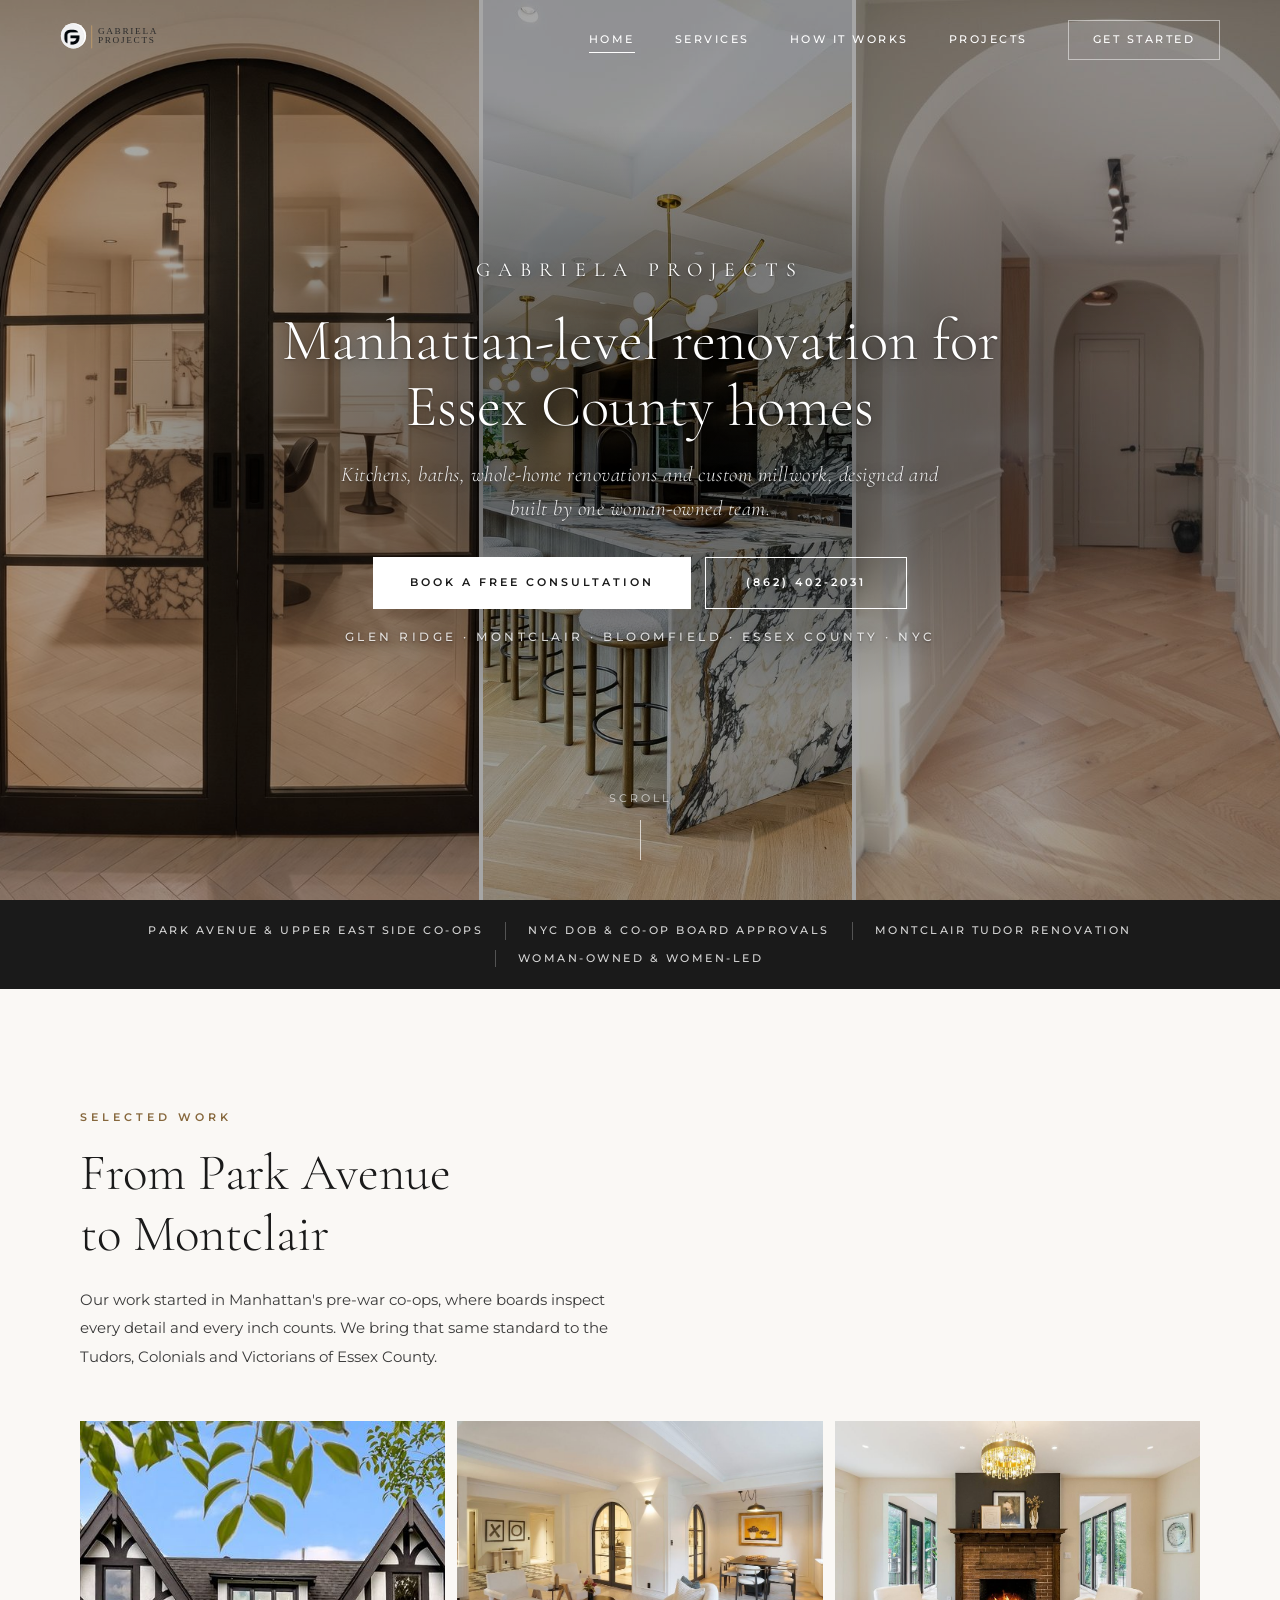
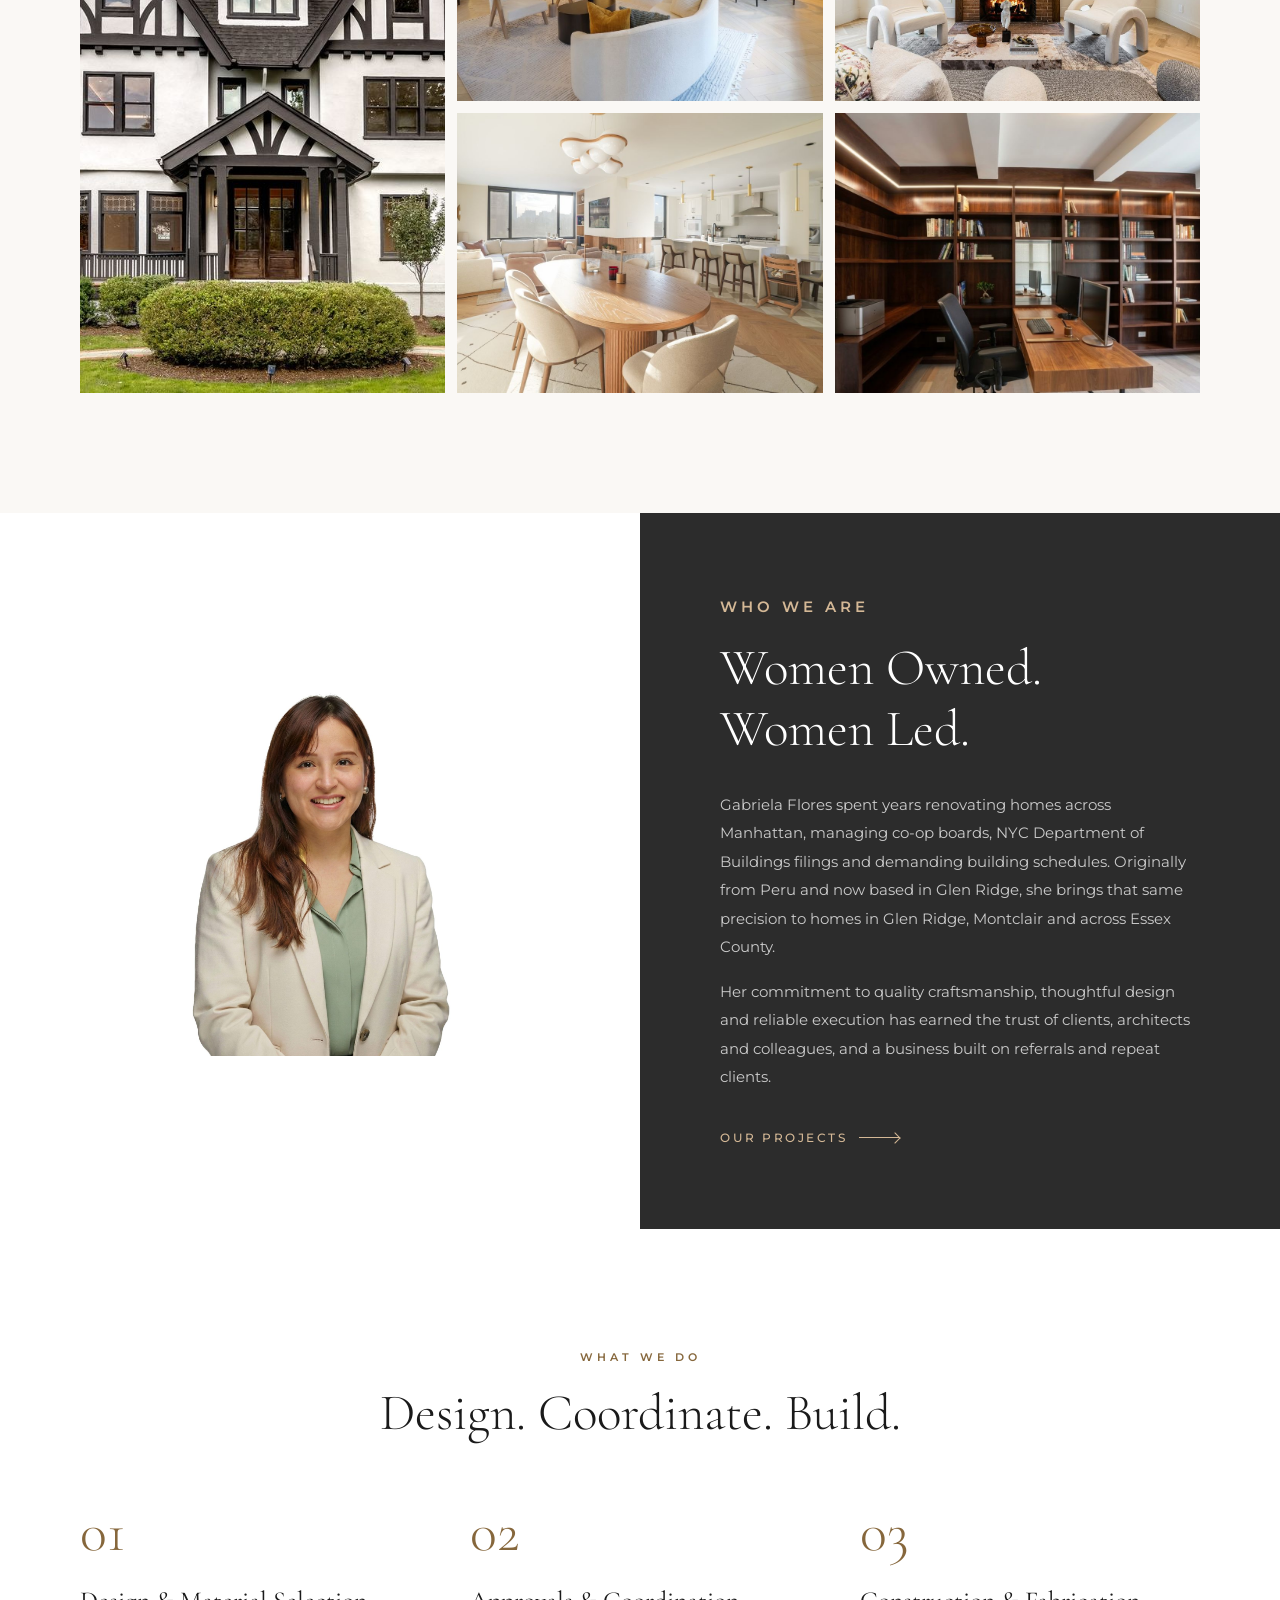
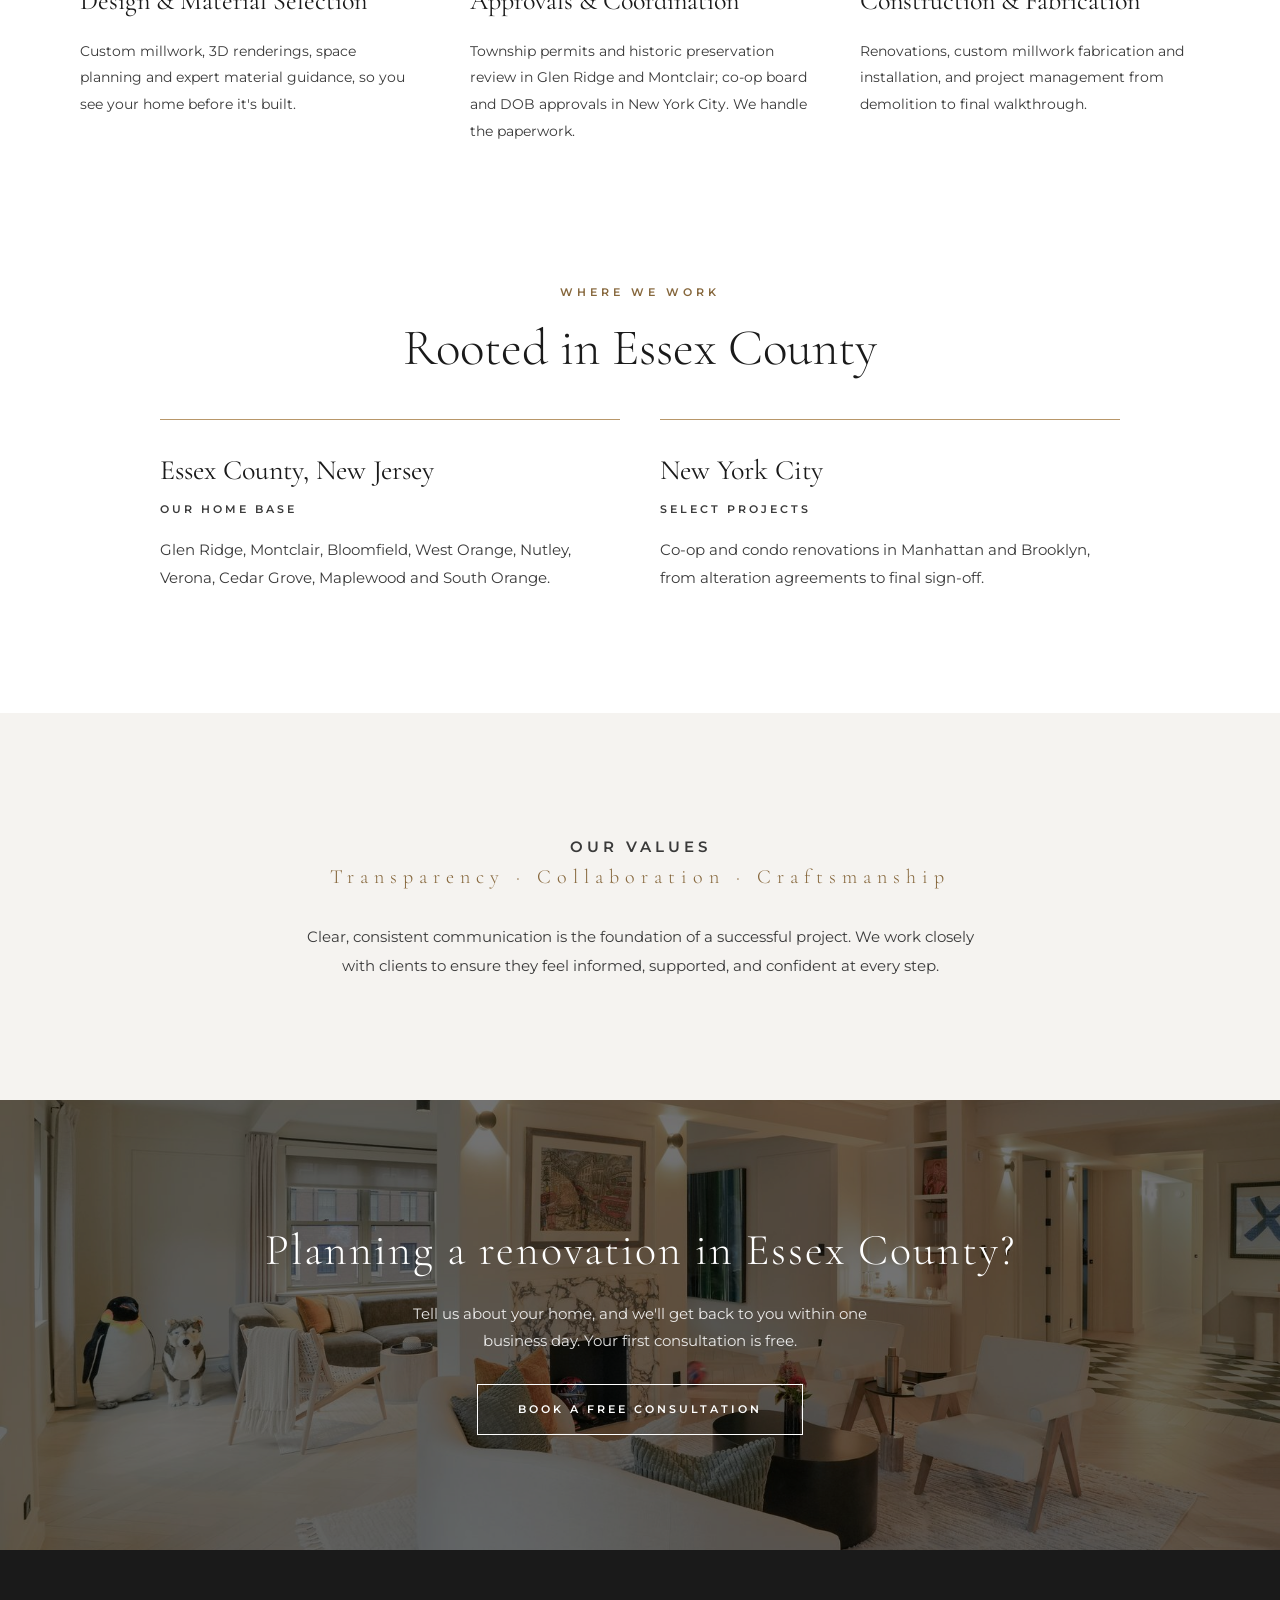
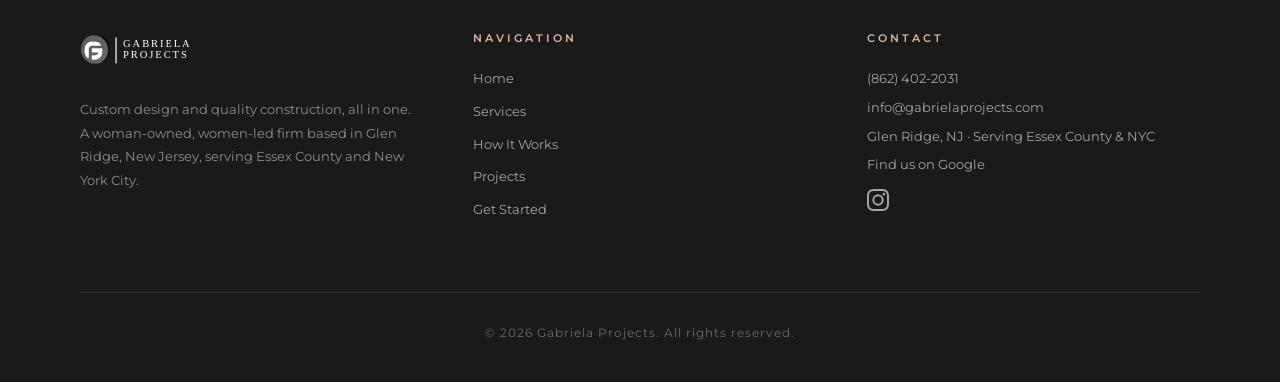
<file: index.html>
<!DOCTYPE html>
<html lang="en">
<head>
  <!-- Google tag (gtag.js) -->
  <script async src="https://www.googletagmanager.com/gtag/js?id=G-ZSTQMN7L34"></script>
  <script>
    window.dataLayer = window.dataLayer || [];
    function gtag(){dataLayer.push(arguments);}
    gtag('js', new Date());

    gtag('config', 'G-ZSTQMN7L34');
  </script>

  <meta charset="UTF-8">
  <meta name="viewport" content="width=device-width, initial-scale=1.0">
  <title>Design-Build Renovation in Montclair &amp; Essex County, NJ | Gabriela Projects</title>
  <meta name="description" content="Woman-owned design-build firm in Glen Ridge, NJ. Manhattan-level design, custom millwork and renovation for homes in Montclair, Glen Ridge and across Essex County.">
  <link rel="canonical" href="https://gabrielaprojects.com/">
  <!-- Open Graph -->
  <meta property="og:title" content="Gabriela Projects | Design-Build Renovation in Essex County, NJ">
  <meta property="og:description" content="Woman-owned design-build firm in Glen Ridge, NJ, serving Essex County and NYC: renovations, custom millwork and tailored design.">
  <meta property="og:image" content="https://gabrielaprojects.com/images/common/og-home.jpg">
  <meta property="og:url" content="https://gabrielaprojects.com/">
  <meta property="og:type" content="website">
  <meta property="og:site_name" content="Gabriela Projects">
  <!-- Twitter Card -->
  <meta name="twitter:card" content="summary_large_image">
  <meta name="twitter:title" content="Gabriela Projects | Design-Build Renovation in Essex County, NJ">
  <meta name="twitter:description" content="Woman-owned design-build firm in Glen Ridge, NJ, serving Essex County and NYC: renovations, custom millwork and tailored design.">
  <meta name="twitter:image" content="https://gabrielaprojects.com/images/common/og-home.jpg">
  <link rel="preconnect" href="https://fonts.googleapis.com">
  <link rel="preconnect" href="https://fonts.gstatic.com" crossorigin>
  <link href="https://fonts.googleapis.com/css2?family=Cormorant+Garamond:ital,wght@0,300;0,400;0,700;1,300;1,400&family=Montserrat:wght@300;400;500;600;700&display=swap" rel="stylesheet">
  <link rel="icon" type="image/svg+xml" href="images/common/favicon.svg">
  <link rel="stylesheet" href="css/style.css?v=22">
</head>
<body class="home">

  <!-- Header -->
  <header class="site-header" id="header">
    <a href="/" class="logo">
      <img src="images/common/logo.svg" alt="Gabriela Projects" class="logo-img">
      <span class="logo-text">GABRIELA PROJECTS</span>
    </a>
    <a href="tel:+18624022031" class="header-phone" aria-label="Call Gabriela Projects at (862) 402-2031">
      <svg xmlns="http://www.w3.org/2000/svg" viewBox="0 0 24 24" width="22" height="22" fill="none" stroke="currentColor" stroke-width="1.6" stroke-linecap="round" stroke-linejoin="round" aria-hidden="true"><path d="M22 16.9v3a2 2 0 0 1-2.2 2 19.8 19.8 0 0 1-8.6-3.1 19.5 19.5 0 0 1-6-6A19.8 19.8 0 0 1 2.1 4.2 2 2 0 0 1 4.1 2h3a2 2 0 0 1 2 1.7c.1.9.4 1.8.7 2.7a2 2 0 0 1-.5 2.1L8 9.8a16 16 0 0 0 6 6l1.3-1.3a2 2 0 0 1 2.1-.4c.9.3 1.8.6 2.7.7a2 2 0 0 1 1.7 2z"/></svg>
    </a>
    <button class="hamburger" id="hamburger" aria-label="Toggle menu">
      <span></span><span></span><span></span>
    </button>
    <nav class="main-nav" id="nav">
      <a href="/" class="active">Home</a>
      <a href="/services">Services</a>
      <a href="/how-it-works">How It Works</a>
      <a href="/projects">Projects</a>
      <a href="/get-started" class="nav-cta">Get Started</a>
    </nav>
  </header>

  <!-- Hero -->
  <section class="hero">
    <div class="hero-bg">
      <img src="images/portfolio/park-avenue/gallery-03.jpg" alt="Park Avenue co-op arched steel-and-glass doors" loading="eager">
      <img src="images/portfolio/montclair-house/after-06.jpg" alt="Montclair, NJ Tudor kitchen with marble waterfall island" loading="eager">
      <img src="images/portfolio/upper-east-side/after-04.jpg" alt="Upper East Side apartment arched entry hallway with herringbone floor" loading="eager">
    </div>
    <div class="hero-overlay"></div>
    <div class="hero-content">
      <p class="hero-brand">Gabriela Projects</p>
      <h1>Manhattan-level renovation for Essex&nbsp;County homes</h1>
      <p class="tagline">Kitchens, baths, whole-home renovations and custom millwork, designed and built by one woman-owned team.</p>
      <div class="hero-actions">
        <a href="/get-started" class="btn-solid">Book a free consultation</a>
        <a href="tel:+18624022031" class="btn-outline">(862) 402-2031</a>
      </div>
      <p class="hero-locations">Glen&nbsp;Ridge &middot; Montclair &middot; Bloomfield &middot; Essex&nbsp;County &middot; NYC</p>
    </div>
    <div class="hero-scroll">
      <span>Scroll</span>
      <div class="line"></div>
    </div>
  </section>

  <!-- Proof Strip -->
  <section class="proof-strip" aria-label="Experience">
    <span>Park Avenue &amp; Upper East Side co-ops</span>
    <span>NYC DOB &amp; co-op board approvals</span>
    <span>Montclair Tudor renovation</span>
    <span>Woman-owned &amp; women-led</span>
  </section>

  <!-- Portfolio Preview -->
  <section class="section portfolio-preview">
    <div class="reveal">
      <p class="section-label">Selected Work</p>
      <h2 class="section-heading">From Park Avenue<br>to Montclair</h2>
      <p class="section-text">Our work started in Manhattan's pre-war co-ops, where boards inspect every detail and every inch counts. We bring that same standard to the Tudors, Colonials and Victorians of Essex County.</p>
    </div>
    <div class="masonry-grid reveal">
      <a href="/projects/montclair-tudor" class="grid-item tall">
        <img src="images/portfolio/montclair-house/after-05.jpg" srcset="images/portfolio/montclair-house/after-05-1100.jpg 1100w, images/portfolio/montclair-house/after-05.jpg 1800w" sizes="(max-width: 768px) 92vw, (max-width: 1024px) 50vw, 33vw" alt="Montclair, NJ Tudor front exterior" loading="lazy">
        <div class="overlay"><span>Montclair House</span></div>
      </a>
      <a href="/projects/park-avenue" class="grid-item">
        <img src="images/portfolio/park-avenue/after-02.jpg" srcset="images/portfolio/park-avenue/after-02-1100.jpg 1100w, images/portfolio/park-avenue/after-02.jpg 1800w" sizes="(max-width: 768px) 92vw, (max-width: 1024px) 50vw, 33vw" alt="Park Avenue co-op living and dining room" loading="lazy">
        <div class="overlay"><span>Park Avenue</span></div>
      </a>
      <a href="/projects/montclair-tudor" class="grid-item">
        <img src="images/portfolio/montclair-house/after-04.jpg" srcset="images/portfolio/montclair-house/after-04-1100.jpg 1100w, images/portfolio/montclair-house/after-04.jpg 1800w" sizes="(max-width: 768px) 92vw, (max-width: 1024px) 50vw, 33vw" alt="Montclair, NJ Tudor living room fireplace" loading="lazy">
        <div class="overlay"><span>Montclair House</span></div>
      </a>
      <a href="/projects/upper-east-side" class="grid-item">
        <img src="images/portfolio/upper-east-side/after-01.jpg" srcset="images/portfolio/upper-east-side/after-01-1100.jpg 1100w, images/portfolio/upper-east-side/after-01.jpg 1800w" sizes="(max-width: 768px) 92vw, (max-width: 1024px) 50vw, 33vw" alt="Upper East Side apartment dining area and open kitchen" loading="lazy">
        <div class="overlay"><span>Upper East Side</span></div>
      </a>
      <a href="/projects#midtown-bookshelves" class="grid-item">
        <img src="images/portfolio/midtown-bookshelves/after-02.jpg" srcset="images/portfolio/midtown-bookshelves/after-02-1100.jpg 1100w, images/portfolio/midtown-bookshelves/after-02.jpg 1347w" sizes="(max-width: 768px) 92vw, (max-width: 1024px) 50vw, 33vw" alt="Midtown Manhattan home office with wraparound lit built-in bookshelves" loading="lazy">
        <div class="overlay"><span>Midtown Bookshelves</span></div>
      </a>
    </div>
  </section>

  <!-- About Split -->
  <section class="about-split">
    <div class="about-image">
      <img src="images/home/home_1.jpg" alt="Gabriela Flores, founder of Gabriela Projects" loading="lazy">
    </div>
    <div class="about-content">
      <div class="reveal">
        <p class="section-label">Who We Are</p>
        <h2 class="section-heading">Women Owned.<br>Women Led.</h2>
        <p>Gabriela Flores spent years renovating homes across Manhattan, managing co-op boards, NYC Department of Buildings filings and demanding building schedules. Originally from Peru and now based in Glen Ridge, she brings that same precision to homes in Glen Ridge, Montclair and across Essex County.</p>
        <p>Her commitment to quality craftsmanship, thoughtful design and reliable execution has earned the trust of clients, architects and colleagues, and a business built on referrals and repeat clients.</p>
        <a href="/projects" class="cta-link">
          Our Projects <span class="arrow"></span>
        </a>
      </div>
    </div>
  </section>

  <!-- Services Preview -->
  <section class="section">
    <div class="reveal" style="text-align:center; margin-bottom: 20px;">
      <p class="section-label">What We Do</p>
      <h2 class="section-heading">Design. Coordinate. Build.</h2>
    </div>
    <div class="services-grid reveal">
      <div class="service-card">
        <div class="number">01</div>
        <h3>Design &amp; Material Selection</h3>
        <p>Custom millwork, 3D renderings, space planning and expert material guidance, so you see your home before it's built.</p>
      </div>
      <div class="service-card">
        <div class="number">02</div>
        <h3>Approvals &amp; Coordination</h3>
        <p>Township permits and historic preservation review in Glen Ridge and Montclair; co-op board and DOB approvals in New York City. We handle the paperwork.</p>
      </div>
      <div class="service-card">
        <div class="number">03</div>
        <h3>Construction &amp; Fabrication</h3>
        <p>Renovations, custom millwork fabrication and installation, and project management from demolition to final walkthrough.</p>
      </div>
    </div>
  </section>

  <!-- Where We Work -->
  <section class="section areas">
    <div class="reveal" style="text-align:center;">
      <p class="section-label">Where We Work</p>
      <h2 class="section-heading">Rooted in Essex County</h2>
    </div>
    <div class="areas-grid reveal">
      <div class="area-card">
        <h3>Essex County, New Jersey</h3>
        <p class="area-note">Our home base</p>
        <p>Glen Ridge, Montclair, Bloomfield, West Orange, Nutley, Verona, Cedar Grove, Maplewood and South Orange.</p>
      </div>
      <div class="area-card">
        <h3>New York City</h3>
        <p class="area-note">Select projects</p>
        <p>Co-op and condo renovations in Manhattan and Brooklyn, from alteration agreements to final sign-off.</p>
      </div>
    </div>
  </section>

  <!-- Values Banner -->
  <section class="section values-banner">
    <div class="reveal">
      <p class="section-label">Our Values</p>
      <div class="values-words">Transparency &middot; Collaboration &middot; Craftsmanship</div>
      <p>Clear, consistent communication is the foundation of a successful project. We work closely with clients to ensure they feel informed, supported, and confident at every step.</p>
    </div>
  </section>

  <!-- CTA Section -->
  <section class="cta-section">
    <img src="images/portfolio/park-avenue/after-01.jpg" alt="Park Avenue co-op living room" loading="lazy">
    <div class="overlay"></div>
    <div class="cta-content reveal">
      <h2>Planning a renovation in Essex County?</h2>
      <p>Tell us about your home, and we'll get back to you within one business day. Your first consultation is free.</p>
      <a href="/get-started" class="btn-outline">Book a free consultation</a>
    </div>
  </section>

  <!-- Footer -->
  <footer class="site-footer">
    <div class="footer-top">
      <div class="footer-brand">
        <img src="images/common/logo-white.svg" alt="Gabriela Projects" class="footer-logo">
        <p>Custom design and quality construction, all in one. A woman-owned, women-led firm based in Glen Ridge, New Jersey, serving Essex County and New York City.</p>
      </div>
      <div class="footer-links">
        <h4>Navigation</h4>
        <a href="/">Home</a>
        <a href="/services">Services</a>
        <a href="/how-it-works">How It Works</a>
        <a href="/projects">Projects</a>
        <a href="/get-started">Get Started</a>
      </div>
      <div class="footer-contact">
        <h4>Contact</h4>
        <p><a href="tel:+18624022031">(862) 402-2031</a></p>
        <p><a href="mailto:info@gabrielaprojects.com">info@gabrielaprojects.com</a></p>
        <p>Glen Ridge, NJ &middot; Serving Essex County &amp; NYC</p>
        <p><a href="https://www.google.com/maps/search/?api=1&amp;query=Gabriela%20Projects&amp;query_place_id=ChIJV9o5SZi7KCYRHaxZRhk0vlA" target="_blank" rel="noopener">Find us on Google</a></p>
        <div class="social-links">
          <a href="https://www.instagram.com/gabrielaprojects/" target="_blank" rel="noopener" class="social-icon" aria-label="Follow us on Instagram">
            <svg xmlns="http://www.w3.org/2000/svg" viewBox="0 0 24 24" fill="currentColor" width="22" height="22">
              <path d="M12 2.163c3.204 0 3.584.012 4.85.07 3.252.148 4.771 1.691 4.919 4.919.058 1.265.069 1.645.069 4.849 0 3.205-.012 3.584-.069 4.849-.149 3.225-1.664 4.771-4.919 4.919-1.266.058-1.644.07-4.85.07-3.204 0-3.584-.012-4.849-.07-3.26-.149-4.771-1.699-4.919-4.92-.058-1.265-.07-1.644-.07-4.849 0-3.204.013-3.583.07-4.849.149-3.227 1.664-4.771 4.919-4.919 1.266-.057 1.645-.069 4.849-.069zM12 0C8.741 0 8.333.014 7.053.072 2.695.272.273 2.69.073 7.052.014 8.333 0 8.741 0 12c0 3.259.014 3.668.072 4.948.2 4.358 2.618 6.78 6.98 6.98C8.333 23.986 8.741 24 12 24c3.259 0 3.668-.014 4.948-.072 4.354-.2 6.782-2.618 6.979-6.98.059-1.28.073-1.689.073-4.948 0-3.259-.014-3.667-.072-4.947-.196-4.354-2.617-6.78-6.979-6.98C15.668.014 15.259 0 12 0zm0 5.838a6.162 6.162 0 100 12.324 6.162 6.162 0 000-12.324zM12 16a4 4 0 110-8 4 4 0 010 8zm6.406-11.845a1.44 1.44 0 100 2.881 1.44 1.44 0 000-2.881z"/>
            </svg>
          </a>
        </div>
      </div>
    </div>
    <div class="footer-bottom">
      &copy; 2026 Gabriela Projects. All rights reserved.
    </div>
  </footer>

  <script src="js/main.js?v=14"></script>

  <!-- STRUCTURED DATA: generated by tools/make-structured-data.py, edit that script instead -->
  <script type="application/ld+json">
{
  "@context": "https://schema.org",
  "@graph": [
    {
      "@type": "HomeAndConstructionBusiness",
      "@id": "https://gabrielaprojects.com/#business",
      "name": "Gabriela Projects",
      "description": "Woman-owned design-build firm based in Glen Ridge, New Jersey, serving Essex County and New York City, specializing in full renovations, custom millwork and construction.",
      "url": "https://gabrielaprojects.com/",
      "telephone": "+1-862-402-2031",
      "email": "info@gabrielaprojects.com",
      "logo": "https://gabrielaprojects.com/images/common/logo.svg",
      "image": "https://gabrielaprojects.com/images/common/og-home.jpg",
      "priceRange": "$$$$",
      "address": {
        "@type": "PostalAddress",
        "addressLocality": "Glen Ridge",
        "addressRegion": "NJ",
        "postalCode": "07028",
        "addressCountry": "US"
      },
      "hasMap": "https://www.google.com/maps/search/?api=1&query=Gabriela%20Projects&query_place_id=ChIJV9o5SZi7KCYRHaxZRhk0vlA",
      "sameAs": [
        "https://www.instagram.com/gabrielaprojects/",
        "https://www.google.com/maps/search/?api=1&query=Gabriela%20Projects&query_place_id=ChIJV9o5SZi7KCYRHaxZRhk0vlA"
      ],
      "openingHoursSpecification": [
        {
          "@type": "OpeningHoursSpecification",
          "dayOfWeek": [
            "Monday",
            "Tuesday",
            "Wednesday",
            "Thursday",
            "Friday"
          ],
          "opens": "09:00",
          "closes": "17:00"
        }
      ],
      "founder": {
        "@type": "Person",
        "name": "Gabriela Flores"
      },
      "areaServed": [
        {
          "@type": "City",
          "name": "Glen Ridge, NJ"
        },
        {
          "@type": "City",
          "name": "Montclair, NJ"
        },
        {
          "@type": "City",
          "name": "Bloomfield, NJ"
        },
        {
          "@type": "City",
          "name": "West Orange, NJ"
        },
        {
          "@type": "City",
          "name": "Nutley, NJ"
        },
        {
          "@type": "City",
          "name": "Verona, NJ"
        },
        {
          "@type": "City",
          "name": "Cedar Grove, NJ"
        },
        {
          "@type": "City",
          "name": "Caldwell, NJ"
        },
        {
          "@type": "City",
          "name": "Maplewood, NJ"
        },
        {
          "@type": "City",
          "name": "South Orange, NJ"
        },
        {
          "@type": "City",
          "name": "Livingston, NJ"
        },
        {
          "@type": "City",
          "name": "Belleville, NJ"
        },
        {
          "@type": "AdministrativeArea",
          "name": "Essex County, New Jersey"
        },
        {
          "@type": "City",
          "name": "New York, NY"
        }
      ],
      "knowsAbout": [
        "Custom Millwork",
        "Renovations",
        "Interior Design",
        "Construction",
        "Kitchen Remodeling",
        "Bathroom Remodeling",
        "Co-op Renovations",
        "Historic Home Renovation"
      ]
    },
    {
      "@type": "WebPage",
      "@id": "https://gabrielaprojects.com/#webpage",
      "url": "https://gabrielaprojects.com/",
      "name": "Design-Build Renovation in Montclair & Essex County, NJ | Gabriela Projects",
      "isPartOf": {
        "@id": "https://gabrielaprojects.com/#website"
      },
      "about": {
        "@id": "https://gabrielaprojects.com/#business"
      }
    },
    {
      "@type": "WebSite",
      "@id": "https://gabrielaprojects.com/#website",
      "url": "https://gabrielaprojects.com/",
      "name": "Gabriela Projects",
      "publisher": {
        "@id": "https://gabrielaprojects.com/#business"
      }
    }
  ]
}
  </script>
  <!-- /STRUCTURED DATA -->
</body>
</html>
</file>
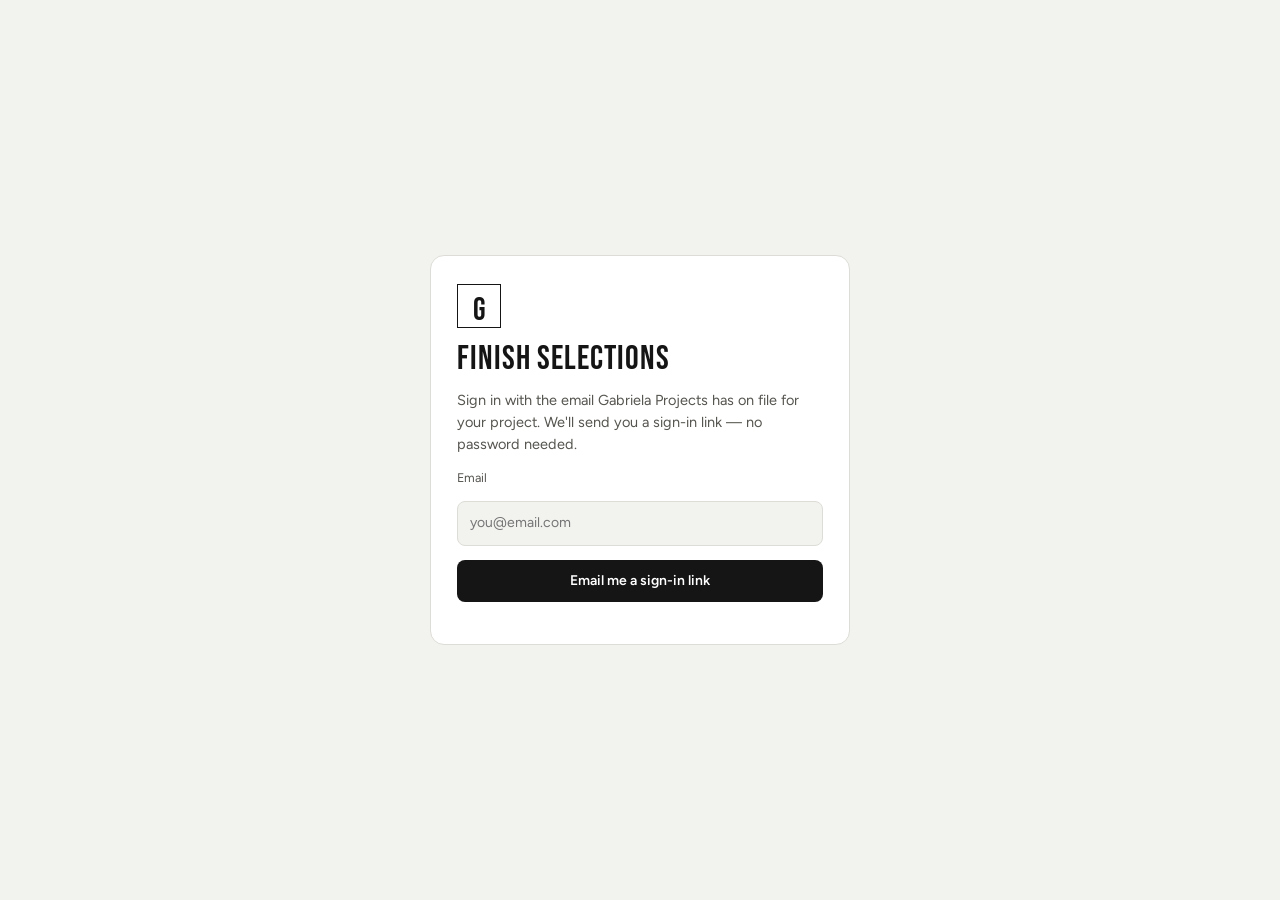
<file: selections/index.html>
<!DOCTYPE html>
<html lang="en">
<head>
<meta charset="UTF-8">
<meta name="viewport" content="width=device-width,initial-scale=1,viewport-fit=cover">
<meta name="robots" content="noindex, nofollow">
<link rel="icon" type="image/svg+xml" href="/images/common/favicon.svg">
<title>Gabriela Projects Selections</title>
<link rel="preconnect" href="https://fonts.googleapis.com">
<link rel="preconnect" href="https://fonts.gstatic.com" crossorigin>
<link rel="stylesheet" href="https://fonts.googleapis.com/css2?family=Bebas+Neue&family=Figtree:wght@400;500;600;700&family=Lora:ital,wght@1,400;1,500&display=swap">
<style>
:root{
  --bg:#F2F2EF; --surface:#FFFFFF; --sunk:#E8E8E4; --stage:#E4E3DE; --ink:#151515; --ink2:#55544F; --ink3:#8A8983; --line:#DDDCD6;
  --band:#151515; --band-ink:#F4F4F1; --band-ink2:#A9A8A2;
  --accent:#8C6A2F; --accent-ink:#FFFFFF; --accent-soft:#F1E9DA;
  --ok:#2E7650; --okbg:#E3F0E8; --warn:#B07A14;
  --display:"Bebas Neue",Impact,"Arial Narrow",sans-serif;
  --serif:"Lora",Georgia,serif;
  --sans:"Figtree",-apple-system,"Segoe UI",Roboto,sans-serif;
}
@media (prefers-color-scheme: dark){
  :root:not([data-theme="light"]){
    color-scheme:dark;
    --bg:#121211; --surface:#1C1C1B; --sunk:#262624; --stage:#2A2A27; --ink:#EDECE8; --ink2:#B3B2AC; --ink3:#7F7E78; --line:#31302D;
    --band:#000; --band-ink:#F4F4F1; --band-ink2:#8F8E88;
    --accent:#C9A15E; --accent-ink:#161310; --accent-soft:#2E2618;
    --ok:#6CC293; --okbg:#1B2E23; --warn:#E0AE55;
  }
}
:root[data-theme="dark"]{
  color-scheme:dark;
  --bg:#121211; --surface:#1C1C1B; --sunk:#262624; --stage:#2A2A27; --ink:#EDECE8; --ink2:#B3B2AC; --ink3:#7F7E78; --line:#31302D;
  --band:#000; --band-ink:#F4F4F1; --band-ink2:#8F8E88;
  --accent:#C9A15E; --accent-ink:#161310; --accent-soft:#2E2618;
  --ok:#6CC293; --okbg:#1B2E23; --warn:#E0AE55;
}
*{box-sizing:border-box}
body{background:var(--bg);color:var(--ink);font-family:var(--sans);font-size:14px;line-height:1.45;-webkit-font-smoothing:antialiased}
button,input,select,textarea{font:inherit;color:inherit}
:focus-visible{outline:2px solid var(--accent);outline-offset:2px}
a{color:var(--accent)}

.band{background:var(--band);color:var(--band-ink)}
.band-in{max-width:1360px;margin:0 auto;padding:12px 16px;display:flex;align-items:center;gap:14px;flex-wrap:wrap}
.brand{display:flex;align-items:center;gap:12px;margin-right:auto;min-width:0}
.gmark{width:38px;height:38px;border:1.5px solid var(--band-ink);display:grid;place-items:center;font-family:var(--display);font-size:28px;line-height:1;padding-top:3px;flex:none}
.brand-t{display:flex;flex-direction:column}
.brand-t b{font-family:var(--display);font-weight:400;font-size:20px;letter-spacing:.08em;line-height:1}
.brand-t i{font-family:var(--serif);font-size:13px;color:var(--band-ink2)}
.band select{background:transparent;border:1px solid #3a3a37;color:var(--band-ink);border-radius:6px;padding:7px 10px;max-width:260px}
.band select option{color:#151515;background:#fff}
.band label{font-size:11px;letter-spacing:.08em;text-transform:uppercase;color:var(--band-ink2);display:flex;align-items:center;gap:8px}

main{max-width:1360px;margin:0 auto;padding-inline:16px;padding-block:18px 60px;display:flex;flex-direction:column;gap:16px}
.banner{background:var(--accent-soft);border:1px solid var(--line);border-radius:8px;padding:10px 14px;font-size:13px}

.phead{display:flex;flex-wrap:wrap;gap:8px 20px;align-items:flex-end;justify-content:space-between}
.phead h1{font-family:var(--display);font-weight:400;font-size:clamp(30px,4.4vw,46px);letter-spacing:.02em;line-height:.95;margin:0;text-wrap:balance}
.phead .sub{font-family:var(--serif);font-style:italic;color:var(--ink2);font-size:15px;margin-top:4px}
.acts{display:flex;gap:8px;flex-wrap:wrap}
.views{display:inline-flex;border:1px solid var(--line);border-radius:9px;overflow:hidden;background:var(--surface);align-self:flex-start}
.views button{border:0;background:none;padding:8px 16px;cursor:pointer;color:var(--ink2);font-weight:600}
.views button[aria-selected="true"]{background:var(--ink);color:var(--bg)}
.tabs{display:flex;gap:2px;flex-wrap:wrap;border-bottom:1px solid var(--line)}
.tab{border:0;background:none;padding:10px 12px 9px;cursor:pointer;color:var(--ink2);font-weight:600;border-bottom:2px solid transparent;margin-bottom:-1px;display:flex;align-items:center;gap:8px}
.tab[aria-selected="true"]{color:var(--ink);border-bottom-color:var(--ink)}
.tab .dot{width:7px;height:7px;border-radius:50%;background:var(--warn)}
.tab .dot.ok{background:var(--ok)} .tab .dot.none{background:var(--line)}
.tab.add{color:var(--accent)}

.stage{display:grid;grid-template-columns:minmax(0,1.2fr) minmax(340px,1fr);gap:28px;align-items:start}
.viz{position:sticky;top:calc(12px + env(safe-area-inset-top,0px));display:flex;flex-direction:column;gap:12px}
.canvas{background:var(--stage);border-radius:14px;position:relative;overflow:hidden}
.canvas svg{display:block;width:100%;height:auto;max-height:calc(100vh - 250px);margin:0 auto}
.canvas .rname{position:absolute;left:16px;top:12px;font-family:var(--serif);font-style:italic;font-size:20px;color:var(--ink)}
.canvas .hint{position:absolute;right:14px;bottom:10px;font-size:11.5px;color:var(--ink3)}
.turn{position:absolute;right:12px;top:10px;display:flex;align-items:center;gap:2px;background:var(--surface);border:1px solid var(--line);border-radius:99px;padding:2px}
.tbtn{border:0;background:transparent;width:32px;height:32px;border-radius:50%;cursor:pointer;font-size:17px;line-height:1;color:var(--ink);display:grid;place-items:center}
.tbtn:hover{background:var(--accent-soft);color:var(--accent)}
.tlbl{font-size:11.5px;font-weight:600;color:var(--ink2);padding:0 4px;white-space:nowrap}
.iso .s{transition:opacity .18s}
.iso.focusing .s:not(.on){opacity:.5}
.iso .s[data-slot]{cursor:pointer}
.summary{background:var(--surface);border:1px solid var(--line);border-radius:12px;padding:14px 16px;display:flex;flex-direction:column;gap:12px}
.chips{display:flex;flex-wrap:wrap;gap:7px 16px}
.chipf{display:flex;align-items:center;gap:7px;font-size:12.5px;color:var(--ink2);border:0;background:none;padding:0;cursor:pointer;text-align:left}
.chipf .sw{width:16px;height:16px;border-radius:4px;border:1px solid rgba(0,0,0,.18);flex:none}
.chipf b{color:var(--ink);font-weight:600}
.approve{display:flex;align-items:center;gap:10px;flex-wrap:wrap;border-top:1px solid var(--line);padding-top:12px}
.approve .tot{margin-right:auto;font-size:13px;color:var(--ink2)}
.approve .tot b{font-family:var(--display);font-size:24px;font-weight:400;color:var(--ink);letter-spacing:.02em;margin-left:4px}
.approve .wait{font-size:13px;color:var(--ink2)}
.stamp{display:inline-flex;align-items:center;gap:6px;background:var(--okbg);color:var(--ok);font-weight:700;padding:7px 12px;border-radius:99px;font-size:13px}
.refs{display:flex;gap:8px;overflow-x:auto;padding-bottom:2px}
.refs button{flex:none;border:1px solid var(--line);border-radius:8px;padding:0;overflow:hidden;cursor:zoom-in;background:var(--sunk);height:84px}
.refs img{height:100%;width:auto;display:block}

.picks{display:flex;flex-direction:column;gap:22px}
.slot{display:flex;flex-direction:column;gap:10px;scroll-margin-top:16px;border-radius:12px;transition:background .3s,box-shadow .3s}
.slot.flash{background:var(--accent-soft);box-shadow:0 0 0 8px var(--accent-soft)}
.slot-h{display:flex;align-items:baseline;gap:6px 10px;flex-wrap:wrap}
.slot-h h3,.sec-h{margin:0;font-family:var(--display);font-weight:400;font-size:22px;letter-spacing:.04em;line-height:1}
.slot-h .cur{font-family:var(--serif);font-style:italic;color:var(--ink2);font-size:14px}
.slot-h .edit{margin-left:auto}
.opts{display:grid;grid-template-columns:repeat(auto-fill,minmax(124px,1fr));gap:10px}
.opt{border:1.5px solid var(--line);background:var(--surface);border-radius:10px;padding:0;overflow:hidden;cursor:pointer;text-align:left;display:flex;flex-direction:column;transition:border-color .15s}
.opt:hover:not(:disabled){border-color:var(--ink3)}
.opt[aria-pressed="true"]{border-color:var(--ink);box-shadow:0 0 0 1.5px var(--ink)}
.opt:disabled{cursor:default}
.opt .thumb{aspect-ratio:1/1;max-width:100%;position:relative;background:var(--sunk)}
.opt .thumb svg,.opt .thumb img{width:100%;height:100%;display:block;object-fit:cover}
.opt .check{position:absolute;top:7px;right:7px;width:22px;height:22px;border-radius:50%;background:var(--ink);color:var(--bg);display:grid;place-items:center;font-size:13px;font-weight:700}
.opt .meta{padding:8px 10px 10px;display:flex;flex-direction:column;gap:2px}
.opt .n{font-weight:600;font-size:13px;line-height:1.25;display:-webkit-box;-webkit-line-clamp:3;-webkit-box-orient:vertical;overflow:hidden}
.opt .d{font-size:12px;color:var(--ink2);line-height:1.3}
.opt .p{font-size:12px;font-weight:600;color:var(--ink3);margin-top:3px}
.opt .st{font-size:10.5px;font-weight:700;letter-spacing:.05em;text-transform:uppercase;color:var(--ink3);margin-top:2px}
.lpick{display:grid;grid-template-columns:repeat(auto-fill,minmax(150px,1fr));gap:10px}
.lpick button{border:1.5px solid var(--line);border-radius:10px;background:var(--stage);padding:8px;cursor:pointer;display:flex;flex-direction:column;gap:4px;align-items:center;font-weight:600;font-size:12.5px;color:var(--ink)}
.lpick button[aria-pressed="true"]{border-color:var(--ink);box-shadow:0 0 0 1.5px var(--ink)}
.lpick svg{width:100%;height:auto}
.opt .p.up{color:var(--accent)}
.slot-h .catb{margin-left:auto} .slot-h .catb + .edit{margin-left:0}
.catf{display:flex;flex-wrap:wrap;gap:6px}
.catf .btn[aria-pressed="true"]{background:var(--ink);color:var(--bg);border-color:var(--ink)}
.catg{margin:6px 0 0;font-size:11px;letter-spacing:.09em;text-transform:uppercase;color:var(--ink3);font-weight:700}
.link{font-size:12.5px;color:var(--accent);font-weight:600}
.opt .vlink{font-size:12px;font-weight:600;color:var(--accent);text-decoration:underline;margin-top:4px;align-self:flex-start;cursor:pointer}

.speclist{display:flex;flex-direction:column;border:1px solid var(--line);border-radius:12px;background:var(--surface);overflow:hidden}
.speclist .grp{padding:8px 14px;font-size:11px;letter-spacing:.09em;text-transform:uppercase;color:var(--ink3);font-weight:700;background:var(--sunk)}
.si{display:grid;grid-template-columns:130px 1fr auto;gap:4px 14px;padding:10px 14px;border-top:1px solid var(--line);align-items:baseline;text-align:left;background:none;border-left:0;border-right:0;border-bottom:0;width:100%}
.si.click{cursor:pointer}.si.click:hover{background:var(--accent-soft)}
.si .loc{font-size:12.5px;color:var(--ink2);font-weight:600}
.si .nm{font-size:13.5px;overflow-wrap:anywhere}
.si .nm small{display:block;color:var(--ink2);font-size:12px}
.si .q{font-size:12px;color:var(--ink3);white-space:nowrap}
.muted{color:var(--ink3);font-style:italic}
@media (max-width:560px){.si{grid-template-columns:1fr auto}.si .loc{grid-column:1/-1}}

.toolbar{display:flex;gap:10px;flex-wrap:wrap;align-items:center}
.seg{display:inline-flex;border:1px solid var(--line);border-radius:8px;overflow:hidden;background:var(--surface)}
.seg button{border:0;background:transparent;padding:7px 12px;cursor:pointer;color:var(--ink2);font-weight:500}
.seg button[aria-pressed="true"]{background:var(--ink);color:var(--bg)}
.toolbar input[type=search]{background:var(--surface);border:1px solid var(--line);border-radius:8px;padding:7px 10px;flex:1 1 160px;max-width:280px;min-width:0}
.tablewrap{overflow-x:auto;border:1px solid var(--line);border-radius:12px;background:var(--surface)}
table{border-collapse:collapse;width:100%;font-size:13px}
th,td{padding:9px 10px;border-bottom:1px solid var(--line);text-align:left;vertical-align:top}
th{font-size:10.5px;letter-spacing:.08em;text-transform:uppercase;color:var(--ink3);font-weight:700;background:var(--sunk);white-space:nowrap}
td{min-width:90px}
td.w{min-width:220px}
tbody tr.row{cursor:pointer}
tbody tr.row:hover td{background:var(--accent-soft)}
tr.g td{background:var(--bg);font-family:var(--display);font-size:19px;letter-spacing:.05em;cursor:default;padding-top:14px}
.sw-i{display:inline-block;width:12px;height:12px;border-radius:3px;border:1px solid rgba(0,0,0,.2);vertical-align:-1px;margin-right:6px}
.tag{font-size:10.5px;font-weight:700;letter-spacing:.06em;text-transform:uppercase;color:var(--accent);margin-left:6px;white-space:nowrap}

.plans{display:grid;grid-template-columns:repeat(auto-fill,minmax(280px,1fr));gap:16px;align-items:start}
.plan{background:var(--surface);border:1px solid var(--line);border-radius:12px;overflow:hidden;display:flex;flex-direction:column}
.plan button.img{border:0;padding:0;background:var(--sunk);cursor:zoom-in;aspect-ratio:4/3;max-width:100%;display:block;width:100%}
.plan img{width:100%;height:100%;object-fit:contain;display:block;background:#fff}
.plan .pb{padding:12px 14px;display:flex;flex-direction:column;gap:6px}
.plan h4{margin:0;font-family:var(--display);font-weight:400;font-size:21px;letter-spacing:.04em;line-height:1}
.plan .rt{font-size:11px;letter-spacing:.08em;text-transform:uppercase;color:var(--accent);font-weight:700}
.plan p{margin:0;font-size:13px;color:var(--ink2);white-space:pre-line}

.btn{border:1px solid var(--line);background:var(--surface);border-radius:8px;padding:8px 14px;cursor:pointer;font-weight:600;display:inline-flex;align-items:center;gap:6px;white-space:nowrap}
.btn:hover{border-color:var(--ink3)}
.btn.primary{background:var(--ink);border-color:var(--ink);color:var(--bg)}
.btn.accent{background:var(--accent);border-color:var(--accent);color:var(--accent-ink)}
.btn.ghost{background:transparent;border-color:transparent;color:var(--ink2)}
.btn.danger{color:#B03A2A;border-color:#B03A2A;background:transparent}
.btn.sm{padding:5px 10px;font-size:12.5px}
.btn:disabled{opacity:.5;cursor:not-allowed}

.empty{padding:40px 20px;text-align:center;color:var(--ink2);border:1.5px dashed var(--line);border-radius:12px;display:flex;flex-direction:column;align-items:center;gap:12px}
.empty h3{font-family:var(--display);font-weight:400;font-size:28px;margin:0;letter-spacing:.03em;color:var(--ink)}

.scrim{position:fixed;inset:0;background:rgba(10,10,10,.45);z-index:20}
.drawer{position:fixed;top:0;right:0;bottom:0;width:min(620px,100%);background:var(--surface);z-index:21;display:flex;flex-direction:column;box-shadow:-10px 0 40px rgba(0,0,0,.2);padding-top:env(safe-area-inset-top,0px);padding-bottom:env(safe-area-inset-bottom,0px)}
.dhead{display:flex;align-items:center;gap:10px;padding:14px 18px;border-bottom:1px solid var(--line)}
.dhead h3{font-family:var(--display);font-weight:400;font-size:26px;letter-spacing:.03em;margin:0;margin-right:auto;line-height:1}
.dbody{overflow-y:auto;padding:18px;display:flex;flex-direction:column;gap:14px;flex:1}
.dbody>*{flex:none}
.dbody p{margin:0;color:var(--ink2)}
.dfoot{display:flex;gap:8px;padding:12px 18px;border-top:1px solid var(--line);flex-wrap:wrap;align-items:center}
.sp{flex:1}
.orow{border:1px solid var(--line);border-radius:10px;padding:12px;display:grid;grid-template-columns:84px 1fr;gap:12px}
.orow .thumb{width:84px;height:84px;border-radius:8px;overflow:hidden;background:var(--sunk)}
.dropzone{position:relative;cursor:copy;outline-offset:2px}
.dropzone .dz-hint{position:absolute;left:0;right:0;bottom:0;font-size:9.5px;font-weight:700;text-align:center;padding:3px 2px;background:rgba(20,20,20,.62);color:#fff;opacity:0;transition:opacity .15s}
.dropzone:hover .dz-hint,.dropzone:focus .dz-hint,.dropzone.over .dz-hint{opacity:1}
.dropzone.over,.dropzone:focus{box-shadow:0 0 0 2px var(--accent)}
.orow .thumb svg,.orow .thumb img{width:100%;height:100%;display:block;object-fit:cover}
.ofields{display:grid;grid-template-columns:repeat(6,1fr);gap:8px 10px;min-width:0}
.f{display:flex;flex-direction:column;gap:3px;grid-column:span 3;min-width:0}
.f.w6{grid-column:span 6}.f.w2{grid-column:span 2}
.f label{font-size:11.5px;color:var(--ink2);font-weight:500}
.f input,.f select,.f textarea{background:var(--bg);border:1px solid var(--line);border-radius:7px;padding:7px 9px;width:100%;min-width:0}
.f textarea{min-height:70px;resize:vertical}
.f input[type=color]{padding:2px;height:34px}
details.more{grid-column:1/-1}
details.more summary{cursor:pointer;font-size:12.5px;font-weight:600;color:var(--accent);padding:4px 0}
details.more .ofields{margin-top:8px}
.oacts{grid-column:1/-1;display:flex;gap:8px;flex-wrap:wrap;align-items:center}
.confirm{display:flex;align-items:center;gap:8px;flex-wrap:wrap;font-size:13px;color:#B03A2A}
.typepick{display:grid;grid-template-columns:repeat(3,1fr);gap:10px}
.typepick button{border:1.5px solid var(--line);border-radius:10px;background:var(--stage);padding:8px;cursor:pointer;display:flex;flex-direction:column;gap:4px;align-items:center;font-weight:600;font-size:13px}
.typepick button[aria-pressed="true"]{border-color:var(--ink);box-shadow:0 0 0 1.5px var(--ink)}
.typepick svg{width:100%;height:auto}
.typepick .gen{aspect-ratio:4/3;width:100%;display:grid;place-items:center;font-family:var(--display);font-size:22px;color:var(--ink3)}
.chk{display:flex;gap:8px;align-items:center;font-size:13px}

.lb{position:fixed;inset:0;z-index:30;background:rgba(8,8,8,.92);display:flex;flex-direction:column;padding:calc(12px + env(safe-area-inset-top,0px)) 16px calc(12px + env(safe-area-inset-bottom,0px))}
.lb-top{display:flex;align-items:center;gap:10px;color:#f4f4f1}
.lb-top h3{margin:0 auto 0 0;font-family:var(--display);font-weight:400;font-size:24px;letter-spacing:.04em}
.lb-top .btn{background:transparent;color:#f4f4f1;border-color:#444}
.lb-img{flex:1;min-height:0;display:flex;align-items:center;justify-content:center;padding:10px 0}
.lb-img img{max-width:100%;max-height:100%;object-fit:contain;background:#fff;border-radius:4px}
.lb-notes{color:#d8d7d2;font-size:13.5px;white-space:pre-line;max-height:22vh;overflow:auto;max-width:900px;margin:0 auto;width:100%}

.drawer.wide{width:min(1180px,100%)}
.le{gap:12px}
.le-top{grid-template-columns:repeat(8,1fr)}
.le-add{display:flex;flex-wrap:wrap;gap:6px}
.chipbtn{border:1px solid var(--line);background:var(--surface);border-radius:99px;padding:5px 11px;font-size:12.5px;font-weight:600;cursor:pointer;color:var(--ink2)}
.chipbtn:hover{border-color:var(--accent);color:var(--accent)}
.le-main{display:grid;grid-template-columns:minmax(0,1.1fr) minmax(0,1fr);gap:16px;align-items:start}
.le-plan{background:var(--sunk);border-radius:10px;padding:6px}
.le-plan svg{width:100%;height:auto;max-height:62vh;display:block;user-select:none}
.le-iso{background:var(--stage);border-radius:10px;position:relative}
.le-iso .turn{top:8px;right:8px}
.le-iso svg{width:100%;height:auto;max-height:36vh;display:block}
.le-side{display:flex;flex-direction:column;gap:12px}
.le-insp-h{display:flex;align-items:center;gap:6px;flex-wrap:wrap;margin-bottom:8px}
.le-hint{font-size:12.5px;color:var(--ink3)!important}
.pl-floor{fill:var(--surface)} .pl-grid{stroke:var(--line);stroke-width:.3} .pl-wall{fill:var(--ink)} .pl-open{fill:none;stroke:var(--ink3);stroke-width:.6;stroke-dasharray:3 3}
.pl-dim{font:600 6px var(--sans);fill:var(--ink2)} .pl-lbl{font-family:var(--sans);font-weight:600;fill:var(--ink);pointer-events:none}
.pl-swing{fill:none;stroke:var(--ink3);stroke-width:.5;stroke-dasharray:2 2}
.pi{cursor:grab} .pi.sel rect{stroke:var(--accent)!important}
.rot-h{cursor:pointer} .rot-h circle{fill:var(--accent)} .rot-h path{stroke:#fff;stroke-linecap:round;stroke-linejoin:round} .rot-h:hover circle{filter:brightness(1.12)}
.rh{cursor:pointer} .rh-hit{fill:var(--accent);opacity:.18} .rh-arrow{fill:var(--accent)} .rh:hover .rh-hit{opacity:.35}
.pl-dimsel{font:700 5px var(--sans);fill:var(--accent);pointer-events:none}
.stp{display:flex;align-items:stretch;gap:0;border:1px solid var(--line);border-radius:7px;overflow:hidden;background:var(--bg)}
.stp input{border:0!important;border-radius:0!important;text-align:center;flex:1;min-width:0}
.stpb{border:0;background:var(--sunk);color:var(--ink2);width:30px;flex:none;cursor:pointer;font-size:11px;touch-action:manipulation;user-select:none}
.stpb:hover{background:var(--accent-soft);color:var(--accent)}
@media (max-width:860px){ .le-main{grid-template-columns:1fr} .le-top{grid-template-columns:repeat(4,1fr)} }
.toast{position:fixed;left:50%;bottom:calc(20px + env(safe-area-inset-bottom,0px));transform:translateX(-50%);background:var(--ink);color:var(--bg);padding:10px 16px;border-radius:8px;z-index:40;font-weight:500;max-width:calc(100% - 32px)}
.loading{padding:60px 0;text-align:center;color:var(--ink3);font-family:var(--serif);font-style:italic;font-size:16px}

@media (max-width:860px){
  .stage{grid-template-columns:1fr;gap:16px}
  .viz{top:env(safe-area-inset-top,0px);z-index:4;background:var(--bg);padding-block:8px 6px;margin-inline:-16px;padding-inline:16px;border-bottom:1px solid var(--line)}
  .canvas svg{max-height:36vh}
  .viz .summary,.viz .refs{display:none}
  .canvas .hint{display:none}
  .canvas .rname{font-size:16px;top:8px;left:12px}
  .turn{top:6px;right:8px} .tbtn{width:30px;height:30px}
}
@media (min-width:861px){ .mobile{display:none!important} }
@media (max-width:520px){ .f,.f.w2{grid-column:span 6} .orow{grid-template-columns:1fr} .opts{grid-template-columns:repeat(2,1fr)} .typepick{grid-template-columns:repeat(2,1fr)} }
@media (prefers-reduced-motion:reduce){*{transition:none!important}}
</style>
<script src="vendor/supabase.js?v=2.117.2"></script>
<script src="config.js?v=1"></script>
<script src="backend.js?v=3"></script>
</head>
<body>
<header class="band">
  <div class="band-in">
    <div class="brand">
      <div class="gmark" aria-hidden="true">G</div>
      <div class="brand-t"><b>Gabriela Projects</b><i>Finish selections</i></div>
    </div>
    <label for="projSel">Project <select id="projSel"></select></label>
    <label id="viewAsWrap" for="viewAs" hidden>View as
      <select id="viewAs"><option value="designer">Designer (me)</option><option value="client">Client</option></select>
    </label>
  </div>
</header>
<main id="app"><div class="loading">Loading your rooms…</div></main>
<div id="overlay"></div>
<div id="toastHost"></div>

<script>
(() => {
// ================= catalog =================
const CATEGORIES = ['Tiles','Stone','Flooring','Plumbing','Appliances','Lighting','Millwork','Doors & hardware','Moldings & trims','Glazing','Paint','Furniture','Other'];
const ACCENT_OPTS = [
  {name:'Hale Navy HC-154',detail:'Benjamin Moore · eggshell',manufacturer:'Benjamin Moore',model:'HC-154',color:'#3E4957',texture:'plain',price:0},
  {name:'Saybrook Sage HC-114',detail:'Benjamin Moore · eggshell',manufacturer:'Benjamin Moore',model:'HC-114',color:'#A4AE8E',texture:'plain',price:0},
  {name:'Cinnamon Slate 2113-40',detail:'Benjamin Moore · eggshell',manufacturer:'Benjamin Moore',model:'2113-40',color:'#8C6E68',texture:'plain',price:0},
  {name:'Limewash plaster',detail:'Warm greige · hand-applied',color:'#CFC3B2',texture:'plain',price:900}];
const PAINTS = [
  {name:'Chantilly Lace OC-65',detail:'Benjamin Moore · eggshell',manufacturer:'Benjamin Moore',model:'OC-65',color:'#F2F1EB',texture:'plain',price:0},
  {name:'Pale Oak OC-20',detail:'Benjamin Moore · eggshell',manufacturer:'Benjamin Moore',model:'OC-20',color:'#DCD3C6',texture:'plain',price:0},
  {name:'Hale Navy HC-154',detail:'Benjamin Moore · eggshell',manufacturer:'Benjamin Moore',model:'HC-154',color:'#3E4957',texture:'plain',price:0}];
const FLOORS_WOOD = [
  {name:'White oak plank',detail:'Natural · 7" wide',color:'#C49A6C',texture:'plank',price:0},
  {name:'White oak herringbone',detail:'Natural · 4" × 24"',color:'#CDAE84',texture:'herringbone',price:1400},
  {name:'Porcelain 24×24',detail:'Limestone look',color:'#D2CDC4',texture:'large',price:900}];
const METALS = d => [
  {name:'Polished chrome',detail:d,color:'#CDD2D6',texture:'plain',price:0},
  {name:'Brushed brass',detail:d,color:'#B8924A',texture:'plain',price:350},
  {name:'Matte black',detail:d,color:'#2A2A2A',texture:'plain',price:150}];
const LIGHTS = d => [
  {name:'Brass',detail:d,color:'#B8924A',texture:'plain',price:0},
  {name:'Matte black',detail:d,color:'#222222',texture:'plain',price:0},
  {name:'Polished nickel',detail:d,color:'#BDB9B1',texture:'plain',price:120}];
const HOOD_OPTS = [
  {name:'Stainless chimney hood',detail:'Wall mount · 36"',color:'#C9CAC8',texture:'plain',style:'chimney',price:0},
  {name:'Custom wood hood',detail:'Painted to match cabinets · with insert',color:'#EFEEEA',texture:'plain',style:'insert',price:1800},
  {name:'Plaster hood',detail:'Smooth curved plaster · with insert',color:'#ECE8E0',texture:'plain',style:'plaster',price:2600},
  {name:'Box hood',detail:'Matte black · to ceiling',color:'#2A2A2A',texture:'plain',style:'box',price:900},
  {name:'Slim under-cabinet hood',detail:'Stainless · under an upper cabinet',color:'#C9CAC8',texture:'plain',style:'slim',price:0},
  {name:'Pro chimney hood 48"',detail:'Stainless · wall mount',color:'#C9CAC8',texture:'plain',style:'chimney',price:1200},
  {name:'Custom wood hood',detail:'Stained white oak · with insert',color:'#C29B6B',texture:'wood',style:'insert',price:2400},
  {name:'No hood',detail:'Downdraft or recirculating',color:'#E4E3DE',texture:'plain',style:'nohood',price:0}];
const CROWN_OPTS = [
  {name:'No crown',detail:'Cabinets end square at the top',color:'#EFEEEA',texture:'plain',style:'none',price:0},
  {name:'Flat fascia',detail:'Painted to match · 3"',color:'#EFEEEA',texture:'plain',style:'flat',price:0},
  {name:'Cove crown',detail:'Painted to match · 4"',color:'#EFEEEA',texture:'plain',style:'cove',price:350},
  {name:'Stepped crown',detail:'Painted to match · 4¼"',color:'#EFEEEA',texture:'plain',style:'stepped',price:450},
  {name:'Classic ogee crown',detail:'Painted to match · 4¾"',color:'#EFEEEA',texture:'plain',style:'ogee',price:600}];
const TEMPLATES = {
  kitchen:{label:'Kitchen', slots:[
    {k:'cabinets',label:'Cabinets',cat:'Millwork',opts:[
      {name:'Shaker',detail:'Painted white · 2¼" frame',color:'#EFEEEA',texture:'plain',style:'shaker',price:0},
      {name:'Shaker 4" flat',detail:'Painted sage · 4" frame',color:'#8E9C86',texture:'plain',style:'shaker4',price:400},
      {name:'Slim shaker',detail:'Painted greige · 1" frame',color:'#CFC8BC',texture:'plain',style:'slim',price:600},
      {name:'Flat slab',detail:'Rift white oak',color:'#C29B6B',texture:'wood',style:'slab',price:2400}]},
    {k:'island',label:'Island',cat:'Millwork',opts:[
      {name:'Shaker',detail:'Painted navy',color:'#2F3B4F',texture:'plain',style:'shaker',price:0},
      {name:'Slab',detail:'Rift white oak',color:'#C29B6B',texture:'wood',style:'slab',price:900},
      {name:'Stone waterfall',detail:'Matches countertop',color:'#EEEBE6',texture:'marble',price:3800}]},
    {k:'counter',label:'Countertops',cat:'Stone',opts:[
      {name:'Quartz',detail:'Calacatta look',color:'#EEEBE6',texture:'marble',price:0},
      {name:'Quartz',detail:'Pure white',color:'#F5F4F0',texture:'plain',price:0},
      {name:'Soapstone',detail:'Honed',color:'#3A3D3E',texture:'marble',price:1800}]},
    {k:'stools',label:'Counter stools',cat:'Furniture',opts:[
      {name:'Backless stool',detail:'Walnut seat, brass legs',color:'#6D5A45',color2:'#B8924A',texture:'plain',style:'backless',price:0},
      {name:'Low-back stool',detail:'Cream bouclé, black frame',color:'#E9E2D4',color2:'#222222',texture:'plain',style:'lowback',price:0},
      {name:'Saddle stool',detail:'White oak',color:'#C29B6B',color2:'#A07B50',texture:'wood',style:'saddle',price:0},
      {name:'Upholstered stool',detail:'Cognac leather, black frame',color:'#8B5A34',color2:'#222222',texture:'plain',style:'upholstered',price:0},
      {name:'Swivel pedestal stool',detail:'Cream seat, brass base',color:'#E9E2D4',color2:'#B8924A',texture:'plain',style:'pedestalback',price:0},
      {name:'Spindle-back stool',detail:'Black oak',color:'#2B2724',color2:'#2B2724',texture:'wood',style:'spindle',price:0}]},
    {k:'range',label:'Range',cat:'Appliances',opts:[
      {name:'Professional range',detail:'Stainless steel',color:'#C9CAC8',texture:'plain',style:'pro',price:0},
      {name:'French range',detail:'Matte black, brass trim',color:'#2B2C2E',color2:'#B8924A',texture:'plain',style:'french',price:4500},
      {name:'Slide-in range',detail:'Black stainless',color:'#3A3B3D',texture:'plain',style:'slidein',price:0},
      {name:'Induction range',detail:'Stainless, glass top',color:'#C9CAC8',texture:'plain',style:'induction',price:800},
      {name:'Gas range 30"',detail:'Stainless · freestanding',color:'#C9CAC8',texture:'plain',style:'slidein',price:0},
      {name:'Dual-fuel range 48"',detail:'Stainless · 6 burners and griddle',color:'#C9CAC8',texture:'plain',style:'pro',price:5500}]},
    {k:'hood',label:'Range hood',cat:'Appliances',opts:HOOD_OPTS},
    // built-in appliances: the drawing follows the chosen option wherever the layout has a refrigerator, dishwasher, sink or microwave drawer
    {k:'fridge',label:'Refrigerator',cat:'Appliances',opts:[
      {name:'Built-in refrigerator 36"',detail:'Panel-ready · French door',color:'#EFEEEA',texture:'plain',style:'panel',price:0},
      {name:'Built-in refrigerator 36"',detail:'Stainless · French door',color:'#C9CAC8',texture:'plain',style:'steel',price:0},
      {name:'Built-in column pair 30" + 18"',detail:'Panel-ready refrigerator and freezer',color:'#EFEEEA',texture:'plain',style:'column',price:6500}]},
    {k:'dishwasher',label:'Dishwasher',cat:'Appliances',opts:[
      {name:'Built-in dishwasher 24"',detail:'Panel-ready · fully integrated',color:'#EFEEEA',texture:'plain',style:'panel',price:0},
      {name:'Built-in dishwasher 24"',detail:'Stainless · hidden controls',color:'#C9CAC8',texture:'plain',style:'steel',price:0}]},
    {k:'microwave',label:'Microwave',cat:'Appliances',opts:[
      {name:'Microwave drawer 24"',detail:'Stainless · under the counter',color:'#C9CAC8',texture:'plain',style:'drawer',price:0},
      {name:'Microwave drawer 24"',detail:'Black stainless · under the counter',color:'#3A3B3D',texture:'plain',style:'drawer',price:0}]},
    {k:'sink',label:'Kitchen sink',cat:'Plumbing',opts:[
      {name:'Undermount sink 32"',detail:'Stainless · single bowl',color:'#B9BCBF',texture:'plain',style:'under',price:0},
      {name:'Undermount sink 32"',detail:'Black composite · single bowl',color:'#2E2E30',texture:'plain',style:'under',price:150},
      {name:'Farmhouse sink 33"',detail:'White fireclay · apron front',color:'#F4F3EF',texture:'plain',style:'apron',price:450}]},
    {k:'faucet',label:'Kitchen faucet',cat:'Plumbing',opts:[
      {name:'Pull-down faucet',detail:'Stainless · single handle',color:'#C9CCCE',texture:'plain',style:'pulldown',price:0},
      {name:'Pull-down faucet',detail:'Matte black · single handle',color:'#2A2A2A',texture:'plain',style:'pulldown',price:0},
      {name:'Pull-down faucet',detail:'Brushed brass · single handle',color:'#B8924A',texture:'plain',style:'pulldown',price:150},
      {name:'Bridge faucet',detail:'Polished nickel · with side spray',color:'#BDB9B1',texture:'plain',style:'bridge',price:450},
      {name:'Commercial-style faucet',detail:'Stainless · spring pull-down',color:'#C9CCCE',texture:'plain',style:'spring',price:250}]},
    {k:'crown',label:'Crown moulding',cat:'Moldings & trims',opts:CROWN_OPTS},
    {k:'backsplash',label:'Backsplash',cat:'Tiles',opts:[
      {name:'Subway 3×6',detail:'White · gloss',color:'#F1F0EC',texture:'subway',price:0},
      {name:'Zellige-look 4×4',detail:'Warm white',color:'#E6DECF',texture:'square',price:600},
      {name:'Full-height slab',detail:'Matches counter look',color:'#EEEBE6',texture:'marble',price:2200}]},
    {k:'floor',label:'Flooring',cat:'Flooring',opts:FLOORS_WOOD},
    {k:'paint',label:'Wall paint',cat:'Paint',opts:PAINTS},
    {k:'accent',label:'Accent wall',cat:'Paint',opts:ACCENT_OPTS},
    {k:'metal',label:'Cabinet hardware',cat:'Millwork',opts:[
      {name:'Brushed brass',detail:'Bar pulls',color:'#B8924A',texture:'plain',style:'bar',price:0},
      {name:'Matte black',detail:'Knobs',color:'#2A2A2A',texture:'plain',style:'knob',price:0},
      {name:'Polished nickel',detail:'Long pulls',color:'#BDB9B1',texture:'plain',style:'long',price:250},
      {name:'Aged brass',detail:'Knobs on doors, cup pulls on drawers',color:'#A57C3C',texture:'plain',style:'cup',price:150}]},
    {k:'lights',label:'Pendants',cat:'Lighting',opts:[
      {name:'Dome pendants',detail:'Brass',color:'#B8924A',texture:'plain',style:'dome',price:0},
      {name:'Cylinder pendants',detail:'Matte black',color:'#222222',texture:'plain',style:'cylinder',price:0},
      {name:'Glass globes',detail:'Polished nickel',color:'#BDB9B1',texture:'plain',style:'globe',price:180},
      {name:'Cone pendants',detail:'Matte white',color:'#ECEBE6',texture:'plain',style:'cone',price:0},
      {name:'Drum pendants',detail:'Linen shade',color:'#E3D9C6',texture:'plain',style:'drum',price:120},
      {name:'Schoolhouse pendants',detail:'Milk glass, aged brass',color:'#A57C3C',texture:'plain',style:'bell',price:150},
      {name:'Lantern pendants',detail:'Clear glass, matte black frame',color:'#222222',texture:'plain',style:'lantern',price:300},
      {name:'Woven pendants',detail:'Natural rattan',color:'#C8A472',texture:'plain',style:'woven',price:200},
      {name:'Linear LED bar',detail:'Matte black',color:'#222222',texture:'plain',style:'linear',price:450}]}
  ]},
  bath:{label:'Bathroom', slots:[
    {k:'wall',label:'Wall tile',cat:'Tiles',opts:[
      {name:'Subway 3×6',detail:'White · gloss',color:'#F1F0EC',texture:'subway',price:0},
      {name:'Zellige-look 4×4',detail:'Sage green',color:'#9FB09A',texture:'square',price:850},
      {name:'Marble hex mosaic',detail:'Carrara',color:'#ECEBE8',color2:'#8E9296',texture:'hex',price:600}]},
    {k:'floor',label:'Floor tile',cat:'Tiles',opts:[
      {name:'Porcelain 12×24',detail:'Warm grey · matte',color:'#B9B4AB',texture:'large',price:0},
      {name:'Marble mosaic 2×2',detail:'Carrara · honed',color:'#E6E4DF',texture:'mosaic',price:650},
      {name:'Cement-look 8×8',detail:'Charcoal',color:'#55575A',texture:'square',price:300}]},
    {k:'vanity',label:'Vanity',cat:'Millwork',opts:[
      {name:'Shaker 42"',detail:'White oak · natural',color:'#C29B6B',texture:'wood',style:'floating_doors',width:42,price:0},
      {name:'Reeded 48"',detail:'Black',color:'#1F1F1F',texture:'reeded',style:'floating_drawers',width:48,price:350},
      {name:'Furniture vanity 36"',detail:'Matte white, brass legs',color:'#ECEBE7',texture:'plain',style:'furniture',width:36,price:0},
      {name:'Double vanity 72"',detail:'Walnut',color:'#6B4A33',texture:'wood',style:'cabinet',width:72,price:1600}]},
    {k:'counter',label:'Vanity top',cat:'Stone',opts:[
      {name:'Quartz',detail:'White Attica · undermount sink',color:'#EDEBE6',texture:'marble',style:'undermount',price:0},
      {name:'Quartz',detail:'Concrete grey · vessel sink',color:'#9C9A95',texture:'plain',style:'vessel',price:250},
      {name:'Marble',detail:'Nero Marquina · undermount',color:'#2A2A2E',texture:'marble',style:'undermount',price:450}]},
    {k:'paint',label:'Wall paint',cat:'Paint',opts:PAINTS},
    {k:'accent',label:'Accent wall',cat:'Paint',opts:ACCENT_OPTS},
    {k:'metal',label:'Faucet & plumbing finish',cat:'Plumbing',opts:[
      {name:'Single-hole faucet',detail:'Polished chrome',color:'#CDD2D6',texture:'plain',style:'single',price:0},
      {name:'Single-hole faucet',detail:'Brushed nickel',color:'#B5B2AA',texture:'plain',style:'single',price:0},
      {name:'Centerset faucet 4"',detail:'Polished chrome · two handles',color:'#CDD2D6',texture:'plain',style:'centerset',price:0},
      {name:'Widespread faucet',detail:'Brushed brass',color:'#B8924A',texture:'plain',style:'widespread',price:350},
      {name:'Tall single-hole faucet',detail:'Matte black · for vessel sinks',color:'#2A2A2A',texture:'plain',style:'tall',price:200},
      {name:'Wall-mounted faucet',detail:'Matte black',color:'#2A2A2A',texture:'plain',style:'wall',price:600}]},
    {k:'lights',label:'Mirror & sconces',cat:'Lighting',opts:[
      {name:'Rectangle mirror',detail:'Brass frame and sconces',color:'#B8924A',texture:'plain',style:'rect',price:0},
      {name:'Round mirror',detail:'Matte black',color:'#222222',texture:'plain',style:'round',price:0},
      {name:'Arched mirror',detail:'Polished nickel',color:'#BDB9B1',texture:'plain',style:'arch',price:150}]},
    {k:'shower',label:'Shower door',cat:'Glazing',opts:[
      {name:'Frameless',detail:'Clear glass',color:'#BFD9E0',texture:'plain',style:'frameless',price:0},
      {name:'Steel grid',detail:'Black frame',color:'#1B1B1B',texture:'grid',style:'grid',price:1800}]}
  ]},
  powder:{label:'Powder room', slots:[
    {k:'floor',label:'Flooring',cat:'Flooring',opts:FLOORS_WOOD},
    {k:'paint',label:'Wall finish',cat:'Paint',opts:[...PAINTS,{name:'Plaster finish',detail:'Sage green',color:'#5E7263',texture:'plain',price:900}]},
    {k:'accent',label:'Accent wall',cat:'Paint',opts:ACCENT_OPTS},
    {k:'vanity',label:'Vanity',cat:'Millwork',opts:[
      {name:'Floating shelf',detail:'White oak',color:'#C29B6B',texture:'wood',style:'shelf',width:30,price:0},
      {name:'Reeded 30"',detail:'Black',color:'#1F1F1F',texture:'reeded',style:'floating_drawers',width:30,price:250},
      {name:'Furniture vanity 24"',detail:'Walnut on legs',color:'#6B4A33',texture:'wood',style:'furniture',width:24,price:300}]},
    {k:'counter',label:'Sink / top',cat:'Stone',opts:[
      {name:'Marble block sink',detail:'Calacatta',color:'#EEECE8',color2:'#3A3A3A',texture:'marble',style:'block',price:0},
      {name:'Quartz top',detail:'Pure white · vessel sink',color:'#F5F4F0',texture:'plain',style:'vessel',price:0}]},
    {k:'metal',label:'Faucet & plumbing finish',cat:'Plumbing',opts:[
      {name:'Wall-mounted faucet',detail:'Brushed brass',color:'#B8924A',texture:'plain',style:'wall',price:0},
      {name:'Single-hole faucet',detail:'Polished chrome',color:'#CDD2D6',texture:'plain',style:'single',price:0},
      {name:'Centerset faucet 4"',detail:'Brushed nickel · two handles',color:'#B5B2AA',texture:'plain',style:'centerset',price:0},
      {name:'Widespread faucet',detail:'Matte black',color:'#2A2A2A',texture:'plain',style:'widespread',price:150},
      {name:'Tall single-hole faucet',detail:'Polished chrome · for vessel sinks',color:'#CDD2D6',texture:'plain',style:'tall',price:150}]},
    {k:'lights',label:'Mirror & sconces',cat:'Lighting',opts:[
      {name:'Arched mirror',detail:'Brass',color:'#B8924A',texture:'plain',style:'arch',price:0},
      {name:'Round mirror',detail:'Matte black',color:'#222222',texture:'plain',style:'round',price:0}]}
  ]},
  laundry:{label:'Laundry', slots:[
    {k:'floor',label:'Floor tile',cat:'Tiles',opts:[
      {name:'Checkerboard 12×12',detail:'Black & white · diagonal',color:'#2A2A2A',color2:'#EDEDEA',texture:'checker',price:0},
      {name:'Porcelain 12×24',detail:'Warm grey',color:'#B9B4AB',texture:'large',price:0}]},
    {k:'paint',label:'Wall paint',cat:'Paint',opts:PAINTS},
    {k:'appliance',label:'Washer & dryer',cat:'Appliances',opts:[
      {name:'Stacked set',detail:'White',color:'#F1F1EF',texture:'plain',style:'stacked',price:0},
      {name:'Side by side',detail:'Graphite, under counter',color:'#4A4B4D',texture:'plain',style:'side',price:0}]}
  ]},
  room:{label:'Living / bedroom', slots:[
    {k:'floor',label:'Flooring',cat:'Flooring',opts:FLOORS_WOOD},
    {k:'paint',label:'Wall paint',cat:'Paint',opts:PAINTS}
  ]},
  general:{label:'Whole home', slots:[]}
};
const TEXTURES = [['plain','Solid / paint'],['subway','Subway tile 3×6'],['square','Square tile'],['large','Large tile'],['mosaic','Mosaic 2×2'],['hex','Hex mosaic'],['checker','Checkerboard (diagonal)'],['plank','Wood plank'],['herringbone','Herringbone'],['wood','Wood grain'],['reeded','Reeded / fluted'],['marble','Stone veining'],['grid','Steel grid (doors)'],['photo','Real photo (uses the option photo)']];
const TWO_TONE = ['marble','checker','hex'];

// ================= finishes catalog =================
// The Supabase "finishes" table (or finishes/finishes.json when it can't be reached). Each finish slot draws from these categories.
const CAT_FOR = {cabinets:['Cabinetry'], island:['Cabinetry'], counter:['Countertop'], backsplash:['Wall tile'], wall:['Wall tile'],
  floor:['Flooring','Floor tile'], paint:['Paint'], accent:['Paint'], metal:['Metal finish'], vanity:['Vanity'], shower:['Shower glass'],
  range:['Appliance finish'], appliance:['Appliance finish']};
const CAT_ROOMS = {kitchen:['kitchen'], bath:['bathroom'], powder:['bathroom'], laundry:['kitchen','bathroom'], room:['bedroom','living']};
const catImg = slug => `finishes/${encodeURIComponent(slug)}.webp`;
const catFits = (r, f) => (f.rooms||[]).some(x => (CAT_ROOMS[r.type]||[]).includes(x));
async function loadCatalog(){
  let rows = null;
  try{ const c = window.claude, cat = c && c.use ? await c.use('catalog') : null; if(cat && cat.list) rows = await cat.list(); }catch(e){}
  if(!rows || !rows.length){ try{ rows = await (await fetch('finishes/finishes.json')).json(); }catch(e){ rows = []; } }
  S.catalog = rows; render();
}
function catalogFor(r, k){
  const cats = CAT_FOR[k]; if(!cats || !S.catalog) return [];
  return S.catalog.filter(f => cats.includes(f.category))
    .sort((a,b) => catFits(r,b) - catFits(r,a) || (b.popularity||0) - (a.popularity||0) || (a.sort_order||0) - (b.sort_order||0));
}
// a catalog finish as a slot option: its color and a matching pattern paint the drawing; shape (style, width) carries over from the current pick
function catalogOption(f, cur){
  const sub = String(f.subcategory||'').toLowerCase(), slug = f.slug, wood = /^wood/.test(f.color_family||'');
  let texture = 'plain', style, angle;
  switch(f.category){
    case 'Countertop': texture = /calacatta|carrara|quartzite|marble/.test(slug) ? 'marble' : sub==='wood' ? 'wood' : 'plain'; break;
    case 'Cabinetry': texture = wood ? 'wood' : 'plain'; style = sub==='slab' ? 'slab' : 'shaker'; break;
    case 'Wall tile': texture = {subway:'subway', zellige:'square', mosaic:'mosaic', dimensional:'reeded'}[sub] || 'large'; if(/vertical/.test(slug)) angle = 90; break;
    case 'Floor tile': texture = /hex/.test(slug) ? 'hex' : sub==='mosaic' ? 'mosaic' : 'large'; break;
    case 'Flooring': texture = /herringbone/.test(slug) ? 'herringbone' : sub==='carpet' ? 'plain' : 'plank'; break;
    case 'Vanity': texture = wood ? 'wood' : 'plain'; style = sub==='floating' ? 'floating_doors' : 'cabinet'; break;
    case 'Shower glass': style = 'frameless'; break;
  }
  const size = f.size && f.size!=='—' ? f.size : '';
  const o = {id:'cat-'+slug, name:f.name, detail:[f.finish, size].filter(Boolean).join(' · '), color:okHex(f.color_hex), texture, price:0,
    catalog:slug, imgUrl:catImg(slug), tier:f.price_tier||'', finish:f.finish||'', dims:size,
    notes:[f.notes, f.example_brands ? `Example brands: ${f.example_brands}.` : ''].filter(Boolean).join(' '), addedBy: role()==='designer' ? 'designer' : 'client'};
  const st = style || (cur && cur.style); if(st) o.style = st;
  if(angle) o.angle = angle;
  if(cur && cur.width) o.width = cur.width;
  if(cur && cur.color2 && f.category==='Appliance finish') o.color2 = cur.color2;
  Object.keys(o).forEach(k => { if(o[k]==='') delete o[k]; });
  return o;
}

function roomFromTemplate(type, name){
  const t = TEMPLATES[type]; const slots = {};
  t.slots.filter(s => s.k!=='accent').forEach(s => { const options = s.opts.map((o,i)=>({id:`${s.k}${i+1}`, url:'', ...o})); slots[s.k] = {options, chosen:options[0].id}; });
  return {name: name || t.label, type, slots, approved:null, order: Date.now()};
}

// ================= state =================
const S = {db:null, assets:null, downloads:null, role:'designer', viewAs:'designer', demo:false, ready:false,
  projects:[], pid:null, rooms:[], specs:[], plans:[], rid:null, photos:{}, unsubs:[], drawer:null, lb:null, hover:null,
  view:'rooms', schedBy:'category', q:'', loading:0, turn:{}};
try{ const p = JSON.parse(localStorage.getItem('gp-fin')||'{}'); S.lastPid=p.pid; S.lastRid=p.rid; if(p.view) S.view=p.view; if(p.schedBy) S.schedBy=p.schedBy; if(p.waste!==undefined) S.waste=p.waste; }catch(e){}
const savePrefs = () => { try{ localStorage.setItem('gp-fin', JSON.stringify({pid:S.pid, rid:S.rid, view:S.view, schedBy:S.schedBy, waste:S.waste})); }catch(e){} };
const $ = s => document.querySelector(s);
const esc = s => String(s ?? '').replace(/[&<>"']/g, c => ({'&':'&amp;','<':'&lt;','>':'&gt;','"':'&quot;',"'":'&#39;'}[c]));
const money = n => '$' + Math.round(+n||0).toLocaleString('en-US');
const newId = () => Date.now().toString(36) + Math.random().toString(36).slice(2,6);
const role = () => S.role==='designer' ? S.viewAs : S.role;
const isDesigner = () => role()==='designer';
const canManage = () => isDesigner() && !S.demo;
const canPick = () => role()!=='viewer';
const project = () => S.projects.find(p=>p.id===S.pid);
const room = () => S.rooms.find(r=>r.id===S.rid);
const tplOf = r => TEMPLATES[r.type] || TEMPLATES.bath;
const slotsOf = r => tplOf(r).slots.filter(s => r.slots && r.slots[s.k] && (s.k!=='accent' || (r.plan && r.plan.accent)));
const chosen = (r,k) => { const s = r.slots?.[k]; if(!s) return null; return s.options.find(o=>o.id===s.chosen) || s.options[0] || null; };
const photoKey = (rid, oid) => `${rid}_${oid}`;
// uploaded photos: served by the Claude platform at /_blob/<id>, or by the website's storage (window.GP_BLOB)
const blob = id => id ? (window.GP_BLOB ? window.GP_BLOB(id) : '/_blob/' + id) : '';
const hrefOf = u => /^https?:\/\//i.test(u||'') ? u : 'https://' + u;
const shortUrl = u => String(u||'').replace(/^https?:\/\/(www\.)?/,'').split(/[/?#]/)[0];
const roomName = id => id==='general' ? 'Whole home' : (S.rooms.find(r=>r.id===id)?.name || 'Unassigned');
function toast(m){ const h=$('#toastHost'); h.innerHTML=`<div class="toast" role="status">${esc(m)}</div>`; clearTimeout(toast.t); toast.t=setTimeout(()=>h.innerHTML='',2800); }

// ================= color =================
function rgb(h){ const n=parseInt((h||'#cccccc').slice(1),16); return [n>>16,n>>8&255,n&255]; }
function hex(c){ return '#'+c.map(v=>Math.max(0,Math.min(255,Math.round(v))).toString(16).padStart(2,'0')).join(''); }
function shade(h,a){ return hex(rgb(h).map(v=> a<0 ? v*(1+a) : v+(255-v)*a)); }
function lum(h){ const [r,g,b]=rgb(h); return (r*299+g*587+b*114)/255000; }
const okHex = h => /^#[0-9a-f]{6}$/i.test(h||'') ? h : '#cccccc';

// ================= isometric drawing =================
// World: x along the back wall, y along the left wall, z up. Units are inches.
const C = Math.cos(Math.PI/6), SN = 0.5;
const f = n => +(+n).toFixed(2);
const mXZ = y0 => `matrix(${f(C)},${SN},0,1,${f(-C*y0)},${f(SN*y0)})`;
const mYZ = x0 => `matrix(${f(-C)},${SN},0,1,${f(C*x0)},${f(SN*x0)})`;
const mXY = z0 => `matrix(${f(C)},${SN},${f(-C)},${SN},0,${f(-z0)})`;
const P = (x,y,z) => [f(C*(x-y)), f(SN*(x+y)-z)];
function hexPath(cx,cy,r){ let d=''; for(let i=0;i<6;i++){ const a=Math.PI/180*(60*i-90); d+=(i?'L':'M')+f(cx+r*Math.cos(a))+' '+f(cy+r*Math.sin(a)); } return d+'Z'; }

function pattern(id, o){
  const out = patternRaw(id, o), ang = ((+o.angle || 0) % 360 + 360) % 360;
  if(!ang) return out;
  if(out.includes('patternTransform="rotate(45)"')) return out.replace('patternTransform="rotate(45)"', `patternTransform="rotate(${45 + ang})"`);
  return out.replace(`<pattern id="${id}"`, `<pattern id="${id}" patternTransform="rotate(${ang})"`);
}
function patternRaw(id, o){
  const c = okHex(o.color), dark = lum(c) < .45;
  const g = shade(c, dark ? .28 : -.2), g2 = shade(c, dark ? .08 : -.07), sw = .4;
  const c2 = /^#[0-9a-f]{6}$/i.test(o.color2||'') ? o.color2 : null;
  const base = (w,h,extra='') => `<pattern id="${id}" width="${f(w)}" height="${f(h)}" patternUnits="userSpaceOnUse"${extra}><rect width="${f(w)}" height="${f(h)}" fill="${c}"/>`;
  switch(o.texture){
    case 'subway': return base(6,6)+`<path d="M0 0H6M0 3H6M0 0V3M3 3V6" stroke="${g}" stroke-width="${sw}" fill="none"/></pattern>`;
    case 'square': return base(8,8)+`<path d="M0 0H8M0 0V8" stroke="${g}" stroke-width="${sw}"/><rect x="1.2" y="1.2" width="3" height="2" fill="${g2}" opacity=".45"/></pattern>`;
    case 'large': return base(24,24)+`<path d="M0 0H24M0 12H24M0 0V12M12 12V24" stroke="${g}" stroke-width="${sw}" fill="none"/></pattern>`;
    case 'mosaic': return base(2,2)+`<path d="M0 0H2M0 0V2" stroke="${g}" stroke-width=".22"/></pattern>`;
    case 'hex': { const r=1.15, w=Math.sqrt(3)*r, h=3*r, v=c2||g;
      return base(w,h)+`<path d="${hexPath(w/2,h/2,r)}${hexPath(0,0,r)}${hexPath(w,0,r)}${hexPath(0,h,r)}${hexPath(w,h,r)}" fill="none" stroke="${g}" stroke-width=".18"/><path d="M${f(w*.3)} ${f(h*.35)}l.6 .5M${f(w*.05)} ${f(h*.85)}l.5-.3" stroke="${v}" stroke-width=".12" opacity=".6"/></pattern>`; }
    case 'checker': { const b = c2 || shade(c, dark ? .85 : -.8);
      return base(24,24,` patternTransform="rotate(45)"`)+`<rect width="12" height="12" fill="${b}"/><rect x="12" y="12" width="12" height="12" fill="${b}"/><path d="M0 0H24M0 12H24M0 0V24M12 0V24" stroke="rgba(0,0,0,.25)" stroke-width=".25"/></pattern>`; }
    case 'plank': return base(96,12)+`<rect y="6" width="96" height="6" fill="${g2}" opacity=".6"/><path d="M0 0H96M0 6H96M0 0V6M52 0V6M22 6V12M78 6V12" stroke="${g}" stroke-width="${sw}"/><path d="M4 2.2H40M58 3.6H90M28 8.4H70M84 9.8H96M0 9.8H14" stroke="${g}" stroke-width=".18" opacity=".6"/></pattern>`;
    case 'herringbone': { const a=24/Math.SQRT2, h=4*Math.SQRT2; let d='';
      for(let k=-1;k<=4;k++){ d+=`M0 ${f(k*h)}L${f(a)} ${f(k*h-3*h)}`; d+=`M${f(a)} ${f(k*h-3*h+h/2)}L${f(2*a)} ${f(k*h+h/2)}`; }
      return base(2*a,h)+`<rect x="${f(a)}" width="${f(a)}" height="${f(h)}" fill="${shade(c, dark?.12:-.12)}"/><path d="${d}M0 0V${f(h)}M${f(a)} 0V${f(h)}" stroke="${g}" stroke-width=".45" fill="none"/></pattern>`; }
    // faint, uneven grain close to the wood color, so veneer reads as smooth wood rather than stripes
    case 'wood': return base(18,72)+`<path d="M3 0C3.8 20 2.4 44 3.4 72M11.5 0C10.8 26 12.4 46 11.6 72" stroke="${g2}" stroke-width=".3" fill="none" opacity=".55"/><path d="M7 10C7.4 22 6.8 34 7.2 46M15 30C15.3 42 14.8 52 15.1 64" stroke="${g2}" stroke-width=".2" fill="none" opacity=".4"/></pattern>`;
    case 'reeded': return base(1.6,10)+`<rect width=".35" height="10" fill="${shade(c, dark?.18:-.15)}"/><rect x=".5" width=".25" height="10" fill="${shade(c, dark?.1:.1)}" opacity=".8"/></pattern>`;
    case 'marble': { const v = c2 || g;
      return base(64,64)+`<path d="M-4 20C10 12 24 30 40 18S60 8 70 14" stroke="${v}" stroke-width="${c2?1.4:.55}" fill="none" opacity="${c2?.8:.55}"/><path d="M-2 50C18 42 30 60 48 50S62 44 68 48" stroke="${v}" stroke-width="${c2?.9:.35}" fill="none" opacity="${c2?.7:.5}"/><path d="M20 66C26 52 34 40 30 28M44 64C50 56 46 44 56 36" stroke="${v}" stroke-width="${c2?.6:.3}" fill="none" opacity=".5"/></pattern>`; }
    case 'photo': { const src = o.img ? blob(o.img) : o.imgUrl; if(!src) return base(10,10)+`</pattern>`;
      const pw = +o.photoW || 48, ph = pw * (+o.imgRatio || .6);
      return `<pattern id="${id}" width="${f(pw)}" height="${f(ph)}" patternUnits="userSpaceOnUse"><rect width="${f(pw)}" height="${f(ph)}" fill="${c}"/><image href="${esc(src)}" width="${f(pw)}" height="${f(ph)}" preserveAspectRatio="xMidYMid slice"/></pattern>`; }
    default: return base(10,10)+`</pattern>`;
  }
}
function face(m, x, y, w, h, fill, k, slot, extra=''){
  return `<g transform="${m}" class="s"${slot?` data-slot="${slot}"`:''}><rect x="${f(x)}" y="${f(y)}" width="${f(w)}" height="${f(h)}" fill="${fill}" stroke="rgba(0,0,0,.22)" stroke-width=".35"/>${k?`<rect x="${f(x)}" y="${f(y)}" width="${f(w)}" height="${f(h)}" fill="#000" opacity="${k}" pointer-events="none"/>`:''}${extra}</g>`;
}
function box(x0,y0,z0,w,d,h,fill,slot,o={}){
  return face(mYZ(x0+w), y0, -(z0+h), d, h, fill, .2, slot, o.side||'')
       + face(mXZ(y0+d), x0, -(z0+h), w, h, fill, .08, slot, o.front||'')
       + face(mXY(z0+h), x0, y0, w, d, o.top||fill, 0, slot, o.topExtra||'');
}
function doors(u0,u1,z0,z1,n,col,spec){
  const sp = spec===true ? {slab:true} : (spec && typeof spec==='object') ? spec : {fw:2.25};
  let s=''; const dw=(u1-u0)/n, ln=shade(col, lum(col)<.45 ? .3 : -.28), hl=shade(col, lum(col)<.45 ? .12 : .35);
  for(let i=0;i<n;i++){ const a=u0+i*dw;
    s+=`<rect x="${f(a+.8)}" y="${f(-z1+.8)}" width="${f(dw-1.6)}" height="${f(z1-z0-1.6)}" fill="none" stroke="${ln}" stroke-width=".45"/>`;
    if(sp.slab) continue;
    const fw = Math.max(.8, Math.min(sp.fw ?? 2.25, (dw-4)/2, (z1-z0-4)/2)), ix = a+.8+fw, iy = -z1+.8+fw, iw = dw-1.6-2*fw, ih = z1-z0-1.6-2*fw;
    if(sp.glass) s+=`<rect x="${f(ix)}" y="${f(iy)}" width="${f(iw)}" height="${f(ih)}" fill="#c9dbe1" opacity=".85"/><path d="M${f(ix+iw*.2)} ${f(iy+ih*.7)}L${f(ix+iw*.7)} ${f(iy+ih*.15)}" stroke="#fff" stroke-width=".8" opacity=".6"/>`;
    s+=`<rect x="${f(ix)}" y="${f(iy)}" width="${f(iw)}" height="${f(ih)}" fill="none" stroke="${ln}" stroke-width=".35" opacity=".8"/><path d="M${f(ix+.4)} ${f(iy+ih)}H${f(ix+iw)}V${f(iy+.4)}" stroke="${hl}" stroke-width=".3" fill="none" opacity=".8"/>`;
    if(sp.bead) s+=`<rect x="${f(a+1.5)}" y="${f(-z1+1.5)}" width="${f(dw-3)}" height="${f(z1-z0-3)}" fill="none" stroke="${ln}" stroke-width=".25" opacity=".7"/>`; }
  return s;
}
function doorSpec(o){
  if(!o) return {fw:2.25};
  const st = o.style || 'shaker', fr = +o.frame;
  if(st==='slab') return true;
  const sp = st==='shaker4' ? {fw:4} : st==='slim' ? {fw:1} : st==='inset' ? {fw:2.25, bead:true} : st==='glass' ? {fw:2.25, glass:true} : {fw:2.25};
  if(fr > 0) sp.fw = fr;
  return sp;
}
const noGlass = sp => sp && typeof sp==='object' ? {...sp, glass:false} : sp;
function drawers(u0,u1,z0,z1,n,col){ let s=''; const dh=(z1-z0)/n, ln=shade(col, lum(col)<.45 ? .3 : -.28); for(let i=1;i<n;i++) s+=`<path d="M${f(u0+.8)} ${f(-z0-i*dh)}H${f(u1-.8)}" stroke="${ln}" stroke-width=".5"/>`; return s; }
// ---- styles each option can carry (shape changes in the drawing) ----
const STYLE_SETS = {
  vanity:[['floating_drawers','Floating · drawers'],['floating_doors','Floating · doors'],['furniture','Furniture on legs'],['cabinet','Cabinet to floor'],['shelf','Open shelf / console']],
  sink:[['undermount','Undermount sink'],['vessel','Vessel sink'],['block','Integrated stone sink']],
  faucet:[['single','Single-hole faucet'],['centerset','Centerset faucet (4")'],['widespread','Widespread faucet'],['tall','Tall single-hole (vessel)'],['wall','Wall-mounted faucet']],
  kfaucet:[['pulldown','Pull-down gooseneck'],['straight','Straight spout'],['bridge','Bridge · two handles'],['spring','Commercial spring pull-down']],
  mirror:[['rect','Rectangle mirror'],['pill','Pill mirror'],['round','Round mirror'],['arch','Arched mirror']],
  pendant:[['cylinder','Cylinder pendants'],['dome','Dome pendants'],['globe','Globe pendants'],['cone','Cone pendants'],['drum','Drum shade pendants'],['bell','Schoolhouse / milk glass'],['lantern','Glass lantern pendants'],['woven','Woven / rattan pendants'],['linear','Linear bar']],
  pull:[['bar','Bar pulls (5")'],['long','Long bar pulls (10")'],['knob','Round knobs'],['mix','Knobs on doors · bar pulls on drawers'],['cup','Knobs on doors · cup pulls on drawers'],['tknob','T-knobs'],['edge','Edge / tab pulls'],['latch','Latches · vintage'],['nohw','No hardware (push to open)']],
  door:[['shaker','Shaker · 2¼" frame'],['shaker4','Shaker · 4" flat frame'],['slim','Slim shaker · 1" frame'],['slab','Flat slab'],['inset','Beaded inset'],['glass','Glass-front uppers']],
  hood:[['chimney','Stainless chimney'],['insert','Custom wood (painted, insert)'],['plaster','Curved plaster'],['box','Box to ceiling'],['slim','Slim under-cabinet'],['nohood','No hood']],
  crown:[['none','No crown'],['flat','Flat fascia (modern)'],['cove','Cove'],['stepped','Stepped (transitional)'],['ogee','Classic ogee (traditional)']],
  stool:[['backless','Backless · 4 legs'],['lowback','Low back'],['saddle','Wood saddle'],['upholstered','Upholstered, high back'],['barrel','Barrel / wraparound back'],['spindle','Spindle back (Windsor)'],['ladder','Ladder back'],['metal','Metal café (Tolix style)'],['woven','Woven seat, low back'],['pedestal','Round pedestal · swivel'],['pedestalback','Round pedestal with back']],
  range:[['pro','Professional'],['french','French range · trim'],['slidein','Slide-in'],['induction','Induction · glass top']],
  fridge:[['panel','Panel-ready · French door'],['steel','Metal finish · French door'],['column','Panel-ready column pair']],
  dishwasher:[['panel','Panel-ready'],['steel','Metal finish']],
  ksink:[['under','Undermount'],['apron','Farmhouse / apron front']],
  shower:[['frameless','Frameless glass'],['grid','Steel grid']],
  laundry:[['stacked','Stacked'],['side','Side by side']]
};
function styleSet(type, k){
  const bathy = type==='bath' || type==='powder';
  if(k==='vanity') return STYLE_SETS.vanity;
  if(k==='counter' && bathy) return STYLE_SETS.sink;
  if(k==='metal') return bathy ? STYLE_SETS.faucet : type==='kitchen' ? STYLE_SETS.pull : null;
  if(k==='lights') return bathy ? STYLE_SETS.mirror : type==='kitchen' ? STYLE_SETS.pendant : null;
  if((k==='cabinets'||k==='island') && type==='kitchen') return STYLE_SETS.door;
  if(k==='shower') return STYLE_SETS.shower;
  if(k==='range') return STYLE_SETS.range;
  if(k==='fridge') return STYLE_SETS.fridge;
  if(k==='dishwasher') return STYLE_SETS.dishwasher;
  if(k==='sink' && type==='kitchen') return STYLE_SETS.ksink;
  if(k==='faucet' && type==='kitchen') return STYLE_SETS.kfaucet;
  if(k==='stools') return STYLE_SETS.stool;
  if(k==='crown') return STYLE_SETS.crown;
  if(k==='hood') return STYLE_SETS.hood;
  if(k==='appliance') return STYLE_SETS.laundry;
  return null;
}
const styleLabel = (type,k,v) => { const s = styleSet(type,k); const m = s && s.find(x=>x[0]===v); return m ? m[1] : ''; };
const LAYOUTS = {
  kitchen:[['l_island','L-shape + island'],['one_wall','One wall + island'],['l_shape','L-shape'],['u_shape','U-shape / peninsula'],['galley','Galley']],
  bath:[['corner_shower','Corner shower'],['narrow','Shower across the end'],['tub_alcove','Tub / shower combo'],['freestanding','Freestanding tub']],
  powder:[['back','Vanity on back wall'],['side','Vanity on side wall']]
};

// a hardware choice sets the pull used on doors and the one used on drawers
const PULL_PARTS = {mix:['knob','bar'], cup:['knob','cup'], tknob:['tknob','tknob'], edge:['edge','edge'], latch:['latch','cup'], nohw:['nohw','nohw']};
const doorPull = st => (PULL_PARTS[st] || [st])[0], drawerPull = st => (PULL_PARTS[st] || [st, st])[1];
function pulls(m,u0,u1,z,n,metal,vertical,style){
  let s=''; const dw=(u1-u0)/n, dk = shade(metal, -.3);
  if(style==='nohw') return '';
  for(let i=0;i<n;i++){ const a=u0+i*dw, xc = vertical ? (i%2===0 ? a+dw-3 : a+3) : a+dw/2;
    if(style==='cup'){ s += `<path d="M${f(xc-2.6)} ${f(-z-.6)}H${f(xc+2.6)}C${f(xc+2.6)} ${f(-z+1.4)} ${f(xc-2.6)} ${f(-z+1.4)} ${f(xc-2.6)} ${f(-z-.6)}Z" fill="${metal}" stroke="${dk}" stroke-width=".2"/><rect x="${f(xc-2.9)}" y="${f(-z-.9)}" width="5.8" height=".6" rx=".3" fill="${metal}"/>`; continue; }
    if(style==='tknob'){ s += vertical ? `<rect x="${f(xc-.35)}" y="${f(-z-1.2)}" width=".7" height="2.4" rx=".3" fill="${metal}"/>` : `<rect x="${f(xc-1.2)}" y="${f(-z-.35)}" width="2.4" height=".7" rx=".3" fill="${metal}"/>`; s += `<circle cx="${f(xc)}" cy="${f(-z)}" r=".35" fill="${dk}"/>`; continue; }
    if(style==='edge'){ const zt = z + 2.4; s += vertical ? `<rect x="${f(i%2===0 ? a+dw-1.6 : a+.6)}" y="${f(-z-2.5)}" width="1" height="5" fill="${metal}"/>` : `<rect x="${f(xc-2)}" y="${f(-zt-.4)}" width="4" height=".9" fill="${metal}"/>`; continue; }
    if(style==='latch'){ s += `<rect x="${f(xc-1.5)}" y="${f(-z-.8)}" width="3" height="1.6" rx=".3" fill="${metal}" stroke="${dk}" stroke-width=".2"/><circle cx="${f(xc+.6)}" cy="${f(-z)}" r=".45" fill="${dk}"/>`; continue; }
    if(style==='knob'){ const x = vertical ? (i%2===0 ? a+dw-3 : a+3) : a+dw/2; s += `<circle cx="${f(x)}" cy="${f(-z)}" r=".9" fill="${metal}"/>`; }
    else if(style==='long'){ s += vertical ? `<rect x="${f(i%2===0 ? a+dw-3.4 : a+2.4)}" y="${f(-z-6)}" width="1" height="12" rx=".4" fill="${metal}"/>` : `<rect x="${f(a+dw/2-5)}" y="${f(-z-.5)}" width="10" height="1.1" rx=".4" fill="${metal}"/>`; }
    else s += vertical ? `<rect x="${f(i%2===0 ? a+dw-3.4 : a+2.4)}" y="${f(-z-3)}" width="1" height="6" rx=".4" fill="${metal}"/>` : `<rect x="${f(a+dw/2-2.5)}" y="${f(-z-.5)}" width="5" height="1.1" rx=".4" fill="${metal}"/>`; }
  return `<g transform="${m}" class="s" data-slot="metal">${s}</g>`;
}
function wallShell(W,D,H,x0=0,y0=0){
  const t=4, poly = pts => pts.map(p=>P(...p).join(',')).join(' ');
  // back wall runs x0..W along y=0; left wall runs y0..D along x=0 (x0/y0 > 0 when a diagonal corner cuts the back-left)
  const back = W > x0 ? `<polygon class="s" points="${poly([[x0,-t,H],[W,-t,H],[W,0,H],[x0,0,H]])}" fill="#d3d1ca" stroke="rgba(0,0,0,.2)" stroke-width=".35"/>` : '';
  const left = D > y0 ? `<polygon class="s" points="${poly([[-t,y0,H],[0,y0,H],[0,D,H],[-t,D,H]])}" fill="#d3d1ca" stroke="rgba(0,0,0,.2)" stroke-width=".35"/>` : '';
  const corner = !x0 && !y0 ? `<polygon class="s" points="${poly([[-t,-t,H],[0,-t,H],[0,0,H],[-t,0,H]])}" fill="#d3d1ca"/>` : '';
  return corner + back + left + face(mYZ(W), -t, -H, t, H, '#a29f97', 0, null) + face(mXZ(D), -t, -H, t, H, '#a29f97', 0, null);
}
function baseboards(W,D,trim='#F4F3EF'){ return face(mXZ(0),0,-4,W,4,trim,.05,null)+face(mYZ(0),0,-4,D,4,trim,.15,null); }
function sceneBox(W,D,H){ const pad=12, t=4; const x0=-C*(D+t)-pad, x1=C*(W+t)+pad, y0=SN*(-2*t)-H-pad, y1=SN*(W+D)+pad; return `${f(x0)} ${f(y0)} ${f(x1-x0)} ${f(y1-y0)}`; }
function mirrorPath(x0,y0,w,h,shape){
  if(shape==='round'){ const r=w/2; return `M${f(x0)} ${f(y0+r)}A${f(r)} ${f(r)} 0 1 1 ${f(x0+w)} ${f(y0+r)}A${f(r)} ${f(r)} 0 1 1 ${f(x0)} ${f(y0+r)}Z`; }
  if(shape==='arch'){ const r=w/2; return `M${f(x0)} ${f(y0+h)}V${f(y0+r)}A${f(r)} ${f(r)} 0 0 1 ${f(x0+w)} ${f(y0+r)}V${f(y0+h)}Z`; }
  const r = shape==='pill' ? w/2 : 3;
  return `M${f(x0+r)} ${f(y0)}H${f(x0+w-r)}A${f(r)} ${f(r)} 0 0 1 ${f(x0+w)} ${f(y0+r)}V${f(y0+h-r)}A${f(r)} ${f(r)} 0 0 1 ${f(x0+w-r)} ${f(y0+h)}H${f(x0+r)}A${f(r)} ${f(r)} 0 0 1 ${f(x0)} ${f(y0+h-r)}V${f(y0+r)}A${f(r)} ${f(r)} 0 0 1 ${f(x0+r)} ${f(y0)}Z`;
}
function mirror(m, cx, zTop, w, h, frame, shape){
  if(shape==='round'){ h = w = w+4; zTop -= 4; }
  const x0=cx-w/2, y0=-zTop, b=1.3;
  return `<g transform="${m}" class="s" data-slot="lights"><path d="${mirrorPath(x0,y0,w,h,shape)}" fill="${frame}"/></g><g transform="${m}" class="s"><path d="${mirrorPath(x0+b,y0+b,w-2*b,h-2*b,shape)}" fill="#dbe4e7"/><path d="M${f(x0+5)} ${f(y0+h-7)}L${f(x0+w-6)} ${f(y0+8)}" stroke="#fff" stroke-width="1.2" opacity=".55"/></g>`;
}
function sconce(m, x, z, col){ return `<g transform="${m}" class="s" data-slot="lights"><rect x="${f(x-.6)}" y="${f(-z-9)}" width="1.2" height="18" rx=".6" fill="${col}"/><rect x="${f(x-1.4)}" y="${f(-z-1.2)}" width="2.8" height="2.4" rx=".6" fill="${shade(col,-.2)}"/></g>`; }

// A vanity against the back wall (along = x) or the left wall (along = y)
function vanityGroup(o){
  const {wall, a0, vw, F, V, K, metal, light, powder} = o;
  const back = wall==='back', vd = o.depth || (powder ? 18 : 21), o0 = o.out0 || 0, onWall = o0 < 2;
  const B = (a,out,z,la,lo,h,fill,slot,ex={}) => back ? box(a,out+o0,z,la,lo,h,fill,slot,{front:ex.face,topExtra:ex.top}) : box(out+o0,a,z,lo,la,h,fill,slot,{side:ex.face,topExtra:ex.top});
  const wallM = back ? mXZ(0) : mYZ(0), frontM = d => back ? mXZ(o0+d) : mYZ(o0+d);
  const topRect = (a,out,la,lo,extra) => back ? `x="${f(a)}" y="${f(out+o0)}" width="${f(la)}" height="${f(lo)}" ${extra}` : `x="${f(out+o0)}" y="${f(a)}" width="${f(lo)}" height="${f(la)}" ${extra}`;
  const vStyle = V.style || (powder ? 'shelf' : V.texture==='reeded' ? 'floating_drawers' : 'floating_doors');
  const sink = K.style || (powder || vStyle==='shelf' ? 'block' : 'undermount');
  const fStyle = (o.faucet==='wall' && !onWall) ? 'single' : (o.faucet || 'single'), mShape = o.mirror || 'rect';
  const vanityC = okHex(V.color), dbl = vw >= 60;
  const centers = dbl ? [a0+vw*.25, a0+vw*.75] : [a0+vw/2];
  let s = '';
  if(onWall) centers.forEach(cx => { s += mirror(wallM, cx, 80, 22, 36, light, mShape); });
  if(onWall) (dbl ? [a0+vw*.25-16, a0+vw/2, a0+vw*.75+16] : [centers[0]-16, centers[0]+16]).forEach(x => s += sconce(wallM, x, 66, light));
  let top = 34.4;
  const flat = V.texture==='reeded' || vStyle==='floating_drawers';
  const face = (z0,z1) => flat ? drawers(a0,a0+vw,z0,z1,2,vanityC) : doors(a0,a0+vw,z0,z1,dbl?4:2,vanityC);
  if(vStyle==='shelf'){
    s += B(a0,0,10,vw,vd-2,1.6,F('vanity'),'vanity');
  } else if(vStyle==='furniture'){
    [[a0+1,1],[a0+vw-2.5,1],[a0+1,vd-2.5],[a0+vw-2.5,vd-2.5]].forEach(([a,out]) => s += B(a,out,0,1.5,1.5,9,F('vanity'),'vanity'));
    s += B(a0,0,9,vw,vd,top-9,F('vanity'),'vanity',{face:face(9,top)});
  } else if(vStyle==='cabinet'){
    s += B(a0+1,0,0,vw-2,vd-3,4,shade(vanityC,-.4),null);
    s += B(a0,0,4,vw,vd,top-4,F('vanity'),'vanity',{face:face(4,top)});
  } else {
    s += B(a0,0,16,vw,vd,top-16,F('vanity'),'vanity',{face:face(16,top)});
  }
  if(vStyle!=='shelf' && sink!=='block'){
    const pz = flat ? [top-5, top-13] : [top-4];
    s += `<g transform="${frontM(vd)}" class="s" data-slot="metal">${centers.map(cx => pz.map(z=>`<rect x="${f(cx-4)}" y="${f(-z)}" width="8" height=".9" rx=".4" fill="${metal}"/>`).join('')).join('')}</g>`;
  }
  // counter + sinks
  let cTop;
  if(sink==='block'){
    cTop = top + 1.2;
    const k = shade(okHex(K.color),-.14);
    s += B(a0-.5,0,top-11,vw+1,vd+1,12.2,F('counter'),'counter',{top: centers.map(cx=>`<rect ${topRect(cx-(vw>40?9:vw/2-5),4,vw>40?18:vw-10,vd-8,`rx="2" fill="${k}"`)}/>`).join('')});
  } else {
    cTop = top + 1.6;
    const sinks = sink==='undermount' ? centers.map(cx=>`<rect ${topRect(cx-8,5,16,11,'rx="5.5" fill="#f7f7f5" stroke="rgba(0,0,0,.25)" stroke-width=".4"')}/>`).join('') : '';
    s += B(a0-1,0,top,vw+2,vd+1.5,1.6,F('counter'),'counter',{top:sinks});
    if(sink==='vessel') centers.forEach(cx => { const [x,y] = back ? P(cx,o0+11,cTop+5) : P(o0+11,cx,cTop+5); s += `<g class="s" data-slot="counter"><path d="M${f(x-8)} ${y}A8 5.5 0 0 0 ${f(x+8)} ${y}Z" fill="#f1f1ee" stroke="rgba(0,0,0,.25)" stroke-width=".4"/><ellipse cx="${x}" cy="${y}" rx="8" ry="2.6" fill="#fbfbf9" stroke="rgba(0,0,0,.25)" stroke-width=".4"/><ellipse cx="${x}" cy="${f(y+.3)}" rx="6" ry="1.7" fill="#e3e3df"/></g>`; });
  }
  // faucets
  const lift = sink==='vessel' ? 6 : 0;
  const FB = (a,out,z,la,lo,h) => back ? box(a,out+o0,z,la,lo,h,metal,'metal') : box(out+o0,a,z,lo,la,h,metal,'metal');
  centers.forEach(cx => {
    if(fStyle==='wall'){
      const z = cTop + 10 + lift;
      s += FB(cx-.9,0,z,1.8,7,1.6);
      s += `<g transform="${wallM}" class="s" data-slot="metal"><circle cx="${f(cx)}" cy="${f(-z-.8)}" r="1.8" fill="${shade(metal,-.15)}"/><circle cx="${f(cx-6)}" cy="${f(-z-.8)}" r="1.3" fill="${metal}"/><circle cx="${f(cx+6)}" cy="${f(-z-.8)}" r="1.3" fill="${metal}"/><rect x="${f(cx-6.3)}" y="${f(-z-3.5)}" width=".6" height="2.7" fill="${metal}"/><rect x="${f(cx+5.7)}" y="${f(-z-3.5)}" width=".6" height="2.7" fill="${metal}"/></g>`;
    } else if(fStyle==='widespread'){
      s += FB(cx-.9,1.5,cTop,1.8,1.8,8+lift) + FB(cx-.9,3.3,cTop+6.2+lift,1.8,5,1.6);
      s += FB(cx-6.8,2,cTop,1.6,1.6,3) + FB(cx+5.2,2,cTop,1.6,1.6,3) + FB(cx-7.2,2,cTop+3,2.4,.8,.8) + FB(cx+4.8,2,cTop+3,2.4,.8,.8);
    } else if(fStyle==='centerset'){
      // one deck plate with a short spout and two small handles 4" apart
      s += FB(cx-3.8,1.4,cTop,7.6,2.4,.8) + FB(cx-.9,1.7,cTop+.8,1.8,1.8,4.6+lift) + FB(cx-.9,3.5,cTop+4+lift,1.8,4,1.4);
      s += FB(cx-3.4,1.9,cTop+.8,1.3,1.3,1.8) + FB(cx+2.1,1.9,cTop+.8,1.3,1.3,1.8);
    } else if(fStyle==='tall'){
      // vessel-height single lever: a taller body so the spout clears a bowl on the counter
      s += FB(cx-1,1.5,cTop,2,2,14+Math.max(lift,6)) + FB(cx-1,3.5,cTop+12+Math.max(lift,6),2,6,2) + FB(cx+1,2,cTop+11+Math.max(lift,6),2.4,.8,.8);
    } else {
      s += FB(cx-1,1.5,cTop,2,2,8+lift) + FB(cx-1,3.5,cTop+6+lift,2,5,2) + FB(cx+1,2,cTop+5+lift,2.4,.8,.8);
    }
  });
  return s;
}
function toiletAt(wall, a){
  const white='#F5F5F2';
  if(wall==='back') return box(a,0,15,18,8,14,white,null) + box(a+1.5,8,0,15,15,14,white,null,{topExtra:`<rect x="${a+2.5}" y="9" width="13" height="12" rx="5.5" fill="#ffffff" stroke="rgba(0,0,0,.2)" stroke-width=".4"/>`});
  return box(0,a,15,8,18,14,white,null) + box(8,a+2,0,15,13,14,white,null,{topExtra:`<rect x="9" y="${a+3}" width="13" height="11" rx="5.5" fill="#ffffff" stroke="rgba(0,0,0,.2)" stroke-width=".4"/>`});
}
function showerHead(m, a, metal){ return `<g transform="${m}" class="s" data-slot="metal"><rect x="${a-1}" y="-82" width="2" height="8" fill="${metal}"/><ellipse cx="${a}" cy="-73.5" rx="4.5" ry="1.5" fill="${metal}"/><circle cx="${a}" cy="-46" r="3.2" fill="${metal}"/><rect x="${a-.6}" y="-48.6" width="1.2" height="5" fill="${shade(metal,-.35)}"/></g>`; }
function glassDoor(m, u0, len, z0, h, grid, fr, slot){
  let d = `<rect x="${u0}" y="${-z0-h}" width="${len}" height="${h}" fill="rgba(190,220,232,.22)" stroke="${grid?fr:'rgba(110,140,150,.7)'}" stroke-width="${grid?1.4:.5}"/>`;
  if(grid){ const n = Math.max(2, Math.round(len/8)); for(let i=1;i<n;i++) d += `<path d="M${f(u0+len*i/n)} ${-z0-h}V${-z0}" stroke="${fr}" stroke-width="${i===n/2?1.1:.7}"/>`; [1,2,3].forEach(j => d += `<path d="M${u0} ${f(-z0-h*j/4)}H${u0+len}" stroke="${fr}" stroke-width=".7"/>`); }
  else d += `<path d="M${u0+6} ${-z0-h+10}L${u0+18} ${-z0-h+28}" stroke="#fff" stroke-width="1" opacity=".55"/>`;
  return `<g transform="${m}" class="s"${slot?` data-slot="${slot}"`:''}>${d}</g>`;
}

function bathScene(r, ids){
  const powder = r.type==='powder';
  const F=k=>r.slots[k]?`url(#${ids}-${k})`:'#dcdad4', ch=k=>chosen(r,k)||{color:'#cccccc'};
  const V = ch('vanity'), K = ch('counter'), M = ch('metal'), Lt = r.slots.lights ? ch('lights') : null, Sh = r.slots.shower ? ch('shower') : null;
  const metal = okHex(M.color), light = Lt ? okHex(Lt.color) : metal;
  const vw = Math.min(96, +V.width || (powder ? 30 : r.double ? 72 : 42));
  const layout = r.layout || (powder ? 'back' : 'corner_shower');
  const grid = Sh && (Sh.style==='grid' || (!Sh.style && Sh.texture==='grid')), fr = Sh ? okHex(Sh.color) : metal;
  const wain = +r.wainscot || 0, H = 96;
  let W, D, s = '', tileBack = null, tileLeft = null, vWall = 'back', vA = 42, extras = '', toilet = null;
  if(powder){
    if(layout==='side'){ W = 60; D = Math.max(66, vw + 44); vWall='left'; vA = 10; toilet = ['back', 34]; }
    else { W = Math.max(64, vw + 34); D = 60; vA = 16; toilet = ['left', 36]; }
  } else if(layout==='narrow'){
    W = 66; D = Math.max(108, 46 + vw + 30); tileBack = [0, W]; tileLeft = [0, 38]; vWall = 'left'; vA = 46; toilet = ['left', 46 + vw + 6];
    extras += box(0,36,0,W,3,3,F('wall'),'wall') + showerHead(mXZ(0), 33, metal);
    extras += glassDoor(mXZ(39), 0, W, 3, 77, grid, fr, r.slots.shower?'shower':null);
  } else if(layout==='tub_alcove'){
    W = Math.max(96, 40 + vw + 12); D = 96; tileBack = [0, 30]; tileLeft = [0, 60]; vA = 40; toilet = ['left', 66];
    extras += box(0,0,0,30,60,20,'#F7F7F4',null,{topExtra:`<rect x="3" y="3" width="24" height="54" rx="8" fill="#e9eef0" stroke="rgba(0,0,0,.2)" stroke-width=".4"/>`});
    extras += `<g transform="${mXZ(0)}" class="s" data-slot="metal"><rect x="14" y="-82" width="2" height="8" fill="${metal}"/><ellipse cx="15" cy="-73.5" rx="4.5" ry="1.5" fill="${metal}"/><circle cx="15" cy="-44" r="3" fill="${metal}"/><rect x="13.5" y="-27" width="3" height="1.4" fill="${metal}"/></g>`;
    extras += glassDoor(mYZ(30), 0, 30, 20, 58, grid, fr, r.slots.shower?'shower':null);
  } else if(layout==='freestanding'){
    W = Math.max(96, 42 + vw + 34); D = 100; vA = 42; toilet = ['back', 42 + vw + 10];
    const [cx, cy] = P(22, 64, 22);
    extras += box(12,40,0,20,48,21,'#F7F7F4',null);
    extras += `<g class="s"><ellipse cx="${cx}" cy="${cy}" rx="30" ry="17" fill="#F7F7F4" stroke="rgba(0,0,0,.2)" stroke-width=".4" transform="rotate(-30 ${cx} ${cy})"/><ellipse cx="${cx}" cy="${cy}" rx="26" ry="13.5" fill="#e9eef0" transform="rotate(-30 ${cx} ${cy})"/></g>`;
    extras += box(40,64,0,1.6,1.6,34,metal,'metal') + box(40,60,32,1.6,5,1.6,metal,'metal');
  } else { // corner shower
    W = Math.max(96, 42 + vw + 12); D = 84; tileBack = [0, 34]; tileLeft = [0, 40]; vA = 42; toilet = ['left', 58];
    extras += box(0,40,0,34,4,3,F('wall'),'wall') + showerHead(mYZ(0), 18, metal);
    extras += glassDoor(mXZ(42), 0, 32, 3, 77, grid, fr, r.slots.shower?'shower':null);
    if(!grid) extras += box(31,41.3,3,1,1.4,77,metal,'metal');
  }
  s += face(mXZ(0), 0, -H, W, H, F('paint'), .03, 'paint');
  s += face(mYZ(0), 0, -H, D, H, F('paint'), .13, 'paint');
  if(wain && r.slots.wall){
    s += face(mXZ(0), 0, -wain, W, wain, F('wall'), .03, 'wall') + face(mYZ(0), 0, -wain, D, wain, F('wall'), .13, 'wall');
    s += face(mXZ(0), 0, -wain-1, W, 1, '#f3f2ee', .05, 'wall') + face(mYZ(0), 0, -wain-1, D, 1, '#f3f2ee', .15, 'wall');
  }
  if(tileBack && r.slots.wall) s += face(mXZ(0), tileBack[0], -H, tileBack[1], H, F('wall'), .03, 'wall');
  if(tileLeft && r.slots.wall) s += face(mYZ(0), tileLeft[0], -H, tileLeft[1], H, F('wall'), .13, 'wall');
  s += face(mXY(0), 0, 0, W, D, F('floor'), 0, 'floor');
  s += wallShell(W,D,H);
  const drawToilet = () => toilet ? toiletAt(toilet[0], toilet[1]) : '';
  const vanity = vanityGroup({wall:vWall, a0:vA, vw, F, V, K, metal, light, powder, faucet:M.style, mirror:Lt && Lt.style});
  // paint order: things nearer the back first
  if(layout==='narrow') s += extras + vanity + drawToilet();
  else if(layout==='freestanding') s += vanity + drawToilet() + extras;
  else if(powder && layout==='side') s += drawToilet() + vanity;
  else s += extras + vanity + drawToilet();
  return {W,D,H,body:s};
}

function kitchenScene(r, ids){
  const layout = r.layout || 'l_island';
  const W=144, D=120, H=96, F=k=>r.slots[k]?`url(#${ids}-${k})`:'#dcdad4', ch=k=>chosen(r,k)||{color:'#cccccc'};
  const M = ch('metal'), metal=okHex(M.color), pStyle = doorPull(M.style || 'bar');
  const cabO = ch('cabinets'), islO = ch('island'), cab=okHex(cabO.color), isl=okHex(islO.color);
  const cabFlat = cabO.style==='slab', islFlat = islO.style==='slab';
  const Lt = r.slots.lights ? ch('lights') : null, light = Lt ? okHex(Lt.color) : metal, lStyle = (Lt && Lt.style) || 'cylinder', steel='#C9CAC8';
  const islandStone = islO.texture==='marble';
  const hasBack = layout!=='galley', hasLeft = layout!=='one_wall', island = layout==='l_island'||layout==='one_wall', pen = layout==='u_shape', galley = layout==='galley';
  const leftY0 = galley ? 0 : 24, leftY1 = galley ? 108 : 84;
  let s='';
  s += face(mXZ(0), 0, -H, W, H, F('paint'), .03, 'paint');
  if(hasBack) s += face(mXZ(0), 0, -54, 114, 18, F('backsplash'), .03, 'backsplash');
  s += face(mYZ(0), 0, -H, D, H, F('paint'), .13, 'paint');
  if(hasLeft) s += face(mYZ(0), 0, -54, leftY1, 18, F('backsplash'), .13, 'backsplash');
  s += `<g transform="${mXZ(0)}" class="s"><rect x="64" y="-86" width="34" height="30" fill="#f6f6f3" stroke="rgba(0,0,0,.25)" stroke-width=".4"/><rect x="66" y="-84" width="30" height="26" fill="#cfe0e6"/><path d="M81 -84V-58M66 -71H96" stroke="#f6f6f3" stroke-width="1.2"/><path d="M70 -62L80 -80" stroke="#fff" stroke-width="1.2" opacity=".6"/></g>`;
  s += face(mXY(0), 0, 0, W, D, F('floor'), 0, 'floor');
  s += wallShell(W,D,H);
  const counterTop = extra => ({topExtra:extra});
  if(hasBack){
    s += box(0,0,56,54,13,34,F('cabinets'),'cabinets',{front:doors(0,54,56,90,3,cab,cabFlat)});
    s += pulls(mXZ(13),0,54,60,3,metal,true,pStyle);
    s += box(102,0,62,12,14,34,F('paint'),'paint');
    s += box(0,0,0,114,21,4,shade(cab,-.4),null);
    s += box(0,0,4,114,24,30.5,F('cabinets'),'cabinets',{front:doors(0,114,4,34.5,6,cab,cabFlat)});
    s += pulls(mXZ(24),0,114,31,6,metal,false,pStyle);
    s += box(0,0,34.5,114,25,1.5,F('counter'),'counter',counterTop(`<rect x="72" y="5" width="18" height="13" rx="1.5" fill="${shade(okHex(ch('counter').color),-.28)}"/><rect x="100" y="3" width="10" height="18" fill="#222"/><circle cx="105" cy="7.5" r="2.2" fill="none" stroke="#555" stroke-width=".5"/><circle cx="105" cy="15.5" r="2.2" fill="none" stroke="#555" stroke-width=".5"/>`));
    s += box(80,1.5,36,1.8,1.8,12,metal,'metal') + box(80,3.3,45.5,1.8,6,1.8,metal,'metal');
  }
  const panel = !!r.panelFridge, frf = panel ? F('cabinets') : steel;
  s += box(114,0,0,30,30,84,frf,panel?'cabinets':null,{front:`<path d="M128 -80V-4" stroke="rgba(0,0,0,.3)" stroke-width=".5"/>`});
  s += `<g transform="${mXZ(30)}" class="s" data-slot="metal"><rect x="125.4" y="-60" width="1" height="24" fill="${metal}"/><rect x="130.2" y="-60" width="1" height="24" fill="${metal}"/></g>`;
  if(hasLeft){
    const n = Math.round((leftY1-leftY0)/20);
    if(galley){
      s += box(0,30,56,13,54,34,F('cabinets'),'cabinets',{side:doors(30,84,56,90,3,cab,cabFlat)});
      s += pulls(mYZ(13),30,84,60,3,metal,true,pStyle);
    }
    s += box(0,leftY0,0,21,leftY1-leftY0,4,shade(cab,-.4),null);
    s += box(0,leftY0,4,24,leftY1-leftY0,30.5,F('cabinets'),'cabinets',{side:doors(leftY0,leftY1,4,34.5,n,cab,cabFlat)});
    s += pulls(mYZ(24),leftY0,leftY1,31,n,metal,false,pStyle);
    s += box(0,leftY0,34.5,25,leftY1-leftY0,1.5,F('counter'),'counter',galley?counterTop(`<rect x="5" y="36" width="14" height="18" rx="1.5" fill="${shade(okHex(ch('counter').color),-.28)}"/><rect x="4" y="74" width="17" height="10" fill="#222"/>`):{});
    if(galley) s += box(1.5,44,36,1.8,1.8,12,metal,'metal') + box(3.3,44,45.5,6,1.8,1.8,metal,'metal');
  }
  // island / peninsula / galley run
  const runBox = (x0,y0,w,d,faceFront,faceSide) => {
    if(islandStone) return box(x0-1,y0-1,0,w+2,d+2,35,F('island'),'island') + box(x0-2,y0-2,35,w+4,d+4+(faceFront?10:0),1.6,F('island'),'island');
    let t = box(x0+2,y0+2,0,w-4,d-4,4,shade(isl,-.4),null);
    t += box(x0,y0,4,w,d,31,F('island'),'island',{front:faceFront?doors(x0,x0+w,4,35,Math.round(w/15),isl,islFlat):'', side:faceSide?doors(y0,y0+d,4,35,Math.round(d/18),isl,islFlat):''});
    if(faceFront) t += pulls(mXZ(y0+d),x0,x0+w,31.5,Math.round(w/15),metal,false,pStyle);
    if(faceSide) t += pulls(mYZ(x0+w),y0,y0+d,31.5,Math.round(d/18),metal,false,pStyle);
    return t + box(x0-2,y0-2,35,w+4,d+4+(faceFront?10:0),1.6,F('counter'),'counter');
  };
  let lamps = [];
  if(island){ s += runBox(48,58,60,36,true,true); lamps = [[62,78],[78,78],[94,78]]; }
  if(pen){ s += runBox(84,24,24,60,false,true); lamps = [[96,40],[96,56],[96,72]]; }
  if(galley){ s += runBox(56,24,26,76,false,true); lamps = [[40,40],[40,62],[40,84]]; }
  if(layout==='l_shape'){ lamps = [[60,60],[80,60]]; }
  if(island) [[60,106],[84,106]].forEach(([x,y]) => { s += box(x,y+9,0,1.2,1.2,26,metal,'metal') + box(x+10,y+9,0,1.2,1.2,26,metal,'metal') + box(x,y,26,11.2,11,2,'#6d5a45',null); });
  const slot = r.slots.lights ? 'lights' : 'metal';
  if(lStyle==='linear' && lamps.length){
    const xs = lamps.map(l=>l[0]), ys = lamps.map(l=>l[1]), alongX = Math.max(...xs)-Math.min(...xs) >= Math.max(...ys)-Math.min(...ys);
    const x0 = Math.min(...xs)-6, y0 = Math.min(...ys)-6, len = alongX ? Math.max(...xs)-Math.min(...xs)+12 : Math.max(...ys)-Math.min(...ys)+12;
    const st = alongX ? [x0, y0+6] : [x0+6, y0], en = alongX ? [x0+len, y0+6] : [x0+6, y0+len];
    const cord = ([x,y]) => { const t = P(x,y,H), b = P(x,y,63); return `<line x1="${t[0]}" y1="${t[1]}" x2="${b[0]}" y2="${b[1]}" stroke="${shade(light,-.3)}" stroke-width=".4"/>`; };
    s += `<g class="s" data-slot="${slot}">${cord(st)}${cord(en)}</g>`;
    s += alongX ? box(x0,y0+5,61,len,2,2,light,slot) : box(x0+5,y0,61,2,len,2,light,slot);
    const heads = Math.max(3, Math.round(len/10));
    for(let i=0;i<heads;i++){ const t = (i+.5)/heads*len; s += alongX ? box(x0+t-1.2,y0+4.8,57,2.4,2.4,4,light,slot) : box(x0+4.8,y0+t-1.2,57,2.4,2.4,4,light,slot); }
  } else lamps.forEach(([x,y]) => {
    const top=P(x,y,H), c1=P(x,y,60), cord = `<line x1="${top[0]}" y1="${top[1]}" x2="${c1[0]}" y2="${f(c1[1]-8)}" stroke="${shade(light,-.3)}" stroke-width=".4"/>`;
    s += `<g class="s" data-slot="${slot}">${cord}${pendantShape(lStyle, c1, light)}</g>`;
  });
  return {W,D,H,body:s};
}

// a kitchen faucet whose 1.8" post stands at (px,py) on the counter (36"), spout pointing along (dx,dy).
// Parts are given as [across, out, z, size across, size out, height]: "across" runs along the counter, "out" toward the front.
function kitchenFaucet(px, py, dx, dy, st, col, slot){
  const P0 = [[0,0,36,1.8,1.8,12], [0,1.8,45.5,1.8,6,1.8]];
  const parts = {
    pulldown: [[0,0,36,1.8,1.8,16], [0,1.8,50.2,1.8,6.5,1.8], [0,6.5,46.5,1.8,1.8,3.7], [1.8,.4,46,1.8,.8,.8]],
    bridge: [[-5,0,36,1.6,1.6,5], [5.2,0,36,1.6,1.6,5], [-5,0,41,11.8,1.6,1.3], [0,0,42.3,1.8,1.8,7], [0,1.8,47.5,1.8,5.5,1.6], [0,5.5,44.5,1.8,1.8,3], [-5.4,-.2,43,2.4,.8,.8], [4.8,-.2,43,2.4,.8,.8], [9,0,36,1.3,1.3,7]],
    spring: [[0,0,36,1.8,1.8,22], [-.5,-.5,46,2.8,2.8,10,1], [0,1.8,56.2,1.8,6.2,1.6], [0,6.2,50,1.8,1.8,6.2]]
  }[st] || P0;
  // turn local parts into boxes, then draw from far to near so nearer parts cover the rest
  const boxes = parts.map(([a, o, z, la, lo, h, lighter]) => {
    const b = dy ? [px + a, dy > 0 ? py + o : py + 1.8 - o - lo, la, lo] : [dx > 0 ? px + o : px + 1.8 - o - lo, py + a, lo, la];
    return {x:b[0], y:b[1], w:b[2], d:b[3], z, h, fill: lighter ? shade(col, .18) : col};
  }).sort((p, q) => (p.x + p.w/2 + p.y + p.d/2) - (q.x + q.w/2 + q.y + q.d/2) || p.z - q.z);
  return boxes.map(b => box(b.x, b.y, b.z, b.w, b.d, b.h, b.fill, slot)).join('');
}
// one pendant, drawn from the bottom-center point c1 (60" above the floor); the cord comes down to 8 units above it
function pendantShape(st, c1, light){
  const [x, y] = c1, dk = shade(light, -.25), glow = '#fff6d8';
  switch(st){
    case 'dome': return `<path d="M${f(x-7)} ${y}Q${x} ${f(y-12)} ${f(x+7)} ${y}Z" fill="${light}"/><ellipse cx="${x}" cy="${y}" rx="7" ry="2.2" fill="${dk}"/><ellipse cx="${x}" cy="${f(y+.3)}" rx="4" ry="1.2" fill="${glow}"/>`;
    case 'globe': return `<rect x="${f(x-1.2)}" y="${f(y-10)}" width="2.4" height="2" fill="${light}"/><circle cx="${x}" cy="${f(y-3)}" r="5.5" fill="#f6f0dc" stroke="${light}" stroke-width=".6" opacity=".95"/>`;
    case 'cone': return `<path d="M${f(x-1.4)} ${f(y-10)}H${f(x+1.4)}L${f(x+5.5)} ${y}H${f(x-5.5)}Z" fill="${light}"/><ellipse cx="${x}" cy="${y}" rx="5.5" ry="1.8" fill="${dk}"/><ellipse cx="${x}" cy="${f(y+.2)}" rx="3.4" ry="1.1" fill="${glow}"/>`;
    case 'drum': return `<rect x="${f(x-6.5)}" y="${f(y-6)}" width="13" height="6" fill="${light}"/><ellipse cx="${x}" cy="${f(y-6)}" rx="6.5" ry="2" fill="${shade(light, .12)}"/><ellipse cx="${x}" cy="${y}" rx="6.5" ry="2" fill="${dk}"/><ellipse cx="${x}" cy="${f(y+.2)}" rx="4.4" ry="1.3" fill="${glow}"/>`;
    case 'bell': return `<rect x="${f(x-2)}" y="${f(y-10)}" width="4" height="2" fill="${light}"/><path d="M${f(x-2.2)} ${f(y-8)}Q${f(x-2.6)} ${f(y-4)} ${f(x-5)} ${f(y-1)}H${f(x+5)}Q${f(x+2.6)} ${f(y-4)} ${f(x+2.2)} ${f(y-8)}Z" fill="#f5f2ea" stroke="${shade(light,-.1)}" stroke-width=".35"/><ellipse cx="${x}" cy="${f(y-1)}" rx="5" ry="1.5" fill="${glow}"/>`;
    case 'lantern': return `<path d="M${f(x-4.2)} ${f(y-10)}L${x} ${f(y-12.5)}L${f(x+4.2)} ${f(y-10)}Z" fill="${light}"/><rect x="${f(x-3.5)}" y="${f(y-10)}" width="7" height="10" fill="#dfeaee" fill-opacity=".75" stroke="${light}" stroke-width=".7"/><path d="M${x} ${f(y-10)}V${y}" stroke="${light}" stroke-width=".45"/><circle cx="${x}" cy="${f(y-5)}" r="1.4" fill="${glow}"/><rect x="${f(x-4.2)}" y="${f(y-.6)}" width="8.4" height="1.2" fill="${light}"/>`;
    case 'woven': { const ln = shade(light, -.3);
      return `<path d="M${f(x-7.5)} ${y}Q${x} ${f(y-13)} ${f(x+7.5)} ${y}Z" fill="${light}"/><path d="M${f(x-5.6)} ${y}Q${x} ${f(y-9.8)} ${f(x+5.6)} ${y}M${f(x-3.6)} ${y}Q${x} ${f(y-6.4)} ${f(x+3.6)} ${y}M${f(x-3.8)} ${f(y-4.6)}L${f(x-1.4)} ${y}M${f(x+3.8)} ${f(y-4.6)}L${f(x+1.4)} ${y}M${x} ${f(y-6.4)}V${y}" stroke="${ln}" stroke-width=".3" fill="none"/><ellipse cx="${x}" cy="${y}" rx="7.5" ry="2.2" fill="${shade(light,-.35)}"/><ellipse cx="${x}" cy="${f(y+.3)}" rx="4.2" ry="1.2" fill="${glow}"/>`; }
    default: return `<rect x="${f(x-2.6)}" y="${f(y-10)}" width="5.2" height="10" fill="${light}"/><ellipse cx="${x}" cy="${y}" rx="2.6" ry=".9" fill="${glow}"/>`;
  }
}

function roomScene(r, ids){
  const laundry = r.type==='laundry', W = laundry ? 72 : 132, D = laundry ? 60 : 108, H = 96;
  const F=k=>r.slots[k]?`url(#${ids}-${k})`:'#dcdad4', ch=k=>chosen(r,k)||{color:'#cccccc'};
  let s='';
  s += face(mXZ(0), 0, -H, W, H, F('paint'), .03, 'paint');
  s += face(mYZ(0), 0, -H, D, H, F('paint'), .13, 'paint');
  if(!laundry){
    s += `<g transform="${mXZ(0)}" class="s"><rect x="${W/2-20}" y="-84" width="40" height="54" fill="#f6f6f3" stroke="rgba(0,0,0,.25)" stroke-width=".4"/><rect x="${W/2-18}" y="-82" width="36" height="50" fill="#cfe0e6"/><path d="M${W/2} -82V-32M${W/2-18} -57H${W/2+18}" stroke="#f6f6f3" stroke-width="1.2"/></g>`;
    s += `<g transform="${mYZ(0)}" class="s"><rect x="${D/2-18}" y="-84" width="36" height="84" fill="#3a3834" opacity=".18"/><rect x="${D/2-20}" y="-86" width="40" height="86" fill="none" stroke="#f4f3ef" stroke-width="2"/></g>`;
  }
  s += face(mXY(0), 0, 0, W, D, F('floor'), 0, 'floor');
  s += baseboards(W,D);
  s += wallShell(W,D,H);
  if(laundry){
    const A = ch('appliance'), a = r.slots.appliance ? okHex(A.color) : '#F1F1EF', dk = lum(a)<.45, sl = r.slots.appliance?'appliance':null;
    const unit = (x,z) => box(x,0,z,26,27,33.5,a,sl,{front:`<circle cx="${x+13}" cy="${-z-17}" r="9" fill="${shade(a,dk?.25:-.2)}"/><circle cx="${x+13}" cy="${-z-17}" r="6.5" fill="#9fb3bb" opacity=".6"/><rect x="${x+2}" y="${-z-31.5}" width="22" height="3" fill="${shade(a,dk?.15:-.1)}"/>`});
    if(A.style==='side'){ s += unit(6,0) + unit(33,0) + box(4,0,33.5,57,28,1.4,'#e9e6df',null); }
    else { s += unit(8,0) + unit(8,33.5) + box(40,0,36,28,14,1.2,'#e9e6df',null); }
  }
  return {W,D,H,body:s};
}

// ================= floor plans (editable layouts) =================
// A plan is {W, D, items:[...]} in inches. x runs along the back wall, y along the left wall.
// Every item is a footprint rectangle {x,y,w,d} plus `face`: the side its front looks toward
// ('s' = toward the viewer / away from the back wall, 'e' = away from the left wall, 'n', 'w').
const ITEM_DEFS = {
  vanity:   {label:'Vanity', rooms:['bath','powder'], w:42, d:21, color:'#8a7a62'},
  toilet:   {label:'Toilet', rooms:['bath','powder'], w:18, d:28, color:'#b9bcc0'},
  shower:   {label:'Shower', rooms:['bath'], w:36, d:60, color:'#8fb3c4'},
  tub:      {label:'Tub / shower combo', rooms:['bath'], w:60, d:30, color:'#9fc0cf'},
  freetub:  {label:'Freestanding tub', rooms:['bath'], w:30, d:64, color:'#9fc0cf'},
  base:     {label:'Base cabinets', rooms:['kitchen'], w:72, d:24, color:'#8a7a62'},
  sink:     {label:'Sink cabinet', rooms:['kitchen'], w:36, d:24, color:'#6f8fa3'},
  uppers:   {label:'Upper cabinets', rooms:['kitchen'], w:60, d:13, color:'#a89a84'},
  tall:     {label:'Tall pantry', rooms:['kitchen'], w:30, d:24, color:'#6d6252'},
  fridge:   {label:'Refrigerator', rooms:['kitchen'], w:36, d:28, color:'#9a9c9e'},
  range:    {label:'Range', rooms:['kitchen'], w:36, d:26, color:'#4b4d50'},
  island:   {label:'Island', rooms:['kitchen'], w:72, d:40, color:'#5a6b7d'},
  bench:    {label:'Bench / banquette', rooms:['kitchen'], w:48, d:18, color:'#c3b59d'},
  table:    {label:'Round table', rooms:['kitchen'], w:30, d:30, color:'#b08d67'},
  counter:  {label:'Counter / desk', rooms:['kitchen'], w:30, d:18, color:'#c9c3b8'},
  pendants: {label:'Pendant lights', rooms:['kitchen'], w:60, d:12, color:'#b8924a'},
  partition:{label:'Wall / partition', rooms:['kitchen','bath','powder'], w:4, d:36, color:'#6b6964'},
  void:     {label:'Cut-out (not part of room)', rooms:['kitchen','bath','powder'], w:24, d:24, color:'#9b9890'},
  door:     {label:'Door', rooms:['kitchen','bath','powder'], w:32, d:4, color:'#444'},
  window:   {label:'Window', rooms:['kitchen','bath','powder'], w:36, d:4, color:'#7fb2c9'}
};
const WALL_ITEMS = ['door','window'];
// how many lights a placed "Pendant lights" item holds: the number set in the layout editor, else one per ~22" of its length
const pendantCount = it => Math.max(1, Math.min(8, Math.round(+it.n) || Math.round(Math.max(+it.w, +it.d)/22) || 1));
ITEM_DEFS.glass = {label:'Glass panel / shower door', rooms:['bath','powder'], w:30, d:2, color:'#4f9bbd'};
ITEM_DEFS.stool = {label:'Counter stool', rooms:['kitchen'], w:17, d:17, color:'#8a6d4f'};
ITEM_DEFS.column = {label:'Column', rooms:['kitchen','bath','powder'], w:12, d:12, color:'#4a4845'};
ITEM_DEFS.dishwasher = {label:'Dishwasher', rooms:['kitchen'], w:24, d:24, color:'#9aa3a8'};
ITEM_DEFS.panel = {label:'Cabinet panel', rooms:['kitchen','bath','powder'], w:2, d:24, color:'#8a7a62'};
ITEM_DEFS.saddle = {label:'Saddle', rooms:['kitchen','bath','powder'], w:36, d:5, color:'#a89f90'};
const SADDLE_MATS = [['marble','White marble','#EDEBE6'],['black','Black stone','#2E2E30'],['wood','Wood','#B98E5F'],['brass','Brass','#B8924A']];
const saddleColor = m => (SADDLE_MATS.find(x=>x[0]===m) || SADDLE_MATS[0])[2];
ITEM_DEFS.zone = {label:'Next-room floor', rooms:['kitchen','bath','powder'], w:36, d:36, color:'#b9ad98'};
ITEM_DEFS.corner = {label:'Corner cabinet', rooms:['kitchen'], w:36, d:36, color:'#8a7a62'};
const CORNER_KINDS = [['l','L-shaped · two doors (lazy susan)'],['diag','Diagonal · angled door']];
const CORNER_POS = [['nw','Top-left corner'],['ne','Top-right corner'],['se','Bottom-right corner'],['sw','Bottom-left corner']];
// the corner cabinet's outline in plan: L-shape or pentagon (diagonal), with its door edges
function cornerShape(it){
  const w = +it.w, d = +it.d, A = Math.max(6, Math.min(+it.arm || (it.lvl==='wall' ? 12 : 24), w - 6, d - 6));
  const c = it.corner || 'nw', mx = c==='ne' || c==='se', my = c==='sw' || c==='se';
  const X = lx => mx ? +it.x + w - lx : +it.x + lx, Y = ly => my ? +it.y + d - ly : +it.y + ly;
  const loc = it.kind==='diag' ? [[0,0],[w,0],[w,A],[A,d],[0,d]] : [[0,0],[w,0],[w,A],[A,A],[A,d],[0,d]];
  const doorsLoc = it.kind==='diag' ? [[[w,A],[A,d]]] : [[[w,A],[A,A]], [[A,A],[A,d]]];
  const T = ([a,b]) => [X(a), Y(b)];
  return {A, w, d, mx, my, pts: loc.map(T), doors: doorsLoc.map(e => e.map(T))};
}
const WALL_NAMES = {back:'Back wall', left:'Left wall', front:'Front wall (cut away)', right:'Right wall (cut away)', diag:'Diagonal corner wall'};
function chamferOf(p){ const c = p.chamfer; return c && +c.a > 0 && +c.b > 0 ? {a:+c.a, b:+c.b, L:Math.hypot(+c.a, +c.b)} : null; }
function wallLen(p, wall, wi){ const c = chamferOf(p); if(wall==='host'){ const g = hostLine(p, wi); return g ? g.len : 0; } return wall==='back'||wall==='front' ? +p.W : wall==='diag' ? (c ? c.L : 0) : +p.D; }
function wallInfo(it){ if(it.wall==='host') return {wall:'host', host:it.host, edge:it.edge, a:+it.a||0, len:+it.len||32};
  if(it.wall) return {wall:it.wall, a:+it.a||0, len:+it.len||32};
  return faceOf(it)==='e' ? {wall:'left', a:+it.y||0, len:+it.d||32} : {wall:'back', a:+it.x||0, len:+it.w||32}; }
function setWall(it, wi){ it.wall = wi.wall; it.a = wi.a; it.len = wi.len; delete it.face; delete it.x; delete it.y; delete it.w; delete it.d;
  if(wi.wall==='host'){ it.host = wi.host; if(wi.edge) it.edge = wi.edge; else delete it.edge; } else { delete it.host; delete it.edge; } }
// Inner walls a door or window can sit in: an added wall (partition), or an edge of a cut-out.
// Returns the wall's line: start (x0,y0), axis 'x' or 'y', length, and whether its room side faces the viewer (solid) or is cut away (ghost).
function hostItem(p, id){ return (p.items||[]).find(q => q.id===id && (q.t==='partition' || q.t==='void')); }
function voidRect(p, q){ const W=+p.W, D=+p.D, x0=Math.max(0,+q.x), y0=Math.max(0,+q.y), x1=Math.min(W,+q.x + +q.w), y1=Math.min(D,+q.y + +q.d); return {x0,y0,x1,y1}; }
function voidEdges(p, q){ const W=+p.W, D=+p.D, v = voidRect(p, q), out = [];
  if(v.y0 > .5) out.push('n'); if(v.y1 < D - .5) out.push('s'); if(v.x0 > .5) out.push('w'); if(v.x1 < W - .5) out.push('e'); return out; }
function hostLine(p, wi){
  const q = hostItem(p, wi.host); if(!q) return null;
  if(q.t==='partition'){ const x=+q.x, y=+q.y, w=+q.w, d=+q.d;
    return w >= d ? {axis:'x', x0:x, y0:y+d, len:w, solid:true, mid:y+d/2} : {axis:'y', x0:x+w, y0:y, len:d, solid:true, mid:x+w/2}; }
  const v = voidRect(p, q), e = wi.edge || 'n';
  if(e==='n') return {axis:'x', x0:v.x0, y0:v.y0, len:v.x1-v.x0, solid:false, mid:v.y0};
  if(e==='s') return {axis:'x', x0:v.x0, y0:v.y1, len:v.x1-v.x0, solid:true, mid:v.y1};
  if(e==='w') return {axis:'y', x0:v.x0, y0:v.y0, len:v.y1-v.y0, solid:false, mid:v.x0};
  return {axis:'y', x0:v.x1, y0:v.y0, len:v.y1-v.y0, solid:true, mid:v.x1};
}
const EDGE_NAMES = {n:'top edge', s:'bottom edge', w:'left edge', e:'right edge'};
function hostChoices(p){
  const out = []; let np = 0, nv = 0;
  (p.items||[]).forEach(q => {
    if(q.t==='partition' && q.id){ np++; out.push({host:q.id, edge:null, label:`Added wall ${np}`}); }
    if(q.t==='void' && q.id){ nv++; voidEdges(p, q).forEach(e => out.push({host:q.id, edge:e, label:`Cut-out ${nv} · ${EDGE_NAMES[e]}`})); }
  });
  return out;
}
// opening drawn in a wall's local coords (u along the wall, v = -z)
function openingSVG(it, a, len, ghost){
  const win = it.t==='window', z0 = win ? (+it.z0 || 30) : 0, z1 = +it.z1 || (win ? 84 : 82), steel = it.style==='steel', arch = !!it.arch;
  const r = Math.min(len/2, (z1-z0)/2), top = -z1, bot = -z0;
  const outline = arch ? `M${f(a)} ${bot}V${f(top+r)}A${f(r)} ${f(r)} 0 0 1 ${f(a+len)} ${f(top+r)}V${bot}Z` : `M${f(a)} ${bot}V${top}H${f(a+len)}V${bot}Z`;
  const fillA = win || steel ? 'rgba(190,220,232,' + (ghost ? '.22' : '.9') + ')' : 'rgba(58,56,52,' + (ghost ? '.08' : '.16') + ')';
  const frame = steel ? '#1d1d1d' : '#f4f3ef';
  let g = `<path d="${outline}" fill="${fillA}" stroke="${steel?frame:(ghost?'rgba(0,0,0,.35)':frame)}" stroke-width="${steel?1.3:2}"/>`;
  if(steel){ const n = Math.max(2, Math.round(len/10)); for(let i=1;i<n;i++){ const u = a + len*i/n, dy = arch ? Math.max(0, r - Math.sqrt(Math.max(0, r*r - (u-a-len/2)**2))) : 0; g += `<path d="M${f(u)} ${f(top+dy+ (arch?0:0))}V${bot}" stroke="${frame}" stroke-width=".7"/>`; }
    const rows = Math.max(2, Math.round((z1-z0)/16)); for(let j=1;j<rows;j++){ const v = bot - (z1-z0)*j/rows; if(!arch || v > top + r) g += `<path d="M${f(a)} ${f(v)}H${f(a+len)}" stroke="${frame}" stroke-width=".7"/>`; } }
  else if(win) g += `<path d="M${f(a+len/2)} ${top+2}V${bot-2}M${f(a+2)} ${f((top+bot)/2)}H${f(a+len-2)}" stroke="#f6f6f3" stroke-width="1.2"/>`;
  else {
    // solid painted door leaf with casing, two shaker panels and a knob
    const dc = okHex(it.color || '#F4F3EF'), ln = shade(dc, lum(dc) < .45 ? .25 : -.22), cas = '#F1F0EB';
    const casing = arch ? `M${f(a-2)} ${bot}V${f(top+r)}A${f(r+2)} ${f(r+2)} 0 0 1 ${f(a+len+2)} ${f(top+r)}V${bot}Z` : `M${f(a-2)} ${bot}V${f(top-2)}H${f(a+len+2)}V${bot}Z`;
    const p1 = top + (arch ? r + 3 : 5), p2 = bot - 5, ds = it.design || 'shaker2';
    // cased opening: trim around it, no door — you see into the next room
    if(ds==='opening') return `<g opacity="${ghost?.45:1}"><path d="${casing}" fill="${cas}" stroke="rgba(0,0,0,.25)" stroke-width=".4"/><path d="${outline}" fill="#8f8a80" stroke="rgba(0,0,0,.3)" stroke-width=".5"/><path d="${outline}" fill="#3a3834" opacity=".25"/><path d="M${f(a)} ${bot}H${f(a+len)}" stroke="#b9b3a7" stroke-width="1.2"/></g>`;
    let panels = '';
    const pr = (y0, y1) => `<rect x="${f(a+4)}" y="${f(y0)}" width="${f(len-8)}" height="${f(y1-y0)}" fill="none" stroke="${ln}" stroke-width=".4"/><path d="M${f(a+4.4)} ${f(y1)}H${f(a+len-4)}V${f(y0+.4)}" stroke="#fff" stroke-width=".3" opacity=".7" fill="none"/>`;
    if(ds==='shaker1') panels = pr(p1, p2);
    else if(ds==='shaker5'){ const n = 5, gap = 2.2, hgt = (p2 - p1 - gap*(n-1))/n; for(let i=0;i<n;i++) panels += pr(p1 + i*(hgt+gap), p1 + i*(hgt+gap) + hgt); }
    else if(ds==='shaker2'){ const pm = top + (z1-z0)*.42; panels = pr(p1, pm-1) + pr(pm+1.5, p2); }
    g = `<g opacity="${ghost?.45:1}"><path d="${casing}" fill="${cas}" stroke="rgba(0,0,0,.25)" stroke-width=".4"/><path d="${outline}" fill="${dc}" stroke="${ln}" stroke-width=".5"/>`
      + panels
      + `<circle cx="${f(a+len-3.5)}" cy="-36" r="1.3" fill="${it.knob||'#A8A49C'}" stroke="rgba(0,0,0,.3)" stroke-width=".3"/></g>`;
  }
  return g;
}

const PLAN_TEMPLATES = {
  kitchen:{
    l_island:()=>({W:144,D:120,items:[{t:'uppers',x:0,y:0,w:54,d:13},{t:'base',x:0,y:0,w:72,d:24},{t:'sink',x:72,y:0,w:36,d:24},{t:'window',x:64,y:0,w:34,d:4},{t:'range',x:0,y:30,w:26,d:36,face:'e'},{t:'base',x:0,y:66,w:24,d:30,face:'e'},{t:'fridge',x:112,y:0,w:32,d:30},{t:'island',x:48,y:58,w:60,d:36,stools:'s'}]}),
    one_wall:()=>({W:144,D:108,items:[{t:'uppers',x:0,y:0,w:54,d:13},{t:'base',x:0,y:0,w:36,d:24},{t:'range',x:36,y:0,w:30,d:26},{t:'sink',x:66,y:0,w:36,d:24},{t:'base',x:102,y:0,w:12,d:24},{t:'window',x:64,y:0,w:34,d:4},{t:'fridge',x:114,y:0,w:30,d:30},{t:'island',x:40,y:56,w:64,d:34,stools:'s'}]}),
    l_shape:()=>({W:132,D:108,items:[{t:'uppers',x:0,y:0,w:54,d:13},{t:'base',x:0,y:0,w:60,d:24},{t:'sink',x:60,y:0,w:36,d:24},{t:'window',x:58,y:0,w:36,d:4},{t:'fridge',x:100,y:0,w:32,d:30},{t:'range',x:0,y:30,w:26,d:30,face:'e'},{t:'base',x:0,y:60,w:24,d:36,face:'e'},{t:'table',x:62,y:56,w:36,d:36}]}),
    u_shape:()=>({W:132,D:108,items:[{t:'uppers',x:0,y:0,w:48,d:13},{t:'base',x:0,y:0,w:48,d:24},{t:'sink',x:48,y:0,w:36,d:24},{t:'window',x:46,y:0,w:36,d:4},{t:'base',x:84,y:0,w:24,d:24},{t:'fridge',x:108,y:0,w:24,d:30},{t:'range',x:0,y:30,w:26,d:30,face:'e'},{t:'base',x:0,y:60,w:24,d:30,face:'e'},{t:'island',x:84,y:36,w:30,d:60,stools:'e'}]}),
    galley:()=>({W:96,D:132,items:[{t:'fridge',x:0,y:0,w:30,d:32,face:'e'},{t:'base',x:0,y:32,w:24,d:24,face:'e'},{t:'sink',x:0,y:56,w:24,d:36,face:'e'},{t:'range',x:0,y:92,w:26,d:30,face:'e'},{t:'uppers',x:0,y:32,w:13,d:60,face:'e'},{t:'window',x:30,y:0,w:36,d:4},{t:'island',x:56,y:30,w:28,d:84,stools:'none'}]})
  },
  bath:{
    corner_shower:()=>({W:96,D:84,items:[{t:'shower',x:0,y:0,w:34,d:40},{t:'vanity',x:42,y:0,w:42,d:21},{t:'toilet',x:0,y:56,w:28,d:18,face:'e'}]}),
    narrow:()=>({W:62,D:110,items:[{t:'door',x:28,y:0,w:30,d:4},{t:'vanity',x:0,y:4,w:21,d:36,face:'e'},{t:'shower',x:0,y:48,w:30,d:62},{t:'toilet',x:34,y:84,w:18,d:26,face:'n'}]}),
    tub_alcove:()=>({W:96,D:96,items:[{t:'tub',x:0,y:0,w:30,d:60,face:'e'},{t:'vanity',x:40,y:0,w:42,d:21},{t:'toilet',x:0,y:66,w:28,d:18,face:'e'}]}),
    freestanding:()=>({W:132,D:100,items:[{t:'vanity',x:42,y:0,w:60,d:21},{t:'toilet',x:108,y:0,w:18,d:28},{t:'freetub',x:9,y:34,w:28,d:62},{t:'window',x:4,y:0,w:32,d:4}]})
  },
  powder:{
    back:()=>({W:60,D:60,items:[{t:'vanity',x:16,y:0,w:30,d:18},{t:'toilet',x:0,y:34,w:28,d:18,face:'e'}]}),
    side:()=>({W:60,D:72,items:[{t:'vanity',x:0,y:10,w:18,d:30,face:'e'},{t:'toilet',x:34,y:0,w:18,d:28}]})
  }
};
function planFor(r){
  if(r.plan && r.plan.items) return r.plan;
  const T = PLAN_TEMPLATES[r.type]; if(!T) return null;
  const k = T[r.layout] ? r.layout : Object.keys(T)[0];
  return T[k]();
}
const faceOf = it => it.face || (WALL_ITEMS.includes(it.t) ? (it.x===0 && it.w<=6 ? 'e' : 's') : 's');


function rangeSVG(it, fc, R){
  const st = (R && R.style) || 'pro', body = okHex((R && R.color) || '#45484c');
  const trim = okHex((R && R.color2) || (st==='french' ? '#B8924A' : '#9a9c9e'));
  const slot = R ? 'range' : null, side = fc==='e' || fc==='w', away = fc==='n' || fc==='w', a = side ? it.y : it.x, L = side ? it.d : it.w;
  const dark = shade(body,-.35), glassC = '#1d1f22';
  let fr = '';
  const knobs = (v, col) => { const n = Math.max(4, Math.round(L/6)); let k=''; for(let i=0;i<n;i++) k += `<circle cx="${f(a+3+(i+.5)*(L-6)/n)}" cy="${v}" r="1" fill="${col}" stroke="${shade(col,-.3)}" stroke-width=".25"/>`; return k; };
  if(st==='pro'){
    fr += `<rect x="${f(a+2)}" y="-27" width="${f(L-4)}" height="23" fill="${shade(body,-.06)}" stroke="${dark}" stroke-width=".4"/><rect x="${f(a+6)}" y="-22" width="${f(L-12)}" height="9" fill="${glassC}" opacity=".85"/>`;
    fr += `<rect x="${f(a+4)}" y="-29.5" width="${f(L-8)}" height="1.4" rx=".7" fill="${trim}"/>` + knobs(-33, '#2a2a2a');
  } else if(st==='french'){
    fr += `<rect x="${f(a+1.5)}" y="-27.5" width="${f(L-3)}" height="24" fill="${body}" stroke="${trim}" stroke-width=".9"/><rect x="${f(a+4.5)}" y="-24" width="${f(L-9)}" height="15" fill="none" stroke="${trim}" stroke-width=".5"/>`;
    fr += `<rect x="${f(a+3)}" y="-30" width="${f(L-6)}" height="1.2" rx=".6" fill="${trim}"/><path d="M${f(a+.5)} -35.6H${f(a+L-.5)}" stroke="${trim}" stroke-width="1"/>` + knobs(-33, trim);
    fr += `<rect x="${f(a+1)}" y="-3" width="${f(L-2)}" height="2" fill="${dark}"/>`;
  } else if(st==='slidein'){
    fr += `<rect x="${f(a+1.5)}" y="-30" width="${f(L-3)}" height="26" fill="${glassC}" stroke="${dark}" stroke-width=".4"/><rect x="${f(a+4)}" y="-31.5" width="${f(L-8)}" height="1" rx=".5" fill="${trim}"/>` + knobs(-34, trim);
  } else {
    fr += `<rect x="${f(a+1.5)}" y="-29" width="${f(L-3)}" height="25" fill="${shade(body,-.05)}" stroke="${dark}" stroke-width=".4"/><rect x="${f(a+5)}" y="-24" width="${f(L-10)}" height="11" fill="${glassC}" opacity=".85"/><rect x="${f(a+4)}" y="-30.5" width="${f(L-8)}" height="1.1" rx=".5" fill="${trim}"/>`;
  }
  // cooktop
  const tx = it.x+2, ty = it.y+2, tw = it.w-4, td = it.d-4, ind = st==='induction' || (R && R.cooktop==='induction');
  let top = `<rect x="${f(tx)}" y="${f(ty)}" width="${f(tw)}" height="${f(td)}" fill="${ind?'#15171a':'#232325'}"/>`;
  const cols = L >= 34 ? 3 : 2;
  for(let i=0;i<cols;i++) for(let j=0;j<2;j++){
    const u = (i+.5)/cols, v = (j+.5)/2, cx = side ? tx + v*tw : tx + u*tw, cy = side ? ty + u*td : ty + v*td;
    top += ind ? `<circle cx="${f(cx)}" cy="${f(cy)}" r="3.6" fill="none" stroke="#5b5f66" stroke-width=".4"/>` : `<circle cx="${f(cx)}" cy="${f(cy)}" r="2.6" fill="#3a3a3c" stroke="${st==='french'?trim:'#555'}" stroke-width=".45"/><path d="M${f(cx-4)} ${f(cy)}H${f(cx+4)}M${f(cx)} ${f(cy-4)}V${f(cy+4)}" stroke="#555" stroke-width=".35"/>`;
  }
  let out = box(it.x, it.y, 0, it.w, it.d, 36, body, slot, away ? {topExtra:top} : side ? {side:fr, topExtra:top} : {front:fr, topExtra:top});
  if(st==='pro' || st==='french') out += fc==='e' ? box(it.x, it.y, 36, 2, it.d, 7, body, slot) : fc==='w' ? box(it.x+it.w-2, it.y, 36, 2, it.d, 7, body, slot) : fc==='n' ? box(it.x, it.y+it.d-2, 36, it.w, 2, 7, body, slot) : box(it.x, it.y, 36, it.w, 2, 7, body, slot);
  return out;
}

function autoStoolSpots(it, cols){
  const st = it.stools || 's', out = [], sz = 17;
  const hit = (x,y,w,d) => (cols||[]).some(c => x < c.x+c.w && x+w > c.x && y < c.y+c.d && y+d > c.y);
  if(st==='s'){ const n = Math.max(1, Math.floor(it.w/24)); for(let k=0;k<n;k++){ const x = it.x + (k+.5)*it.w/n - sz/2, y = it.y+it.d+6; if(!hit(x,y-6,sz,sz+6)) out.push({x,y,w:sz,d:sz,face:'n'}); } }
  if(st==='e'){ const n = Math.max(1, Math.floor(it.d/24)); for(let k=0;k<n;k++){ const y = it.y + (k+.5)*it.d/n - sz/2, x = it.x+it.w+4; if(!hit(x-4,y,sz+4,sz)) out.push({x,y,w:sz,d:sz,face:'w'}); } }
  return out;
}
// a counter stool in footprint {x,y,w,d}; face = direction the sitter looks (toward the counter)
function stoolSVG(it, O, metal){
  const x = +it.x, y = +it.y, w = +it.w, d = +it.d, fc = it.face || 'n', st = (O && O.style) || 'backless';
  const seatC = okHex((O && O.color) || '#6D5A45'), frame = okHex((O && O.color2) || metal || '#222222'), slot = O ? 'stools' : null;
  const seatZ = +it.h || 25, th = st==='upholstered' ? 4 : st==='saddle' ? 2.5 : 2, legW = st==='saddle' ? 1.8 : 1.1, ins = 2;
  const sx = x + ins, sy = y + ins, sw = w - 2*ins, sd = d - 2*ins;
  let o = '';
  const backSide = (t) => fc==='n' ? [sx, sy+sd-t, sw, t] : fc==='s' ? [sx, sy, sw, t] : fc==='w' ? [sx+sw-t, sy, t, sd] : [sx, sy, t, sd];
  const alongX = fc==='n' || fc==='s';
  if(st==='pedestal' || st==='pedestalback'){
    const cx = x + w/2, cy = y + d/2, rr = Math.min(sw, sd)/2 + .5, g = `class="s"${slot?` data-slot="${slot}"`:''}`;
    const disc = (z, rad, fill, dz) => { const [px,py] = P(cx,cy,z), [qx,qy] = P(cx,cy,z-dz); return `<g ${g}><path d="M${f(px-rad*1.22)} ${py}L${f(qx-rad*1.22)} ${qy}A${f(rad*1.22)} ${f(rad*.7)} 0 0 0 ${f(qx+rad*1.22)} ${qy}L${f(px+rad*1.22)} ${py}Z" fill="${shade(fill,-.18)}"/><ellipse cx="${px}" cy="${py}" rx="${f(rad*1.22)}" ry="${f(rad*.7)}" fill="${fill}" stroke="rgba(0,0,0,.2)" stroke-width=".3"/></g>`; };
    o += disc(1, rr*.85, frame, 1) + box(cx-.8, cy-.8, 1, 1.6, 1.6, seatZ-1, frame, slot) + disc(9, rr*.75, frame, .5);
    // curved low back wrapping the back half of the round seat (the side away from the counter)
    let before = '', after = '';
    if(st==='pedestalback'){
      const bd = {n:[0,1], s:[0,-1], e:[-1,0], w:[1,0]}[fc] || [0,1], th0 = Math.atan2(bd[1], bd[0]), R = rr - .4, z0 = seatZ + th - .5, z1 = seatZ + th + 8, n = 12, span = Math.PI*0.85;
      const pt = a => [cx + R*Math.cos(a), cy + R*Math.sin(a)], q = (p, z) => P(p[0], p[1], z).join(',');
      for(let i=0;i<n;i++){ const a0 = th0 - span/2 + span*i/n, a1 = th0 - span/2 + span*(i+1)/n, p0 = pt(a0), p1 = pt(a1), am = (a0+a1)/2;
        const lit = Math.cos(am - Math.PI/4);   // faces toward the viewer (+x,+y) look lighter
        const seg = `<g ${g}><polygon points="${q(p0,z0)} ${q(p1,z0)} ${q(p1,z1)} ${q(p0,z1)}" fill="${shade(seatC, lit > 0 ? -.05 : -.2)}" stroke="rgba(0,0,0,.18)" stroke-width=".25"/></g>`;
        if((p0[0]+p0[1]+p1[0]+p1[1])/2 < cx + cy) before += seg; else after += seg; }
      // rounded top edge of the back
      const top = []; for(let i=0;i<=n;i++){ const a = th0 - span/2 + span*i/n; top.push(P(...pt(a), z1).join(',')); }
      after += `<g ${g}><polyline points="${top.join(' ')}" fill="none" stroke="${shade(seatC,-.25)}" stroke-width=".7" stroke-linecap="round"/></g>`;
    }
    o += before + disc(seatZ+th, rr, seatC, th) + after;
    return o;
  }
  const legs = st==='metal' ? 1.2 : legW;
  [[sx, sy], [sx+sw-legs, sy], [sx, sy+sd-legs], [sx+sw-legs, sy+sd-legs]].forEach(([lx,ly]) => { o += box(lx, ly, 0, legs, legs, seatZ, frame, slot); });
  o += box(sx, sy+sd-legs, 8, sw, .8, .8, frame, slot) + box(sx+sw-legs, sy, 8, .8, sd, .8, frame, slot);
  if(st==='metal'){ o += box(sx, sy, seatZ-3, sw, sd, 3, frame, slot) + box(sx-.5, sy-.5, seatZ, sw+1, sd+1, 1, seatC, slot); const b = backSide(1); o += box(b[0], b[1], seatZ+1, b[2], b[3], 6, frame, slot); return o; }
  const woven = st==='woven';
  o += box(sx-.5, sy-.5, seatZ, sw+1, sd+1, th, seatC, slot, woven ? {topExtra:(()=>{ let l=''; for(let k=1;k<6;k++){ l += `<path d="M${f(sx+sw*k/6)} ${f(sy)}V${f(sy+sd)}M${f(sx)} ${f(sy+sd*k/6)}H${f(sx+sw)}" stroke="${shade(seatC,-.25)}" stroke-width=".3"/>`; } return l; })()} : {});
  if(st==='barrel'){ const t = 2.5, z = seatZ + th, bh = 9, b = backSide(t);
    o += box(b[0], b[1], z, b[2], b[3], bh, seatC, slot);
    const sides = alongX ? [[sx, sy, t, sd],[sx+sw-t, sy, t, sd]] : [[sx, sy, sw, t],[sx, sy+sd-t, sw, t]];
    sides.forEach(q => { o += box(q[0], q[1], z, q[2], q[3], bh*.7, seatC, slot); });
    return o; }
  if(st==='spindle' || st==='ladder'){ const z = seatZ + th, bh = 13, b = backSide(1);
    if(st==='spindle'){ const n = 5; for(let k=0;k<n;k++){ const t = k/(n-1); o += alongX ? box(b[0] + t*(b[2]-1), b[1], z, .8, .8, bh, frame, slot) : box(b[0], b[1] + t*(b[3]-1), z, .8, .8, bh, frame, slot); } o += box(b[0], b[1], z+bh, b[2], b[3], 1.4, frame, slot); }
    else { o += box(b[0], b[1], z, alongX?1:b[2], alongX?b[3]:1, bh, frame, slot) + (alongX ? box(b[0]+b[2]-1, b[1], z, 1, b[3], bh, frame, slot) : box(b[0], b[1]+b[3]-1, z, b[2], 1, bh, frame, slot)); [4, 8.5, bh-1.2].forEach(zz => { o += box(b[0], b[1], z+zz, b[2], b[3], 1.2, frame, slot); }); }
    return o; }
  // back, on the side away from the counter
  if(st !== 'backless' && st !== 'saddle'){
    const bh = st==='upholstered' ? 14 : 7, z = seatZ + th, t = st==='upholstered' ? 2.5 : 1.4, bc = st==='upholstered' ? seatC : frame;
    const b = fc==='n' ? [sx, sy+sd-t, sw, t] : fc==='s' ? [sx, sy, sw, t] : fc==='w' ? [sx+sw-t, sy, t, sd] : [sx, sy, t, sd];
    if(st==='lowback' || st==='woven'){ const posts = fc==='n'||fc==='s' ? [[b[0],b[1]],[b[0]+b[2]-1,b[1]]] : [[b[0],b[1]],[b[0],b[1]+b[3]-1]]; posts.forEach(([px,py]) => { o += box(px, py, z, 1, 1, bh-2, frame, slot); }); o += box(b[0], b[1], z+bh-2.5, b[2], b[3], 2.5, seatC, slot); }
    else o += box(b[0], b[1], z, b[2], b[3], bh, bc, slot);
  }
  return o;
}
const UCL_COLORS = {'2700':'#FFCF85','3000':'#FFE0A6','4000':'#FFF3DA'};

// Back-to-front order for iso painting: a box is drawn before another when it lies
// entirely behind it on some axis (smaller x, smaller y or lower z) and not the reverse.
function zRange(it, H){
  switch(it.t){
    case 'uppers': return [+it.z0 || 56, +it.z1 || 90];
    case 'tall': return [0, +it.h || 90];
    case 'fridge': return [0, it.bridge ? Math.max((+it.h||84) + 6, +it.bz1 || 90) : (+it.h || 84)];
    case 'panel': return [0, +it.h || 90];
    case 'partition': return [0, +it.h || H];
    case 'glass': return [+it.z0 || 0, (+it.z0 || 0) + (+it.h || 78)];
    case 'column': case 'shower': return [0, H];
    case 'range': return [0, 43];
    case 'hoodp': return [it.hz0, it.hz1];
    case 'stool': return [0, 40];
    case 'pendants': return [(+it.z0 || 60) - 10, H];
    case 'saddle': return [0, 1];
    case 'corner': return it.lvl==='wall' ? [+it.z0 || 56, (+it.z1 || 90) + 5] : [0, 36];
    case 'island': return [0, 37];
    case 'base': case 'sink': case 'counter': return [0, 36];
    case 'table': return [0, 30];
    case 'bench': return [0, 33];
    case 'vwall': return [0, H];
    case 'tub': return [0, 20];
    case 'freetub': return [0, 22];
    case 'toilet': return [0, 30];
    case 'vanity': return [0, 45];
    default: return [0, 36];
  }
}
// a base/sink counter's stone overhang: it.oh inches toward it.ohd ('s' toward the bottom of the plan, 'e' right, 'n' top, 'w' left)
// it.ohs is relative to the cabinet: 'back' (flat side, default), 'front' (door side), 'left' / 'right' end as seen facing the doors
const OH_SIDE = {s:{front:'s',back:'n',left:'w',right:'e'}, e:{front:'e',back:'w',left:'s',right:'n'}, n:{front:'n',back:'s',left:'e',right:'w'}, w:{front:'w',back:'e',left:'n',right:'s'}};
const ohDir = it => it.ohs ? OH_SIDE[faceOf(it)][it.ohs] : (it.ohd || OH_SIDE[faceOf(it)].back);
function ohExtent(it){ const n = +it.oh || 0, d = ohDir(it); return {x0: d==='w' ? n : 0, x1: d==='e' ? n : 0, y0: d==='n' ? n : 0, y1: d==='s' ? n : 0}; }
function depthOrder(list, H){
  const b = list.map(it => { const [z0,z1] = zRange(it, H); return {it, x0:it.x, x1:it.x+it.w, y0:it.y, y1:it.y+it.d, z0, z1, key:it.x+it.w/2+it.y+it.d/2}; });
  const e = .01, before = (A,B) => (A.x1 <= B.x0+e || A.y1 <= B.y0+e || A.z1 <= B.z0+e) && !(B.x1 <= A.x0+e || B.y1 <= A.y0+e || B.z1 <= A.z0+e);
  const out = [], left = b.slice().sort((p,q)=>p.key-q.key);
  while(left.length){
    let k = left.findIndex(A => !left.some(B => B!==A && before(B, A)));
    if(k < 0) k = 0;
    out.push(left.splice(k,1)[0].it);
  }
  return out;
}
// ---- turning the view: rotate the plan 90° so a different corner faces the viewer ----
const FACE_ROT = {s:'w', e:'s', n:'e', w:'n'};
const CORNER_ROT = {bl:'br', br:'fr', fr:'fl', fl:'bl'};
const WALL_ROT = {back:'right', right:'front', front:'left', left:'back'};
function rot1(p){
  const W = +p.W, D = +p.D, c = chamferOf(p), q = {W:D, D:W, items:[]};
  if(c) q.chamfer = {a:c.b, b:c.a, corner:CORNER_ROT[p.chamfer.corner||'bl']};
  if(p.open && p.open.length) q.open = p.open.map(w => WALL_ROT[w]);
  if(p.accent) q.accent = WALL_ROT[p.accent];
  if(p.ext) q.ext = Object.fromEntries(Object.entries(p.ext).map(([k,v]) => [WALL_ROT[k], v]));
  p.items.forEach(it0 => {
    const it = {...it0};
    if(WALL_ITEMS.includes(it.t)){
      const wi = wallInfo(it0);
      if(wi.wall==='diag'){ setWall(it, {wall:'diag', a:Math.max(0, (c?c.L:0) - wi.a - wi.len), len:wi.len}); }
      else if(wi.wall==='host'){ const g = hostLine(p, wi);
        // lines along x keep their direction; lines along y come out reversed
        const a = g && g.axis==='y' ? Math.max(0, g.len - wi.a - wi.len) : wi.a;
        setWall(it, {wall:'host', host:wi.host, edge:wi.edge ? FACE_ROT[wi.edge] : null, a, len:wi.len}); }
      else {
        const e0 = wi.wall==='back' ? [wi.a,0] : wi.wall==='front' ? [wi.a,D] : wi.wall==='left' ? [0,wi.a] : [W,wi.a];
        const e1 = wi.wall==='back'||wi.wall==='front' ? [e0[0]+wi.len, e0[1]] : [e0[0], e0[1]+wi.len];
        const nw = WALL_ROT[wi.wall], n0 = [D-e0[1], e0[0]], n1 = [D-e1[1], e1[0]];
        const al = nw==='back'||nw==='front' ? [n0[0], n1[0]] : [n0[1], n1[1]];
        setWall(it, {wall:nw, a:Math.min(...al), len:wi.len});
      }
      q.items.push(it); return;
    }
    const x = +it.x, y = +it.y, w = +it.w, d = +it.d;
    it.x = D - (y + d); it.y = x; it.w = d; it.d = w;
    it.face = FACE_ROT[faceOf(it0)];
    if(it.t==='island'){
      if((it.wf==='a' || it.wf==='b') && !(w >= d)) it.wf = it.wf==='a' ? 'b' : 'a';
      if(it.ovh && it.ovh!=='none') it.ovh = FACE_ROT[it.ovh];
      if(it.cab && it.cab!=='auto') it.cab = FACE_ROT[it.cab];
      if(it.mw && !(w >= d)) it.mwAt = Math.max(0, d - (+it.mwAt || 0) - 24);
    }
    if(it.ohd && !it.ohs) it.ohd = FACE_ROT[it.ohd];
    if(it.t==='corner') it.corner = {nw:'ne', ne:'se', se:'sw', sw:'nw'}[it.corner || 'nw'];
    if(it.t==='shower' && ['front','side','back','left'].includes(it.glass)) it.glass = {front:'left', left:'back', back:'side', side:'front'}[it.glass];
    if(it.t==='glass'){
      if(d > w){ it.hinge = (it.hinge||'start')==='start' ? 'end' : 'start'; }
      else it.swing = it.swing==='-' ? '+' : '-';
    }
    q.items.push(it);
  });
  return q;
}
function rotPlan(p, k){
  k = ((k % 4) + 4) % 4;
  if(!k || !p) return p;
  let q = JSON.parse(JSON.stringify(p));
  // automatic island stools become real stools so they turn with the room
  const cols = q.items.filter(i=>i.t==='column').map(c=>({...c, x:+c.x, y:+c.y, w:+c.w, d:+c.d})), extra = [];
  q.items.forEach(it => { if(it.t==='island'){ const st = it.stools || 's';
    if(it.ovh===undefined) it.ovh = st==='s' ? 's' : 'none';
    if(st!=='none'){ autoStoolSpots({...it, x:+it.x, y:+it.y, w:+it.w, d:+it.d}, cols).forEach(sp => extra.push({t:'stool', ...sp})); it.stools = 'none'; } } });
  q.items.push(...extra);
  for(let i=0;i<k;i++) q = rot1(q);
  return q;
}
// the diagonal corner wall's two ends: P0 on the back/front wall, P1 on the left/right wall
function chamferEnds(p){
  const c = chamferOf(p); if(!c) return null;
  const W = +p.W, D = +p.D, k = p.chamfer.corner || 'bl';
  const e = {bl:[[c.a,0],[0,c.b]], br:[[W-c.a,0],[W,c.b]], fr:[[W-c.a,D],[W,D-c.b]], fl:[[c.a,D],[0,D-c.b]]}[k];
  return {...c, corner:k, p0:e[0], p1:e[1]};
}
function planScene(r, ids){
  const p = planFor(r), W = +p.W, D = +p.D, H = 96;
  const F=k=>r.slots[k]?`url(#${ids}-${k})`:'#dcdad4', ch=k=>chosen(r,k)||{color:'#cccccc'};
  const bathy = r.type!=='kitchen', kitchen = r.type==='kitchen';
  const M = ch('metal'), metal = okHex(M.color), Lt = r.slots.lights ? ch('lights') : null, light = Lt ? okHex(Lt.color) : metal;
  // built-in appliance picks (rooms made before these finishes existed fall back to the room / layout settings)
  const FRo = r.slots.fridge ? ch('fridge') : null, DWo = r.slots.dishwasher ? ch('dishwasher') : null, MWo = r.slots.microwave ? ch('microwave') : null, SKo = r.slots.sink ? ch('sink') : null;
  const cabO = ch('cabinets'), islO = ch('island'), cab = okHex(cabO.color), isl = okHex(islO.color);
  const cabFlat = doorSpec(cabO), islFlat = doorSpec(islO), pStyle = doorPull(M.style || 'bar'), pDrw = drawerPull(M.style || 'bar');
  const Sh = r.slots.shower ? ch('shower') : null, grid = Sh && (Sh.style==='grid' || (!Sh.style && Sh.texture==='grid')), fr = Sh ? okHex(Sh.color) : metal;
  const items = (p.items||[]).map((it,i)=>({...it, x:+it.x||0, y:+it.y||0, w:+it.w||1, d:+it.d||1, i}));
  const wain = +r.wainscot || 0, tileSlot = kitchen ? 'backsplash' : 'wall';
  let s = '';
  const CE = chamferEnds(p), cK = CE ? CE.corner : null;
  const backLen = cK==='br' ? W - CE.a : W, leftLen = cK==='fl' ? D - CE.b : D;
  // cut-outs (areas that are not part of the room) and the wall pieces that remain
  const voids = items.filter(it=>it.t==='void').map(q => ({q, ...voidRect(p, q)})).filter(v => v.x1 > v.x0 && v.y1 > v.y0);
  const minus = (lo, hi, cuts) => { let segs = [[lo, hi]]; cuts.forEach(([a,b]) => { segs = segs.flatMap(([u,v]) => b <= u || a >= v ? [[u,v]] : [[u, Math.max(u,a)], [Math.min(v,b), v]].filter(([m,n]) => n - m > .25)); }); return segs; };
  // walls marked open (the kitchen opens to another room there): no wall, finishes or trim on that side
  const OPEN = new Set(p.open || []);
  const backSegs = OPEN.has('back') ? [] : minus(0, backLen, voids.filter(v=>v.y0 < .5).map(v=>[v.x0, v.x1]));
  const leftSegs = OPEN.has('left') ? [] : minus(0, leftLen, voids.filter(v=>v.x0 < .5).map(v=>[v.y0, v.y1]));
  // walls
  const acc = p.accent && r.slots.accent ? p.accent : null, wallF = w => acc===w ? F('accent') : F('paint'), wallK = w => acc===w ? 'accent' : 'paint';
  backSegs.forEach(([a,b]) => { s += face(mXZ(0), a, -H, b-a, H, wallF('back'), .03, wallK('back')); });
  leftSegs.forEach(([a,b]) => { s += face(mYZ(0), a, -H, b-a, H, wallF('left'), .13, wallK('left')); });
  if(bathy && wain && r.slots.wall){
    backSegs.forEach(([a,b]) => { s += face(mXZ(0), a, -wain, b-a, wain, F('wall'), .03, 'wall') + face(mXZ(0), a, -wain-1, b-a, 1, '#f3f2ee', .05, 'wall'); });
    leftSegs.forEach(([a,b]) => { s += face(mYZ(0), a, -wain, b-a, wain, F('wall'), .13, 'wall') + face(mYZ(0), a, -wain-1, b-a, 1, '#f3f2ee', .15, 'wall'); });
  }
  const onBack = it => it.y < 2 && !OPEN.has('back'), onLeft = it => it.x < 2 && !OPEN.has('left');
  // wall finishes: full-height tile behind showers and tubs, backsplash behind kitchen counters
  items.forEach(it => {
    if(bathy && (it.t==='shower' || it.t==='tub') && r.slots.wall){
      if(onBack(it)) s += face(mXZ(0), it.x, -H, it.w, H, F('wall'), .03, 'wall');
      if(onLeft(it)) s += face(mYZ(0), it.y, -H, it.d, H, F('wall'), .13, 'wall');
    }
    if(kitchen && ['base','sink','range'].includes(it.t) && r.slots.backsplash){
      const top = it.backsplash ? +it.backsplash : 54;
      if(onBack(it) && faceOf(it)==='s') s += face(mXZ(0), it.x, -top, it.w, top-36, F('backsplash'), .03, 'backsplash');
      if(onLeft(it) && faceOf(it)==='e') s += face(mYZ(0), it.y, -top, it.d, top-36, F('backsplash'), .13, 'backsplash');
    }
    // base corner cabinets: backsplash on both walls they sit against
    if(kitchen && it.t==='corner' && it.lvl!=='wall' && r.slots.backsplash){
      const top = it.backsplash ? +it.backsplash : 54, c = it.corner || 'nw';
      if((c==='nw' || c==='ne') && onBack(it)) s += face(mXZ(0), it.x, -top, it.w, top-36, F('backsplash'), .03, 'backsplash');
      if((c==='nw' || c==='sw') && onLeft(it)) s += face(mYZ(0), it.y, -top, it.d, top-36, F('backsplash'), .13, 'backsplash');
    }
  });
  // under-cabinet light washing the wall below the cabinet
  items.filter(it=>it.t==='uppers' && it.ucl).forEach((it,k) => {
    const z0 = +it.z0 || 56, fc2 = faceOf(it), lc = UCL_COLORS[it.uclTemp||'3000'], gid = `ucl${ids}${k}`, drop = Math.max(6, z0 - 36);
    const grad = `<defs><linearGradient id="${gid}" x1="0" y1="0" x2="0" y2="1"><stop offset="0" stop-color="${lc}" stop-opacity=".85"/><stop offset="1" stop-color="${lc}" stop-opacity="0"/></linearGradient></defs>`;
    if(fc2==='e' && onLeft(it)) s += `<g transform="${mYZ(.1)}" class="s">${grad}<rect x="${f(it.y)}" y="${f(-z0)}" width="${f(it.d)}" height="${f(drop)}" fill="url(#${gid})"/></g>`;
    else if(fc2!=='e' && onBack(it)) s += `<g transform="${mXZ(.1)}" class="s">${grad}<rect x="${f(it.x)}" y="${f(-z0)}" width="${f(it.w)}" height="${f(drop)}" fill="url(#${gid})"/></g>`;
  });
  // doors and windows on the back and left walls
  const wallItems = items.filter(it=>WALL_ITEMS.includes(it.t)).map(it=>({it, ...wallInfo(it)}));
  wallItems.filter(w=>(w.wall==='back'||w.wall==='left') && !OPEN.has(w.wall)).forEach(w => {
    s += `<g transform="${w.wall==='left'?mYZ(0):mXZ(0)}" class="s">${openingSVG(w.it, w.a, w.len, false)}</g>`;
  });
  if((CE && cK!=='bl') || voids.length){
    const poly = CE && cK!=='bl' ? {br:[[0,0],CE.p0,CE.p1,[W,D],[0,D]], fr:[[0,0],[W,0],CE.p1,CE.p0,[0,D]], fl:[[0,0],[W,0],[W,D],CE.p0,CE.p1]}[cK] : [[0,0],[W,0],[W,D],[0,D]];
    const dd = 'M' + poly.map(q=>q.map(f).join(' ')).join('L') + 'Z' + voids.map(v => `M${f(v.x0)} ${f(v.y0)}H${f(v.x1)}V${f(v.y1)}H${f(v.x0)}Z`).join('');
    s += `<g transform="${mXY(0)}" class="s" data-slot="floor"><path d="${dd}" fill-rule="evenodd" fill="${F('floor')}" stroke="rgba(0,0,0,.22)" stroke-width=".35"/></g>`;
  } else s += face(mXY(0), 0, 0, W, D, F('floor'), 0, 'floor');
  // floor that belongs to the next room (past an open wall): its own neutral floor, edged where the kitchen ends
  const saddleSVGs = [];
  // saddles in doorways (door setting) — a low stone/wood strip across the opening
  wallItems.filter(w => w.it.t==='door' && w.it.saddle && w.it.saddle!=='none').forEach(w => {
    const c = saddleColor(w.it.saddle), a = w.a, L = w.len, T = 3;
    let r0 = null;
    if(w.wall==='back') r0 = [a, 0, L, T]; else if(w.wall==='left') r0 = [0, a, T, L];
    else if(w.wall==='front') r0 = [a, D - T, L, T]; else if(w.wall==='right') r0 = [W - T, a, T, L];
    else if(w.wall==='host'){ const g = hostLine(p, w); if(g) r0 = g.axis==='x' ? [g.x0 + a, g.mid - T/2, L, T] : [g.mid - T/2, g.y0 + a, T, L]; }
    if(r0) saddleSVGs.push(box(r0[0], r0[1], 0, r0[2], r0[3], .75, c, null));
  });
  items.filter(it=>it.t==='zone').forEach(z => { s += face(mXY(.05), z.x, z.y, z.w, z.d, `url(#${ids}-zone)`, 0, null, `<rect x="${f(z.x)}" y="${f(z.y)}" width="${f(z.w)}" height="${f(z.d)}" fill="none" stroke="#9c968b" stroke-width=".5" stroke-dasharray="3 2"/>`); });
  s += saddleSVGs.join('');
  const ch2 = cK==='bl' ? chamferOf(p) : null;
  if(ch2){
    const q = (x,y,z) => P(x,y,z).join(','), pt = t => [ch2.a*(1-t), ch2.b*t];
    const [bx,by] = [ch2.a,0], [lx,ly] = [0,ch2.b];
    s += `<polygon class="s" data-slot="paint" points="${q(bx,by,0)} ${q(lx,ly,0)} ${q(lx,ly,H)} ${q(bx,by,H)}" fill="${F('paint')}" stroke="rgba(0,0,0,.22)" stroke-width=".35"/>`;
    s += `<polygon class="s" points="${q(bx,by,0)} ${q(lx,ly,0)} ${q(lx,ly,H)} ${q(bx,by,H)}" fill="#000" opacity=".07" pointer-events="none"/>`;
    s += `<polygon class="s" points="${q(bx,by,H)} ${q(lx,ly,H)} ${q(lx-3,ly,H)} ${q(bx,by-3,H)}" fill="#d3d1ca" stroke="rgba(0,0,0,.2)" stroke-width=".35"/>`;
    wallItems.filter(w=>w.wall==='diag').forEach(w => {
      const t0 = w.a/ch2.L, t1 = (w.a+w.len)/ch2.L, [x0,y0] = pt(t0), [x1,y1] = pt(t1), z1 = +w.it.z1 || (w.it.t==='window'?84:82), z0 = w.it.t==='window' ? (+w.it.z0||30) : 0;
      const glass = w.it.t==='window' || w.it.style==='steel';
      if(glass) s += `<g class="s"><polygon points="${q(x0,y0,z0)} ${q(x1,y1,z0)} ${q(x1,y1,z1)} ${q(x0,y0,z1)}" fill="rgba(190,220,232,.9)" stroke="${w.it.style==='steel'?'#1d1d1d':'#f4f3ef'}" stroke-width="2"/></g>`;
      else if(w.it.design==='opening') s += `<g class="s"><polygon points="${q(x0,y0,0)} ${q(x1,y1,0)} ${q(x1,y1,z1+2)} ${q(x0,y0,z1+2)}" fill="#F1F0EB" stroke="rgba(0,0,0,.25)" stroke-width=".4"/><polygon points="${q(x0,y0,0)} ${q(x1,y1,0)} ${q(x1,y1,z1)} ${q(x0,y0,z1)}" fill="#8f8a80" stroke="rgba(0,0,0,.3)" stroke-width=".4"/></g>`;
      else { const dc = okHex(w.it.color || '#F4F3EF'), ln = shade(dc, lum(dc) < .45 ? .25 : -.22), lerp = (t) => [x0+(x1-x0)*t, y0+(y1-y0)*t], [kx,ky] = lerp(.9), kp = P(kx,ky,36);
        const pan = (t0,t1,za,zb) => { const [ax,ay]=lerp(t0),[bx,by]=lerp(t1); return `<polygon points="${q(ax,ay,za)} ${q(bx,by,za)} ${q(bx,by,zb)} ${q(ax,ay,zb)}" fill="none" stroke="${ln}" stroke-width=".4"/>`; };
        s += `<g class="s"><polygon points="${q(x0,y0,0)} ${q(x1,y1,0)} ${q(x1,y1,z1+2)} ${q(x0,y0,z1+2)}" fill="#F1F0EB" stroke="rgba(0,0,0,.25)" stroke-width=".4"/><polygon points="${q(x0,y0,0)} ${q(x1,y1,0)} ${q(x1,y1,z1)} ${q(x0,y0,z1)}" fill="${dc}" stroke="${ln}" stroke-width=".5"/><polygon points="${q(x0,y0,0)} ${q(x1,y1,0)} ${q(x1,y1,z1)} ${q(x0,y0,z1)}" fill="#000" opacity=".05"/>${(()=>{ const ds = w.it.design || 'shaker2'; if(ds==='flat') return ''; if(ds==='shaker1') return pan(.1,.9,5,z1-5); if(ds==='shaker5'){ let o=''; const hh=(z1-10-8.8)/5; for(let i=0;i<5;i++){ const za=5+i*(hh+2.2); o+=pan(.1,.9,za,za+hh); } return o; } return pan(.1,.9,z1*.6,z1-5)+pan(.1,.9,5,z1*.55); })()}<circle cx="${kp[0]}" cy="${kp[1]}" r="1.3" fill="${w.it.knob||'#A8A49C'}" stroke="rgba(0,0,0,.3)" stroke-width=".3"/></g>`; }
    });
  }
  if(voids.length || OPEN.size){
    const t = 4, poly = pts => pts.map(q=>P(...q).join(',')).join(' ');
    const bx0 = cK==='bl' ? CE.a : 0, ly0 = cK==='bl' ? CE.b : 0;
    backSegs.forEach(([a,b]) => { const a2 = Math.max(a, bx0); if(b > a2) s += `<polygon class="s" points="${poly([[a2,-t,H],[b,-t,H],[b,0,H],[a2,0,H]])}" fill="#d3d1ca" stroke="rgba(0,0,0,.2)" stroke-width=".35"/>` + face(mYZ(b), -t, -H, t, H, '#a29f97', 0, null); });
    leftSegs.forEach(([a,b]) => { const a2 = Math.max(a, ly0); if(b > a2) s += `<polygon class="s" points="${poly([[-t,a2,H],[0,a2,H],[0,b,H],[-t,b,H]])}" fill="#d3d1ca" stroke="rgba(0,0,0,.2)" stroke-width=".35"/>` + face(mXZ(b), -t, -H, t, H, '#a29f97', 0, null); });
    if(!ly0 && !bx0 && backSegs[0] && backSegs[0][0]===0 && leftSegs[0] && leftSegs[0][0]===0) s += `<polygon class="s" points="${poly([[-t,-t,H],[0,-t,H],[0,0,H],[-t,0,H]])}" fill="#d3d1ca"/>`;
  } else s += cK==='br' ? wallShell(backLen, D, H) : cK==='fl' ? wallShell(W, leftLen, H) : wallShell(W, D, H);
  // open sides: just the edge of the floor
  const edge = (x0,y0,x1,y1) => { const a = P(x0,y0,0), b = P(x1,y1,0); return `<line class="s" x1="${a[0]}" y1="${a[1]}" x2="${b[0]}" y2="${b[1]}" stroke="#a9a59c" stroke-width=".6" stroke-dasharray="3 2"/>`; };
  if(OPEN.has('back')) s += edge(0,0,W,0); if(OPEN.has('left')) s += edge(0,0,0,D); if(OPEN.has('right')) s += edge(W,0,W,D); if(OPEN.has('front')) s += edge(0,D,W,D);
  // objects, back to front
  const cols = items.filter(it=>it.t==='column');
  // shower curbs: along every shower edge that isn't against a room wall
  const curbs = [];
  items.filter(it=>it.t==='shower' && it.curb).forEach(it => {
    const cw = +it.cw || 4, chh = +it.ch || 4, mat = it.curbMat || 'tile';
    const add = (x,y,w,d) => curbs.push({x,y,w,d,h:chh,mat,sid:it.i});
    const walls = items.filter(q=>q.t==='partition'||q.t==='void');
    const blocked = (x,y,w,d) => walls.some(q => x < q.x+q.w+1 && x+w > q.x-1 && y < q.y+q.d+1 && y+d > q.y-1 && (q.t==='partition' || true));
    if(it.y > 1 && !blocked(it.x+2, it.y-1, it.w-4, 1)) add(it.x, it.y, it.w, cw);
    if(it.y + it.d < D - 1 && !blocked(it.x+2, it.y+it.d, it.w-4, 1)) add(it.x, it.y + it.d - cw, it.w, cw);
    if(it.x > 1 && !blocked(it.x-1, it.y+2, 1, it.d-4)) add(it.x, it.y, cw, it.d);
    if(it.x + it.w < W - 1 && !blocked(it.x+it.w, it.y+2, 1, it.d-4)) add(it.x + it.w - cw, it.y, cw, it.d);
  });
  const curbUnder = g => { const pad = 1.5; let hmax = 0; curbs.forEach(c => { if(g.x < c.x+c.w+pad && g.x+g.w > c.x-pad && g.y < c.y+c.d+pad && g.y+g.d > c.y-pad) hmax = Math.max(hmax, c.h); }); return hmax; };
  const curbFill = c => c.mat==='stone' ? '#EEECE7' : (r.slots.wall ? F('wall') : F('floor'));
  const hitsColumn = (x,y,w,d) => cols.some(c => x < c.x+c.w && x+w > c.x && y < c.y+c.d && y+d > c.y);
  const autoStools = isl => autoStoolSpots(isl, cols);
  // cut-out edges whose room side faces the viewer become real walls (4" thick, drawn in depth order)
  const hosted = (id, edge) => wallItems.filter(w => w.wall==='host' && w.host===id && (!edge || w.edge===edge));
  const vwalls = [];
  // a cut-out touching the near (right/front) side is on the cut-away side of the room: its walls are cut away too
  const nearVoid = v => v.x1 > W - .5 || v.y1 > D - .5;
  voids.forEach(v => { const E = nearVoid(v) ? [] : voidEdges(p, v.q), t = 4;
    if(E.includes('s')) vwalls.push({t:'vwall', x:v.x0, y:v.y1 - Math.min(t, v.y1-v.y0), w:v.x1-v.x0, d:Math.min(t, v.y1-v.y0), host:v.q.id, edge:'s', i:-1});
    if(E.includes('e')) vwalls.push({t:'vwall', x:v.x1 - Math.min(t, v.x1-v.x0), y:v.y0, w:Math.min(t, v.x1-v.x0), d:v.y1-v.y0, host:v.q.id, edge:'e', i:-1}); });
  // cut-out edges that are cut away: a low line on the floor, drawn before the furniture
  voids.forEach(v => { const E = voidEdges(p, v.q), near = nearVoid(v);
    if(E.includes('n')) s += face(mXZ(v.y0), v.x0, -3, v.x1-v.x0, 3, '#c9c6be', .06, null);
    if(E.includes('w')) s += face(mYZ(v.x0), v.y0, -3, v.y1-v.y0, 3, '#c9c6be', .12, null);
    if(near && E.includes('s')) s += face(mXZ(v.y1), v.x0, -3, v.x1-v.x0, 3, '#c9c6be', .06, null);
    if(near && E.includes('e')) s += face(mYZ(v.x1), v.y0, -3, v.y1-v.y0, 3, '#c9c6be', .12, null); });
  // backsplash wrapping onto an inner wall (cut-out edge or added wall) where a counter meets it
  const splashOn = (axis, at, a0, a1, faceSign) => {
    if(!kitchen || !r.slots.backsplash) return '';
    let o = '';
    // only counters that run along a wall (their back against it) wrap onto a side wall — not peninsulas or islands
    const backOnWall = q => { if(q.t==='corner') return true; const b = OH_SIDE[faceOf(q)].back; return b==='n' ? q.y < 1.5 : b==='w' ? q.x < 1.5 : b==='s' ? q.y + q.d > D - 1.5 : q.x + q.w > W - 1.5; };
    items.filter(q => ['base','sink','range','corner'].includes(q.t) && !(q.t==='corner' && q.lvl==='wall') && backOnWall(q)).forEach(q => {
      const top = q.backsplash ? +q.backsplash : 54;
      if(axis==='y'){ // wall runs along y at x = at, room on the +x side
        if(Math.abs(q.x - at) > 1) return; const u0 = Math.max(a0, q.y), u1 = Math.min(a1, q.y + q.d); if(u1 - u0 < 1) return;
        o += face(mYZ(at + .05), u0, -top, u1 - u0, top - 36, F('backsplash'), .13, 'backsplash'); }
      else { // wall runs along x at y = at, room on the +y side
        if(Math.abs(q.y - at) > 1) return; const u0 = Math.max(a0, q.x), u1 = Math.min(a1, q.x + q.w); if(u1 - u0 < 1) return;
        o += face(mXZ(at + .05), u0, -top, u1 - u0, top - 36, F('backsplash'), .03, 'backsplash'); }
    });
    return o;
  };
  const hostedSVG = (id, edge, g, ghost) => hosted(id, edge).map(w => `<g transform="${g.axis==='x' ? mXZ(g.mid) : mYZ(g.mid)}" class="s"${ghost?' opacity=".95"':''}>${openingSVG(w.it, (g.axis==='x' ? g.x0 : g.y0) + w.a, w.len, ghost)}</g>`).join('');
  const HO = r.slots.hood ? ch('hood') : null, hStyle = HO && HO.style && HO.style!=='nohood' ? HO.style : null;
  const hoods = !hStyle ? [] : items.filter(it=>it.t==='range').map(it => {
    let top = H; items.forEach(q => { if((q.t==='uppers' || (q.t==='corner' && q.lvl==='wall')) && q.x < it.x + it.w - 1 && q.x + q.w > it.x + 1 && q.y < it.y + it.d - 1 && q.y + q.d > it.y + 1) top = Math.min(top, +q.z0 || 56); });
    return {t:'hoodp', ref:it, x:it.x, y:it.y, w:it.w, d:it.d, face:faceOf(it), hz0: Math.min(60, top - 4), hz1: top, i:-2}; });
  const objs = depthOrder(items.filter(it=>!WALL_ITEMS.includes(it.t) && it.t!=='void' && it.t!=='zone').concat(vwalls, hoods), H);
  // pendant lights: one group per island (automatic) or per placed "Pendant lights" item; placed ones replace the automatic ones.
  // Each group is drawn in the island's / item's place in the depth order, so nearer things (a column, a tall cabinet) cover it.
  const placedLamps = items.some(it=>it.t==='pendants');
  const drawLamps = lamps => {
    if(!kitchen || !lamps.length) return '';
    const slot = r.slots.lights ? 'lights' : 'metal', lStyle = (Lt && Lt.style) || 'cylinder', zb = lamps[0][2];   // zb: bottom of the lights
    let o = '';
    if(lStyle==='linear'){
      const xs = lamps.map(l=>l[0]), ys = lamps.map(l=>l[1]), alongX = Math.max(...xs)-Math.min(...xs) >= Math.max(...ys)-Math.min(...ys);
      const x0 = Math.min(...xs)-6, y0 = Math.min(...ys)-6, ln = alongX ? Math.max(...xs)-Math.min(...xs)+12 : Math.max(...ys)-Math.min(...ys)+12;
      const st = alongX ? [x0, y0+6] : [x0+6, y0], en = alongX ? [x0+ln, y0+6] : [x0+6, y0+ln];
      const cord = ([x,y]) => { const t = P(x,y,H), b = P(x,y,zb+3); return `<line x1="${t[0]}" y1="${t[1]}" x2="${b[0]}" y2="${b[1]}" stroke="${shade(light,-.3)}" stroke-width=".4"/>`; };
      o += `<g class="s" data-slot="${slot}">${cord(st)}${cord(en)}</g>`;
      o += alongX ? box(x0,y0+5,zb+1,ln,2,2,light,slot) : box(x0+5,y0,zb+1,2,ln,2,light,slot);
      const heads = Math.max(3, Math.round(ln/10));
      for(let i=0;i<heads;i++){ const t = (i+.5)/heads*ln; o += alongX ? box(x0+t-1.2,y0+4.8,zb-3,2.4,2.4,4,light,slot) : box(x0+4.8,y0+t-1.2,zb-3,2.4,2.4,4,light,slot); }
    } else lamps.forEach(([x,y,z]) => {
      const top=P(x,y,H), c1=P(x,y,z), cord = `<line x1="${top[0]}" y1="${top[1]}" x2="${c1[0]}" y2="${f(c1[1]-8)}" stroke="${shade(light,-.3)}" stroke-width=".4"/>`;
      o += `<g class="s" data-slot="${slot}">${cord}${pendantShape(lStyle, c1, light)}</g>`;
    });
    return o;
  };
  const runFace =(it, fill, col, flat, nDoors, z0, z1, slot, pullsZ, vertical) => {
    const fc = faceOf(it); let o = {};
    if(fc==='s'){ o.front = doors(it.x, it.x+it.w, z0, z1, nDoors, col, flat); }
    if(fc==='e'){ o.side = doors(it.y, it.y+it.d, z0, z1, nDoors, col, flat); }
    let t = box(it.x, it.y, z0, it.w, it.d, z1-z0, fill, slot, o);
    if(fc==='s') t += pulls(mXZ(it.y+it.d), it.x, it.x+it.w, pullsZ, nDoors, metal, vertical, pStyle);
    if(fc==='e') t += pulls(mYZ(it.x+it.w), it.y, it.y+it.d, pullsZ, nDoors, metal, vertical, pStyle);
    return t;
  };
  const len = it => (faceOf(it)==='e'||faceOf(it)==='w') ? it.d : it.w;
  const toe = (it, fc) => { const sd = fc==='e'||fc==='w';
    const x0 = it.x + (fc==='w' ? 3 : sd ? 0 : 1), y0 = it.y + (fc==='n' ? 3 : sd ? 1 : 0), w = it.w - (sd ? 3 : 2), dd = it.d - (sd ? 2 : 3);
    return box(x0, y0, 0, w, dd, 4, shade(cab,-.4), null); };
  // cabinet fronts: doors, a stack of drawers, or a drawer over doors; optional microwave drawer [m0,m1]
  const drawerRows = (z0, z1) => { const mid = z0 + (z1 - z0 - 7)/2; return [[z1-7, z1], [mid, z1-7], [z0, mid]]; };
  const frontSet = (u0, u1, z0, z1, n, col, spec, style) => {
    if(u1 - u0 < 1) return '';
    if(style==='drawers') return drawerRows(z0, z1).map(([a,b]) => doors(u0, u1, a, b, n, col, spec)).join('');
    if(style==='drawer_doors') return doors(u0, u1, z1-7, z1, n, col, spec) + doors(u0, u1, z0, z1-7, n, col, spec);
    return doors(u0, u1, z0, z1, n, col, spec);
  };
  const pullSet = (m, u0, u1, z0, z1, n, style) => {
    if(u1 - u0 < 1) return '';
    if(style==='drawers') return drawerRows(z0, z1).map(([a,b]) => pulls(m, u0, u1, (a+b)/2, n, metal, false, pDrw)).join('');
    if(style==='drawer_doors') return pulls(m, u0, u1, z1-3.5, n, metal, false, pDrw) + pulls(m, u0, u1, z1-11, n, metal, false, pStyle);
    return pulls(m, u0, u1, z1-3.5, n, metal, false, pStyle);
  };
  const MW_W = 24, MW_Z0 = 19;
  // blind corner base: a plain blind panel (hidden under the other run) and doors on the rest
  const blindRun = (m, u0, u1, z0, z1, col, spec, low, bw) => {
    const b = Math.max(6, Math.min(bw, u1 - u0 - 9)), a0 = low ? u0 + b : u0, a1 = low ? u1 : u1 - b, n = Math.max(1, Math.round((a1 - a0)/21)), f0 = low ? u0 : u1 - b;
    return [`<rect x="${f(f0+.8)}" y="${f(-z1+.8)}" width="${f(b-1.6)}" height="${f(z1-z0-1.6)}" fill="none" stroke="${shade(col, lum(col)<.45 ? .3 : -.28)}" stroke-width=".45"/>` + doors(a0, a1, z0, z1, n, col, spec), pulls(m, a0, a1, z1-3.5, n, metal, false, pStyle)];
  };
  // crown moulding on top of wall cabinets, tall cabinets and panelled fridges
  const CR = r.slots.crown ? ch('crown') : null, crStyle = CR && CR.style && CR.style!=='none' ? CR.style : null;
  const CROWN_STEPS = {flat:[[3,1]], cove:[[1.2,.6],[1.6,1.5],[1.2,2.4]], stepped:[[1,.75],[1.5,1.5],[1,2.25],[.8,3]], ogee:[[.8,.6],[1,1.4],[1.2,2.3],[1,3.1],[.8,3.6]]};
  const crownOn = (x, y, w, dd, z1, dir) => {
    if(!crStyle || !(dir==='s' || dir==='e')) return '';
    const steps = CROWN_STEPS[crStyle], tot = steps.reduce((a,q)=>a+q[0],0);
    let z = Math.min(z1, H - tot), o = '';
    steps.forEach(([h, pj], i) => {
      let x0 = x, x1 = x + w, y0 = y, y1 = y + dd;
      if(dir==='s'){ y1 += pj; if(x > 1.5) x0 -= pj; if(x + w < W - 1.5) x1 += pj; }
      else { x1 += pj; if(y > 1.5) y0 -= pj; if(y + dd < D - 1.5) y1 += pj; }
      o += box(x0, y0, z, x1-x0, y1-y0, h, shade(cab, i%2 ? -.05 : .03), r.slots.crown ? 'crown' : 'cabinets');
      z += h; });
    return o;
  };
  // range hood over a range: stacked boxes in the range's own frame (along = width, out = distance from the wall)
  const hoodSVG = (it, fc) => {
    if(!hStyle) return '';
    const side = fc==='e' || fc==='w', a0 = side ? it.y : it.x, L = side ? it.d : it.w, c = a0 + L/2;
    let B = (w, out, z0, z1, lo, fill) => { const a = c - w/2, h = z1 - z0;
      if(fc==='s') return box(a, it.y + out, z0, w, lo, h, fill, 'hood');
      if(fc==='e') return box(it.x + out, a, z0, lo, w, h, fill, 'hood');
      if(fc==='n') return box(a, it.y + it.d - out - lo, z0, w, lo, h, fill, 'hood');
      return box(it.x + it.w - out - lo, a, z0, lo, w, h, fill, 'hood'); };
    const col = okHex(HO.color), steel = shade(col, .05);
    // a wall cabinet over the range: the hood fits underneath it instead of running to the ceiling
    let top = H, cabD = 0;
    items.forEach(q => { const wallCab = q.t==='uppers' || (q.t==='corner' && q.lvl==='wall'); if(!wallCab) return;
      if(q.x < it.x + it.w - 1 && q.x + q.w > it.x + 1 && q.y < it.y + it.d - 1 && q.y + q.d > it.y + 1){ top = Math.min(top, +q.z0 || 56); cabD = Math.max(cabD, side ? q.w : q.d); } });
    // tucked under a cabinet: no deeper than the cabinet, so only its front shows
    const B1 = B, maxLo = top < H && cabD ? cabD + .5 : Infinity;
    B = (w, out, z0, z1, lo, fill) => B1(w, out, z0, z1, Math.min(lo, maxLo), fill);
    const base = {chimney:66, insert:62, plaster:64, box:66}[hStyle] || 64, nb = Math.min(base, top - 4), k = top < H ? (top - nb)/(H - base) : 1;
    const Z = z => top < H ? nb + (z - base)*k : z;
    const B0 = B; const BZ = (w, out, z0, z1, lo, fill) => B0(w, out, Z(z0), Z(z1), lo, fill);
    let o = '';
    if(hStyle==='chimney'){ o += BZ(L, 0, 66, 69, 20, steel) + BZ(L - 6, 0, 69, 73, 17, shade(col,-.03)) + BZ(L - 14, 0, 73, 77, 13, steel) + (top >= H ? B(12, 0, 77, H, 10, shade(col,-.05)) : ''); }
    else if(hStyle==='insert'){ const hw = L + 6; o += BZ(hw, 0, 62, 63, 22, metal) + BZ(hw, 0, 63, 70, 22, shade(cab, .02)) + BZ(hw - 4, 0, 70, 82, 19, shade(cab,-.03)) + BZ(hw - 10, 0, 82, H, 15, shade(cab, .01)); }
    else if(hStyle==='plaster'){ const hw = L + 6, n = 12, zA = 64, zB = 84;
      // a smooth flared curve: many thin bands easing from 22" deep at the bottom to 12" at the neck
      for(let i=0;i<n;i++){ const t = i/(n-1), e = 1 - Math.pow(1 - t, 2), z0 = zA + (zB-zA)*i/n, z1 = zA + (zB-zA)*(i+1)/n; o += BZ(hw - 10*e, 0, z0, z1, 22 - 10*e, shade(col, -.02*t)); }
      o += BZ(hw - 10, 0, zB, H, 12, shade(col, -.02)); }
    else if(hStyle==='box'){ o += BZ(L, 0, 66, H, 20, col); }
    else if(hStyle==='slim'){ const z1 = Math.min(67, top); o += B(L, 0, z1 - 3, z1, 20, steel); }
    return o;
  };
  // a prism with a polygon footprint (diagonal corner cabinets); doorEdges get a door panel and pull
  const prism = (pts, z0, z1, fill, slot, doorEdges, col, spec, pz) => {
    const q = (x,y,z) => P(x,y,z).join(','), cx = pts.reduce((a,p)=>a+p[0],0)/pts.length, cy = pts.reduce((a,p)=>a+p[1],0)/pts.length;
    let o = '';
    pts.forEach((a, i) => { const b = pts[(i+1)%pts.length], dx = b[0]-a[0], dy = b[1]-a[1];
      let nx = dy, ny = -dx; if(nx*((a[0]+b[0])/2-cx) + ny*((a[1]+b[1])/2-cy) < 0){ nx = -nx; ny = -ny; }
      const L = Math.hypot(nx, ny) || 1; nx /= L; ny /= L; if(nx + ny <= .01) return;
      const k = nx > .9 ? .2 : ny > .9 ? .08 : .14;
      o += `<g class="s"${slot?` data-slot="${slot}"`:''}><polygon points="${q(a[0],a[1],z0)} ${q(b[0],b[1],z0)} ${q(b[0],b[1],z1)} ${q(a[0],a[1],z1)}" fill="${fill}" stroke="rgba(0,0,0,.22)" stroke-width=".35"/><polygon points="${q(a[0],a[1],z0)} ${q(b[0],b[1],z0)} ${q(b[0],b[1],z1)} ${q(a[0],a[1],z1)}" fill="#000" opacity="${k}" pointer-events="none"/>`;
      const door = (doorEdges||[]).find(e => Math.hypot(e[0][0]-a[0], e[0][1]-a[1]) < .01 && Math.hypot(e[1][0]-b[0], e[1][1]-b[1]) < .01);
      if(door){ const ln = shade(col, lum(col)<.45 ? .3 : -.28), lp = t => [a[0]+dx*t, a[1]+dy*t], len = Math.hypot(dx,dy), t0 = .8/len, t1 = 1 - t0;
        const rect = (ta, tb, za, zb) => { const [x0,y0] = lp(ta), [x1,y1] = lp(tb); return `<polygon points="${q(x0,y0,za)} ${q(x1,y1,za)} ${q(x1,y1,zb)} ${q(x0,y0,zb)}" fill="none" stroke="${ln}" stroke-width=".45"/>`; };
        o += rect(t0, t1, z0+.8, z1-.8);
        if(!(spec===true)){ const fw = Math.min(spec && spec.fw || 2.25, len/4); o += rect(t0 + fw/len, t1 - fw/len, z0 + .8 + fw, z1 - .8 - fw); }
        // handle on the opening side of the door, like any single door (vertical pull, or a knob)
        const hs = pStyle, [hx,hy] = lp(1 - Math.min(.2, 3/len)), hl = hs==='long' ? 6 : 3;
        if(hs==='nohw' || hs==='edge'){}
        else if(hs==='knob' || hs==='tknob' || hs==='latch'){ const k = P(hx,hy,pz); o += `<circle cx="${k[0]}" cy="${k[1]}" r=".9" fill="${metal}" data-slot="metal"/>`; }
        else { const a2 = P(hx,hy,pz-hl), b2 = P(hx,hy,pz+hl); o += `<line x1="${a2[0]}" y1="${a2[1]}" x2="${b2[0]}" y2="${b2[1]}" stroke="${metal}" stroke-width="1.1" stroke-linecap="round" data-slot="metal"/>`; } }
      o += `</g>`; });
    o += `<g class="s"${slot?` data-slot="${slot}"`:''}><polygon points="${pts.map(p=>q(p[0],p[1],z1)).join(' ')}" fill="${fill}" stroke="rgba(0,0,0,.22)" stroke-width=".35"/></g>`;
    return o;
  };
  const cornerSVG = it => {
    const sh = cornerShape(it), wall = it.lvl==='wall', A = sh.A, w = sh.w, dd = sh.d, spec = noGlass(cabFlat);
    const z0 = wall ? (+it.z0 || 56) : 4, z1 = wall ? (+it.z1 || 90) : 34.5, pz = wall ? z0 + 4 : z1 - 3.5;
    const R = (lx, ly, lw, ld) => [sh.mx ? it.x + w - lx - lw : it.x + lx, sh.my ? it.y + dd - ly - ld : it.y + ly, lw, ld];
    let o = '';
    if(it.kind==='diag'){
      if(!wall){ const c2 = {...it, arm: A - 3}; o += prism(cornerShape(c2).pts, 0, 4, shade(cab,-.4), null, [], cab, spec, 0); }
      o += prism(sh.pts, z0, z1, F('cabinets'), 'cabinets', sh.doors, cab, spec, pz);
      if(!wall){ const c3 = {...it, arm: A + 1}; o += prism(cornerShape(c3).pts, 34.5, 36, F('counter'), 'counter', [], cab, spec, 0); }
      else if(crStyle){ const tot = CROWN_STEPS[crStyle].reduce((a,q)=>a+q[0],0), zc = Math.min(z1, H - tot); o += prism(cornerShape({...it, arm: A + 2.5}).pts, zc, zc + tot, shade(cab,.03), r.slots.crown ? 'crown' : 'cabinets', [], cab, spec, 0); }
      return o;
    }
    // L-shape: an arm along each wall, a door on each inner face
    const arms = [{r:R(0,0,w,A), face:'y'}, {r:R(0,A,A,dd-A), face:'x'}].sort((a,b) => (a.r[0]+a.r[2]/2+a.r[1]+a.r[3]/2) - (b.r[0]+b.r[2]/2+b.r[1]+b.r[3]/2));
    const d1 = !sh.my ? (sh.mx ? [it.x, it.x + w - A] : [it.x + A, it.x + w]) : null;   // arm along x: door visible when it faces +y
    const d2 = !sh.mx ? (sh.my ? [it.y, it.y + dd - A] : [it.y + A, it.y + dd]) : null; // arm along y: door visible when it faces +x
    if(!wall){ [R(0,0,w,A-3), R(0,0,A-3,dd)].forEach(([x,y,ww,hh]) => { o += box(x,y,0,ww,hh,4,shade(cab,-.4),null); }); }
    arms.forEach(({r:[x,y,ww,hh], face}) => {
      const opt = {};
      if(face==='y' && d1) opt.front = doors(d1[0], d1[1], z0, z1, 1, cab, spec);
      if(face==='x' && d2) opt.side = doors(d2[0], d2[1], z0, z1, 1, cab, spec);
      o += box(x, y, z0, ww, hh, z1-z0, F('cabinets'), 'cabinets', opt);
      if(face==='y' && d1) o += pulls(mXZ(y+hh), d1[0], d1[1], pz, 1, metal, wall, pStyle);
      if(face==='x' && d2) o += pulls(mYZ(x+ww), d2[0], d2[1], pz, 1, metal, wall, pStyle);
    });
    if(!wall){ [R(0,0,w,A+1), R(0,A+1,A+1,dd-A-1)].forEach(([x,y,ww,hh]) => { o += box(x, y, 34.5, ww, hh, 1.5, F('counter'), 'counter'); });
      // one continuous top over both pieces, so no seam shows where they meet
      o += `<g class="s" data-slot="counter"><polygon points="${cornerShape({...it, arm:A+1}).pts.map(q=>P(q[0],q[1],36).join(',')).join(' ')}" fill="${F('counter')}" stroke="rgba(0,0,0,.22)" stroke-width=".35"/></g>`; }
    else { if(!sh.my) o += crownOn(...R(0,0,w,A), z1, 's'); if(!sh.mx) o += crownOn(...R(0,A,A,dd-A), z1, 'e'); }
    return o;
  };
  const frontRun = (m, u0, u1, z0, z1, per, col, spec, style, mw) => {
    // returns [face svg, pulls svg]; a microwave drawer takes a 24" slot at the top, with a drawer below it
    if(!mw) { const n = Math.max(1, Math.round((u1-u0)/per)); return [frontSet(u0,u1,z0,z1,n,col,spec,style), pullSet(m,u0,u1,z0,z1,n,style)]; }
    const m0 = Math.max(u0, Math.min(u1 - MW_W, u0 + mw.at)), m1 = m0 + MW_W, k = n0 => Math.max(1, Math.round(n0/per));
    let face = frontSet(u0, m0, z0, z1, k(m0-u0), col, spec, style) + frontSet(m1, u1, z0, z1, k(u1-m1), col, spec, style) + doors(m0, m1, z0, MW_Z0, 1, col, spec);
    face += `<rect x="${f(m0+.8)}" y="${f(-z1+.8)}" width="${f(MW_W-1.6)}" height="${f(z1-MW_Z0-1.6)}" rx=".6" fill="${MWo ? okHex(MWo.color) : '#1c1d20'}" stroke="${metal}" stroke-width=".35"/><rect x="${f(m0+2.5)}" y="${f(-z1+3)}" width="${f(MW_W-9)}" height="${f(z1-MW_Z0-6)}" fill="#2b2d31"/><rect x="${f(m0+MW_W-5)}" y="${f(-z1+3)}" width="3" height="1.2" fill="#5d6166"/>`;
    const pl = pullSet(m, u0, m0, z0, z1, k(m0-u0), style) + pullSet(m, m1, u1, z0, z1, k(u1-m1), style) + pulls(m, m0, m1, MW_Z0-3.5, 1, metal, false, pDrw)
      + `<g transform="${m}" class="s" data-slot="metal"><rect x="${f(m0+4)}" y="${f(-z1+2.1)}" width="${f(MW_W-8)}" height=".8" rx=".4" fill="${metal}"/></g>`;
    return [face, pl];
  };
  const nd = (it, per) => Math.max(1, Math.round(len(it)/per));
  objs.forEach(it => {
    const fc = faceOf(it), s0 = s.length;
    // tall pieces on the near (cut-away) walls face away from the viewer: draw them see-through so they don't block the room
    // a partition whose visible side looks onto a cut-out is an outside wall seen from outside: see-through too
    const outsideWall = it.t==='partition' && voids.some(v => it.w < it.d ? (Math.abs(v.x0 - (it.x+it.w)) < 1 && v.y0 < it.y+it.d && v.y1 > it.y) : (Math.abs(v.y0 - (it.y+it.d)) < 1 && v.x0 < it.x+it.w && v.x1 > it.x));
    const nearTall = ((fc==='n' || fc==='w') && ['uppers','tall','fridge'].includes(it.t)) || ((fc==='n' || fc==='w') && it.t==='hoodp' && hStyle!=='slim') || outsideWall || (it.t==='corner' && it.lvl==='wall' && it.corner==='se');
    switch(it.t){
      case 'vanity': {
        const V = ch('vanity'), K = ch('counter');
        if(fc==='n' || fc==='w'){ s += box(it.x,it.y,16,it.w,it.d,18.4,F('vanity'),'vanity') + box(it.x-.5,it.y-.5,34.4,it.w+1,it.d+1,1.6,F('counter'),'counter'); break; }
        const alongX = fc==='s' || fc==='n', vw = alongX ? it.w : it.d, depth = alongX ? it.d : it.w;
        const wall = alongX ? 'back' : 'left', a0 = alongX ? it.x : it.y, out0 = alongX ? it.y : it.x;
        s += vanityGroup({wall, a0, vw, depth, out0, F, V:{...V, width:vw}, K, metal, light, powder:r.type==='powder', faucet:M.style, mirror:Lt && Lt.style});
        break; }
      case 'toilet': {
        const white = '#F5F5F2';
        if(fc==='e') s += box(it.x,it.y,15,8,it.d,14,white,null) + box(it.x+8,it.y+(it.d-13)/2,0,it.w-8,13,14,white,null,{topExtra:`<rect x="${f(it.x+9)}" y="${f(it.y+(it.d-11)/2)}" width="${f(it.w-10)}" height="11" rx="5.5" fill="#fff" stroke="rgba(0,0,0,.2)" stroke-width=".4"/>`});
        else if(fc==='w') s += box(it.x,it.y+(it.d-13)/2,0,it.w-8,13,14,white,null,{topExtra:`<rect x="${f(it.x+1)}" y="${f(it.y+(it.d-11)/2)}" width="${f(it.w-10)}" height="11" rx="5.5" fill="#fff" stroke="rgba(0,0,0,.2)" stroke-width=".4"/>`}) + box(it.x+it.w-8,it.y,15,8,it.d,14,white,null);
        else if(fc==='n') s += box(it.x+(it.w-13)/2,it.y,0,13,it.d-8,14,white,null,{topExtra:`<rect x="${f(it.x+(it.w-11)/2)}" y="${f(it.y+1)}" width="11" height="${f(it.d-10)}" rx="5.5" fill="#fff" stroke="rgba(0,0,0,.2)" stroke-width=".4"/>`}) + box(it.x,it.y+it.d-8,15,it.w,8,14,white,null);
        else s += box(it.x,it.y,15,it.w,8,14,white,null) + box(it.x+(it.w-13)/2,it.y+8,0,13,it.d-8,14,white,null,{topExtra:`<rect x="${f(it.x+(it.w-11)/2)}" y="${f(it.y+9)}" width="11" height="${f(it.d-10)}" rx="5.5" fill="#fff" stroke="rgba(0,0,0,.2)" stroke-width=".4"/>`});
        break; }
      case 'shower': {
        const floorT = r.slots.wall ? F('wall') : F('floor');
        // shower head and valve on a tiled wall
        if(onLeft(it)) s += showerHead(mYZ(0), it.y + it.d/2, metal); else if(onBack(it)) s += showerHead(mXZ(0), it.x + it.w/2, metal); else s += showerHead(mYZ(it.x), it.y + it.d/2, metal);
        curbs.filter(c=>c.sid===it.i).forEach(c => { s += box(c.x, c.y, 0, c.w, c.d, c.h, curbFill(c), c.mat==='stone'?null:(r.slots.wall?'wall':'floor'), c.mat==='stone'?{topExtra:`<path d="M${f(c.x+.6)} ${f(c.y+.6)}H${f(c.x+c.w-.6)}" stroke="#d9d6cf" stroke-width=".3"/>`}:{}); });
        const cz = it.curb ? (+it.ch || 4) : 0;
        // glass on the chosen side of the shower (sitting on the curb when there is one); 'auto' = the open front and right sides
        const gl = it.glass || 'auto', half = it.curb ? (+it.cw||4)/2 : 0, gSlot = r.slots.shower ? 'shower' : null;
        const autoOff = gl==='auto' && items.some(i=>i.t==='glass');
        const sides = gl==='none' ? [] : gl==='auto' ? (autoOff ? [] : ['front','side']) : [gl];
        ['back','left','side','front'].filter(e => sides.includes(e)).forEach(e => {
          if(e==='back' && it.y > 1) s += glassDoor(mXZ(it.y + half), it.x, it.w, cz, 78, grid, fr, gSlot);
          if(e==='left' && it.x > 1) s += glassDoor(mYZ(it.x + half), it.y, it.d, cz, 78, grid, fr, gSlot);
          if(e==='side' && it.x + it.w < W - 1) s += glassDoor(mYZ(it.x + it.w - half), it.y, it.d, cz, 78, grid, fr, gSlot);
          if(e==='front' && it.y + it.d < D - 1) s += glassDoor(mXZ(it.y + it.d - half), it.x, it.w, cz, 78, grid, fr, gSlot);
        });
        break; }
      case 'tub': {
        s += box(it.x,it.y,0,it.w,it.d,20,'#F7F7F4',null,{topExtra:`<rect x="${f(it.x+3)}" y="${f(it.y+3)}" width="${f(it.w-6)}" height="${f(it.d-6)}" rx="8" fill="#e9eef0" stroke="rgba(0,0,0,.2)" stroke-width=".4"/>`});
        if(onLeft(it) && it.d >= it.w) { s += showerHead(mXZ(0), it.x + it.w/2, metal); s += glassDoor(mYZ(it.x+it.w), it.y, Math.min(30,it.d), 20, 58, grid, fr, r.slots.shower?'shower':null); }
        else if(onBack(it)) { s += showerHead(mYZ(0), it.y + it.d/2, metal); s += glassDoor(mXZ(it.y+it.d), it.x, Math.min(30,it.w), 20, 58, grid, fr, r.slots.shower?'shower':null); }
        break; }
      case 'freetub': {
        const [cx, cy] = P(it.x+it.w/2, it.y+it.d/2, 22), rx = Math.max(it.w,it.d)/2+2, ry = Math.min(it.w,it.d)/2+2, rot = it.d >= it.w ? -30 : 30;
        s += box(it.x+4,it.y+6,0,it.w-8,it.d-12,21,'#F7F7F4',null);
        s += `<g class="s"><ellipse cx="${cx}" cy="${cy}" rx="${f(rx)}" ry="${f(ry*.6)}" fill="#F7F7F4" stroke="rgba(0,0,0,.2)" stroke-width=".4" transform="rotate(${rot} ${cx} ${cy})"/><ellipse cx="${cx}" cy="${cy}" rx="${f(rx-4)}" ry="${f(ry*.6-3)}" fill="#e9eef0" transform="rotate(${rot} ${cx} ${cy})"/></g>`;
        s += box(it.x+it.w+4,it.y+it.d/2,0,1.6,1.6,34,metal,'metal') + box(it.x+it.w+4,it.y+it.d/2-4,32,1.6,5,1.6,metal,'metal');
        break; }
      case 'base': case 'sink': {
        s += toe(it, fc);
        if(it.fronts==='dw' || it.fronts==='dws'){
          // dishwasher: one tall front (panel-ready = cabinet door with a drawer-style top rail; stainless = steel with a bar handle)
          // the Dishwasher finish decides panel-ready vs metal; without it, the layout's choice does
          const steel = DWo ? DWo.style==='steel' : it.fronts==='dws', sc = DWo && steel ? okHex(DWo.color) : '#C9CAC8', m = fc==='e' ? mYZ(it.x+it.w) : mXZ(it.y+it.d), u0 = fc==='e' ? it.y : it.x, u1 = u0 + len(it);
          let fr = steel ? `<rect x="${f(u0+.8)}" y="-34" width="${f(u1-u0-1.6)}" height="29.5" fill="${sc}" stroke="${shade(sc,-.2)}" stroke-width=".4"/><rect x="${f(u0+.8)}" y="-34" width="${f(u1-u0-1.6)}" height="3" fill="${shade(sc,-.08)}"/>`
                         : doors(u0, u1, 4, 34.5, 1, cab, noGlass(cabFlat));
          const o = fc==='e' ? {side:fr} : fc==='s' ? {front:fr} : {};
          s += box(it.x, it.y, 4, it.w, it.d, 30.5, steel ? sc : F('cabinets'), steel ? (DWo ? 'dishwasher' : null) : 'cabinets', o);
          if(fc==='s' || fc==='e') s += steel ? `<g transform="${m}" class="s" data-slot="metal"><rect x="${f(u0+3)}" y="-30.5" width="${f(u1-u0-6)}" height="1" rx=".5" fill="#8d8f91"/></g>` : pulls(m, u0, u1, 31, 1, metal, false, pDrw);
        }
        else if(!it.fronts || it.fronts==='doors') s += runFace(it, F('cabinets'), cab, noGlass(cabFlat), nd(it,18), 4, 34.5, 'cabinets', 31, false);
        else { const o = {}; let pl = '';
          const bs2 = it.bside || 'right', run = (m, u0, u1) => it.fronts==='blind' ? blindRun(m, u0, u1, 4, 34.5, cab, noGlass(cabFlat), (fc==='s' && bs2==='left') || (fc==='e' && bs2==='right'), +it.bw || 24) : frontRun(m, u0, u1, 4, 34.5, 18, cab, noGlass(cabFlat), it.fronts, null);
          if(fc==='s'){ const [fa, pu] = run(mXZ(it.y+it.d), it.x, it.x+it.w); o.front = fa; pl = pu; }
          if(fc==='e'){ const [fa, pu] = run(mYZ(it.x+it.w), it.y, it.y+it.d); o.side = fa; pl = pu; }
          s += box(it.x, it.y, 4, it.w, it.d, 30.5, F('cabinets'), 'cabinets', o) + pl; }
        // farmhouse sink: its apron front shows between the doors and the counter
        if(it.t==='sink' && SKo && SKo.style==='apron' && (fc==='s' || fc==='e')){
          const m = fc==='e' ? mYZ(it.x+it.w+.3) : mXZ(it.y+it.d+.3), u0 = fc==='e' ? it.y : it.x, aw = Math.min(33, len(it)-2), a0 = u0 + (len(it)-aw)/2, ac = okHex(SKo.color);
          s += `<g transform="${m}" class="s" data-slot="sink"><rect x="${f(a0)}" y="-35" width="${f(aw)}" height="10" fill="${ac}" stroke="${shade(ac,-.25)}" stroke-width=".35"/><path d="M${f(a0+.6)} -25.6H${f(a0+aw-.6)}" stroke="${shade(ac,-.12)}" stroke-width=".5"/></g>`; }
        let top = '';
        const sideways = fc==='e' || fc==='w';
        if(it.t==='sink'){ const sw = Math.min(22, len(it)-6), k = SKo ? shade(okHex(SKo.color), lum(okHex(SKo.color)) < .45 ? .12 : -.12) : shade(okHex(ch('counter').color),-.28);
          top = fc==='e' ? `<rect x="${f(it.x+4)}" y="${f(it.y+it.d/2-sw/2)}" width="15" height="${f(sw)}" rx="1.5" fill="${k}"/>`
            : fc==='w' ? `<rect x="${f(it.x+it.w-19)}" y="${f(it.y+it.d/2-sw/2)}" width="15" height="${f(sw)}" rx="1.5" fill="${k}"/>`
            : fc==='n' ? `<rect x="${f(it.x+it.w/2-sw/2)}" y="${f(it.y+it.d-19)}" width="${f(sw)}" height="15" rx="1.5" fill="${k}"/>`
            : `<rect x="${f(it.x+it.w/2-sw/2)}" y="${f(it.y+4)}" width="${f(sw)}" height="15" rx="1.5" fill="${k}"/>`; }
        if(it.cooktop) top += sideways ? `<rect x="${f(it.x+it.w/2-9)}" y="${f(it.y+it.d/2-12)}" width="18" height="24" fill="#222"/>` : `<rect x="${f(it.x+it.w/2-12)}" y="${f(it.y+it.d/2-9)}" width="24" height="18" fill="#222"/>`;
        { const o = ohExtent(it), cx0 = it.x-(fc==='w'?1:0)-o.x0, cy0 = it.y-(fc==='n'?1:0)-o.y0;
          s += box(cx0, cy0, 34.5, it.w+(sideways?1:0)+o.x0+o.x1, it.d+(sideways?0:1)+o.y0+o.y1, 1.5, F('counter'), 'counter', {topExtra:top}); }
        if(it.t==='sink'){ const cy = it.y+it.d/2-.9, cx = it.x+it.w/2-.9, FC = r.slots.faucet ? ch('faucet') : null;
          // faucet post at the back of the sink; its spout points toward the front of the cabinet
          const [px, py, dx, dy] = fc==='e' ? [it.x+1.5, cy, 1, 0] : fc==='w' ? [it.x+it.w-3.3, cy, -1, 0] : fc==='n' ? [cx, it.y+it.d-3.3, 0, -1] : [cx, it.y+1.5, 0, 1];
          s += kitchenFaucet(px, py, dx, dy, (FC && FC.style) || 'straight', FC ? okHex(FC.color) : metal, FC ? 'faucet' : 'metal'); }
        break; }
      case 'uppers': {
        const z0 = +it.z0 || 56, z1 = +it.z1 || 90;
        s += runFace(it, F('cabinets'), cab, cabFlat, +it.nd || nd(it,18), z0, z1, 'cabinets', z0+4, true);
        if(z1 >= 80) s += crownOn(it.x, it.y, it.w, it.d, z1, fc);
        if(it.ucl && (fc==='s' || fc==='e')){ const lc = UCL_COLORS[it.uclTemp||'3000'], fc2 = faceOf(it);
          if(fc2==='e') s += `<g transform="${mYZ(it.x+it.w-1.2)}" class="s"><rect x="${f(it.y+1)}" y="${f(-z0)}" width="${f(it.d-2)}" height=".7" fill="${lc}"/></g>`;
          else s += `<g transform="${mXZ(it.y+it.d-1.2)}" class="s"><rect x="${f(it.x+1)}" y="${f(-z0)}" width="${f(it.w-2)}" height=".7" fill="${lc}"/></g>`; }
        break; }
      case 'tall': {
        s += toe(it, fc);
        s += runFace(it, F('cabinets'), cab, noGlass(cabFlat), nd(it,18), 4, +it.h||90, 'cabinets', 48, true);
        s += crownOn(it.x, it.y, it.w, it.d, +it.h||90, fc);
        break; }
      case 'corner': s += cornerSVG(it); break;
      case 'panel': s += box(it.x, it.y, 0, it.w, it.d, +it.h || 90, F('cabinets'), 'cabinets'); break;
      case 'saddle': { const c = saddleColor(it.mat); s += box(it.x, it.y, 0, it.w, it.d, .75, c, null, {topExtra:`<path d="M${f(it.x+.5)} ${f(it.y+.5)}${it.w>=it.d?`H${f(it.x+it.w-.5)}`:`V${f(it.y+it.d-.5)}`}" stroke="${shade(c, lum(c)<.45?.2:-.12)}" stroke-width=".3"/>`}); break; }
      case 'fridge': {
        // the Refrigerator finish decides panel-ready / metal and French door vs column pair; without it, the room setting does
        const panel = FRo ? FRo.style!=='steel' : !!r.panelFridge, fill = panel ? F('cabinets') : (FRo ? okHex(FRo.color) : '#C9CAC8'), h = +it.h || 84, T = 1.5;
        const colPair = !!FRo && FRo.style==='column', bodySlot = FRo ? 'fridge' : panel ? 'cabinets' : null;
        // side panels (left / right as seen facing the fridge) and an optional cabinet above, between the panels
        const ax = fc==='e' || fc==='w', lowDir = ax ? 'n' : 'w', leftLow = OH_SIDE[fc].left === lowDir, sp = it.fp || 'none';
        const pLow = sp==='both' || (sp==='left' && leftLow) || (sp==='right' && !leftLow), pHigh = sp==='both' || (sp==='left' && !leftLow) || (sp==='right' && leftLow);
        const topP = it.bridge ? Math.max(h + 6, +it.bz1 || 90) : h, a0 = ax ? it.y : it.x, L = ax ? it.d : it.w, b0 = a0 + (pLow ? T : 0), b1 = a0 + L - (pHigh ? T : 0);
        const R = (u0, u1) => ax ? [it.x, u0, it.w, u1 - u0] : [u0, it.y, u1 - u0, it.d];
        const panelBox = (u0, u1) => { const [x,y,w,d] = R(u0, u1); return box(x, y, 0, w, d, Math.max(it.bridge ? topP : (+it.bz1 || h), h), F('cabinets'), 'cabinets'); };
        if(pLow) s += panelBox(a0, a0 + T);
        { const [x,y,w,d] = R(b0, b1), c = colPair ? b0 + (b1 - b0)*.62 : (b0 + b1)/2, ln = 'rgba(0,0,0,.3)';
          // French door: two doors over a freezer drawer; column pair: a wide refrigerator next to a narrow freezer
          const split = colPair ? `<path d="M${f(c)} ${-h+4}V-4" stroke="${ln}" stroke-width=".5"/>`
            : `<path d="M${f(c)} ${-h+4}V-31" stroke="${ln}" stroke-width=".5"/><path d="M${f(b0+.8)} -30H${f(b1-.8)}" stroke="${ln}" stroke-width=".5"/>`;
          s += box(x, y, 0, w, d, h, fill, bodySlot, fc==='e' ? {side:split} : fc==='s' ? {front:split} : {});
          const m = fc==='e' ? mYZ(it.x+it.w) : mXZ(it.y+it.d);
          if(fc==='e' || fc==='s') s += colPair ? `<g transform="${m}" class="s" data-slot="metal"><rect x="${f(c-2.6)}" y="-64" width="1" height="30" fill="${metal}"/><rect x="${f(c+1.6)}" y="-64" width="1" height="30" fill="${metal}"/></g>`
            : `<g transform="${m}" class="s" data-slot="metal"><rect x="${f(c-2.6)}" y="-60" width="1" height="24" fill="${metal}"/><rect x="${f(c+1.6)}" y="-60" width="1" height="24" fill="${metal}"/><rect x="${f(c-8)}" y="-27.5" width="16" height="1" fill="${metal}"/></g>`;
          if(it.bridge){ const nb = (b1 - b0) > 30 ? 2 : 1, fr = doors(b0, b1, h, topP, nb, cab, noGlass(cabFlat));
            s += box(x, y, h, w, d, topP - h, F('cabinets'), 'cabinets', fc==='e' ? {side:fr} : fc==='s' ? {front:fr} : {});
            if(fc==='e' || fc==='s') s += pulls(m, b0, b1, h + 3, nb, metal, true, pStyle); } }
        if(pHigh) s += panelBox(b1, a0 + L);
        if(panel || it.bridge || sp!=='none') s += crownOn(it.x, it.y, it.w, it.d, Math.max(topP, h), fc);
        break; }
      case 'range': { s += rangeSVG(it, fc, r.slots.range ? ch('range') : null); break; }
      case 'hoodp': s += hoodSVG(it.ref, faceOf(it.ref)); break;
      case 'range_legacy': {
        const body = it.color || '#45484c', trim = metal, h = 36;
        const door = fc==='e' ? `<rect x="${f(it.y+3)}" y="-28" width="${f(it.d-6)}" height="20" fill="${shade(body,-.2)}" stroke="${trim}" stroke-width=".6"/><path d="M${f(it.y+5)} -30H${f(it.y+it.d-5)}" stroke="${trim}" stroke-width="1"/>` : `<rect x="${f(it.x+3)}" y="-28" width="${f(it.w-6)}" height="20" fill="${shade(body,-.2)}" stroke="${trim}" stroke-width=".6"/><path d="M${f(it.x+5)} -30H${f(it.x+it.w-5)}" stroke="${trim}" stroke-width="1"/>`;
        s += box(it.x,it.y,0,it.w,it.d,h,body,null, fc==='e' ? {side:door, topExtra:`<rect x="${f(it.x+3)}" y="${f(it.y+3)}" width="${f(it.w-6)}" height="${f(it.d-6)}" fill="#1c1c1c"/>`} : {front:door, topExtra:`<rect x="${f(it.x+3)}" y="${f(it.y+3)}" width="${f(it.w-6)}" height="${f(it.d-6)}" fill="#1c1c1c"/>`});
        break; }
      case 'island': {
        const stone = islO.texture==='marble', st = it.stools || 's';
        const wf = it.wf || (stone ? 'full' : 'none'), ov = it.ovh !== undefined ? it.ovh : (st==='s' ? 's' : 'none'), OV = 10;
        const topF = stone ? F('island') : F('counter'), topK = stone ? 'island' : 'counter';
        const ax = it.w >= it.d, T = 2, full = wf==='full', a0 = !full && (wf==='a'||wf==='both'), a1 = !full && (wf==='b'||wf==='both');
        // countertop outline: 2" overhang all round, seating overhang on one side, flush where a waterfall drops
        let tx0 = it.x-2, tx1 = it.x+it.w+2, ty0 = it.y-2, ty1 = it.y+it.d+2;
        if(full){ tx0 = it.x-1; tx1 = it.x+it.w+1; ty0 = it.y-1; ty1 = it.y+it.d+1; }
        if(ov==='s') ty1 += OV; if(ov==='n') ty0 -= OV; if(ov==='e') tx1 += OV; if(ov==='w') tx0 -= OV;
        if(ax){ if(a0) tx0 = it.x; if(a1) tx1 = it.x+it.w; } else { if(a0) ty0 = it.y; if(a1) ty1 = it.y+it.d; }
        if(full) s += box(it.x,it.y,0,it.w,it.d,35,topF,topK);
        else {
          const bF = stone ? F('cabinets') : F('island'), bK = stone ? 'cabinets' : 'island', bC = stone ? cab : isl, bFlat = stone ? cabFlat : islFlat;
          let bx=it.x, by=it.y, bw=it.w, bd=it.d;
          if(ax){ if(a0){ bx+=T; bw-=T; } if(a1) bw-=T; } else { if(a0){ by+=T; bd-=T; } if(a1) bd-=T; }
          const panel = end => ax ? box(end ? it.x+it.w-T : it.x, ty0, 0, T, ty1-ty0, 35, topF, topK) : box(tx0, end ? it.y+it.d-T : it.y, 0, tx1-tx0, T, 35, topF, topK);
          if(a0) s += panel(0);
          // which faces carry cabinets: all visible ones (minus seating and waterfall ends), or the one side chosen
          const cs = it.cab || 'auto';
          const frontDoors = !(!ax && a1) && (cs==='auto' ? ov!=='s' : cs==='s'), sideDoors = !(ax && a1) && (cs==='auto' ? ov!=='e' : cs==='e');
          const style = it.fronts || 'doors', mwOn = it.mw && cs!=='auto' ? {at: +it.mwAt || 0} : null;
          const mwFront = mwOn && cs==='s' ? {at: mwOn.at - (bx - it.x)} : null, mwSide = mwOn && cs==='e' ? {at: mwOn.at - (by - it.y)} : null;
          const [ff, fp] = frontDoors ? frontRun(mXZ(by+bd), bx, bx+bw, 4, 35, 16, bC, noGlass(bFlat), style, mwFront) : ['', ''];
          const [sf, sp] = sideDoors ? frontRun(mYZ(bx+bw), by, by+bd, 4, 35, 18, bC, noGlass(bFlat), style, mwSide) : ['', ''];
          s += box(bx+2,by+2,0,bw-4,bd-4,4,shade(bC,-.4),null);
          s += box(bx,by,4,bw,bd,31,bF,bK,{front:ff, side:sf});
          s += fp + sp;
          if(a1) s += panel(1);
        }
        s += box(tx0,ty0,35,tx1-tx0,ty1-ty0,1.6,topF,topK);
        // stools
        autoStools(it).forEach(p2 => { s += stoolSVG(p2, r.slots.stools ? ch('stools') : null, metal); });
        if(!placedLamps){ const alongX = it.w >= it.d, n = Math.max(2, Math.min(4, Math.round((alongX?it.w:it.d)/22))), g = [];
          for(let k=0;k<n;k++) g.push(alongX ? [it.x+(k+.5)*it.w/n, it.y+it.d/2, 60] : [it.x+it.w/2, it.y+(k+.5)*it.d/n, 60]);
          s += drawLamps(g); }
        break; }
      case 'pendants': { const alongX = it.w >= it.d, n = pendantCount(it), z = +it.z0 || 60, g = [];
        for(let k=0;k<n;k++) g.push(alongX ? [it.x+(k+.5)*it.w/n, it.y+it.d/2, z] : [it.x+it.w/2, it.y+(k+.5)*it.d/n, z]);
        s += drawLamps(g); break; }
      case 'bench': {
        s += box(it.x,it.y,0,it.w,it.d,17,F('cabinets'),'cabinets') + box(it.x+1,it.y+1,17,it.w-2,it.d-2,4,'#ece6da',null);
        if(fc==='s') s += box(it.x+1,it.y,21,it.w-2,5,12,'#e4ddcf',null); else if(fc==='e') s += box(it.x,it.y+1,21,5,it.d-2,12,'#e4ddcf',null);
        else if(fc==='n') s += box(it.x+1,it.y+it.d-5,21,it.w-2,5,12,'#e4ddcf',null); else if(fc==='w') s += box(it.x+it.w-5,it.y+1,21,5,it.d-2,12,'#e4ddcf',null);
        break; }
      case 'table': {
        const cx = it.x+it.w/2, cy = it.y+it.d/2, [tx,ty] = P(cx,cy,29), rad = Math.min(it.w,it.d)/2;
        s += box(cx-1.5,cy-1.5,0,3,3,29,'#f2f1ee',null);
        s += `<g class="s"><ellipse cx="${tx}" cy="${ty}" rx="${f(rad*C*1.15)}" ry="${f(rad*.58)}" fill="#f4f3f0" stroke="rgba(0,0,0,.25)" stroke-width=".4"/></g>`;
        break; }
      case 'glass': {
        const alongY = it.d > it.w, m = alongY ? mYZ(it.x + it.w/2) : mXZ(it.y + it.d/2), a0 = alongY ? it.y : it.x, L = alongY ? it.d : it.w;
        const z0 = +it.z0 || curbUnder(it), h = +it.h || 78, slot = r.slots.shower ? 'shower' : null;
        if(it.door){ const dw = Math.min(L, +it.dw || 24), atStart = (it.hinge||'start')==='start';
          const d0 = atStart ? a0 : a0 + L - dw, f0 = atStart ? a0 + dw : a0, fl = L - dw;
          if(fl > 0.5) s += glassDoor(m, f0, fl, z0, h, grid, fr, slot);
          s += glassDoor(m, d0, dw, z0, h, grid, fr, slot);
          const hx = atStart ? d0 + dw - 2.5 : d0 + 1.5;
          s += `<g transform="${m}" class="s" data-slot="metal"><rect x="${f(hx)}" y="${f(-z0-h*.62)}" width="1" height="14" rx=".5" fill="${metal}"/><path d="M${f(atStart?d0+dw:d0)} ${f(-z0-h)}V${f(-z0)}" stroke="${grid?fr:'rgba(90,120,130,.9)'}" stroke-width="${grid?1.6:.8}"/></g>`;
        } else s += glassDoor(m, a0, L, z0, h, grid, fr, slot);
        break; }
      case 'stool': s += stoolSVG(it, r.slots.stools ? ch('stools') : null, metal); break;
      case 'column': s += box(it.x,it.y,0,it.w,it.d,H,F('paint'),'paint'); break;
      case 'partition': { s += box(it.x,it.y,0,it.w,it.d,+it.h||H,it.tiled && r.slots.wall ? F('wall') : F('paint'),it.tiled && r.slots.wall ? 'wall' : 'paint');
        if(!it.tiled) s += it.w < it.d ? splashOn('y', it.x + it.w, it.y, it.y + it.d) : splashOn('x', it.y + it.d, it.x, it.x + it.w);
        if(it.id){ const g = hostLine(p, {host:it.id}); if(g) s += hostedSVG(it.id, null, g, false); }
        break; }
      case 'vwall': { s += box(it.x,it.y,0,it.w,it.d,H,F('paint'),'paint',{top:'#d3d1ca'});
        s += it.edge==='e' ? splashOn('y', it.x + it.w, it.y, it.y + it.d) : splashOn('x', it.y + it.d, it.x, it.x + it.w);
        const g = hostLine(p, {host:it.host, edge:it.edge}); if(g) s += hostedSVG(it.host, it.edge, g, false);
        break; }
      case 'counter': {
        s += box(it.x,it.y,0,it.w,it.d,34.5,F('cabinets'),'cabinets') + box(it.x,it.y,34.5,it.w,it.d,1.5,F('counter'),'counter');
        break; }
    }
    if(nearTall) s = s.slice(0, s0) + `<g opacity=".2">${s.slice(s0)}</g>`;
  });
  // cut-away front and right walls: a low base line plus their openings, see-through
  const rY0 = cK==='br' ? CE.b : 0, rY1 = cK==='fr' ? D - CE.b : D, fX0 = cK==='fl' ? CE.a : 0, fX1 = cK==='fr' ? W - CE.a : W;
  if(!OPEN.has('right')) minus(rY0, rY1, voids.filter(v=>v.x1 > W-.5).map(v=>[v.y0, v.y1])).forEach(([a,b]) => { s += face(mYZ(W), a, -3, b-a, 3, '#c9c6be', .12, null); });
  if(!OPEN.has('front')) minus(fX0, fX1, voids.filter(v=>v.y1 > D-.5).map(v=>[v.x0, v.x1])).forEach(([a,b]) => { s += face(mXZ(D), a, -3, b-a, 3, '#c9c6be', .06, null); });
  voids.forEach(v => { const E = voidEdges(p, v.q);
    if(E.includes('n')){ const g = hostLine(p, {host:v.q.id, edge:'n'}); if(g) s += hostedSVG(v.q.id, 'n', g, true); }
    if(E.includes('w')){ const g = hostLine(p, {host:v.q.id, edge:'w'}); if(g) s += hostedSVG(v.q.id, 'w', g, true); }
    if(nearVoid(v)){
      if(E.includes('s')){ const g = hostLine(p, {host:v.q.id, edge:'s'}); if(g) s += hostedSVG(v.q.id, 's', g, true); }
      if(E.includes('e')){ const g = hostLine(p, {host:v.q.id, edge:'e'}); if(g) s += hostedSVG(v.q.id, 'e', g, true); } } });
  if(CE && cK!=='bl'){
    const q = (x,y,z) => P(x,y,z).join(','), [a0,b0] = CE.p0, [a1,b1] = CE.p1;
    s += `<polygon class="s" points="${q(a0,b0,0)} ${q(a1,b1,0)} ${q(a1,b1,3)} ${q(a0,b0,3)}" fill="#c9c6be" stroke="rgba(0,0,0,.2)" stroke-width=".35"/>`;
    wallItems.filter(w=>w.wall==='diag').forEach(w => {
      const t0 = w.a/CE.L, t1 = (w.a+w.len)/CE.L, L0 = [a0+(a1-a0)*t0, b0+(b1-b0)*t0], L1 = [a0+(a1-a0)*t1, b0+(b1-b0)*t1];
      const z1 = +w.it.z1 || (w.it.t==='window'?84:82), z0 = w.it.t==='window' ? (+w.it.z0||30) : 0, glass = w.it.t==='window' || w.it.style==='steel';
      s += `<polygon class="s" points="${q(L0[0],L0[1],z0)} ${q(L1[0],L1[1],z0)} ${q(L1[0],L1[1],z1)} ${q(L0[0],L0[1],z1)}" fill="${glass?'rgba(190,220,232,.22)':okHex(w.it.color||'#F4F3EF')}" opacity="${glass?1:.45}" stroke="${w.it.style==='steel'?'#1d1d1d':'rgba(0,0,0,.35)'}" stroke-width="${w.it.style==='steel'?1.3:.6}"/>`;
    });
  }
  wallItems.filter(w=>(w.wall==='front'||w.wall==='right') && !OPEN.has(w.wall)).forEach(w => {
    s += `<g transform="${w.wall==='right'?mYZ(W):mXZ(D)}" class="s" opacity=".95">${openingSVG(w.it, w.a, w.len, true)}</g>`;
  });
  return {W, D, H, body:s};
}

// feet-inches parsing: 9'-3 1/2", 111.5, 9' 3", 9ft
function parseLen(v){
  if(typeof v === 'number') return v;
  const s = String(v||'').trim().replace(/[″”]/g,'"').replace(/[′’]/g,"'");
  if(!s) return NaN;
  if(/^[\d.]+$/.test(s)) return +s;
  const m = s.match(/^(?:(\d+(?:\.\d+)?)\s*(?:'|ft))?\s*-?\s*(?:(\d+(?:\.\d+)?)?(?:\s+(\d+)\/(\d+))?\s*(?:"|in)?)?$/);
  if(!m) return NaN;
  const ft = +m[1]||0, inch = +m[2]||0, frac = m[3] ? +m[3]/+m[4] : 0;
  return ft*12 + inch + frac;
}
function fmtLen(n){ n = Math.round(n*8)/8; const ft = Math.floor(n/12), inch = n - ft*12, whole = Math.floor(inch), fr = inch - whole;
  const frs = fr ? ' ' + ({.125:'1/8',.25:'1/4',.375:'3/8',.5:'1/2',.625:'5/8',.75:'3/4',.875:'7/8'})[Math.round(fr*8)/8] : '';
  return ft ? `${ft}'-${whole}${frs}"` : `${whole}${frs}"`; }

let seq = 0;
function sceneSVG(r, cls='iso', turn=0){
  if(r.type==='general') return '';
  const ids = 'p' + (++seq);
  if(turn && PLAN_TEMPLATES[r.type]){ const base = planFor(r); if(base) r = {...r, plan:rotPlan(base, turn)}; }
  const sc = (r.type==='kitchen'||r.type==='bath'||r.type==='powder') ? planScene(r, ids) : roomScene(r, ids);
  const tq = turn && PLAN_TEMPLATES[r.type] ? turn : 0;
  const defs = pattern(`${ids}-zone`, {color:'#D8CDBB', texture:'plank', angle: 90*(tq%2)}) + slotsOf(r).map(s => { const o = chosen(r,s.k)||{color:'#cccccc'}; return pattern(`${ids}-${s.k}`, s.k==='floor' && tq ? {...o, angle:(+o.angle||0) + 90*tq} : o); }).join('');
  return `<svg class="${cls}" viewBox="${sceneBox(sc.W,sc.D,sc.H)}" role="img" aria-label="Isometric view of the ${esc(r.name)} with the selected finishes"><defs>${defs}</defs>${sc.body}</svg>`;
}
function swatchSVG(o){
  const id='sw'+(++seq), sc = {subway:3.2,square:2,large:.9,mosaic:6,hex:4.5,checker:1.1,plank:.6,herringbone:1.1,wood:1.6,reeded:4,marble:.95}[o.texture]||1;
  if(o.texture==='grid'){ const c=okHex(o.color); return `<svg viewBox="0 0 60 60" aria-hidden="true"><rect width="60" height="60" fill="#dfeaee"/><path d="M4 4H56V56H4ZM30 4V56M17 4V56M43 4V56M4 21H56M4 38H56" stroke="${c}" stroke-width="2.4" fill="none"/></svg>`; }
  return `<svg viewBox="0 0 60 60" preserveAspectRatio="xMidYMid slice" aria-hidden="true"><defs>${pattern(id,o)}</defs><g transform="scale(${sc})"><rect width="${f(60/sc)}" height="${f(60/sc)}" fill="url(#${id})"/></g></svg>`;
}
// side profile of a crown moulding style, drawn on the option card
function crownThumb(o){
  const steps = {none:[], flat:[[3,1]], cove:[[1.2,.6],[1.6,1.5],[1.2,2.4]], stepped:[[1,.75],[1.5,1.5],[1,2.25],[.8,3]], ogee:[[.8,.6],[1,1.4],[1.2,2.3],[1,3.1],[.8,3.6]]}[o.style];
  const c = okHex(o.color), sc = 7, x0 = 14, top = 12;
  let y = top, d = '';
  [...steps].reverse().forEach(([h, pj]) => { d += `<rect x="${x0}" y="${f(y)}" width="${f(22 + pj*sc)}" height="${f(h*sc)}" fill="${shade(c, -.06)}" stroke="#8d8a82" stroke-width=".6"/>`; y += h*sc; });
  return `<svg viewBox="0 0 60 60" aria-hidden="true"><rect width="60" height="60" fill="#e9e7e1"/><rect x="0" y="0" width="60" height="${top}" fill="#f6f5f1"/><path d="M0 ${top}H60" stroke="#b9b6ae" stroke-width=".8"/><rect x="${x0}" y="${f(y)}" width="22" height="${f(60-y)}" fill="${c}" stroke="#8d8a82" stroke-width=".6"/>${d}<text x="30" y="8" text-anchor="middle" font-size="4.5" fill="#8d8a82" font-family="sans-serif">ceiling</text></svg>`;
}
function hoodThumb(o){
  const c = okHex(o.color), ln = '#8d8a82', st = o.style;
  let g = '';
  if(st==='chimney') g = `<rect x="26" y="4" width="8" height="24" fill="${c}" stroke="${ln}" stroke-width=".6"/><path d="M14 40L22 28H38L46 40Z" fill="${c}" stroke="${ln}" stroke-width=".6"/><rect x="12" y="40" width="36" height="3" fill="${shade(c,-.1)}" stroke="${ln}" stroke-width=".6"/>`;
  else if(st==='insert') g = `<path d="M18 4H42V20L46 30H14L18 20Z" fill="${c}" stroke="${ln}" stroke-width=".6"/><rect x="11" y="30" width="38" height="8" fill="${c}" stroke="${ln}" stroke-width=".6"/><rect x="11" y="38" width="38" height="1.5" fill="#b8924a"/>`;
  else if(st==='plaster') g = `<path d="M20 4H40V16C40 26 48 30 50 38H10C12 30 20 26 20 16Z" fill="${c}" stroke="${ln}" stroke-width=".6"/>`;
  else if(st==='box') g = `<rect x="14" y="4" width="32" height="36" fill="${c}" stroke="${ln}" stroke-width=".6"/>`;
  else if(st==='slim') g = `<rect x="12" y="6" width="36" height="22" fill="#f4f3ef" stroke="${ln}" stroke-width=".6"/><rect x="12" y="28" width="36" height="4" fill="${c}" stroke="${ln}" stroke-width=".6"/>`;
  else g = `<path d="M20 20L40 40M40 20L20 40" stroke="${ln}" stroke-width="1.2"/>`;
  return `<svg viewBox="0 0 60 60" aria-hidden="true"><rect width="60" height="60" fill="#e9e7e1"/>${g}<rect x="14" y="48" width="32" height="12" fill="#3a3b3d"/><rect x="14" y="46" width="32" height="2.5" fill="#2a2a2c"/></svg>`;
}
function pullThumb(o){
  const c = okHex(o.color), door = '#EFEEEA', ln = '#b9b6ae', st = o.style;
  const drawer = `<rect x="6" y="6" width="48" height="16" fill="${door}" stroke="${ln}" stroke-width=".8"/>`, dr = `<rect x="6" y="25" width="23" height="30" fill="${door}" stroke="${ln}" stroke-width=".8"/><rect x="31" y="25" width="23" height="30" fill="${door}" stroke="${ln}" stroke-width=".8"/>`;
  const piece = (kind, x, y, vert) => kind==='knob' ? `<circle cx="${x}" cy="${y}" r="2.2" fill="${c}"/>` : kind==='long' ? (vert ? `<rect x="${x-1}" y="${y-9}" width="2" height="18" rx="1" fill="${c}"/>` : `<rect x="${x-10}" y="${y-1}" width="20" height="2" rx="1" fill="${c}"/>`)
    : kind==='cup' ? `<path d="M${x-6} ${y-1}H${x+6}C${x+6} ${y+4} ${x-6} ${y+4} ${x-6} ${y-1}Z" fill="${c}"/>` : kind==='tknob' ? `<rect x="${x-3}" y="${y-1}" width="6" height="2" rx="1" fill="${c}"/>`
    : kind==='edge' ? (vert ? `<rect x="${x-1}" y="${y-5}" width="2" height="10" fill="${c}"/>` : `<rect x="${x-5}" y="${y-8}" width="10" height="2" fill="${c}"/>`) : kind==='latch' ? `<rect x="${x-4}" y="${y-2}" width="8" height="4" rx="1" fill="${c}"/>` : kind==='nohw' ? ''
    : (vert ? `<rect x="${x-1}" y="${y-5}" width="2" height="10" rx="1" fill="${c}"/>` : `<rect x="${x-6}" y="${y-1}" width="12" height="2" rx="1" fill="${c}"/>`);
  const dp = doorPull(st), wp = drawerPull(st);
  return `<svg viewBox="0 0 60 60" aria-hidden="true"><rect width="60" height="60" fill="#e9e7e1"/>${drawer}${dr}${piece(wp,30,14,false)}${piece(dp,26,32,true)}${piece(dp,34,32,true)}</svg>`;
}
function pendantThumb(o){
  const c = okHex(o.color), bg = '<rect width="60" height="60" fill="#e9e7e1"/><rect y="0" width="60" height="6" fill="#f6f5f1"/>';
  if(o.style==='linear') return `<svg viewBox="0 0 60 60" aria-hidden="true">${bg}<path d="M16 6V30M44 6V30" stroke="${shade(c,-.3)}" stroke-width=".8"/><rect x="10" y="30" width="40" height="4" fill="${c}"/>${[16,24,32,40].map(x=>`<rect x="${x}" y="34" width="4" height="4" fill="${shade(c,-.15)}"/>`).join('')}</svg>`;
  const top = {dome:6, woven:6.5, drum:8, lantern:12.5}[o.style] || 10;   // height of the shade above its bottom edge
  return `<svg viewBox="0 0 60 60" aria-hidden="true">${bg}<path d="M30 6V${f(48 - top*2.6)}" stroke="${shade(c,-.3)}" stroke-width=".8"/><g transform="translate(30 48) scale(2.6) translate(-30 -48)">${pendantShape(o.style||'cylinder', [30,48], c)}</g></svg>`;
}
function thumbHTML(r, o){
  const inSlot = k => r.slots && r.slots[k] && r.slots[k].options.some(x=>x.id===o.id);
  if(o.img) return `<img src="${esc(blob(o.img))}" alt="">`;
  if(r.type==='kitchen' && ['bar','long','knob','mix','cup','tknob','edge','latch','nohw'].includes(o.style) && !S.photos[photoKey(r.id, o.id)] && (r.slots.metal && r.slots.metal.options.some(x=>x.id===o.id))) return pullThumb(o);
  if(inSlot('hood') && !S.photos[photoKey(r.id, o.id)]) return hoodThumb(o);
  if(r.type==='kitchen' && inSlot('lights') && !S.photos[photoKey(r.id, o.id)]) return pendantThumb(o);
  if(inSlot('crown') && !S.photos[photoKey(r.id, o.id)]) return crownThumb(o);
  const ph = S.photos[photoKey(r.id, o.id)]; if(ph) return `<img src="${esc(ph)}" alt="">`;
  return o.imgUrl ? `<img src="${esc(o.imgUrl)}" alt="" loading="lazy">` : swatchSVG(o);
}

// ================= data =================
async function init(){
  const c = window.claude;
  loadCatalog();
  const [db, user, assets, downloads] = c && c.use ? await Promise.all([c.use('db'), c.use('user'), c.use('assets'), c.use('downloads')]) : [null,null,null,null];
  S.assets = assets; S.downloads = downloads;
  if(!db){
    S.demo = true;
    S.projects=[{id:'demo', name:'Sample: Maplewood Kitchen & Bath', client:'Sample client', address:'Maplewood, NJ'}];
    S.pid='demo'; S.rooms=[{id:'demo-k', ...roomFromTemplate('kitchen','Kitchen'), order:1},{id:'demo-b', ...roomFromTemplate('bath','Primary bath'), order:2, wainscot:42},{id:'demo-p', ...roomFromTemplate('powder','Powder room'), order:3},{id:'demo-l', ...roomFromTemplate('laundry','Laundry'), order:4},{id:'demo-r', ...roomFromTemplate('room','Living room'), order:5}];
    S.specs=[{id:'x1',room:'demo-b',category:'Plumbing',location:'Toilet',name:'One-piece elongated toilet',manufacturer:'TOTO',order:1}];
    S.rid = S.rooms.some(r=>r.id===S.lastRid) ? S.lastRid : 'demo-k'; S.ready=true; render(); return;
  }
  S.db = db;
  if(user){
    const owner = await user.isOwner().catch(()=>false);
    if(owner) S.role='designer';
    else { const w = await user.can('data.write').catch(()=>null); S.role = w===false ? 'viewer' : 'client'; }
  }
  S.viewAs = S.role==='designer' ? 'designer' : S.role;
  db.collection('projects').onSnapshot(snap => {
    S.projects = snap.docs.map(d=>({id:d.id, ...d.data()})).sort((a,b)=>(b.updatedAt||'').localeCompare(a.updatedAt||''));
    S.ready = true;
    if(!S.pid || !S.projects.some(p=>p.id===S.pid)){
      const next = S.projects.find(p=>p.id===S.lastPid) || S.projects[0];
      selectProject(next ? next.id : null); return;
    }
    render();
  }, () => { S.ready=true; S.error='Projects could not load. Reload the page to try again.'; render(); });
}
function selectProject(pid){
  S.unsubs.forEach(u=>u()); S.unsubs=[];
  S.pid=pid; S.rooms=[]; S.specs=[]; S.plans=[]; S.photos={};
  if(pid && S.db){
    S.loading = 1;
    const sub = (path, fn) => S.unsubs.push(S.db.collection(path).onSnapshot(snap => { fn(snap.docs.map(d=>({id:d.id, ...d.data()}))); render(); }, () => toast('Some project data could not load. Reload to retry.')));
    sub(`projects/${pid}/rooms`, docs => {
      S.loading = 0;
      S.rooms = docs.filter(r=>r.slots).sort((a,b)=>(a.order||0)-(b.order||0));
      if(!S.rooms.some(r=>r.id===S.rid)) S.rid = (S.rooms.find(r=>r.id===S.lastRid)||S.rooms[0]||{}).id || null;
      savePrefs();
    });
    sub(`projects/${pid}/specs`, docs => { S.specs = docs.sort((a,b)=>(a.order||0)-(b.order||0)); });
    sub(`projects/${pid}/plans`, docs => { S.plans = docs.sort((a,b)=>(a.order||0)-(b.order||0)); });
    sub(`projects/${pid}/photos`, docs => { const m={}; docs.forEach(d=>{ if(d.data) m[d.id]=d.data; }); S.photos=m; });
  }
  savePrefs(); render();
}
function writeErr(e){
  if(e && e.code==='invalid_argument') toast('You have view-only access to this project.');
  else if(e && e.code==='quota_exceeded') toast('Storage is full. Delete an old project to make room.');
  else toast('That change did not save. Try again.');
}
async function saveRoom(r, patch){
  Object.assign(r, patch); render();
  if(S.demo) return true;
  try{ await S.db.doc(`projects/${S.pid}/rooms/${r.id}`).update(patch); return true; }
  catch(e){ writeErr(e); return false; }
}
async function pick(k, oid){
  const r = room(); if(!r || !canPick() || r.slots[k].chosen === oid) return;
  const wasApproved = !!r.approved;
  const slots = JSON.parse(JSON.stringify(r.slots)); slots[k].chosen = oid;
  const ok = await saveRoom(r, {slots, approved:null});
  if(ok && wasApproved) toast(`Approval cleared. Approve the ${r.name.toLowerCase()} again when you're happy.`);
}
// choosing from the catalog adds that finish to the slot's options and selects it
async function pickCatalog(k, slug){
  const r = room(), f = (S.catalog||[]).find(x=>x.slug===slug); if(!r || !f || !canPick() || !r.slots[k]) return;
  const slots = JSON.parse(JSON.stringify(r.slots)), s = slots[k], label = (tplOf(r).slots.find(x=>x.k===k)||{}).label || 'this finish';
  let o = s.options.find(x=>x.catalog===slug);
  if(!o){
    o = catalogOption(f, s.options.find(x=>x.id===s.chosen) || s.options[0]);
    // a client's earlier catalog picks are swapped out, so the designer's options stay the main list
    if(o.addedBy==='client') s.options = s.options.filter(x => x.addedBy!=='client');
    s.options.push(o);
  }
  S.drawer = null; renderOverlay();
  if(s.chosen === o.id && r.slots[k].options.some(x=>x.id===o.id)) return;
  s.chosen = o.id;
  const wasApproved = !!r.approved;
  if(await saveRoom(r, {slots, approved:null})){
    toast(wasApproved ? `${f.name} chosen. Approval cleared, approve the ${r.name.toLowerCase()} again when you're happy.` : `${f.name} chosen for ${label.toLowerCase()}`);
    setTimeout(() => jump(k), 60);
  }
}

// ================= schedule rows =================
// ================= take-offs =================
// Quantities measured from a room's saved layout (estimates, in square feet). Only rooms with a drawn layout get them.
function roomTakeoff(r){
  const p = r && r.plan && r.plan.items ? r.plan : null; if(!p) return {};
  const W = +p.W, D = +p.D, H = 96, its = p.items.map(it => ({...it, x:+it.x||0, y:+it.y||0, w:+it.w||0, d:+it.d||0}));
  const c = chamferOf(p), voids = its.filter(it=>it.t==='void').map(q => voidRect(p, q));
  const out = {};
  // floor: room minus cut-outs and the diagonal corner
  let floor = W*D - voids.reduce((a,v)=>a + Math.max(0,v.x1-v.x0)*Math.max(0,v.y1-v.y0), 0) - (c ? c.a*c.b/2 : 0);
  floor -= its.filter(it=>it.t==='zone').reduce((a,z)=>a + z.w*z.d, 0);
  out.floor = floor/144;
  if(r.type==='kitchen'){
    let bs = 0, ct = 0, isl = 0;
    its.forEach(it => { const fc = faceOf(it);
      if(['base','sink','range'].includes(it.t) && ((it.y < 2 && !(p.open||[]).includes('back')) || (it.x < 2 && !(p.open||[]).includes('left')))){ const top = it.backsplash ? +it.backsplash : 54; bs += (fc==='e'||fc==='w' ? it.d : it.w) * Math.max(0, top - 36); }
      if(it.t==='base' || it.t==='sink') ct += (it.w + (fc==='e'||fc==='w'?1:0)) * (it.d + (fc==='s'||fc==='n'?1:0)) + (+it.oh||0) * (ohDir(it)==='e'||ohDir(it)==='w' ? it.d : it.w);
      if(it.t==='counter') ct += it.w * it.d;
      if(it.t==='corner' && it.lvl!=='wall'){ const A = cornerShape(it).A; ct += it.w*(A+1) + (A+1)*(it.d-A-1) + (it.kind==='diag' ? (it.w-A)*(it.d-A)/2 : 0); bs += (it.w + it.d) * Math.max(0, (it.backsplash ? +it.backsplash : 54) - 36); }
      if(it.t==='island'){ const ax = it.w >= it.d, wf = it.wf || ((chosen(r,'island')||{}).texture==='marble' ? 'full' : 'none'), st = it.stools || 's', ov = it.ovh !== undefined ? it.ovh : (st==='s'?'s':'none');
        const top = (it.w + 4 + (ov==='e'||ov==='w'?10:0)) * (it.d + 4 + (ov==='s'||ov==='n'?10:0));
        const ends = wf==='full' ? 2*(it.w + it.d)*35 : (wf==='both' ? 2 : (wf==='a'||wf==='b') ? 1 : 0) * (ax ? it.d + 4 : it.w + 4) * 35;
        isl += top + ends; }
    });
    out.backsplash = bs/144; out.counter = ct/144; out.islandTop = isl/144;
  } else {
    // wall tile: full height inside showers (walls and partitions they touch), plus wainscot around the room
    let wt = 0, showerRun = 0;
    const parts = its.filter(q=>q.t==='partition');
    its.filter(it=>it.t==='shower').forEach(it => {
      const edges = [[it.y < 1, it.w], [it.x < 1, it.d], [it.x + it.w > W - 1, it.d], [it.y + it.d > D - 1, it.w]];
      edges.forEach(([on, L]) => { if(on){ wt += L*H; showerRun += L; } });
      parts.forEach(q => { const touchX = Math.abs(q.x + q.w - it.x) < 1.5 || Math.abs(q.x - (it.x + it.w)) < 1.5, touchY = Math.abs(q.y + q.d - it.y) < 1.5 || Math.abs(q.y - (it.y + it.d)) < 1.5;
        if(touchX && q.y < it.y + it.d && q.y + q.d > it.y) wt += Math.min(q.d, it.d) * H;
        else if(touchY && q.x < it.x + it.w && q.x + q.w > it.x) wt += Math.min(q.w, it.w) * H; });
    });
    parts.filter(q=>q.tiled).forEach(q => { wt += 2 * Math.max(q.w, q.d) * (+q.h || H); });
    const wain = +r.wainscot || 0;
    if(wain){ const doorsW = its.filter(it=>it.t==='door').reduce((a,it)=>a + (+it.len || +it.w || 30), 0);
      wt += Math.max(0, 2*(W+D) - showerRun - doorsW) * wain; }
    out.wall = wt/144;
    out.counter = its.filter(it=>it.t==='vanity').reduce((a,it)=>a + (it.w+1)*(it.d+1), 0)/144;
  }
  return out;
}
// the take-off for one finish choice in a room, e.g. {n:48, u:'SF'}
function slotTakeoff(r, k){
  const t = roomTakeoff(r), o = chosen(r, k) || {};
  const v = k==='floor' ? t.floor : k==='wall' ? t.wall : k==='backsplash' ? t.backsplash : k==='counter' ? t.counter + (r.type==='kitchen' && (chosen(r,'island')||{}).texture!=='marble' ? (t.islandTop||0) : 0)
    : k==='island' && o.texture==='marble' ? t.islandTop : null;
  return v && v > .5 ? {n: Math.round(v), u:'SF'} : null;
}
function parseQty(q){
  const m = String(q||'').replace(/,/g,'').match(/(\d+(?:\.\d+)?)\s*([a-z"'.]*)/i); if(!m) return null;
  const raw = (m[2]||'').toLowerCase().replace(/\./g,'');
  const u = /^(sf|sqft|sq|ft2)$/.test(raw) ? 'SF' : /^(lf|linft|lft)$/.test(raw) ? 'LF' : /^(gal|gals|gallon|gallons)$/.test(raw) ? 'GAL' : /^(box|boxes|bx)$/.test(raw) ? 'BOX' : 'EA';
  return {n:+m[1], u};
}
const fmtQty = q => q ? `${(Math.round(q.n*10)/10).toLocaleString('en-US')} ${q.u}` : '';
function takeoffGroups(rows){
  const m = new Map(), norm = v => String(v||'').toLowerCase().replace(/\s+/g,' ').trim();
  rows.filter(x => x.name).forEach(x => {
    // long, specific product names identify the product; short generic ones ("Quartz") also need the color/finish
    const key = [norm(x.name), norm(x.model), x.name.length < 30 ? norm(x.finish) : ''].join('|');
    if(!m.has(key)) m.set(key, {key, name:x.name, manufacturer:x.manufacturer, model:x.model, finish:x.finish, category:x.category, link:x.link, color:x.kind==='opt'?x.color:null, dims:x.dims, uses:[], totals:{}});
    const g = m.get(key), q = x.qtyN;
    g.uses.push({room:x.room, location:x.location, q, auto:x.qtyAuto});
    if(q){ g.totals[q.u] = (g.totals[q.u]||0) + q.n; }
    if(!g.link && x.link) g.link = x.link;
  });
  return [...m.values()].sort((a,b) => CATEGORIES.indexOf(a.category) - CATEGORIES.indexOf(b.category) || a.name.localeCompare(b.name));
}
const WASTE_CATS = ['Tiles','Flooring','Stone'];
// "(9.72 sq. ft./Case)" in a product name or dimensions → square feet per case
const sfPerCase = g => { const m = `${g.name} ${g.dims||''}`.match(/([\d.]+)\s*(?:sq\.?\s*ft\.?|sf)\s*\/?\s*(?:per\s*)?(case|box|carton)/i); return m ? {sf:+m[1], word:m[2].toLowerCase()} : null; };
function scheduleRows(){
  const rows = [];
  S.rooms.forEach((r, ri) => slotsOf(r).forEach((sl, si) => {
    const o = chosen(r, sl.k); if(!o) return;
    const auto = o.qty ? null : slotTakeoff(r, sl.k);
    rows.push({kind:'opt', rid:r.id, k:sl.k, room:r.id, ro:ri, so:si, category:o.category||sl.cat, location:o.location||sl.label, name:o.name, manufacturer:o.manufacturer, model:o.model, finish:o.finish||o.detail, dims:o.dims||(o.width?`${o.width}" wide`:''), qty:o.qty || (auto ? '≈ ' + fmtQty(auto) : ''), qtyAuto:!!auto, qtyN: o.qty ? parseQty(o.qty) : auto, notes:o.notes, link:o.url, providedBy:o.providedBy, color:o.color});
  }));
  S.specs.forEach(s => { const ri = S.rooms.findIndex(r=>r.id===s.room); rows.push({kind:'spec', ...s, qtyN: parseQty(s.qty), ro: s.room==='general' ? -1 : (ri<0?999:ri), so: 100 + (s.order||0)}); });
  const q = S.q.trim().toLowerCase();
  if(S.hideBlank) for(let i=rows.length-1;i>=0;i--) if(!rows[i].name) rows.splice(i,1);
  return q ? rows.filter(x => [x.location,x.name,x.manufacturer,x.model,x.finish,x.notes,x.category,roomName(x.room)].join(' ').toLowerCase().includes(q)) : rows;
}
function groupRows(rows, by){
  const m = new Map();
  if(by==='category'){ CATEGORIES.forEach(c=>m.set(c,[])); rows.forEach(x => { const c = CATEGORIES.includes(x.category)?x.category:'Other'; m.get(c).push(x); }); m.forEach(v => v.sort((a,b)=>a.ro-b.ro || a.so-b.so)); }
  else { m.set('Whole home',[]); S.rooms.forEach(r=>m.set(r.name,[])); rows.forEach(x => { const n = roomName(x.room); if(!m.has(n)) m.set(n,[]); m.get(n).push(x); }); m.forEach(v => v.sort((a,b)=>CATEGORIES.indexOf(a.category)-CATEGORIES.indexOf(b.category) || a.so-b.so)); }
  return [...m.entries()].filter(([,v])=>v.length);
}

// ================= render =================
function render(){
  const ps = $('#projSel');
  ps.innerHTML = S.projects.map(p=>`<option value="${esc(p.id)}" ${p.id===S.pid?'selected':''}>${esc(p.name)}</option>`).join('') + (S.role==='designer'&&!S.demo ? '<option value="__new">+ New project…</option>' : '');
  if(!S.projects.length && S.role!=='designer') ps.innerHTML='<option>No projects yet</option>';
  $('#viewAsWrap').hidden = !(S.role==='designer' && !S.demo);
  $('#viewAs').value = S.viewAs;

  const app = $('#app');
  if(!S.ready){ app.innerHTML='<div class="loading">Loading your rooms…</div>'; return; }
  const keepScroll = window.scrollY;
  const qFocus = document.activeElement && document.activeElement.id==='q';
  let h='';
  if(S.demo) h += '<div class="banner">Demo with sample finishes. Open the published app to save selections.</div>';
  if(S.error) h += `<div class="banner">${esc(S.error)}</div>`;
  const p = project();
  if(!p){
    h += `<div class="empty"><h3>No projects yet</h3><p>${S.role==='designer'?'Create a project, then add the rooms your client is choosing finishes for.':'Gabriela Projects has not shared selections with you yet.'}</p>${S.role==='designer'&&!S.demo?'<button class="btn accent" data-act="newProject">+ New project</button>':''}</div>`;
    app.innerHTML=h; renderOverlay(); return;
  }
  if(S.role==='designer' && S.viewAs==='client') h += '<div class="banner">Previewing what your client sees. They pick finishes and approve each room.</div>';
  const meta = [p.client, p.address].filter(Boolean).join(' · ');
  h += `<section class="phead"><div><h1>${esc(p.name)}</h1><div class="sub">${esc(meta)}${p.note?` · ${esc(p.note)}`:''}</div></div>${canManage()?`<div class="acts"><button class="btn" data-act="editProject">Project details</button></div>`:''}</section>`;
  h += `<div class="views" role="tablist" aria-label="Sections">${[['rooms','Rooms'],['schedule','Schedule'],['plans','Plans & notes']].map(([k,l])=>`<button role="tab" aria-selected="${S.view===k}" data-act="view" data-v="${k}">${l}${k==='plans'&&S.plans.length?` (${S.plans.length})`:''}</button>`).join('')}</div>`;
  if(S.loading) h += '<div class="loading">Loading project…</div>';
  else if(S.view==='schedule') h += scheduleHTML();
  else if(S.view==='plans') h += plansHTML();
  else h += roomsHTML();
  app.innerHTML = h;
  window.scrollTo(0, keepScroll);
  if(qFocus){ const q=$('#q'); if(q){ q.focus(); q.setSelectionRange(q.value.length,q.value.length); } }
  applyFocus();
  renderOverlay();
}

function roomsHTML(){
  let h = `<nav class="tabs" role="tablist" aria-label="Rooms">${S.rooms.map(x=>`<button class="tab" role="tab" aria-selected="${x.id===S.rid}" data-act="room" data-id="${esc(x.id)}"><span class="dot ${x.type==='general'?'none':x.approved?'ok':''}" title="${x.type==='general'?'':x.approved?'Approved':'Choosing finishes'}"></span>${esc(x.name)}</button>`).join('')}${canManage()?'<button class="tab add" data-act="addRoom">+ Room</button>':''}</nav>`;
  const r = room();
  if(!r) return h + `<div class="empty"><h3>No rooms yet</h3><p>${isDesigner()?'Add a kitchen, bathroom or other room to start choosing finishes.':'Rooms will appear here once they are ready for you.'}</p>${canManage()?'<button class="btn accent" data-act="addRoom">+ Add room</button>':''}</div>`;
  if(canManage()) h += `<div class="acts">${PLAN_TEMPLATES[r.type]?'<button class="btn sm accent" data-act="editLayout">Edit layout</button>':''}${tplOf(r).slots.filter(sl => sl.k!=='accent' && !r.slots[sl.k]).map(sl => `<button class="btn sm" data-act="addFinish" data-k="${sl.k}">+ ${esc(sl.label)}</button>`).join('')}<button class="btn sm" data-act="roomSettings">Room settings</button><button class="btn sm" data-act="addSpec" data-room="${esc(r.id)}">+ Add item to ${esc(r.name)}</button></div>`;
  if(r.type==='general') return h + `<div class="picks">${roomSpecsHTML(r, true)}</div>`;
  return h + stageHTML(r);
}
function refsHTML(r, cls=''){
  const refs = S.plans.filter(pl => pl.room===r.id && pl.asset);
  if(!refs.length) return '';
  return `<div class="refs ${cls}" aria-label="Drawings and renderings">${refs.map(pl=>`<button data-act="lightbox" data-id="${esc(pl.id)}" title="${esc(pl.title)}"><img src="${esc(blob(pl.asset))}" alt="${esc(pl.title)}"></button>`).join('')}</div>`;
}
function summaryHTML(r, extra=''){
  const sl = slotsOf(r);
  const up = sl.reduce((s,x)=>s+(+(chosen(r,x.k)||{}).price||0),0);
  const chips = sl.map(x => { const o=chosen(r,x.k)||{}; return `<button class="chipf" data-act="jump" data-k="${x.k}"><span class="sw" style="background:${okHex(o.color)}"></span><span>${esc(x.label)} · <b>${esc(o.name||'—')}</b></span></button>`; }).join('');
  let ap = '';
  if(r.approved) ap = `<span class="stamp">✓ Approved${r.approved.at?' '+new Date(r.approved.at).toLocaleDateString('en-US',{month:'short',day:'numeric',year:'numeric'}):''}</span>${canManage()?'<button class="btn sm ghost" data-act="reopen">Reopen</button>':''}`;
  else if(role()==='client' || S.demo) ap = `<button class="btn primary" data-act="approve">Approve ${esc(r.name.toLowerCase())} finishes</button>`;
  else if(isDesigner()) ap = `<span class="wait">Waiting for client approval</span><button class="btn sm ghost" data-act="approve">Mark approved</button>`;
  return `<div class="summary ${extra}"><div class="chips">${chips}</div><div class="approve"><span class="tot">Upgrades <b>${up?'+'+money(up):'$0'}</b></span>${ap}</div></div>`;
}
function stageHTML(r){
  const picks = slotsOf(r).map(sl => {
    const s = r.slots[sl.k], cur = chosen(r, sl.k);
    const sub = [cur?.name, cur?.detail].filter(Boolean).join(' · ');
    return `<section class="slot" id="slot-${sl.k}" data-k="${sl.k}">
      <div class="slot-h"><h3>${esc(sl.label)}</h3><span class="cur">${esc(sub)}</span>${cur?.url?`<a class="link" href="${esc(hrefOf(cur.url))}" target="_blank" rel="noopener">View product</a>`:''}${canPick() && catalogFor(r, sl.k).length?`<button class="btn sm catb" data-act="catalog" data-k="${sl.k}">Browse catalog</button>`:''}${canManage()?`<button class="btn sm edit" data-act="editSlot" data-k="${sl.k}">Edit options</button>`:''}</div>
      <div class="opts">${s.options.map(o => { const on = o.id===s.chosen; return `<button class="opt" aria-pressed="${on}" data-act="pick" data-k="${sl.k}" data-o="${esc(o.id)}" ${canPick()?'':'disabled'}>
        <div class="thumb">${thumbHTML(r,o)}${on?'<span class="check" aria-hidden="true">✓</span>':''}</div>
        <div class="meta"><span class="n">${esc(o.name)}</span><span class="d">${esc(o.detail||'')}</span>${o.style||o.width?`<span class="st">${esc([styleLabel(r.type,sl.k,o.style), o.width?o.width+'" wide':''].filter(Boolean).join(' · '))}</span>`:''}<span class="p ${+o.price?'up':''}">${+o.price?'+'+money(o.price)+' upgrade':o.tier?`Price tier ${esc(o.tier)}`:'Included'}</span>${o.url?`<span class="vlink" role="link" tabindex="0" data-act="openLink" data-url="${esc(hrefOf(o.url))}">View product ↗</span>`:''}</div></button>`; }).join('')}</div>
    </section>`;
  }).join('');
  return `<div class="stage">
    <div class="viz"><div class="canvas"><span class="rname">${esc(r.name)}</span>${sceneSVG(r, 'iso', S.turn[r.id]||0)}${PLAN_TEMPLATES[r.type]?turnHTML(r):''}<span class="hint">Tap a surface to see its options</span></div>${summaryHTML(r)}<button class="btn" data-act="aiRender" style="align-self:flex-start">✦ Render with AI</button>${refsHTML(r)}</div>
    <div class="picks">${picks}${roomSpecsHTML(r)}${refsHTML(r,'mobile')}${summaryHTML(r,'mobile')}</div>
  </div>`;
}
function turnHTML(r){
  const k = S.turn[r.id] || 0;
  return `<div class="turn" role="group" aria-label="Turn the view"><button class="tbtn" data-act="turn" data-d="1" aria-label="Turn view left" title="Turn left">↺</button><span class="tlbl">View ${k+1} of 4</span><button class="tbtn" data-act="turn" data-d="-1" aria-label="Turn view right" title="Turn right">↻</button></div>`;
}
function specItem(x){
  const click = canManage();
  const main = x.name ? esc(x.name) : '<span class="muted">Not specified</span>';
  const sub = [x.manufacturer, x.model, x.finish, x.dims].filter(Boolean).join(' · ');
  return `<div class="si ${click?'click':''}" ${click?`role="button" tabindex="0" data-act="editSpec" data-id="${esc(x.id)}"`:''}><span class="loc">${esc(x.location||x.category)}</span><span class="nm">${main}${sub?`<small>${esc(sub)}</small>`:''}${x.notes?`<small>${esc(x.notes)}</small>`:''}${x.link?`<small><a href="${esc(hrefOf(x.link))}" target="_blank" rel="noopener" data-stop>${esc(shortUrl(x.link))}</a></small>`:''}</span><span class="q">${esc(x.qty||'')}</span></div>`;
}
function roomSpecsHTML(r, full){
  const items = S.specs.filter(s=>s.room===r.id);
  if(!items.length) return full ? `<div class="empty"><h3>Nothing here yet</h3><p>Items that apply to the whole home, like switches, trim and door hardware, go here.</p>${canManage()?`<button class="btn accent" data-act="addSpec" data-room="${esc(r.id)}">+ Add item</button>`:''}</div>` : '';
  const groups = groupRows(items.map(s=>({...s, so:s.order||0, ro:0})), 'category');
  return `<section class="slot" id="specs"><div class="slot-h"><h3>${full?'Items':'Also in this room'}</h3><span class="cur">${items.length} item${items.length===1?'':'s'}</span></div>
    <div class="speclist">${groups.map(([g,v])=>`<div class="grp">${esc(g)}</div>${v.map(specItem).join('')}`).join('')}</div></section>`;
}

function takeoffHTML(rows){
  const gs = takeoffGroups(rows), waste = S.waste ?? 10;
  let h = `<p style="margin:0;font-size:12.5px;color:var(--ink2)">The same product used in several rooms is grouped and totaled. Quantities marked ≈ are measured from the room layouts; type an exact quantity on the item to override. Tiles, flooring and stone add <label style="display:inline-flex;align-items:center;gap:4px"><input id="waste" type="number" min="0" max="50" step="1" value="${esc(waste)}" style="width:56px;padding:3px 6px;border:1px solid var(--line);border-radius:6px;background:var(--surface)">% waste</label>.</p>`;
  h += `<div class="tablewrap"><table><thead><tr><th>Category</th><th>Item</th><th>Where</th><th>Total</th><th>Order (with waste)</th><th>Link</th></tr></thead><tbody>`;
  let cat = null;
  gs.forEach(g => {
    if(g.category !== cat){ cat = g.category; h += `<tr class="g"><td colspan="6">${esc(cat||'Other')}</td></tr>`; }
    const tot = Object.entries(g.totals).map(([u,n]) => fmtQty({n,u})).join(' + ');
    const anyAuto = g.uses.some(u => u.auto), missing = g.uses.filter(u => !u.q).length;
    const withW = WASTE_CATS.includes(g.category) ? Object.entries(g.totals).map(([u,n]) => u==='SF'||u==='LF' ? fmtQty({n:Math.ceil(n*(1+waste/100)),u}) : fmtQty({n,u})).join(' + ') : tot;
    const sub = [g.manufacturer, g.model, g.finish, g.dims].filter(Boolean).join(' · ');
    const where = g.uses.map(u => `<div>${esc(roomName(u.room))}${u.location?` · <span style="color:var(--ink2)">${esc(u.location)}</span>`:''}${u.q?` <b style="white-space:nowrap">${u.auto?'≈ ':''}${esc(fmtQty(u.q))}</b>`:''}</div>`).join('');
    h += `<tr><td>${g.uses.length>1?`<span class="tag" style="margin:0">×${g.uses.length}</span>`:''}</td>
      <td class="w">${g.color?`<span class="sw-i" style="background:${okHex(g.color)}"></span>`:''}<b>${esc(g.name)}</b>${sub?`<small style="display:block;color:var(--ink2)">${esc(sub)}</small>`:''}</td>
      <td class="w" style="font-size:12.5px">${where}</td>
      <td style="white-space:nowrap">${tot ? (anyAuto?'≈ ':'') + esc(tot) : '<span class="muted">No qty</span>'}${tot && missing ? `<small style="display:block;color:var(--warn)">${missing} without qty</small>` : ''}</td>
      <td style="white-space:nowrap"><b>${withW ? (anyAuto?'≈ ':'') + esc(withW) : ''}</b>${(() => { const pc = sfPerCase(g), sf = g.totals.SF; if(!pc || !sf) return ''; const n = Math.ceil(sf*(1+(WASTE_CATS.includes(g.category)?waste:0)/100)/pc.sf); return `<small style="display:block;color:var(--ink2)">${n} ${pc.word}${n===1?'':(pc.word==='box'?'es':'s')} of ${pc.sf} SF</small>`; })()}</td>
      <td>${g.link?`<a href="${esc(hrefOf(g.link))}" target="_blank" rel="noopener" data-stop>${esc(shortUrl(g.link))}</a>`:''}</td></tr>`;
  });
  return h + '</tbody></table></div>';
}
function scheduleHTML(){
  const rows = scheduleRows(), groups = S.schedBy==='takeoff' ? [] : groupRows(rows, S.schedBy);
  const other = S.schedBy==='category' ? 'Room' : 'Category';
  let h = `<div class="toolbar"><div class="seg" role="group" aria-label="Group by"><button data-act="schedBy" data-v="category" aria-pressed="${S.schedBy==='category'}">By category</button><button data-act="schedBy" data-v="room" aria-pressed="${S.schedBy==='room'}">By room</button><button data-act="schedBy" data-v="takeoff" aria-pressed="${S.schedBy==='takeoff'}">Take-off</button></div>
    <input id="q" type="search" placeholder="Search name, maker, model…" value="${esc(S.q)}" aria-label="Search the schedule"><label class="chk"><input type="checkbox" id="hideBlank" ${S.hideBlank?'checked':''}> Hide items not yet specified</label><span class="sp"></span>
    ${canManage()?'<button class="btn" data-act="addSpec">+ Add item</button>':''}<button class="btn" data-act="exportCsv">Download CSV</button></div>`;
  if(!rows.length) return h + `<div class="empty"><h3>${S.q?'Nothing matches':'Schedule is empty'}</h3><p>${S.q?'Try a different search.':'Selections from each room and any extra items appear here.'}</p></div>`;
  if(S.schedBy==='takeoff') return h + takeoffHTML(rows);
  h += `<p style="margin:0;font-size:12.5px;color:var(--ink2)"><span class="tag" style="margin:0">Drawing</span> marks finishes chosen on the room drawing. Change those on the Rooms tab.</p>`;
  h += `<div class="tablewrap"><table><thead><tr><th>${other}</th><th>Location</th><th>Name / model</th><th>Manufacturer</th><th>Model #</th><th>Color / finish</th><th>Dimensions</th><th>Qty</th><th>Notes</th><th>Link</th></tr></thead><tbody>`;
  groups.forEach(([g, v]) => {
    h += `<tr class="g"><td colspan="10">${esc(g)} <span style="font-family:var(--sans);font-size:12px;color:var(--ink3);letter-spacing:0">${v.length}</span></td></tr>`;
    v.forEach(x => {
      const act = x.kind==='opt' ? `data-act="gotoSlot" data-rid="${esc(x.rid)}" data-k="${x.k}"` : (canManage()?`data-act="editSpec" data-id="${esc(x.id)}"`:'');
      h += `<tr class="${act?'row':''}" ${act}><td>${esc(S.schedBy==='category'?roomName(x.room):x.category)}</td><td>${esc(x.location||'')}</td>
        <td class="w">${x.kind==='opt'?`<span class="sw-i" style="background:${okHex(x.color)}"></span>`:''}${x.name?esc(x.name):'<span class="muted">Not specified</span>'}${x.kind==='opt'?'<span class="tag">Drawing</span>':''}</td>
        <td>${esc(x.manufacturer||'')}</td><td>${esc(x.model||'')}</td><td>${esc(x.finish||'')}</td><td class="w">${esc(x.dims||'')}</td><td${x.qtyAuto?' style="color:var(--ink2);white-space:nowrap" title="Measured from the room layout"':''}>${esc(x.qty||'')}</td><td class="w">${esc(x.notes||'')}</td>
        <td>${x.link?`<a href="${esc(hrefOf(x.link))}" target="_blank" rel="noopener" data-stop>${esc(shortUrl(x.link))}</a>`:''}</td></tr>`;
    });
  });
  return h + '</tbody></table></div>';
}

function plansHTML(){
  let h = `<div class="toolbar"><span class="sp"></span>${canManage()?`<button class="btn accent" data-act="addPlan">+ Add drawing or note</button>`:''}</div>`;
  if(!S.plans.length) return h + `<div class="empty"><h3>No plans yet</h3><p>${canManage()?'Upload floor plans, demolition and waterproofing markups, elevations and renderings, with notes for the crew.':'Drawings and site notes will appear here.'}</p></div>`;
  h += `<div class="plans">${S.plans.map(pl => `<article class="plan">
    ${pl.asset?`<button class="img" data-act="lightbox" data-id="${esc(pl.id)}" aria-label="Open ${esc(pl.title)}"><img src="${esc(blob(pl.asset))}" alt="${esc(pl.title)}" loading="lazy"></button>`:''}
    <div class="pb">${pl.room?`<span class="rt">${esc(roomName(pl.room))}</span>`:''}<h4>${esc(pl.title||'Untitled')}</h4>${pl.notes?`<p>${esc(pl.notes)}</p>`:''}
    ${canManage()?`<div><button class="btn sm" data-act="editPlan" data-id="${esc(pl.id)}">Edit</button></div>`:''}</div></article>`).join('')}</div>`;
  return h;
}
function applyFocus(){
  const svg = document.querySelector('svg.iso'); if(!svg) return;
  svg.classList.toggle('focusing', !!S.hover);
  svg.querySelectorAll('.s').forEach(el => el.classList.toggle('on', !!S.hover && el.dataset.slot===S.hover));
}

// ================= overlays =================
function renderOverlay(){
  const o = $('#overlay');
  if(S.lb){ o.innerHTML = lightboxHTML(); return; }
  const d = S.drawer;
  if(!d){ o.innerHTML=''; return; }
  if(d.rendered && !d.dirty) return;
  const st = o.querySelector('.dbody')?.scrollTop;
  const inner = d.kind==='slot' ? slotEditHTML(d) : d.kind==='catalog' ? catalogHTML(d) : d.kind==='project' ? projectHTML(d) : d.kind==='spec' ? specHTML(d) : d.kind==='plan' ? planHTML(d) : d.kind==='layout' ? layoutHTML(d) : d.kind==='render' ? renderHTML(d) : roomHTML(d);
  o.innerHTML = `<div class="scrim" data-act="close"></div><aside class="drawer${d.kind==='layout'?' wide':''}" role="dialog" aria-modal="true">${inner}</aside>`;
  d.rendered = true; d.dirty = false;
  if(st) o.querySelector('.dbody').scrollTop = st;
}
function redraw(){ if(S.drawer){ S.drawer.dirty = true; renderOverlay(); } }
function lightboxHTML(){
  const list = S.lb.list, pl = list[S.lb.i]; if(!pl) return '';
  return `<div class="lb" role="dialog" aria-modal="true" aria-label="${esc(pl.title)}"><div class="lb-top"><h3>${esc(pl.title||'')}</h3>${list.length>1?`<button class="btn sm" data-act="lbPrev">‹ Prev</button><span style="font-size:12px;color:#aaa">${S.lb.i+1} / ${list.length}</span><button class="btn sm" data-act="lbNext">Next ›</button>`:''}<button class="btn sm" data-act="lbClose">Close</button></div>
    <div class="lb-img"><img src="${esc(blob(pl.asset))}" alt="${esc(pl.title)}"></div>${pl.notes?`<div class="lb-notes">${esc(pl.notes)}</div>`:''}</div>`;
}
const roomOptions = sel => `<option value="general" ${sel==='general'?'selected':''}>Whole home</option>` + S.rooms.filter(r=>r.type!=='general').map(r=>`<option value="${esc(r.id)}" ${r.id===sel?'selected':''}>${esc(r.name)}</option>`).join('');
function fld(id, label, val, cls='', attrs=''){ return `<div class="f ${cls}"><label for="${id}">${label}</label><input id="${id}" value="${esc(val)}" ${attrs}></div>`; }

function catalogHTML(d){
  const r = room(), sl = tplOf(r).slots.find(x=>x.k===d.k), cur = chosen(r, d.k);
  const all = catalogFor(r, d.k), subs = [...new Set(all.map(f=>f.subcategory).filter(Boolean))];
  const list = d.sub ? all.filter(f=>f.subcategory===d.sub) : all;
  const card = f => { const on = !!cur && cur.catalog===f.slug, size = f.size && f.size!=='—' ? f.size : '';
    return `<button class="opt" aria-pressed="${on}" data-act="pickCat" data-k="${d.k}" data-slug="${esc(f.slug)}">
      <div class="thumb"><img src="${esc(catImg(f.slug))}" alt="" loading="lazy">${on?'<span class="check" aria-hidden="true">✓</span>':''}</div>
      <div class="meta"><span class="n">${esc(f.name)}</span><span class="d">${esc([f.finish, size].filter(Boolean).join(' · '))}</span><span class="st">${esc(f.subcategory||'')}</span><span class="p">${esc(f.price_tier||'')}${+f.popularity>=4?' · Popular':''}</span></div></button>`; };
  const fit = list.filter(f=>catFits(r,f)), rest = list.filter(f=>!catFits(r,f));
  const group = (t, xs) => xs.length ? `<h4 class="catg">${t}</h4><div class="opts">${xs.map(card).join('')}</div>` : '';
  return `<div class="dhead"><h3>${esc(sl.label)} · catalog</h3><button class="btn ghost" data-act="close">Close</button></div>
    <div class="dbody"><p>Pick a finish and the drawing updates right away. Colors on screen are approximate${d.k==='paint'||d.k==='accent'?'. Check paint against a real color chip before approving':''}.</p>
    ${subs.length>1?`<div class="catf" role="group" aria-label="Filter by type">${['',...subs].map(s=>`<button class="btn sm" aria-pressed="${(d.sub||'')===s}" data-act="catSub" data-sub="${esc(s)}">${esc(s||'All')}</button>`).join('')}</div>`:''}
    ${fit.length && rest.length ? group('Suggested for this room', fit) + group('More from the catalog', rest) : `<div class="opts">${list.map(card).join('')}</div>`}</div>`;
}
// the app's built-in options for this finish that the room doesn't have yet (rooms keep the options they were created with)
function missingStd(d){
  const sl = tplOf(room()).slots.find(x=>x.k===d.k); if(!sl) return [];
  return sl.opts.filter(o => !d.options.some(x => x.name===o.name && (x.style||'')===(o.style||'')));
}
function slotEditHTML(d){
  const r = room(), sl = tplOf(r).slots.find(x=>x.k===d.k);
  const rows = d.options.map((o,i) => { const ph = o.img ? blob(o.img) : (d.photos[o.id] !== undefined ? d.photos[o.id] : S.photos[photoKey(r.id,o.id)]) || o.imgUrl; return `<div class="orow" data-i="${i}">
    <div class="thumb dropzone" tabindex="0" data-paste="${i}" title="Click, then paste a copied image (Ctrl/Cmd+V), or drop an image file here">${ph?`<img src="${esc(ph)}" alt="">`:swatchSVG(o)}<span class="dz-hint">Paste or drop photo</span></div>
    <div class="ofields">
      <div class="f"><label for="on${i}">Name</label><input id="on${i}" data-f="name" value="${esc(o.name)}"></div>
      <div class="f"><label for="od${i}">Card detail</label><input id="od${i}" data-f="detail" value="${esc(o.detail)}" placeholder="Color, finish, size"></div>
      <div class="f w2"><label for="oc${i}">Color</label><input id="oc${i}" type="color" data-f="color" value="${okHex(o.color)}"></div>
      <div class="f w2"><label for="ot${i}">Texture</label><select id="ot${i}" data-f="texture">${TEXTURES.map(([k,l])=>`<option value="${k}" ${k===o.texture?'selected':''}>${l}</option>`).join('')}</select></div>
      ${styleSet(r.type,d.k)?`<div class="f ${d.k==='vanity'?'w4':'w6'}"><label for="osty${i}">Style / shape</label><select id="osty${i}" data-f="style"><option value="">Default</option>${styleSet(r.type,d.k).map(([k,l])=>`<option value="${k}" ${k===o.style?'selected':''}>${esc(l)}</option>`).join('')}</select></div>`:''}
      ${o.texture && o.texture!=='plain' && o.texture!=='grid' ? `<div class="f w2"><label for="oan${i}">Pattern angle</label><select id="oan${i}" data-f="angle">${[[0,'0° (as drawn)'],[90,'90° (turned)'],[45,'45° diagonal'],[135,'135° diagonal']].map(([k,l])=>`<option value="${k}" ${(+o.angle||0)===k?'selected':''}>${l}</option>`).join('')}</select></div>` : ''}
      ${o.texture==='photo'?`<div class="f w2"><label for="opw${i}">Photo covers (in)</label><input id="opw${i}" type="number" min="6" max="240" step="1" data-f="photoW" value="${esc(o.photoW||48)}"></div>`:''}
      ${d.k==='cabinets'||d.k==='island'?`<div class="f w2"><label for="ofr${i}">Frame width (in)</label><input id="ofr${i}" type="number" min="0" max="6" step="0.25" data-f="frame" value="${esc(o.frame||'')}" placeholder="Style default"></div>`:''}
      ${d.k==='stools'?`<div class="f w2"><label for="otr${i}">Frame / legs color</label><input id="otr${i}" type="color" data-f="color2" value="${okHex(o.color2||'#222222')}"></div>`:''}
      ${d.k==='range'?`<div class="f w2"><label for="otr${i}">Trim / knobs color</label><input id="otr${i}" type="color" data-f="color2" value="${okHex(o.color2||'#9a9c9e')}"></div>`:''}
      ${d.k==='vanity'?`<div class="f w2"><label for="ow${i}">Width (in)</label><input id="ow${i}" type="number" min="18" max="96" step="1" data-f="width" value="${esc(o.width||'')}" placeholder="42"></div>`:''}
      ${TWO_TONE.includes(o.texture)?`<div class="f w2"><label for="oc2${i}">Vein / 2nd color</label><input id="oc2${i}" type="color" data-f="color2" value="${okHex(o.color2||'#777777')}"></div>`:''}
      <div class="f w2"><label for="op${i}">Upgrade $</label><input id="op${i}" type="number" min="0" step="10" data-f="price" value="${esc(o.price||0)}"></div>
      <div class="f w6"><label for="ou${i}">Product link</label><input id="ou${i}" data-f="url" value="${esc(o.url)}" placeholder="https://"></div>
      <details class="more"><summary>Schedule details</summary><div class="ofields">
        <div class="f"><label for="om${i}">Manufacturer</label><input id="om${i}" data-f="manufacturer" value="${esc(o.manufacturer)}"></div>
        <div class="f"><label for="omd${i}">Model #</label><input id="omd${i}" data-f="model" value="${esc(o.model)}"></div>
        <div class="f"><label for="ofi${i}">Color / finish</label><input id="ofi${i}" data-f="finish" value="${esc(o.finish)}"></div>
        <div class="f"><label for="odi${i}">Dimensions</label><input id="odi${i}" data-f="dims" value="${esc(o.dims)}"></div>
        <div class="f"><label for="oq${i}">Qty / SF</label><input id="oq${i}" data-f="qty" value="${esc(o.qty)}"></div>
        <div class="f"><label for="ol${i}">Location</label><input id="ol${i}" data-f="location" value="${esc(o.location)}" placeholder="${esc(sl.label)}"></div>
        <div class="f w6"><label for="ono${i}">Notes</label><input id="ono${i}" data-f="notes" value="${esc(o.notes)}"></div>
      </div></details>
      <div class="oacts"><label class="btn sm" for="ophoto${i}" style="cursor:pointer">${ph?'Replace photo':'Add photo'}</label><input id="ophoto${i}" type="file" accept="image/*" hidden data-photo="${i}">
      ${ph?`<button class="btn sm ghost" data-act="rmPhoto" data-i="${i}">Remove photo</button>`:''}<span class="sp"></span>${d.options.length>1?`<button class="btn sm ghost" data-act="rmOpt" data-i="${i}">Remove option</button>`:''}</div>
    </div></div>`; }).join('');
  return `<div class="dhead"><h3>${esc(sl.label)} options</h3><button class="btn ghost" data-act="close">Close</button></div>
    <div class="dbody"><p>Color and texture drive the room drawing. A photo replaces the swatch on the option card. To use the real product photo: on the supplier's page right-click the photo, choose <b>Copy Image</b>, then click the thumbnail here and paste (Ctrl/Cmd+V). You can also drop an image file on it.</p>${rows}<div class="oacts"><button class="btn" data-act="addOpt">+ Add option</button>${missingStd(d).length?`<button class="btn" data-act="addStd">+ Add ${missingStd(d).length} standard option${missingStd(d).length>1?'s':''}</button>`:''}</div></div>
    <div class="dfoot"><span class="sp"></span><button class="btn" data-act="close">Cancel</button><button class="btn accent" data-act="saveSlot">Save options</button></div>`;
}
function readSlotForm(){
  const d = S.drawer;
  document.querySelectorAll('.orow').forEach(row => { const o = d.options[+row.dataset.i]; row.querySelectorAll('[data-f]').forEach(el => { o[el.dataset.f] = el.dataset.f==='price' ? (+el.value||0) : el.value; }); });
}
async function saveSlot(){
  readSlotForm();
  const d = S.drawer, r = room();
  if(d.options.some(o=>!String(o.name||'').trim())){ toast('Every option needs a name.'); return; }
  const slots = JSON.parse(JSON.stringify(r.slots));
  const keep = ['id','name','detail','color','color2','texture','price','url','img','imgUrl','catalog','tier','addedBy','manufacturer','model','finish','dims','qty','location','notes','category','providedBy','style','width','frame','photoW','imgRatio','angle'];
  slots[d.k].options = d.options.map(o => { const x={}; keep.forEach(k=>{ if(o[k]!==undefined && o[k]!=='') x[k]=o[k]; }); x.name=x.name.trim(); x.color=okHex(o.color); x.texture=o.texture||'plain'; x.price=+o.price||0; if(x.width) x.width=+x.width||undefined; if(!x.width) delete x.width; if(x.frame) x.frame=+x.frame||undefined; if(!x.frame) delete x.frame; if(x.photoW) x.photoW=+x.photoW||48; if(x.imgRatio) x.imgRatio=+x.imgRatio; if(x.angle!==undefined){ x.angle = +x.angle || 0; if(!x.angle) delete x.angle; } if(!TWO_TONE.includes(x.texture) && d.k!=='range' && d.k!=='stools') delete x.color2; return x; });
  if(!slots[d.k].options.some(o=>o.id===slots[d.k].chosen)) slots[d.k].chosen = slots[d.k].options[0].id;
  const btn = document.querySelector('[data-act="saveSlot"]'); if(btn) btn.disabled = true;
  try{
    await S.db.doc(`projects/${S.pid}/rooms/${r.id}`).update({slots});
    for(const [oid, data] of Object.entries(d.photos)){
      const ref = S.db.doc(`projects/${S.pid}/photos/${photoKey(r.id, oid)}`);
      if(data) await ref.set({data}); else await ref.delete();
    }
    for(const oid of d.removed) await S.db.doc(`projects/${S.pid}/photos/${photoKey(r.id, oid)}`).delete();
    S.drawer=null; renderOverlay(); toast('Options saved');
  }catch(e){ writeErr(e); if(btn) btn.disabled=false; }
}
function specHTML(d){
  const s = d.item;
  return `<div class="dhead"><h3>${s.id?'Edit item':'Add item'}</h3><button class="btn ghost" data-act="close">Close</button></div>
  <form class="dbody" id="specForm" autocomplete="off"><div class="ofields">
    <div class="f"><label for="s_room">Room</label><select id="s_room" name="room">${roomOptions(s.room)}</select></div>
    <div class="f"><label for="s_cat">Category</label><select id="s_cat" name="category">${CATEGORIES.map(c=>`<option ${c===s.category?'selected':''}>${esc(c)}</option>`).join('')}</select></div>
    <div class="f w6"><label for="s_loc">Location</label><input id="s_loc" name="location" value="${esc(s.location)}" placeholder="e.g. Toilet, Door saddle, Ceiling"></div>
    <div class="f w6"><label for="s_name">Name / model</label><input id="s_name" name="name" value="${esc(s.name)}" placeholder="Leave blank if not selected yet"></div>
    ${fld('s_man','Manufacturer',s.manufacturer,'','name="manufacturer"')}${fld('s_mod','Model #',s.model,'','name="model"')}
    ${fld('s_fin','Color / finish',s.finish,'','name="finish"')}${fld('s_dim','Dimensions',s.dims,'','name="dims"')}
    ${fld('s_qty','Qty / SF / LF',s.qty,'','name="qty"')}${fld('s_by','Provided by',s.providedBy,'','name="providedBy"')}
    ${fld('s_link','Link',s.link,'w6','name="link" placeholder="https://"')}
    <div class="f w6"><label for="s_notes">Notes</label><textarea id="s_notes" name="notes">${esc(s.notes)}</textarea></div>
  </div></form>
  <div class="dfoot">${s.id?(d.confirm?`<span class="confirm">Delete this item? <button class="btn danger sm" data-act="delSpec">Delete</button><button class="btn ghost sm" data-act="noDel">Keep</button></span>`:'<button class="btn danger" data-act="askDel">Delete</button>'):''}<span class="sp"></span><button class="btn" data-act="close">Cancel</button><button class="btn accent" data-act="saveSpec">${s.id?'Save':'Add item'}</button></div>`;
}
function readForm(id){ const o={}; document.querySelectorAll(`#${id} [name]`).forEach(el => o[el.name]=el.value.trim()); return o; }
function planHTML(d){
  const p = d.item, src = d.preview || (p.asset ? blob(p.asset) : '');
  return `<div class="dhead"><h3>${p.id?'Edit drawing':'Add drawing or note'}</h3><button class="btn ghost" data-act="close">Close</button></div>
  <form class="dbody" id="planForm" autocomplete="off">
    ${src?`<img src="${esc(src)}" alt="" style="max-width:100%;border-radius:8px;border:1px solid var(--line);background:#fff">`:''}
    <div class="oacts">${S.assets?`<label class="btn sm" for="p_file" style="cursor:pointer">${src?'Replace image':'Upload image'}</label><input id="p_file" type="file" accept="image/*" hidden>`:'<p>Image upload is available to project editors.</p>'}</div>
    <div class="ofields">
      <div class="f w6"><label for="p_title">Title</label><input id="p_title" name="title" value="${esc(p.title)}" placeholder="e.g. Demolition plan"></div>
      <div class="f w6"><label for="p_room">Show in room</label><select id="p_room" name="room"><option value="">Project only</option>${S.rooms.filter(r=>r.type!=='general').map(r=>`<option value="${esc(r.id)}" ${r.id===p.room?'selected':''}>${esc(r.name)}</option>`).join('')}</select></div>
      <div class="f w6"><label for="p_notes">Notes</label><textarea id="p_notes" name="notes" rows="6">${esc(p.notes)}</textarea></div>
    </div></form>
  <div class="dfoot">${p.id?(d.confirm?`<span class="confirm">Delete this drawing? <button class="btn danger sm" data-act="delPlan">Delete</button><button class="btn ghost sm" data-act="noDel">Keep</button></span>`:'<button class="btn danger" data-act="askDel">Delete</button>'):''}<span class="sp"></span><button class="btn" data-act="close">Cancel</button><button class="btn accent" data-act="savePlan">${p.id?'Save':'Add'}</button></div>`;
}
function projectHTML(d){
  return `<div class="dhead"><h3>${d.id?'Project details':'New project'}</h3><button class="btn ghost" data-act="close">Close</button></div>
  <form class="dbody" id="pForm" autocomplete="off"><div class="ofields">
    <div class="f w6"><label for="pn">Project name</label><input id="pn" name="name" value="${esc(d.name)}" placeholder="e.g. Chen Residence"></div>
    <div class="f"><label for="pc">Client</label><input id="pc" name="client" value="${esc(d.client)}"></div>
    <div class="f"><label for="pa">Address</label><input id="pa" name="address" value="${esc(d.address)}"></div>
    <div class="f w6"><label for="pno">Note</label><input id="pno" name="note" value="${esc(d.note)}" placeholder="e.g. Selections issued 12.19.25"></div>
    ${window.GP_WEB ? `<div class="f w6"><label for="pcl">Client sign-in emails (they can view, pick and approve)</label><input id="pcl" name="clients" value="${esc((d.clients||[]).join(', '))}" placeholder="name@email.com, partner@email.com"></div>` : ''}
  </div>${d.id?'':'<p>Next you will add the rooms your client is choosing finishes for.</p>'}</form>
  <div class="dfoot">${d.id?(d.confirm?`<span class="confirm">Delete this project, its rooms, schedule and plans? <button class="btn danger sm" data-act="delProject">Delete</button><button class="btn ghost sm" data-act="noDel">Keep</button></span>`:'<button class="btn danger" data-act="askDel">Delete project</button>'):''}<span class="sp"></span><button class="btn" data-act="close">Cancel</button><button class="btn accent" data-act="saveProject">${d.id?'Save':'Create project'}</button></div>`;
}
function roomHTML(d){
  const types = ['kitchen','bath','powder','laundry','room','general'];
  const r = d.id ? room() : null, t = d.id ? r.type : d.type;
  return `<div class="dhead"><h3>${d.id?'Room settings':'Add a room'}</h3><button class="btn ghost" data-act="close">Close</button></div>
  <div class="dbody">
    ${d.id?'':`<div class="typepick">${types.map(k=>`<button type="button" data-act="rtype" data-t="${k}" aria-pressed="${d.type===k}">${k==='general'?'<span class="gen">Specs only</span>':sceneSVG({id:'x',...roomFromTemplate(k)},'mini')}${TEMPLATES[k].label}</button>`).join('')}</div>`}
    ${LAYOUTS[t]?`<div class="f w6" style="grid-column:auto"><label>Layout</label><div class="lpick">${LAYOUTS[t].map(([k,l])=>`<button type="button" data-act="rlayout" data-l="${k}" aria-pressed="${(d.layout||LAYOUTS[t][0][0])===k}">${sceneSVG({id:'x',...(d.id?JSON.parse(JSON.stringify(room())):roomFromTemplate(t)),type:t,layout:k,plan:null},'mini')}${esc(l)}</button>`).join('')}</div></div>`:''}
    <div class="ofields"><div class="f w6"><label for="rn">Room name</label><input id="rn" value="${esc(d.name)}" placeholder="${esc(TEMPLATES[t].label)}"></div>
    ${t==='bath'||t==='powder'?`<div class="f"><label for="rw">Tile wainscot height (in)</label><input id="rw" type="number" min="0" max="96" value="${esc(d.wainscot||'')}" placeholder="None"></div>`:''}
    ${t==='kitchen' && r && !r.slots.fridge ?`<label class="chk f"><input id="rpf" type="checkbox" ${d.panelFridge?'checked':''}> Panel-ready refrigerator</label>`:''}
    </div>
    ${d.id?'':'<p>Rooms start with sample options for every finish. Edit them to match what you are offering this client.</p>'}
  </div>
  <div class="dfoot">${d.id?(d.confirm?`<span class="confirm">Delete this room? <button class="btn danger sm" data-act="delRoom">Delete</button><button class="btn ghost sm" data-act="noDel">Keep</button></span>`:'<button class="btn danger" data-act="askDel">Delete room</button>'):''}<span class="sp"></span><button class="btn" data-act="close">Cancel</button><button class="btn accent" data-act="saveRoomSettings">${d.id?'Save':'Add room'}</button></div>`;
}
function readRoomForm(d){ d.name=$('#rn')?.value ?? d.name; if($('#rw')) d.wainscot=$('#rw').value; if($('#rd')) d.double=$('#rd').checked; if($('#rpf')) d.panelFridge=$('#rpf').checked; }

function compress(file, max, limit, cb){
  if(!file || !file.type.startsWith('image/')){ toast('Choose an image file (JPG or PNG).'); return; }
  const url = URL.createObjectURL(file), img = new Image();
  img.onload = () => { let q=.82, m=max, out, c;
    for(let i=0;i<6;i++){ const s=Math.min(1,m/Math.max(img.width,img.height)); c=document.createElement('canvas'); c.width=Math.round(img.width*s); c.height=Math.round(img.height*s); c.getContext('2d').drawImage(img,0,0,c.width,c.height); out=c.toDataURL('image/jpeg',q); if(out.length<limit) break; q-=.1; m=Math.round(m*.82); }
    URL.revokeObjectURL(url); cb(out, c); };
  img.onerror = () => { URL.revokeObjectURL(url); toast('That image could not be read. Try a JPG or PNG.'); };
  img.src = url;
}
const dataToBlob = d => { const [h,b]=d.split(','); const bin=atob(b), a=new Uint8Array(bin.length); for(let i=0;i<bin.length;i++) a[i]=bin.charCodeAt(i); return new Blob([a],{type:h.match(/:(.*?);/)[1]}); };
async function uploadAsset(dataUrl){ const res = await S.assets.upload(dataToBlob(dataUrl)); return res.id; }

async function exportCsv(){
  let table;
  if(S.schedBy==='takeoff'){ const waste = S.waste ?? 10;
    table = [['Category','Item','Manufacturer','Model #','Color/finish','Dimensions','Used in','Total','Order (with waste)','Estimated','Link'],
      ...takeoffGroups(scheduleRows()).map(g => { const tot = Object.entries(g.totals).map(([u,n])=>fmtQty({n,u})).join(' + ');
        const ww = WASTE_CATS.includes(g.category) ? Object.entries(g.totals).map(([u,n]) => u==='SF'||u==='LF' ? fmtQty({n:Math.ceil(n*(1+waste/100)),u}) : fmtQty({n,u})).join(' + ') : tot;
        return [g.category, g.name, g.manufacturer, g.model, g.finish, g.dims, g.uses.map(u=>`${roomName(u.room)}${u.location?' - '+u.location:''}${u.q?' ('+fmtQty(u.q)+')':''}`).join('; '), tot, ww, g.uses.some(u=>u.auto)?'Yes':'', g.link]; })];
  } else {
    const rows = groupRows(scheduleRows(), S.schedBy).flatMap(([,v])=>v);
    table = [['Room','Category','Location','Name/model','Manufacturer','Model #','Color/finish','Dimensions','Qty','Notes','Provided by','Link'], ...rows.map(x=>[roomName(x.room),x.category,x.location,x.name,x.manufacturer,x.model,x.finish,x.dims,x.qty,x.notes,x.providedBy,x.link])];
  }
  const csv = table
    .map(r=>r.map(c=>{ const s=String(c??''); return /[",\n]/.test(s)?`"${s.replace(/"/g,'""')}"`:s; }).join(',')).join('\n');
  const name = `${(project()?.name||'selections').replace(/[^\w\- ]+/g,'').trim().replace(/\s+/g,'-')}-${S.schedBy==='takeoff'?'takeoff':'schedule'}.csv`;
  if(S.downloads){ try{ await S.downloads.save({filename:name, data:new Blob([csv],{type:'text/csv'})}); return; }catch(e){ if(e && (e.code==='cancelled'||e.code==='declined')) return; } }
  try{ await navigator.clipboard.writeText(csv); toast('Schedule copied. Paste it into Excel or Sheets.'); }catch(e){ toast('Download is not available here.'); }
}

// ================= AI render helper =================
// Saves the drawing as a picture and writes a prompt listing every chosen finish, for Gemini / ChatGPT.
// every cabinet and appliance, by wall and in order, as seen in the (turned) drawing
function millworkList(r, turn){
  const base = planFor(r); if(!base || !base.items) return [];
  const p = turn ? rotPlan(base, turn) : base, W = +p.W, D = +p.D;
  const its = p.items.map(it => ({...it, x:+it.x||0, y:+it.y||0, w:+it.w||0, d:+it.d||0}));
  const fL = n => fmtLen(n), len = it => { const f2 = faceOf(it); return f2==='e'||f2==='w' ? it.d : it.w; };
  const fronts = (it, n) => ({drawers:`a stack of 3 drawers${n>1?` (${n} stacks side by side)`:''}`, drawer_doors:`${n} drawer${n>1?'s':''} over ${n} door${n>1?'s':''}`, blind:'a blind-corner cabinet: one door plus a plain blind panel'}[it.fronts] || `${n} door${n>1?'s':''}`);
  const desc = it => { const L = len(it), n = Math.max(1, Math.round(L/18));
    switch(it.t){
      case 'base': if(it.fronts==='dw'||it.fronts==='dws'){ const dw = r.slots.dishwasher ? chosen(r,'dishwasher') : null, steel = dw ? dw.style==='steel' : it.fronts==='dws';
          return `built-in ${steel ? (dw ? colorWord(okHex(dw.color)) + ' metal' : 'stainless') : 'panel-ready (matches cabinet doors)'} dishwasher ${fL(L)} wide`; }
        return `base cabinet ${fL(L)} wide with ${fronts(it,n)}${it.cooktop?', cooktop in the counter':''}${+it.oh?`, countertop overhangs ${fL(+it.oh)}`:''}`;
      case 'sink': { const sk = r.slots.sink ? chosen(r,'sink') : null;
        return `sink base ${fL(L)} wide with ${n} door${n>1?'s':''}, ${sk && sk.style==='apron' ? `${colorWord(okHex(sk.color))} farmhouse sink with an apron front` : sk ? `${colorWord(okHex(sk.color))} undermount sink` : 'undermount sink'} and faucet on top`; }
      case 'range': return `freestanding range ${fL(L)} wide`;
      case 'fridge': { const fr = r.slots.fridge ? chosen(r,'fridge') : null, panel = fr ? fr.style!=='steel' : r.panelFridge;
        return `built-in ${fr && fr.style==='column' ? 'refrigerator and freezer column pair' : 'French-door refrigerator'} ${fL(L)} wide${panel?' with cabinet-panel fronts':fr?`, ${colorWord(okHex(fr.color))} metal`:''}${it.fp&&it.fp!=='none'?`, cabinet side panel${it.fp==='both'?'s on both sides':' on the '+it.fp+' side'}`:''}${it.bridge?', with a cabinet above it':''}`; }
      case 'tall': return `tall pantry cabinet ${fL(L)} wide, ${fL(+it.h||90)} tall, ${n} door${n>1?'s':''} per section`;
      case 'uppers': { const z0 = +it.z0||56, z1 = +it.z1||90, nd = +it.nd || Math.max(1, Math.round(L/18));
        return `${z0<=37?'counter-to-ceiling':'wall'} cabinet ${fL(L)} wide, from ${fL(z0)} to ${fL(z1)} above the floor, ${nd} door${nd>1?'s':''}${it.ucl?', under-cabinet lighting':''}`; }
      case 'corner': return `${it.lvl==='wall'?'upper':'base'} corner cabinet, ${it.kind==='diag'?'diagonal with one angled door':'L-shaped with two doors'}`;
      case 'island': { const wf = it.wf, cab = it.cab && it.cab!=='auto' ? ` cabinets only on one long side` : '';
        return `island ${fL(it.w)} × ${fL(it.d)}${cab}, fronts: ${fronts(it, Math.max(1, Math.round(Math.max(it.w,it.d)/16)))}${it.mw?', a microwave drawer':''}${wf==='full'?', solid stone on all sides':wf==='both'?', stone waterfall on both ends':wf==='a'||wf==='b'?', stone waterfall on one end':''}`; }
      case 'counter': return `counter / desk ${fL(it.w)} × ${fL(it.d)}`;
      case 'bench': return `built-in bench ${fL(len(it))} long`;
      case 'panel': return `cabinet end panel`;
      default: return null; } };
  const rows = its.filter(it => desc(it));
  const wallOf = it => { if(it.t==='island') return null;
    if(it.t==='corner'){ const c = it.corner||'nw'; return c==='nw' ? 'left' : c==='ne' ? 'back' : c==='se' ? 'right' : 'front'; }
    const f2 = faceOf(it);
    if(f2==='s' && it.y < 2) return 'back'; if(f2==='e' && it.x < 2) return 'left';
    if(f2==='w' && it.x + it.w > W - 2) return 'right'; if(f2==='n' && it.y + it.d > D - 2) return 'front'; return null; };
  const WALLS = [['left','Upper-left wall of the image, from the back corner toward the viewer', it=>it.y],
    ['back','Upper-right wall of the image, from the back corner toward the right', it=>it.x],
    ['right','Near right side (cut away in the drawing), from the back toward the viewer', it=>it.y],
    ['front','Near left side (cut away in the drawing), from left to right', it=>it.x]];
  const out = [];
  WALLS.forEach(([k, label, key]) => { const g = rows.filter(it => wallOf(it)===k).sort((a,b)=>key(a)-key(b)); if(g.length) out.push(`${label}: ${g.map(desc).join('; ')}.`); });
  rows.filter(it => !wallOf(it)).forEach(it => out.push('Freestanding: ' + desc(it) + '.'));
  const WN = {back:'upper-right wall', left:'upper-left wall', right:'near right side', front:'near left side', diag:'angled corner wall', host:'inner wall'};
  const FROM = {back:'from the back corner', left:'from the back corner', right:'from the back', front:'from the left end', diag:'', host:''};
  const wins = its.filter(it => it.t==='window'), drs = its.filter(it => it.t==='door');
  its.filter(it => WALL_ITEMS.includes(it.t)).forEach(it => { const wi = wallInfo(it);
    out.push(`${it.t==='window' ? 'Window' : it.design==='opening' ? 'Open doorway (no door)' : it.pocket ? 'Pocket doors' : 'Door'}${it.style==='steel'?' in black steel frame':''}${it.arch?', arched top':''}, ${fL(wi.len)} wide, on the ${WN[wi.wall]||'wall'}${FROM[wi.wall] ? `, starting ${fL(wi.a)} ${FROM[wi.wall]}` : ''}.`); });
  out.push(`Exactly ${wins.length} window${wins.length===1?'':'s'} and ${drs.length} door opening${drs.length===1?'':'s'} in total. No other windows or doors anywhere.`);
  const stools = its.filter(it=>it.t==='stool').length + its.filter(it=>it.t==='island').reduce((a,it)=>a + autoStoolSpots(it, []).length, 0);
  if(stools) out.push(`Exactly ${stools} counter stool${stools>1?'s':''}.`);
  if(its.some(it=>it.t==='table')) out.push('One small round table.');
  if(its.some(it=>it.t==='column')) out.push('One structural column, as drawn.');
  return out;
}
// a plain color word for a hex color (what the AI should actually use)
function colorWord(h){
  const [r,g,b] = rgb(okHex(h)), mx = Math.max(r,g,b), mn = Math.min(r,g,b), l = (mx+mn)/510, sat = mx===mn ? 0 : (mx-mn)/(255 - Math.abs(mx+mn-255));
  let hue = 0; if(mx!==mn){ if(mx===r) hue = ((g-b)/(mx-mn)) % 6; else if(mx===g) hue = (b-r)/(mx-mn) + 2; else hue = (r-g)/(mx-mn) + 4; hue = (hue*60 + 360) % 360; }
  if(l < .2) return 'black'; if(l > .88 && sat < .35) return 'white';
  const tone = l < .3 ? 'dark ' : l > .72 ? 'light ' : '';
  if(sat < .08) return tone + 'gray';
  if(sat < .16 && l > .6) return 'greige / warm gray';
  if(hue < 15 || hue >= 345) return tone + 'red';
  if(hue < 65 && sat > .35 && l > .38 && l < .66) return 'golden (brass / warm oak tone)';
  if(hue < 45) return l < .4 ? 'dark brown / bronze' : tone + 'beige / tan';
  if(hue < 65) return tone + 'beige'; if(hue < 160) return tone + 'green'; if(hue < 250) return tone + 'blue'; if(hue < 290) return tone + 'purple'; return tone + 'pink';
}
function renderPrompt(r, turn = 0, cam = 'same'){
  const lines = slotsOf(r).map(sl => { const o = chosen(r, sl.k); if(!o || /not specified/i.test(o.name||'') || o.style==='nohood' || o.style==='none') return null;
    const st = styleLabel(r.type, sl.k, o.style), bits = [o.name, o.detail, st, [o.manufacturer, o.model].filter(Boolean).join(' ')].filter(Boolean);
    return `- ${sl.label}: COLOR ${colorWord(o.color)} (${okHex(o.color)}). ${[...new Set(bits)].join(', ')}`; }).filter(Boolean);
  const what = ({kitchen:'kitchen', bath:'bathroom', powder:'powder room', laundry:'laundry room'})[r.type] || 'room';
  const cabO = r.slots.cabinets ? chosen(r, 'cabinets') : null, M = r.slots.metal ? chosen(r, 'metal') : null;
  const mw = millworkList(r, turn);
  const camera = cam!=='eye'
    ? `Camera: keep EXACTLY the same viewpoint, angle and framing as the drawing (a high three-quarter view looking down into the room). Do not change the perspective.`
    : `Camera: natural eye-level interior photograph (about 5 feet high), standing at the open side of the room and looking toward the corner where the upper-left and upper-right walls of the drawing meet. Wide lens, straight verticals. The new angle must NOT change anything in the room: every item below stays exactly as listed.`;
  const intro = cam==='eye'
    ? `Create a NEW photorealistic interior PHOTOGRAPH of this ${what} ("${r.name}"), taken by a person standing inside the room at eye level (camera about 5 feet high), looking toward the corner where the upper-left and upper-right walls of the drawing meet. Wide lens, straight vertical lines, you see the ceiling and the floor in normal perspective.
The attached drawing is ONLY a layout reference seen from above. Do NOT copy its aerial / isometric angle, do NOT show the room from above, do NOT show cut-away walls or the outside of the room. It must look like a real photo taken inside the finished room.`
    : `Turn the attached drawing into a photorealistic interior design rendering of this ${what} ("${r.name}"). Keep EXACTLY the same viewpoint, angle and framing as the drawing (a high three-quarter view looking down into the room).`;
  return `${intro}
This is a construction design: the layout is the exact specification, not inspiration.

STRICT RULES FOR CABINETS AND MILLWORK (most important):
- Reproduce every cabinet exactly: same number of cabinets, same widths and heights, same number and layout of doors and drawers, same positions.
- Do NOT add, remove, merge, resize or move any cabinet, shelf, panel or appliance. Do NOT add open shelves, glass doors, extra upper cabinets, decorative moulding, corbels or trim that are not listed.
- Where the drawing shows plain wall above the counter, keep plain wall (with the backsplash). Where it shows no upper cabinet, do not invent one.
- The two near walls are cut away in the drawing only so the room can be seen: they are solid walls with NO windows and NO openings unless listed below (any cabinets listed for them stay).
${cabO ? `- All cabinet doors and drawer fronts: ${[cabO.name, cabO.detail, styleLabel(r.type,'cabinets',cabO.style)].filter(Boolean).join(', ')}. Keep this exact door style on every door.\n` : ''}${M ? `- Hardware (pulls, knobs, faucet): COLOR ${colorWord(M.color)} — ${styleLabel(r.type,'metal',M.style) || M.name}, in the same positions as the drawing.\n` : ''}
${mw.length ? `COMPLETE list of everything built into the room (nothing else exists):\n${mw.map(x=>'- '+x).join('\n')}\n` : ''}
DO NOT ADD anything that is not listed: no open shelves, no extra cabinets, no extra windows or doors, no range hood unless listed, no extra light fixtures, no plants, no artwork, no rugs, no chairs or furniture, no appliances on the counters, no bowls or vases. Walls without cabinets stay plain. If unsure, leave it out.

Lighting: soft natural daylight from the listed windows only, plus warm ambient light, realistic shadows and reflections.
Only change: surfaces become real materials, lighting becomes realistic. No people, no text or labels, empty clean counters.

Finishes (use these exact materials; where a COLOR is given, that color wins over any name):
${lines.join('\n')}

Real product photos may be attached as well; match their colors, veining and textures.`;
}
async function drawingPNG(){
  const svg = document.querySelector('svg.iso'); if(!svg) throw new Error('no drawing');
  let src = svg.outerHTML;
  // images inside the drawing must be embedded for the picture to include them
  const urls = [...new Set([...src.matchAll(/href="([^"#][^"]*)"/g)].map(m=>m[1]).filter(u => !u.startsWith('data:')).map(u => u.replace(/&amp;/g,'&')))];
  for(const u of urls){ try{ const b = await (await fetch(u)).blob(); const d = await new Promise(res => { const fr = new FileReader(); fr.onload = () => res(fr.result); fr.readAsDataURL(b); }); src = src.split(esc(u)).join(d).split(u).join(d); }catch(e){} }
  const vb = svg.viewBox.baseVal, W = 2000, Hh = Math.round(W * vb.height / vb.width);
  src = src.replace('<svg', `<svg xmlns="http://www.w3.org/2000/svg" xmlns:xlink="http://www.w3.org/1999/xlink" width="${W}" height="${Hh}"`).replace(/class="iso[^"]*"/, '');
  const img = new Image(); const url = URL.createObjectURL(new Blob([src], {type:'image/svg+xml'}));
  await new Promise((res, rej) => { img.onload = res; img.onerror = rej; img.src = url; });
  const c = document.createElement('canvas'); c.width = W; c.height = Hh; const g = c.getContext('2d');
  g.fillStyle = '#E4E3DE'; g.fillRect(0, 0, W, Hh); g.drawImage(img, 0, 0, W, Hh); URL.revokeObjectURL(url);
  return new Promise(res => c.toBlob(res, 'image/png'));
}
function renderHTML(d){
  const r = room();
  return `<div class="dhead"><h3>Render with AI</h3><button class="btn ghost" data-act="close">Close</button></div>
  <div class="dbody">
    <p>Turn this drawing into a realistic picture with Gemini or ChatGPT. It uses the view you turned to: <b>turn the drawing so the walls you want to see are at the back</b> — the eye-level photo looks toward that back corner.</p>
    <div style="background:var(--stage);border-radius:10px;padding:6px">${d.png ? `<img src="${esc(d.png)}" alt="The drawing that will be sent" style="width:100%;display:block">` : '<div class="loading">Preparing the picture…</div>'}</div>
    <ol style="margin:0;padding-left:20px;display:flex;flex-direction:column;gap:6px;color:var(--ink2);font-size:13.5px">
      <li><b>Get the picture:</b> <button class="btn sm" data-act="rCopyImg">Copy image</button> <button class="btn sm" data-act="rSaveImg">Download image</button></li>
      <li><b>Copy the prompt:</b> <button class="btn sm" data-act="rCopyTxt">Copy prompt</button> (you can edit it below first)</li>
      <li><b>Open an AI tool,</b> paste the image and the prompt, and send: <button class="btn sm" data-act="openLink" data-url="https://gemini.google.com/app">Open Gemini ↗</button> <button class="btn sm" data-act="openLink" data-url="https://chatgpt.com/">Open ChatGPT ↗</button></li>
    </ol>
    <div class="f w6"><label for="rCam">Camera</label><select id="rCam"><option value="eye" ${d.cam==='eye'?'selected':''}>Eye-level photo (realistic view)</option><option value="same" ${d.cam==='same'?'selected':''}>Same angle as the drawing (most accurate)</option></select></div>
    <div class="f w6"><label for="rPrompt">Prompt</label><textarea id="rPrompt" rows="14" style="font-size:12.5px">${esc(d.prompt)}</textarea></div>
    <p class="le-hint">Tip: for closer colors, also paste the real product photos from the option cards. AI pictures are for inspiration; they can change small details, so the drawing and schedule stay the reference.</p>
  </div>`;
}

// ================= layout editor =================
function leRoom(d){ const r = room(); const slots = d.plan.accent && !r.slots.accent ? {...r.slots, accent:{options:ACCENT_OPTS.map((o,i)=>({id:`accent${i+1}`, ...o})), chosen:'accent1'}} : r.slots; return {...r, slots, plan:d.plan, wainscot:d.wain}; }
function openLayoutEditor(){
  const r = room(); const p = JSON.parse(JSON.stringify(planFor(r)));
  p.items.forEach(it => { it.uid = newId() + Math.random().toString(36).slice(2,5); if(['partition','void'].includes(it.t) && !it.id) it.id = 'w' + newId(); });
  S.drawer = {kind:'layout', plan:p, sel:null, wain:r.wainscot||''}; renderOverlay();
}
const FACE_LABEL = {s:'Front faces the room (against back wall)', e:'Front faces right (against left wall)', n:'Front faces the back wall', w:'Front faces left'};
function planSVG(d){
  const p = d.plan, W = +p.W, D = +p.D, pad = 20;
  let g = `<svg id="planSvg" viewBox="${-pad} ${-pad} ${W+2*pad} ${D+2*pad}" aria-label="Floor plan editor" style="touch-action:none">`;
  g += `<rect x="0" y="0" width="${W}" height="${D}" class="pl-floor"/>`;
  for(let x=12;x<W;x+=12) g += `<path d="M${x} 0V${D}" class="pl-grid"/>`;
  for(let y=12;y<D;y+=12) g += `<path d="M0 ${y}H${W}" class="pl-grid"/>`;
  const op = new Set(p.open || []);
  if(!op.has('back')) g += `<rect x="-4" y="-4" width="${W+4}" height="4" class="pl-wall"/>`; else g += `<path d="M0 0H${W}" class="pl-open"/>`;
  if(!op.has('left')) g += `<rect x="-4" y="0" width="4" height="${D}" class="pl-wall"/>`; else g += `<path d="M0 0V${D}" class="pl-open"/>`;
  g += `<path d="M${W} 0V${D}" class="pl-open"${op.has('right')?' style="stroke-dasharray:1 3"':''}/><path d="M${W} ${D}H0" class="pl-open"${op.has('front')?' style="stroke-dasharray:1 3"':''}/>`;
  ['back','left','front','right'].filter(k=>op.has(k)).forEach(k => { const [tx,ty,rot] = k==='back' ? [W/2+30, -9, 0] : k==='front' ? [W/2, D+8, 0] : k==='left' ? [-9, D/2+30, -90] : [W+9, D/2, 90]; g += `<text x="${f(tx)}" y="${f(ty)}" class="pl-dim" text-anchor="middle" transform="rotate(${rot} ${f(tx)} ${f(ty)})">open</text>`; });
  const chm = chamferOf(p);
  if(chm) g += `<polygon points="-5,-5 ${chm.a},-5 ${chm.a},0 0,${chm.b} -5,${chm.b}" fill="var(--sunk)"/><path d="M${chm.a} 0L0 ${chm.b}" stroke="var(--ink)" stroke-width="4"/>`;
  g += `<text x="${W/2}" y="-9" class="pl-dim" text-anchor="middle">${esc(fmtLen(W))} · back wall</text>`;
  g += `<text x="-9" y="${D/2}" class="pl-dim" text-anchor="middle" transform="rotate(-90 -9 ${D/2})">${esc(fmtLen(D))} · left wall</text>`;
  const rank = it => it.t==='void' || it.t==='zone' ? 0 : WALL_ITEMS.includes(it.t) ? 3 : it.t==='uppers' ? 2 : 1;
  const order = [...p.items].sort((a,b)=>rank(a)-rank(b));
  order.forEach(it => {
    const def = ITEM_DEFS[it.t] || {label:it.t,color:'#888'}, x=+it.x, y=+it.y, w=+it.w, dd=+it.d, fc = faceOf(it), sel = d.sel===it.uid;
    let edge = fc==='s' ? `M${x} ${y+dd}H${x+w}` : fc==='e' ? `M${x+w} ${y}V${y+dd}` : fc==='n' ? `M${x} ${y}H${x+w}` : `M${x} ${y}V${y+dd}`;
    if(WALL_ITEMS.includes(it.t)){ const wi = wallInfo(it), col = it.style==='steel' ? '#1d1d1d' : def.color; let shape;
      if(wi.wall==='diag' && chm){ const pt = t => [chm.a*(1-t), chm.b*t], [x0,y0] = pt(wi.a/chm.L), [x1,y1] = pt((wi.a+wi.len)/chm.L); shape = `<path d="M${f(x0)} ${f(y0)}L${f(x1)} ${f(y1)}" stroke="${col}" stroke-width="6"/><path d="M${f(x0)} ${f(y0)}L${f(x1)} ${f(y1)}" stroke="var(--bg)" stroke-width="${it.t==='door'?3:1.5}"/>`; }
      else if(wi.wall==='host'){ const g = hostLine(p, wi); if(!g) return;
        const r = g.axis==='x' ? [g.x0 + wi.a, g.mid - 3, wi.len, 6] : [g.mid - 3, g.y0 + wi.a, 6, wi.len];
        shape = `<rect x="${f(r[0])}" y="${f(r[1])}" width="${f(r[2])}" height="${f(r[3])}" fill="${it.t==='door'?'var(--bg)':col}" stroke="${col}" stroke-width="1.2"/>`; }
      else { const r = wi.wall==='back' ? [wi.a,-5,wi.len,6] : wi.wall==='left' ? [-5,wi.a,6,wi.len] : wi.wall==='front' ? [wi.a,D-1,wi.len,6] : [W-1,wi.a,6,wi.len];
        shape = `<rect x="${f(r[0])}" y="${f(r[1])}" width="${f(r[2])}" height="${f(r[3])}" fill="${it.t==='door'?'var(--bg)':col}" stroke="${col}" stroke-width="1.2"/>`;
        if(it.pocket){ const h2 = wi.len/2, horiz = wi.wall==='back'||wi.wall==='front', c0 = horiz ? r[1]+r[3]/2 : r[0]+r[2]/2;
          shape += horiz ? `<path d="M${f(wi.a-h2)} ${f(c0)}H${f(wi.a)}M${f(wi.a+wi.len)} ${f(c0)}H${f(wi.a+wi.len+h2)}" stroke="${col}" stroke-width="1.4" stroke-dasharray="3 1.5"/>` : `<path d="M${f(c0)} ${f(wi.a-h2)}V${f(wi.a)}M${f(c0)} ${f(wi.a+wi.len)}V${f(wi.a+wi.len+h2)}" stroke="${col}" stroke-width="1.4" stroke-dasharray="3 1.5"/>`; } }
      g += `<g class="pi${sel?' sel':''}" data-uid="${it.uid}">${shape}</g>`; return; }
    if(it.t==='corner'){ const sh = cornerShape(it);
      g += `<g class="pi${sel?' sel':''}${it.lvl==='wall'?' up':''}" data-uid="${it.uid}"><rect x="${x}" y="${y}" width="${w}" height="${dd}" fill="transparent" stroke="none"/><polygon points="${sh.pts.map(q=>q.map(f).join(',')).join(' ')}" fill="${def.color}" fill-opacity="${it.lvl==='wall'?.12:.3}" stroke="${sel?'var(--accent)':def.color}" stroke-width="${sel?1.6:.8}"${it.lvl==='wall'?' stroke-dasharray="3 2"':''}/>${sh.doors.map(e=>`<path d="M${f(e[0][0])} ${f(e[0][1])}L${f(e[1][0])} ${f(e[1][1])}" stroke="${def.color}" stroke-width="2.2"/>`).join('')}<text x="${f((sh.pts[0][0]+sh.pts[1][0]+sh.pts[sh.pts.length-1][0])/3)}" y="${f((sh.pts[0][1]+sh.pts[1][1]+sh.pts[sh.pts.length-1][1])/3+1.5)}" text-anchor="middle" class="pl-lbl" style="font-size:4px">Corner</text></g>`; return; }
    if(it.t==='stool'){ const cx = x+w/2, cy = y+dd/2, rr = Math.min(w,dd)/2 - 1, fc = it.face||'n';
      const back = fc==='n' ? `M${f(x+2)} ${f(y+dd-1)}H${f(x+w-2)}` : fc==='s' ? `M${f(x+2)} ${f(y+1)}H${f(x+w-2)}` : fc==='w' ? `M${f(x+w-1)} ${f(y+2)}V${f(y+dd-2)}` : `M${f(x+1)} ${f(y+2)}V${f(y+dd-2)}`;
      g += `<g class="pi${sel?' sel':''}" data-uid="${it.uid}"><circle cx="${f(cx)}" cy="${f(cy)}" r="${f(rr)}" fill="${def.color}" fill-opacity=".35" stroke="${sel?'var(--accent)':def.color}" stroke-width="${sel?1.4:.8}"/><path d="${back}" stroke="${def.color}" stroke-width="2.2"/></g>`; return; }
    if(it.t==='pendants'){ const alongX = w >= dd, n = pendantCount(it), rr =Math.max(2, Math.min(5, Math.min(w,dd)/2 - 1));
      let dots = ''; for(let k=0;k<n;k++){ const cx = alongX ? x+(k+.5)*w/n : x+w/2, cy = alongX ? y+dd/2 : y+(k+.5)*dd/n; dots += `<circle cx="${f(cx)}" cy="${f(cy)}" r="${f(rr)}" fill="${def.color}" fill-opacity=".35" stroke="${def.color}" stroke-width=".8"/><path d="M${f(cx-rr*.55)} ${f(cy-rr*.55)}L${f(cx+rr*.55)} ${f(cy+rr*.55)}M${f(cx+rr*.55)} ${f(cy-rr*.55)}L${f(cx-rr*.55)} ${f(cy+rr*.55)}" stroke="${def.color}" stroke-width=".6"/>`; }
      g += `<g class="pi${sel?' sel':''} up" data-uid="${it.uid}"><rect x="${x}" y="${y}" width="${w}" height="${dd}" fill="transparent" stroke="${sel?'var(--accent)':def.color}" stroke-width="${sel?1.4:.7}" stroke-dasharray="3 2"/>${dots}</g>`; return; }
    if(it.t==='glass'){ const alongY = dd > w; let gs =`<rect x="${x}" y="${y}" width="${w}" height="${dd}" fill="${def.color}" fill-opacity=".55" stroke="${def.color}" stroke-width="${sel?1.4:.8}"/>`;
      if(it.door){ const L = alongY ? dd : w, dw = Math.min(L, +it.dw || 24), st = (it.hinge||'start')==='start', sg = it.swing==='-' ? -1 : 1;
        if(alongY){ const cx = x + w/2, hy = st ? y : y + dd, cy = st ? hy + dw : hy - dw, ox = cx + sg*dw, sweep = st ? (sg>0?0:1) : (sg>0?1:0);
          gs += `<path d="M${f(cx)} ${f(cy)}A${f(dw)} ${f(dw)} 0 0 ${sweep} ${f(ox)} ${f(hy)}" class="pl-swing" style="stroke:var(--accent);stroke-dasharray:none;stroke-width:.7"/><path d="M${f(cx)} ${f(hy)}L${f(ox)} ${f(hy)}" stroke="var(--accent)" stroke-width="1"/>`; }
        else { const cy = y + dd/2, hx = st ? x : x + w, ex = st ? hx + dw : hx - dw, oy = cy + sg*dw, sweep = st ? (sg>0?1:0) : (sg>0?0:1);
          gs += `<path d="M${f(ex)} ${f(cy)}A${f(dw)} ${f(dw)} 0 0 ${sweep} ${f(hx)} ${f(oy)}" class="pl-swing" style="stroke:var(--accent);stroke-dasharray:none;stroke-width:.7"/><path d="M${f(hx)} ${f(cy)}L${f(hx)} ${f(oy)}" stroke="var(--accent)" stroke-width="1"/>`; } }
      g += `<g class="pi${sel?' sel':''}" data-uid="${it.uid}">${gs}</g>`; return; }
    let curbSvg = '';
    if(it.t==='shower' && it.curb){ const cw = +it.cw || 4, P2 = +p.W, Q2 = +p.D, st = (rx,ry,rw,rh) => `<rect x="${f(rx)}" y="${f(ry)}" width="${f(rw)}" height="${f(rh)}" fill="${it.curbMat==='stone'?'#d8d4cb':'#9fb7c2'}" stroke="none"/>`;
      if(y > 1) curbSvg += st(x,y,w,cw); if(y+dd < Q2-1) curbSvg += st(x,y+dd-cw,w,cw); if(x > 1) curbSvg += st(x,y,cw,dd); if(x+w < P2-1) curbSvg += st(x+w-cw,y,cw,dd); }
    if(+it.oh > 0 && ['base','sink'].includes(it.t)){ const o = ohExtent(it); g += `<rect x="${f(x-o.x0)}" y="${f(y-o.y0)}" width="${f(w+o.x0+o.x1)}" height="${f(dd+o.y0+o.y1)}" fill="none" stroke="${def.color}" stroke-width=".7" stroke-dasharray="2.5 1.5" pointer-events="none"/>`; }
    const lbl = (it.t==='base' && (it.fronts==='dw'||it.fronts==='dws')) ? 'Dishwasher' : def.label.split(' / ')[0], vert = dd > w*1.4, span = vert ? dd : w, thick = vert ? w : dd;
    const fs = Math.max(2.4, Math.min(5.5, span/(lbl.length*.62), thick*.6));
    g += `<g class="pi${sel?' sel':''}${it.t==='uppers'?' up':''}" data-uid="${it.uid}"><rect x="${x}" y="${y}" width="${w}" height="${dd}" rx="${it.t==='table'?Math.min(w,dd)/2:1}" fill="${def.color}" fill-opacity="${it.t==='uppers'?.12:.3}" stroke="${def.color}" stroke-width="${sel?1.6:.8}"${it.t==='uppers'?' stroke-dasharray="3 2"':''}/>${curbSvg}<path d="${edge}" stroke="${def.color}" stroke-width="2.2"/>${it.t==='uppers'?'':`<text x="${x+w/2}" y="${y+dd/2+fs/3}" text-anchor="middle" class="pl-lbl" style="font-size:${f(fs)}px"${vert?` transform="rotate(-90 ${x+w/2} ${y+dd/2})"`:''}>${esc(lbl)}</text>`}</g>`;
  });
  const sel = p.items.find(i=>i.uid===d.sel);
  if(sel){ let rx, ry;
    if(WALL_ITEMS.includes(sel.t)){ const wi = wallInfo(sel), c = chamferOf(p);
      if(wi.wall==='back'){ rx = wi.a + wi.len + 6; ry = 7; } else if(wi.wall==='front'){ rx = wi.a + wi.len + 6; ry = +p.D - 8; }
      else if(wi.wall==='left'){ rx = 9; ry = wi.a - 6; } else if(wi.wall==='right'){ rx = +p.W - 9; ry = wi.a - 6; }
      else if(wi.wall==='host'){ const g = hostLine(p, wi); if(g){ if(g.axis==='x'){ rx = g.x0 + wi.a + wi.len + 6; ry = g.mid; } else { rx = g.mid; ry = g.y0 + wi.a - 6; } } }
      else if(c){ rx = c.a*(1 - (wi.a+wi.len)/c.L) + 8; ry = c.b*((wi.a+wi.len)/c.L) + 4; } }
    else { rx = +sel.x + +sel.w + 6; ry = +sel.y - 6; }
    rx = Math.max(-12, Math.min(+p.W + 12, rx)); ry = Math.max(-12, Math.min(+p.D + 12, ry));
    g += `<g class="rot-h" data-act="leRotate" role="button" aria-label="Rotate"><title>Rotate (or move to the next wall)</title><circle cx="${f(rx)}" cy="${f(ry)}" r="5.2"/><path d="M${f(rx+2.6)} ${f(ry-1.2)}A2.9 2.9 0 1 0 ${f(rx+2.3)} ${f(ry+1.8)}" fill="none" stroke-width=".9"/><path d="M${f(rx+3.9)} ${f(ry-2.9)}L${f(rx+2.7)} ${f(ry-.6)}L${f(rx+.6)} ${f(ry-1.9)}" fill="none" stroke-width=".9"/></g>`; }
  if(sel && !WALL_ITEMS.includes(sel.t)){
    const x=+sel.x, y=+sel.y, w=+sel.w, dd=+sel.d, u = sel.uid;
    const tri = (cx, cy, dir) => { const k = 3.2; const pts = dir==='r' ? [[cx+k,cy],[cx,cy-k],[cx,cy+k]] : dir==='l' ? [[cx-k,cy],[cx,cy-k],[cx,cy+k]] : dir==='b' ? [[cx,cy+k],[cx-k,cy],[cx+k,cy]] : [[cx,cy-k],[cx-k,cy],[cx+k,cy]];
      return `<g class="rh" data-uid="${u}" data-h="${dir}"><circle cx="${cx}" cy="${cy}" r="4.2" class="rh-hit"/><polygon points="${pts.map(p=>p.join(',')).join(' ')}" class="rh-arrow"/></g>`; };
    g += tri(x+w+2.5, y+dd/2, 'r') + tri(x-2.5, y+dd/2, 'l') + tri(x+w/2, y+dd+2.5, 'b') + tri(x+w/2, y-2.5, 't');
    g += `<text x="${x+w/2}" y="${y+dd+10}" text-anchor="middle" class="pl-dimsel">${esc(fmtLen(w))}</text><text x="${x+w+10}" y="${y+dd/2}" text-anchor="middle" class="pl-dimsel" transform="rotate(90 ${x+w+10} ${y+dd/2})">${esc(fmtLen(dd))}</text>`;
  }
  return g + '</svg>';
}
function stepper(id, label, val, attrs=''){ return `<span class="stp"><button type="button" class="stpb" data-for="${id}" data-dir="-1" aria-label="Decrease ${esc(label)}" title="−1 in (Shift: −6 in)">◀</button><input id="${id}" ${attrs||`data-le="${id}"`} value="${val===''?'':(id==='le_nd'?esc(val):esc(fmtLen(+val)))}" inputmode="decimal"><button type="button" class="stpb" data-for="${id}" data-dir="1" aria-label="Increase ${esc(label)}" title="+1 in (Shift: +6 in)">▶</button></span>`; }
function inspectorHTML(d){
  const it = d.plan.items.find(i=>i.uid===d.sel);
  if(!it) return `<p class="le-hint">Drag items on the plan to move them. Click an item to change its size, direction or details. The back wall is at the top and the left wall on the left, as in the 3D view.</p>`;
  const def = ITEM_DEFS[it.t], wallItem = WALL_ITEMS.includes(it.t), fc = faceOf(it);
  const L = (id, label, val) => `<div class="f w2"><label for="${id}">${label}</label>${stepper(id, label, val)}</div>`;
  let h = `<div class="le-insp-h"><b>${esc(def.label)}</b><span class="sp"></span><button class="btn sm" data-act="leRotate">Rotate</button><button class="btn sm" data-act="leDup">Duplicate</button><button class="btn sm danger" data-act="leDel">Delete</button></div><div class="ofields">`;
  if(wallItem){
    const wi = wallInfo(it), walls = ['back','left','front','right'].concat(chamferOf(d.plan)?['diag']:[]);
    const hg = wi.wall==='host' ? hostLine(d.plan, wi) : null;
    const from = wi.wall==='host' ? (hg && hg.axis==='x' ? 'From its left end' : 'From its back end') : {back:'From left corner', front:'From left corner', left:'From back corner', right:'From back corner', diag:'From back-wall end'}[wi.wall];
    const hosts = hostChoices(d.plan), cur = wi.wall==='host' ? `host:${wi.host}:${wi.edge||''}` : wi.wall;
    h += `<div class="f w2"><label for="le_wall">Wall</label><select id="le_wall" data-le="le_wall">${walls.map(k=>`<option value="${k}" ${cur===k?'selected':''}>${WALL_NAMES[k]}</option>`).join('')}${hosts.map(o=>{ const v = `host:${o.host}:${o.edge||''}`; return `<option value="${v}" ${cur===v?'selected':''}>${esc(o.label)}</option>`; }).join('')}</select></div>`;
    h += L('le_a', from, wi.a) + L('le_len','Width',wi.len);
    if(it.t==='window') h += L('le_z0','Sill height',it.z0||30);
    h += L('le_z1','Head height',it.z1||(it.t==='window'?84:82));
    h += `<div class="f w2"><label for="le_style">Frame</label><select id="le_style" data-le="le_style"><option value="">${it.t==='door'?'Painted / opening':'White frame'}</option><option value="steel" ${it.style==='steel'?'selected':''}>Black steel grid</option></select></div>`;
    h += `<label class="chk f w2"><input type="checkbox" id="le_arch" data-le="le_arch" ${it.arch?'checked':''}> Arched top</label>`;
    if(it.t==='door') h += `<div class="f w2"><label for="le_saddle">Saddle</label><select id="le_saddle" data-le="le_saddle"><option value="none">None</option>${SADDLE_MATS.map(([k,l])=>`<option value="${k}" ${it.saddle===k?'selected':''}>${l}</option>`).join('')}</select></div>`;
    if(it.t==='door') h += `<label class="chk f w2"><input type="checkbox" id="le_pocket" data-le="le_pocket" ${it.pocket?'checked':''}> Pocket doors</label>`;
    if(it.t==='door' && it.style!=='steel') h += `<div class="f w2"><label for="le_design">Door design</label><select id="le_design" data-le="le_design">${[['shaker2','Shaker · 2 panels'],['shaker1','Shaker · 1 panel'],['shaker5','Shaker · 5 panels'],['flat','Flat slab'],['opening','Opening only (no door)']].map(([k,l])=>`<option value="${k}" ${(it.design||'shaker2')===k?'selected':''}>${l}</option>`).join('')}</select></div>`;
    if(it.t==='door' && it.style!=='steel' && it.design!=='opening') h += `<div class="f w2"><label for="le_color">Door color</label><input type="color" id="le_color" data-le="le_color" value="${okHex(it.color||'#F4F3EF')}"></div><div class="f w2"><label for="le_knob">Knob color</label><input type="color" id="le_knob" data-le="le_knob" value="${okHex(it.knob||'#A8A49C')}"></div>`;
  } else {
    h += L('le_x','From left wall',it.x) + L('le_y','From back wall',it.y) + `<div class="f w2"></div>` + L('le_w','Size left–right',it.w) + L('le_d','Size front–back',it.d);
    if(['vanity','toilet','base','sink','uppers','tall','fridge','range','bench','tub','counter','stool'].includes(it.t)) h += `<div class="f w2"><label for="le_face">${it.t==='stool'?'Seat faces':'Front faces'}</label><select id="le_face" data-le="le_face">${['s','e','n','w'].map(k=>`<option value="${k}" ${fc===k?'selected':''}>${({s:'Toward room (front)',e:'Right',n:'Back wall',w:'Left'})[k]}</option>`).join('')}</select></div>`;
    if(it.t==='pendants') h += `<div class="f w2"><label for="le_n">Number of lights</label><input id="le_n" data-le="le_n" type="number" min="1" max="8" step="1" value="${esc(it.n||'')}" placeholder="Auto"></div>` + L('le_z0','Bottom of lights (from floor)', +it.z0 || 60) + `<p class="le-hint f w6">Lights are spaced evenly along the dashed box. Placing pendants here replaces the automatic ones over the island. Pick the style and finish under Pendants.</p>`;
    if(it.t==='island' && (it.stools||'s')!=='none') h +=`<div class="f w6"><button class="btn sm" data-act="leSplitStools">Place stools one by one (move or remove each)</button></div>`;
    if(it.t==='island'){ const ax = it.w >= it.d; h += `<div class="f w2"><label for="le_wf">Waterfall</label><select id="le_wf" data-le="le_wf">${[['','Match option (stone = all sides)'],['none','No waterfall'],['a',ax?'Left end':'Back end'],['b',ax?'Right end':'Front end'],['both','Both ends'],['full','Solid stone all around']].map(([k,l])=>`<option value="${k}" ${(it.wf||'')===k?'selected':''}>${l}</option>`).join('')}</select></div>`; }
    if(['base','sink','island'].includes(it.t)) h += `<div class="f w2"><label for="le_fronts">Fronts</label><select id="le_fronts" data-le="le_fronts">${[['doors','Doors'],['drawers','Drawers'],['drawer_doors','Drawer over doors']].concat(it.t!=='base' ? [] : room().slots.dishwasher
      // the Dishwasher finish sets panel-ready vs stainless, so the layout only says where it goes
      ? [['blind','Blind corner (door + blind panel)'],['dw','Dishwasher']].concat(it.fronts==='dws' ? [['dws','Dishwasher']] : [])
      : [['blind','Blind corner (door + blind panel)'],['dw','Dishwasher · panel-ready'],['dws','Dishwasher · stainless']]).map(([k,l])=>`<option value="${k}" ${(it.fronts||'doors')===k?'selected':''}>${l}</option>`).join('')}</select></div>`;
    if(it.t==='base' && it.fronts==='blind') h += `<div class="f w2"><label for="le_bside">Blind side</label><select id="le_bside" data-le="le_bside"><option value="left" ${it.bside==='left'?'selected':''}>Left (facing the doors)</option><option value="right" ${(it.bside||'right')==='right'?'selected':''}>Right (facing the doors)</option></select></div>` + L('le_bw','Blind width', +it.bw || 24);
    if(it.t==='island'){ const ax2 = +it.w >= +it.d;
      h += `<div class="f w2"><label for="le_cab">Cabinets face</label><select id="le_cab" data-le="le_cab">${[['auto','Every open side'],['s','Front (bottom of plan)'],['e','Right'],['n','Back (top of plan)'],['w','Left']].map(([k,l])=>`<option value="${k}" ${(it.cab||'auto')===k?'selected':''}>${l}</option>`).join('')}</select></div>`;
      if((it.cab||'auto')!=='auto'){ h += `<label class="chk f w2"><input type="checkbox" id="le_mw" data-le="le_mw" ${it.mw?'checked':''}> Microwave drawer</label>`;
        if(it.mw) h += L('le_mwAt', ax2 ? 'Microwave from left end' : 'Microwave from back end', +it.mwAt||0); } }
    if(it.t==='island') h += `<div class="f w2"><label for="le_stools">Automatic stools</label><select id="le_stools" data-le="le_stools">${[['s','Front side'],['e','Right side'],['none','None']].map(([k,l])=>`<option value="${k}" ${(it.stools||'s')===k?'selected':''}>${l}</option>`).join('')}</select></div>`;
    if(it.t==='shower'){ h += `<label class="chk f w2"><input type="checkbox" id="le_curb" data-le="le_curb" ${it.curb?'checked':''}> Curb</label>`;
      if(it.curb) h += L('le_ch','Curb height',it.ch||4) + L('le_cw','Curb width',it.cw||4) + `<div class="f w2"><label for="le_cmat">Curb top</label><select id="le_cmat" data-le="le_cmat"><option value="tile" ${(it.curbMat||'tile')==='tile'?'selected':''}>Tiled to match walls</option><option value="stone" ${it.curbMat==='stone'?'selected':''}>Stone threshold</option></select></div>`; }
    if(it.t==='shower') h += `<div class="f w2"><label for="le_glass">Glass</label><select id="le_glass" data-le="le_glass">${[['auto','Open sides'],['front','Front side (bottom of plan)'],['side','Right side'],['back','Back side (top of plan)'],['left','Left side'],['none','None']].map(([k,l])=>`<option value="${k}" ${(it.glass||'auto')===k?'selected':''}>${l}</option>`).join('')}</select></div>`;
    if(['base','sink','range'].includes(it.t)) h += L('le_backsplash','Backsplash top', +it.backsplash || 54);
    if(it.t==='base' || it.t==='sink'){ h += L('le_oh', 'Stone overhang', +it.oh||0);
      if(+it.oh > 0){ const cur = it.ohs || (it.ohd ? Object.entries(OH_SIDE[faceOf(it)]).find(([,v]) => v===it.ohd)?.[0] : 'back') || 'back';
        h += `<div class="f w2"><label for="le_ohd">Overhang side</label><select id="le_ohd" data-le="le_ohd">${[['back','Back (flat side)'],['front','Front (door side)'],['left','Left end'],['right','Right end']].map(([k,l])=>`<option value="${k}" ${cur===k?'selected':''}>${l}</option>`).join('')}</select></div>`; } }
    if(it.t==='base') h += `<label class="chk f w2"><input type="checkbox" id="le_cook" data-le="le_cook" ${it.cooktop?'checked':''}> Cooktop</label>`;
    if(it.t==='glass'){ const alongY = +it.d > +it.w;
      h += `<label class="chk f w2"><input type="checkbox" id="le_gdoor" data-le="le_gdoor" ${it.door?'checked':''}> Includes a door</label>`;
      if(it.door){ h += L('le_dw','Door width',it.dw||24);
        h += `<div class="f w2"><label for="le_hinge">Hinges at</label><select id="le_hinge" data-le="le_hinge"><option value="start" ${(it.hinge||'start')==='start'?'selected':''}>${alongY?'Back end':'Left end'}</option><option value="end" ${it.hinge==='end'?'selected':''}>${alongY?'Front end':'Right end'}</option></select></div>`;
        h += `<div class="f w2"><label for="le_swing">Swings toward</label><select id="le_swing" data-le="le_swing"><option value="+" ${it.swing!=='-'?'selected':''}>${alongY?'Right':'Front'}</option><option value="-" ${it.swing==='-'?'selected':''}>${alongY?'Left':'Back'}</option></select></div>`; }
      h += L('le_h','Glass height',it.h||78); }
    if(it.t==='partition') h += L('le_h','Height (lower it to see past it)',it.h||96);
    if(it.t==='partition' && room().type!=='kitchen') h += `<label class="chk f w2"><input type="checkbox" id="le_tiled" data-le="le_tiled" ${it.tiled?'checked':''}> Tiled</label>`;
    if(it.t==='uppers'){ const z0 = +it.z0||56, z1 = +it.z1||90, typ = z0 <= 37 && z1 >= 95 ? 'counter' : z0 >= 50 && z1 >= 95 ? 'ceiling' : z0===56 && z1===90 ? 'wall' : 'custom';
      h += `<div class="f w2"><label for="le_utype">Cabinet type</label><select id="le_utype" data-le="le_utype">${[['wall','Wall cabinet (standard)'],['ceiling','Wall cabinet to ceiling'],['counter','Counter-to-ceiling (sits on counter)'],['custom','Custom heights']].map(([k,l])=>`<option value="${k}" ${typ===k?'selected':''}>${l}</option>`).join('')}</select></div>`;
      h += L('le_z0','Bottom height',z0) + L('le_z1','Top height',z1);
      h += `<div class="f w2"><label for="le_nd">Doors</label>${stepper('le_nd','doors',+it.nd||'', 'data-le="le_nd" placeholder="Auto"')}</div>`;
      h += `<label class="chk f w2"><input type="checkbox" id="le_ucl" data-le="le_ucl" ${it.ucl?'checked':''}> Under-cabinet light</label>`;
      if(it.ucl) h += `<div class="f w2"><label for="le_ucltemp">Light color</label><select id="le_ucltemp" data-le="le_ucltemp">${[['2700','Warm 2700K'],['3000','Soft white 3000K'],['4000','Neutral 4000K']].map(([k,l])=>`<option value="${k}" ${(it.uclTemp||'3000')===k?'selected':''}>${l}</option>`).join('')}</select></div>`; }
    if(it.t==='tall'||it.t==='fridge'||it.t==='panel') h += L('le_h','Height',it.h||(it.t==='fridge'?84:90));
    if(it.t==='fridge'){
      h += `<div class="f w2"><label for="le_fp">Side panels</label><select id="le_fp" data-le="le_fp">${[['none','None'],['left','Left (facing it)'],['right','Right (facing it)'],['both','Both sides']].map(([k,l])=>`<option value="${k}" ${(it.fp||'none')===k?'selected':''}>${l}</option>`).join('')}</select></div>`;
      h += `<label class="chk f w2"><input type="checkbox" id="le_bridge" data-le="le_bridge" ${it.bridge?'checked':''}> Cabinet above (between panels)</label>`;
      if(it.bridge || (it.fp && it.fp!=='none')) h += L('le_bz1','Panels / cabinet top', +it.bz1 || 90); }
    if(it.t==='saddle') h += `<div class="f w2"><label for="le_smat">Material</label><select id="le_smat" data-le="le_smat">${SADDLE_MATS.map(([k,l])=>`<option value="${k}" ${(it.mat||'marble')===k?'selected':''}>${l}</option>`).join('')}</select></div>`;
    if(it.t==='corner'){
      h += `<div class="f w2"><label for="le_ckind">Type</label><select id="le_ckind" data-le="le_ckind">${CORNER_KINDS.map(([k,l])=>`<option value="${k}" ${(it.kind||'l')===k?'selected':''}>${l}</option>`).join('')}</select></div>`;
      h += `<div class="f w2"><label for="le_clvl">Level</label><select id="le_clvl" data-le="le_clvl"><option value="base" ${it.lvl!=='wall'?'selected':''}>Base (lower)</option><option value="wall" ${it.lvl==='wall'?'selected':''}>Wall (upper)</option></select></div>`;
      h += `<div class="f w2"><label for="le_cpos">Sits in</label><select id="le_cpos" data-le="le_cpos">${CORNER_POS.map(([k,l])=>`<option value="${k}" ${(it.corner||'nw')===k?'selected':''}>${l}</option>`).join('')}</select></div>`;
      h += L('le_arm','Cabinet depth', cornerShape(it).A);
      if(it.lvl!=='wall') h += L('le_backsplash','Backsplash top', +it.backsplash || 54);
      if(it.lvl==='wall') h += L('le_z0','Bottom height',it.z0||56) + L('le_z1','Top height',it.z1||90); }
  }
  return h + '</div>';
}
// the editor's 3D preview, with the same turn buttons as the room view
function leIsoHTML(d){
  const k = d.turn || 0;
  return sceneSVG(leRoom(d), 'mini', k) + `<div class="turn" role="group" aria-label="Turn the preview"><button class="tbtn" data-act="leTurn" data-d="1" aria-label="Turn view left" title="Turn left">↺</button><span class="tlbl">View ${k+1} of 4</span><button class="tbtn" data-act="leTurn" data-d="-1" aria-label="Turn view right" title="Turn right">↻</button></div>`;
}
function layoutHTML(d){
  const r = room(), T = PLAN_TEMPLATES[r.type] || {}, bathy = r.type!=='kitchen';
  const add = Object.entries(ITEM_DEFS).filter(([k,v])=>v.rooms.includes(r.type)).map(([k,v])=>`<button class="chipbtn" data-act="leAdd" data-t="${k}">+ ${esc(v.label)}</button>`).join('');
  return `<div class="dhead"><h3>Layout · ${esc(r.name)}</h3><button class="btn ghost" data-act="close">Close</button></div>
  <div class="dbody le">
    <div class="ofields le-top">
      <div class="f w2"><label for="le_tpl">Start from</label><select id="le_tpl"><option value="">Keep current layout</option>${(LAYOUTS[r.type]||[]).map(([k,l])=>`<option value="${k}">${esc(l)}</option>`).join('')}</select></div>
      <div class="f w2"><label for="le_W">Back wall length</label>${stepper('le_W','back wall length',d.plan.W,'data-room="1"')}</div>
      <div class="f w2"><label for="le_D">Left wall length</label>${stepper('le_D','left wall length',d.plan.D,'data-room="1"')}</div>
      <div class="f w2"><label for="le_cha">Diagonal corner · along back</label>${stepper('le_cha','diagonal along back',chamferOf(d.plan)?d.plan.chamfer.a:'','data-room="1" placeholder="None"')}</div>
      <div class="f w2"><label for="le_chb">Diagonal corner · along left</label>${stepper('le_chb','diagonal along left',chamferOf(d.plan)?d.plan.chamfer.b:'','data-room="1" placeholder="None"')}</div>
      <div class="f w2"><label for="le_accent">Accent wall (different color)</label><select id="le_accent" data-room="1"><option value="">None</option>${[['back','Back wall'],['left','Left wall'],['front','Front wall'],['right','Right wall']].map(([k,l])=>`<option value="${k}" ${d.plan.accent===k?'selected':''}>${l}</option>`).join('')}</select></div>
      <div class="f w6"><label>Open walls (no wall on that side)</label><div style="display:flex;gap:14px;flex-wrap:wrap;padding-top:4px">${[['back','Back'],['left','Left'],['front','Front'],['right','Right']].map(([k,l])=>`<label class="chk"><input type="checkbox" id="le_open_${k}" data-room="1" ${(d.plan.open||[]).includes(k)?'checked':''}> ${l}</label>`).join('')}</div></div>
      ${(d.plan.open||[]).map(k=>`<div class="f w2"><label for="le_ext_${k}">${({back:'Back',left:'Left',front:'Front',right:'Right'})[k]} side · extends into next room</label>${stepper('le_ext_'+k, 'extension', (d.plan.ext||{})[k] || '', 'data-room="1" placeholder="0"')}</div>`).join('')}
      ${bathy?`<div class="f w2"><label for="le_wain">Tile wainscot</label>${stepper('le_wain','wainscot height',d.wain||'','data-room="1" placeholder="None"')}</div>`:''}
    </div>
    <div class="le-add">${add}</div>
    <div class="le-main">
      <div class="le-plan" id="lePlan">${planSVG(d)}</div>
      <div class="le-side"><div class="le-iso" id="leIso">${leIsoHTML(d)}</div><div id="leInsp">${inspectorHTML(d)}</div></div>
    </div>
    <p class="le-hint">Lengths accept feet and inches, like 9'-3 1/2" or 111.5. Items snap to walls and to whole inches.</p>
  </div>
  <div class="dfoot"><span class="sp"></span><button class="btn" data-act="close">Cancel</button><button class="btn accent" data-act="leSave">Save layout</button></div>`;
}
function leRefresh(insp){
  const d = S.drawer; if(!d || d.kind!=='layout') return;
  const pl = $('#lePlan'); if(pl) pl.innerHTML = planSVG(d);
  cancelAnimationFrame(leRefresh.raf);
  leRefresh.raf = requestAnimationFrame(()=>{ const iso = $('#leIso'); if(iso) iso.innerHTML = leIsoHTML(d); });
  if(insp){ const i = $('#leInsp'); if(i) i.innerHTML = inspectorHTML(d); }
}
function leClamp(it, p){
  const W=+p.W, D=+p.D;
  if(WALL_ITEMS.includes(it.t)){ const wi = wallInfo(it); if(wi.wall==='diag' && !chamferOf(p)) wi.wall='left'; if(wi.wall==='host' && !hostLine(p, wi)) wi.wall='back'; const L = wallLen(p, wi.wall, wi); wi.len = Math.max(12, Math.min(L, wi.len)); wi.a = Math.max(0, Math.min(L - wi.len, wi.a)); setWall(it, wi); return; }
  const mn = it.t==='glass' ? 1 : 6; it.w = Math.max(it.t==='glass'?1:6, Math.min(W, it.w)); it.d = Math.max(it.t==='glass'?1:4, Math.min(D, it.d));
  it.x = Math.max(0, Math.min(W-it.w, it.x)); it.y = Math.max(0, Math.min(D-it.d, it.y));
}
function lePoint(e){ const svg = $('#planSvg'); const pt = svg.createSVGPoint(); pt.x=e.clientX; pt.y=e.clientY; return pt.matrixTransform(svg.getScreenCTM().inverse()); }
document.addEventListener('pointerdown', e => {
  const d = S.drawer; if(!d || d.kind!=='layout' || !e.target.closest('#planSvg')) return;
  if(e.target.closest('.rot-h')) return;
  const hnd = e.target.closest('.rh');
  if(hnd){ const it = d.plan.items.find(i=>i.uid===hnd.dataset.uid); if(!it) return; const p0 = lePoint(e);
    d.drag = {uid:it.uid, mode:hnd.dataset.h, x0:p0.x, y0:p0.y, ox:+it.x, oy:+it.y, ow:+it.w, od:+it.d}; e.preventDefault(); return; }
  const g = e.target.closest('.pi');
  if(!g){ d.sel=null; leRefresh(true); return; }
  const it = d.plan.items.find(i=>i.uid===g.dataset.uid); if(!it) return;
  const p0 = lePoint(e); d.drag = {uid:it.uid, x0:p0.x, y0:p0.y, ox:+it.x, oy:+it.y, oa: WALL_ITEMS.includes(it.t) ? wallInfo(it).a : 0};
  if(WALL_ITEMS.includes(it.t)){ const wi = wallInfo(it), c = chamferOf(d.plan); d.drag.wall0 = wi.wall==='host' ? `host:${wi.host}:${wi.edge||''}` : wi.wall;
    const hg = wi.wall==='host' ? hostLine(d.plan, wi) : null;
    const along = hg ? (hg.axis==='x' ? p0.x - hg.x0 : p0.y - hg.y0) : wi.wall==='back'||wi.wall==='front' ? p0.x : wi.wall==='diag' && c ? Math.max(0, Math.min(1, ((p0.x - c.a)*(-c.a) + p0.y*c.b)/(c.a*c.a + c.b*c.b)))*c.L : p0.y;
    d.drag.off = along - wi.a; }
  if(d.sel!==it.uid){ d.sel = it.uid; leRefresh(true); }
  e.preventDefault();
});
document.addEventListener('pointermove', e => {
  const d = S.drawer; if(!d || !d.drag || d.kind!=='layout') return;
  const it = d.plan.items.find(i=>i.uid===d.drag.uid); if(!it) return;
  const pt = lePoint(e), W=+d.plan.W, D=+d.plan.D;
  if(d.drag.mode){ const dx = Math.round(pt.x - d.drag.x0), dy = Math.round(pt.y - d.drag.y0), m = d.drag.mode;
    if(m==='r') it.w = Math.max(it.t==='glass'?1:6, Math.min(W - it.x, d.drag.ow + dx));
    if(m==='b') it.d = Math.max(it.t==='glass'?1:4, Math.min(D - it.y, d.drag.od + dy));
    if(m==='l'){ const nx = Math.max(0, Math.min(d.drag.ox + d.drag.ow - 6, d.drag.ox + dx)); it.w = d.drag.ow + (d.drag.ox - nx); it.x = nx; }
    if(m==='t'){ const ny = Math.max(0, Math.min(d.drag.oy + d.drag.od - 4, d.drag.oy + dy)); it.d = d.drag.od + (d.drag.oy - ny); it.y = ny; }
    leRefresh(false); leSyncInspector(it); return; }
  if(WALL_ITEMS.includes(it.t)){ const wi = wallInfo(it), c = chamferOf(d.plan);
    // pick the wall closest to the pointer, so a door or window can be dragged onto any wall
    const cands = [['back', Math.abs(pt.y), pt.x], ['front', Math.abs(pt.y - D), pt.x], ['left', Math.abs(pt.x), pt.y], ['right', Math.abs(pt.x - W), pt.y]];
    if(c){ const bx = c.a, ey = c.b, L2 = c.a*c.a + c.b*c.b, t = Math.max(0, Math.min(1, ((pt.x - bx)*(-c.a) + pt.y*ey)/L2)), qx = bx - c.a*t, qy = ey*t; cands.push(['diag', Math.hypot(pt.x-qx, pt.y-qy), t*c.L]); }
    // near a corner that has a diagonal, the straight walls there do not exist
    // inner walls: added walls and cut-out edges
    hostChoices(d.plan).forEach(o => { const g = hostLine(d.plan, o); if(!g) return;
      const u = g.axis==='x' ? pt.x - g.x0 : pt.y - g.y0, cu = Math.max(0, Math.min(g.len, u)), px = g.axis==='x' ? g.x0 + cu : g.mid, py = g.axis==='x' ? g.mid : g.y0 + cu;
      cands.push([`host:${o.host}:${o.edge||''}`, Math.hypot(pt.x - px, pt.y - py) - .5, u]); });
    const best = cands.filter(q => !(c && ((q[0]==='back' && q[2] < c.a) || (q[0]==='left' && q[2] < c.b)))).sort((p1,p2)=>p1[1]-p2[1])[0] || cands[0];
    const along = best[2], off = best[0]===d.drag.wall0 ? d.drag.off : wi.len/2;
    if(best[0].startsWith('host:')){ const [, host, edge] = best[0].split(':'); wi.wall = 'host'; wi.host = host; wi.edge = edge || null; } else wi.wall = best[0];
    wi.a = Math.round(along - off); setWall(it, wi); leClamp(it, d.plan); leRefresh(false); leSyncInspector(it); return; }
  let x = Math.round(d.drag.ox + pt.x - d.drag.x0), y = Math.round(d.drag.oy + pt.y - d.drag.y0);
  if(x < 4) x = 0; if(y < 4) y = 0; if(Math.abs(W-(x+it.w)) < 4) x = W-it.w; if(Math.abs(D-(y+it.d)) < 4) y = D-it.d;
  it.x = x; it.y = y; leClamp(it, d.plan); leRefresh(false); leSyncInspector(it);
});
function leSyncInspector(it){
  const set = (id, v) => { const el = document.getElementById(id); if(el && document.activeElement !== el) el.value = fmtLen(+v); };
  if(WALL_ITEMS.includes(it.t)){ const wi = wallInfo(it); set('le_a', wi.a); set('le_len', wi.len); }
  else { set('le_x', it.x); set('le_y', it.y); set('le_w', it.w); set('le_d', it.d); }
}
function leStep(id, dir, big){
  const el = document.getElementById(id); if(!el) return;
  const cur = parseLen(el.value); const base = isNaN(cur) ? 0 : cur;
  el.value = fmtLen(Math.max(0, base + dir*(big ? 6 : 1)));
  leField({target:el});
}
let stepTimer = null;
document.addEventListener('pointerdown', e => {
  const b = e.target.closest('.stpb'); if(!b) return;
  e.preventDefault();
  const go = () => leStep(b.dataset.for, +b.dataset.dir, e.shiftKey);
  go(); clearInterval(stepTimer); clearTimeout(stepTimer);
  stepTimer = setTimeout(() => { stepTimer = setInterval(go, 70); }, 380);
});
['pointerup','pointercancel','pointerleave'].forEach(t => document.addEventListener(t, e => { if(t!=='pointerleave' || e.target.closest?.('.stpb')){ clearTimeout(stepTimer); clearInterval(stepTimer); } }, true));
document.addEventListener('keydown', e => {
  const d = S.drawer; if(!d || d.kind!=='layout' || !d.sel) return;
  if(!['ArrowLeft','ArrowRight','ArrowUp','ArrowDown'].includes(e.key)) return;
  if(e.target.closest && e.target.closest('input,select,textarea')) return;
  const it = d.plan.items.find(i=>i.uid===d.sel); if(!it) return;
  e.preventDefault(); const st = e.shiftKey ? 6 : 1, dx = e.key==='ArrowLeft' ? -st : e.key==='ArrowRight' ? st : 0, dy = e.key==='ArrowUp' ? -st : e.key==='ArrowDown' ? st : 0;
  if(WALL_ITEMS.includes(it.t)){ const wi = wallInfo(it), hg = wi.wall==='host' ? hostLine(d.plan, wi) : null; wi.a += hg ? (hg.axis==='x' ? dx : dy) : (wi.wall==='back'||wi.wall==='front') ? dx : (wi.wall==='diag' ? dx||dy : dy); setWall(it, wi); }
  else { it.x += dx; it.y += dy; }
  leClamp(it, d.plan); leRefresh(false); leSyncInspector(it);
});
document.addEventListener('pointerup', () => { const d = S.drawer; if(d && d.drag){ d.drag = null; leRefresh(true); } });
function leField(e){
  const d = S.drawer; if(!d || d.kind!=='layout') return false;
  const id = e.target.id;
  if(id==='le_W' || id==='le_D'){ const v = parseLen(e.target.value); if(!(v>=24)){ toast('Enter a length like 9\'-3 1/2" or 111.5'); return true; } d.plan[id==='le_W'?'W':'D'] = v; d.plan.items.forEach(it=>leClamp(it,d.plan)); leRefresh(true); return true; }
  if(id==='le_cha' || id==='le_chb'){ const v = e.target.value.trim() ? parseLen(e.target.value) : 0; if(isNaN(v)){ toast('Enter a length like 2\'-9" or 33'); return true; }
    d.plan.chamfer = {...(d.plan.chamfer||{}), [id==='le_cha'?'a':'b']: v}; if(!chamferOf(d.plan)) { d.plan.items.forEach(it=>{ if(WALL_ITEMS.includes(it.t) && wallInfo(it).wall==='diag') leClamp(it,d.plan); }); } leRefresh(true); return true; }
  if(id==='le_accent'){ if(e.target.value) d.plan.accent = e.target.value; else delete d.plan.accent; leRefresh(false); return true; }
  if(id && id.startsWith('le_ext_')){ const k = id.slice(7), v = e.target.value.trim() ? parseLen(e.target.value) : 0; if(isNaN(v)){ toast('Enter a length like 3\'-0" or 36'); return true; }
    const P = d.plan, ext = {...(P.ext||{})}, old = +ext[k] || 0, dv = Math.max(0, Math.min(240, v)) - old;
    if(dv){
      if(k==='right') P.W = +P.W + dv;
      if(k==='front') P.D = +P.D + dv;
      if(k==='left' || k==='back'){ const ax = k==='left' ? 'x' : 'y'; if(k==='left') P.W = +P.W + dv; else P.D = +P.D + dv;
        P.items.forEach(it => { if(WALL_ITEMS.includes(it.t)){ const wi = wallInfo(it); if((k==='left' && (wi.wall==='back'||wi.wall==='front')) || (k==='back' && (wi.wall==='left'||wi.wall==='right'))){ wi.a += dv; setWall(it, wi); } } else it[ax] = +it[ax] + dv; }); }
      ext[k] = old + dv; if(!ext[k]) delete ext[k]; P.ext = ext;
      // one next-room floor strip per extended side, sized to the room
      P.items = P.items.filter(it => !(it.t==='zone' && it.side));
      Object.entries(ext).forEach(([sd, n]) => { const W2 = +P.W, D2 = +P.D; const z = sd==='right' ? {x:W2-n, y:0, w:n, d:D2} : sd==='left' ? {x:0, y:0, w:n, d:D2} : sd==='front' ? {x:0, y:D2-n, w:W2, d:n} : {x:0, y:0, w:W2, d:n}; P.items.push({t:'zone', side:sd, ...z, uid:newId()}); });
    }
    leRefresh(true); return true; }
  if(id && id.startsWith('le_open_')){ const k = id.slice(8), set = new Set(d.plan.open || []); if(e.target.checked) set.add(k); else set.delete(k); d.plan.open = [...set]; leRefresh(true); return true; }
  if(id==='le_wain'){ const v = e.target.value.trim() ? parseLen(e.target.value) : 0; d.wain = v>0 ? v : ''; leRefresh(false); return true; }
  if(id==='le_tpl'){ const T = PLAN_TEMPLATES[room().type]; if(e.target.value && T[e.target.value]){ d.plan = T[e.target.value](); d.plan.items.forEach(it=>it.uid=newId()+Math.random().toString(36).slice(2,5)); d.sel=null; d.layoutKey = e.target.value; leRefresh(true); } return true; }
  const it = d.plan.items.find(i=>i.uid===d.sel); if(!it || !e.target.dataset.le) return false;
  const key = e.target.dataset.le;
  if(key==='le_wall' || key==='le_a' || key==='le_len'){ const wi = wallInfo(it);
    if(key==='le_wall'){ const v = e.target.value; if(v.startsWith('host:')){ const [, host, edge] = v.split(':'); wi.wall = 'host'; wi.host = host; wi.edge = edge || null; } else wi.wall = v; } else { const v = parseLen(e.target.value); if(isNaN(v)){ toast('Enter a length like 3\'-0" or 36'); return true; } wi[key==='le_a'?'a':'len'] = v; }
    setWall(it, wi); leClamp(it, d.plan); leRefresh(key==='le_wall'); return true; }
  if(key==='le_style'){ if(e.target.value) it.style = e.target.value; else delete it.style; leRefresh(false); return true; }
  if(key==='le_arch'){ it.arch = e.target.checked; leRefresh(false); return true; }
  if(key==='le_utype'){ const v = e.target.value; if(v==='wall'){ it.z0=56; it.z1=90; } if(v==='ceiling'){ it.z0=Math.max(54,+it.z0||56); it.z1=96; } if(v==='counter'){ it.z0=36; it.z1=96; } leRefresh(true); return true; }
  if(key==='le_ucl'){ it.ucl = e.target.checked; leRefresh(true); return true; }
  if(key==='le_ucltemp'){ it.uclTemp = e.target.value; leRefresh(false); return true; }
  if(key==='le_n'){ const v = Math.round(+e.target.value); if(v>0) it.n = Math.min(8,v); else delete it.n; e.target.value = it.n || ''; leRefresh(false); return true; }
  if(key==='le_nd'){const v = Math.round(parseLen(e.target.value)); if(v>0) it.nd = Math.min(12,v); else delete it.nd; e.target.value = it.nd ? it.nd : ''; leRefresh(false); return true; }
  if(key==='le_curb'){ it.curb = e.target.checked; leRefresh(true); return true; }
  if(key==='le_cmat'){ it.curbMat = e.target.value; leRefresh(false); return true; }
  if(key==='le_design'){ it.design = e.target.value; leRefresh(true); return true; }
  if(key==='le_color' || key==='le_knob'){ it[key==='le_color'?'color':'knob'] = e.target.value; leRefresh(false); return true; }
  if(key==='le_pocket'){ it.pocket = e.target.checked; leRefresh(false); return true; }
  if(['le_x','le_y','le_w','le_d','le_z0','le_z1','le_h','le_dw','le_ch','le_cw','le_mwAt'].includes(key)){ const v = parseLen(e.target.value); if(isNaN(v)){ toast('Enter a length like 3\'-4" or 40'); return true; } it[key.slice(3)] = v; }
  if(key==='le_face'){ const old = faceOf(it), nw = e.target.value;
    if(WALL_ITEMS.includes(it.t)){ const L = old==='e' ? it.d : it.w; it.face = nw; if(nw==='e'){ it.d=L; } else { it.w=L; } }
    else { const turn = (a,b) => (['s','n'].includes(a)) !== (['s','n'].includes(b)); if(turn(old,nw)){ const t=it.w; it.w=it.d; it.d=t; } it.face = nw; } }
  if(key==='le_oh'){ const v = e.target.value.trim() ? parseLen(e.target.value) : 0; if(isNaN(v)){ toast('Enter a length like 15 or 1\'-3"'); return true; }
    if(v > 0){ it.oh = Math.min(36, v); if(!it.ohs && !it.ohd) it.ohs = 'back'; }
    else { delete it.oh; delete it.ohd; delete it.ohs; }
    leRefresh(true); return true; }
  if(key==='le_ohd'){ it.ohs = e.target.value; delete it.ohd; leRefresh(false); return true; }
  if(key==='le_backsplash'){ const v = parseLen(e.target.value); if(!isNaN(v)) it.backsplash = Math.max(36, v); leRefresh(false); return true; }
  if(key==='le_saddle'){ if(e.target.value==='none') delete it.saddle; else it.saddle = e.target.value; leRefresh(false); return true; }
  if(key==='le_smat'){ it.mat = e.target.value; leRefresh(false); return true; }
  if(key==='le_fp'){ if(e.target.value==='none') delete it.fp; else it.fp = e.target.value; leRefresh(true); return true; }
  if(key==='le_bridge'){ it.bridge = e.target.checked; if(!it.bridge) delete it.bridge; leRefresh(true); return true; }
  if(key==='le_bz1'){ const v = parseLen(e.target.value); if(!isNaN(v)) it.bz1 = v; leRefresh(false); return true; }
  if(key==='le_bside'){ it.bside = e.target.value; leRefresh(false); return true; }
  if(key==='le_bw'){ const v = parseLen(e.target.value); if(!isNaN(v)) it.bw = v; leRefresh(false); return true; }
  if(key==='le_fronts' && e.target.value==='blind' && +it.w < 36){ it.w = 42; }
  if(key==='le_ckind'){ it.kind = e.target.value; leRefresh(false); return true; }
  if(key==='le_cpos'){ it.corner = e.target.value; leRefresh(false); return true; }
  if(key==='le_clvl'){ it.lvl = e.target.value; if(it.lvl==='wall'){ it.w = 24; it.d = 24; it.arm = 12; it.z0 = it.z0 || 56; it.z1 = it.z1 || 90; } else { it.w = 36; it.d = 36; it.arm = 24; delete it.z0; delete it.z1; } leClamp(it, d.plan); leRefresh(true); return true; }
  if(key==='le_arm'){ const v = parseLen(e.target.value); if(!isNaN(v)) it.arm = v; leRefresh(false); return true; }
  if(key==='le_stools') it.stools = e.target.value;
  if(key==='le_fronts'){ if(e.target.value==='doors') delete it.fronts; else it.fronts = e.target.value; leClamp(it, d.plan); leRefresh(true); return true; }
  if(key==='le_cab'){ if(e.target.value==='auto'){ delete it.cab; delete it.mw; } else it.cab = e.target.value; leClamp(it, d.plan); leRefresh(true); return true; }
  if(key==='le_mw'){ it.mw = e.target.checked; if(it.mw && it.mwAt===undefined) it.mwAt = Math.max(0, Math.round(((+it.w >= +it.d ? +it.w : +it.d) - 24)/2)); leClamp(it, d.plan); leRefresh(true); return true; }
  if(key==='le_wf'){ if(e.target.value) it.wf = e.target.value; else delete it.wf; }
  if(key==='le_glass') it.glass = e.target.value;
  if(key==='le_cook') it.cooktop = e.target.checked;
  if(key==='le_tiled') it.tiled = e.target.checked;
  if(key==='le_gdoor'){ it.door = e.target.checked; leClamp(it, d.plan); leRefresh(true); return true; }
  if(key==='le_hinge') it.hinge = e.target.value;
  if(key==='le_swing') it.swing = e.target.value;
  leClamp(it, d.plan); leRefresh(key==='le_face'); return true;
}

function optionPhoto(i, file){
  const d = S.drawer; if(!d || d.kind!=='slot' || !file) return;
  readSlotForm();
  compress(file, 1200, 400000, async (data, cv) => {
    const o = d.options[i];
    if(cv && cv.width) o.imgRatio = +(cv.height / cv.width).toFixed(3);
    if(S.assets){ try{ o.img = await uploadAsset(data); delete d.photos[o.id]; redraw(); toast('Photo added'); return; }catch(err){} }
    compress(file, 520, 90000, small => { delete o.img; d.photos[o.id]=small; redraw(); toast('Photo added'); });
  });
}
document.addEventListener('paste', e => {
  const d = S.drawer; if(!d || d.kind!=='slot') return;
  const zone = document.activeElement && document.activeElement.closest && document.activeElement.closest('[data-paste]');
  const row = zone || (document.activeElement && document.activeElement.closest && document.activeElement.closest('.orow'));
  if(!row) return;
  const i = zone ? +zone.dataset.paste : +row.dataset.i;
  const items = [...(e.clipboardData && e.clipboardData.items || [])];
  const img = items.find(x => x.kind==='file' && x.type.startsWith('image/'));
  if(img){ e.preventDefault(); optionPhoto(i, img.getAsFile()); return; }
  if(zone){ const txt = e.clipboardData.getData('text'); if(/^https?:/i.test(txt||'')) toast('That copied a link, not the picture. On the product page, right-click the photo and choose Copy Image, then paste here.'); }
});
document.addEventListener('dragover', e => { const z = e.target.closest && e.target.closest('[data-paste]'); if(z){ e.preventDefault(); z.classList.add('over'); } });
document.addEventListener('dragleave', e => { const z = e.target.closest && e.target.closest('[data-paste]'); if(z) z.classList.remove('over'); });
document.addEventListener('drop', e => {
  const z = e.target.closest && e.target.closest('[data-paste]'); if(!z) return;
  e.preventDefault(); z.classList.remove('over');
  const file = [...(e.dataTransfer.files||[])].find(f => f.type.startsWith('image/'));
  if(file) optionPhoto(+z.dataset.paste, file);
  else toast('Drop an image file, or copy the photo on the product page and paste it here.');
});

// ================= events =================
function jump(k){
  const el = document.getElementById('slot-'+k); if(!el) return;
  const narrow = matchMedia('(max-width:860px)').matches, viz = document.querySelector('.viz');
  const y = el.getBoundingClientRect().top + window.scrollY - (narrow && viz ? viz.offsetHeight + 12 : 16);
  window.scrollTo({top:y, behavior: matchMedia('(prefers-reduced-motion: reduce)').matches ? 'auto' : 'smooth'});
  el.classList.add('flash'); setTimeout(()=>el.classList.remove('flash'), 900);
  // brief highlight of that finish in the drawing, then back to the full view
  S.hover = k; applyFocus(); clearTimeout(jump.t);
  jump.t = setTimeout(() => { if(S.hover===k){ S.hover = null; applyFocus(); } }, 1400);
}
async function delAll(path){ const snap = await S.db.collection(path).get(); for(const d of snap.docs) await S.db.doc(`${path}/${d.id}`).delete(); }
document.addEventListener('click', async e => {
  if(e.target.closest('[data-stop]')) return;
  const surf = e.target.closest('svg.iso .s[data-slot]');
  if(surf){ jump(surf.dataset.slot); return; }
  const t = e.target.closest('[data-act]'); if(!t) return;
  const a = t.dataset.act, d = S.drawer;
  switch(a){
    case 'view': S.view = t.dataset.v; savePrefs(); window.scrollTo(0,0); render(); break;
    case 'schedBy': S.schedBy = t.dataset.v; savePrefs(); render(); break;
    case 'room': S.rid = t.dataset.id; S.hover=null; savePrefs(); render(); break;
    case 'gotoSlot': S.view='rooms'; S.rid=t.dataset.rid; savePrefs(); render(); setTimeout(()=>jump(t.dataset.k), 50); break;
    case 'openLink': { const a = document.createElement('a'); a.href = t.dataset.url; a.target = '_blank'; a.rel = 'noopener'; document.body.appendChild(a); a.click(); a.remove(); break; }
    case 'aiRender': { const r = room(); if(!r) break; const tn = S.turn[r.id]||0; S.drawer = {kind:'render', cam:'eye', turn:tn, prompt: renderPrompt(r, tn, 'eye'), png:null, blob:null}; renderOverlay();
      try{ const b = await drawingPNG(); if(S.drawer && S.drawer.kind==='render'){ S.drawer.blob = b; S.drawer.png = URL.createObjectURL(b); redraw(); } }catch(err){ toast('The picture could not be prepared. Try again.'); } break; }
    case 'rCopyImg': { if(!d.blob) break; try{ await navigator.clipboard.write([new ClipboardItem({'image/png': d.blob})]); toast('Image copied. Paste it into Gemini or ChatGPT.'); }catch(err){ toast('Copying images is blocked here. Use Download image instead.'); } break; }
    case 'rSaveImg': { if(!d.blob) break; const name = `${(room()?.name||'room').replace(/[^\w\- ]+/g,'').trim().replace(/\s+/g,'-')}-drawing.png`;
      if(S.downloads){ try{ await S.downloads.save({filename:name, data:d.blob}); break; }catch(err){ if(err && (err.code==='cancelled'||err.code==='declined')) break; } }
      const a = document.createElement('a'); a.href = d.png; a.download = name; document.body.appendChild(a); a.click(); a.remove(); break; }
    case 'rCopyTxt': { const v = $('#rPrompt')?.value || d.prompt; d.prompt = v; try{ await navigator.clipboard.writeText(v); toast('Prompt copied'); }catch(err){ const ta = $('#rPrompt'); if(ta){ ta.select(); document.execCommand('copy'); toast('Prompt copied'); } } break; }
    case 'pick': pick(t.dataset.k, t.dataset.o); break;
    case 'turn': { const r = room(); if(!r) break; S.turn[r.id] = ((S.turn[r.id]||0) + +t.dataset.d + 4) % 4; render(); break; }
    case 'jump': jump(t.dataset.k); break;
    case 'approve': { const r=room(); if(await saveRoom(r, {approved:{at:new Date().toISOString(), by:role()}})) toast(`${r.name} finishes approved`); break; }
    case 'reopen': if(await saveRoom(room(), {approved:null})) toast('Reopened for changes'); break;
    case 'lightbox': { const pl = S.plans.find(x=>x.id===t.dataset.id); const list = S.view==='plans' ? S.plans.filter(x=>x.asset) : S.plans.filter(x=>x.asset && x.room===pl.room); S.lb = {list, i: list.indexOf(pl)}; renderOverlay(); break; }
    case 'lbPrev': S.lb.i = (S.lb.i - 1 + S.lb.list.length) % S.lb.list.length; renderOverlay(); break;
    case 'lbNext': S.lb.i = (S.lb.i + 1) % S.lb.list.length; renderOverlay(); break;
    case 'lbClose': S.lb = null; renderOverlay(); break;
    case 'editSlot': { const r=room(); S.drawer={kind:'slot', k:t.dataset.k, options:JSON.parse(JSON.stringify(r.slots[t.dataset.k].options)), photos:{}, removed:[]}; renderOverlay(); break; }
    case 'addStd': { readSlotForm(); const add = missingStd(d); add.forEach(o => d.options.push({url:'', ...o, id:'o'+newId()+Math.random().toString(36).slice(2,5)})); redraw(); toast(`${add.length} option${add.length>1?'s':''} added. Save options to keep them.`); break; }
    case 'addOpt': readSlotForm(); d.options.push({id:'o'+newId(), name:'', detail:'', color:'#cccccc', texture:'plain', price:0, url:''}); redraw(); break;
    case 'rmOpt': { readSlotForm(); const [o] = d.options.splice(+t.dataset.i,1); d.removed.push(o.id); delete d.photos[o.id]; redraw(); break; }
    case 'rmPhoto': { readSlotForm(); const o = d.options[+t.dataset.i]; delete o.img; delete o.imgUrl; d.photos[o.id] = ''; redraw(); break; }
    case 'catalog': S.drawer = {kind:'catalog', k:t.dataset.k, sub:''}; renderOverlay(); break;
    case 'catSub': d.sub = t.dataset.sub; redraw(); break;
    case 'pickCat': pickCatalog(t.dataset.k, t.dataset.slug); break;
    case 'saveSlot': saveSlot(); break;
    case 'close': S.drawer=null; renderOverlay(); break;
    case 'newProject': S.drawer={kind:'project'}; renderOverlay(); break;
    case 'editProject': S.drawer={kind:'project', ...project()}; renderOverlay(); break;
    case 'askDel': if(d.kind==='room') readRoomForm(d); d.confirm=true; redraw(); break;
    case 'noDel': d.confirm=false; redraw(); break;
    case 'saveProject': {
      const v = readForm('pForm'); if(!v.name){ toast('Give the project a name.'); return; }
      const id = d.id || newId(), body = {...v, updatedAt:new Date().toISOString()};
      if('clients' in v) body.clients = String(v.clients||'').split(/[\s,;]+/).map(x=>x.trim().toLowerCase()).filter(x=>x.includes('@'));
      try{ if(d.id) await S.db.doc(`projects/${id}`).update(body); else await S.db.doc(`projects/${id}`).set(body);
        S.drawer=null; renderOverlay();
        if(!d.id){ selectProject(id); S.view='rooms'; S.drawer={kind:'room', type:'kitchen', name:''}; renderOverlay(); toast('Project created. Now add a room.'); } else toast('Project saved');
      }catch(err){ writeErr(err); }
      break; }
    case 'delProject': {
      try{ for(const sub of ['rooms','specs','plans','photos']) await delAll(`projects/${S.pid}/${sub}`);
        await S.db.doc(`projects/${S.pid}`).delete(); S.drawer=null; renderOverlay(); toast('Project deleted'); }catch(err){ writeErr(err); }
      break; }
    case 'addRoom': S.drawer={kind:'room', type:'kitchen', name:''}; renderOverlay(); break;
    case 'roomSettings': { const r=room(); S.drawer={kind:'room', id:r.id, name:r.name, wainscot:r.wainscot||'', panelFridge:!!r.panelFridge, layout:r.layout||null}; renderOverlay(); break; }
    case 'rtype': readRoomForm(d); d.type=t.dataset.t; d.layout=null; redraw(); break;
    case 'rlayout': readRoomForm(d); d.layout=t.dataset.l; redraw(); break;
    case 'editLayout': openLayoutEditor(); break;
    case 'addFinish': { const r = room(), k = t.dataset.k, sl = r && tplOf(r).slots.find(x=>x.k===k); if(!r || !sl || r.slots[k]) break;
      const options = sl.opts.map((o,i)=>({id:`${k}${i+1}`, url:'', ...o}));
      // start from what the drawing already showed: a stainless fridge or dishwasher stays stainless
      const steelNow = (k==='fridge' && !r.panelFridge) || (k==='dishwasher' && (r.plan?.items||[]).some(it=>it.fronts==='dws'));
      const chosen = (steelNow && options.find(o=>o.style==='steel')?.id) || options[0].id;
      if(await saveRoom(r, {slots:{...JSON.parse(JSON.stringify(r.slots)), [k]:{options, chosen}}})){ toast(`${sl.label} added. Pick one below.`); setTimeout(()=>jump(k), 80); } break; }
    case 'leAdd': { const def = ITEM_DEFS[t.dataset.t], p = d.plan; const it = WALL_ITEMS.includes(t.dataset.t) ? {t:t.dataset.t, wall:'back', a:Math.round(+p.W/2 - def.w/2), len:def.w, uid:newId()} : {t:t.dataset.t, x:Math.round(+p.W/2 - def.w/2), y:Math.round(+p.D/2 - def.d/2), w:def.w, d:def.d, uid:newId()};
      if(['vanity','base','sink','uppers','tall','fridge','range','bench'].includes(it.t)) it.y = 0;
      if(it.t==='panel'){ it.y = 0; it.h = 90; }
      if(it.t==='dishwasher'){ it.t = 'base'; it.fronts = 'dw'; it.y = 0; }
      if(it.t==='corner'){ it.x = 0; it.y = 0; it.kind = 'l'; it.corner = 'nw'; it.arm = 24; } if(['partition','void'].includes(it.t)) it.id = 'w' + newId(); leClamp(it,p); p.items.push(it); d.sel = it.uid; leRefresh(true); break; }
    case 'leSplitStools': { const isl = d.plan.items.find(i=>i.uid===d.sel); if(!isl) break; const cols2 = d.plan.items.filter(i=>i.t==='column').map(c=>({...c,x:+c.x,y:+c.y,w:+c.w,d:+c.d}));
      autoStoolSpots({...isl, x:+isl.x, y:+isl.y, w:+isl.w, d:+isl.d}, cols2).forEach(p2 => d.plan.items.push({t:'stool', x:Math.round(p2.x), y:Math.round(p2.y), w:p2.w, d:p2.d, face:p2.face, uid:newId()+Math.random().toString(36).slice(2,5)}));
      isl.stools = 'none'; leRefresh(true); toast('Stools placed. Drag them, change their direction, or delete any of them.'); break; }
    case 'leTurn': { d.turn = ((d.turn||0) + +t.dataset.d + 4) % 4; const iso = $('#leIso'); if(iso) iso.innerHTML = leIsoHTML(d); break; }
    case 'leDel': { const gone = d.plan.items.find(i=>i.uid===d.sel); d.plan.items = d.plan.items.filter(i=>i.uid!==d.sel);
      if(gone && gone.id) d.plan.items.forEach(w => { if(w.wall==='host' && w.host===gone.id){ setWall(w, {wall:'back', a:0, len:+w.len||32}); leClamp(w, d.plan); } });
      d.sel=null; leRefresh(true); break; }
    case 'leDup': { const it = d.plan.items.find(i=>i.uid===d.sel); if(it){ const c = {...it, uid:newId(), x:+it.x+12, y:+it.y+12}; if(c.id) c.id = 'w' + newId(); leClamp(c,d.plan); d.plan.items.push(c); d.sel=c.uid; leRefresh(true); } break; }
    case 'leRotate': { const it = d.plan.items.find(i=>i.uid===d.sel); if(it){ const nxt = {s:'e',e:'n',n:'w',w:'s'}[faceOf(it)]; if(WALL_ITEMS.includes(it.t)){ const wi = wallInfo(it), order = ['back','left','front','right'].concat(chamferOf(d.plan)?['diag']:[]); wi.wall = wi.wall==='host' ? 'back' : order[(order.indexOf(wi.wall)+1)%order.length]; setWall(it, wi); } else { if(it.t==='corner') it.corner = {nw:'ne', ne:'se', se:'sw', sw:'nw'}[it.corner || 'nw']; const cx = +it.x + +it.w/2, cy = +it.y + +it.d/2, t2=it.w; it.w=it.d; it.d=t2; it.x = Math.round((cx - it.w/2)*8)/8; it.y = Math.round((cy - it.d/2)*8)/8; it.face=nxt; } leClamp(it,d.plan); leRefresh(true); } break; }
    case 'leSave': {
      const r = room(), clean = {W:+(+d.plan.W).toFixed(3), D:+(+d.plan.D).toFixed(3), ...(chamferOf(d.plan)?{chamfer:{a:+d.plan.chamfer.a, b:+d.plan.chamfer.b}}:{}), ...((d.plan.open||[]).length?{open:[...d.plan.open]}:{}), ...(d.plan.ext && Object.keys(d.plan.ext).length?{ext:{...d.plan.ext}}:{}), ...(d.plan.accent?{accent:d.plan.accent}:{}), items:d.plan.items.map(it=>{ const o={...it}; delete o.uid; delete o.i; ['x','y','w','d','z0','z1','h','a','len','dw','ch','cw','mwAt','oh','arm','bw','bz1'].forEach(k=>{ if(o[k]!==undefined) o[k]=Math.round(+o[k]*8)/8; }); return o; })};
      const patch = {plan:clean, layout:'plan', wainscot: +d.wain || 0};
      if(clean.accent && !r.slots.accent) patch.slots = {...JSON.parse(JSON.stringify(r.slots)), accent:{options:ACCENT_OPTS.map((o,i)=>({id:`accent${i+1}`, url:'', ...o})), chosen:'accent1'}};
      if(await saveRoom(r, patch)){ S.drawer=null; renderOverlay(); toast('Layout saved'); }
      break; }
    case 'saveRoomSettings': {
      readRoomForm(d);
      const type = d.id ? room().type : d.type;
      const name = String(d.name||'').trim() || (d.id ? room().name : TEMPLATES[type].label);
      const extra = {}; if(type==='bath'||type==='powder') extra.wainscot = +d.wainscot||0; if(type==='kitchen') extra.panelFridge = !!d.panelFridge; if(LAYOUTS[type]){ extra.layout = d.layout || (d.id ? room().layout : null) || LAYOUTS[type][0][0]; if(d.id && d.layout && d.layout !== room().layout) extra.plan = null; }
      try{
        if(d.id) await S.db.doc(`projects/${S.pid}/rooms/${d.id}`).update({name, ...extra});
        else { const id = newId(); await S.db.doc(`projects/${S.pid}/rooms/${id}`).set({...roomFromTemplate(type, name), ...extra}); S.rid=id; savePrefs(); }
        await S.db.doc(`projects/${S.pid}`).update({updatedAt:new Date().toISOString()}).catch(()=>{});
        S.drawer=null; renderOverlay(); toast(d.id?'Room saved':`${name} added`);
      }catch(err){ writeErr(err); }
      break; }
    case 'delRoom': try{ await S.db.doc(`projects/${S.pid}/rooms/${d.id}`).delete(); S.drawer=null; renderOverlay(); toast('Room deleted'); }catch(err){ writeErr(err); } break;
    case 'addSpec': S.drawer={kind:'spec', item:{room: t.dataset.room || (room()?.id) || 'general', category:'Plumbing'}}; renderOverlay(); break;
    case 'editSpec': S.drawer={kind:'spec', item:{...S.specs.find(s=>s.id===t.dataset.id)}}; renderOverlay(); break;
    case 'saveSpec': {
      const v = readForm('specForm'), id = d.item.id || newId();
      const body = {...v, order: d.item.order ?? Date.now()}; Object.keys(body).forEach(k=>{ if(body[k]==='') delete body[k]; }); body.room = v.room; body.category = v.category;
      try{ await S.db.doc(`projects/${S.pid}/specs/${id}`).set(body); S.drawer=null; renderOverlay(); toast(d.item.id?'Item saved':'Item added'); }catch(err){ writeErr(err); }
      break; }
    case 'delSpec': try{ await S.db.doc(`projects/${S.pid}/specs/${d.item.id}`).delete(); S.drawer=null; renderOverlay(); toast('Item deleted'); }catch(err){ writeErr(err); } break;
    case 'addPlan': S.drawer={kind:'plan', item:{}}; renderOverlay(); break;
    case 'editPlan': S.drawer={kind:'plan', item:{...S.plans.find(p=>p.id===t.dataset.id)}}; renderOverlay(); break;
    case 'savePlan': {
      const v = readForm('planForm'); if(!v.title && !d.preview && !d.item.asset){ toast('Add a title or an image.'); return; }
      const btn = t; btn.disabled = true;
      try{
        let asset = d.item.asset;
        if(d.preview){ asset = await uploadAsset(d.preview); }
        const id = d.item.id || newId(), body = {title:v.title, notes:v.notes, room:v.room, order: d.item.order ?? Date.now()};
        if(asset) body.asset = asset;
        await S.db.doc(`projects/${S.pid}/plans/${id}`).set(body); S.drawer=null; renderOverlay(); toast('Saved');
      }catch(err){ btn.disabled=false; if(err && err.code && /quota|too_large|unsupported/.test(err.code)) toast('That image could not be stored. Try a smaller file.'); else writeErr(err); }
      break; }
    case 'delPlan': try{ await S.db.doc(`projects/${S.pid}/plans/${d.item.id}`).delete(); if(d.item.asset && S.assets) S.assets.delete(d.item.asset).catch(()=>{}); S.drawer=null; renderOverlay(); toast('Deleted'); }catch(err){ writeErr(err); } break;
    case 'exportCsv': exportCsv(); break;
  }
});
// highlight a finish in the drawing only while the mouse points at its title, one of its option cards, its chip, or the surface itself
document.addEventListener('pointerover', e => {
  if(e.pointerType && e.pointerType!=='mouse') return;
  const s = e.target.closest('.slot-h, .opt[data-k], .chipf, svg.iso .s[data-slot]');
  const k = !s ? null : s.classList.contains('slot-h') ? (s.closest('.slot[data-k]')||{dataset:{}}).dataset.k || null : (s.dataset.k || s.dataset.slot);
  if(k !== S.hover){ clearTimeout(jump.t); S.hover = k; applyFocus(); }
});
document.addEventListener('input', e => { if(e.target.id==='q'){ S.q=e.target.value; clearTimeout(S.qt); S.qt=setTimeout(render,200); } });
document.addEventListener('change', e => {
  if(leField(e)) return;
  const id = e.target.id, d = S.drawer;
  if(id==='viewAs'){ S.viewAs=e.target.value; render(); }
  if(id==='rCam' && d && d.kind==='render'){ d.cam = e.target.value; d.prompt = renderPrompt(room(), d.turn||0, d.cam); redraw(); return; }
  if(id==='hideBlank'){ S.hideBlank=e.target.checked; render(); }
  if(id==='waste'){ S.waste = Math.max(0, Math.min(50, +e.target.value || 0)); savePrefs(); render(); }
  if(id==='projSel'){ if(e.target.value==='__new'){ e.target.value=S.pid||''; S.drawer={kind:'project'}; renderOverlay(); } else selectProject(e.target.value); }
  if(e.target.dataset.photo!==undefined){ optionPhoto(+e.target.dataset.photo, e.target.files[0]); }
  if(id==='p_file'){ const v = readForm('planForm'); Object.assign(d.item, v); compress(e.target.files[0], 2200, 2500000, data => { d.preview = data; redraw(); }); }
  if(e.target.closest('.orow') && (e.target.dataset.f==='color'||e.target.dataset.f==='texture'||e.target.dataset.f==='color2'||e.target.dataset.f==='photoW'||e.target.dataset.f==='angle')){ readSlotForm(); redraw(); }
});
document.addEventListener('keydown', e => {
  if(e.key==='Escape'){ if(S.lb){ S.lb=null; renderOverlay(); } else if(S.drawer){ S.drawer=null; renderOverlay(); } }
  if(S.lb && e.key==='ArrowRight'){ S.lb.i=(S.lb.i+1)%S.lb.list.length; renderOverlay(); }
  if(S.lb && e.key==='ArrowLeft'){ S.lb.i=(S.lb.i-1+S.lb.list.length)%S.lb.list.length; renderOverlay(); }
});
document.addEventListener('submit', e => e.preventDefault());

render();
init();
})();
</script>
</body>
</html>
</file>
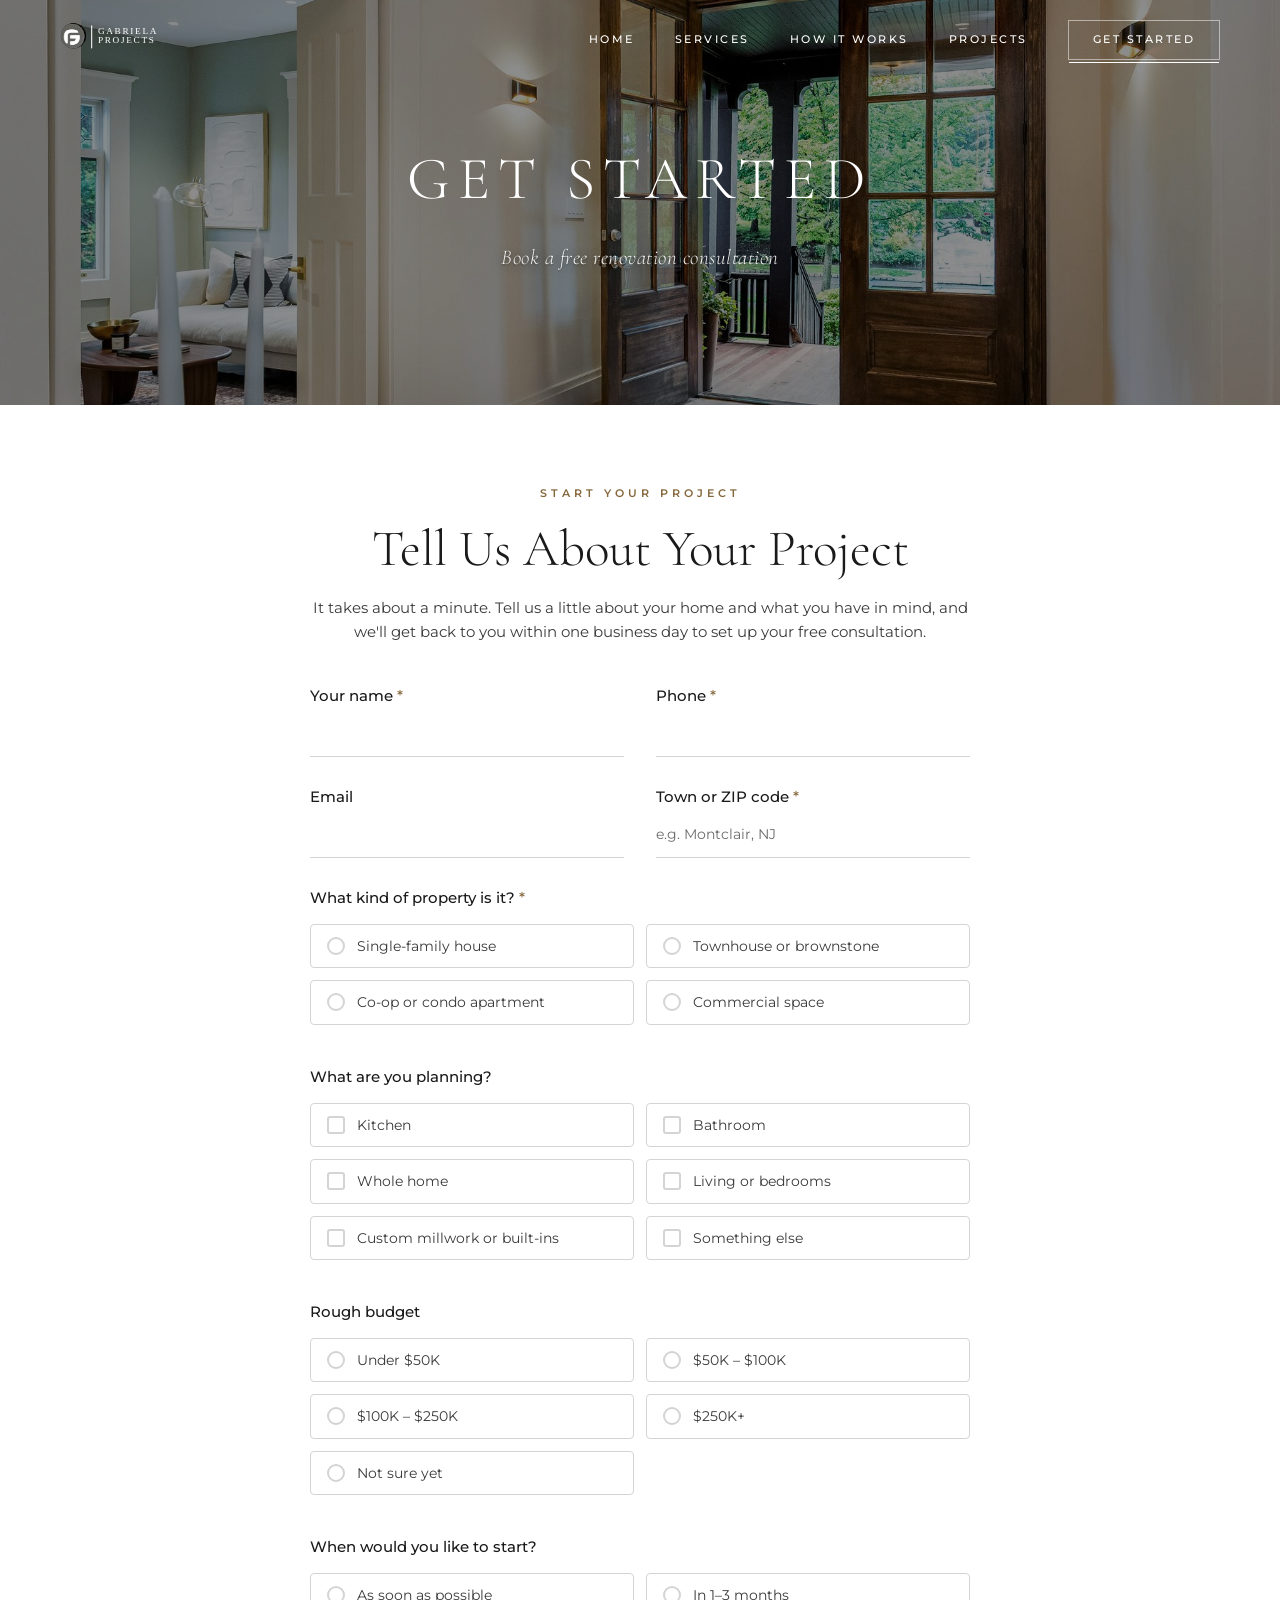
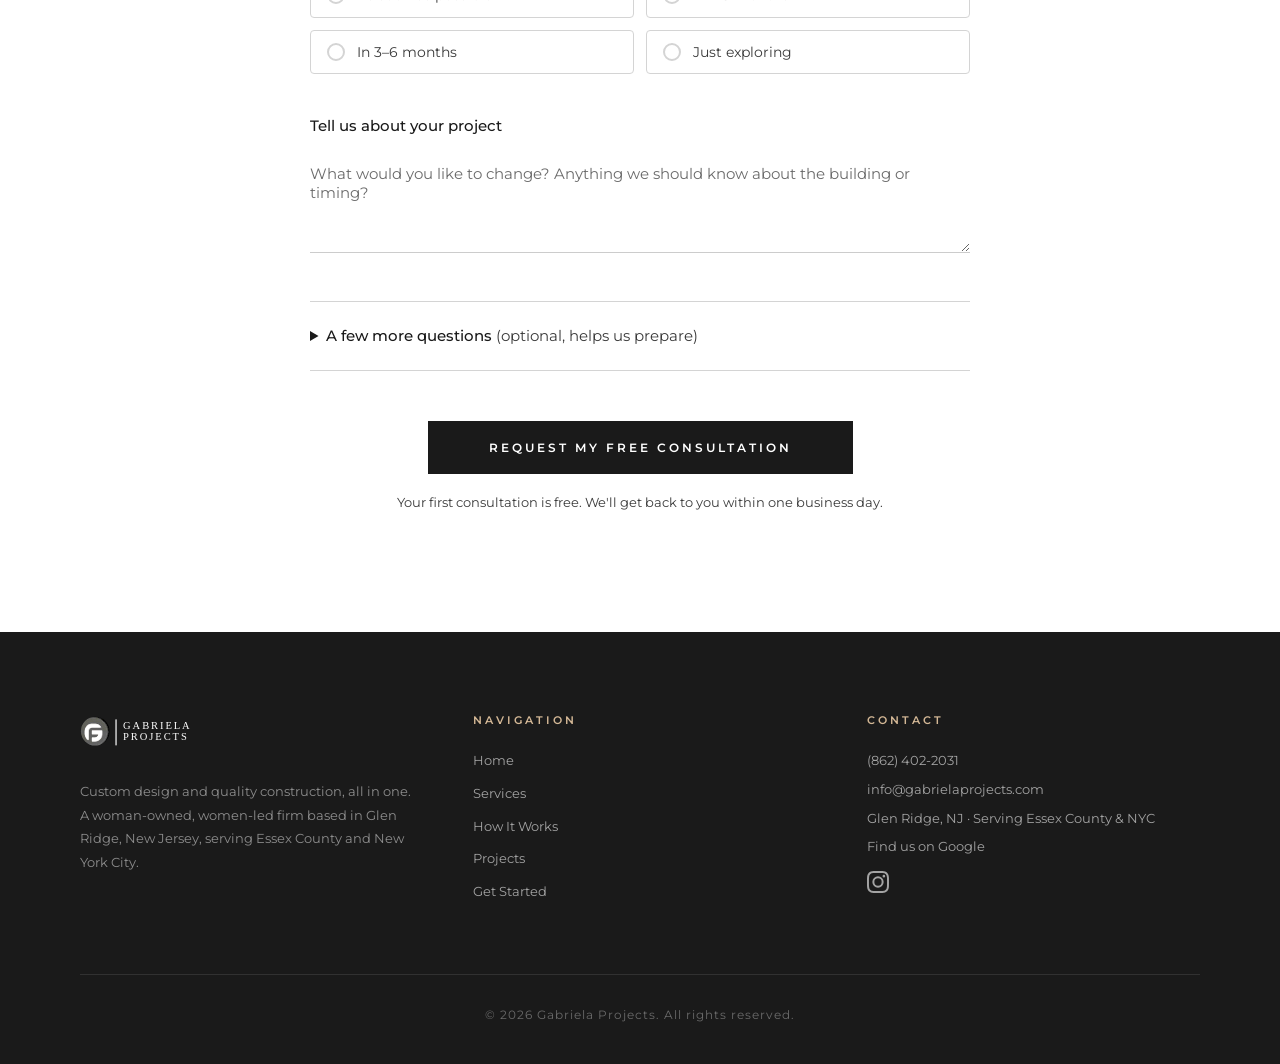
<file: get-started.html>
<!DOCTYPE html>
<html lang="en">
<head>
  <!-- Google tag (gtag.js) -->
  <script async src="https://www.googletagmanager.com/gtag/js?id=G-ZSTQMN7L34"></script>
  <script>
    window.dataLayer = window.dataLayer || [];
    function gtag(){dataLayer.push(arguments);}
    gtag('js', new Date());

    gtag('config', 'G-ZSTQMN7L34');
  </script>

  <meta charset="UTF-8">
  <meta name="viewport" content="width=device-width, initial-scale=1.0">
  <title>Book a Free Renovation Consultation, NJ &amp; NYC | Gabriela Projects</title>
  <meta name="description" content="Tell us about your renovation in New York City or New Jersey and get a personalized consultation. Residential and commercial projects welcome.">
  <link rel="canonical" href="https://gabrielaprojects.com/get-started">
  <!-- Open Graph -->
  <meta property="og:title" content="Book a Free Renovation Consultation | Gabriela Projects">
  <meta property="og:description" content="Tell us about your residential or commercial project and get a personalized consultation from Gabriela Projects.">
  <meta property="og:image" content="https://gabrielaprojects.com/images/portfolio/montclair-house/after-03.jpg">
  <meta property="og:url" content="https://gabrielaprojects.com/get-started">
  <meta property="og:type" content="website">
  <!-- Twitter Card -->
  <meta name="twitter:card" content="summary_large_image">
  <meta name="twitter:title" content="Book a Free Renovation Consultation | Gabriela Projects">
  <meta name="twitter:description" content="Tell us about your residential or commercial project and get a personalized consultation from Gabriela Projects.">
  <meta name="twitter:image" content="https://gabrielaprojects.com/images/portfolio/montclair-house/after-03.jpg">
  <link rel="preconnect" href="https://fonts.googleapis.com">
  <link rel="preconnect" href="https://fonts.gstatic.com" crossorigin>
  <link href="https://fonts.googleapis.com/css2?family=Cormorant+Garamond:ital,wght@0,300;0,400;0,700;1,300;1,400&family=Montserrat:wght@300;400;500;600;700&display=swap" rel="stylesheet">
  <link rel="icon" type="image/svg+xml" href="images/common/favicon.svg">
  <link rel="stylesheet" href="css/style.css?v=22">
</head>
<body>

  <!-- Header -->
  <header class="site-header scrolled" id="header">
    <a href="/" class="logo">
      <img src="images/common/logo.svg" alt="Gabriela Projects" class="logo-img">
      <span class="logo-text">GABRIELA PROJECTS</span>
    </a>
    <a href="tel:+18624022031" class="header-phone" aria-label="Call Gabriela Projects at (862) 402-2031">
      <svg xmlns="http://www.w3.org/2000/svg" viewBox="0 0 24 24" width="22" height="22" fill="none" stroke="currentColor" stroke-width="1.6" stroke-linecap="round" stroke-linejoin="round" aria-hidden="true"><path d="M22 16.9v3a2 2 0 0 1-2.2 2 19.8 19.8 0 0 1-8.6-3.1 19.5 19.5 0 0 1-6-6A19.8 19.8 0 0 1 2.1 4.2 2 2 0 0 1 4.1 2h3a2 2 0 0 1 2 1.7c.1.9.4 1.8.7 2.7a2 2 0 0 1-.5 2.1L8 9.8a16 16 0 0 0 6 6l1.3-1.3a2 2 0 0 1 2.1-.4c.9.3 1.8.6 2.7.7a2 2 0 0 1 1.7 2z"/></svg>
    </a>
    <button class="hamburger" id="hamburger" aria-label="Toggle menu">
      <span></span><span></span><span></span>
    </button>
    <nav class="main-nav" id="nav">
      <a href="/">Home</a>
      <a href="/services">Services</a>
      <a href="/how-it-works">How It Works</a>
      <a href="/projects">Projects</a>
      <a href="/get-started" class="nav-cta active">Get Started</a>
    </nav>
  </header>

  <!-- Page Hero -->
  <section class="page-hero">
    <img src="images/portfolio/montclair-house/after-03.jpg" alt="Renovated entry hall with wood doors in a Montclair, NJ Tudor" loading="eager">
    <div class="overlay"></div>
    <h1>Get Started<span class="page-hero-sub">Book a free renovation consultation</span></h1>
  </section>

  <!-- Form Section -->
  <section class="get-started-content">
    <div class="reveal">
      <p class="section-label">Start Your Project</p>
      <h2 class="section-heading">Tell Us About Your Project</h2>
      <p>It takes about a minute. Tell us a little about your home and what you have in mind, and we'll get back to you within one business day to set up your free consultation.</p>
    </div>

    <form class="project-form reveal" id="projectForm" action="https://formsubmit.co/9fea90cd46687e7b7ff42da6bed6ff03" method="POST">
      <!-- Honeypot for spam -->
      <input type="text" name="_honey" style="display:none" tabindex="-1" autocomplete="off">
      <!-- Disable captcha page -->
      <input type="hidden" name="_captcha" value="false">
      <!-- Subject (updated on submit with the property type and town) -->
      <input type="hidden" name="_subject" value="New Project Inquiry - Gabriela Projects" id="formSubject">
      <input type="hidden" name="source" value="Get Started page">

      <!-- Contact details: the only required part of the form -->
      <div class="form-row">
        <div class="form-group">
          <label class="form-label" for="f-name">Your name <span class="required">*</span></label>
          <input type="text" id="f-name" name="name" class="form-input" autocomplete="name" required>
        </div>
        <div class="form-group">
          <label class="form-label" for="f-phone">Phone <span class="required">*</span></label>
          <input type="tel" id="f-phone" name="phone" class="form-input" autocomplete="tel" required>
        </div>
        <div class="form-group">
          <label class="form-label" for="f-email">Email</label>
          <input type="email" id="f-email" name="email" class="form-input" autocomplete="email">
        </div>
        <div class="form-group">
          <label class="form-label" for="f-town">Town or ZIP code <span class="required">*</span></label>
          <input type="text" id="f-town" name="town" class="form-input" placeholder="e.g. Montclair, NJ" autocomplete="address-level2" required>
        </div>
      </div>

      <div class="form-group">
        <p class="form-label">What kind of property is it? <span class="required">*</span></p>
        <div class="radio-group radio-grid">
          <label class="radio-option">
            <input type="radio" name="property_type" value="Single-family house" required>
            <span class="radio-custom"></span>
            Single-family house
          </label>
          <label class="radio-option">
            <input type="radio" name="property_type" value="Townhouse or brownstone">
            <span class="radio-custom"></span>
            Townhouse or brownstone
          </label>
          <label class="radio-option">
            <input type="radio" name="property_type" value="Co-op or condo apartment">
            <span class="radio-custom"></span>
            Co-op or condo apartment
          </label>
          <label class="radio-option">
            <input type="radio" name="property_type" value="Commercial space">
            <span class="radio-custom"></span>
            Commercial space
          </label>
        </div>
      </div>

      <div class="form-group">
        <p class="form-label">What are you planning?</p>
        <div class="checkbox-group radio-grid">
          <label class="checkbox-option">
            <input type="checkbox" name="spaces" value="Kitchen">
            <span class="checkbox-custom"></span>
            Kitchen
          </label>
          <label class="checkbox-option">
            <input type="checkbox" name="spaces" value="Bathroom">
            <span class="checkbox-custom"></span>
            Bathroom
          </label>
          <label class="checkbox-option">
            <input type="checkbox" name="spaces" value="Whole home">
            <span class="checkbox-custom"></span>
            Whole home
          </label>
          <label class="checkbox-option">
            <input type="checkbox" name="spaces" value="Living or bedrooms">
            <span class="checkbox-custom"></span>
            Living or bedrooms
          </label>
          <label class="checkbox-option">
            <input type="checkbox" name="spaces" value="Custom millwork or built-ins">
            <span class="checkbox-custom"></span>
            Custom millwork or built-ins
          </label>
          <label class="checkbox-option">
            <input type="checkbox" name="spaces" value="Something else">
            <span class="checkbox-custom"></span>
            Something else
          </label>
        </div>
      </div>

      <div class="form-group">
        <p class="form-label">Rough budget</p>
        <div class="radio-group radio-grid">
          <label class="radio-option">
            <input type="radio" name="budget" value="Under $50K">
            <span class="radio-custom"></span>
            Under $50K
          </label>
          <label class="radio-option">
            <input type="radio" name="budget" value="$50K - $100K">
            <span class="radio-custom"></span>
            $50K &ndash; $100K
          </label>
          <label class="radio-option">
            <input type="radio" name="budget" value="$100K - $250K">
            <span class="radio-custom"></span>
            $100K &ndash; $250K
          </label>
          <label class="radio-option">
            <input type="radio" name="budget" value="$250K+">
            <span class="radio-custom"></span>
            $250K+
          </label>
          <label class="radio-option">
            <input type="radio" name="budget" value="Not sure yet">
            <span class="radio-custom"></span>
            Not sure yet
          </label>
        </div>
      </div>

      <div class="form-group">
        <p class="form-label">When would you like to start?</p>
        <div class="radio-group radio-grid">
          <label class="radio-option">
            <input type="radio" name="timeline" value="As soon as possible">
            <span class="radio-custom"></span>
            As soon as possible
          </label>
          <label class="radio-option">
            <input type="radio" name="timeline" value="In 1-3 months">
            <span class="radio-custom"></span>
            In 1&ndash;3 months
          </label>
          <label class="radio-option">
            <input type="radio" name="timeline" value="In 3-6 months">
            <span class="radio-custom"></span>
            In 3&ndash;6 months
          </label>
          <label class="radio-option">
            <input type="radio" name="timeline" value="Just exploring">
            <span class="radio-custom"></span>
            Just exploring
          </label>
        </div>
      </div>

      <div class="form-group">
        <label class="form-label" for="f-message">Tell us about your project</label>
        <textarea id="f-message" name="message" class="form-input form-textarea" rows="4" placeholder="What would you like to change? Anything we should know about the building or timing?"></textarea>
      </div>

      <!-- Gabriela's qualifying questions, kept but optional so they don't stand between a homeowner and the submit button -->
      <details class="form-more">
        <summary>A few more questions <span>(optional, helps us prepare)</span></summary>

        <div class="form-group">
          <p class="form-label">Do you own the property?</p>
          <div class="radio-group">
            <label class="radio-option">
              <input type="radio" name="ownership" value="Yes">
              <span class="radio-custom"></span>
              Yes
            </label>
            <label class="radio-option">
              <input type="radio" name="ownership" value="About to close">
              <span class="radio-custom"></span>
              I'm about to close and can give access for a site survey
            </label>
            <label class="radio-option">
              <input type="radio" name="ownership" value="No">
              <span class="radio-custom"></span>
              No
            </label>
          </div>
        </div>

        <div class="form-group">
          <p class="form-label">How much design help would you like?</p>
          <div class="radio-group">
            <label class="radio-option">
              <input type="radio" name="design_support" value="Extensive help">
              <span class="radio-custom"></span>
              Extensive &ndash; a designer with me throughout the project
            </label>
            <label class="radio-option">
              <input type="radio" name="design_support" value="Moderate help">
              <span class="radio-custom"></span>
              Moderate &ndash; some guidance, I'll handle most of it
            </label>
            <label class="radio-option">
              <input type="radio" name="design_support" value="No help">
              <span class="radio-custom"></span>
              None &ndash; I have the design covered
            </label>
            <label class="radio-option">
              <input type="radio" name="design_support" value="Unsure">
              <span class="radio-custom"></span>
              Not sure yet
            </label>
          </div>
        </div>

        <div class="form-group">
          <p class="form-label">How involved do you want to be, apart from design?</p>
          <p class="form-hint">More involvement (deliveries, coordinating trades) can save on cost; less involvement costs more but is hands-off.</p>
          <div class="radio-group">
            <label class="radio-option">
              <input type="radio" name="involvement" value="Highly involved">
              <span class="radio-custom"></span>
              Highly involved &ndash; I'd like to help keep costs down
            </label>
            <label class="radio-option">
              <input type="radio" name="involvement" value="Somewhat involved">
              <span class="radio-custom"></span>
              Somewhat involved &ndash; keep me updated, I'll help with some tasks
            </label>
            <label class="radio-option">
              <input type="radio" name="involvement" value="Minimally involved">
              <span class="radio-custom"></span>
              Hands-off &ndash; I'd rather you handle it
            </label>
          </div>
        </div>

        <div class="form-group">
          <p class="form-label">If you had to pick one, what matters most?</p>
          <div class="radio-group radio-grid">
            <label class="radio-option">
              <input type="radio" name="priority" value="Quality">
              <span class="radio-custom"></span>
              Quality
            </label>
            <label class="radio-option">
              <input type="radio" name="priority" value="Speed">
              <span class="radio-custom"></span>
              Speed
            </label>
            <label class="radio-option">
              <input type="radio" name="priority" value="Price">
              <span class="radio-custom"></span>
              Price
            </label>
          </div>
        </div>
      </details>

      <!-- Submit -->
      <div class="form-group form-submit">
        <button type="submit" class="btn-submit" id="submitBtn">Request my free consultation</button>
        <p class="form-reassure">Your first consultation is free. We'll get back to you within one business day.</p>
      </div>
    </form>

    <!-- Success Message (hidden by default) -->
    <div class="form-success" id="formSuccess" style="display:none;">
      <div class="success-icon">&#10003;</div>
      <h3>Thank You!</h3>
      <p>We've received your request and will get back to you within one business day to set up your free consultation. If it's urgent, call us at <a href="tel:+18624022031">(862) 402-2031</a>.</p>
      <a href="/" class="btn-back">Back to Home</a>
    </div>
  </section>

  <!-- Footer -->
  <footer class="site-footer">
    <div class="footer-top">
      <div class="footer-brand">
        <img src="images/common/logo-white.svg" alt="Gabriela Projects" class="footer-logo">
        <p>Custom design and quality construction, all in one. A woman-owned, women-led firm based in Glen Ridge, New Jersey, serving Essex County and New York City.</p>
      </div>
      <div class="footer-links">
        <h4>Navigation</h4>
        <a href="/">Home</a>
        <a href="/services">Services</a>
        <a href="/how-it-works">How It Works</a>
        <a href="/projects">Projects</a>
        <a href="/get-started">Get Started</a>
      </div>
      <div class="footer-contact">
        <h4>Contact</h4>
        <p><a href="tel:+18624022031">(862) 402-2031</a></p>
        <p><a href="mailto:info@gabrielaprojects.com">info@gabrielaprojects.com</a></p>
        <p>Glen Ridge, NJ &middot; Serving Essex County &amp; NYC</p>
        <p><a href="https://www.google.com/maps/search/?api=1&amp;query=Gabriela%20Projects&amp;query_place_id=ChIJV9o5SZi7KCYRHaxZRhk0vlA" target="_blank" rel="noopener">Find us on Google</a></p>
        <div class="social-links">
          <a href="https://www.instagram.com/gabrielaprojects/" target="_blank" rel="noopener" class="social-icon" aria-label="Follow us on Instagram">
            <svg xmlns="http://www.w3.org/2000/svg" viewBox="0 0 24 24" fill="currentColor" width="22" height="22">
              <path d="M12 2.163c3.204 0 3.584.012 4.85.07 3.252.148 4.771 1.691 4.919 4.919.058 1.265.069 1.645.069 4.849 0 3.205-.012 3.584-.069 4.849-.149 3.225-1.664 4.771-4.919 4.919-1.266.058-1.644.07-4.85.07-3.204 0-3.584-.012-4.849-.07-3.26-.149-4.771-1.699-4.919-4.92-.058-1.265-.07-1.644-.07-4.849 0-3.204.013-3.583.07-4.849.149-3.227 1.664-4.771 4.919-4.919 1.266-.057 1.645-.069 4.849-.069zM12 0C8.741 0 8.333.014 7.053.072 2.695.272.273 2.69.073 7.052.014 8.333 0 8.741 0 12c0 3.259.014 3.668.072 4.948.2 4.358 2.618 6.78 6.98 6.98C8.333 23.986 8.741 24 12 24c3.259 0 3.668-.014 4.948-.072 4.354-.2 6.782-2.618 6.979-6.98.059-1.28.073-1.689.073-4.948 0-3.259-.014-3.667-.072-4.947-.196-4.354-2.617-6.78-6.979-6.98C15.668.014 15.259 0 12 0zm0 5.838a6.162 6.162 0 100 12.324 6.162 6.162 0 000-12.324zM12 16a4 4 0 110-8 4 4 0 010 8zm6.406-11.845a1.44 1.44 0 100 2.881 1.44 1.44 0 000-2.881z"/>
            </svg>
          </a>
        </div>
      </div>
    </div>
    <div class="footer-bottom">
      &copy; 2026 Gabriela Projects. All rights reserved.
    </div>
  </footer>

  <script src="js/main.js?v=14"></script>
  <script>
    // ================================
    // AJAX Form Submission
    // ================================
    const form = document.getElementById('projectForm');
    const submitBtn = document.getElementById('submitBtn');
    const successMsg = document.getElementById('formSuccess');

    form.addEventListener('submit', function(e) {
      e.preventDefault();

      // Disable button and show loading state
      submitBtn.disabled = true;
      submitBtn.textContent = 'Sending...';

      const formData = new FormData(form);

      // Several ticked boxes share one name; send them as a single readable line.
      const spaces = formData.getAll('spaces');
      formData.delete('spaces');
      if (spaces.length) formData.set('spaces', spaces.join(', '));

      // A subject that says what and where, so the inbox is easy to scan.
      const property = formData.get('property_type') || 'Project';
      const town = (formData.get('town') || '').trim();
      document.getElementById('formSubject').value =
        'New inquiry: ' + property + (town ? ' in ' + town : '') + ' - Gabriela Projects';
      formData.set('_subject', document.getElementById('formSubject').value);

      // FormSubmit's AJAX endpoint answers {"success": "true"} only when the email
      // actually went out. The plain endpoint answered 200 even for a form that was
      // never activated, so visitors saw "Thank you" while nothing was delivered.
      fetch(form.action.replace('formsubmit.co/', 'formsubmit.co/ajax/'), {
        method: 'POST',
        body: JSON.stringify(Object.fromEntries(formData)),
        headers: {
          'Content-Type': 'application/json',
          'Accept': 'application/json'
        }
      })
      .then(response => response.ok ? response.json() : Promise.reject(new Error('HTTP ' + response.status)))
      .then(data => {
        if (String(data.success) === 'true') {
          // Count the enquiry in Analytics. Fired only on a confirmed success,
          // so the number means real leads rather than submit-button clicks.
          if (typeof gtag === 'function') {
            gtag('event', 'generate_lead', {
              event_category: 'contact',
              event_label: 'Get Started form'
            });
          }
          // Hide form, show success message
          form.style.display = 'none';
          successMsg.style.display = 'block';
          successMsg.scrollIntoView({ behavior: 'smooth', block: 'center' });
        } else {
          throw new Error('Submission failed');
        }
      })
      .catch(error => {
        // Show error, re-enable button
        submitBtn.disabled = false;
        submitBtn.textContent = 'Request my free consultation';
        alert('Something went wrong. Please try again, call (862) 402-2031, or email info@gabrielaprojects.com');
      });
    });
  </script>
  <!-- STRUCTURED DATA: generated by tools/make-structured-data.py, edit that script instead -->
  <script type="application/ld+json">
{
  "@context": "https://schema.org",
  "@graph": [
    {
      "@type": "HomeAndConstructionBusiness",
      "@id": "https://gabrielaprojects.com/#business",
      "name": "Gabriela Projects",
      "description": "Woman-owned design-build firm based in Glen Ridge, New Jersey, serving Essex County and New York City, specializing in full renovations, custom millwork and construction.",
      "url": "https://gabrielaprojects.com/",
      "telephone": "+1-862-402-2031",
      "email": "info@gabrielaprojects.com",
      "logo": "https://gabrielaprojects.com/images/common/logo.svg",
      "image": "https://gabrielaprojects.com/images/common/og-home.jpg",
      "priceRange": "$$$$",
      "address": {
        "@type": "PostalAddress",
        "addressLocality": "Glen Ridge",
        "addressRegion": "NJ",
        "postalCode": "07028",
        "addressCountry": "US"
      },
      "hasMap": "https://www.google.com/maps/search/?api=1&query=Gabriela%20Projects&query_place_id=ChIJV9o5SZi7KCYRHaxZRhk0vlA",
      "sameAs": [
        "https://www.instagram.com/gabrielaprojects/",
        "https://www.google.com/maps/search/?api=1&query=Gabriela%20Projects&query_place_id=ChIJV9o5SZi7KCYRHaxZRhk0vlA"
      ],
      "openingHoursSpecification": [
        {
          "@type": "OpeningHoursSpecification",
          "dayOfWeek": [
            "Monday",
            "Tuesday",
            "Wednesday",
            "Thursday",
            "Friday"
          ],
          "opens": "09:00",
          "closes": "17:00"
        }
      ],
      "founder": {
        "@type": "Person",
        "name": "Gabriela Flores"
      },
      "areaServed": [
        {
          "@type": "City",
          "name": "Glen Ridge, NJ"
        },
        {
          "@type": "City",
          "name": "Montclair, NJ"
        },
        {
          "@type": "City",
          "name": "Bloomfield, NJ"
        },
        {
          "@type": "City",
          "name": "West Orange, NJ"
        },
        {
          "@type": "City",
          "name": "Nutley, NJ"
        },
        {
          "@type": "City",
          "name": "Verona, NJ"
        },
        {
          "@type": "City",
          "name": "Cedar Grove, NJ"
        },
        {
          "@type": "City",
          "name": "Caldwell, NJ"
        },
        {
          "@type": "City",
          "name": "Maplewood, NJ"
        },
        {
          "@type": "City",
          "name": "South Orange, NJ"
        },
        {
          "@type": "City",
          "name": "Livingston, NJ"
        },
        {
          "@type": "City",
          "name": "Belleville, NJ"
        },
        {
          "@type": "AdministrativeArea",
          "name": "Essex County, New Jersey"
        },
        {
          "@type": "City",
          "name": "New York, NY"
        }
      ],
      "knowsAbout": [
        "Custom Millwork",
        "Renovations",
        "Interior Design",
        "Construction",
        "Kitchen Remodeling",
        "Bathroom Remodeling",
        "Co-op Renovations",
        "Historic Home Renovation"
      ]
    },
    {
      "@type": "WebPage",
      "@id": "https://gabrielaprojects.com/get-started#webpage",
      "url": "https://gabrielaprojects.com/get-started",
      "name": "Book a Free Renovation Consultation, NJ & NYC | Gabriela Projects",
      "isPartOf": {
        "@id": "https://gabrielaprojects.com/#website"
      },
      "about": {
        "@id": "https://gabrielaprojects.com/#business"
      },
      "breadcrumb": {
        "@id": "https://gabrielaprojects.com/get-started#breadcrumb"
      }
    },
    {
      "@type": "BreadcrumbList",
      "@id": "https://gabrielaprojects.com/get-started#breadcrumb",
      "itemListElement": [
        {
          "@type": "ListItem",
          "position": 1,
          "name": "Home",
          "item": "https://gabrielaprojects.com/"
        },
        {
          "@type": "ListItem",
          "position": 2,
          "name": "Get Started",
          "item": "https://gabrielaprojects.com/get-started"
        }
      ]
    }
  ]
}
  </script>
  <!-- /STRUCTURED DATA -->
</body>
</html>
</file>
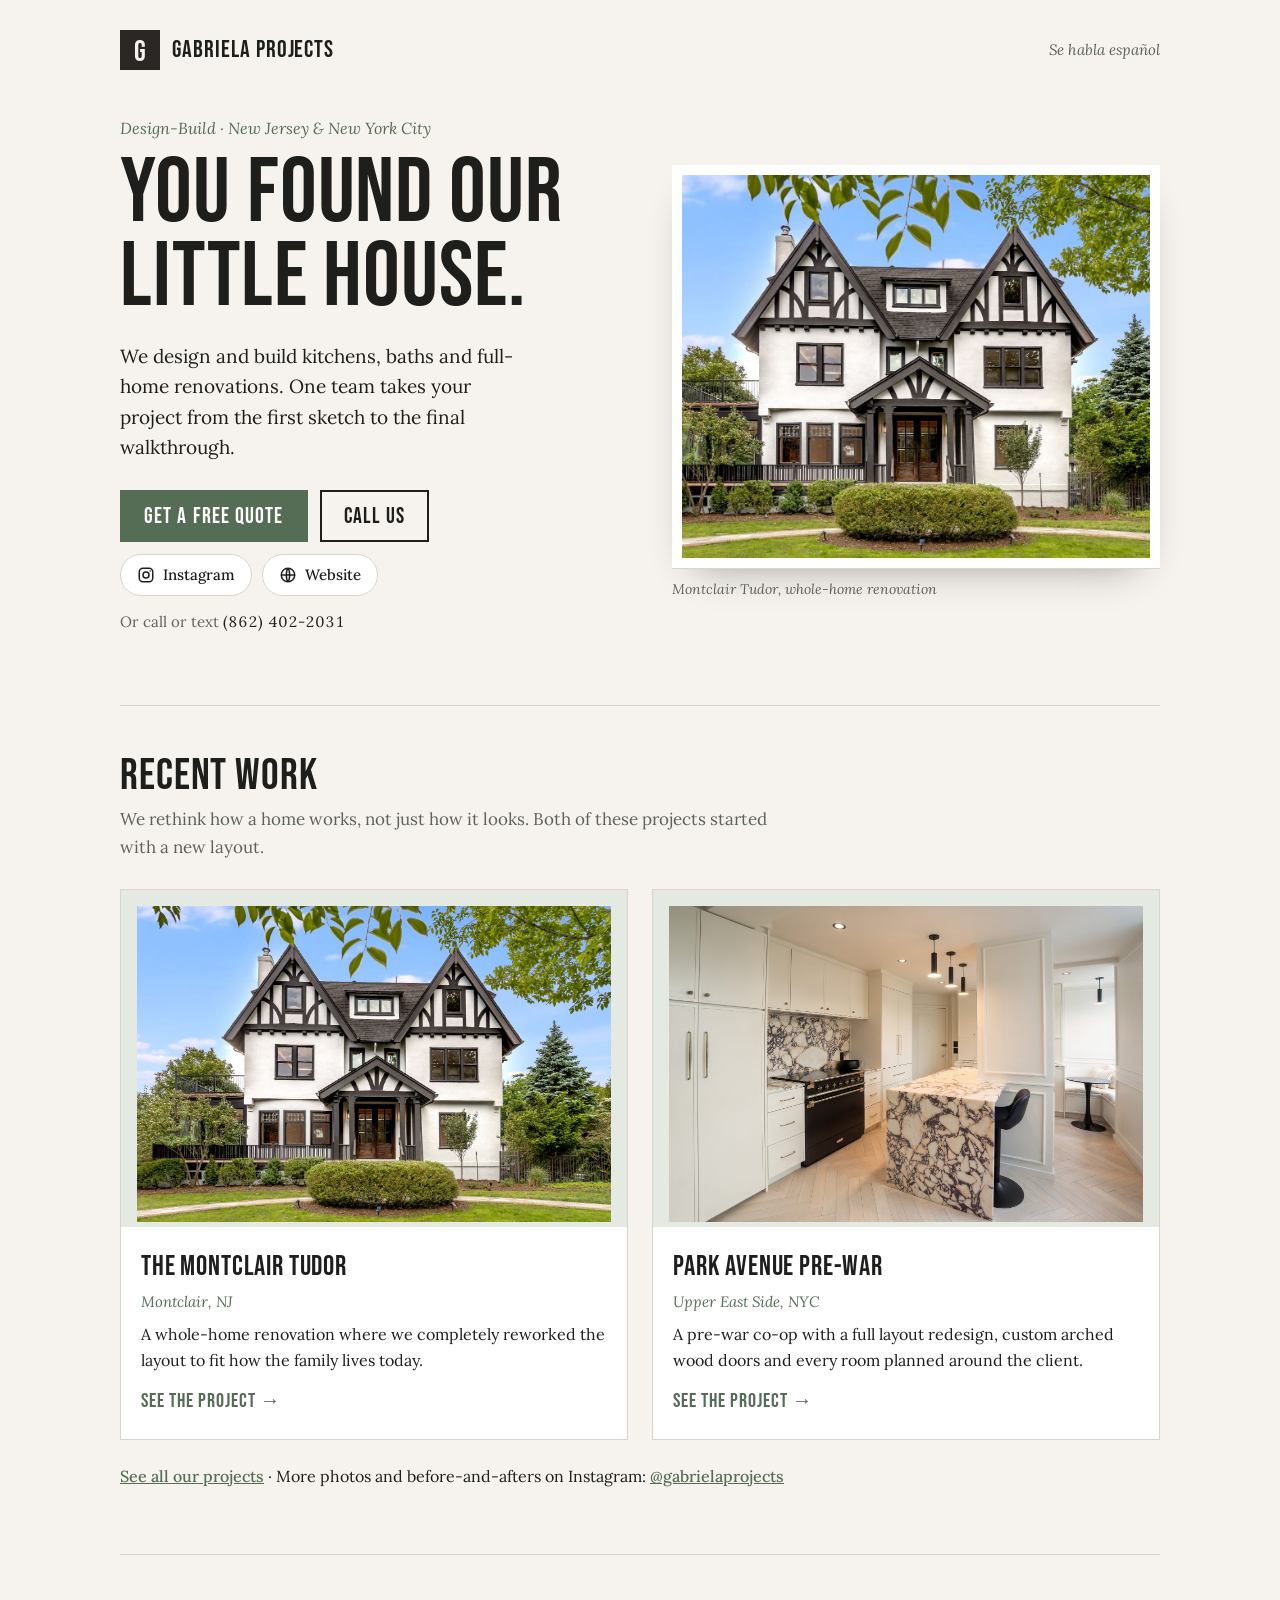
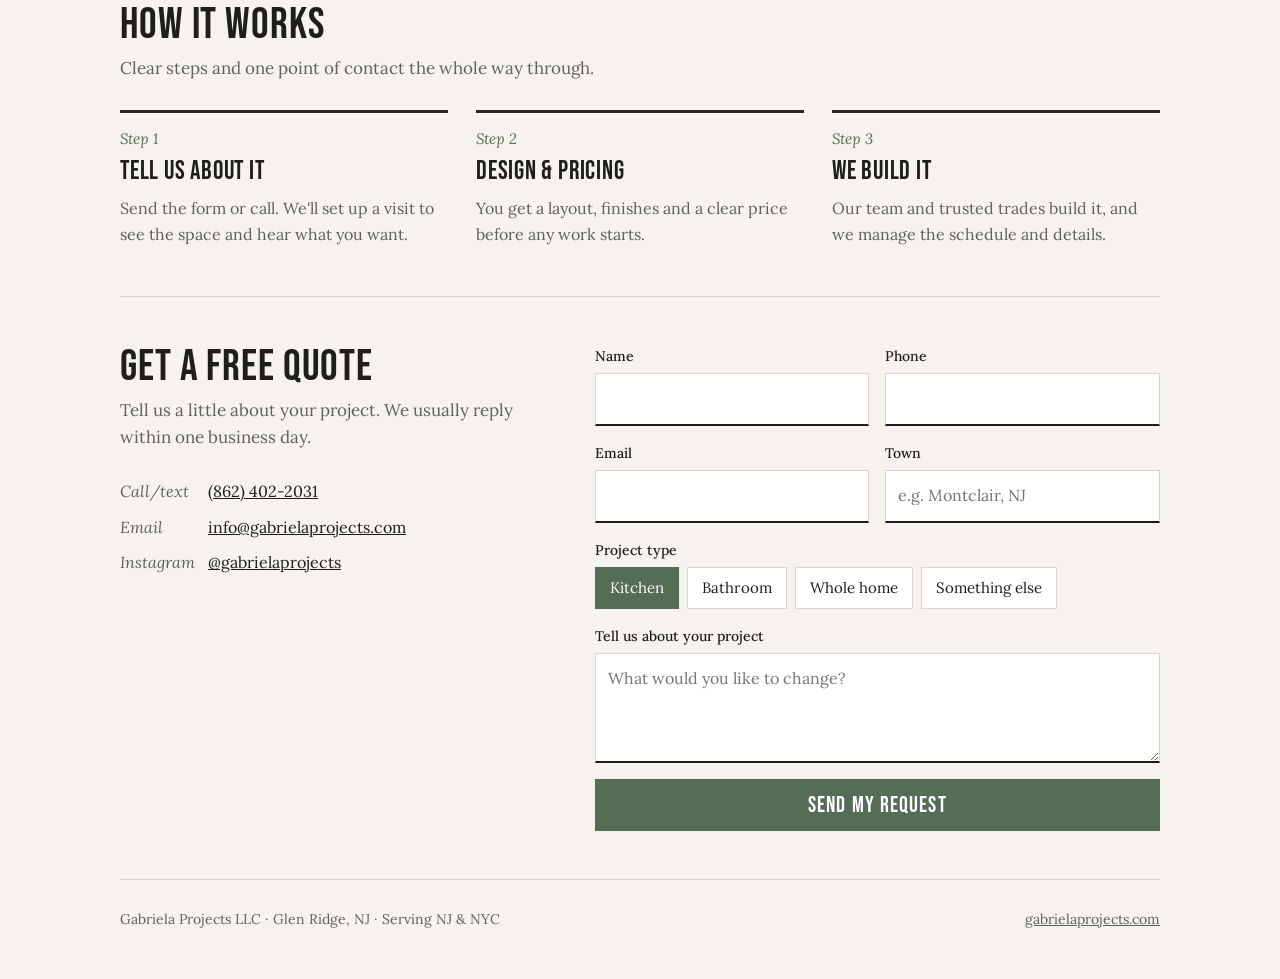
<file: hello.html>
<!doctype html>
<html lang="en">
<head>
<!-- Google tag (gtag.js) -->
<script async src="https://www.googletagmanager.com/gtag/js?id=G-ZSTQMN7L34"></script>
<script>
  window.dataLayer = window.dataLayer || [];
  function gtag(){dataLayer.push(arguments);}
  gtag('js', new Date());

  gtag('config', 'G-ZSTQMN7L34');
</script>
<meta charset="utf-8">
<meta name="viewport" content="width=device-width, initial-scale=1, viewport-fit=cover">
<meta name="description" content="Gabriela Projects: design-build kitchens, baths and full-home renovations in New Jersey and New York City.">
<title>Hello from Gabriela Projects | Design-Build Renovation in NJ &amp; NYC</title>
<meta property="og:title" content="Hello from Gabriela Projects">
<meta property="og:description" content="Design-build kitchens, baths and full-home renovations in Glen Ridge, Montclair and across Essex County, NJ, plus New York City. Free consultation.">
<meta property="og:image" content="https://gabrielaprojects.com/images/hello/montclair-tudor.jpg">
<meta property="og:url" content="https://gabrielaprojects.com/hello">
<meta property="og:type" content="website">
<meta property="og:site_name" content="Gabriela Projects">
<meta name="twitter:card" content="summary_large_image">
<meta name="twitter:title" content="Hello from Gabriela Projects">
<meta name="twitter:description" content="Design-build kitchens, baths and full-home renovations in Glen Ridge, Montclair and across Essex County, NJ, plus New York City. Free consultation.">
<meta name="twitter:image" content="https://gabrielaprojects.com/images/hello/montclair-tudor.jpg">
<link rel="canonical" href="https://gabrielaprojects.com/hello">
<link rel="icon" type="image/svg+xml" href="/images/common/favicon.svg">
<link rel="preconnect" href="https://fonts.googleapis.com">
<link rel="preconnect" href="https://fonts.gstatic.com" crossorigin>
<link rel="stylesheet" href="https://fonts.googleapis.com/css2?family=Bebas+Neue&family=Lora:ital,wght@0,400;0,500;1,400&display=swap">
<style>
:root{
  --paper:#F6F3EE; --panel:#FFFFFF; --ink:#1E1F1C; --muted:#5E625A; --line:#DAD5CC;
  --sage:#556C55; --sage-ink:#FFFFFF; --sage-soft:#E4EAE2; --timber:#2B2724;
  --display:"Bebas Neue", "Oswald", Impact, "Arial Narrow", sans-serif;
  --serif:"Lora", Georgia, "Times New Roman", serif;
}
@media (prefers-color-scheme: dark){
  :root:not([data-theme="light"]){
    color-scheme:dark;
    --paper:#151714; --panel:#1E211D; --ink:#EEEBE4; --muted:#A9ADA3; --line:#343832;
    --sage:#8FAE8C; --sage-ink:#10140F; --sage-soft:#243024; --timber:#EEEBE4;
  }
}
:root[data-theme="dark"]{
  color-scheme:dark;
  --paper:#151714; --panel:#1E211D; --ink:#EEEBE4; --muted:#A9ADA3; --line:#343832;
  --sage:#8FAE8C; --sage-ink:#10140F; --sage-soft:#243024; --timber:#EEEBE4;
}
*{box-sizing:border-box}
[hidden]{display:none!important}
body{background:var(--paper); color:var(--ink); font-family:var(--serif); font-size:17px; line-height:1.6; padding-inline:20px}
.wrap{max-width:1040px; margin:0 auto}
a{color:inherit}
:focus-visible{outline:3px solid var(--sage); outline-offset:3px; border-radius:4px}

/* top bar */
.top{display:flex; align-items:center; justify-content:space-between; gap:16px; padding-block:22px}
.brand{display:flex; align-items:center; gap:12px; text-decoration:none}
.mark{width:40px; height:40px; background:var(--timber); color:var(--paper); display:grid; place-items:center; font-family:var(--display); font-size:30px; line-height:1; padding-top:3px}
.brand b{font-family:var(--display); font-weight:400; font-size:24px; letter-spacing:.04em}
.top .es{font-style:italic; color:var(--muted); font-size:15px}

/* hero */
.hero{display:grid; grid-template-columns:1.05fr 1fr; gap:40px; align-items:center; padding-block:24px 56px}
.eyebrow{font-style:italic; color:var(--sage); font-size:16px; margin:0 0 10px}
h1{font-family:var(--display); font-weight:400; font-size:clamp(52px,8vw,92px); line-height:.92; letter-spacing:.01em; margin:0 0 20px; text-wrap:balance}
.lede{font-size:19px; max-width:34ch; margin:0 0 28px}
.actions{display:flex; flex-wrap:wrap; gap:12px}
.btn{display:inline-flex; align-items:center; justify-content:center; gap:10px; min-height:52px; padding:0 22px; font-family:var(--display); font-size:22px; letter-spacing:.05em; text-decoration:none; border:2px solid var(--ink); background:transparent; color:var(--ink); cursor:pointer; transition:background .15s, color .15s}
.btn.primary{background:var(--sage); border-color:var(--sage); color:var(--sage-ink)}
.btn:hover{background:var(--ink); color:var(--paper); border-color:var(--ink)}
.links{display:flex; flex-wrap:wrap; gap:10px; margin-top:12px}
.pill{display:inline-flex; align-items:center; gap:8px; min-height:42px; padding:0 16px; border:1px solid var(--line); background:var(--panel); color:var(--ink); text-decoration:none; font-size:15px; font-weight:500; border-radius:999px; transition:border-color .15s, color .15s}
.pill:hover{border-color:var(--sage); color:var(--sage)}
.phone{margin-top:14px; color:var(--muted); font-size:15px}
.phone span{user-select:all; color:var(--ink); font-variant-numeric:tabular-nums}

.photo{margin:0; position:relative}
.photo img{display:block; width:100%; aspect-ratio:4/3.3; object-fit:cover; border:10px solid var(--panel); box-shadow:0 1px 0 var(--line), 0 18px 40px -24px rgba(0,0,0,.45)}
.photo figcaption{font-size:14px; color:var(--muted); margin-top:10px; font-style:italic}

/* work */
section{padding-block:48px; border-top:1px solid var(--line)}
h2{font-family:var(--display); font-weight:400; font-size:44px; letter-spacing:.02em; line-height:1; margin:0 0 8px}
.sub{color:var(--muted); margin:0 0 28px; max-width:60ch}
.projects{display:grid; grid-template-columns:repeat(2,1fr); gap:24px}
.proj{background:var(--panel); border:1px solid var(--line); display:flex; flex-direction:column; text-decoration:none; color:inherit; transition:border-color .15s, transform .15s}
.proj:hover{border-color:var(--sage); transform:translateY(-2px)}
.proj .more{display:inline-block; margin-top:12px; font-family:var(--display); font-size:20px; letter-spacing:.05em; color:var(--sage)}
.proj .img{overflow:hidden}
.proj .img{aspect-ratio:3/2; background:var(--sage-soft); display:grid; place-items:center; color:var(--muted); font-style:italic; font-size:15px; text-align:center; padding:16px}
.proj .img img{width:100%; height:100%; object-fit:cover; object-position:center 30%}
.proj .body{padding:18px 20px 22px}
.proj h3{font-family:var(--display); font-weight:400; font-size:28px; letter-spacing:.03em; margin:0}
.proj .where{font-style:italic; color:var(--sage); font-size:15px; margin:0 0 8px}
.proj p{margin:0; font-size:16px}
.ig{margin-top:24px; font-size:16px}
.ig a{color:var(--sage); font-weight:500}

/* steps */
.steps{display:grid; grid-template-columns:repeat(3,1fr); gap:28px; list-style:none; padding:0; margin:0; counter-reset:s}
.steps li{counter-increment:s; border-top:3px solid var(--timber); padding-top:14px}
.steps li::before{content:"Step " counter(s); display:block; font-style:italic; color:var(--sage); font-size:15px}
.steps b{display:block; font-family:var(--display); font-weight:400; font-size:26px; letter-spacing:.03em}
.steps p{margin:4px 0 0; font-size:16px; color:var(--muted)}

/* quote */
.quote{display:grid; grid-template-columns:1fr 1.3fr; gap:40px}
form{display:grid; grid-template-columns:1fr 1fr; gap:16px}
.field{display:flex; flex-direction:column; gap:6px}
.field.full{grid-column:1/-1}
label{font-size:14px; font-weight:500}
input,select,textarea{font:inherit; font-size:16px; color:var(--ink); background:var(--panel); border:1px solid var(--line); border-bottom:2px solid var(--ink); padding:12px 12px; border-radius:0; width:100%}
textarea{min-height:110px; resize:vertical}
.chips{display:flex; flex-wrap:wrap; gap:8px}
.chips label{font-weight:400; font-size:15px; border:1px solid var(--line); background:var(--panel); padding:8px 14px; cursor:pointer}
.chips input{position:absolute; opacity:0; width:1px; height:1px}
.chips input:checked + span{color:var(--sage-ink)}
.chips label:has(input:checked){background:var(--sage); border-color:var(--sage); color:var(--sage-ink)}
.chips label:has(input:focus-visible){outline:3px solid var(--sage); outline-offset:2px}
.note{grid-column:1/-1; background:var(--sage-soft); padding:14px 16px; font-size:15px}
.contact-list{list-style:none; padding:0; margin:20px 0 0; display:grid; gap:10px; font-size:16px}
.contact-list span{color:var(--muted); display:inline-block; min-width:84px; font-style:italic}
.sent{align-self:start; background:var(--sage-soft); border-top:3px solid var(--sage); padding:22px 24px}
.sent h3{font-family:var(--display); font-weight:400; font-size:30px; letter-spacing:.03em; margin:0 0 4px}
.sent p{margin:0}
.form-error{grid-column:1/-1; margin:0; color:#A33A2A; font-size:15px}
@media (prefers-color-scheme: dark){ :root:not([data-theme="light"]) .form-error{color:#E8907F} }
:root[data-theme="dark"] .form-error{color:#E8907F}

footer{border-top:1px solid var(--line); padding-block:28px 40px; display:flex; flex-wrap:wrap; justify-content:space-between; gap:12px; font-size:14px; color:var(--muted)}

@media (max-width:760px){
  .hero,.quote{grid-template-columns:1fr}
  .hero{gap:28px}
  .projects,.steps{grid-template-columns:1fr}
  form{grid-template-columns:1fr}
  .top .es{display:none}
}
@media (prefers-reduced-motion:reduce){*{transition:none!important}}
</style>
</head>
<body>


<div class="wrap">
  <header class="top">
    <a class="brand" href="/" aria-label="Gabriela Projects home"><span class="mark">G</span><b>Gabriela Projects</b></a>
    <span class="es">Se habla español</span>
  </header>

  <div class="hero">
    <div>
      <p class="eyebrow">Design-Build · New Jersey &amp; New York City</p>
      <h1>You found our little house.</h1>
      <p class="lede">We design and build kitchens, baths and full-home renovations. One team takes your project from the first sketch to the final walkthrough.</p>
      <div class="actions">
        <a class="btn primary" href="#quote">Get a free quote</a>
        <a class="btn" href="tel:+18624022031">Call us</a>
      </div>
      <div class="links">
        <a class="pill" href="https://www.instagram.com/gabrielaprojects/"><svg viewBox="0 0 24 24" width="18" height="18" aria-hidden="true" fill="none" stroke="currentColor" stroke-width="2"><rect x="3" y="3" width="18" height="18" rx="5"/><circle cx="12" cy="12" r="4"/><circle cx="17.5" cy="6.5" r="1" fill="currentColor" stroke="none"/></svg>Instagram</a>
        <a class="pill" href="/"><svg viewBox="0 0 24 24" width="18" height="18" aria-hidden="true" fill="none" stroke="currentColor" stroke-width="2"><circle cx="12" cy="12" r="9"/><path d="M3 12h18M12 3c3 3.5 3 14.5 0 18M12 3c-3 3.5-3 14.5 0 18"/></svg>Website</a>
      </div>
      <p class="phone">Or call or text <span>(862) 402-2031</span></p>
    </div>
    <figure class="photo">
      <img src="/images/hello/montclair-tudor.jpg" alt="White stucco Tudor house with dark half-timbered gables and a covered front porch">
      <figcaption>Montclair Tudor, whole-home renovation</figcaption>
    </figure>
  </div>

  <section id="work">
    <h2>Recent work</h2>
    <p class="sub">We rethink how a home works, not just how it looks. Both of these projects started with a new layout.</p>
    <div class="projects">
      <a class="proj" href="/projects/montclair-tudor">
        <div class="img"><img src="/images/hello/montclair-tudor.jpg" alt="Front of the renovated Montclair Tudor" loading="lazy"></div>
        <div class="body">
          <h3>The Montclair Tudor</h3>
          <p class="where">Montclair, NJ</p>
          <p>A whole-home renovation where we completely reworked the layout to fit how the family lives today.</p>
          <span class="more">See the project →</span>
        </div>
      </a>
      <a class="proj" href="/projects/park-avenue">
        <div class="img"><img src="/images/portfolio/park-avenue/gallery-01.jpg" alt="Park Avenue kitchen with a marble waterfall island and black range" loading="lazy"></div>
        <div class="body">
          <h3>Park Avenue Pre-War</h3>
          <p class="where">Upper East Side, NYC</p>
          <p>A pre-war co-op with a full layout redesign, custom arched wood doors and every room planned around the client.</p>
          <span class="more">See the project →</span>
        </div>
      </a>
    </div>
    <p class="ig"><a href="/projects">See all our projects</a> · More photos and before-and-afters on Instagram: <a href="https://www.instagram.com/gabrielaprojects/">@gabrielaprojects</a></p>
  </section>

  <section>
    <h2>How it works</h2>
    <p class="sub">Clear steps and one point of contact the whole way through.</p>
    <ol class="steps">
      <li><b>Tell us about it</b><p>Send the form or call. We'll set up a visit to see the space and hear what you want.</p></li>
      <li><b>Design &amp; pricing</b><p>You get a layout, finishes and a clear price before any work starts.</p></li>
      <li><b>We build it</b><p>Our team and trusted trades build it, and we manage the schedule and details.</p></li>
    </ol>
  </section>

  <section id="quote">
    <div class="quote">
      <div>
        <h2>Get a free quote</h2>
        <p class="sub">Tell us a little about your project. We usually reply within one business day.</p>
        <ul class="contact-list">
          <li><span>Call/text</span> <a href="tel:+18624022031">(862) 402-2031</a></li>
          <li><span>Email</span> <a href="mailto:info@gabrielaprojects.com">info@gabrielaprojects.com</a></li>
          <li><span>Instagram</span> <a href="https://www.instagram.com/gabrielaprojects/">@gabrielaprojects</a></li>
        </ul>
      </div>
      <form id="qform" action="https://formsubmit.co/9fea90cd46687e7b7ff42da6bed6ff03" method="POST">
        <!-- Same FormSubmit inbox as /get-started. Honeypot for spam, no captcha page. -->
        <input type="text" name="_honey" style="display:none" tabindex="-1" autocomplete="off">
        <input type="hidden" name="_captcha" value="false">
        <input type="hidden" name="_subject" value="New Quote Request (Car tag / hello page) - Gabriela Projects">
        <input type="hidden" name="source" value="Car tag / hello page">
        <div class="field"><label for="q-name">Name</label><input id="q-name" name="name" autocomplete="name" required></div>
        <div class="field"><label for="q-phone">Phone</label><input id="q-phone" name="phone" type="tel" autocomplete="tel" required></div>
        <div class="field"><label for="q-email">Email</label><input id="q-email" name="email" type="email" autocomplete="email"></div>
        <div class="field"><label for="q-town">Town</label><input id="q-town" name="town" placeholder="e.g. Montclair, NJ"></div>
        <div class="field full"><label>Project type</label>
          <div class="chips">
            <label><input type="radio" name="type" value="Kitchen" id="t-k" checked><span>Kitchen</span></label>
            <label><input type="radio" name="type" value="Bathroom" id="t-b"><span>Bathroom</span></label>
            <label><input type="radio" name="type" value="Whole home" id="t-w"><span>Whole home</span></label>
            <label><input type="radio" name="type" value="Other" id="t-o"><span>Something else</span></label>
          </div>
        </div>
        <div class="field full"><label for="q-msg">Tell us about your project</label><textarea id="q-msg" name="message" placeholder="What would you like to change?"></textarea></div>
        <p class="form-error" id="qerror" role="alert" hidden>Something went wrong. Please try again, or call (862) 402-2031.</p>
        <div class="field full"><button class="btn primary" type="submit" id="qsubmit">Send my request</button></div>
      </form>
      <div class="sent" id="qsent" tabindex="-1" hidden>
        <h3>Request sent</h3>
        <p>Thanks, we'll be in touch within one business day.</p>
      </div>
    </div>
  </section>

  <footer>
    <span>Gabriela Projects LLC · Glen Ridge, NJ · Serving NJ &amp; NYC</span>
    <a href="https://gabrielaprojects.com">gabrielaprojects.com</a>
  </footer>
</div>
<script>
  // Sent the same way as the /get-started form, so it lands in the same inbox.
  const qform = document.getElementById('qform');
  const qsubmit = document.getElementById('qsubmit');
  const qerror = document.getElementById('qerror');
  const qsent = document.getElementById('qsent');

  qform.addEventListener('submit', function (e) {
    e.preventDefault();
    qsubmit.disabled = true;
    qsubmit.textContent = 'Sending...';
    qerror.hidden = true;

    // AJAX endpoint: {"success": "true"} only when the email actually went out.
    fetch(qform.action.replace('formsubmit.co/', 'formsubmit.co/ajax/'), {
      method: 'POST',
      body: JSON.stringify(Object.fromEntries(new FormData(qform))),
      headers: { 'Content-Type': 'application/json', 'Accept': 'application/json' }
    })
    .then(function (response) {
      if (!response.ok) throw new Error('HTTP ' + response.status);
      return response.json();
    })
    .then(function (data) {
      if (String(data.success) !== 'true') throw new Error(data.message || 'Not delivered');
      // Fired only on a confirmed success, so it counts real leads.
      if (typeof gtag === 'function') {
        gtag('event', 'generate_lead', {
          event_category: 'contact',
          event_label: 'Car tag / hello page form'
        });
      }
      qform.hidden = true;
      qsent.hidden = false;
      qsent.focus();
    })
    .catch(function () {
      qsubmit.disabled = false;
      qsubmit.textContent = 'Send my request';
      qerror.hidden = false;
    });
  });

  // Count phone taps and email clicks as leads, as js/main.js does on the other pages.
  document.addEventListener('click', function (e) {
    const link = e.target.closest && e.target.closest('a[href^="tel:"], a[href^="mailto:"]');
    if (!link || typeof gtag !== 'function') return;
    const isPhone = link.getAttribute('href').startsWith('tel:');
    gtag('event', 'generate_lead', {
      event_category: 'contact',
      event_label: isPhone ? 'Phone tap' : 'Email click',
      method: isPhone ? 'phone' : 'email'
    });
  });
</script>

  <!-- STRUCTURED DATA: generated by tools/make-structured-data.py, edit that script instead -->
  <script type="application/ld+json">
{
  "@context": "https://schema.org",
  "@graph": [
    {
      "@type": "HomeAndConstructionBusiness",
      "@id": "https://gabrielaprojects.com/#business",
      "name": "Gabriela Projects",
      "description": "Woman-owned design-build firm based in Glen Ridge, New Jersey, serving Essex County and New York City, specializing in full renovations, custom millwork and construction.",
      "url": "https://gabrielaprojects.com/",
      "telephone": "+1-862-402-2031",
      "email": "info@gabrielaprojects.com",
      "logo": "https://gabrielaprojects.com/images/common/logo.svg",
      "image": "https://gabrielaprojects.com/images/common/og-home.jpg",
      "priceRange": "$$$$",
      "address": {
        "@type": "PostalAddress",
        "addressLocality": "Glen Ridge",
        "addressRegion": "NJ",
        "postalCode": "07028",
        "addressCountry": "US"
      },
      "hasMap": "https://www.google.com/maps/search/?api=1&query=Gabriela%20Projects&query_place_id=ChIJV9o5SZi7KCYRHaxZRhk0vlA",
      "sameAs": [
        "https://www.instagram.com/gabrielaprojects/",
        "https://www.google.com/maps/search/?api=1&query=Gabriela%20Projects&query_place_id=ChIJV9o5SZi7KCYRHaxZRhk0vlA"
      ],
      "openingHoursSpecification": [
        {
          "@type": "OpeningHoursSpecification",
          "dayOfWeek": [
            "Monday",
            "Tuesday",
            "Wednesday",
            "Thursday",
            "Friday"
          ],
          "opens": "09:00",
          "closes": "17:00"
        }
      ],
      "founder": {
        "@type": "Person",
        "name": "Gabriela Flores"
      },
      "areaServed": [
        {
          "@type": "City",
          "name": "Glen Ridge, NJ"
        },
        {
          "@type": "City",
          "name": "Montclair, NJ"
        },
        {
          "@type": "City",
          "name": "Bloomfield, NJ"
        },
        {
          "@type": "City",
          "name": "West Orange, NJ"
        },
        {
          "@type": "City",
          "name": "Nutley, NJ"
        },
        {
          "@type": "City",
          "name": "Verona, NJ"
        },
        {
          "@type": "City",
          "name": "Cedar Grove, NJ"
        },
        {
          "@type": "City",
          "name": "Caldwell, NJ"
        },
        {
          "@type": "City",
          "name": "Maplewood, NJ"
        },
        {
          "@type": "City",
          "name": "South Orange, NJ"
        },
        {
          "@type": "City",
          "name": "Livingston, NJ"
        },
        {
          "@type": "City",
          "name": "Belleville, NJ"
        },
        {
          "@type": "AdministrativeArea",
          "name": "Essex County, New Jersey"
        },
        {
          "@type": "City",
          "name": "New York, NY"
        }
      ],
      "knowsAbout": [
        "Custom Millwork",
        "Renovations",
        "Interior Design",
        "Construction",
        "Kitchen Remodeling",
        "Bathroom Remodeling",
        "Co-op Renovations",
        "Historic Home Renovation"
      ]
    },
    {
      "@type": "WebPage",
      "@id": "https://gabrielaprojects.com/hello#webpage",
      "url": "https://gabrielaprojects.com/hello",
      "name": "Hello from Gabriela Projects | Design-Build Renovation in NJ & NYC",
      "isPartOf": {
        "@id": "https://gabrielaprojects.com/#website"
      },
      "about": {
        "@id": "https://gabrielaprojects.com/#business"
      }
    }
  ]
}
  </script>
  <!-- /STRUCTURED DATA -->
</body>
</html>
</file>
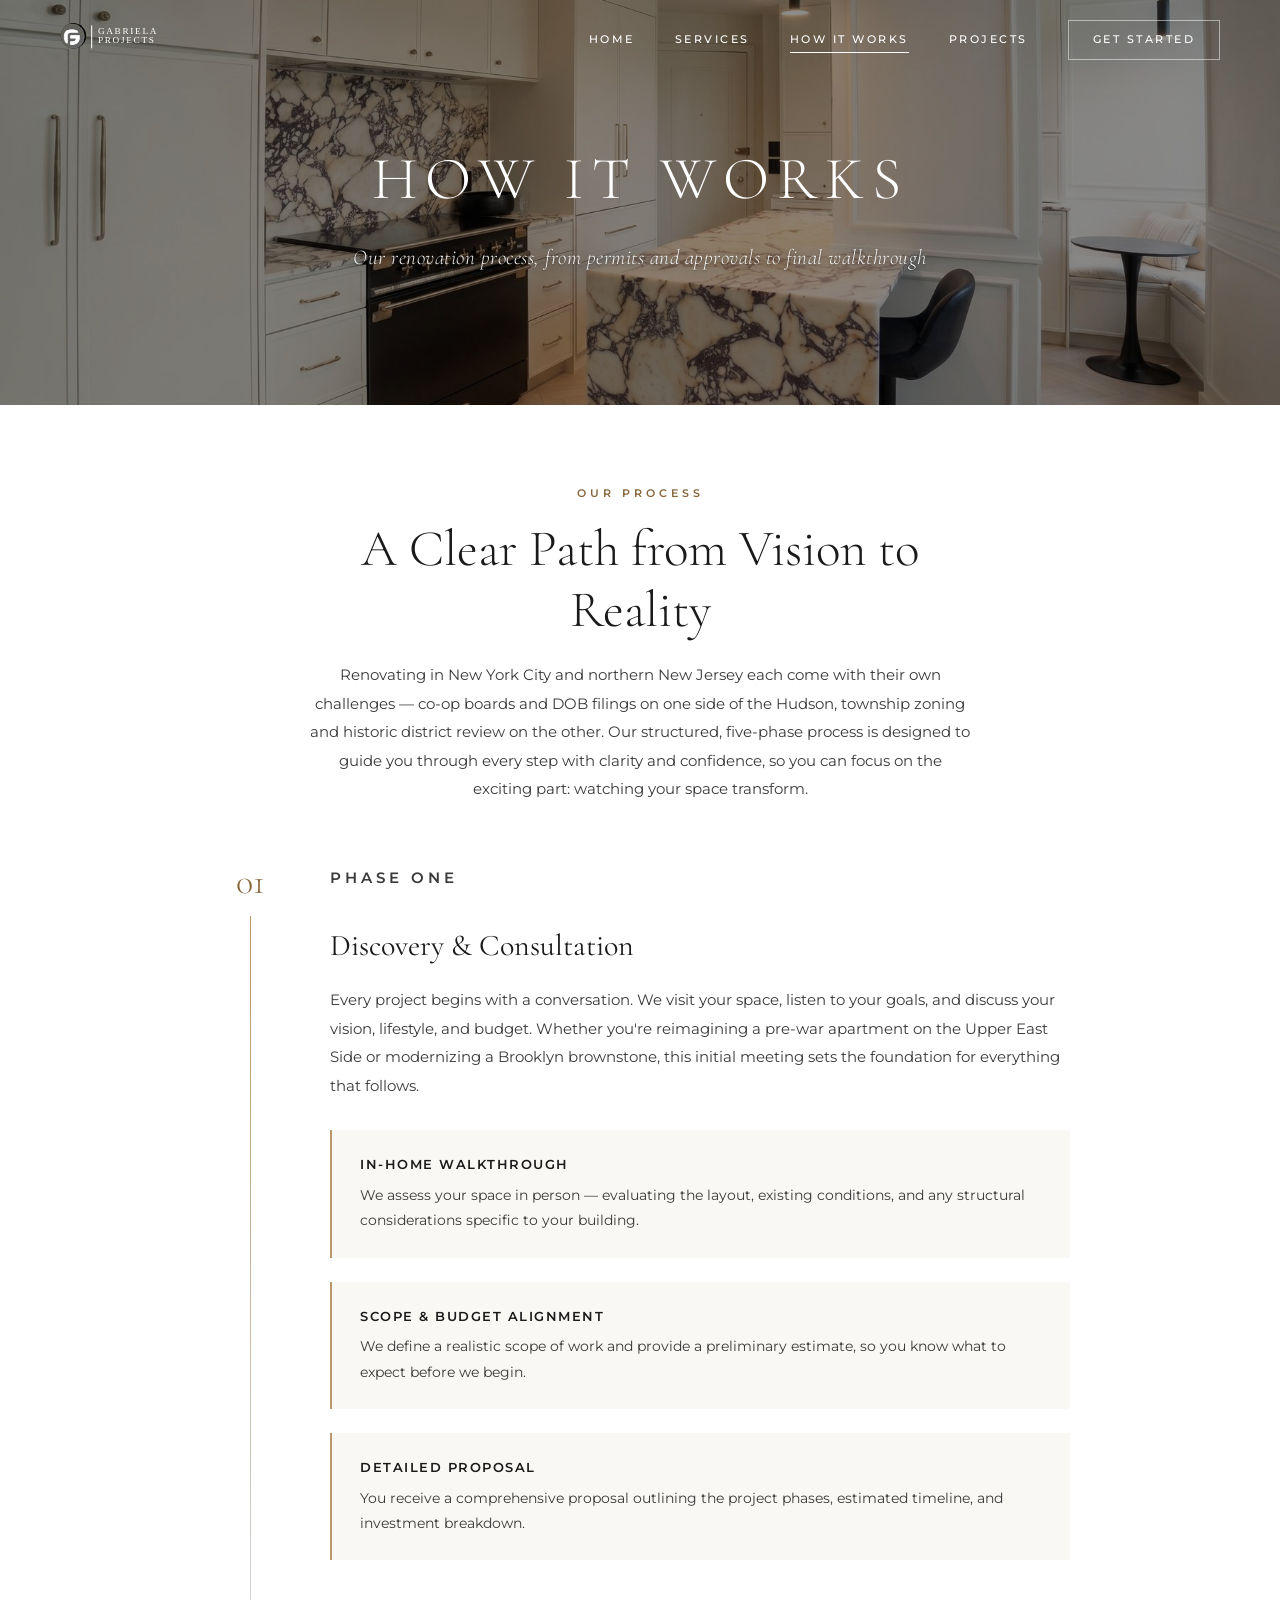
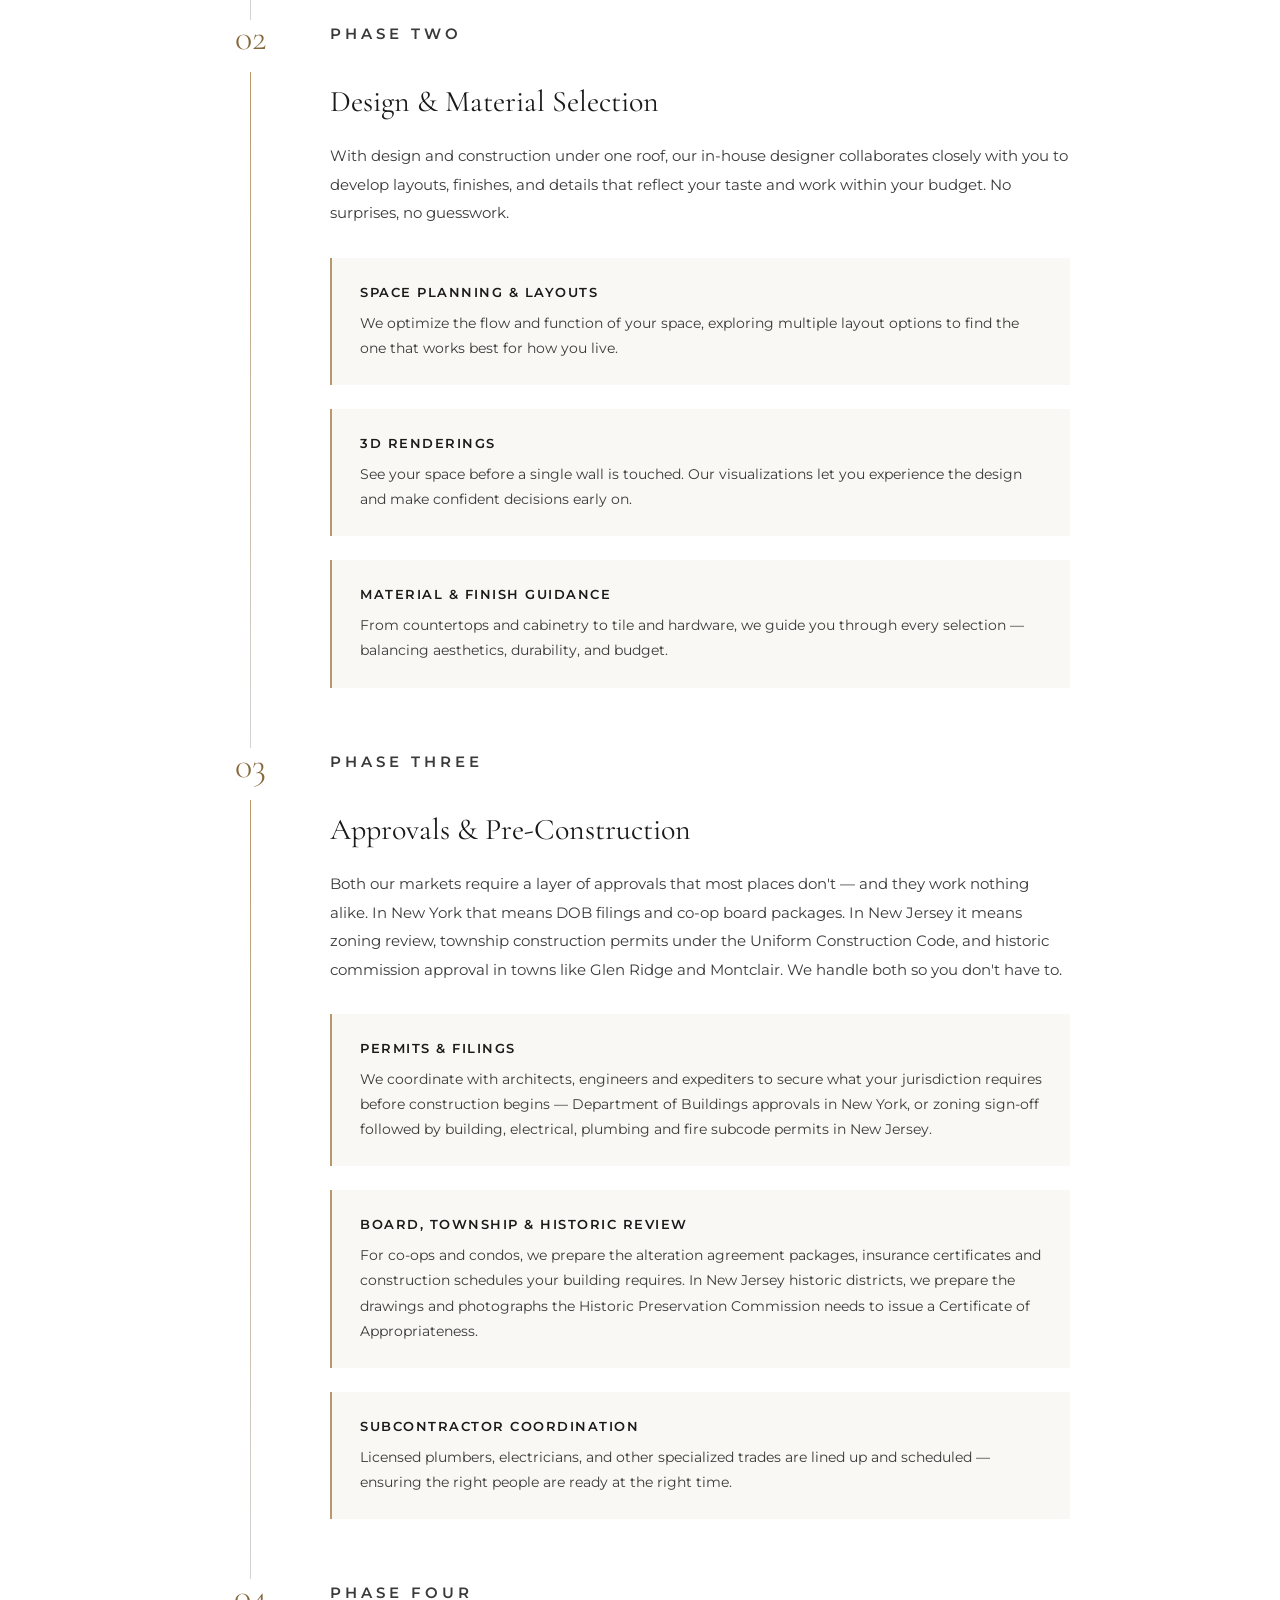
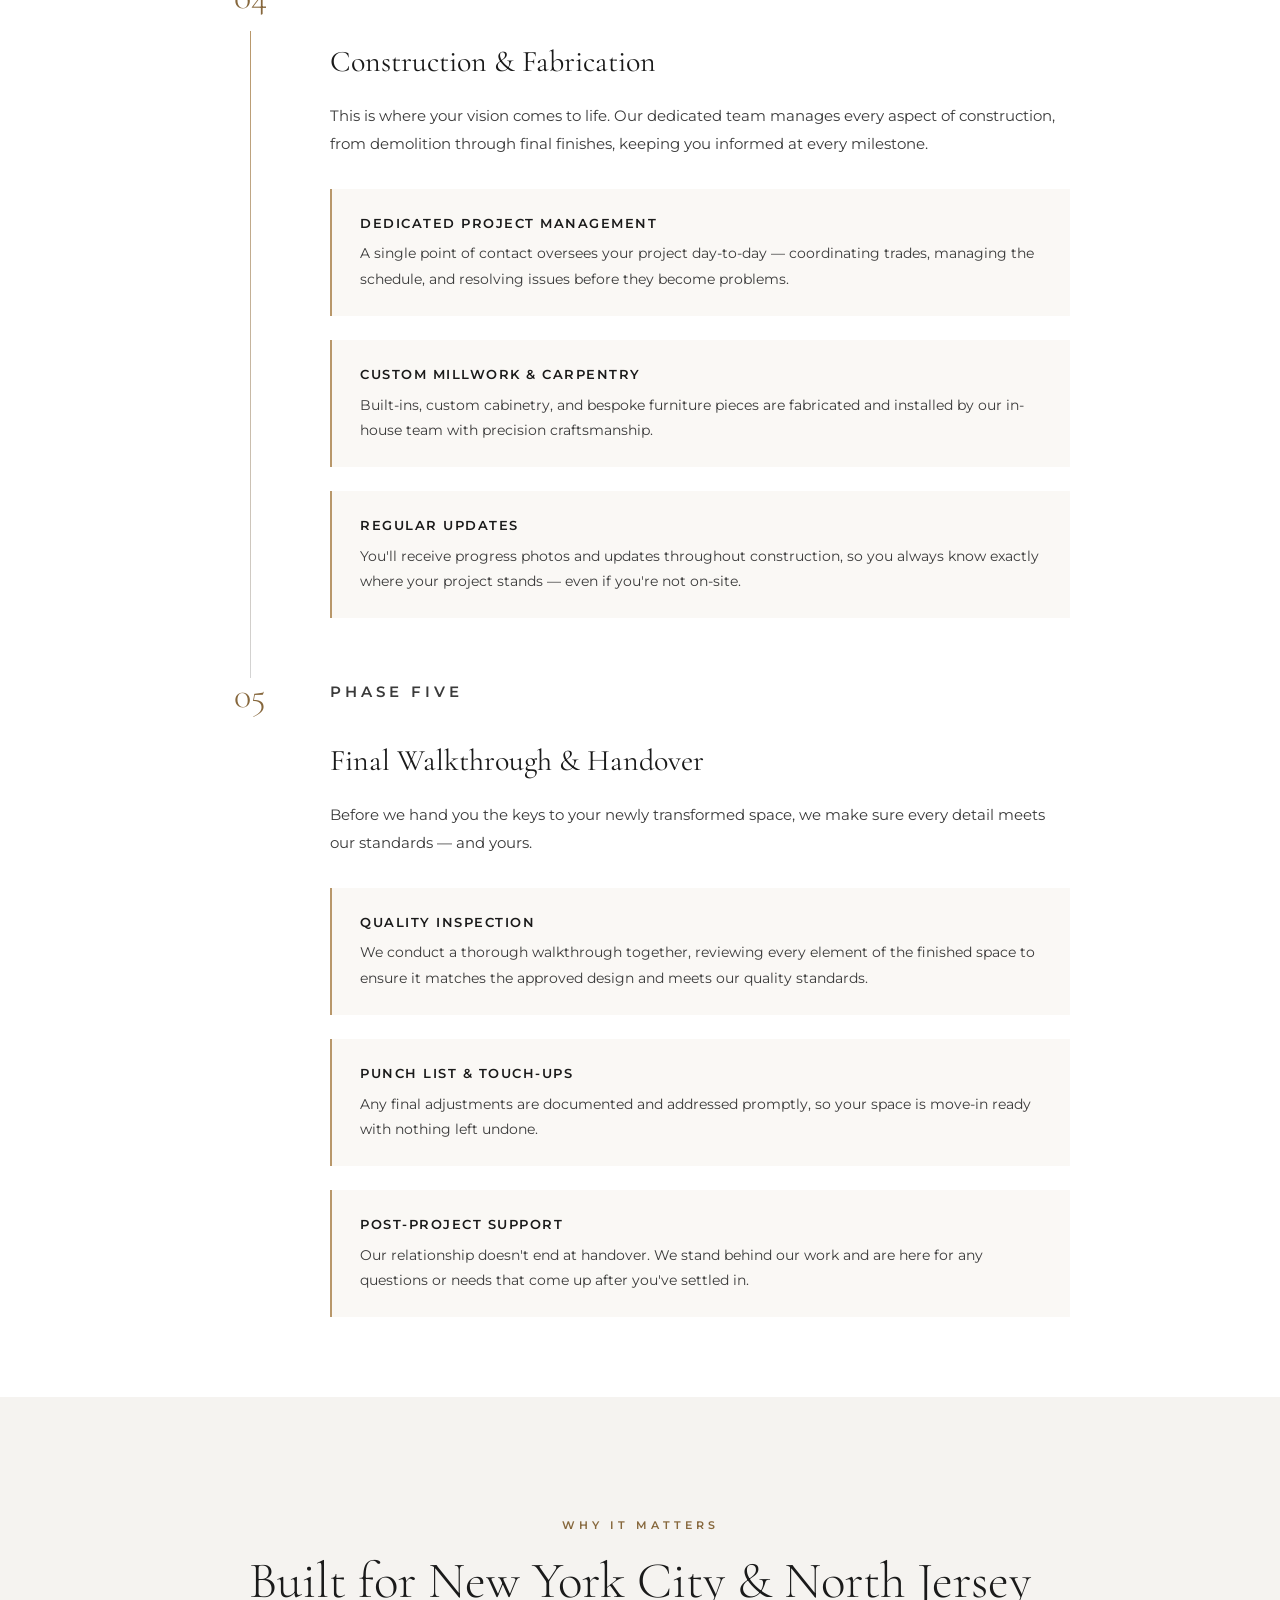
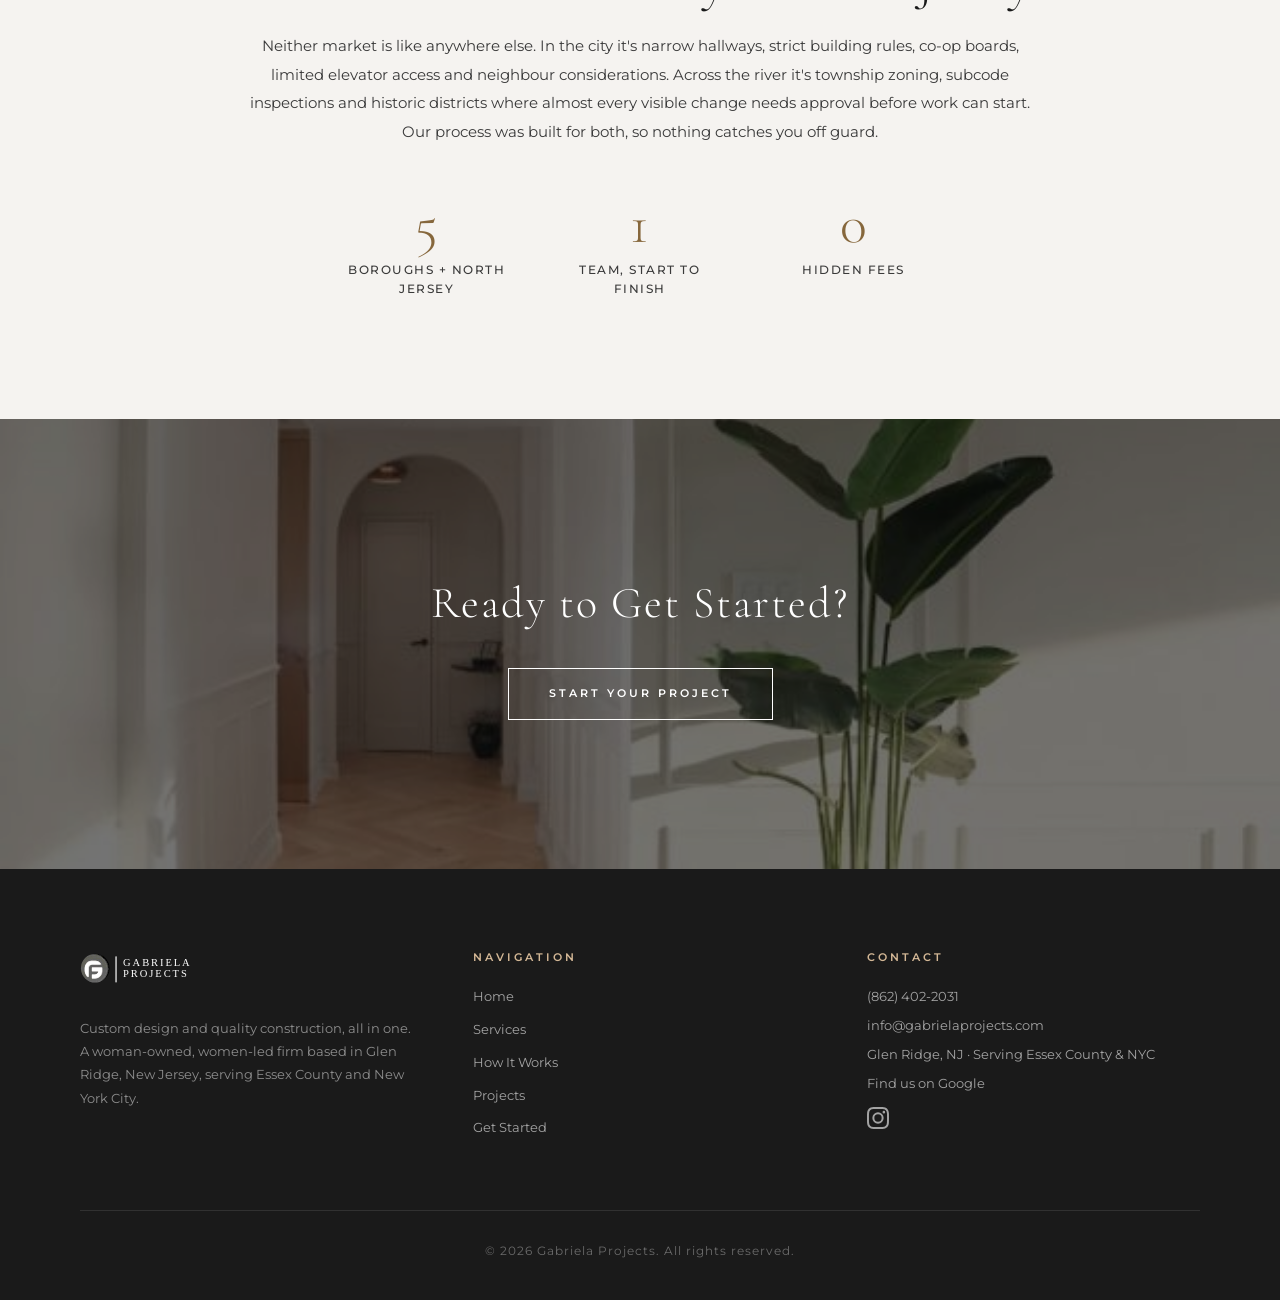
<file: how-it-works.html>
<!DOCTYPE html>
<html lang="en">
<head>
  <!-- Google tag (gtag.js) -->
  <script async src="https://www.googletagmanager.com/gtag/js?id=G-ZSTQMN7L34"></script>
  <script>
    window.dataLayer = window.dataLayer || [];
    function gtag(){dataLayer.push(arguments);}
    gtag('js', new Date());

    gtag('config', 'G-ZSTQMN7L34');
  </script>

  <meta charset="UTF-8">
  <meta name="viewport" content="width=device-width, initial-scale=1.0">
  <title>Our Renovation Process, Step by Step | Gabriela Projects</title>
  <meta name="description" content="Our five-phase renovation process, from first consultation to final walkthrough — built for co-op boards, NYC permits and NJ township approvals.">
  <link rel="canonical" href="https://gabrielaprojects.com/how-it-works">
  <!-- Open Graph -->
  <meta property="og:title" content="How It Works | Gabriela Projects">
  <meta property="og:description" content="From initial consultation to final walkthrough — how we deliver design-build renovations across NYC and northern New Jersey.">
  <meta property="og:image" content="https://gabrielaprojects.com/images/portfolio/park-avenue/gallery-01.jpg">
  <meta property="og:url" content="https://gabrielaprojects.com/how-it-works">
  <meta property="og:type" content="website">
  <!-- Twitter Card -->
  <meta name="twitter:card" content="summary_large_image">
  <meta name="twitter:title" content="How It Works | Gabriela Projects">
  <meta name="twitter:description" content="From initial consultation to final walkthrough — how we deliver design-build renovations across NYC and northern New Jersey.">
  <meta name="twitter:image" content="https://gabrielaprojects.com/images/portfolio/park-avenue/gallery-01.jpg">
  <link rel="preconnect" href="https://fonts.googleapis.com">
  <link rel="preconnect" href="https://fonts.gstatic.com" crossorigin>
  <link href="https://fonts.googleapis.com/css2?family=Cormorant+Garamond:ital,wght@0,300;0,400;0,700;1,300;1,400&family=Montserrat:wght@300;400;500;600;700&display=swap" rel="stylesheet">
  <link rel="icon" type="image/svg+xml" href="images/common/favicon.svg">
  <link rel="stylesheet" href="css/style.css?v=22">
</head>
<body>

  <!-- Header -->
  <header class="site-header scrolled" id="header">
    <a href="/" class="logo">
      <img src="images/common/logo.svg" alt="Gabriela Projects" class="logo-img">
      <span class="logo-text">GABRIELA PROJECTS</span>
    </a>
    <a href="tel:+18624022031" class="header-phone" aria-label="Call Gabriela Projects at (862) 402-2031">
      <svg xmlns="http://www.w3.org/2000/svg" viewBox="0 0 24 24" width="22" height="22" fill="none" stroke="currentColor" stroke-width="1.6" stroke-linecap="round" stroke-linejoin="round" aria-hidden="true"><path d="M22 16.9v3a2 2 0 0 1-2.2 2 19.8 19.8 0 0 1-8.6-3.1 19.5 19.5 0 0 1-6-6A19.8 19.8 0 0 1 2.1 4.2 2 2 0 0 1 4.1 2h3a2 2 0 0 1 2 1.7c.1.9.4 1.8.7 2.7a2 2 0 0 1-.5 2.1L8 9.8a16 16 0 0 0 6 6l1.3-1.3a2 2 0 0 1 2.1-.4c.9.3 1.8.6 2.7.7a2 2 0 0 1 1.7 2z"/></svg>
    </a>
    <button class="hamburger" id="hamburger" aria-label="Toggle menu">
      <span></span><span></span><span></span>
    </button>
    <nav class="main-nav" id="nav">
      <a href="/">Home</a>
      <a href="/services">Services</a>
      <a href="/how-it-works" class="active">How It Works</a>
      <a href="/projects">Projects</a>
      <a href="/get-started" class="nav-cta">Get Started</a>
    </nav>
  </header>

  <!-- Page Hero -->
  <section class="page-hero">
    <img src="images/portfolio/park-avenue/gallery-01.jpg" alt="Park Avenue co-op kitchen with marble waterfall island and black range" loading="eager">
    <div class="overlay"></div>
    <h1>How It Works<span class="page-hero-sub">Our renovation process, from permits and approvals to final walkthrough</span></h1>
  </section>

  <!-- Intro -->
  <div class="hiw-intro reveal">
    <p class="section-label">Our Process</p>
    <h2 class="section-heading">A Clear Path from Vision to Reality</h2>
    <p class="section-text" style="max-width:none;">Renovating in New York City and northern New Jersey each come with their own challenges &mdash; co-op boards and DOB filings on one side of the Hudson, township zoning and historic district review on the other. Our structured, five-phase process is designed to guide you through every step with clarity and confidence, so you can focus on the exciting part: watching your space transform.</p>
  </div>

  <!-- Timeline -->
  <div class="hiw-timeline">

    <!-- Phase 1 -->
    <div class="hiw-phase reveal">
      <div class="hiw-phase-marker">
        <span class="hiw-phase-number">01</span>
        <span class="hiw-phase-line"></span>
      </div>
      <div class="hiw-phase-content">
        <p class="hiw-phase-label">Phase One</p>
        <h3>Discovery &amp; Consultation</h3>
        <p>Every project begins with a conversation. We visit your space, listen to your goals, and discuss your vision, lifestyle, and budget. Whether you're reimagining a pre-war apartment on the Upper East Side or modernizing a Brooklyn brownstone, this initial meeting sets the foundation for everything that follows.</p>
        <div class="hiw-details">
          <div class="hiw-detail-item">
            <h4>In-Home Walkthrough</h4>
            <p>We assess your space in person &mdash; evaluating the layout, existing conditions, and any structural considerations specific to your building.</p>
          </div>
          <div class="hiw-detail-item">
            <h4>Scope &amp; Budget Alignment</h4>
            <p>We define a realistic scope of work and provide a preliminary estimate, so you know what to expect before we begin.</p>
          </div>
          <div class="hiw-detail-item">
            <h4>Detailed Proposal</h4>
            <p>You receive a comprehensive proposal outlining the project phases, estimated timeline, and investment breakdown.</p>
          </div>
        </div>
      </div>
    </div>

    <!-- Phase 2 -->
    <div class="hiw-phase reveal">
      <div class="hiw-phase-marker">
        <span class="hiw-phase-number">02</span>
        <span class="hiw-phase-line"></span>
      </div>
      <div class="hiw-phase-content">
        <p class="hiw-phase-label">Phase Two</p>
        <h3>Design &amp; Material Selection</h3>
        <p>With design and construction under one roof, our in-house designer collaborates closely with you to develop layouts, finishes, and details that reflect your taste and work within your budget. No surprises, no guesswork.</p>
        <div class="hiw-details">
          <div class="hiw-detail-item">
            <h4>Space Planning &amp; Layouts</h4>
            <p>We optimize the flow and function of your space, exploring multiple layout options to find the one that works best for how you live.</p>
          </div>
          <div class="hiw-detail-item">
            <h4>3D Renderings</h4>
            <p>See your space before a single wall is touched. Our visualizations let you experience the design and make confident decisions early on.</p>
          </div>
          <div class="hiw-detail-item">
            <h4>Material &amp; Finish Guidance</h4>
            <p>From countertops and cabinetry to tile and hardware, we guide you through every selection &mdash; balancing aesthetics, durability, and budget.</p>
          </div>
        </div>
      </div>
    </div>

    <!-- Phase 3 -->
    <div class="hiw-phase reveal">
      <div class="hiw-phase-marker">
        <span class="hiw-phase-number">03</span>
        <span class="hiw-phase-line"></span>
      </div>
      <div class="hiw-phase-content">
        <p class="hiw-phase-label">Phase Three</p>
        <h3>Approvals &amp; Pre-Construction</h3>
        <p>Both our markets require a layer of approvals that most places don't &mdash; and they work nothing alike. In New York that means DOB filings and co-op board packages. In New Jersey it means zoning review, township construction permits under the Uniform Construction Code, and historic commission approval in towns like Glen Ridge and Montclair. We handle both so you don't have to.</p>
        <div class="hiw-details">
          <div class="hiw-detail-item">
            <h4>Permits &amp; Filings</h4>
            <p>We coordinate with architects, engineers and expediters to secure what your jurisdiction requires before construction begins &mdash; Department of Buildings approvals in New York, or zoning sign-off followed by building, electrical, plumbing and fire subcode permits in New Jersey.</p>
          </div>
          <div class="hiw-detail-item">
            <h4>Board, Township &amp; Historic Review</h4>
            <p>For co-ops and condos, we prepare the alteration agreement packages, insurance certificates and construction schedules your building requires. In New Jersey historic districts, we prepare the drawings and photographs the Historic Preservation Commission needs to issue a Certificate of Appropriateness.</p>
          </div>
          <div class="hiw-detail-item">
            <h4>Subcontractor Coordination</h4>
            <p>Licensed plumbers, electricians, and other specialized trades are lined up and scheduled &mdash; ensuring the right people are ready at the right time.</p>
          </div>
        </div>
      </div>
    </div>

    <!-- Phase 4 -->
    <div class="hiw-phase reveal">
      <div class="hiw-phase-marker">
        <span class="hiw-phase-number">04</span>
        <span class="hiw-phase-line"></span>
      </div>
      <div class="hiw-phase-content">
        <p class="hiw-phase-label">Phase Four</p>
        <h3>Construction &amp; Fabrication</h3>
        <p>This is where your vision comes to life. Our dedicated team manages every aspect of construction, from demolition through final finishes, keeping you informed at every milestone.</p>
        <div class="hiw-details">
          <div class="hiw-detail-item">
            <h4>Dedicated Project Management</h4>
            <p>A single point of contact oversees your project day-to-day &mdash; coordinating trades, managing the schedule, and resolving issues before they become problems.</p>
          </div>
          <div class="hiw-detail-item">
            <h4>Custom Millwork &amp; Carpentry</h4>
            <p>Built-ins, custom cabinetry, and bespoke furniture pieces are fabricated and installed by our in-house team with precision craftsmanship.</p>
          </div>
          <div class="hiw-detail-item">
            <h4>Regular Updates</h4>
            <p>You'll receive progress photos and updates throughout construction, so you always know exactly where your project stands &mdash; even if you're not on-site.</p>
          </div>
        </div>
      </div>
    </div>

    <!-- Phase 5 -->
    <div class="hiw-phase reveal">
      <div class="hiw-phase-marker">
        <span class="hiw-phase-number">05</span>
        <span class="hiw-phase-line"></span>
      </div>
      <div class="hiw-phase-content">
        <p class="hiw-phase-label">Phase Five</p>
        <h3>Final Walkthrough &amp; Handover</h3>
        <p>Before we hand you the keys to your newly transformed space, we make sure every detail meets our standards &mdash; and yours.</p>
        <div class="hiw-details">
          <div class="hiw-detail-item">
            <h4>Quality Inspection</h4>
            <p>We conduct a thorough walkthrough together, reviewing every element of the finished space to ensure it matches the approved design and meets our quality standards.</p>
          </div>
          <div class="hiw-detail-item">
            <h4>Punch List &amp; Touch-Ups</h4>
            <p>Any final adjustments are documented and addressed promptly, so your space is move-in ready with nothing left undone.</p>
          </div>
          <div class="hiw-detail-item">
            <h4>Post-Project Support</h4>
            <p>Our relationship doesn't end at handover. We stand behind our work and are here for any questions or needs that come up after you've settled in.</p>
          </div>
        </div>
      </div>
    </div>

  </div>

  <!-- Why This Approach -->
  <section class="hiw-why section">
    <div class="hiw-why-inner reveal">
      <p class="section-label">Why It Matters</p>
      <h2 class="section-heading">Built for New York City &amp; North Jersey</h2>
      <p class="section-text" style="max-width:none;">Neither market is like anywhere else. In the city it's narrow hallways, strict building rules, co-op boards, limited elevator access and neighbour considerations. Across the river it's township zoning, subcode inspections and historic districts where almost every visible change needs approval before work can start. Our process was built for both, so nothing catches you off guard.</p>
      <div class="hiw-stats">
        <div class="hiw-stat">
          <span class="hiw-stat-number">5</span>
          <span class="hiw-stat-label">Boroughs + North Jersey</span>
        </div>
        <div class="hiw-stat">
          <span class="hiw-stat-number">1</span>
          <span class="hiw-stat-label">Team, Start to Finish</span>
        </div>
        <div class="hiw-stat">
          <span class="hiw-stat-number">0</span>
          <span class="hiw-stat-label">Hidden Fees</span>
        </div>
      </div>
    </div>
  </section>

  <!-- CTA -->
  <section class="cta-section">
    <img src="images/portfolio/portfolio_1.jpg" alt="Upper East Side apartment arched entry hallway with herringbone oak floor" loading="lazy">
    <div class="overlay"></div>
    <div class="cta-content reveal">
      <h2>Ready to Get Started?</h2>
      <a href="/get-started" class="btn-outline">Start Your Project</a>
    </div>
  </section>

  <!-- Footer -->
  <footer class="site-footer">
    <div class="footer-top">
      <div class="footer-brand">
        <img src="images/common/logo-white.svg" alt="Gabriela Projects" class="footer-logo">
        <p>Custom design and quality construction, all in one. A woman-owned, women-led firm based in Glen Ridge, New Jersey, serving Essex County and New York City.</p>
      </div>
      <div class="footer-links">
        <h4>Navigation</h4>
        <a href="/">Home</a>
        <a href="/services">Services</a>
        <a href="/how-it-works">How It Works</a>
        <a href="/projects">Projects</a>
        <a href="/get-started">Get Started</a>
      </div>
      <div class="footer-contact">
        <h4>Contact</h4>
        <p><a href="tel:+18624022031">(862) 402-2031</a></p>
        <p><a href="mailto:info@gabrielaprojects.com">info@gabrielaprojects.com</a></p>
        <p>Glen Ridge, NJ &middot; Serving Essex County &amp; NYC</p>
        <p><a href="https://www.google.com/maps/search/?api=1&amp;query=Gabriela%20Projects&amp;query_place_id=ChIJV9o5SZi7KCYRHaxZRhk0vlA" target="_blank" rel="noopener">Find us on Google</a></p>
        <div class="social-links">
          <a href="https://www.instagram.com/gabrielaprojects/" target="_blank" rel="noopener" class="social-icon" aria-label="Follow us on Instagram">
            <svg xmlns="http://www.w3.org/2000/svg" viewBox="0 0 24 24" fill="currentColor" width="22" height="22">
              <path d="M12 2.163c3.204 0 3.584.012 4.85.07 3.252.148 4.771 1.691 4.919 4.919.058 1.265.069 1.645.069 4.849 0 3.205-.012 3.584-.069 4.849-.149 3.225-1.664 4.771-4.919 4.919-1.266.058-1.644.07-4.85.07-3.204 0-3.584-.012-4.849-.07-3.26-.149-4.771-1.699-4.919-4.92-.058-1.265-.07-1.644-.07-4.849 0-3.204.013-3.583.07-4.849.149-3.227 1.664-4.771 4.919-4.919 1.266-.057 1.645-.069 4.849-.069zM12 0C8.741 0 8.333.014 7.053.072 2.695.272.273 2.69.073 7.052.014 8.333 0 8.741 0 12c0 3.259.014 3.668.072 4.948.2 4.358 2.618 6.78 6.98 6.98C8.333 23.986 8.741 24 12 24c3.259 0 3.668-.014 4.948-.072 4.354-.2 6.782-2.618 6.979-6.98.059-1.28.073-1.689.073-4.948 0-3.259-.014-3.667-.072-4.947-.196-4.354-2.617-6.78-6.979-6.98C15.668.014 15.259 0 12 0zm0 5.838a6.162 6.162 0 100 12.324 6.162 6.162 0 000-12.324zM12 16a4 4 0 110-8 4 4 0 010 8zm6.406-11.845a1.44 1.44 0 100 2.881 1.44 1.44 0 000-2.881z"/>
            </svg>
          </a>
        </div>
      </div>
    </div>
    <div class="footer-bottom">
      &copy; 2026 Gabriela Projects. All rights reserved.
    </div>
  </footer>

  <script src="js/main.js?v=14"></script>
  <!-- STRUCTURED DATA: generated by tools/make-structured-data.py, edit that script instead -->
  <script type="application/ld+json">
{
  "@context": "https://schema.org",
  "@graph": [
    {
      "@type": "HomeAndConstructionBusiness",
      "@id": "https://gabrielaprojects.com/#business",
      "name": "Gabriela Projects",
      "description": "Woman-owned design-build firm based in Glen Ridge, New Jersey, serving Essex County and New York City, specializing in full renovations, custom millwork and construction.",
      "url": "https://gabrielaprojects.com/",
      "telephone": "+1-862-402-2031",
      "email": "info@gabrielaprojects.com",
      "logo": "https://gabrielaprojects.com/images/common/logo.svg",
      "image": "https://gabrielaprojects.com/images/common/og-home.jpg",
      "priceRange": "$$$$",
      "address": {
        "@type": "PostalAddress",
        "addressLocality": "Glen Ridge",
        "addressRegion": "NJ",
        "postalCode": "07028",
        "addressCountry": "US"
      },
      "hasMap": "https://www.google.com/maps/search/?api=1&query=Gabriela%20Projects&query_place_id=ChIJV9o5SZi7KCYRHaxZRhk0vlA",
      "sameAs": [
        "https://www.instagram.com/gabrielaprojects/",
        "https://www.google.com/maps/search/?api=1&query=Gabriela%20Projects&query_place_id=ChIJV9o5SZi7KCYRHaxZRhk0vlA"
      ],
      "openingHoursSpecification": [
        {
          "@type": "OpeningHoursSpecification",
          "dayOfWeek": [
            "Monday",
            "Tuesday",
            "Wednesday",
            "Thursday",
            "Friday"
          ],
          "opens": "09:00",
          "closes": "17:00"
        }
      ],
      "founder": {
        "@type": "Person",
        "name": "Gabriela Flores"
      },
      "areaServed": [
        {
          "@type": "City",
          "name": "Glen Ridge, NJ"
        },
        {
          "@type": "City",
          "name": "Montclair, NJ"
        },
        {
          "@type": "City",
          "name": "Bloomfield, NJ"
        },
        {
          "@type": "City",
          "name": "West Orange, NJ"
        },
        {
          "@type": "City",
          "name": "Nutley, NJ"
        },
        {
          "@type": "City",
          "name": "Verona, NJ"
        },
        {
          "@type": "City",
          "name": "Cedar Grove, NJ"
        },
        {
          "@type": "City",
          "name": "Caldwell, NJ"
        },
        {
          "@type": "City",
          "name": "Maplewood, NJ"
        },
        {
          "@type": "City",
          "name": "South Orange, NJ"
        },
        {
          "@type": "City",
          "name": "Livingston, NJ"
        },
        {
          "@type": "City",
          "name": "Belleville, NJ"
        },
        {
          "@type": "AdministrativeArea",
          "name": "Essex County, New Jersey"
        },
        {
          "@type": "City",
          "name": "New York, NY"
        }
      ],
      "knowsAbout": [
        "Custom Millwork",
        "Renovations",
        "Interior Design",
        "Construction",
        "Kitchen Remodeling",
        "Bathroom Remodeling",
        "Co-op Renovations",
        "Historic Home Renovation"
      ]
    },
    {
      "@type": "WebPage",
      "@id": "https://gabrielaprojects.com/how-it-works#webpage",
      "url": "https://gabrielaprojects.com/how-it-works",
      "name": "Our Renovation Process, Step by Step | Gabriela Projects",
      "isPartOf": {
        "@id": "https://gabrielaprojects.com/#website"
      },
      "about": {
        "@id": "https://gabrielaprojects.com/#business"
      },
      "breadcrumb": {
        "@id": "https://gabrielaprojects.com/how-it-works#breadcrumb"
      }
    },
    {
      "@type": "BreadcrumbList",
      "@id": "https://gabrielaprojects.com/how-it-works#breadcrumb",
      "itemListElement": [
        {
          "@type": "ListItem",
          "position": 1,
          "name": "Home",
          "item": "https://gabrielaprojects.com/"
        },
        {
          "@type": "ListItem",
          "position": 2,
          "name": "How It Works",
          "item": "https://gabrielaprojects.com/how-it-works"
        }
      ]
    }
  ]
}
  </script>
  <!-- /STRUCTURED DATA -->
</body>
</html>
</file>
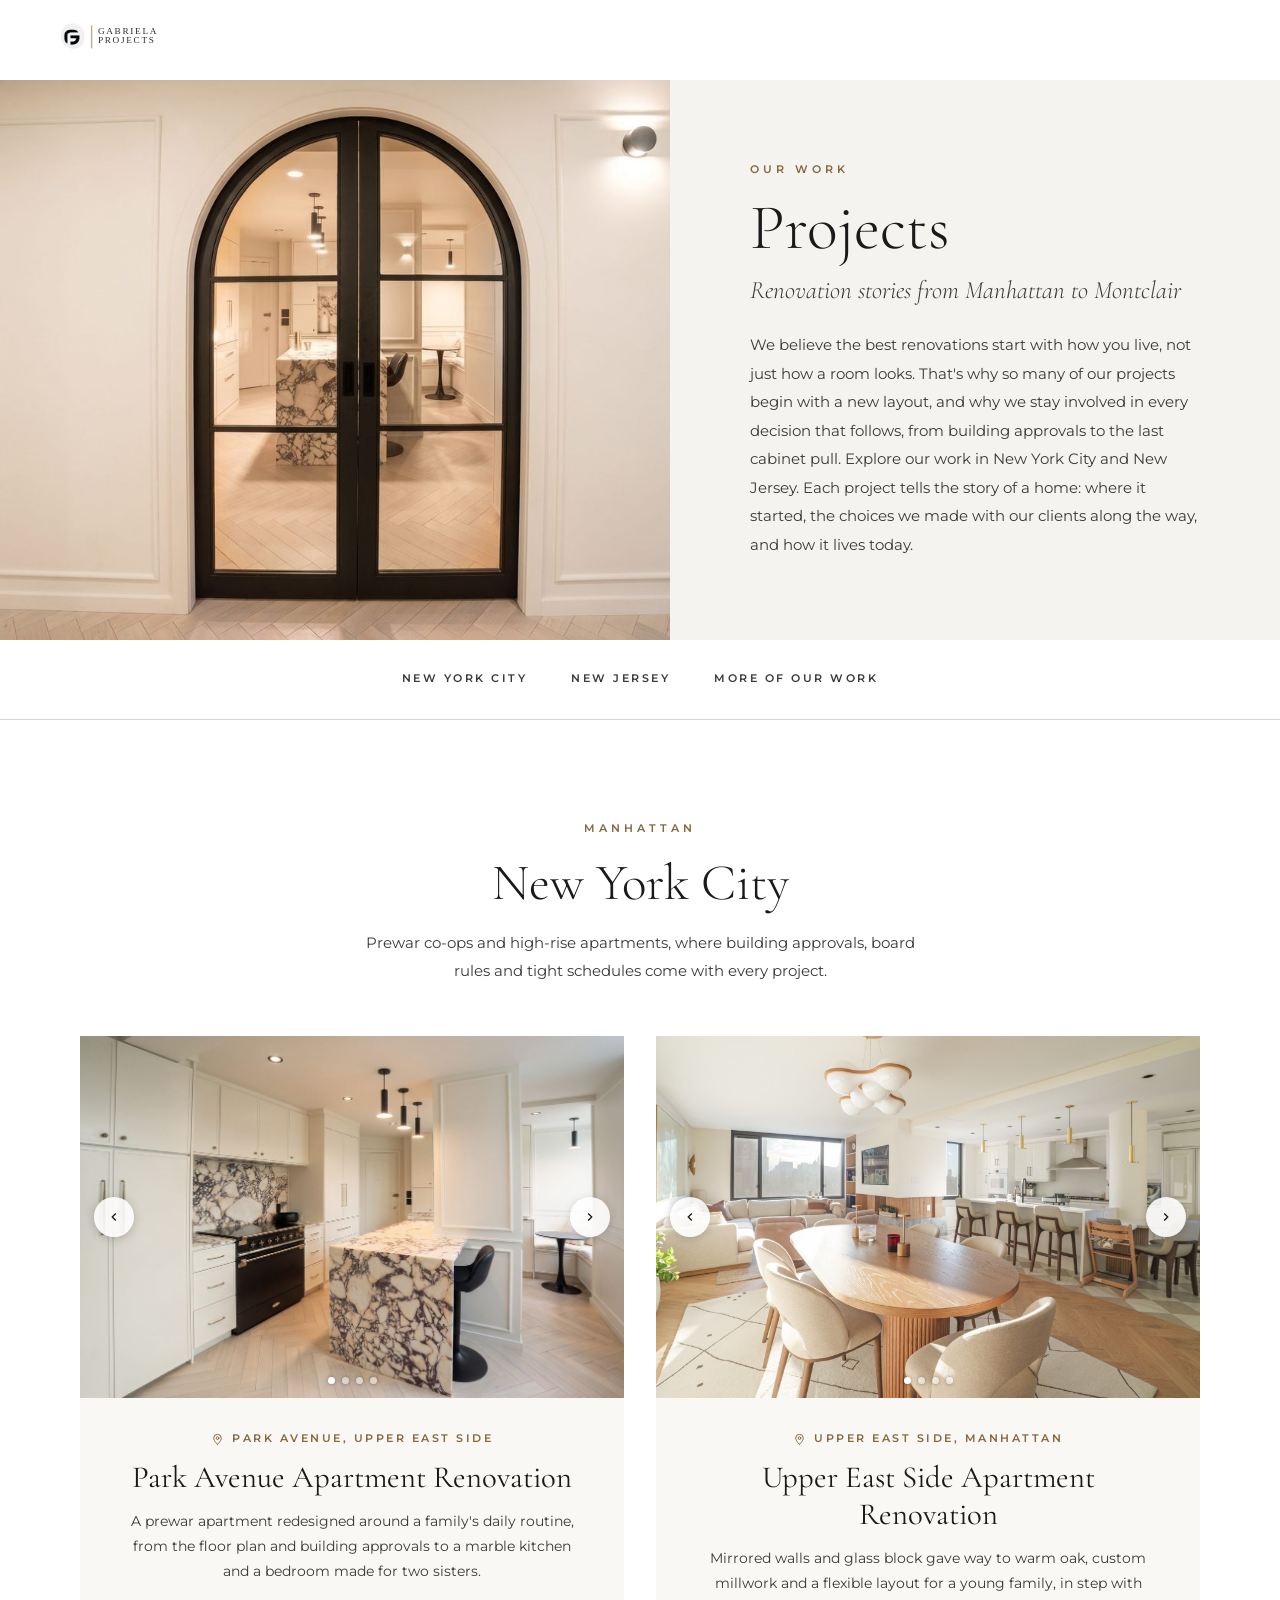
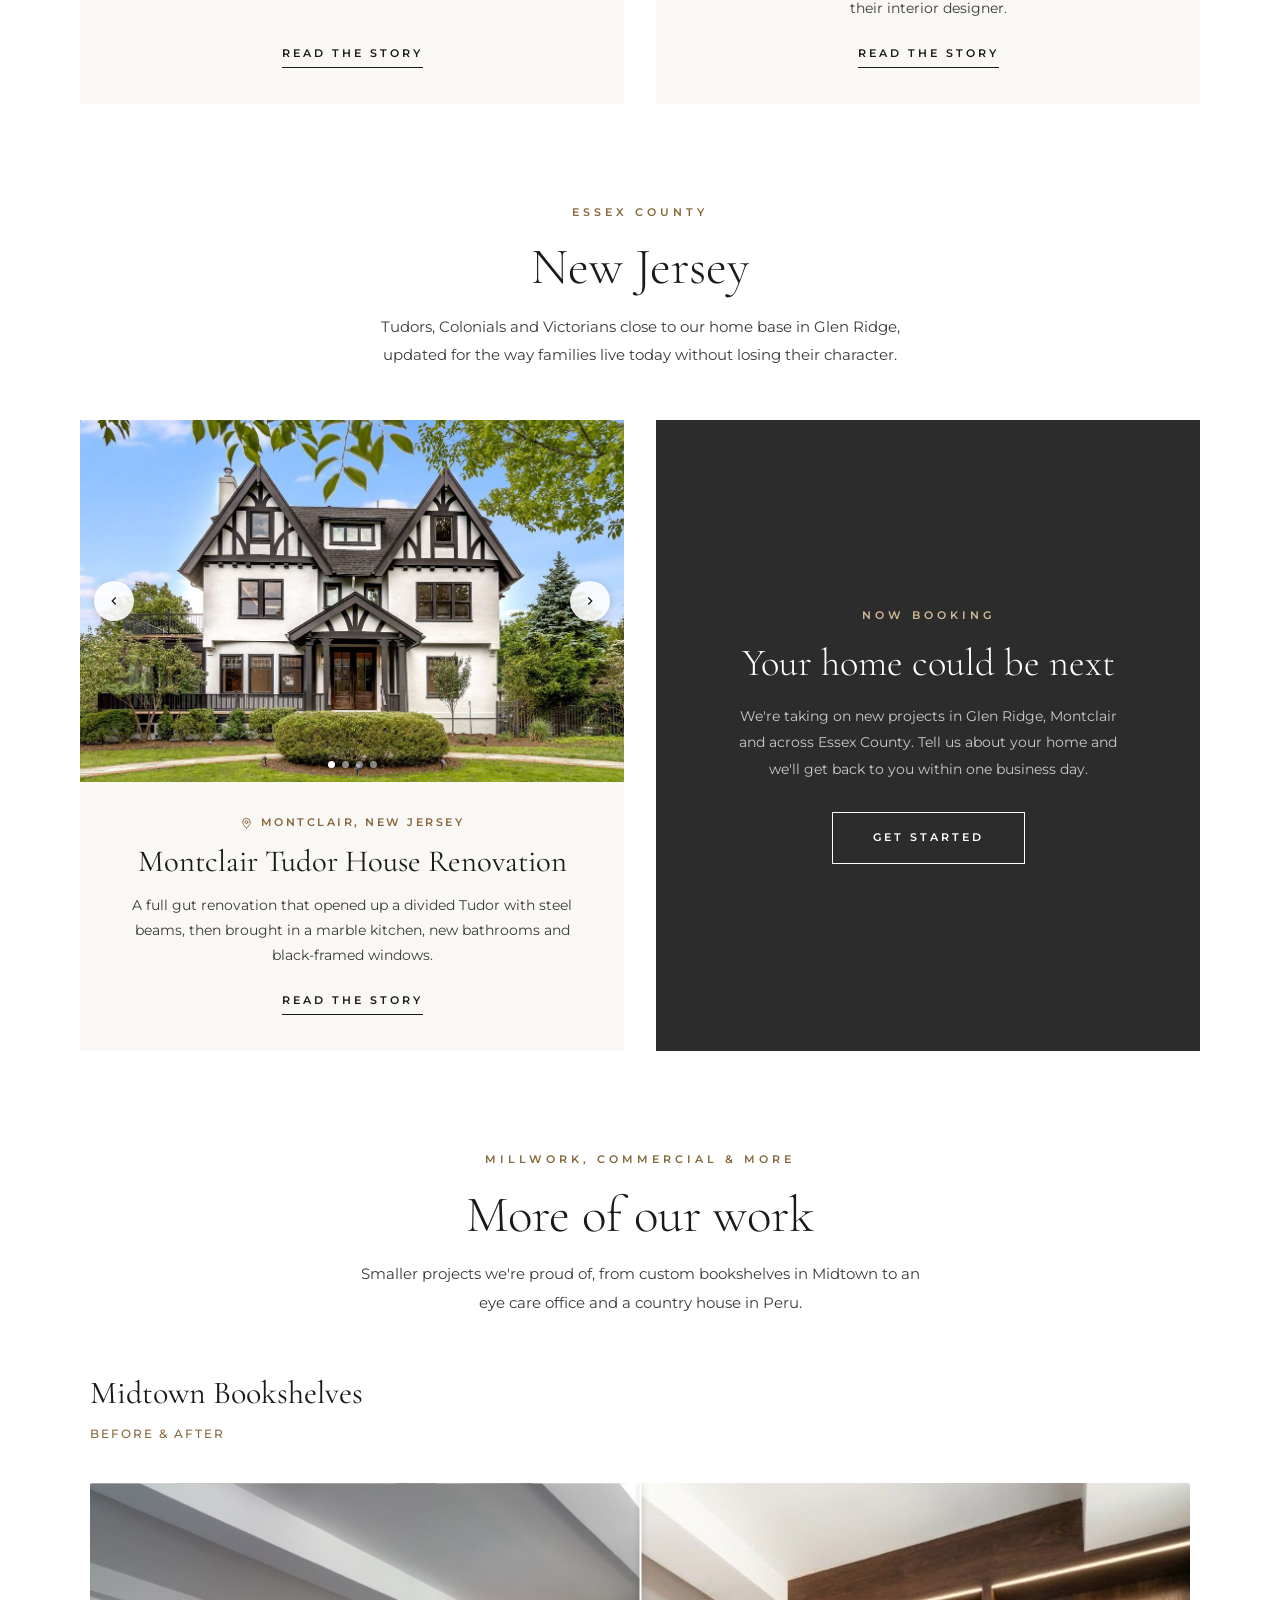
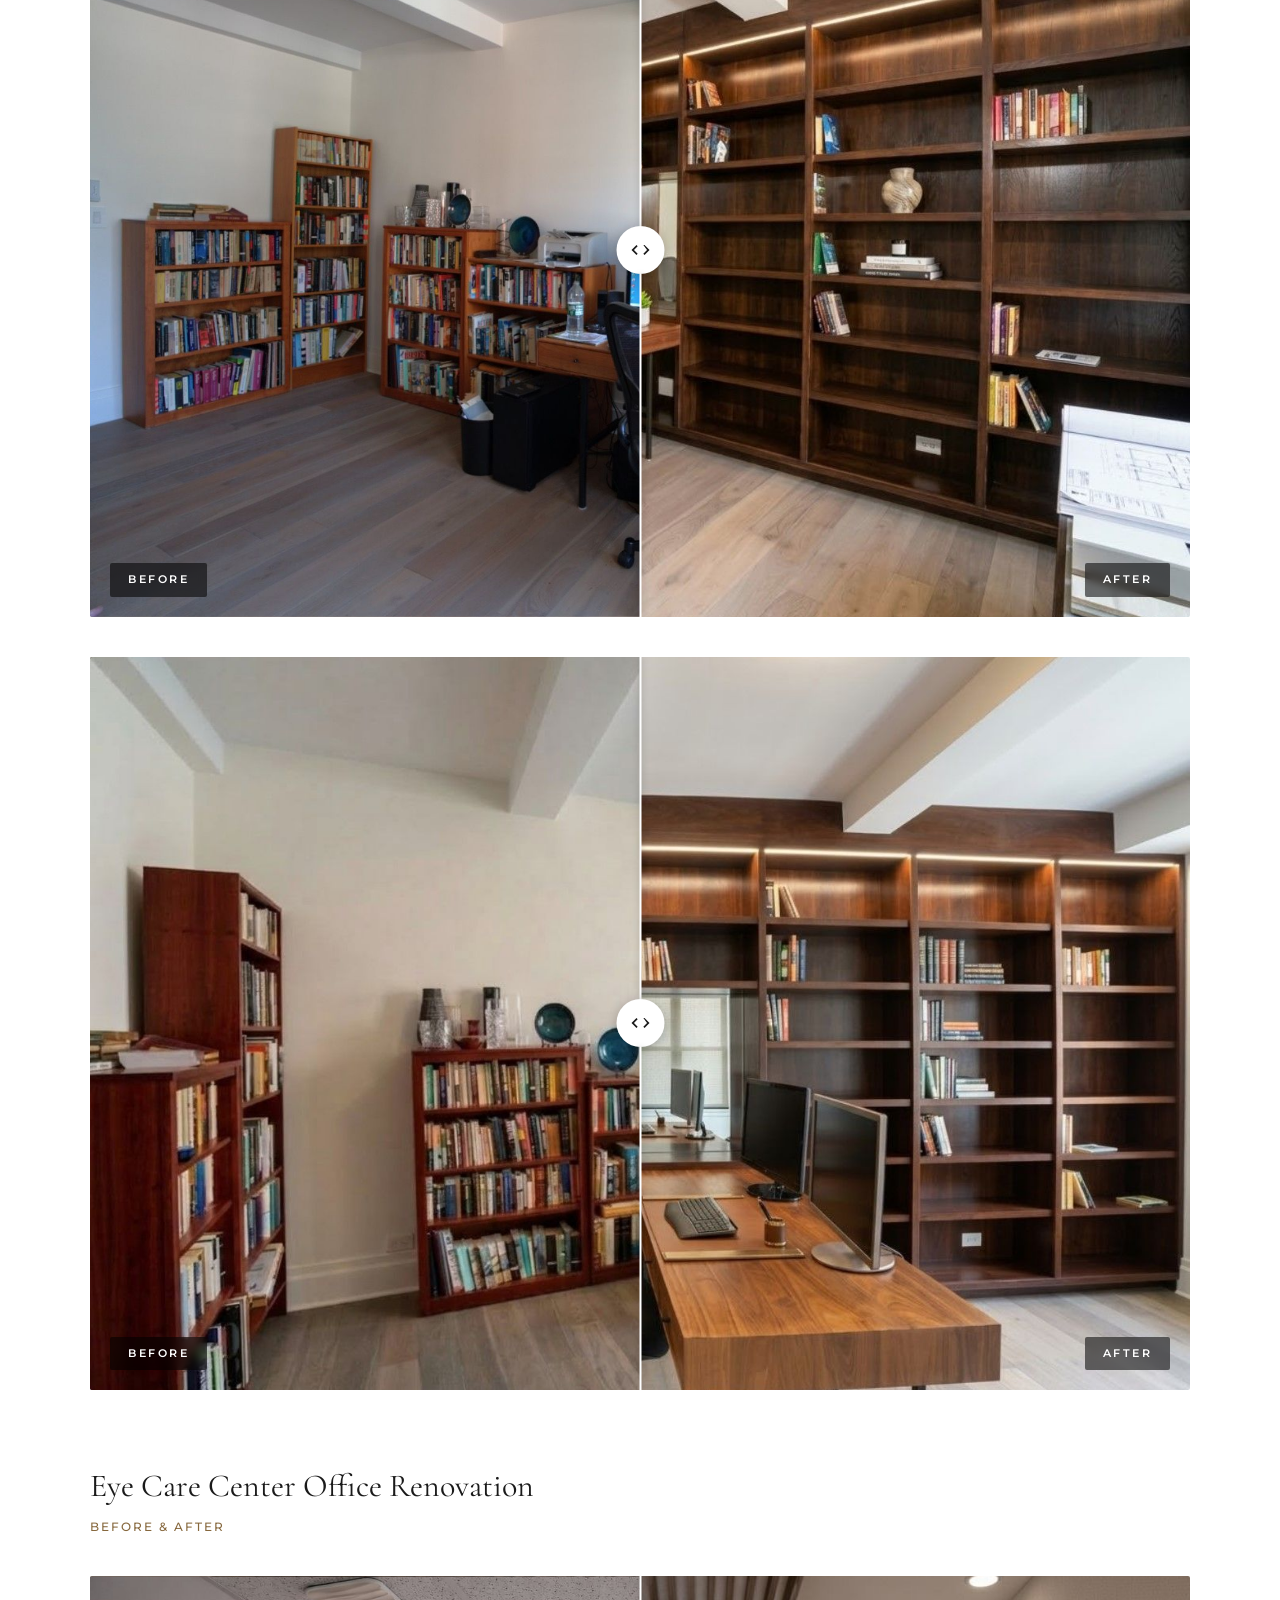
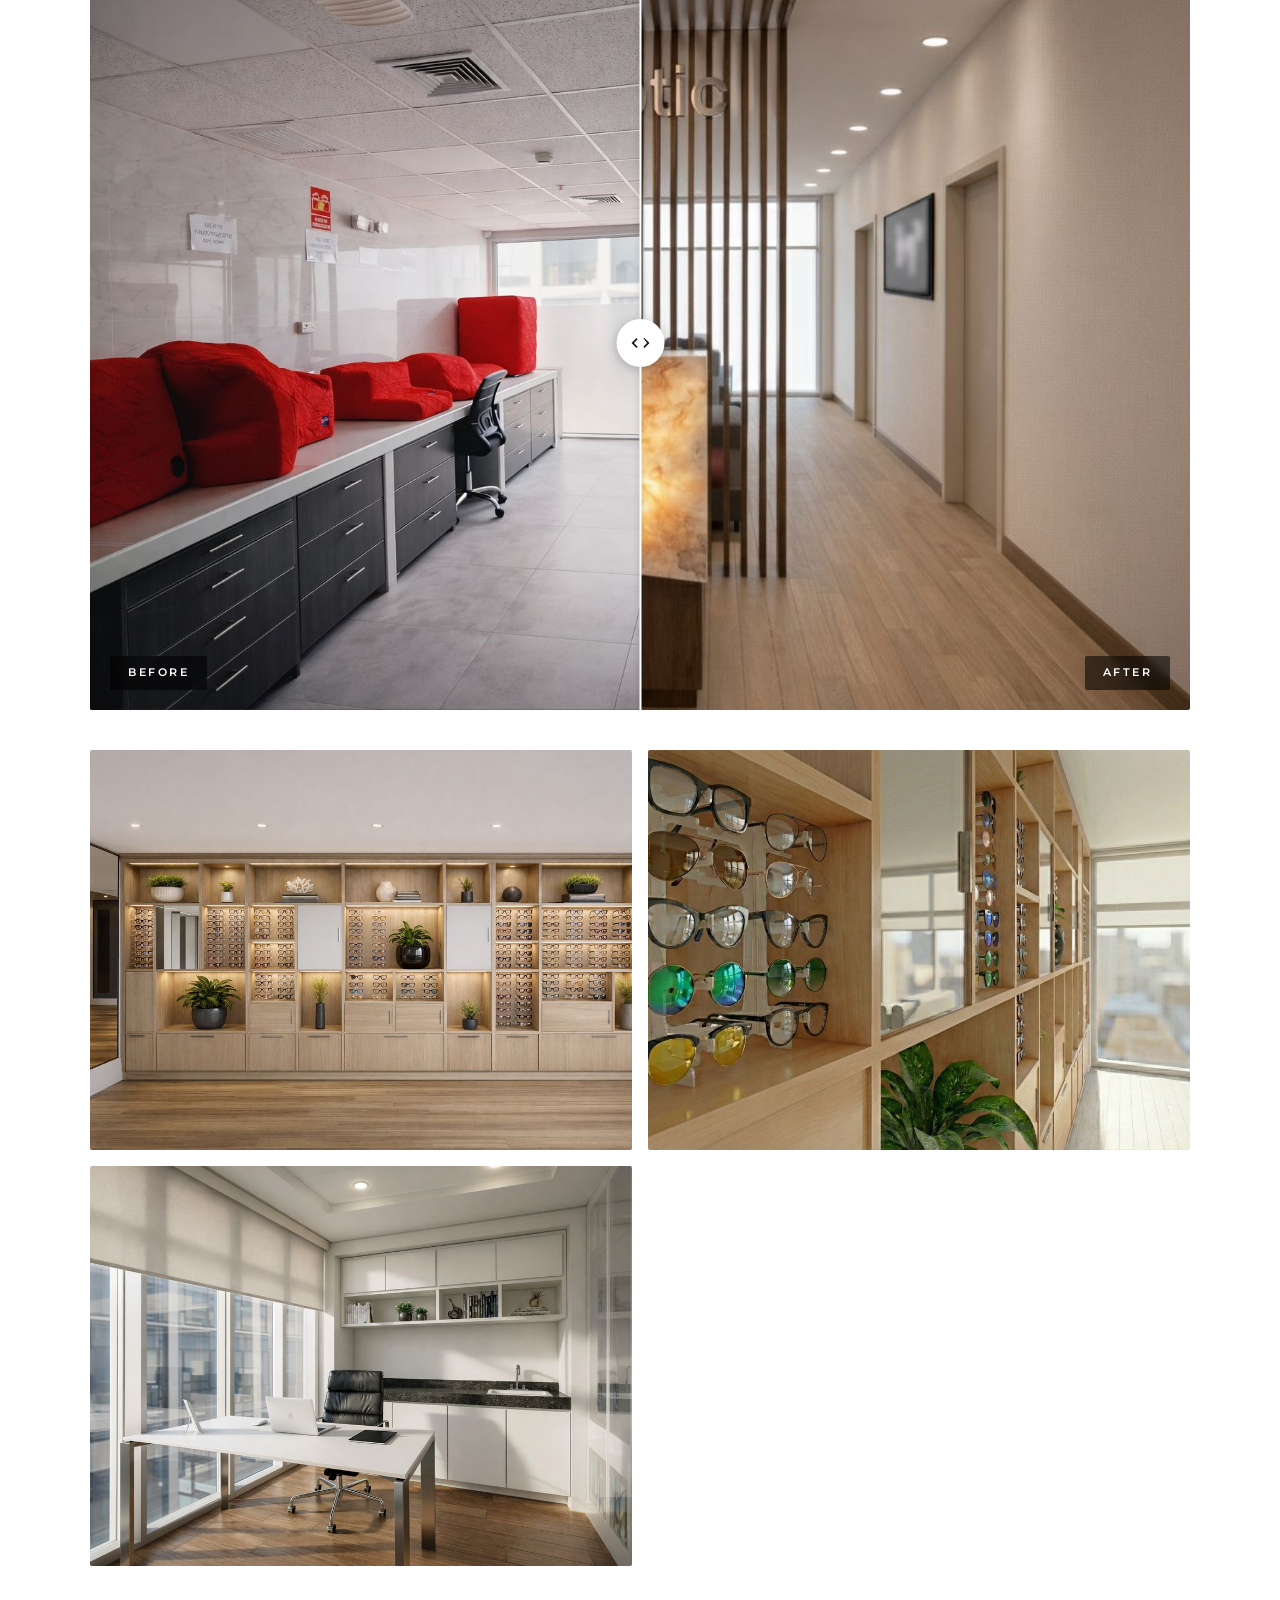
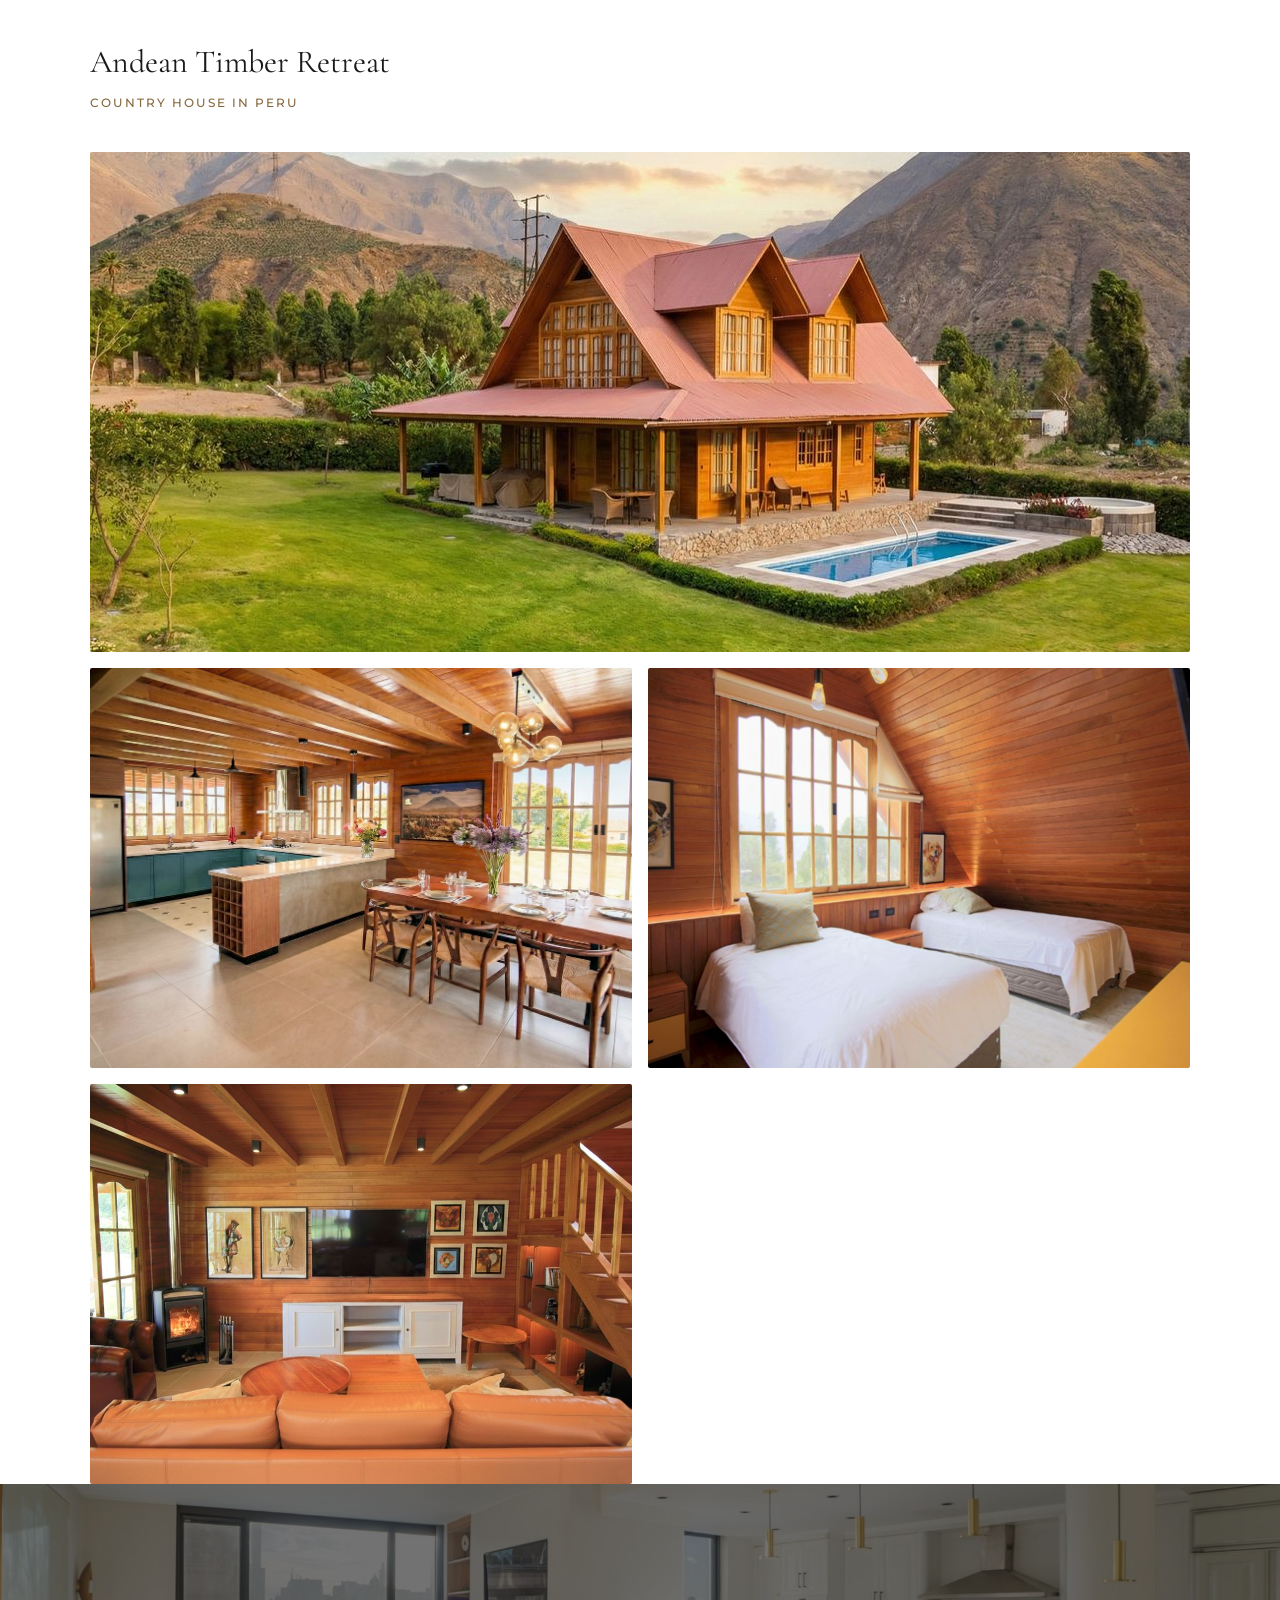
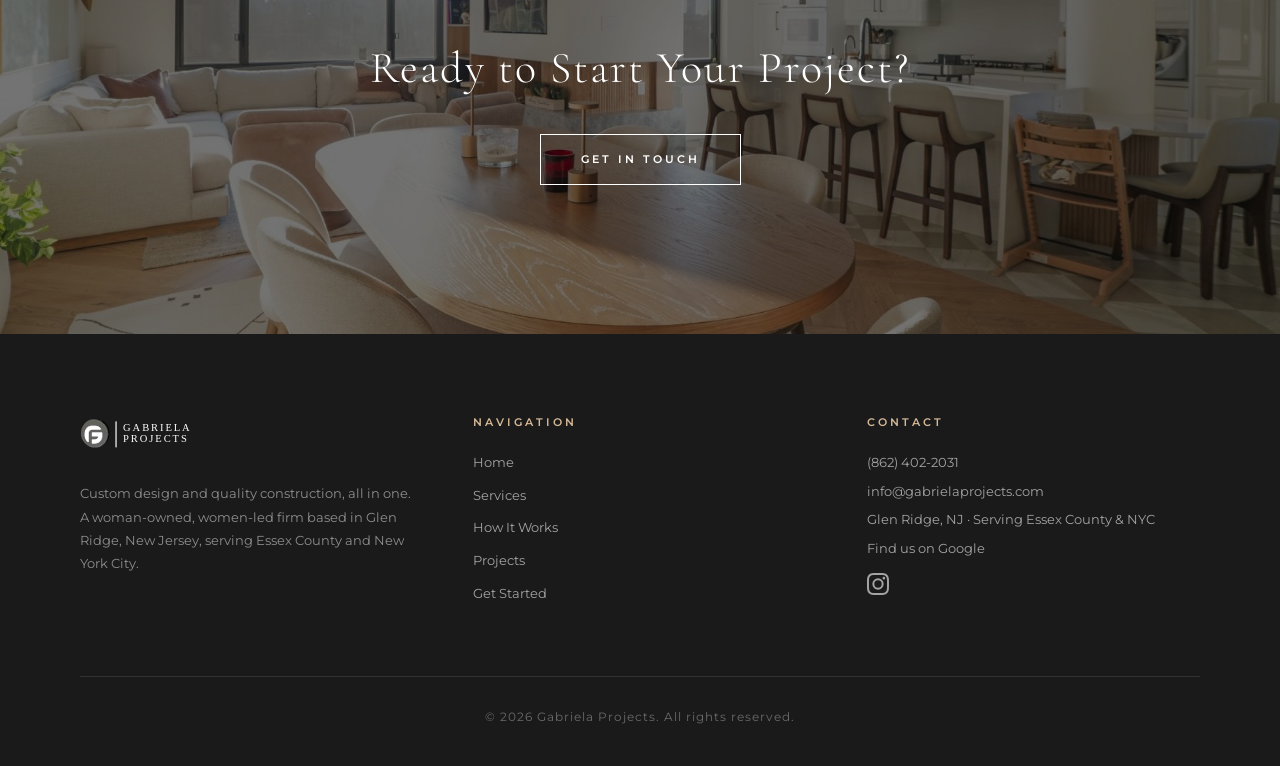
<file: projects.html>
<!DOCTYPE html>
<html lang="en">
<head>
  <!-- Google tag (gtag.js) -->
  <script async src="https://www.googletagmanager.com/gtag/js?id=G-ZSTQMN7L34"></script>
  <script>
    window.dataLayer = window.dataLayer || [];
    function gtag(){dataLayer.push(arguments);}
    gtag('js', new Date());

    gtag('config', 'G-ZSTQMN7L34');
  </script>

  <meta charset="UTF-8">
  <meta name="viewport" content="width=device-width, initial-scale=1.0">
  <title>Renovation Projects in NYC &amp; New Jersey | Gabriela Projects</title>
  <meta name="description" content="Renovation stories from Manhattan apartments to a Montclair Tudor: new layouts, kitchens, bathrooms and custom millwork, with before-and-after photos.">
  <link rel="canonical" href="https://gabrielaprojects.com/projects">
  <!-- Open Graph -->
  <meta property="og:title" content="Renovation Projects in NYC &amp; New Jersey | Gabriela Projects">
  <meta property="og:description" content="Renovation stories from Manhattan apartments to a Montclair Tudor: new layouts, kitchens, bathrooms and custom millwork, with before-and-after photos.">
  <meta property="og:image" content="https://gabrielaprojects.com/images/portfolio/park-avenue/gallery-01.jpg">
  <meta property="og:url" content="https://gabrielaprojects.com/projects">
  <meta property="og:type" content="website">
  <meta property="og:site_name" content="Gabriela Projects">
  <!-- Twitter Card -->
  <meta name="twitter:card" content="summary_large_image">
  <meta name="twitter:title" content="Renovation Projects in NYC &amp; New Jersey | Gabriela Projects">
  <meta name="twitter:description" content="Renovation stories from Manhattan apartments to a Montclair Tudor: new layouts, kitchens, bathrooms and custom millwork, with before-and-after photos.">
  <meta name="twitter:image" content="https://gabrielaprojects.com/images/portfolio/park-avenue/gallery-01.jpg">
  <link rel="preconnect" href="https://fonts.googleapis.com">
  <link rel="preconnect" href="https://fonts.gstatic.com" crossorigin>
  <link href="https://fonts.googleapis.com/css2?family=Cormorant+Garamond:ital,wght@0,300;0,400;0,700;1,300;1,400&family=Montserrat:wght@300;400;500;600;700&display=swap" rel="stylesheet">
  <link rel="icon" type="image/svg+xml" href="/images/common/favicon.svg">
  <link rel="stylesheet" href="/css/style.css?v=22">
</head>
<body>

  <!-- Header -->
  <header class="site-header scrolled" id="header">
    <a href="/" class="logo">
      <img src="/images/common/logo.svg" alt="Gabriela Projects" class="logo-img">
      <span class="logo-text">GABRIELA PROJECTS</span>
    </a>
    <a href="tel:+18624022031" class="header-phone" aria-label="Call Gabriela Projects at (862) 402-2031">
      <svg xmlns="http://www.w3.org/2000/svg" viewBox="0 0 24 24" width="22" height="22" fill="none" stroke="currentColor" stroke-width="1.6" stroke-linecap="round" stroke-linejoin="round" aria-hidden="true"><path d="M22 16.9v3a2 2 0 0 1-2.2 2 19.8 19.8 0 0 1-8.6-3.1 19.5 19.5 0 0 1-6-6A19.8 19.8 0 0 1 2.1 4.2 2 2 0 0 1 4.1 2h3a2 2 0 0 1 2 1.7c.1.9.4 1.8.7 2.7a2 2 0 0 1-.5 2.1L8 9.8a16 16 0 0 0 6 6l1.3-1.3a2 2 0 0 1 2.1-.4c.9.3 1.8.6 2.7.7a2 2 0 0 1 1.7 2z"/></svg>
    </a>
    <button class="hamburger" id="hamburger" aria-label="Toggle menu">
      <span></span><span></span><span></span>
    </button>
    <nav class="main-nav" id="nav">
      <a href="/">Home</a>
      <a href="/services">Services</a>
      <a href="/how-it-works">How It Works</a>
      <a href="/projects" class="active">Projects</a>
      <a href="/get-started" class="nav-cta">Get Started</a>
    </nav>
  </header>

  <!-- Intro -->
  <section class="projects-intro">
    <div class="projects-intro-media">
      <img src="/images/portfolio/park-avenue/gallery-03.jpg" srcset="/images/portfolio/park-avenue/gallery-03-1100.jpg 1100w, /images/portfolio/park-avenue/gallery-03.jpg 1800w" sizes="(max-width: 768px) 100vw, 55vw" width="1800" height="1199" alt="Arched glass doors framed in dark wood in a renovated Park Avenue apartment" loading="eager" fetchpriority="high">
    </div>
    <div class="projects-intro-text">
      <p class="section-label">Our work</p>
      <h1>Projects<span>Renovation stories from Manhattan to Montclair</span></h1>
      <p>We believe the best renovations start with how you live, not just how a room looks. That's why so many of our projects begin with a new layout, and why we stay involved in every decision that follows, from building approvals to the last cabinet pull. Explore our work in New York City and New Jersey. Each project tells the story of a home: where it started, the choices we made with our clients along the way, and how it lives today.</p>
    </div>
  </section>

  <nav class="region-nav" aria-label="Projects by location">
    <a href="#new-york-city">New York City</a>
    <a href="#new-jersey">New Jersey</a>
    <a href="#more-work">More of our work</a>
  </nav>

  <!-- New York City -->
  <section class="region" id="new-york-city">
    <div class="region-header reveal">
      <p class="section-label">Manhattan</p>
      <h2 class="section-heading">New York City</h2>
      <p class="section-text">Prewar co-ops and high-rise apartments, where building approvals, board rules and tight schedules come with every project.</p>
    </div>
    <div class="project-cards">
    <article class="project-card reveal" id="park-avenue">
      <div class="card-carousel">
        <div class="card-track">
          <a class="card-slide" href="/projects/park-avenue" tabindex="-1"><img src="/images/portfolio/park-avenue/gallery-01.jpg" srcset="/images/portfolio/park-avenue/gallery-01-1100.jpg 1100w, /images/portfolio/park-avenue/gallery-01.jpg 1800w" sizes="(max-width: 768px) 92vw, 620px" width="1800" height="1199" alt="Park Avenue kitchen with a marble waterfall island" loading="lazy"></a>
          <a class="card-slide" href="/projects/park-avenue" tabindex="-1"><img src="/images/portfolio/park-avenue/after-02.jpg" srcset="/images/portfolio/park-avenue/after-02-1100.jpg 1100w, /images/portfolio/park-avenue/after-02.jpg 1800w" sizes="(max-width: 768px) 92vw, 620px" width="1800" height="1199" alt="Park Avenue living and dining rooms" loading="lazy"></a>
          <a class="card-slide" href="/projects/park-avenue" tabindex="-1"><img src="/images/portfolio/park-avenue/after-07.jpg" srcset="/images/portfolio/park-avenue/after-07-1100.jpg 1100w, /images/portfolio/park-avenue/after-07.jpg 1800w" sizes="(max-width: 768px) 92vw, 620px" width="1800" height="1199" alt="Park Avenue girls' bedroom with arched alcoves" loading="lazy"></a>
          <a class="card-slide" href="/projects/park-avenue" tabindex="-1"><img src="/images/portfolio/park-avenue/after-06.jpg" srcset="/images/portfolio/park-avenue/after-06-1100.jpg 1100w, /images/portfolio/park-avenue/after-06.jpg 1800w" sizes="(max-width: 768px) 92vw, 620px" width="1800" height="1199" alt="Park Avenue bathroom with marble mosaic" loading="lazy"></a>
        </div>
        <button class="card-arrow card-prev" type="button" aria-label="Previous photo of Park Avenue Apartment Renovation"><svg viewBox="0 0 24 24" aria-hidden="true"><path d="M15.4 7.4 14 6l-6 6 6 6 1.4-1.4L10.8 12z"/></svg></button>
        <button class="card-arrow card-next" type="button" aria-label="Next photo of Park Avenue Apartment Renovation"><svg viewBox="0 0 24 24" aria-hidden="true"><path d="M8.6 16.6 10 18l6-6-6-6-1.4 1.4 4.6 4.6z"/></svg></button>
        <div class="card-dots" aria-hidden="true"><span class="active"></span><span></span><span></span><span></span></div>
      </div>
      <div class="card-body">
        <span class="card-location"><svg viewBox="0 0 24 24" fill="none" stroke="currentColor" stroke-width="1.8" stroke-linecap="round" stroke-linejoin="round" aria-hidden="true"><path d="M12 21s-7-6.2-7-11.5A7 7 0 0 1 19 9.5C19 14.8 12 21 12 21z"/><circle cx="12" cy="9.5" r="2.5"/></svg>Park Avenue, Upper East Side</span>
        <h3><a href="/projects/park-avenue">Park Avenue Apartment Renovation</a></h3>
        <p>A prewar apartment redesigned around a family's daily routine, from the floor plan and building approvals to a marble kitchen and a bedroom made for two sisters.</p>
        <span class="card-more" aria-hidden="true">Read the story</span>
      </div>
    </article>
    <article class="project-card reveal" id="upper-east-side">
      <div class="card-carousel">
        <div class="card-track">
          <a class="card-slide" href="/projects/upper-east-side" tabindex="-1"><img src="/images/portfolio/upper-east-side/after-01.jpg" srcset="/images/portfolio/upper-east-side/after-01-1100.jpg 1100w, /images/portfolio/upper-east-side/after-01.jpg 1800w" sizes="(max-width: 768px) 92vw, 620px" width="1800" height="1200" alt="Upper East Side dining area and open kitchen" loading="lazy"></a>
          <a class="card-slide" href="/projects/upper-east-side" tabindex="-1"><img src="/images/portfolio/upper-east-side/after-02.jpg" width="1080" height="720" alt="Upper East Side living room with custom media wall" loading="lazy"></a>
          <a class="card-slide" href="/projects/upper-east-side" tabindex="-1"><img src="/images/portfolio/upper-east-side/after-04.jpg" srcset="/images/portfolio/upper-east-side/after-04-1100.jpg 1100w, /images/portfolio/upper-east-side/after-04.jpg 1800w" sizes="(max-width: 768px) 92vw, 620px" width="1800" height="1200" alt="Upper East Side arched hallway" loading="lazy"></a>
          <a class="card-slide" href="/projects/upper-east-side" tabindex="-1"><img src="/images/portfolio/upper-east-side/after-03.jpg" srcset="/images/portfolio/upper-east-side/after-03-1100.jpg 1100w, /images/portfolio/upper-east-side/after-03.jpg 1800w" sizes="(max-width: 768px) 92vw, 620px" width="1800" height="1200" alt="Upper East Side nursery" loading="lazy"></a>
        </div>
        <button class="card-arrow card-prev" type="button" aria-label="Previous photo of Upper East Side Apartment Renovation"><svg viewBox="0 0 24 24" aria-hidden="true"><path d="M15.4 7.4 14 6l-6 6 6 6 1.4-1.4L10.8 12z"/></svg></button>
        <button class="card-arrow card-next" type="button" aria-label="Next photo of Upper East Side Apartment Renovation"><svg viewBox="0 0 24 24" aria-hidden="true"><path d="M8.6 16.6 10 18l6-6-6-6-1.4 1.4 4.6 4.6z"/></svg></button>
        <div class="card-dots" aria-hidden="true"><span class="active"></span><span></span><span></span><span></span></div>
      </div>
      <div class="card-body">
        <span class="card-location"><svg viewBox="0 0 24 24" fill="none" stroke="currentColor" stroke-width="1.8" stroke-linecap="round" stroke-linejoin="round" aria-hidden="true"><path d="M12 21s-7-6.2-7-11.5A7 7 0 0 1 19 9.5C19 14.8 12 21 12 21z"/><circle cx="12" cy="9.5" r="2.5"/></svg>Upper East Side, Manhattan</span>
        <h3><a href="/projects/upper-east-side">Upper East Side Apartment Renovation</a></h3>
        <p>Mirrored walls and glass block gave way to warm oak, custom millwork and a flexible layout for a young family, in step with their interior designer.</p>
        <span class="card-more" aria-hidden="true">Read the story</span>
      </div>
    </article>
    </div>
  </section>

  <!-- New Jersey -->
  <section class="region" id="new-jersey">
    <div class="region-header reveal">
      <p class="section-label">Essex County</p>
      <h2 class="section-heading">New Jersey</h2>
      <p class="section-text">Tudors, Colonials and Victorians close to our home base in Glen Ridge, updated for the way families live today without losing their character.</p>
    </div>
    <div class="project-cards">
    <article class="project-card reveal" id="montclair-house">
      <div class="card-carousel">
        <div class="card-track">
          <a class="card-slide" href="/projects/montclair-tudor" tabindex="-1"><img src="/images/portfolio/montclair-house/after-05.jpg" srcset="/images/portfolio/montclair-house/after-05-1100.jpg 1100w, /images/portfolio/montclair-house/after-05.jpg 1800w" sizes="(max-width: 768px) 92vw, 620px" width="1800" height="1200" alt="Front of the renovated Montclair Tudor" loading="lazy"></a>
          <a class="card-slide" href="/projects/montclair-tudor" tabindex="-1"><img src="/images/portfolio/montclair-house/after-06.jpg" srcset="/images/portfolio/montclair-house/after-06-1100.jpg 1100w, /images/portfolio/montclair-house/after-06.jpg 1800w" sizes="(max-width: 768px) 92vw, 620px" width="1800" height="1200" alt="Montclair Tudor kitchen with a marble waterfall island" loading="lazy"></a>
          <a class="card-slide" href="/projects/montclair-tudor" tabindex="-1"><img src="/images/portfolio/montclair-house/after-04.jpg" srcset="/images/portfolio/montclair-house/after-04-1100.jpg 1100w, /images/portfolio/montclair-house/after-04.jpg 1800w" sizes="(max-width: 768px) 92vw, 620px" width="1800" height="1200" alt="Montclair Tudor living room fireplace" loading="lazy"></a>
          <a class="card-slide" href="/projects/montclair-tudor" tabindex="-1"><img src="/images/portfolio/montclair-house/after-08.jpg" srcset="/images/portfolio/montclair-house/after-08-1100.jpg 1100w, /images/portfolio/montclair-house/after-08.jpg 1800w" sizes="(max-width: 768px) 92vw, 620px" width="1800" height="1200" alt="Montclair Tudor primary bathroom" loading="lazy"></a>
        </div>
        <button class="card-arrow card-prev" type="button" aria-label="Previous photo of Montclair Tudor House Renovation"><svg viewBox="0 0 24 24" aria-hidden="true"><path d="M15.4 7.4 14 6l-6 6 6 6 1.4-1.4L10.8 12z"/></svg></button>
        <button class="card-arrow card-next" type="button" aria-label="Next photo of Montclair Tudor House Renovation"><svg viewBox="0 0 24 24" aria-hidden="true"><path d="M8.6 16.6 10 18l6-6-6-6-1.4 1.4 4.6 4.6z"/></svg></button>
        <div class="card-dots" aria-hidden="true"><span class="active"></span><span></span><span></span><span></span></div>
      </div>
      <div class="card-body">
        <span class="card-location"><svg viewBox="0 0 24 24" fill="none" stroke="currentColor" stroke-width="1.8" stroke-linecap="round" stroke-linejoin="round" aria-hidden="true"><path d="M12 21s-7-6.2-7-11.5A7 7 0 0 1 19 9.5C19 14.8 12 21 12 21z"/><circle cx="12" cy="9.5" r="2.5"/></svg>Montclair, New Jersey</span>
        <h3><a href="/projects/montclair-tudor">Montclair Tudor House Renovation</a></h3>
        <p>A full gut renovation that opened up a divided Tudor with steel beams, then brought in a marble kitchen, new bathrooms and black-framed windows.</p>
        <span class="card-more" aria-hidden="true">Read the story</span>
      </div>
    </article>
    <aside class="project-card project-card-cta reveal">
      <p class="section-label">Now booking</p>
      <h3>Your home could be next</h3>
      <p>We're taking on new projects in Glen Ridge, Montclair and across Essex County. Tell us about your home and we'll get back to you within one business day.</p>
      <a href="/get-started" class="btn-outline">Get Started</a>
    </aside>
    </div>
  </section>

  <!-- Smaller projects -->
  <section class="region region-more" id="more-work">
    <div class="region-header reveal">
      <p class="section-label">Millwork, commercial &amp; more</p>
      <h2 class="section-heading">More of our work</h2>
      <p class="section-text">Smaller projects we're proud of, from custom bookshelves in Midtown to an eye care office and a country house in Peru.</p>
    </div>

  <section class="project-section" id="midtown-bookshelves">
    <div class="project-header reveal">
      <h3>Midtown Bookshelves</h3>
      <p class="project-type">Before &amp; After</p>
    </div>
    <div class="ba-slider-list reveal">

      <!-- Pair 1 -->
      <div class="ba-slider" data-position="50">
        <img class="ba-img-after" src="/images/portfolio/midtown-bookshelves/after-01.jpg" srcset="/images/portfolio/midtown-bookshelves/after-01-1100.jpg 1100w, /images/portfolio/midtown-bookshelves/after-01.jpg 1401w" sizes="(max-width: 768px) 92vw, 1240px" alt="Midtown Manhattan home office with custom walnut built-in bookshelves and desk after" loading="lazy">
        <img class="ba-img-before" src="/images/portfolio/midtown-bookshelves/before-01.jpg" srcset="/images/portfolio/midtown-bookshelves/before-01-1100.jpg 1100w, /images/portfolio/midtown-bookshelves/before-01.jpg 1800w" sizes="(max-width: 768px) 92vw, 1240px" alt="Midtown Manhattan home office with freestanding bookcases before" loading="lazy">
        <span class="ba-label ba-label-before">Before</span>
        <span class="ba-label ba-label-after">After</span>
        <div class="ba-handle">
          <div class="ba-handle-line ba-handle-line-top"></div>
          <div class="ba-handle-circle">
            <svg viewBox="0 0 24 24" xmlns="http://www.w3.org/2000/svg"><path d="M8.59 16.59L4.17 12l4.42-4.59L7.17 6l-6 6 6 6zm6.83-10.59L19.83 12l-4.41 4.59L16.83 18l6-6-6-6z"/></svg>
          </div>
          <div class="ba-handle-line ba-handle-line-bottom"></div>
        </div>
      </div>

      <!-- Pair 2 -->
      <div class="ba-slider" data-position="50">
        <img class="ba-img-after" src="/images/portfolio/midtown-bookshelves/after-02.jpg" srcset="/images/portfolio/midtown-bookshelves/after-02-1100.jpg 1100w, /images/portfolio/midtown-bookshelves/after-02.jpg 1347w" sizes="(max-width: 768px) 92vw, 1240px" alt="Midtown Manhattan home office with wraparound lit built-in bookshelves after" loading="lazy">
        <img class="ba-img-before" src="/images/portfolio/midtown-bookshelves/before-02.jpg" srcset="/images/portfolio/midtown-bookshelves/before-02-1100.jpg 1100w, /images/portfolio/midtown-bookshelves/before-02.jpg 1396w" sizes="(max-width: 768px) 92vw, 1240px" alt="Midtown Manhattan home office with freestanding bookcases and a corner desk before" loading="lazy">
        <span class="ba-label ba-label-before">Before</span>
        <span class="ba-label ba-label-after">After</span>
        <div class="ba-handle">
          <div class="ba-handle-line ba-handle-line-top"></div>
          <div class="ba-handle-circle">
            <svg viewBox="0 0 24 24" xmlns="http://www.w3.org/2000/svg"><path d="M8.59 16.59L4.17 12l4.42-4.59L7.17 6l-6 6 6 6zm6.83-10.59L19.83 12l-4.41 4.59L16.83 18l6-6-6-6z"/></svg>
          </div>
          <div class="ba-handle-line ba-handle-line-bottom"></div>
        </div>
      </div>

    </div>
  </section>
  <section class="project-section" id="eye-care-center">
    <div class="project-header reveal">
      <h3>Eye Care Center Office Renovation</h3>
      <p class="project-type">Before &amp; After</p>
    </div>
    <div class="ba-slider-list reveal">

      <!-- Pair 1 -->
      <div class="ba-slider" data-position="50">
        <img class="ba-img-after" src="/images/portfolio/eye-care-center/after-01.jpg" alt="Eye care office reception desk with backlit stone front and wood slat wall after" loading="lazy">
        <img class="ba-img-before" src="/images/portfolio/eye-care-center/before-01.jpg" srcset="/images/portfolio/eye-care-center/before-01-1100.jpg 1100w, /images/portfolio/eye-care-center/before-01.jpg 1536w" sizes="(max-width: 768px) 92vw, 1240px" alt="Eye care office before" loading="lazy">
        <span class="ba-label ba-label-before">Before</span>
        <span class="ba-label ba-label-after">After</span>
        <div class="ba-handle">
          <div class="ba-handle-line ba-handle-line-top"></div>
          <div class="ba-handle-circle">
            <svg viewBox="0 0 24 24" xmlns="http://www.w3.org/2000/svg"><path d="M8.59 16.59L4.17 12l4.42-4.59L7.17 6l-6 6 6 6zm6.83-10.59L19.83 12l-4.41 4.59L16.83 18l6-6-6-6z"/></svg>
          </div>
          <div class="ba-handle-line ba-handle-line-bottom"></div>
        </div>
      </div>

    </div>

    <!-- Additional After photos (no matching Before) -->
    <div class="gallery-grid reveal" style="margin-top: 40px;">
      <img src="/images/portfolio/eye-care-center/after-02.jpg" srcset="/images/portfolio/eye-care-center/after-02-1100.jpg 1100w, /images/portfolio/eye-care-center/after-02.jpg 1536w" sizes="(max-width: 768px) 92vw, 612px" alt="Eyewear display wall with custom wood cabinetry" loading="lazy">
      <img src="/images/portfolio/eye-care-center/after-03.jpg" srcset="/images/portfolio/eye-care-center/after-03-1100.jpg 1100w, /images/portfolio/eye-care-center/after-03.jpg 1800w" sizes="(max-width: 768px) 92vw, 612px" alt="Custom wood eyewear display shelves by the windows" loading="lazy">
      <img src="/images/portfolio/eye-care-center/after-04.jpg" srcset="/images/portfolio/eye-care-center/after-04-1100.jpg 1100w, /images/portfolio/eye-care-center/after-04.jpg 1536w" sizes="(max-width: 768px) 92vw, 612px" alt="Private office with built-in white cabinetry and floor-to-ceiling windows" loading="lazy">
    </div>
  </section>
  <section class="project-section" id="andean-timber-retreat">
    <div class="project-header reveal">
      <h3>Andean Timber Retreat</h3>
      <p class="project-type">Country House in Peru</p>
    </div>
    <div class="gallery-grid reveal">
      <img src="/images/portfolio/andean-timber-retreat/exterior-01.jpg" srcset="/images/portfolio/andean-timber-retreat/exterior-01-1100.jpg 1100w, /images/portfolio/andean-timber-retreat/exterior-01.jpg 1800w" sizes="(max-width: 768px) 92vw, 612px" alt="Andean Timber Retreat country house in Peru, exterior" class="gallery-wide" loading="lazy">
      <img src="/images/portfolio/andean-timber-retreat/interior-01.jpg" srcset="/images/portfolio/andean-timber-retreat/interior-01-1100.jpg 1100w, /images/portfolio/andean-timber-retreat/interior-01.jpg 1800w" sizes="(max-width: 768px) 92vw, 612px" alt="Andean Timber Retreat in Peru, living area" loading="lazy">
      <img src="/images/portfolio/andean-timber-retreat/interior-02.jpg" srcset="/images/portfolio/andean-timber-retreat/interior-02-1100.jpg 1100w, /images/portfolio/andean-timber-retreat/interior-02.jpg 1255w" sizes="(max-width: 768px) 92vw, 612px" alt="Andean Timber Retreat in Peru, kitchen and dining" loading="lazy">
      <img src="/images/portfolio/andean-timber-retreat/interior-03.jpg" srcset="/images/portfolio/andean-timber-retreat/interior-03-1100.jpg 1100w, /images/portfolio/andean-timber-retreat/interior-03.jpg 1248w" sizes="(max-width: 768px) 92vw, 612px" alt="Andean Timber Retreat in Peru, bedroom" loading="lazy">
    </div>
  </section>
  </section>

  <!-- CTA -->
  <section class="cta-section">
    <img src="/images/portfolio/upper-east-side/after-01.jpg" srcset="/images/portfolio/upper-east-side/after-01-1100.jpg 1100w, /images/portfolio/upper-east-side/after-01.jpg 1800w" sizes="100vw" width="1800" height="1200" alt="Upper East Side apartment dining area and open kitchen" loading="lazy">
    <div class="overlay"></div>
    <div class="cta-content reveal">
      <h2>Ready to Start Your Project?</h2>
      <a href="/get-started" class="btn-outline">Get in Touch</a>
    </div>
  </section>

  <!-- Footer -->
  <footer class="site-footer">
    <div class="footer-top">
      <div class="footer-brand">
        <img src="/images/common/logo-white.svg" alt="Gabriela Projects" class="footer-logo">
        <p>Custom design and quality construction, all in one. A woman-owned, women-led firm based in Glen Ridge, New Jersey, serving Essex County and New York City.</p>
      </div>
      <div class="footer-links">
        <h4>Navigation</h4>
        <a href="/">Home</a>
        <a href="/services">Services</a>
        <a href="/how-it-works">How It Works</a>
        <a href="/projects">Projects</a>
        <a href="/get-started">Get Started</a>
      </div>
      <div class="footer-contact">
        <h4>Contact</h4>
        <p><a href="tel:+18624022031">(862) 402-2031</a></p>
        <p><a href="mailto:info@gabrielaprojects.com">info@gabrielaprojects.com</a></p>
        <p>Glen Ridge, NJ &middot; Serving Essex County &amp; NYC</p>
        <p><a href="https://www.google.com/maps/search/?api=1&amp;query=Gabriela%20Projects&amp;query_place_id=ChIJV9o5SZi7KCYRHaxZRhk0vlA" target="_blank" rel="noopener">Find us on Google</a></p>
        <div class="social-links">
          <a href="https://www.instagram.com/gabrielaprojects/" target="_blank" rel="noopener" class="social-icon" aria-label="Follow us on Instagram">
            <svg xmlns="http://www.w3.org/2000/svg" viewBox="0 0 24 24" fill="currentColor" width="22" height="22">
              <path d="M12 2.163c3.204 0 3.584.012 4.85.07 3.252.148 4.771 1.691 4.919 4.919.058 1.265.069 1.645.069 4.849 0 3.205-.012 3.584-.069 4.849-.149 3.225-1.664 4.771-4.919 4.919-1.266.058-1.644.07-4.85.07-3.204 0-3.584-.012-4.849-.07-3.26-.149-4.771-1.699-4.919-4.92-.058-1.265-.07-1.644-.07-4.849 0-3.204.013-3.583.07-4.849.149-3.227 1.664-4.771 4.919-4.919 1.266-.057 1.645-.069 4.849-.069zM12 0C8.741 0 8.333.014 7.053.072 2.695.272.273 2.69.073 7.052.014 8.333 0 8.741 0 12c0 3.259.014 3.668.072 4.948.2 4.358 2.618 6.78 6.98 6.98C8.333 23.986 8.741 24 12 24c3.259 0 3.668-.014 4.948-.072 4.354-.2 6.782-2.618 6.979-6.98.059-1.28.073-1.689.073-4.948 0-3.259-.014-3.667-.072-4.947-.196-4.354-2.617-6.78-6.979-6.98C15.668.014 15.259 0 12 0zm0 5.838a6.162 6.162 0 100 12.324 6.162 6.162 0 000-12.324zM12 16a4 4 0 110-8 4 4 0 010 8zm6.406-11.845a1.44 1.44 0 100 2.881 1.44 1.44 0 000-2.881z"/>
            </svg>
          </a>
        </div>
      </div>
    </div>
    <div class="footer-bottom">
      &copy; 2026 Gabriela Projects. All rights reserved.
    </div>
  </footer>

  <script src="/js/main.js?v=14"></script>
  <!-- STRUCTURED DATA: generated by tools/make-structured-data.py, edit that script instead -->
  <script type="application/ld+json">
{
  "@context": "https://schema.org",
  "@graph": [
    {
      "@type": "HomeAndConstructionBusiness",
      "@id": "https://gabrielaprojects.com/#business",
      "name": "Gabriela Projects",
      "description": "Woman-owned design-build firm based in Glen Ridge, New Jersey, serving Essex County and New York City, specializing in full renovations, custom millwork and construction.",
      "url": "https://gabrielaprojects.com/",
      "telephone": "+1-862-402-2031",
      "email": "info@gabrielaprojects.com",
      "logo": "https://gabrielaprojects.com/images/common/logo.svg",
      "image": "https://gabrielaprojects.com/images/common/og-home.jpg",
      "priceRange": "$$$$",
      "address": {
        "@type": "PostalAddress",
        "addressLocality": "Glen Ridge",
        "addressRegion": "NJ",
        "postalCode": "07028",
        "addressCountry": "US"
      },
      "hasMap": "https://www.google.com/maps/search/?api=1&query=Gabriela%20Projects&query_place_id=ChIJV9o5SZi7KCYRHaxZRhk0vlA",
      "sameAs": [
        "https://www.instagram.com/gabrielaprojects/",
        "https://www.google.com/maps/search/?api=1&query=Gabriela%20Projects&query_place_id=ChIJV9o5SZi7KCYRHaxZRhk0vlA"
      ],
      "openingHoursSpecification": [
        {
          "@type": "OpeningHoursSpecification",
          "dayOfWeek": [
            "Monday",
            "Tuesday",
            "Wednesday",
            "Thursday",
            "Friday"
          ],
          "opens": "09:00",
          "closes": "17:00"
        }
      ],
      "founder": {
        "@type": "Person",
        "name": "Gabriela Flores"
      },
      "areaServed": [
        {
          "@type": "City",
          "name": "Glen Ridge, NJ"
        },
        {
          "@type": "City",
          "name": "Montclair, NJ"
        },
        {
          "@type": "City",
          "name": "Bloomfield, NJ"
        },
        {
          "@type": "City",
          "name": "West Orange, NJ"
        },
        {
          "@type": "City",
          "name": "Nutley, NJ"
        },
        {
          "@type": "City",
          "name": "Verona, NJ"
        },
        {
          "@type": "City",
          "name": "Cedar Grove, NJ"
        },
        {
          "@type": "City",
          "name": "Caldwell, NJ"
        },
        {
          "@type": "City",
          "name": "Maplewood, NJ"
        },
        {
          "@type": "City",
          "name": "South Orange, NJ"
        },
        {
          "@type": "City",
          "name": "Livingston, NJ"
        },
        {
          "@type": "City",
          "name": "Belleville, NJ"
        },
        {
          "@type": "AdministrativeArea",
          "name": "Essex County, New Jersey"
        },
        {
          "@type": "City",
          "name": "New York, NY"
        }
      ],
      "knowsAbout": [
        "Custom Millwork",
        "Renovations",
        "Interior Design",
        "Construction",
        "Kitchen Remodeling",
        "Bathroom Remodeling",
        "Co-op Renovations",
        "Historic Home Renovation"
      ]
    },
    {
      "@type": "WebPage",
      "@id": "https://gabrielaprojects.com/projects#webpage",
      "url": "https://gabrielaprojects.com/projects",
      "name": "Renovation Projects in NYC & New Jersey | Gabriela Projects",
      "isPartOf": {
        "@id": "https://gabrielaprojects.com/#website"
      },
      "about": {
        "@id": "https://gabrielaprojects.com/#business"
      },
      "breadcrumb": {
        "@id": "https://gabrielaprojects.com/projects#breadcrumb"
      }
    },
    {
      "@type": "BreadcrumbList",
      "@id": "https://gabrielaprojects.com/projects#breadcrumb",
      "itemListElement": [
        {
          "@type": "ListItem",
          "position": 1,
          "name": "Home",
          "item": "https://gabrielaprojects.com/"
        },
        {
          "@type": "ListItem",
          "position": 2,
          "name": "Projects",
          "item": "https://gabrielaprojects.com/projects"
        }
      ]
    }
  ]
}
  </script>
  <!-- /STRUCTURED DATA -->
</body>
</html>
</file>
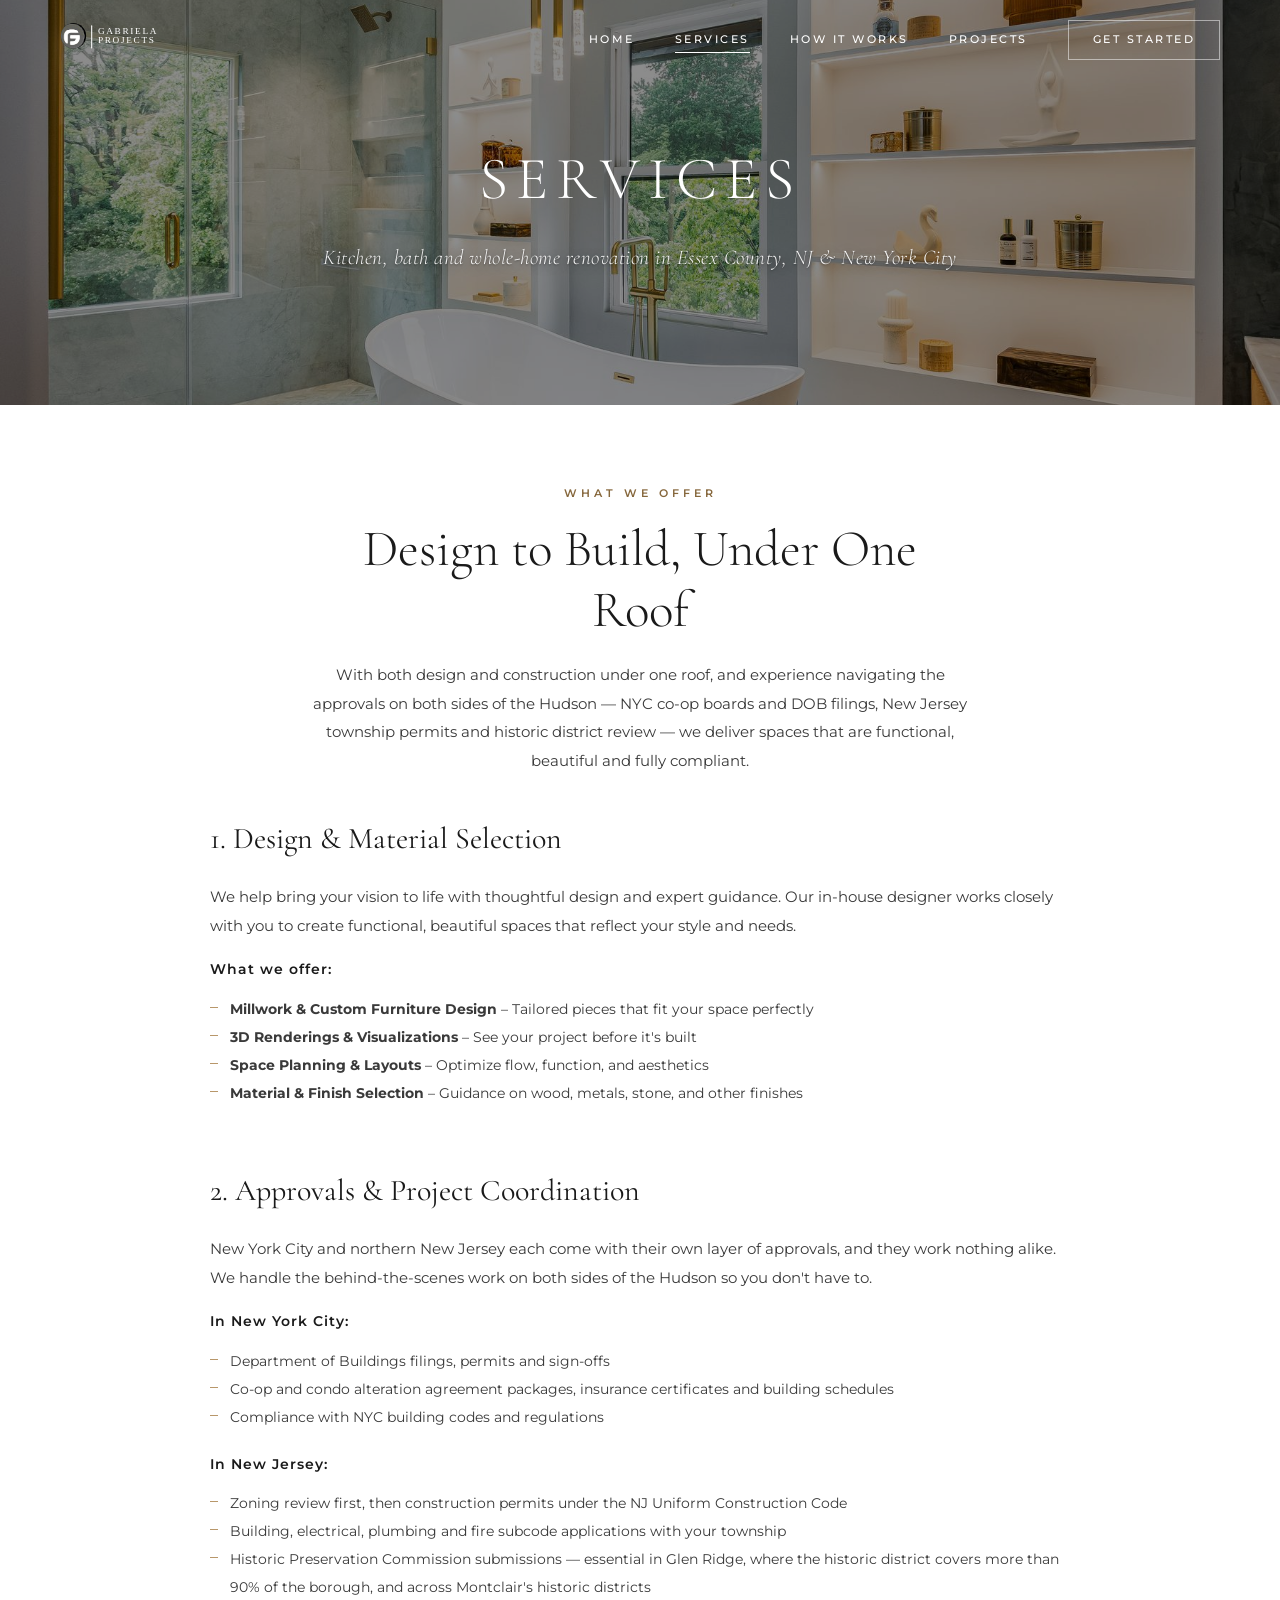
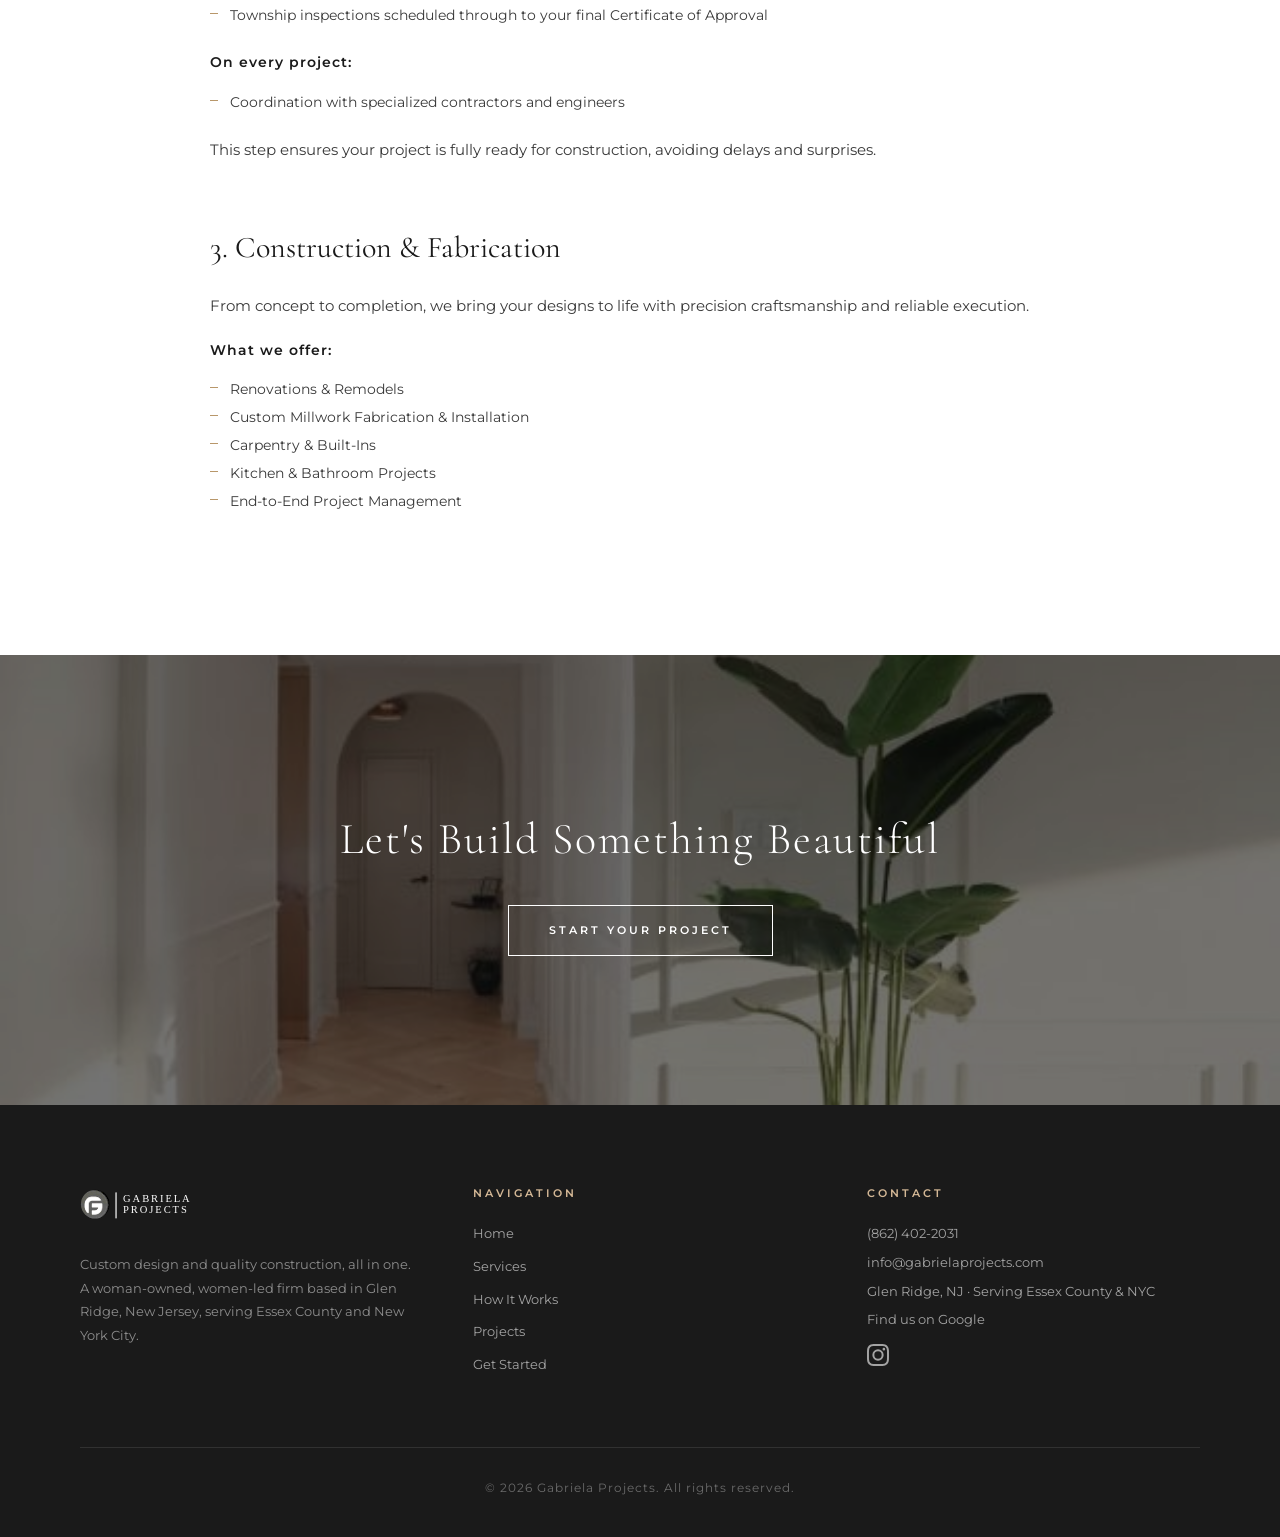
<file: services.html>
<!DOCTYPE html>
<html lang="en">
<head>
  <!-- Google tag (gtag.js) -->
  <script async src="https://www.googletagmanager.com/gtag/js?id=G-ZSTQMN7L34"></script>
  <script>
    window.dataLayer = window.dataLayer || [];
    function gtag(){dataLayer.push(arguments);}
    gtag('js', new Date());

    gtag('config', 'G-ZSTQMN7L34');
  </script>

  <meta charset="UTF-8">
  <meta name="viewport" content="width=device-width, initial-scale=1.0">
  <title>Renovation &amp; Custom Millwork Services, NYC &amp; NJ | Gabriela Projects</title>
  <meta name="description" content="Design, NYC and NJ permits and approvals, custom millwork fabrication and construction — all under one roof. A woman-owned design-build firm.">
  <link rel="canonical" href="https://gabrielaprojects.com/services">
  <!-- Open Graph -->
  <meta property="og:title" content="Design-Build Services, NYC &amp; New Jersey | Gabriela Projects">
  <meta property="og:description" content="Full-service design, NYC and NJ permits, custom millwork fabrication and construction — all under one roof.">
  <meta property="og:image" content="https://gabrielaprojects.com/images/portfolio/montclair-house/after-08.jpg">
  <meta property="og:url" content="https://gabrielaprojects.com/services">
  <meta property="og:type" content="website">
  <!-- Twitter Card -->
  <meta name="twitter:card" content="summary_large_image">
  <meta name="twitter:title" content="Design-Build Services, NYC &amp; New Jersey | Gabriela Projects">
  <meta name="twitter:description" content="Full-service design, NYC and NJ permits, custom millwork fabrication and construction — all under one roof.">
  <meta name="twitter:image" content="https://gabrielaprojects.com/images/portfolio/montclair-house/after-08.jpg">
  <link rel="preconnect" href="https://fonts.googleapis.com">
  <link rel="preconnect" href="https://fonts.gstatic.com" crossorigin>
  <link href="https://fonts.googleapis.com/css2?family=Cormorant+Garamond:ital,wght@0,300;0,400;0,700;1,300;1,400&family=Montserrat:wght@300;400;500;600;700&display=swap" rel="stylesheet">
  <link rel="icon" type="image/svg+xml" href="images/common/favicon.svg">
  <link rel="stylesheet" href="css/style.css?v=22">
</head>
<body>

  <!-- Header -->
  <header class="site-header scrolled" id="header">
    <a href="/" class="logo">
      <img src="images/common/logo.svg" alt="Gabriela Projects" class="logo-img">
      <span class="logo-text">GABRIELA PROJECTS</span>
    </a>
    <a href="tel:+18624022031" class="header-phone" aria-label="Call Gabriela Projects at (862) 402-2031">
      <svg xmlns="http://www.w3.org/2000/svg" viewBox="0 0 24 24" width="22" height="22" fill="none" stroke="currentColor" stroke-width="1.6" stroke-linecap="round" stroke-linejoin="round" aria-hidden="true"><path d="M22 16.9v3a2 2 0 0 1-2.2 2 19.8 19.8 0 0 1-8.6-3.1 19.5 19.5 0 0 1-6-6A19.8 19.8 0 0 1 2.1 4.2 2 2 0 0 1 4.1 2h3a2 2 0 0 1 2 1.7c.1.9.4 1.8.7 2.7a2 2 0 0 1-.5 2.1L8 9.8a16 16 0 0 0 6 6l1.3-1.3a2 2 0 0 1 2.1-.4c.9.3 1.8.6 2.7.7a2 2 0 0 1 1.7 2z"/></svg>
    </a>
    <button class="hamburger" id="hamburger" aria-label="Toggle menu">
      <span></span><span></span><span></span>
    </button>
    <nav class="main-nav" id="nav">
      <a href="/">Home</a>
      <a href="/services" class="active">Services</a>
      <a href="/how-it-works">How It Works</a>
      <a href="/projects">Projects</a>
      <a href="/get-started" class="nav-cta">Get Started</a>
    </nav>
  </header>

  <!-- Page Hero -->
  <section class="page-hero">
    <img src="images/portfolio/montclair-house/after-08.jpg" alt="Renovated primary bathroom with freestanding tub and lit built-in shelves in a Montclair, NJ home" loading="eager">
    <div class="overlay"></div>
    <h1>Services<span class="page-hero-sub">Kitchen, bath and whole-home renovation in Essex County, NJ &amp; New York City</span></h1>
  </section>

  <!-- Intro -->
  <div class="services-page-intro reveal">
    <p class="section-label">What We Offer</p>
    <h2 class="section-heading">Design to Build, Under One Roof</h2>
    <p class="section-text" style="max-width:none;">With both design and construction under one roof, and experience navigating the approvals on both sides of the Hudson &mdash; NYC co-op boards and DOB filings, New Jersey township permits and historic district review &mdash; we deliver spaces that are functional, beautiful and fully compliant.</p>
  </div>

  <!-- Service Details -->
  <div class="services-detail">
    <div class="service-detail-block reveal">
      <h2>1. Design &amp; Material Selection</h2>
      <p>We help bring your vision to life with thoughtful design and expert guidance. Our in-house designer works closely with you to create functional, beautiful spaces that reflect your style and needs.</p>
      <p class="sub-heading">What we offer:</p>
      <ul>
        <li><strong>Millwork &amp; Custom Furniture Design</strong> &ndash; Tailored pieces that fit your space perfectly</li>
        <li><strong>3D Renderings &amp; Visualizations</strong> &ndash; See your project before it's built</li>
        <li><strong>Space Planning &amp; Layouts</strong> &ndash; Optimize flow, function, and aesthetics</li>
        <li><strong>Material &amp; Finish Selection</strong> &ndash; Guidance on wood, metals, stone, and other finishes</li>
      </ul>
    </div>

    <div class="service-detail-block reveal">
      <h2>2. Approvals &amp; Project Coordination</h2>
      <p>New York City and northern New Jersey each come with their own layer of approvals, and they work nothing alike. We handle the behind-the-scenes work on both sides of the Hudson so you don't have to.</p>
      <p class="sub-heading">In New York City:</p>
      <ul>
        <li>Department of Buildings filings, permits and sign-offs</li>
        <li>Co-op and condo alteration agreement packages, insurance certificates and building schedules</li>
        <li>Compliance with NYC building codes and regulations</li>
      </ul>
      <p class="sub-heading">In New Jersey:</p>
      <ul>
        <li>Zoning review first, then construction permits under the NJ Uniform Construction Code</li>
        <li>Building, electrical, plumbing and fire subcode applications with your township</li>
        <li>Historic Preservation Commission submissions &mdash; essential in Glen Ridge, where the historic district covers more than 90% of the borough, and across Montclair's historic districts</li>
        <li>Township inspections scheduled through to your final Certificate of Approval</li>
      </ul>
      <p class="sub-heading">On every project:</p>
      <ul>
        <li>Coordination with specialized contractors and engineers</li>
      </ul>
      <p>This step ensures your project is fully ready for construction, avoiding delays and surprises.</p>
    </div>

    <div class="service-detail-block reveal">
      <h2>3. Construction &amp; Fabrication</h2>
      <p>From concept to completion, we bring your designs to life with precision craftsmanship and reliable execution.</p>
      <p class="sub-heading">What we offer:</p>
      <ul>
        <li>Renovations &amp; Remodels</li>
        <li>Custom Millwork Fabrication &amp; Installation</li>
        <li>Carpentry &amp; Built-Ins</li>
        <li>Kitchen &amp; Bathroom Projects</li>
        <li>End-to-End Project Management</li>
      </ul>
    </div>
  </div>

  <!-- CTA -->
  <section class="cta-section">
    <img src="images/portfolio/portfolio_1.jpg" alt="Upper East Side apartment arched entry hallway with herringbone oak floor" loading="lazy">
    <div class="overlay"></div>
    <div class="cta-content reveal">
      <h2>Let's Build Something Beautiful</h2>
      <a href="/get-started" class="btn-outline">Start Your Project</a>
    </div>
  </section>

  <!-- Footer -->
  <footer class="site-footer">
    <div class="footer-top">
      <div class="footer-brand">
        <img src="images/common/logo-white.svg" alt="Gabriela Projects" class="footer-logo">
        <p>Custom design and quality construction, all in one. A woman-owned, women-led firm based in Glen Ridge, New Jersey, serving Essex County and New York City.</p>
      </div>
      <div class="footer-links">
        <h4>Navigation</h4>
        <a href="/">Home</a>
        <a href="/services">Services</a>
        <a href="/how-it-works">How It Works</a>
        <a href="/projects">Projects</a>
        <a href="/get-started">Get Started</a>
      </div>
      <div class="footer-contact">
        <h4>Contact</h4>
        <p><a href="tel:+18624022031">(862) 402-2031</a></p>
        <p><a href="mailto:info@gabrielaprojects.com">info@gabrielaprojects.com</a></p>
        <p>Glen Ridge, NJ &middot; Serving Essex County &amp; NYC</p>
        <p><a href="https://www.google.com/maps/search/?api=1&amp;query=Gabriela%20Projects&amp;query_place_id=ChIJV9o5SZi7KCYRHaxZRhk0vlA" target="_blank" rel="noopener">Find us on Google</a></p>
        <div class="social-links">
          <a href="https://www.instagram.com/gabrielaprojects/" target="_blank" rel="noopener" class="social-icon" aria-label="Follow us on Instagram">
            <svg xmlns="http://www.w3.org/2000/svg" viewBox="0 0 24 24" fill="currentColor" width="22" height="22">
              <path d="M12 2.163c3.204 0 3.584.012 4.85.07 3.252.148 4.771 1.691 4.919 4.919.058 1.265.069 1.645.069 4.849 0 3.205-.012 3.584-.069 4.849-.149 3.225-1.664 4.771-4.919 4.919-1.266.058-1.644.07-4.85.07-3.204 0-3.584-.012-4.849-.07-3.26-.149-4.771-1.699-4.919-4.92-.058-1.265-.07-1.644-.07-4.849 0-3.204.013-3.583.07-4.849.149-3.227 1.664-4.771 4.919-4.919 1.266-.057 1.645-.069 4.849-.069zM12 0C8.741 0 8.333.014 7.053.072 2.695.272.273 2.69.073 7.052.014 8.333 0 8.741 0 12c0 3.259.014 3.668.072 4.948.2 4.358 2.618 6.78 6.98 6.98C8.333 23.986 8.741 24 12 24c3.259 0 3.668-.014 4.948-.072 4.354-.2 6.782-2.618 6.979-6.98.059-1.28.073-1.689.073-4.948 0-3.259-.014-3.667-.072-4.947-.196-4.354-2.617-6.78-6.979-6.98C15.668.014 15.259 0 12 0zm0 5.838a6.162 6.162 0 100 12.324 6.162 6.162 0 000-12.324zM12 16a4 4 0 110-8 4 4 0 010 8zm6.406-11.845a1.44 1.44 0 100 2.881 1.44 1.44 0 000-2.881z"/>
            </svg>
          </a>
        </div>
      </div>
    </div>
    <div class="footer-bottom">
      &copy; 2026 Gabriela Projects. All rights reserved.
    </div>
  </footer>

  <script src="js/main.js?v=14"></script>
  <!-- STRUCTURED DATA: generated by tools/make-structured-data.py, edit that script instead -->
  <script type="application/ld+json">
{
  "@context": "https://schema.org",
  "@graph": [
    {
      "@type": "HomeAndConstructionBusiness",
      "@id": "https://gabrielaprojects.com/#business",
      "name": "Gabriela Projects",
      "description": "Woman-owned design-build firm based in Glen Ridge, New Jersey, serving Essex County and New York City, specializing in full renovations, custom millwork and construction.",
      "url": "https://gabrielaprojects.com/",
      "telephone": "+1-862-402-2031",
      "email": "info@gabrielaprojects.com",
      "logo": "https://gabrielaprojects.com/images/common/logo.svg",
      "image": "https://gabrielaprojects.com/images/common/og-home.jpg",
      "priceRange": "$$$$",
      "address": {
        "@type": "PostalAddress",
        "addressLocality": "Glen Ridge",
        "addressRegion": "NJ",
        "postalCode": "07028",
        "addressCountry": "US"
      },
      "hasMap": "https://www.google.com/maps/search/?api=1&query=Gabriela%20Projects&query_place_id=ChIJV9o5SZi7KCYRHaxZRhk0vlA",
      "sameAs": [
        "https://www.instagram.com/gabrielaprojects/",
        "https://www.google.com/maps/search/?api=1&query=Gabriela%20Projects&query_place_id=ChIJV9o5SZi7KCYRHaxZRhk0vlA"
      ],
      "openingHoursSpecification": [
        {
          "@type": "OpeningHoursSpecification",
          "dayOfWeek": [
            "Monday",
            "Tuesday",
            "Wednesday",
            "Thursday",
            "Friday"
          ],
          "opens": "09:00",
          "closes": "17:00"
        }
      ],
      "founder": {
        "@type": "Person",
        "name": "Gabriela Flores"
      },
      "areaServed": [
        {
          "@type": "City",
          "name": "Glen Ridge, NJ"
        },
        {
          "@type": "City",
          "name": "Montclair, NJ"
        },
        {
          "@type": "City",
          "name": "Bloomfield, NJ"
        },
        {
          "@type": "City",
          "name": "West Orange, NJ"
        },
        {
          "@type": "City",
          "name": "Nutley, NJ"
        },
        {
          "@type": "City",
          "name": "Verona, NJ"
        },
        {
          "@type": "City",
          "name": "Cedar Grove, NJ"
        },
        {
          "@type": "City",
          "name": "Caldwell, NJ"
        },
        {
          "@type": "City",
          "name": "Maplewood, NJ"
        },
        {
          "@type": "City",
          "name": "South Orange, NJ"
        },
        {
          "@type": "City",
          "name": "Livingston, NJ"
        },
        {
          "@type": "City",
          "name": "Belleville, NJ"
        },
        {
          "@type": "AdministrativeArea",
          "name": "Essex County, New Jersey"
        },
        {
          "@type": "City",
          "name": "New York, NY"
        }
      ],
      "knowsAbout": [
        "Custom Millwork",
        "Renovations",
        "Interior Design",
        "Construction",
        "Kitchen Remodeling",
        "Bathroom Remodeling",
        "Co-op Renovations",
        "Historic Home Renovation"
      ]
    },
    {
      "@type": "WebPage",
      "@id": "https://gabrielaprojects.com/services#webpage",
      "url": "https://gabrielaprojects.com/services",
      "name": "Renovation & Custom Millwork Services, NYC & NJ | Gabriela Projects",
      "isPartOf": {
        "@id": "https://gabrielaprojects.com/#website"
      },
      "about": {
        "@id": "https://gabrielaprojects.com/#business"
      },
      "breadcrumb": {
        "@id": "https://gabrielaprojects.com/services#breadcrumb"
      }
    },
    {
      "@type": "BreadcrumbList",
      "@id": "https://gabrielaprojects.com/services#breadcrumb",
      "itemListElement": [
        {
          "@type": "ListItem",
          "position": 1,
          "name": "Home",
          "item": "https://gabrielaprojects.com/"
        },
        {
          "@type": "ListItem",
          "position": 2,
          "name": "Services",
          "item": "https://gabrielaprojects.com/services"
        }
      ]
    }
  ]
}
  </script>
  <!-- /STRUCTURED DATA -->
</body>
</html>
</file>
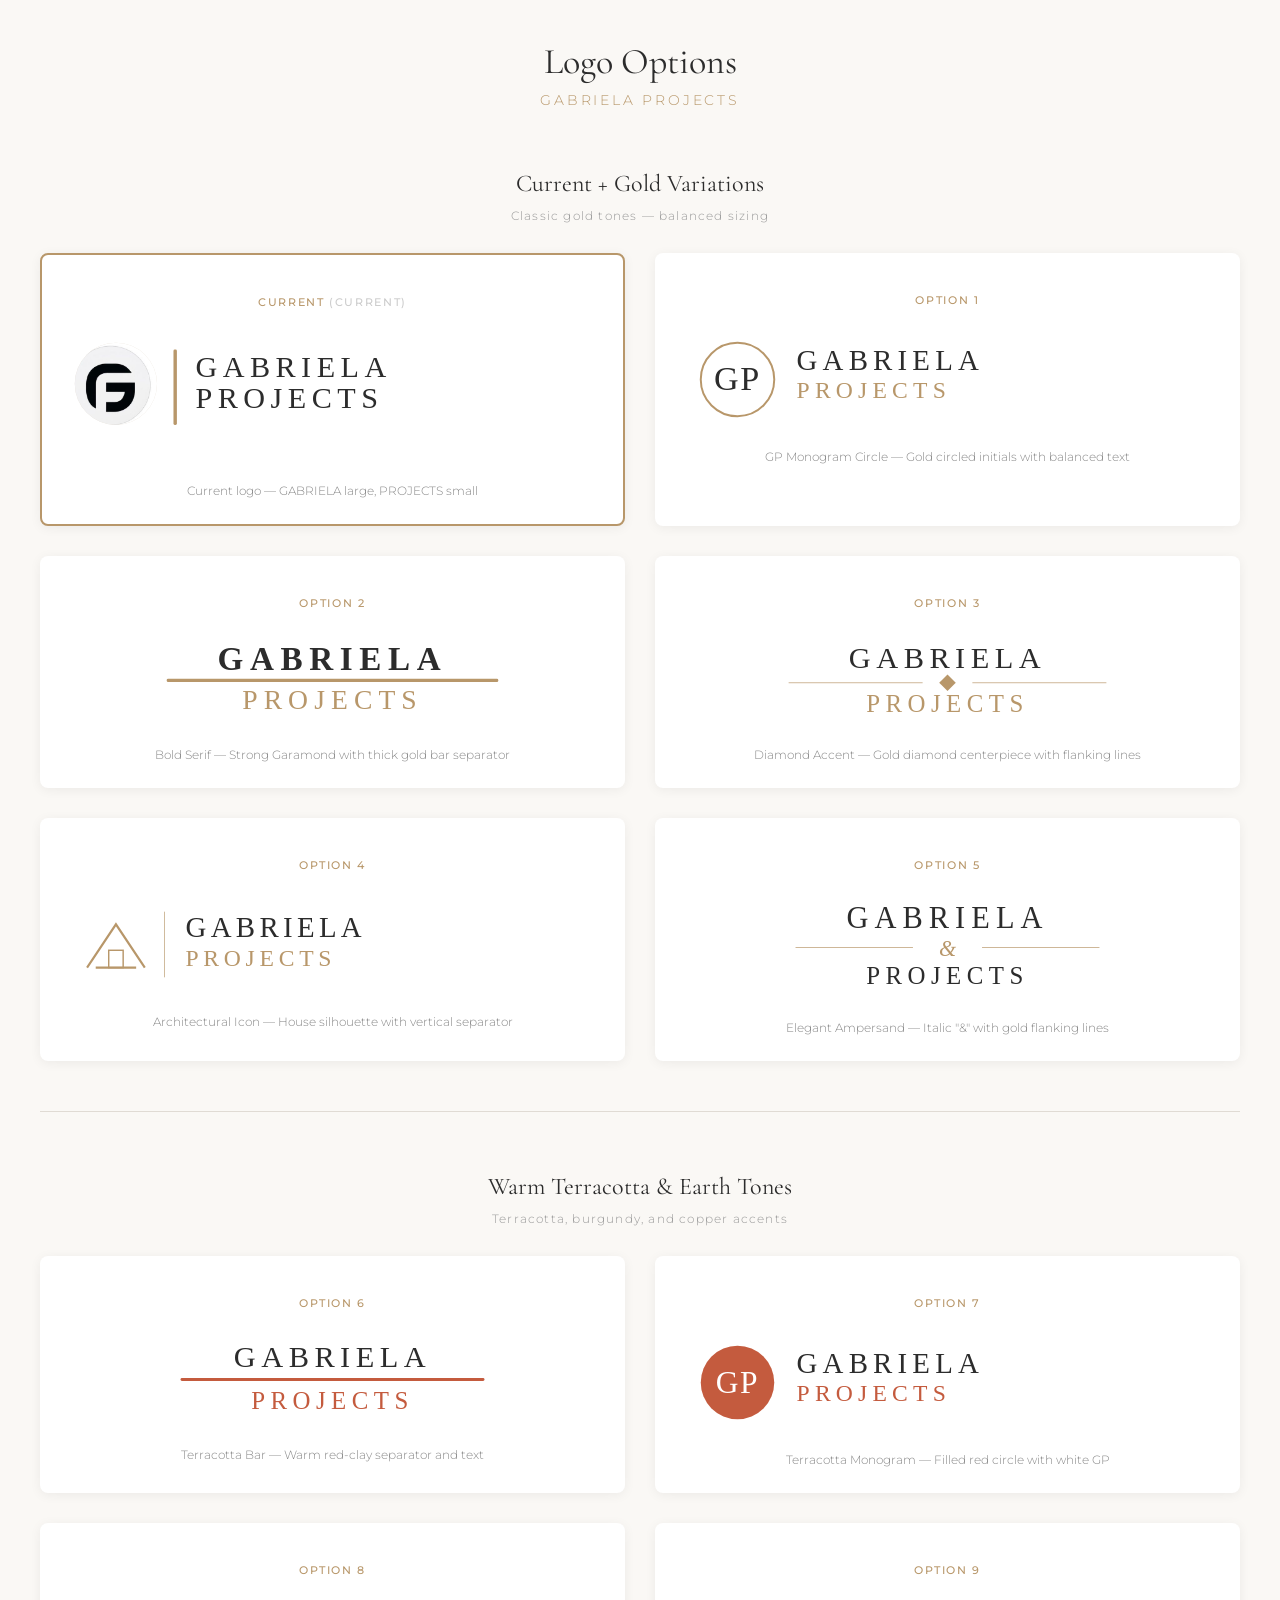
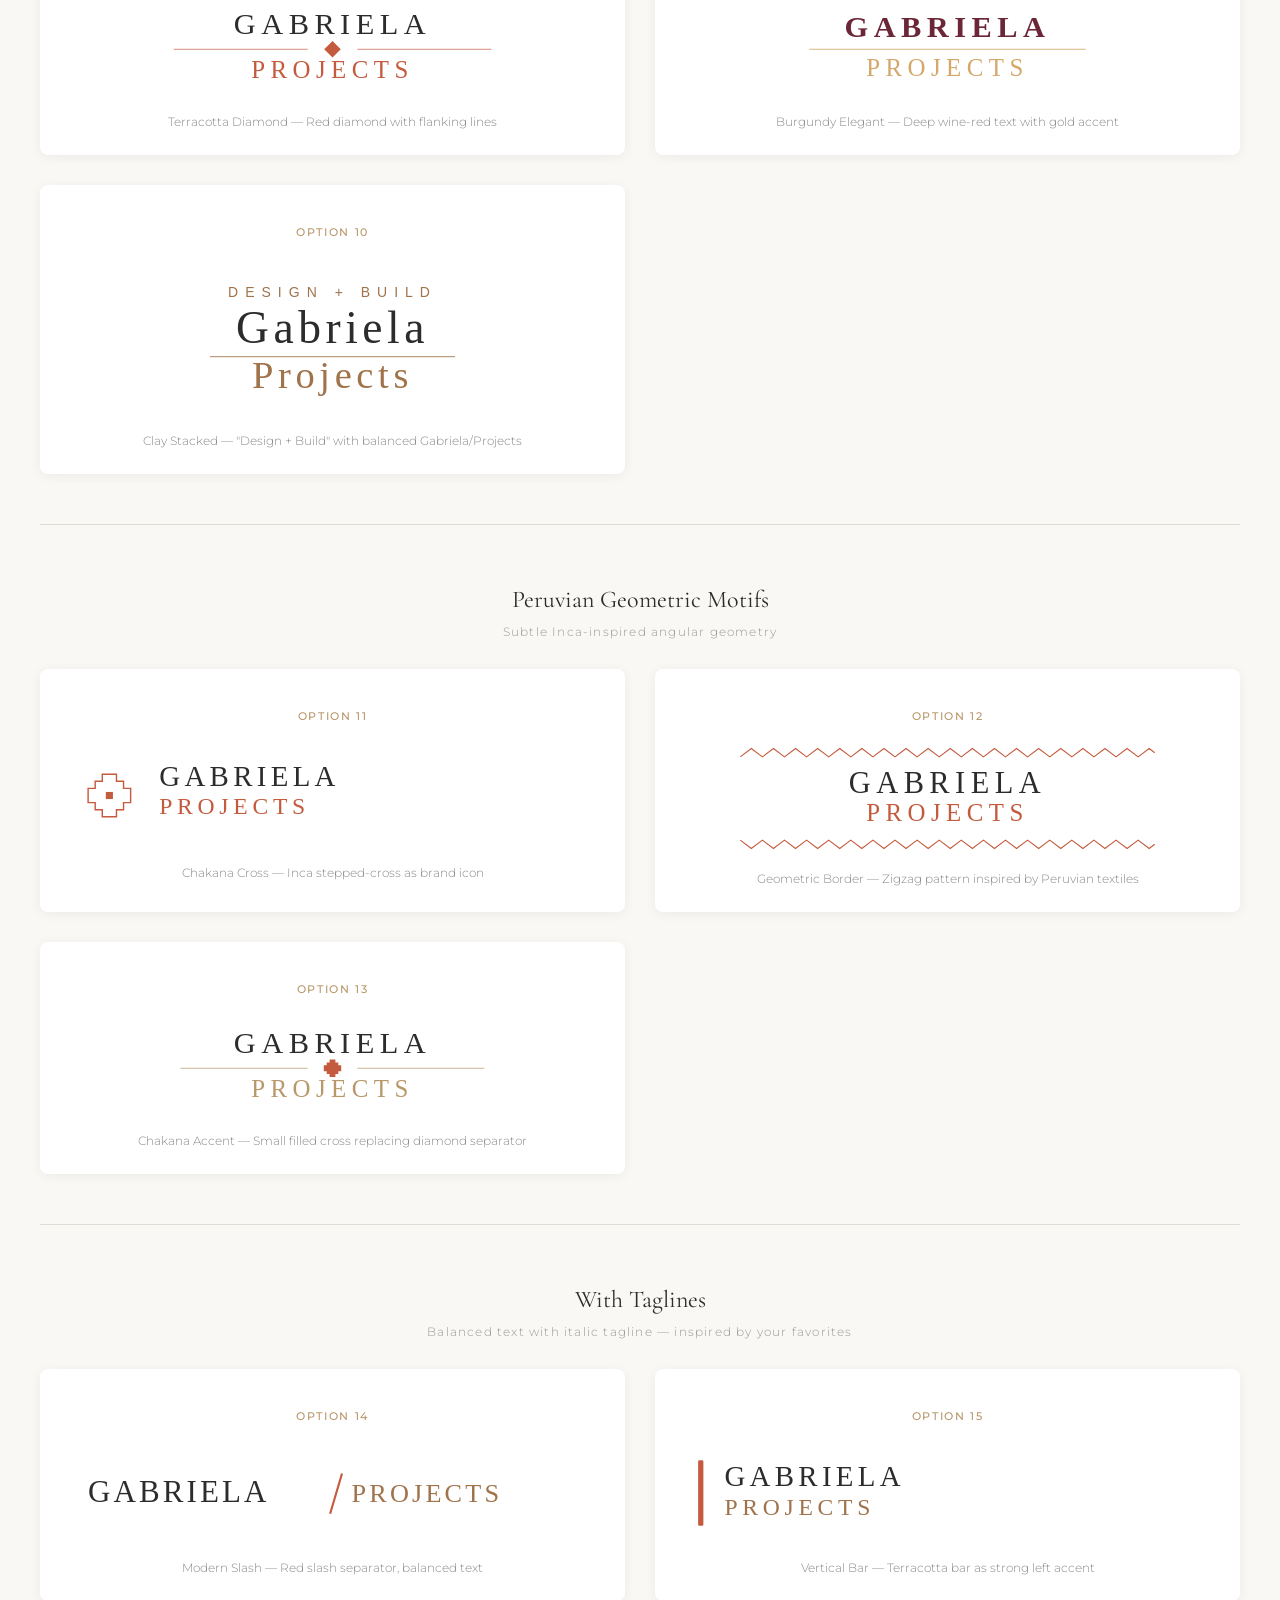
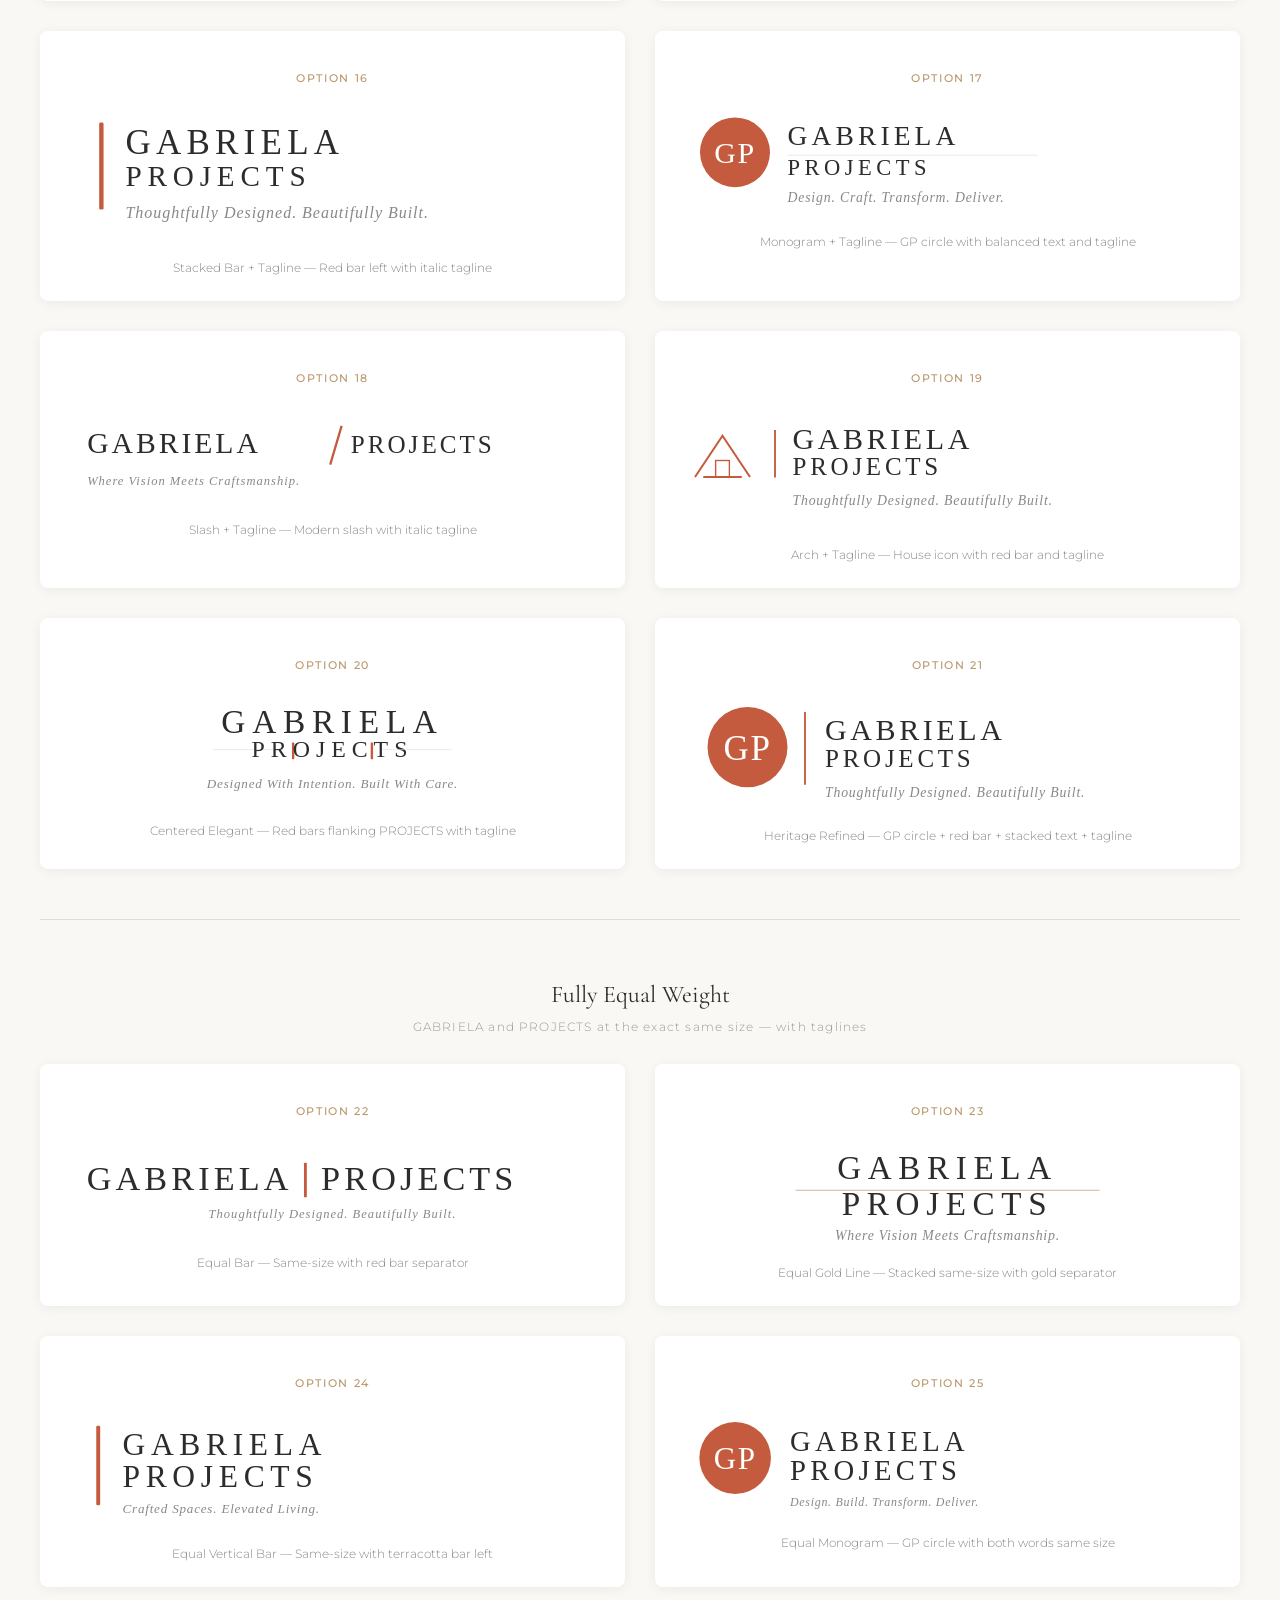
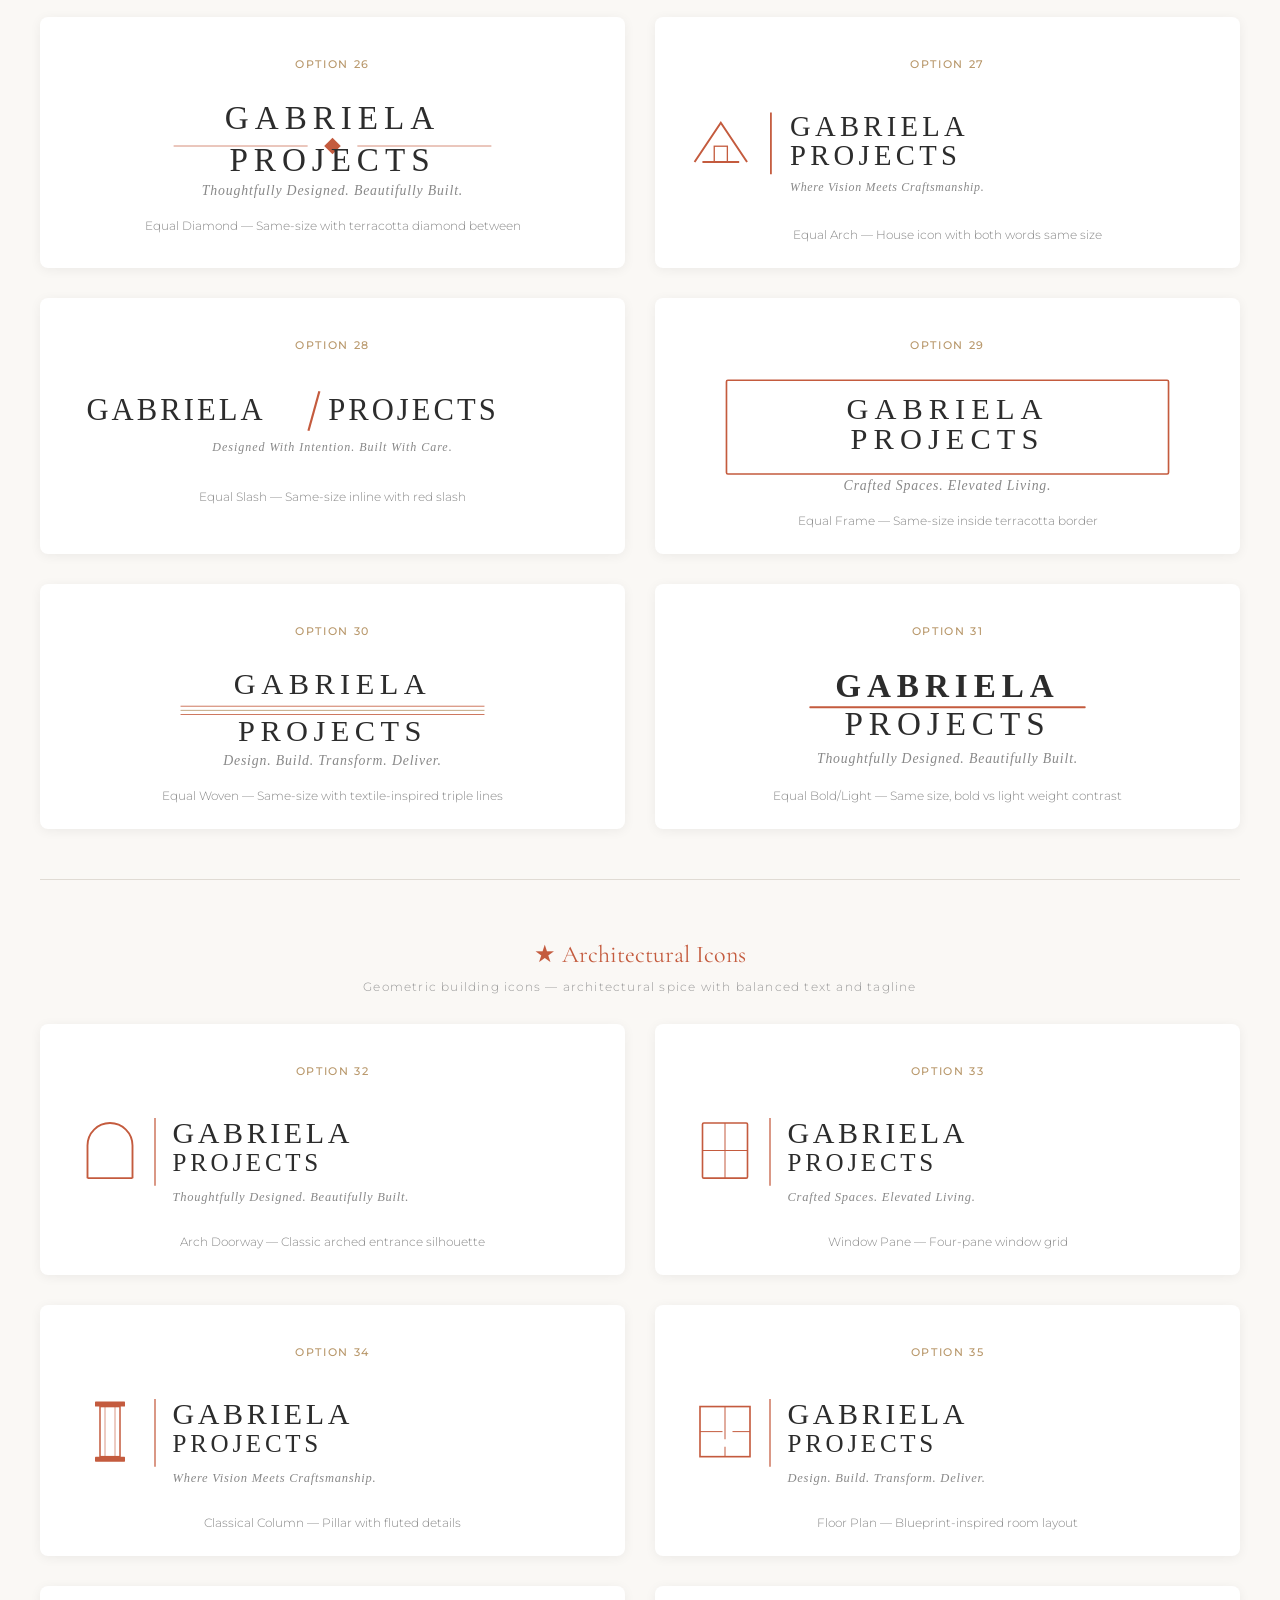
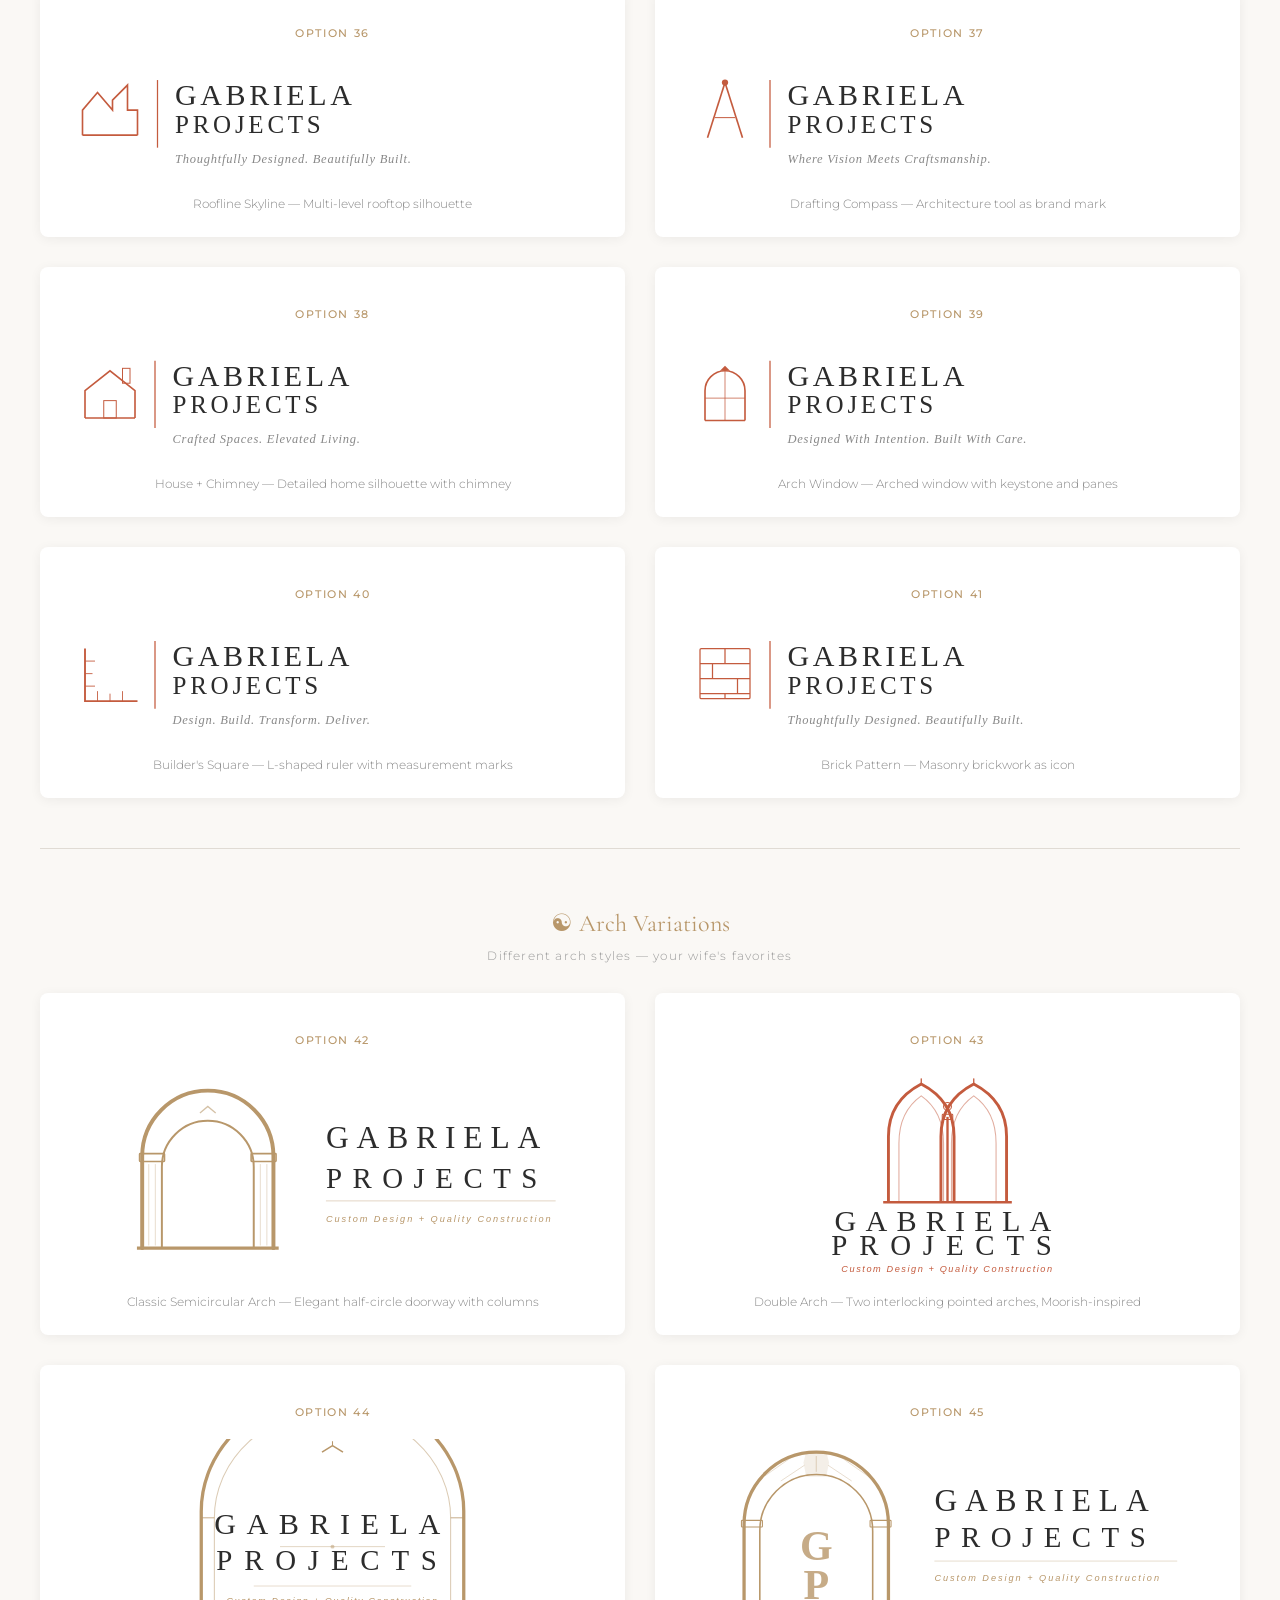
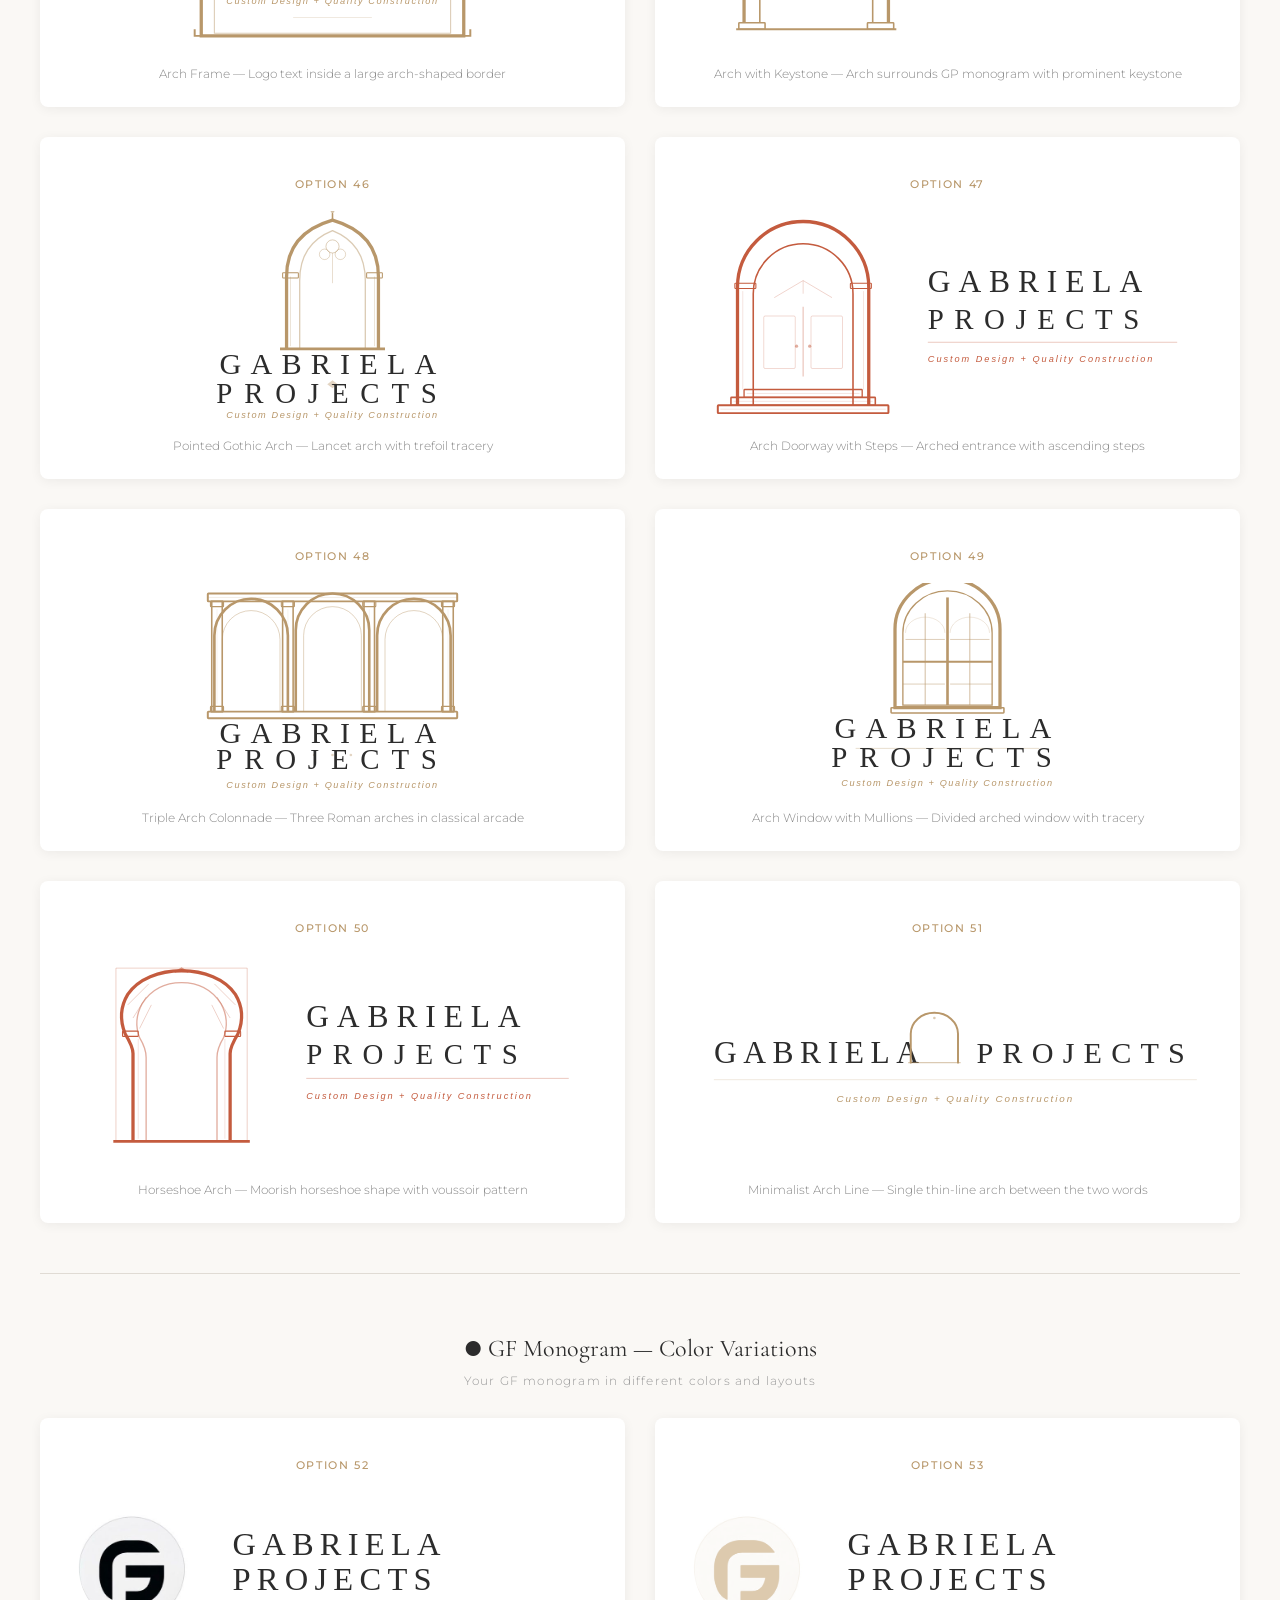
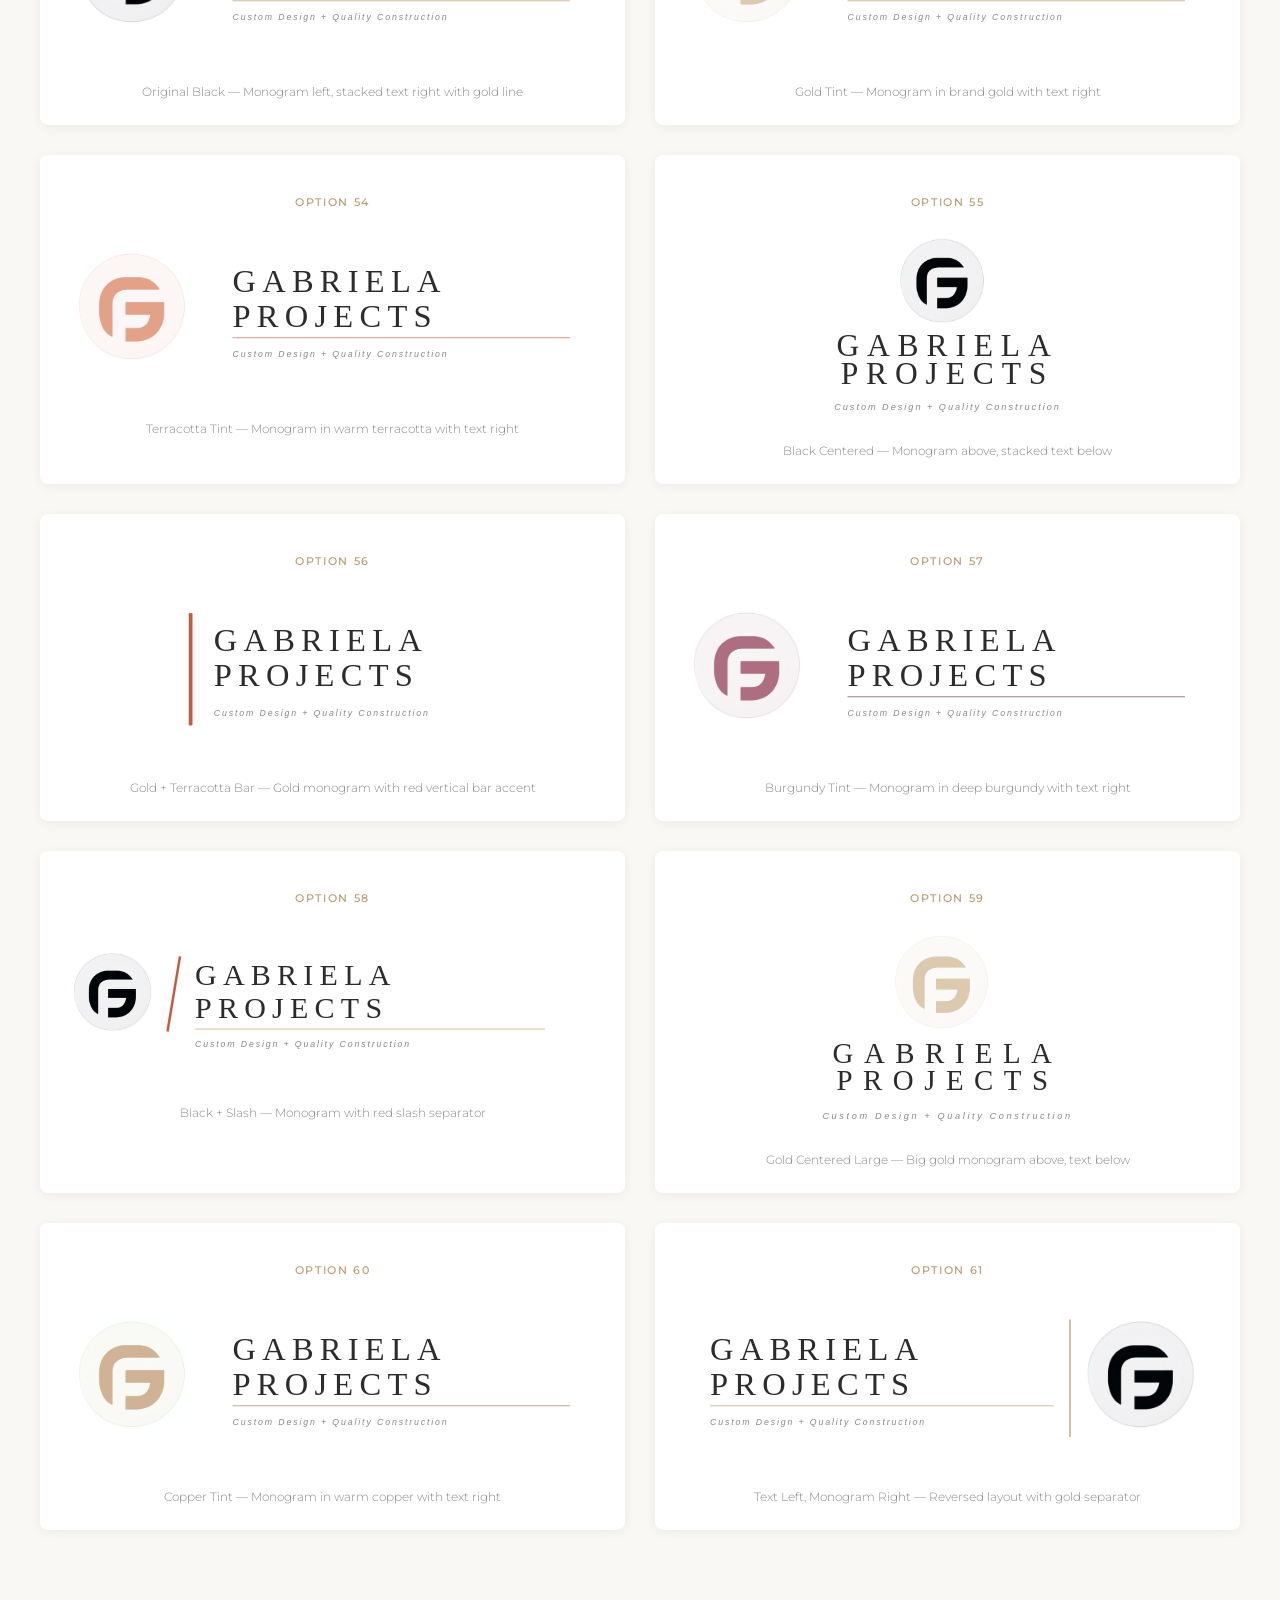
<file: LOGO_NEW/preview.html>
<!DOCTYPE html>
<html lang="en">
<head>
  <meta charset="UTF-8">
  <meta name="viewport" content="width=device-width, initial-scale=1.0">
  <title>Logo Options — Gabriela Projects</title>
  <meta name="robots" content="noindex, nofollow">
  <link rel="preconnect" href="https://fonts.googleapis.com">
  <link rel="preconnect" href="https://fonts.gstatic.com" crossorigin>
  <link href="https://fonts.googleapis.com/css2?family=Cormorant+Garamond:ital,wght@0,300;0,400;0,700;1,300;1,400&family=Montserrat:wght@300;400;500;600&display=swap" rel="stylesheet">
  <style>
    * { margin: 0; padding: 0; box-sizing: border-box; }
    body { font-family: 'Montserrat', sans-serif; background: #faf8f5; color: #2c2c2c; padding: 40px 20px 80px; }
    h1 { font-family: 'Cormorant Garamond', serif; font-weight: 400; font-size: 36px; text-align: center; margin-bottom: 8px; }
    .subtitle { text-align: center; font-weight: 300; font-size: 14px; color: #b8976a; letter-spacing: 0.2em; margin-bottom: 50px; }
    .section-title { font-family: 'Cormorant Garamond', serif; font-weight: 400; font-size: 24px; text-align: center; margin: 60px 0 10px; color: #2c2c2c; }
    .section-desc { text-align: center; font-weight: 300; font-size: 12px; color: #999; letter-spacing: 0.1em; margin-bottom: 30px; }
    .grid { display: grid; grid-template-columns: repeat(auto-fit, minmax(400px, 1fr)); gap: 30px; max-width: 1200px; margin: 0 auto; }
    .card { background: #fff; border-radius: 8px; padding: 40px 30px 24px; box-shadow: 0 2px 12px rgba(0,0,0,0.06); display: flex; flex-direction: column; align-items: center; transition: transform 0.2s ease, box-shadow 0.2s ease; }
    .card:hover { transform: translateY(-3px); box-shadow: 0 6px 24px rgba(0,0,0,0.1); }
    .card .label { font-size: 11px; font-weight: 500; letter-spacing: 0.15em; color: #b8976a; margin-bottom: 20px; }
    .card .logo-wrap { width: 100%; display: flex; justify-content: center; align-items: center; min-height: 100px; margin-bottom: 16px; }
    .card .logo-wrap img { max-width: 100%; height: auto; }
    .card .desc { font-size: 12px; font-weight: 300; color: #888; text-align: center; line-height: 1.5; }
    .current { border: 2px solid #b8976a; }
    .current .label::after { content: ' (CURRENT)'; color: #ccc; }
    .divider { max-width: 1200px; margin: 50px auto 0; border: none; border-top: 1px solid #e0dbd4; }
    @media (max-width: 500px) { .grid { grid-template-columns: 1fr; } }
  </style>
</head>
<body>

  <h1>Logo Options</h1>
  <p class="subtitle">GABRIELA PROJECTS</p>

  <!-- ==================== CURRENT + GOLD ==================== -->
  <h2 class="section-title">Current + Gold Variations</h2>
  <p class="section-desc">Classic gold tones — balanced sizing</p>
  <div class="grid">
    <div class="card current">
      <span class="label">CURRENT</span>
      <div class="logo-wrap"><img src="../images/common/logo.svg" alt="Current logo"></div>
      <p class="desc">Current logo — GABRIELA large, PROJECTS small</p>
    </div>
    <div class="card"><span class="label">OPTION 1</span><div class="logo-wrap"><img src="logo-01.svg" alt="Logo 1"></div><p class="desc">GP Monogram Circle — Gold circled initials with balanced text</p></div>
    <div class="card"><span class="label">OPTION 2</span><div class="logo-wrap"><img src="logo-02.svg" alt="Logo 2"></div><p class="desc">Bold Serif — Strong Garamond with thick gold bar separator</p></div>
    <div class="card"><span class="label">OPTION 3</span><div class="logo-wrap"><img src="logo-03.svg" alt="Logo 3"></div><p class="desc">Diamond Accent — Gold diamond centerpiece with flanking lines</p></div>
    <div class="card"><span class="label">OPTION 4</span><div class="logo-wrap"><img src="logo-04.svg" alt="Logo 4"></div><p class="desc">Architectural Icon — House silhouette with vertical separator</p></div>
    <div class="card"><span class="label">OPTION 5</span><div class="logo-wrap"><img src="logo-05.svg" alt="Logo 5"></div><p class="desc">Elegant Ampersand — Italic "&amp;" with gold flanking lines</p></div>
  </div>

  <hr class="divider">
  <h2 class="section-title">Warm Terracotta &amp; Earth Tones</h2>
  <p class="section-desc">Terracotta, burgundy, and copper accents</p>
  <div class="grid">
    <div class="card"><span class="label">OPTION 6</span><div class="logo-wrap"><img src="logo-06.svg" alt="Logo 6"></div><p class="desc">Terracotta Bar — Warm red-clay separator and text</p></div>
    <div class="card"><span class="label">OPTION 7</span><div class="logo-wrap"><img src="logo-07.svg" alt="Logo 7"></div><p class="desc">Terracotta Monogram — Filled red circle with white GP</p></div>
    <div class="card"><span class="label">OPTION 8</span><div class="logo-wrap"><img src="logo-08.svg" alt="Logo 8"></div><p class="desc">Terracotta Diamond — Red diamond with flanking lines</p></div>
    <div class="card"><span class="label">OPTION 9</span><div class="logo-wrap"><img src="logo-09.svg" alt="Logo 9"></div><p class="desc">Burgundy Elegant — Deep wine-red text with gold accent</p></div>
    <div class="card"><span class="label">OPTION 10</span><div class="logo-wrap"><img src="logo-10.svg" alt="Logo 10"></div><p class="desc">Clay Stacked — "Design + Build" with balanced Gabriela/Projects</p></div>
  </div>

  <hr class="divider">
  <h2 class="section-title">Peruvian Geometric Motifs</h2>
  <p class="section-desc">Subtle Inca-inspired angular geometry</p>
  <div class="grid">
    <div class="card"><span class="label">OPTION 11</span><div class="logo-wrap"><img src="logo-11.svg" alt="Logo 11"></div><p class="desc">Chakana Cross — Inca stepped-cross as brand icon</p></div>
    <div class="card"><span class="label">OPTION 12</span><div class="logo-wrap"><img src="logo-12.svg" alt="Logo 12"></div><p class="desc">Geometric Border — Zigzag pattern inspired by Peruvian textiles</p></div>
    <div class="card"><span class="label">OPTION 13</span><div class="logo-wrap"><img src="logo-13.svg" alt="Logo 13"></div><p class="desc">Chakana Accent — Small filled cross replacing diamond separator</p></div>
  </div>

  <hr class="divider">
  <h2 class="section-title">With Taglines</h2>
  <p class="section-desc">Balanced text with italic tagline — inspired by your favorites</p>
  <div class="grid">
    <div class="card"><span class="label">OPTION 14</span><div class="logo-wrap"><img src="logo-14.svg" alt="Logo 14"></div><p class="desc">Modern Slash — Red slash separator, balanced text</p></div>
    <div class="card"><span class="label">OPTION 15</span><div class="logo-wrap"><img src="logo-15.svg" alt="Logo 15"></div><p class="desc">Vertical Bar — Terracotta bar as strong left accent</p></div>
    <div class="card"><span class="label">OPTION 16</span><div class="logo-wrap"><img src="logo-16.svg" alt="Logo 16"></div><p class="desc">Stacked Bar + Tagline — Red bar left with italic tagline</p></div>
    <div class="card"><span class="label">OPTION 17</span><div class="logo-wrap"><img src="logo-17.svg" alt="Logo 17"></div><p class="desc">Monogram + Tagline — GP circle with balanced text and tagline</p></div>
    <div class="card"><span class="label">OPTION 18</span><div class="logo-wrap"><img src="logo-18.svg" alt="Logo 18"></div><p class="desc">Slash + Tagline — Modern slash with italic tagline</p></div>
    <div class="card"><span class="label">OPTION 19</span><div class="logo-wrap"><img src="logo-19.svg" alt="Logo 19"></div><p class="desc">Arch + Tagline — House icon with red bar and tagline</p></div>
    <div class="card"><span class="label">OPTION 20</span><div class="logo-wrap"><img src="logo-20.svg" alt="Logo 20"></div><p class="desc">Centered Elegant — Red bars flanking PROJECTS with tagline</p></div>
    <div class="card"><span class="label">OPTION 21</span><div class="logo-wrap"><img src="logo-21.svg" alt="Logo 21"></div><p class="desc">Heritage Refined — GP circle + red bar + stacked text + tagline</p></div>
  </div>

  <hr class="divider">
  <h2 class="section-title">Fully Equal Weight</h2>
  <p class="section-desc">GABRIELA and PROJECTS at the exact same size — with taglines</p>
  <div class="grid">
    <div class="card"><span class="label">OPTION 22</span><div class="logo-wrap"><img src="logo-22.svg" alt="Logo 22"></div><p class="desc">Equal Bar — Same-size with red bar separator</p></div>
    <div class="card"><span class="label">OPTION 23</span><div class="logo-wrap"><img src="logo-23.svg" alt="Logo 23"></div><p class="desc">Equal Gold Line — Stacked same-size with gold separator</p></div>
    <div class="card"><span class="label">OPTION 24</span><div class="logo-wrap"><img src="logo-24.svg" alt="Logo 24"></div><p class="desc">Equal Vertical Bar — Same-size with terracotta bar left</p></div>
    <div class="card"><span class="label">OPTION 25</span><div class="logo-wrap"><img src="logo-25.svg" alt="Logo 25"></div><p class="desc">Equal Monogram — GP circle with both words same size</p></div>
    <div class="card"><span class="label">OPTION 26</span><div class="logo-wrap"><img src="logo-26.svg" alt="Logo 26"></div><p class="desc">Equal Diamond — Same-size with terracotta diamond between</p></div>
    <div class="card"><span class="label">OPTION 27</span><div class="logo-wrap"><img src="logo-27.svg" alt="Logo 27"></div><p class="desc">Equal Arch — House icon with both words same size</p></div>
    <div class="card"><span class="label">OPTION 28</span><div class="logo-wrap"><img src="logo-28.svg" alt="Logo 28"></div><p class="desc">Equal Slash — Same-size inline with red slash</p></div>
    <div class="card"><span class="label">OPTION 29</span><div class="logo-wrap"><img src="logo-29.svg" alt="Logo 29"></div><p class="desc">Equal Frame — Same-size inside terracotta border</p></div>
    <div class="card"><span class="label">OPTION 30</span><div class="logo-wrap"><img src="logo-30.svg" alt="Logo 30"></div><p class="desc">Equal Woven — Same-size with textile-inspired triple lines</p></div>
    <div class="card"><span class="label">OPTION 31</span><div class="logo-wrap"><img src="logo-31.svg" alt="Logo 31"></div><p class="desc">Equal Bold/Light — Same size, bold vs light weight contrast</p></div>
  </div>

  <hr class="divider">
  <h2 class="section-title" style="color: #C45B3E;">&#9733; Architectural Icons</h2>
  <p class="section-desc">Geometric building icons — architectural spice with balanced text and tagline</p>
  <div class="grid">
    <div class="card"><span class="label">OPTION 32</span><div class="logo-wrap"><img src="logo-32.svg" alt="Logo 32"></div><p class="desc">Arch Doorway — Classic arched entrance silhouette</p></div>
    <div class="card"><span class="label">OPTION 33</span><div class="logo-wrap"><img src="logo-33.svg" alt="Logo 33"></div><p class="desc">Window Pane — Four-pane window grid</p></div>
    <div class="card"><span class="label">OPTION 34</span><div class="logo-wrap"><img src="logo-34.svg" alt="Logo 34"></div><p class="desc">Classical Column — Pillar with fluted details</p></div>
    <div class="card"><span class="label">OPTION 35</span><div class="logo-wrap"><img src="logo-35.svg" alt="Logo 35"></div><p class="desc">Floor Plan — Blueprint-inspired room layout</p></div>
    <div class="card"><span class="label">OPTION 36</span><div class="logo-wrap"><img src="logo-36.svg" alt="Logo 36"></div><p class="desc">Roofline Skyline — Multi-level rooftop silhouette</p></div>
    <div class="card"><span class="label">OPTION 37</span><div class="logo-wrap"><img src="logo-37.svg" alt="Logo 37"></div><p class="desc">Drafting Compass — Architecture tool as brand mark</p></div>
    <div class="card"><span class="label">OPTION 38</span><div class="logo-wrap"><img src="logo-38.svg" alt="Logo 38"></div><p class="desc">House + Chimney — Detailed home silhouette with chimney</p></div>
    <div class="card"><span class="label">OPTION 39</span><div class="logo-wrap"><img src="logo-39.svg" alt="Logo 39"></div><p class="desc">Arch Window — Arched window with keystone and panes</p></div>
    <div class="card"><span class="label">OPTION 40</span><div class="logo-wrap"><img src="logo-40.svg" alt="Logo 40"></div><p class="desc">Builder's Square — L-shaped ruler with measurement marks</p></div>
    <div class="card"><span class="label">OPTION 41</span><div class="logo-wrap"><img src="logo-41.svg" alt="Logo 41"></div><p class="desc">Brick Pattern — Masonry brickwork as icon</p></div>
  </div>

  <hr class="divider">
  <h2 class="section-title" style="color: #b8976a;">&#9775; Arch Variations</h2>
  <p class="section-desc">Different arch styles — your wife's favorites</p>
  <div class="grid">
    <div class="card"><span class="label">OPTION 42</span><div class="logo-wrap"><img src="logo-42.svg" alt="Logo 42"></div><p class="desc">Classic Semicircular Arch — Elegant half-circle doorway with columns</p></div>
    <div class="card"><span class="label">OPTION 43</span><div class="logo-wrap"><img src="logo-43.svg" alt="Logo 43"></div><p class="desc">Double Arch — Two interlocking pointed arches, Moorish-inspired</p></div>
    <div class="card"><span class="label">OPTION 44</span><div class="logo-wrap"><img src="logo-44.svg" alt="Logo 44"></div><p class="desc">Arch Frame — Logo text inside a large arch-shaped border</p></div>
    <div class="card"><span class="label">OPTION 45</span><div class="logo-wrap"><img src="logo-45.svg" alt="Logo 45"></div><p class="desc">Arch with Keystone — Arch surrounds GP monogram with prominent keystone</p></div>
    <div class="card"><span class="label">OPTION 46</span><div class="logo-wrap"><img src="logo-46.svg" alt="Logo 46"></div><p class="desc">Pointed Gothic Arch — Lancet arch with trefoil tracery</p></div>
    <div class="card"><span class="label">OPTION 47</span><div class="logo-wrap"><img src="logo-47.svg" alt="Logo 47"></div><p class="desc">Arch Doorway with Steps — Arched entrance with ascending steps</p></div>
    <div class="card"><span class="label">OPTION 48</span><div class="logo-wrap"><img src="logo-48.svg" alt="Logo 48"></div><p class="desc">Triple Arch Colonnade — Three Roman arches in classical arcade</p></div>
    <div class="card"><span class="label">OPTION 49</span><div class="logo-wrap"><img src="logo-49.svg" alt="Logo 49"></div><p class="desc">Arch Window with Mullions — Divided arched window with tracery</p></div>
    <div class="card"><span class="label">OPTION 50</span><div class="logo-wrap"><img src="logo-50.svg" alt="Logo 50"></div><p class="desc">Horseshoe Arch — Moorish horseshoe shape with voussoir pattern</p></div>
    <div class="card"><span class="label">OPTION 51</span><div class="logo-wrap"><img src="logo-51.svg" alt="Logo 51"></div><p class="desc">Minimalist Arch Line — Single thin-line arch between the two words</p></div>
  </div>

  <hr class="divider">
  <h2 class="section-title" style="color: #2c2c2c;">&#9679; GF Monogram — Color Variations</h2>
  <p class="section-desc">Your GF monogram in different colors and layouts</p>
  <div class="grid">
    <div class="card"><span class="label">OPTION 52</span><div class="logo-wrap"><img src="logo-52.svg" alt="Logo 52"></div><p class="desc">Original Black — Monogram left, stacked text right with gold line</p></div>
    <div class="card"><span class="label">OPTION 53</span><div class="logo-wrap"><img src="logo-53.svg" alt="Logo 53"></div><p class="desc">Gold Tint — Monogram in brand gold with text right</p></div>
    <div class="card"><span class="label">OPTION 54</span><div class="logo-wrap"><img src="logo-54.svg" alt="Logo 54"></div><p class="desc">Terracotta Tint — Monogram in warm terracotta with text right</p></div>
    <div class="card"><span class="label">OPTION 55</span><div class="logo-wrap"><img src="logo-55.svg" alt="Logo 55"></div><p class="desc">Black Centered — Monogram above, stacked text below</p></div>
    <div class="card"><span class="label">OPTION 56</span><div class="logo-wrap"><img src="logo-56.svg" alt="Logo 56"></div><p class="desc">Gold + Terracotta Bar — Gold monogram with red vertical bar accent</p></div>
    <div class="card"><span class="label">OPTION 57</span><div class="logo-wrap"><img src="logo-57.svg" alt="Logo 57"></div><p class="desc">Burgundy Tint — Monogram in deep burgundy with text right</p></div>
    <div class="card"><span class="label">OPTION 58</span><div class="logo-wrap"><img src="logo-58.svg" alt="Logo 58"></div><p class="desc">Black + Slash — Monogram with red slash separator</p></div>
    <div class="card"><span class="label">OPTION 59</span><div class="logo-wrap"><img src="logo-59.svg" alt="Logo 59"></div><p class="desc">Gold Centered Large — Big gold monogram above, text below</p></div>
    <div class="card"><span class="label">OPTION 60</span><div class="logo-wrap"><img src="logo-60.svg" alt="Logo 60"></div><p class="desc">Copper Tint — Monogram in warm copper with text right</p></div>
    <div class="card"><span class="label">OPTION 61</span><div class="logo-wrap"><img src="logo-61.svg" alt="Logo 61"></div><p class="desc">Text Left, Monogram Right — Reversed layout with gold separator</p></div>
  </div>

</body>
</html>
</file>
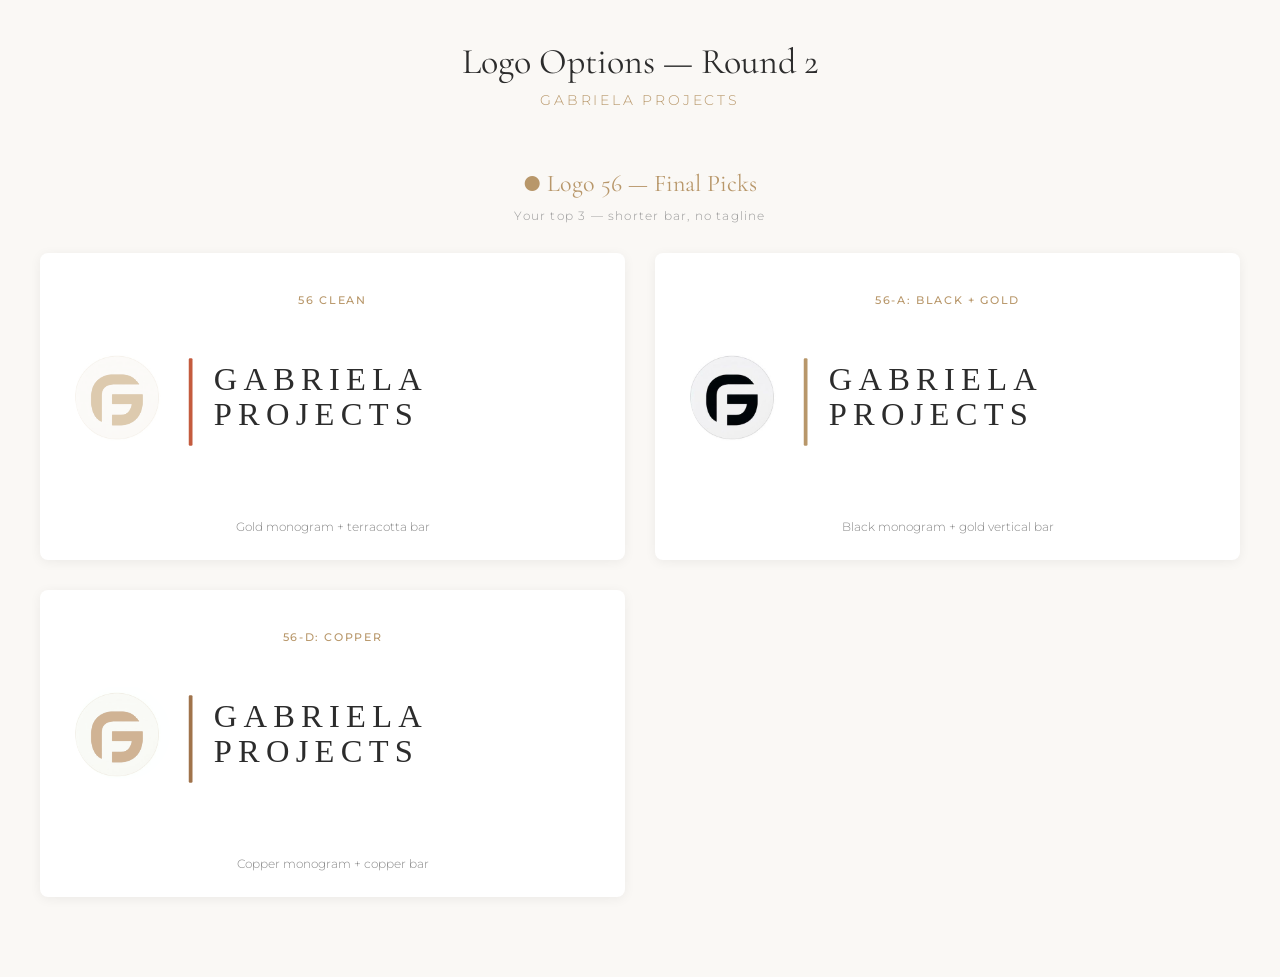
<file: LOGO_NEW/preview2.html>
<!DOCTYPE html>
<html lang="en">
<head>
  <meta charset="UTF-8">
  <meta name="viewport" content="width=device-width, initial-scale=1.0">
  <title>Logo Options — Round 2 — Gabriela Projects</title>
  <meta name="robots" content="noindex, nofollow">
  <link rel="preconnect" href="https://fonts.googleapis.com">
  <link rel="preconnect" href="https://fonts.gstatic.com" crossorigin>
  <link href="https://fonts.googleapis.com/css2?family=Cormorant+Garamond:ital,wght@0,300;0,400;0,700;1,300;1,400&family=Montserrat:wght@300;400;500;600&display=swap" rel="stylesheet">
  <style>
    * { margin: 0; padding: 0; box-sizing: border-box; }
    body { font-family: 'Montserrat', sans-serif; background: #faf8f5; color: #2c2c2c; padding: 40px 20px 80px; }
    h1 { font-family: 'Cormorant Garamond', serif; font-weight: 400; font-size: 36px; text-align: center; margin-bottom: 8px; }
    .subtitle { text-align: center; font-weight: 300; font-size: 14px; color: #b8976a; letter-spacing: 0.2em; margin-bottom: 50px; }
    .section-title { font-family: 'Cormorant Garamond', serif; font-weight: 400; font-size: 24px; text-align: center; margin: 60px 0 10px; color: #2c2c2c; }
    .section-desc { text-align: center; font-weight: 300; font-size: 12px; color: #999; letter-spacing: 0.1em; margin-bottom: 30px; }
    .grid { display: grid; grid-template-columns: repeat(auto-fit, minmax(400px, 1fr)); gap: 30px; max-width: 1200px; margin: 0 auto; }
    .card { background: #fff; border-radius: 8px; padding: 40px 30px 24px; box-shadow: 0 2px 12px rgba(0,0,0,0.06); display: flex; flex-direction: column; align-items: center; transition: transform 0.2s ease, box-shadow 0.2s ease; }
    .card:hover { transform: translateY(-3px); box-shadow: 0 6px 24px rgba(0,0,0,0.1); }
    .card .label { font-size: 11px; font-weight: 500; letter-spacing: 0.15em; color: #b8976a; margin-bottom: 20px; }
    .card .logo-wrap { width: 100%; display: flex; justify-content: center; align-items: center; min-height: 100px; margin-bottom: 16px; }
    .card .logo-wrap img { max-width: 100%; height: auto; }
    .card .desc { font-size: 12px; font-weight: 300; color: #888; text-align: center; line-height: 1.5; }
    .divider { max-width: 1200px; margin: 50px auto 0; border: none; border-top: 1px solid #e0dbd4; }
    @media (max-width: 500px) { .grid { grid-template-columns: 1fr; } }
  </style>
</head>
<body>

  <h1>Logo Options — Round 2</h1>
  <p class="subtitle">GABRIELA PROJECTS</p>

  <!-- ==================== FINAL 3 PICKS ==================== -->
  <h2 class="section-title" style="color: #b8976a;">&#9679; Logo 56 — Final Picks</h2>
  <p class="section-desc">Your top 3 — shorter bar, no tagline</p>
  <div class="grid">
    <div class="card">
      <span class="label">56 CLEAN</span>
      <div class="logo-wrap"><img src="logo-63.svg" alt="Logo 63"></div>
      <p class="desc">Gold monogram + terracotta bar</p>
    </div>
    <div class="card">
      <span class="label">56-A: BLACK + GOLD</span>
      <div class="logo-wrap"><img src="logo-64.svg" alt="Logo 64"></div>
      <p class="desc">Black monogram + gold vertical bar</p>
    </div>
    <div class="card">
      <span class="label">56-D: COPPER</span>
      <div class="logo-wrap"><img src="logo-67.svg" alt="Logo 67"></div>
      <p class="desc">Copper monogram + copper bar</p>
    </div>
  </div>

</body>
</html>
</file>
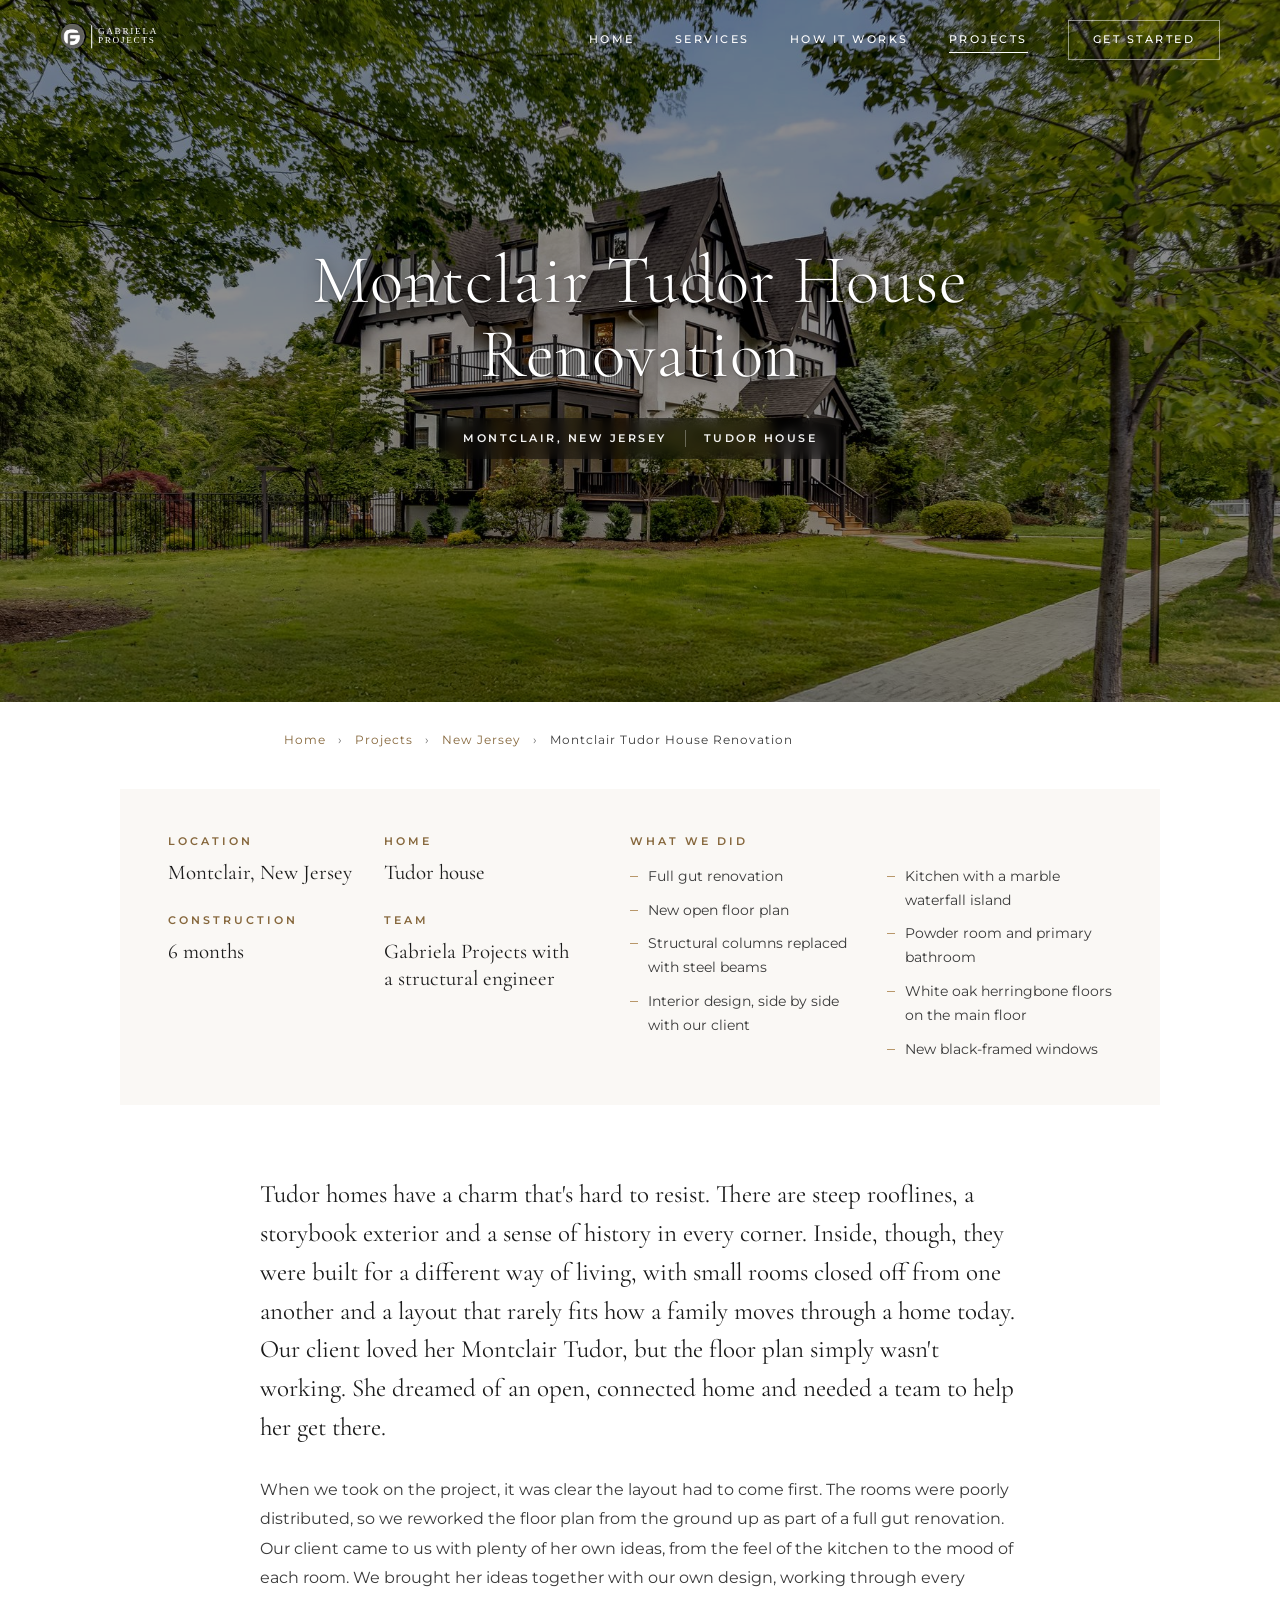
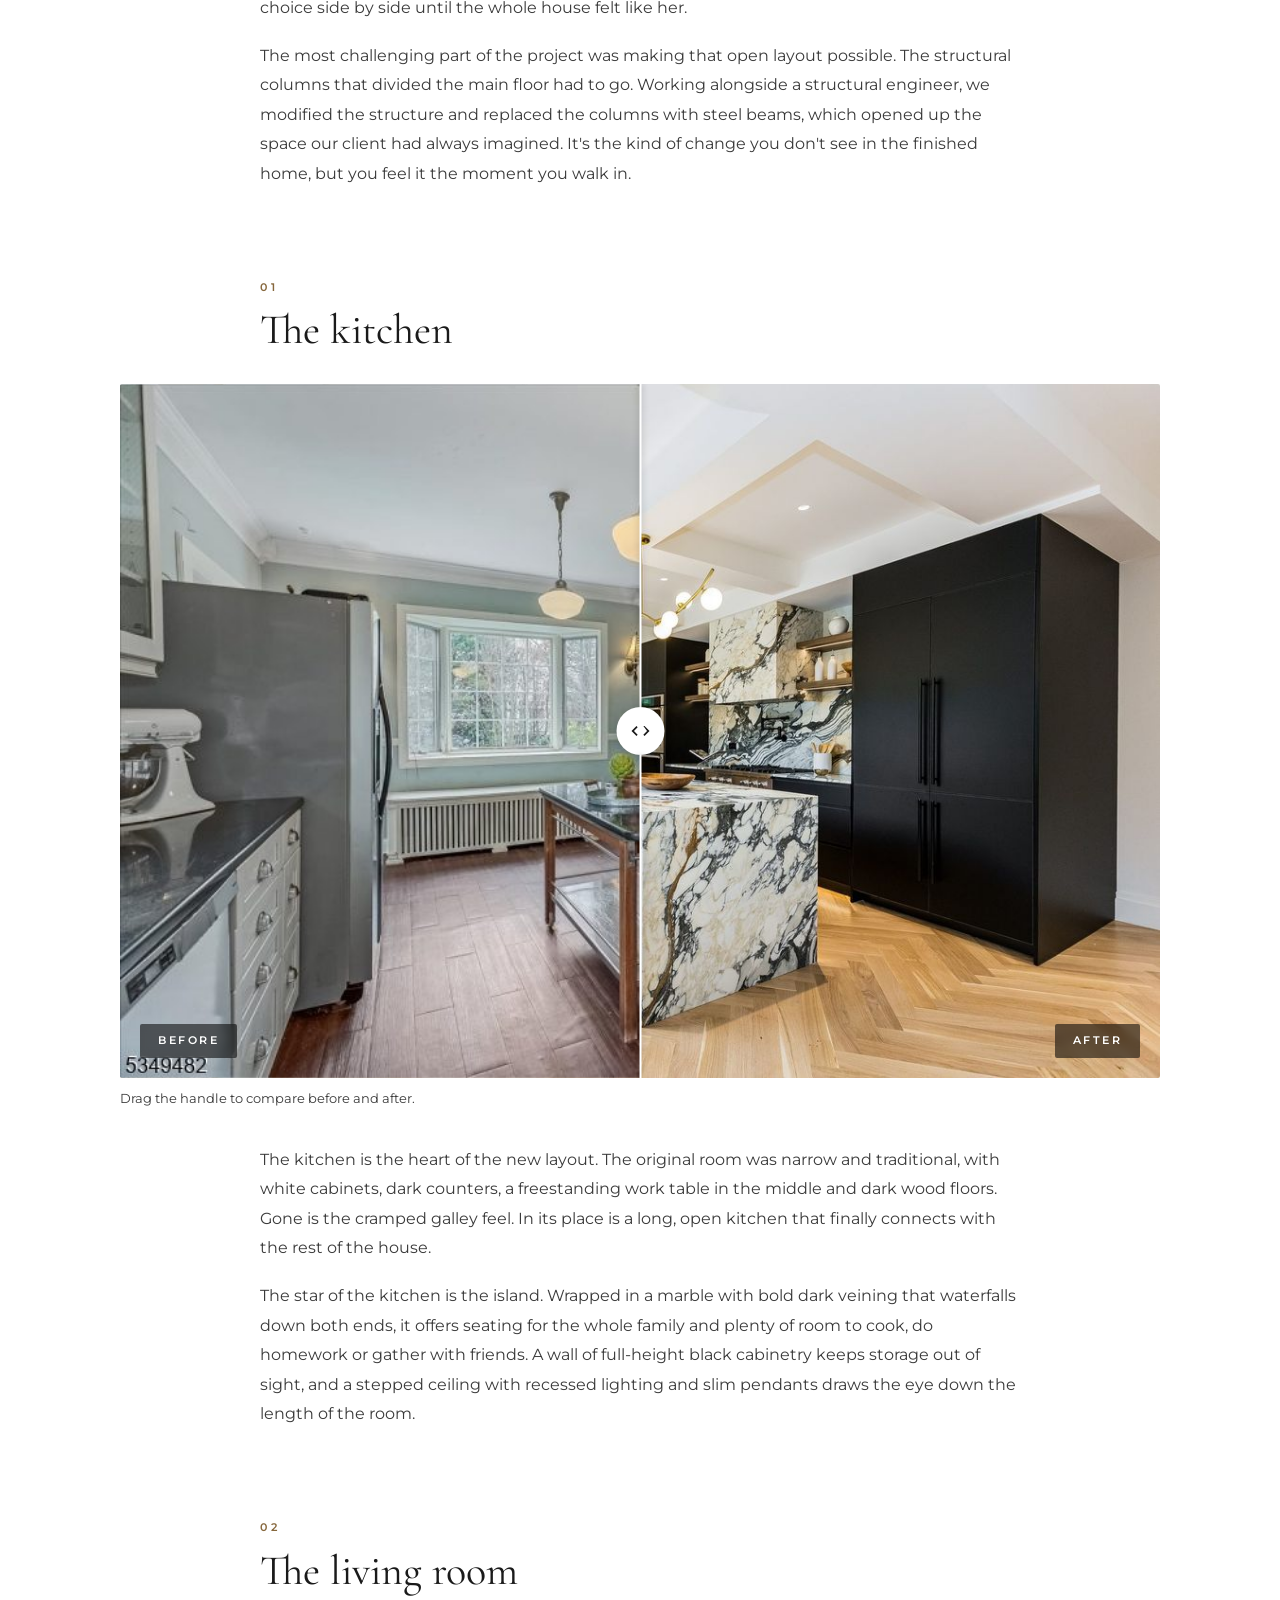
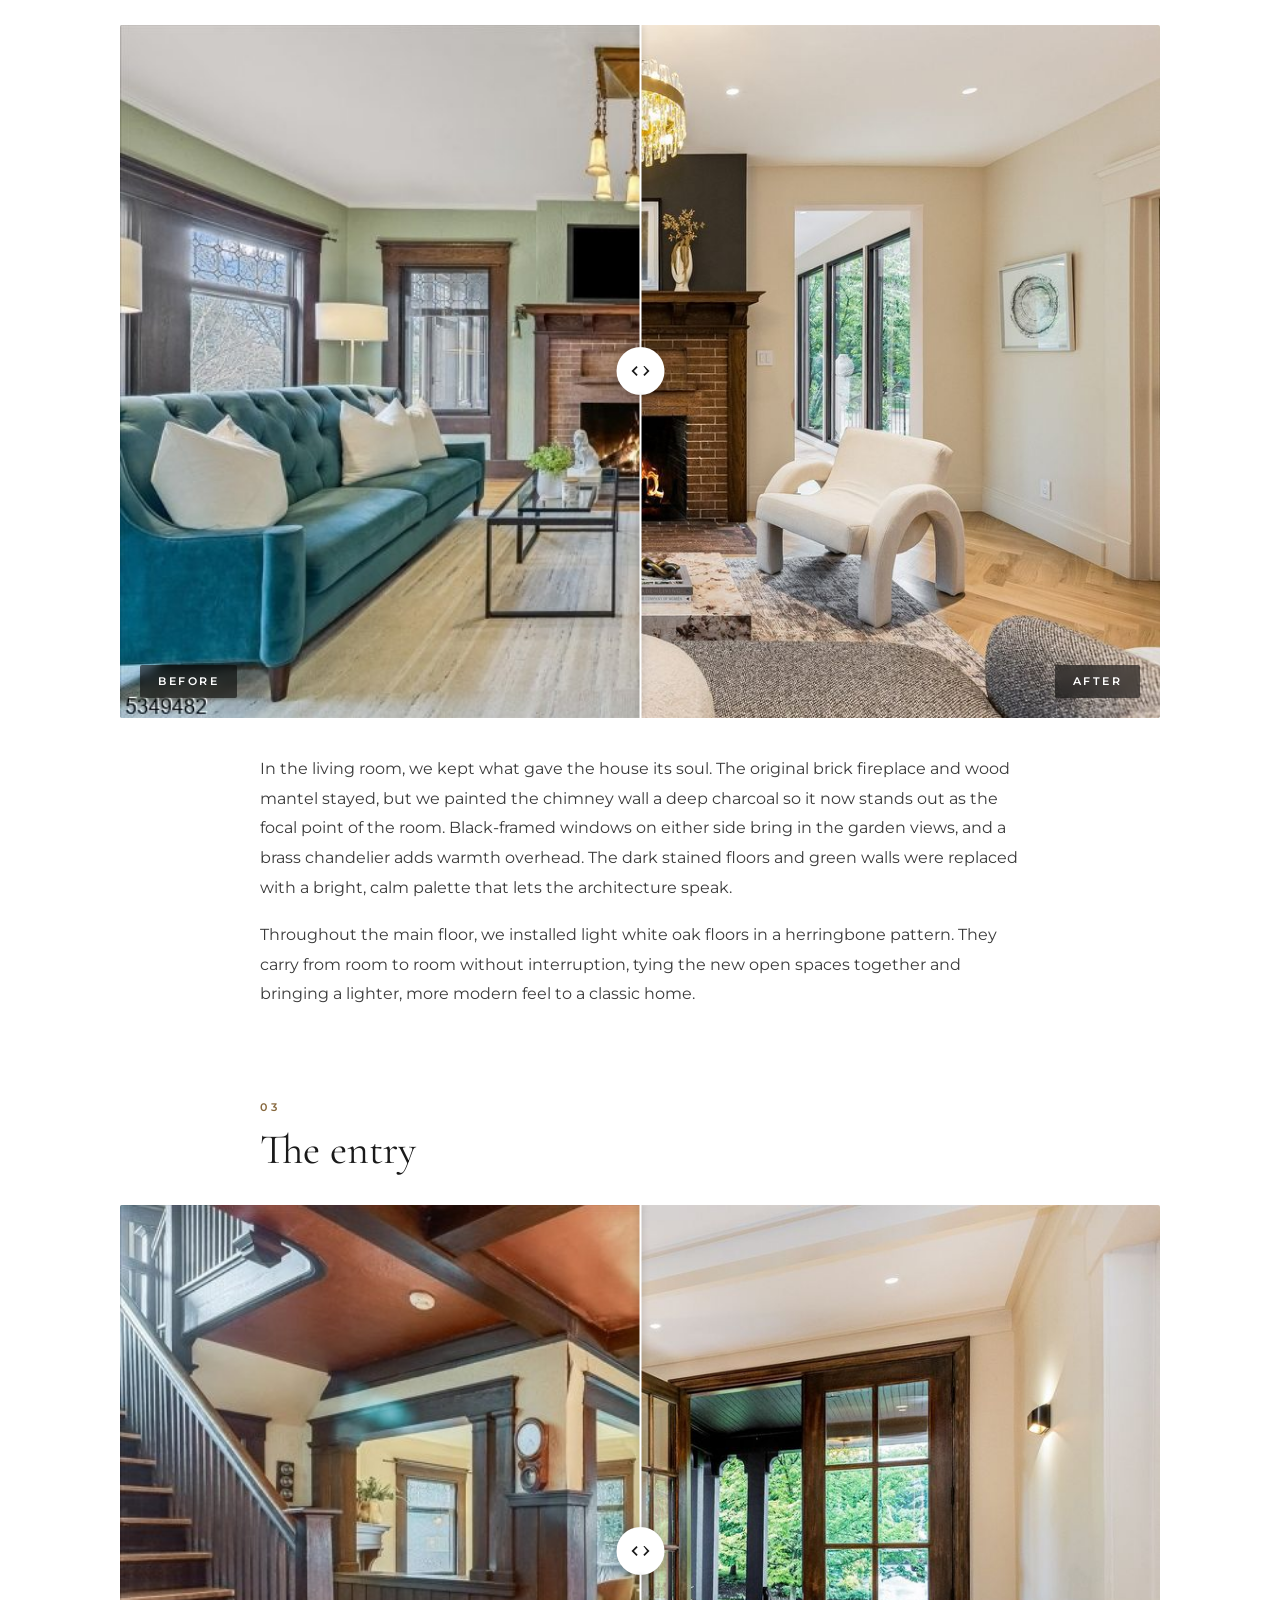
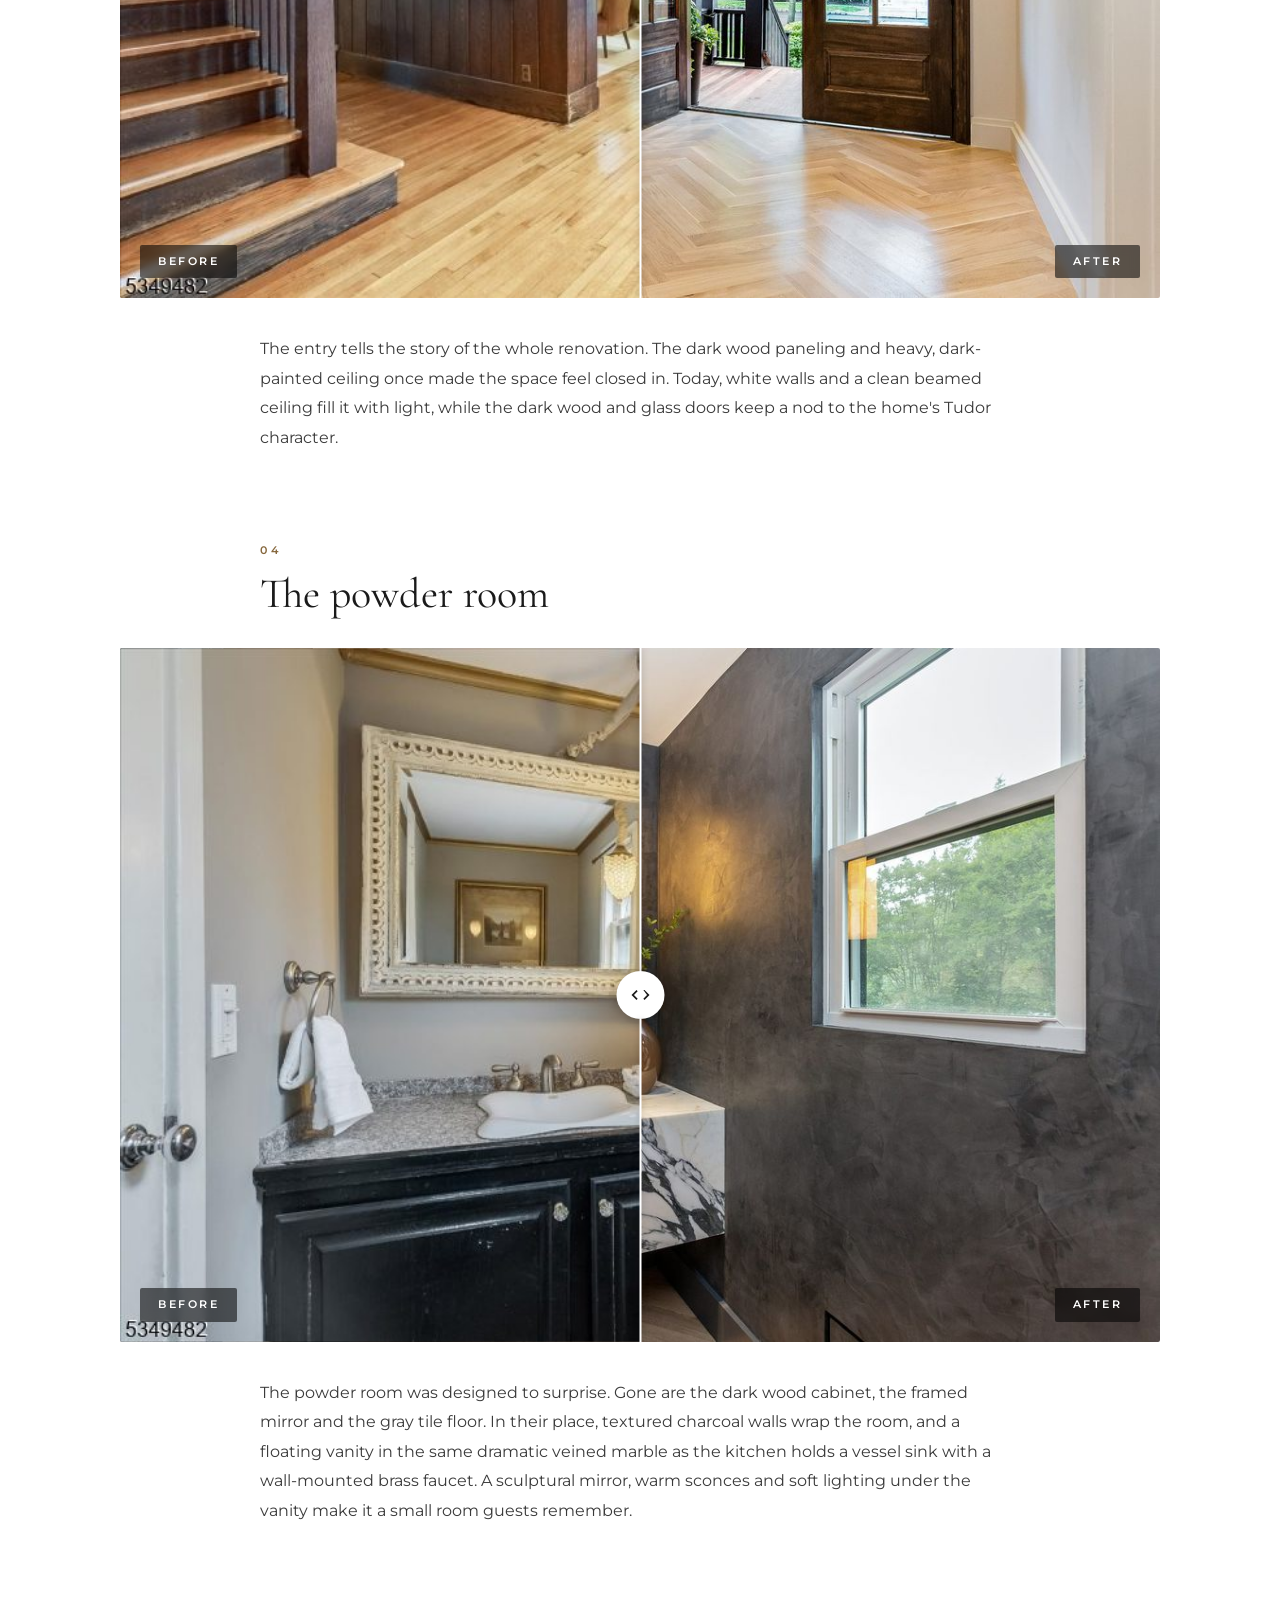
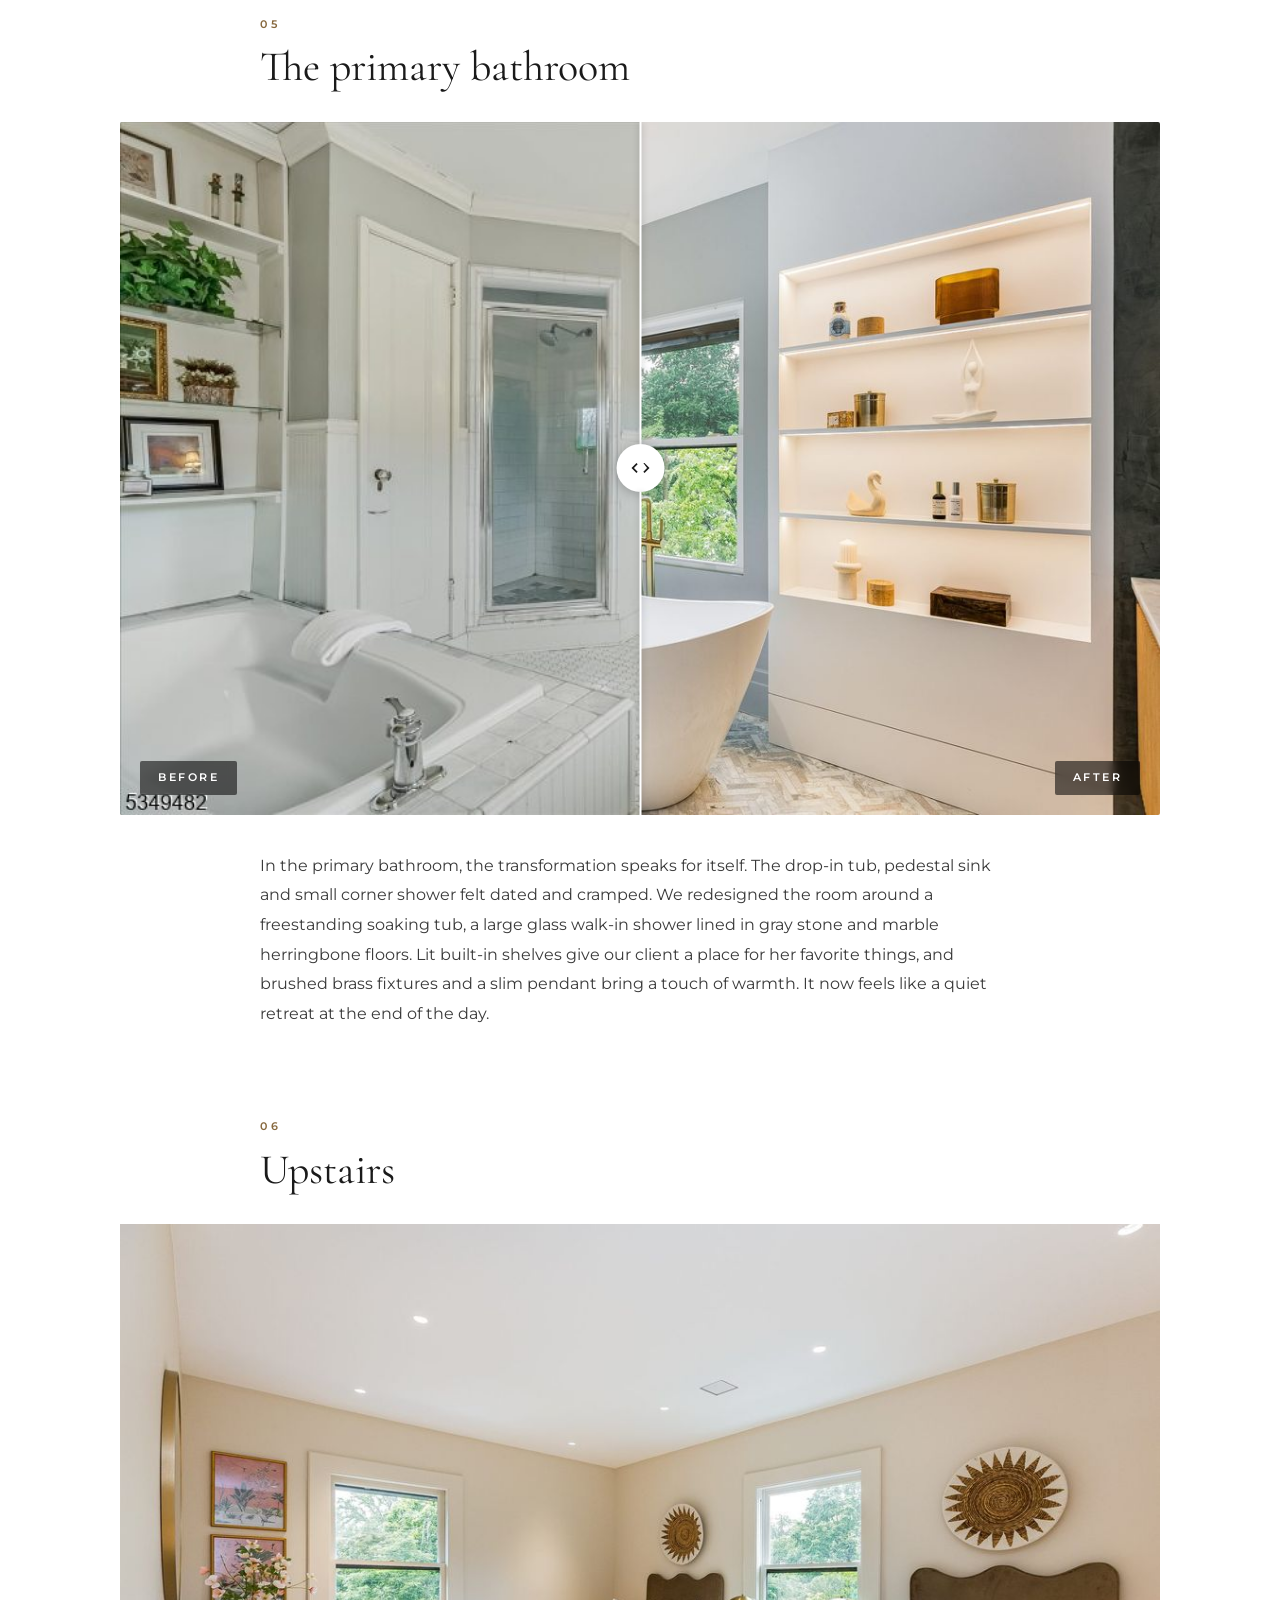
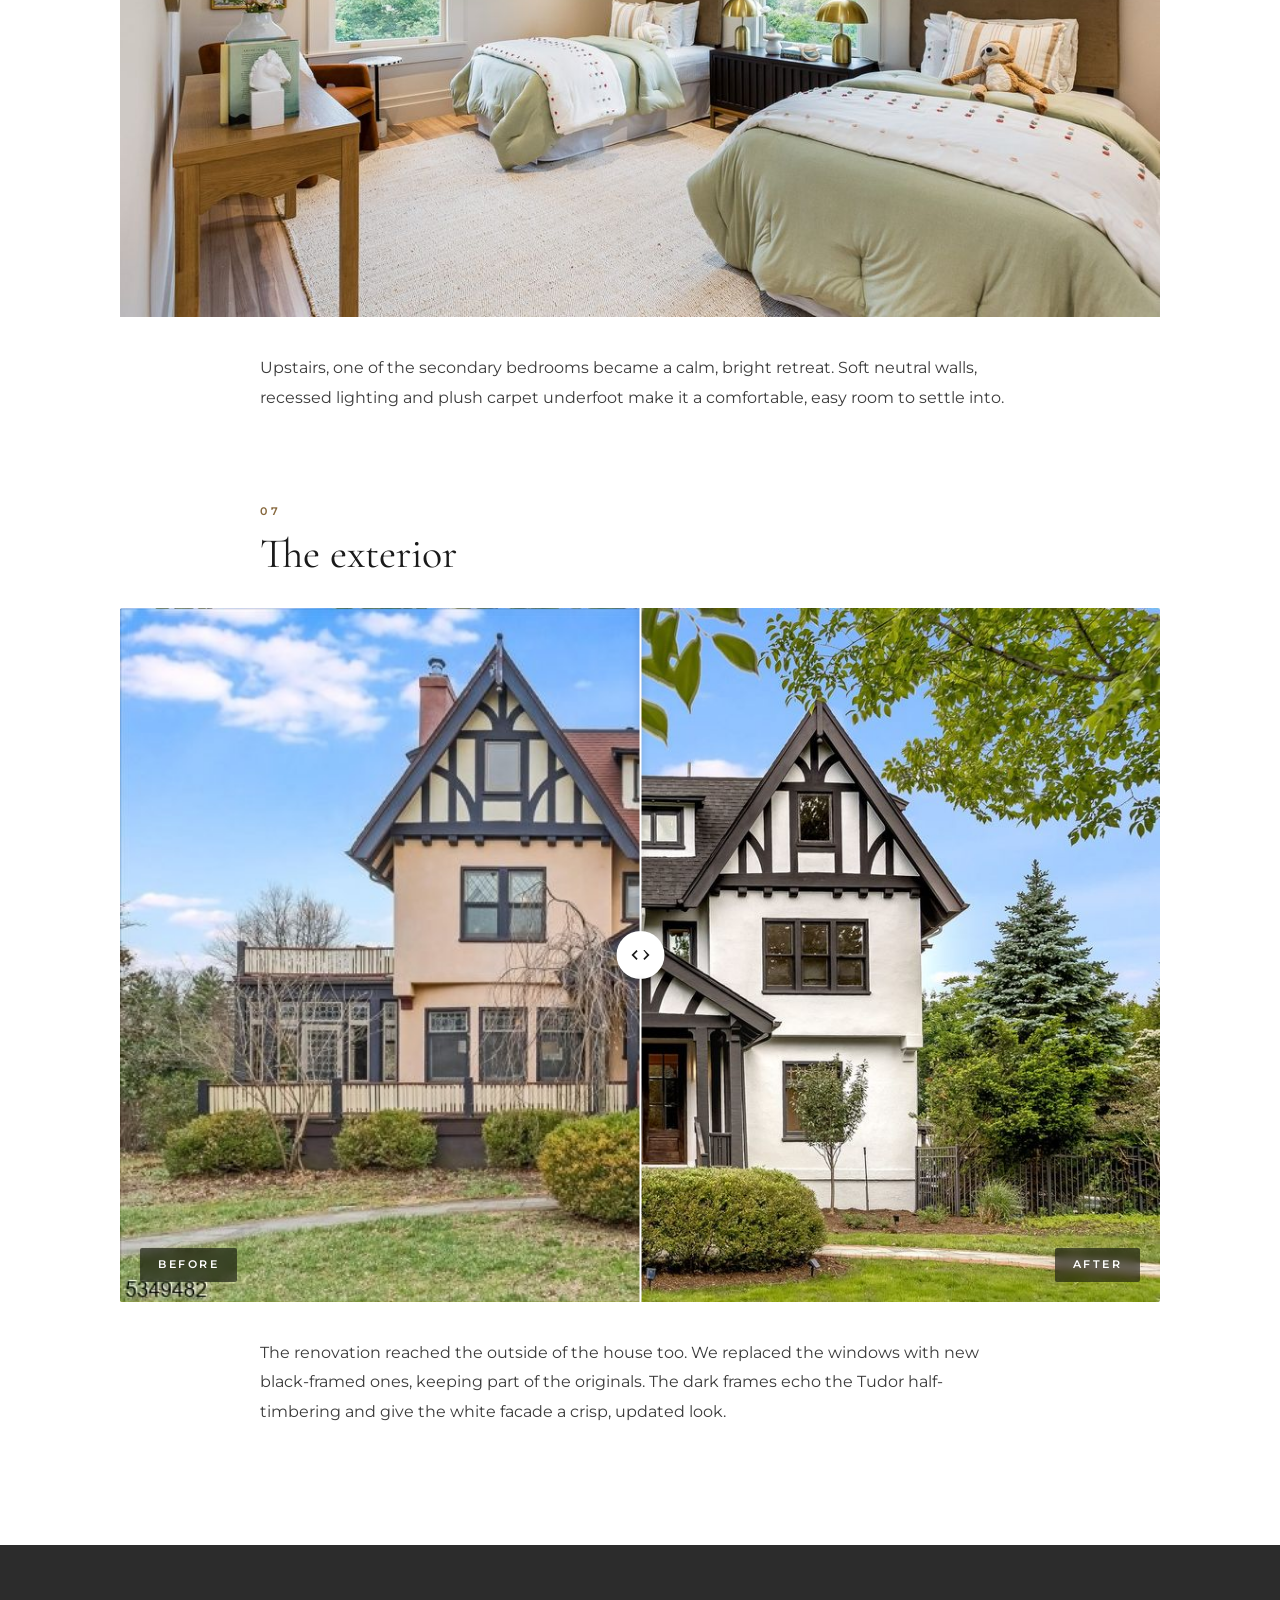
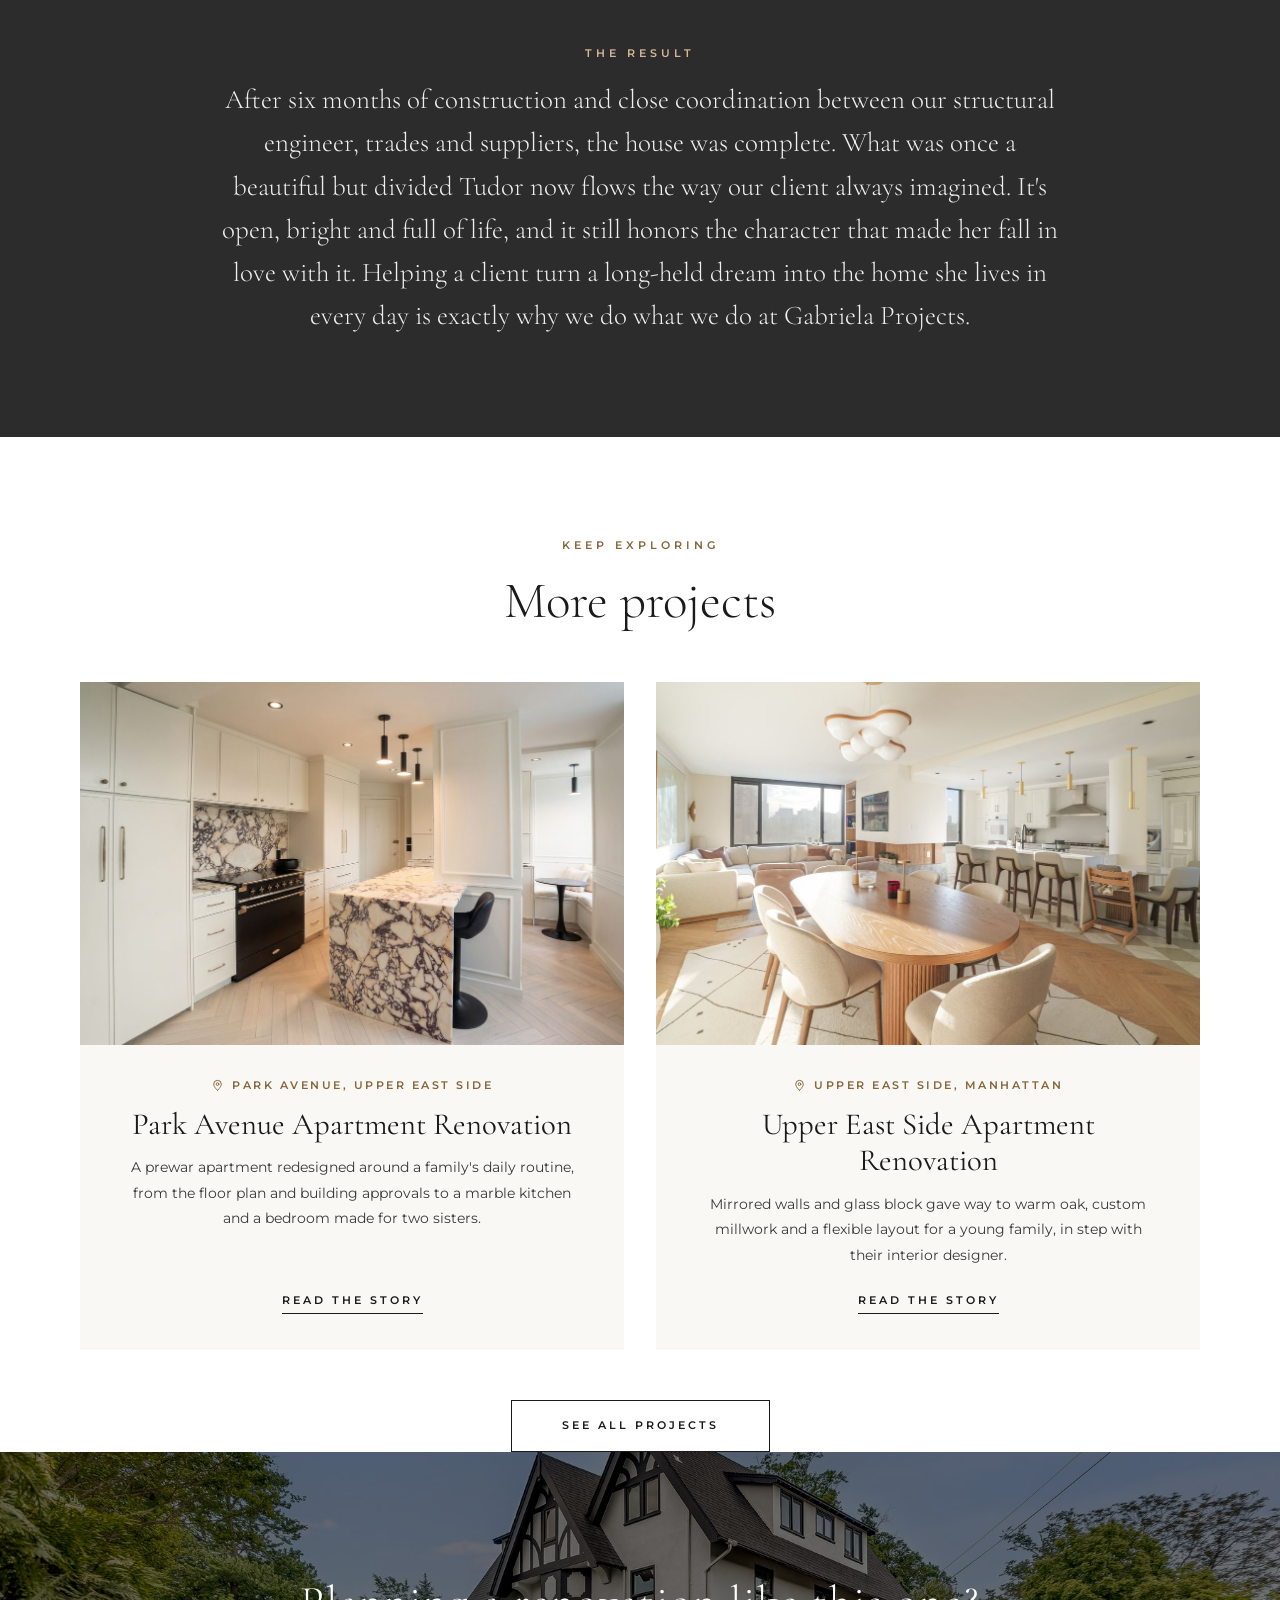
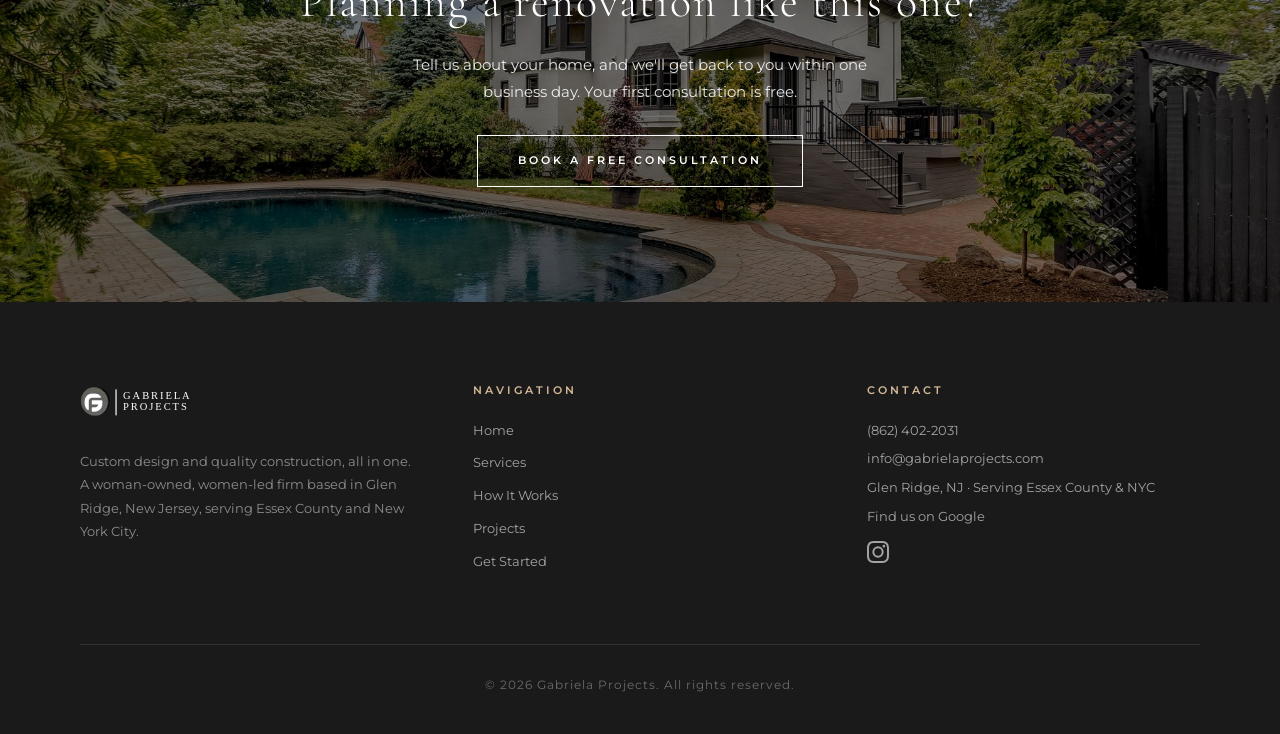
<file: projects/montclair-tudor.html>
<!DOCTYPE html>
<html lang="en">
<head>
  <!-- Google tag (gtag.js) -->
  <script async src="https://www.googletagmanager.com/gtag/js?id=G-ZSTQMN7L34"></script>
  <script>
    window.dataLayer = window.dataLayer || [];
    function gtag(){dataLayer.push(arguments);}
    gtag('js', new Date());

    gtag('config', 'G-ZSTQMN7L34');
  </script>

  <meta charset="UTF-8">
  <meta name="viewport" content="width=device-width, initial-scale=1.0">
  <title>Montclair Tudor House Renovation, NJ | Gabriela Projects</title>
  <meta name="description" content="A full gut renovation of a Montclair, NJ Tudor: steel beams to open the floor plan, a marble waterfall kitchen, new bathrooms and black-framed windows.">
  <link rel="canonical" href="https://gabrielaprojects.com/projects/montclair-tudor">
  <!-- Open Graph -->
  <meta property="og:title" content="Montclair Tudor House Renovation, NJ | Gabriela Projects">
  <meta property="og:description" content="A full gut renovation of a Montclair, NJ Tudor: steel beams to open the floor plan, a marble waterfall kitchen, new bathrooms and black-framed windows.">
  <meta property="og:image" content="https://gabrielaprojects.com/images/portfolio/montclair-house/after-01.jpg">
  <meta property="og:url" content="https://gabrielaprojects.com/projects/montclair-tudor">
  <meta property="og:type" content="website">
  <meta property="og:site_name" content="Gabriela Projects">
  <!-- Twitter Card -->
  <meta name="twitter:card" content="summary_large_image">
  <meta name="twitter:title" content="Montclair Tudor House Renovation, NJ | Gabriela Projects">
  <meta name="twitter:description" content="A full gut renovation of a Montclair, NJ Tudor: steel beams to open the floor plan, a marble waterfall kitchen, new bathrooms and black-framed windows.">
  <meta name="twitter:image" content="https://gabrielaprojects.com/images/portfolio/montclair-house/after-01.jpg">
  <link rel="preconnect" href="https://fonts.googleapis.com">
  <link rel="preconnect" href="https://fonts.gstatic.com" crossorigin>
  <link href="https://fonts.googleapis.com/css2?family=Cormorant+Garamond:ital,wght@0,300;0,400;0,700;1,300;1,400&family=Montserrat:wght@300;400;500;600;700&display=swap" rel="stylesheet">
  <link rel="icon" type="image/svg+xml" href="/images/common/favicon.svg">
  <link rel="stylesheet" href="/css/style.css?v=22">
</head>
<body>

  <!-- Header -->
  <header class="site-header scrolled" id="header">
    <a href="/" class="logo">
      <img src="/images/common/logo.svg" alt="Gabriela Projects" class="logo-img">
      <span class="logo-text">GABRIELA PROJECTS</span>
    </a>
    <a href="tel:+18624022031" class="header-phone" aria-label="Call Gabriela Projects at (862) 402-2031">
      <svg xmlns="http://www.w3.org/2000/svg" viewBox="0 0 24 24" width="22" height="22" fill="none" stroke="currentColor" stroke-width="1.6" stroke-linecap="round" stroke-linejoin="round" aria-hidden="true"><path d="M22 16.9v3a2 2 0 0 1-2.2 2 19.8 19.8 0 0 1-8.6-3.1 19.5 19.5 0 0 1-6-6A19.8 19.8 0 0 1 2.1 4.2 2 2 0 0 1 4.1 2h3a2 2 0 0 1 2 1.7c.1.9.4 1.8.7 2.7a2 2 0 0 1-.5 2.1L8 9.8a16 16 0 0 0 6 6l1.3-1.3a2 2 0 0 1 2.1-.4c.9.3 1.8.6 2.7.7a2 2 0 0 1 1.7 2z"/></svg>
    </a>
    <button class="hamburger" id="hamburger" aria-label="Toggle menu">
      <span></span><span></span><span></span>
    </button>
    <nav class="main-nav" id="nav">
      <a href="/">Home</a>
      <a href="/services">Services</a>
      <a href="/how-it-works">How It Works</a>
      <a href="/projects" class="active">Projects</a>
      <a href="/get-started" class="nav-cta">Get Started</a>
    </nav>
  </header>

  <!-- Project hero -->
  <section class="page-hero story-hero">
    <img src="/images/portfolio/montclair-house/after-01.jpg" srcset="/images/portfolio/montclair-house/after-01-1100.jpg 1100w, /images/portfolio/montclair-house/after-01.jpg 1800w" sizes="100vw" width="1800" height="1200" alt="The renovated Montclair Tudor seen across its lawn" loading="eager" fetchpriority="high">
    <div class="overlay"></div>
    <div class="story-hero-content">
      <h1>Montclair Tudor House Renovation</h1>
      <ul class="story-hero-facts">
        <li>Montclair, New Jersey</li>
        <li>Tudor house</li>
      </ul>
    </div>
  </section>

  <nav class="breadcrumbs" aria-label="Breadcrumb">
    <a href="/">Home</a> <span class="sep" aria-hidden="true">&rsaquo;</span> <a href="/projects">Projects</a> <span class="sep" aria-hidden="true">&rsaquo;</span> <a href="/projects#new-jersey">New Jersey</a> <span class="sep" aria-hidden="true">&rsaquo;</span> <span aria-current="page">Montclair Tudor House Renovation</span>
  </nav>

  <!-- Project details -->
  <section class="story-details" aria-label="Project details">
    <div class="story-details-inner">
      <div>
        <dl class="story-facts">
          <div class="story-fact"><dt>Location</dt><dd>Montclair, New Jersey</dd></div>
          <div class="story-fact"><dt>Home</dt><dd>Tudor house</dd></div>
          <div class="story-fact"><dt>Construction</dt><dd>6 months</dd></div>
          <div class="story-fact"><dt>Team</dt><dd>Gabriela Projects with a structural engineer</dd></div>
        </dl>
      </div>
      <div class="story-scope">
        <h2>What we did</h2>
        <ul>
            <li>Full gut renovation</li>
            <li>New open floor plan</li>
            <li>Structural columns replaced with steel beams</li>
            <li>Interior design, side by side with our client</li>
            <li>Kitchen with a marble waterfall island</li>
            <li>Powder room and primary bathroom</li>
            <li>White oak herringbone floors on the main floor</li>
            <li>New black-framed windows</li>
        </ul>
      </div>
    </div>
  </section>

  <main class="story">
    <div class="story-intro">
      <p>Tudor homes have a charm that's hard to resist. There are steep rooflines, a storybook exterior and a sense of history in every corner. Inside, though, they were built for a different way of living, with small rooms closed off from one another and a layout that rarely fits how a family moves through a home today. Our client loved her Montclair Tudor, but the floor plan simply wasn't working. She dreamed of an open, connected home and needed a team to help her get there.</p>
      <p>When we took on the project, it was clear the layout had to come first. The rooms were poorly distributed, so we reworked the floor plan from the ground up as part of a full gut renovation. Our client came to us with plenty of her own ideas, from the feel of the kitchen to the mood of each room. We brought her ideas together with our own design, working through every choice side by side until the whole house felt like her.</p>
      <p>The most challenging part of the project was making that open layout possible. The structural columns that divided the main floor had to go. Working alongside a structural engineer, we modified the structure and replaced the columns with steel beams, which opened up the space our client had always imagined. It's the kind of change you don't see in the finished home, but you feel it the moment you walk in.</p>
    </div>

  <section class="story-chapter reveal" aria-labelledby="ch1">
    <div class="chapter-head">
      <span class="chapter-num">01</span>
      <h2 id="ch1">The kitchen</h2>
    </div>
    <div class="chapter-media">
      <figure>
        <div class="ba-slider" data-position="50">
          <img class="ba-img-after" src="/images/portfolio/montclair-house/after-06.jpg" srcset="/images/portfolio/montclair-house/after-06-1100.jpg 1100w, /images/portfolio/montclair-house/after-06.jpg 1800w" sizes="(max-width: 768px) 92vw, 1040px" width="1800" height="1200" alt="Montclair Tudor kitchen with a marble waterfall island and black cabinetry after" loading="lazy">
          <img class="ba-img-before" src="/images/portfolio/montclair-house/before-06.jpg" width="800" height="534" alt="Montclair Tudor kitchen before" loading="lazy">
          <span class="ba-label ba-label-before">Before</span>
          <span class="ba-label ba-label-after">After</span>
          <div class="ba-handle">
            <div class="ba-handle-line ba-handle-line-top"></div>
            <div class="ba-handle-circle">
              <svg viewBox="0 0 24 24" xmlns="http://www.w3.org/2000/svg"><path d="M8.59 16.59L4.17 12l4.42-4.59L7.17 6l-6 6 6 6zm6.83-10.59L19.83 12l-4.41 4.59L16.83 18l6-6-6-6z"/></svg>
            </div>
            <div class="ba-handle-line ba-handle-line-bottom"></div>
          </div>
        </div>
        <figcaption>Drag the handle to compare before and after.</figcaption>
      </figure>
    </div>
    <div class="chapter-text">
      <p>The kitchen is the heart of the new layout. The original room was narrow and traditional, with white cabinets, dark counters, a freestanding work table in the middle and dark wood floors. Gone is the cramped galley feel. In its place is a long, open kitchen that finally connects with the rest of the house.</p>
      <p>The star of the kitchen is the island. Wrapped in a marble with bold dark veining that waterfalls down both ends, it offers seating for the whole family and plenty of room to cook, do homework or gather with friends. A wall of full-height black cabinetry keeps storage out of sight, and a stepped ceiling with recessed lighting and slim pendants draws the eye down the length of the room.</p>
    </div>
  </section>
  <section class="story-chapter reveal" aria-labelledby="ch2">
    <div class="chapter-head">
      <span class="chapter-num">02</span>
      <h2 id="ch2">The living room</h2>
    </div>
    <div class="chapter-media">
      <figure>
        <div class="ba-slider" data-position="50">
          <img class="ba-img-after" src="/images/portfolio/montclair-house/after-04.jpg" srcset="/images/portfolio/montclair-house/after-04-1100.jpg 1100w, /images/portfolio/montclair-house/after-04.jpg 1800w" sizes="(max-width: 768px) 92vw, 1040px" width="1800" height="1200" alt="Montclair Tudor living room with the brick fireplace and a charcoal chimney wall after" loading="lazy">
          <img class="ba-img-before" src="/images/portfolio/montclair-house/before-04.jpg" width="800" height="534" alt="Montclair Tudor living room with green walls before" loading="lazy">
          <span class="ba-label ba-label-before">Before</span>
          <span class="ba-label ba-label-after">After</span>
          <div class="ba-handle">
            <div class="ba-handle-line ba-handle-line-top"></div>
            <div class="ba-handle-circle">
              <svg viewBox="0 0 24 24" xmlns="http://www.w3.org/2000/svg"><path d="M8.59 16.59L4.17 12l4.42-4.59L7.17 6l-6 6 6 6zm6.83-10.59L19.83 12l-4.41 4.59L16.83 18l6-6-6-6z"/></svg>
            </div>
            <div class="ba-handle-line ba-handle-line-bottom"></div>
          </div>
        </div>
      </figure>
    </div>
    <div class="chapter-text">
      <p>In the living room, we kept what gave the house its soul. The original brick fireplace and wood mantel stayed, but we painted the chimney wall a deep charcoal so it now stands out as the focal point of the room. Black-framed windows on either side bring in the garden views, and a brass chandelier adds warmth overhead. The dark stained floors and green walls were replaced with a bright, calm palette that lets the architecture speak.</p>
      <p>Throughout the main floor, we installed light white oak floors in a herringbone pattern. They carry from room to room without interruption, tying the new open spaces together and bringing a lighter, more modern feel to a classic home.</p>
    </div>
  </section>
  <section class="story-chapter reveal" aria-labelledby="ch3">
    <div class="chapter-head">
      <span class="chapter-num">03</span>
      <h2 id="ch3">The entry</h2>
    </div>
    <div class="chapter-media">
      <figure>
        <div class="ba-slider" data-position="50">
          <img class="ba-img-after" src="/images/portfolio/montclair-house/after-03.jpg" srcset="/images/portfolio/montclair-house/after-03-1100.jpg 1100w, /images/portfolio/montclair-house/after-03.jpg 1800w" sizes="(max-width: 768px) 92vw, 1040px" width="1800" height="1200" alt="Montclair Tudor entry with white walls and a beamed ceiling after" loading="lazy">
          <img class="ba-img-before" src="/images/portfolio/montclair-house/before-03.jpg" width="800" height="534" alt="Montclair Tudor entry with dark wood paneling before" loading="lazy">
          <span class="ba-label ba-label-before">Before</span>
          <span class="ba-label ba-label-after">After</span>
          <div class="ba-handle">
            <div class="ba-handle-line ba-handle-line-top"></div>
            <div class="ba-handle-circle">
              <svg viewBox="0 0 24 24" xmlns="http://www.w3.org/2000/svg"><path d="M8.59 16.59L4.17 12l4.42-4.59L7.17 6l-6 6 6 6zm6.83-10.59L19.83 12l-4.41 4.59L16.83 18l6-6-6-6z"/></svg>
            </div>
            <div class="ba-handle-line ba-handle-line-bottom"></div>
          </div>
        </div>
      </figure>
    </div>
    <div class="chapter-text">
      <p>The entry tells the story of the whole renovation. The dark wood paneling and heavy, dark-painted ceiling once made the space feel closed in. Today, white walls and a clean beamed ceiling fill it with light, while the dark wood and glass doors keep a nod to the home's Tudor character.</p>
    </div>
  </section>
  <section class="story-chapter reveal" aria-labelledby="ch4">
    <div class="chapter-head">
      <span class="chapter-num">04</span>
      <h2 id="ch4">The powder room</h2>
    </div>
    <div class="chapter-media">
      <figure>
        <div class="ba-slider" data-position="50">
          <img class="ba-img-after" src="/images/portfolio/montclair-house/after-07.jpg" srcset="/images/portfolio/montclair-house/after-07-1100.jpg 1100w, /images/portfolio/montclair-house/after-07.jpg 1800w" sizes="(max-width: 768px) 92vw, 1040px" width="1800" height="1200" alt="Powder room with charcoal walls and a floating marble vanity after" loading="lazy">
          <img class="ba-img-before" src="/images/portfolio/montclair-house/before-07.jpg" width="800" height="534" alt="Powder room before" loading="lazy">
          <span class="ba-label ba-label-before">Before</span>
          <span class="ba-label ba-label-after">After</span>
          <div class="ba-handle">
            <div class="ba-handle-line ba-handle-line-top"></div>
            <div class="ba-handle-circle">
              <svg viewBox="0 0 24 24" xmlns="http://www.w3.org/2000/svg"><path d="M8.59 16.59L4.17 12l4.42-4.59L7.17 6l-6 6 6 6zm6.83-10.59L19.83 12l-4.41 4.59L16.83 18l6-6-6-6z"/></svg>
            </div>
            <div class="ba-handle-line ba-handle-line-bottom"></div>
          </div>
        </div>
      </figure>
    </div>
    <div class="chapter-text">
      <p>The powder room was designed to surprise. Gone are the dark wood cabinet, the framed mirror and the gray tile floor. In their place, textured charcoal walls wrap the room, and a floating vanity in the same dramatic veined marble as the kitchen holds a vessel sink with a wall-mounted brass faucet. A sculptural mirror, warm sconces and soft lighting under the vanity make it a small room guests remember.</p>
    </div>
  </section>
  <section class="story-chapter reveal" aria-labelledby="ch5">
    <div class="chapter-head">
      <span class="chapter-num">05</span>
      <h2 id="ch5">The primary bathroom</h2>
    </div>
    <div class="chapter-media">
      <figure>
        <div class="ba-slider" data-position="50">
          <img class="ba-img-after" src="/images/portfolio/montclair-house/after-08.jpg" srcset="/images/portfolio/montclair-house/after-08-1100.jpg 1100w, /images/portfolio/montclair-house/after-08.jpg 1800w" sizes="(max-width: 768px) 92vw, 1040px" width="1800" height="1200" alt="Primary bathroom with a freestanding soaking tub and glass walk-in shower after" loading="lazy">
          <img class="ba-img-before" src="/images/portfolio/montclair-house/before-08.jpg" width="800" height="534" alt="Primary bathroom with a drop-in tub before" loading="lazy">
          <span class="ba-label ba-label-before">Before</span>
          <span class="ba-label ba-label-after">After</span>
          <div class="ba-handle">
            <div class="ba-handle-line ba-handle-line-top"></div>
            <div class="ba-handle-circle">
              <svg viewBox="0 0 24 24" xmlns="http://www.w3.org/2000/svg"><path d="M8.59 16.59L4.17 12l4.42-4.59L7.17 6l-6 6 6 6zm6.83-10.59L19.83 12l-4.41 4.59L16.83 18l6-6-6-6z"/></svg>
            </div>
            <div class="ba-handle-line ba-handle-line-bottom"></div>
          </div>
        </div>
      </figure>
    </div>
    <div class="chapter-text">
      <p>In the primary bathroom, the transformation speaks for itself. The drop-in tub, pedestal sink and small corner shower felt dated and cramped. We redesigned the room around a freestanding soaking tub, a large glass walk-in shower lined in gray stone and marble herringbone floors. Lit built-in shelves give our client a place for her favorite things, and brushed brass fixtures and a slim pendant bring a touch of warmth. It now feels like a quiet retreat at the end of the day.</p>
    </div>
  </section>
  <section class="story-chapter reveal" aria-labelledby="ch6">
    <div class="chapter-head">
      <span class="chapter-num">06</span>
      <h2 id="ch6">Upstairs</h2>
    </div>
    <div class="chapter-media">
      <figure>
        <img src="/images/portfolio/montclair-house/after-09.jpg" srcset="/images/portfolio/montclair-house/after-09-1100.jpg 1100w, /images/portfolio/montclair-house/after-09.jpg 1800w" sizes="(max-width: 768px) 92vw, 1040px" width="1800" height="1200" alt="Secondary bedroom with soft neutral walls and carpet" loading="lazy">
      </figure>
    </div>
    <div class="chapter-text">
      <p>Upstairs, one of the secondary bedrooms became a calm, bright retreat. Soft neutral walls, recessed lighting and plush carpet underfoot make it a comfortable, easy room to settle into.</p>
    </div>
  </section>
  <section class="story-chapter reveal" aria-labelledby="ch7">
    <div class="chapter-head">
      <span class="chapter-num">07</span>
      <h2 id="ch7">The exterior</h2>
    </div>
    <div class="chapter-media">
      <figure>
        <div class="ba-slider" data-position="50">
          <img class="ba-img-after" src="/images/portfolio/montclair-house/after-05.jpg" srcset="/images/portfolio/montclair-house/after-05-1100.jpg 1100w, /images/portfolio/montclair-house/after-05.jpg 1800w" sizes="(max-width: 768px) 92vw, 1040px" width="1800" height="1200" alt="Front of the Montclair Tudor with new black-framed windows after" loading="lazy">
          <img class="ba-img-before" src="/images/portfolio/montclair-house/before-05.jpg" width="800" height="534" alt="Front of the Montclair Tudor before" loading="lazy">
          <span class="ba-label ba-label-before">Before</span>
          <span class="ba-label ba-label-after">After</span>
          <div class="ba-handle">
            <div class="ba-handle-line ba-handle-line-top"></div>
            <div class="ba-handle-circle">
              <svg viewBox="0 0 24 24" xmlns="http://www.w3.org/2000/svg"><path d="M8.59 16.59L4.17 12l4.42-4.59L7.17 6l-6 6 6 6zm6.83-10.59L19.83 12l-4.41 4.59L16.83 18l6-6-6-6z"/></svg>
            </div>
            <div class="ba-handle-line ba-handle-line-bottom"></div>
          </div>
        </div>
      </figure>
    </div>
    <div class="chapter-text">
      <p>The renovation reached the outside of the house too. We replaced the windows with new black-framed ones, keeping part of the originals. The dark frames echo the Tudor half-timbering and give the white facade a crisp, updated look.</p>
    </div>
  </section>
  </main>

  <!-- Closing -->
  <section class="story-result">
    <div class="reveal">
      <p class="section-label">The result</p>
      <p>After six months of construction and close coordination between our structural engineer, trades and suppliers, the house was complete. What was once a beautiful but divided Tudor now flows the way our client always imagined. It's open, bright and full of life, and it still honors the character that made her fall in love with it. Helping a client turn a long-held dream into the home she lives in every day is exactly why we do what we do at Gabriela Projects.</p>
    </div>
  </section>

  <!-- More projects -->
  <section class="region">
    <div class="region-header reveal">
      <p class="section-label">Keep exploring</p>
      <h2 class="section-heading">More projects</h2>
    </div>
    <div class="project-cards">
    <article class="project-card reveal">
      <div class="card-carousel">
        <div class="card-track">
          <a class="card-slide" href="/projects/park-avenue" tabindex="-1"><img src="/images/portfolio/park-avenue/gallery-01.jpg" srcset="/images/portfolio/park-avenue/gallery-01-1100.jpg 1100w, /images/portfolio/park-avenue/gallery-01.jpg 1800w" sizes="(max-width: 768px) 92vw, 620px" width="1800" height="1199" alt="Park Avenue kitchen with a marble waterfall island" loading="lazy"></a>
        </div>
      </div>
      <div class="card-body">
        <span class="card-location"><svg viewBox="0 0 24 24" fill="none" stroke="currentColor" stroke-width="1.8" stroke-linecap="round" stroke-linejoin="round" aria-hidden="true"><path d="M12 21s-7-6.2-7-11.5A7 7 0 0 1 19 9.5C19 14.8 12 21 12 21z"/><circle cx="12" cy="9.5" r="2.5"/></svg>Park Avenue, Upper East Side</span>
        <h3><a href="/projects/park-avenue">Park Avenue Apartment Renovation</a></h3>
        <p>A prewar apartment redesigned around a family's daily routine, from the floor plan and building approvals to a marble kitchen and a bedroom made for two sisters.</p>
        <span class="card-more" aria-hidden="true">Read the story</span>
      </div>
    </article>
    <article class="project-card reveal">
      <div class="card-carousel">
        <div class="card-track">
          <a class="card-slide" href="/projects/upper-east-side" tabindex="-1"><img src="/images/portfolio/upper-east-side/after-01.jpg" srcset="/images/portfolio/upper-east-side/after-01-1100.jpg 1100w, /images/portfolio/upper-east-side/after-01.jpg 1800w" sizes="(max-width: 768px) 92vw, 620px" width="1800" height="1200" alt="Upper East Side dining area and open kitchen" loading="lazy"></a>
        </div>
      </div>
      <div class="card-body">
        <span class="card-location"><svg viewBox="0 0 24 24" fill="none" stroke="currentColor" stroke-width="1.8" stroke-linecap="round" stroke-linejoin="round" aria-hidden="true"><path d="M12 21s-7-6.2-7-11.5A7 7 0 0 1 19 9.5C19 14.8 12 21 12 21z"/><circle cx="12" cy="9.5" r="2.5"/></svg>Upper East Side, Manhattan</span>
        <h3><a href="/projects/upper-east-side">Upper East Side Apartment Renovation</a></h3>
        <p>Mirrored walls and glass block gave way to warm oak, custom millwork and a flexible layout for a young family, in step with their interior designer.</p>
        <span class="card-more" aria-hidden="true">Read the story</span>
      </div>
    </article>
    </div>
    <div class="region-footer">
      <a href="/projects" class="btn-back">See all projects</a>
    </div>
  </section>

  <!-- CTA -->
  <section class="cta-section">
    <img src="/images/portfolio/montclair-house/after-02.jpg" srcset="/images/portfolio/montclair-house/after-02-1100.jpg 1100w, /images/portfolio/montclair-house/after-02.jpg 1800w" sizes="100vw" width="1800" height="1200" alt="Montclair Tudor pool and patio" loading="lazy">
    <div class="overlay"></div>
    <div class="cta-content reveal">
      <h2>Planning a renovation like this one?</h2>
      <p>Tell us about your home, and we'll get back to you within one business day. Your first consultation is free.</p>
      <a href="/get-started" class="btn-outline">Book a free consultation</a>
    </div>
  </section>

  <!-- Footer -->
  <footer class="site-footer">
    <div class="footer-top">
      <div class="footer-brand">
        <img src="/images/common/logo-white.svg" alt="Gabriela Projects" class="footer-logo">
        <p>Custom design and quality construction, all in one. A woman-owned, women-led firm based in Glen Ridge, New Jersey, serving Essex County and New York City.</p>
      </div>
      <div class="footer-links">
        <h4>Navigation</h4>
        <a href="/">Home</a>
        <a href="/services">Services</a>
        <a href="/how-it-works">How It Works</a>
        <a href="/projects">Projects</a>
        <a href="/get-started">Get Started</a>
      </div>
      <div class="footer-contact">
        <h4>Contact</h4>
        <p><a href="tel:+18624022031">(862) 402-2031</a></p>
        <p><a href="mailto:info@gabrielaprojects.com">info@gabrielaprojects.com</a></p>
        <p>Glen Ridge, NJ &middot; Serving Essex County &amp; NYC</p>
        <p><a href="https://www.google.com/maps/search/?api=1&amp;query=Gabriela%20Projects&amp;query_place_id=ChIJV9o5SZi7KCYRHaxZRhk0vlA" target="_blank" rel="noopener">Find us on Google</a></p>
        <div class="social-links">
          <a href="https://www.instagram.com/gabrielaprojects/" target="_blank" rel="noopener" class="social-icon" aria-label="Follow us on Instagram">
            <svg xmlns="http://www.w3.org/2000/svg" viewBox="0 0 24 24" fill="currentColor" width="22" height="22">
              <path d="M12 2.163c3.204 0 3.584.012 4.85.07 3.252.148 4.771 1.691 4.919 4.919.058 1.265.069 1.645.069 4.849 0 3.205-.012 3.584-.069 4.849-.149 3.225-1.664 4.771-4.919 4.919-1.266.058-1.644.07-4.85.07-3.204 0-3.584-.012-4.849-.07-3.26-.149-4.771-1.699-4.919-4.92-.058-1.265-.07-1.644-.07-4.849 0-3.204.013-3.583.07-4.849.149-3.227 1.664-4.771 4.919-4.919 1.266-.057 1.645-.069 4.849-.069zM12 0C8.741 0 8.333.014 7.053.072 2.695.272.273 2.69.073 7.052.014 8.333 0 8.741 0 12c0 3.259.014 3.668.072 4.948.2 4.358 2.618 6.78 6.98 6.98C8.333 23.986 8.741 24 12 24c3.259 0 3.668-.014 4.948-.072 4.354-.2 6.782-2.618 6.979-6.98.059-1.28.073-1.689.073-4.948 0-3.259-.014-3.667-.072-4.947-.196-4.354-2.617-6.78-6.979-6.98C15.668.014 15.259 0 12 0zm0 5.838a6.162 6.162 0 100 12.324 6.162 6.162 0 000-12.324zM12 16a4 4 0 110-8 4 4 0 010 8zm6.406-11.845a1.44 1.44 0 100 2.881 1.44 1.44 0 000-2.881z"/>
            </svg>
          </a>
        </div>
      </div>
    </div>
    <div class="footer-bottom">
      &copy; 2026 Gabriela Projects. All rights reserved.
    </div>
  </footer>

  <script src="/js/main.js?v=14"></script>
  <!-- STRUCTURED DATA: generated by tools/make-structured-data.py, edit that script instead -->
  <script type="application/ld+json">
{
  "@context": "https://schema.org",
  "@graph": [
    {
      "@type": "HomeAndConstructionBusiness",
      "@id": "https://gabrielaprojects.com/#business",
      "name": "Gabriela Projects",
      "description": "Woman-owned design-build firm based in Glen Ridge, New Jersey, serving Essex County and New York City, specializing in full renovations, custom millwork and construction.",
      "url": "https://gabrielaprojects.com/",
      "telephone": "+1-862-402-2031",
      "email": "info@gabrielaprojects.com",
      "logo": "https://gabrielaprojects.com/images/common/logo.svg",
      "image": "https://gabrielaprojects.com/images/common/og-home.jpg",
      "priceRange": "$$$$",
      "address": {
        "@type": "PostalAddress",
        "addressLocality": "Glen Ridge",
        "addressRegion": "NJ",
        "postalCode": "07028",
        "addressCountry": "US"
      },
      "hasMap": "https://www.google.com/maps/search/?api=1&query=Gabriela%20Projects&query_place_id=ChIJV9o5SZi7KCYRHaxZRhk0vlA",
      "sameAs": [
        "https://www.instagram.com/gabrielaprojects/",
        "https://www.google.com/maps/search/?api=1&query=Gabriela%20Projects&query_place_id=ChIJV9o5SZi7KCYRHaxZRhk0vlA"
      ],
      "openingHoursSpecification": [
        {
          "@type": "OpeningHoursSpecification",
          "dayOfWeek": [
            "Monday",
            "Tuesday",
            "Wednesday",
            "Thursday",
            "Friday"
          ],
          "opens": "09:00",
          "closes": "17:00"
        }
      ],
      "founder": {
        "@type": "Person",
        "name": "Gabriela Flores"
      },
      "areaServed": [
        {
          "@type": "City",
          "name": "Glen Ridge, NJ"
        },
        {
          "@type": "City",
          "name": "Montclair, NJ"
        },
        {
          "@type": "City",
          "name": "Bloomfield, NJ"
        },
        {
          "@type": "City",
          "name": "West Orange, NJ"
        },
        {
          "@type": "City",
          "name": "Nutley, NJ"
        },
        {
          "@type": "City",
          "name": "Verona, NJ"
        },
        {
          "@type": "City",
          "name": "Cedar Grove, NJ"
        },
        {
          "@type": "City",
          "name": "Caldwell, NJ"
        },
        {
          "@type": "City",
          "name": "Maplewood, NJ"
        },
        {
          "@type": "City",
          "name": "South Orange, NJ"
        },
        {
          "@type": "City",
          "name": "Livingston, NJ"
        },
        {
          "@type": "City",
          "name": "Belleville, NJ"
        },
        {
          "@type": "AdministrativeArea",
          "name": "Essex County, New Jersey"
        },
        {
          "@type": "City",
          "name": "New York, NY"
        }
      ],
      "knowsAbout": [
        "Custom Millwork",
        "Renovations",
        "Interior Design",
        "Construction",
        "Kitchen Remodeling",
        "Bathroom Remodeling",
        "Co-op Renovations",
        "Historic Home Renovation"
      ]
    },
    {
      "@type": "WebPage",
      "@id": "https://gabrielaprojects.com/projects/montclair-tudor#webpage",
      "url": "https://gabrielaprojects.com/projects/montclair-tudor",
      "name": "Montclair Tudor House Renovation, NJ | Gabriela Projects",
      "isPartOf": {
        "@id": "https://gabrielaprojects.com/#website"
      },
      "about": {
        "@id": "https://gabrielaprojects.com/#business"
      },
      "breadcrumb": {
        "@id": "https://gabrielaprojects.com/projects/montclair-tudor#breadcrumb"
      }
    },
    {
      "@type": "BreadcrumbList",
      "@id": "https://gabrielaprojects.com/projects/montclair-tudor#breadcrumb",
      "itemListElement": [
        {
          "@type": "ListItem",
          "position": 1,
          "name": "Home",
          "item": "https://gabrielaprojects.com/"
        },
        {
          "@type": "ListItem",
          "position": 2,
          "name": "Projects",
          "item": "https://gabrielaprojects.com/projects"
        },
        {
          "@type": "ListItem",
          "position": 3,
          "name": "Montclair Tudor House Renovation",
          "item": "https://gabrielaprojects.com/projects/montclair-tudor"
        }
      ]
    }
  ]
}
  </script>
  <!-- /STRUCTURED DATA -->
</body>
</html>
</file>
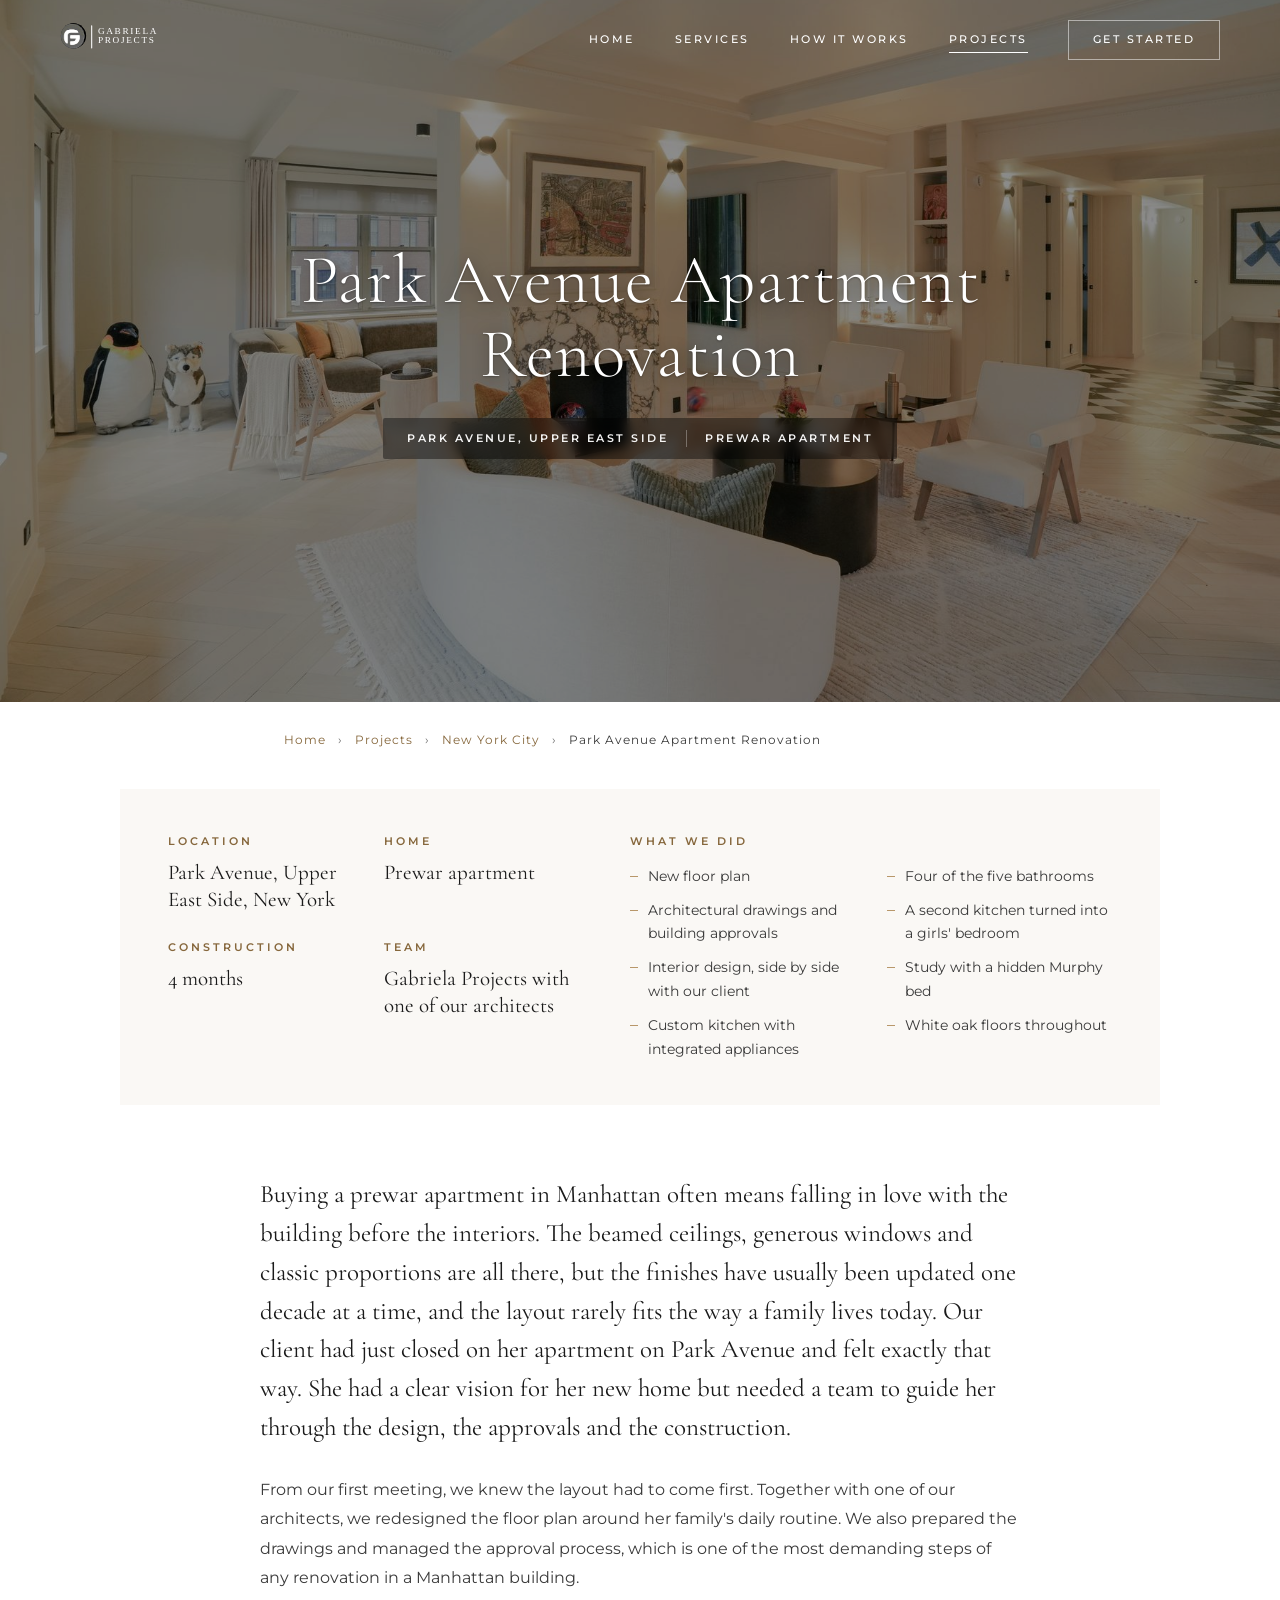
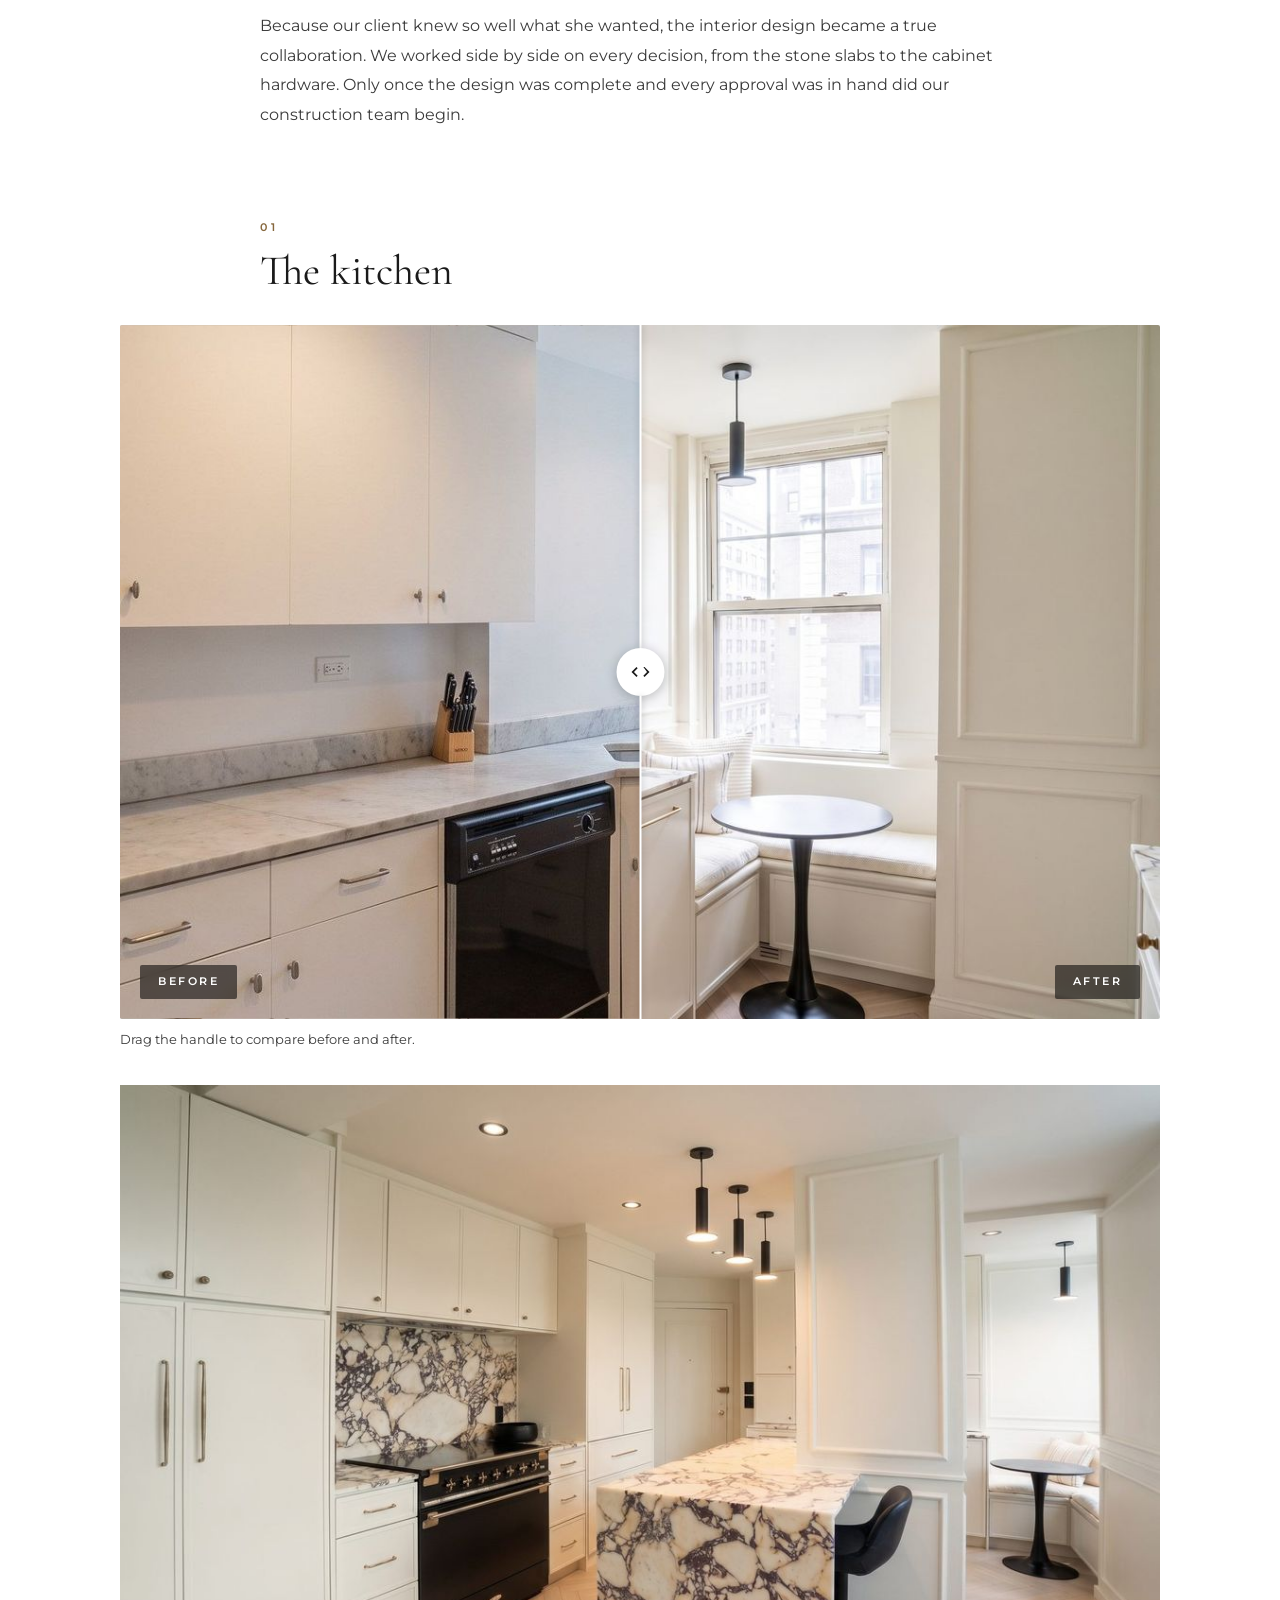
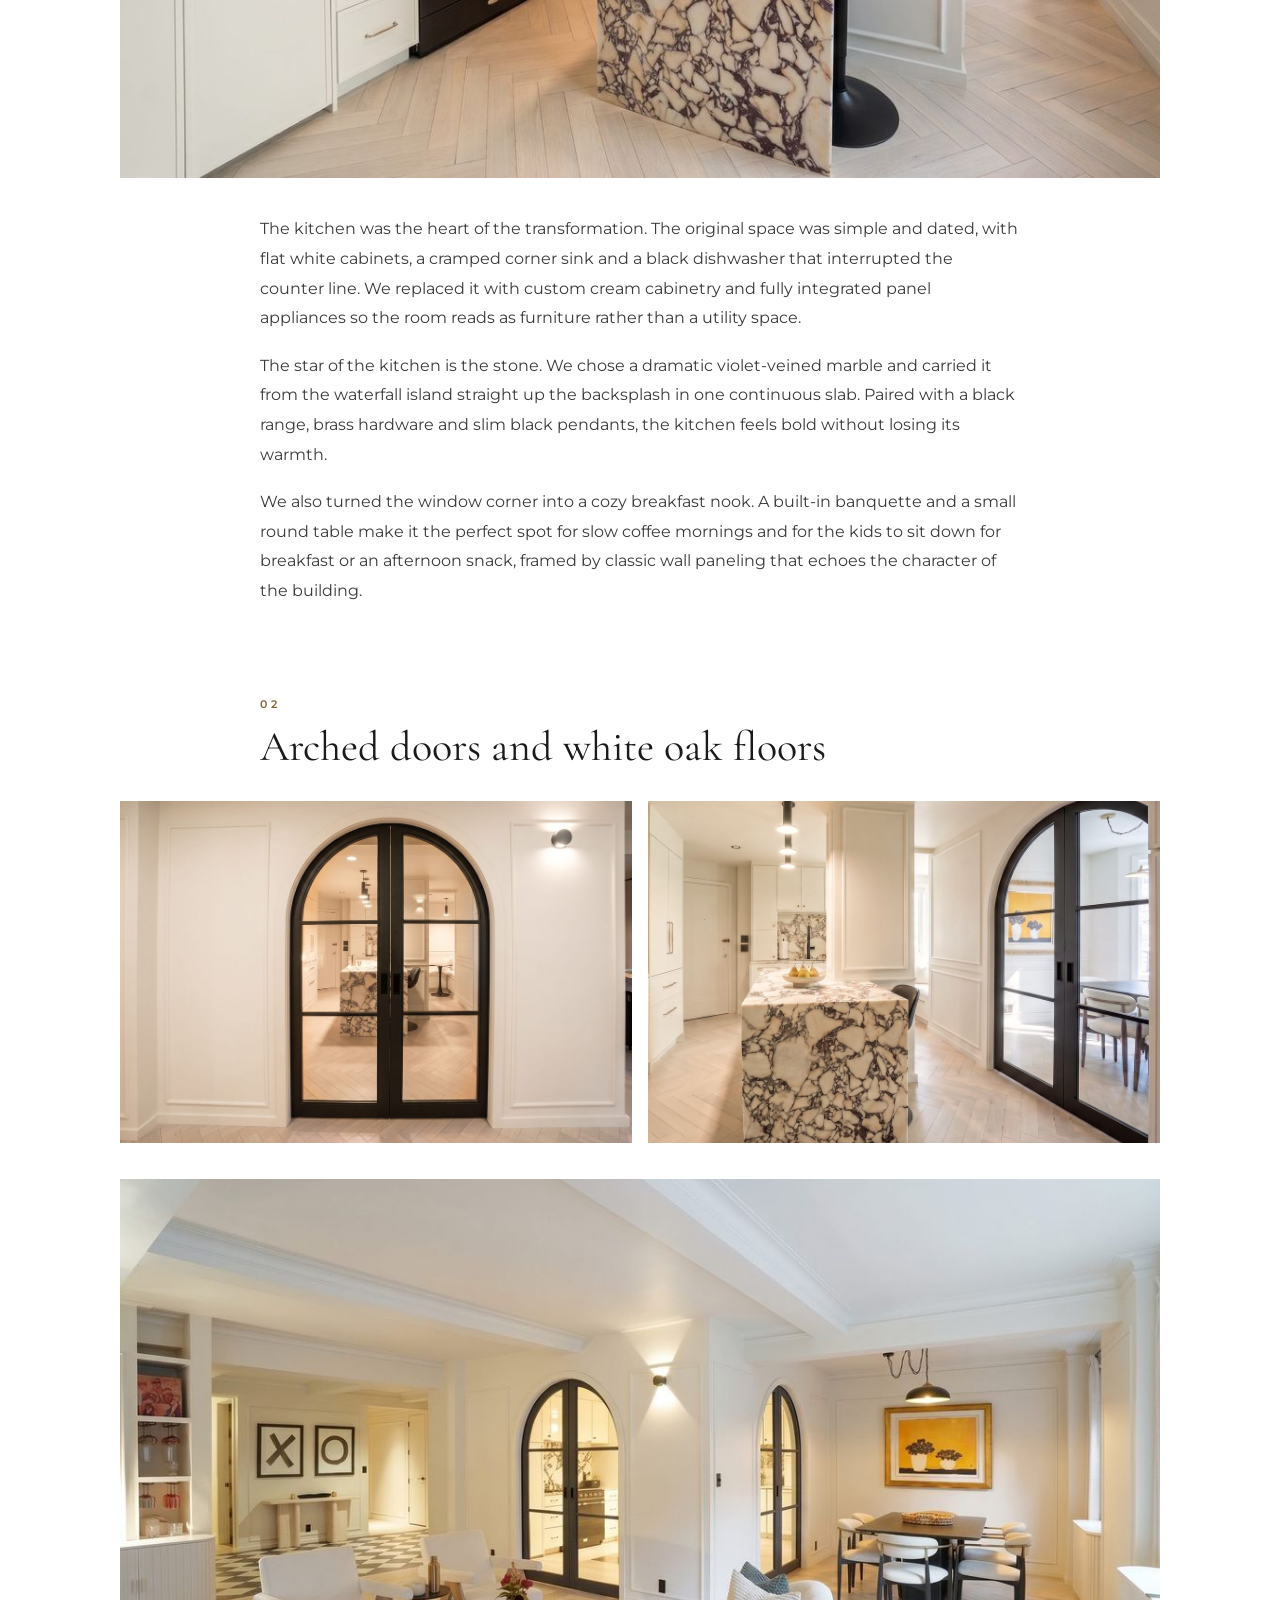
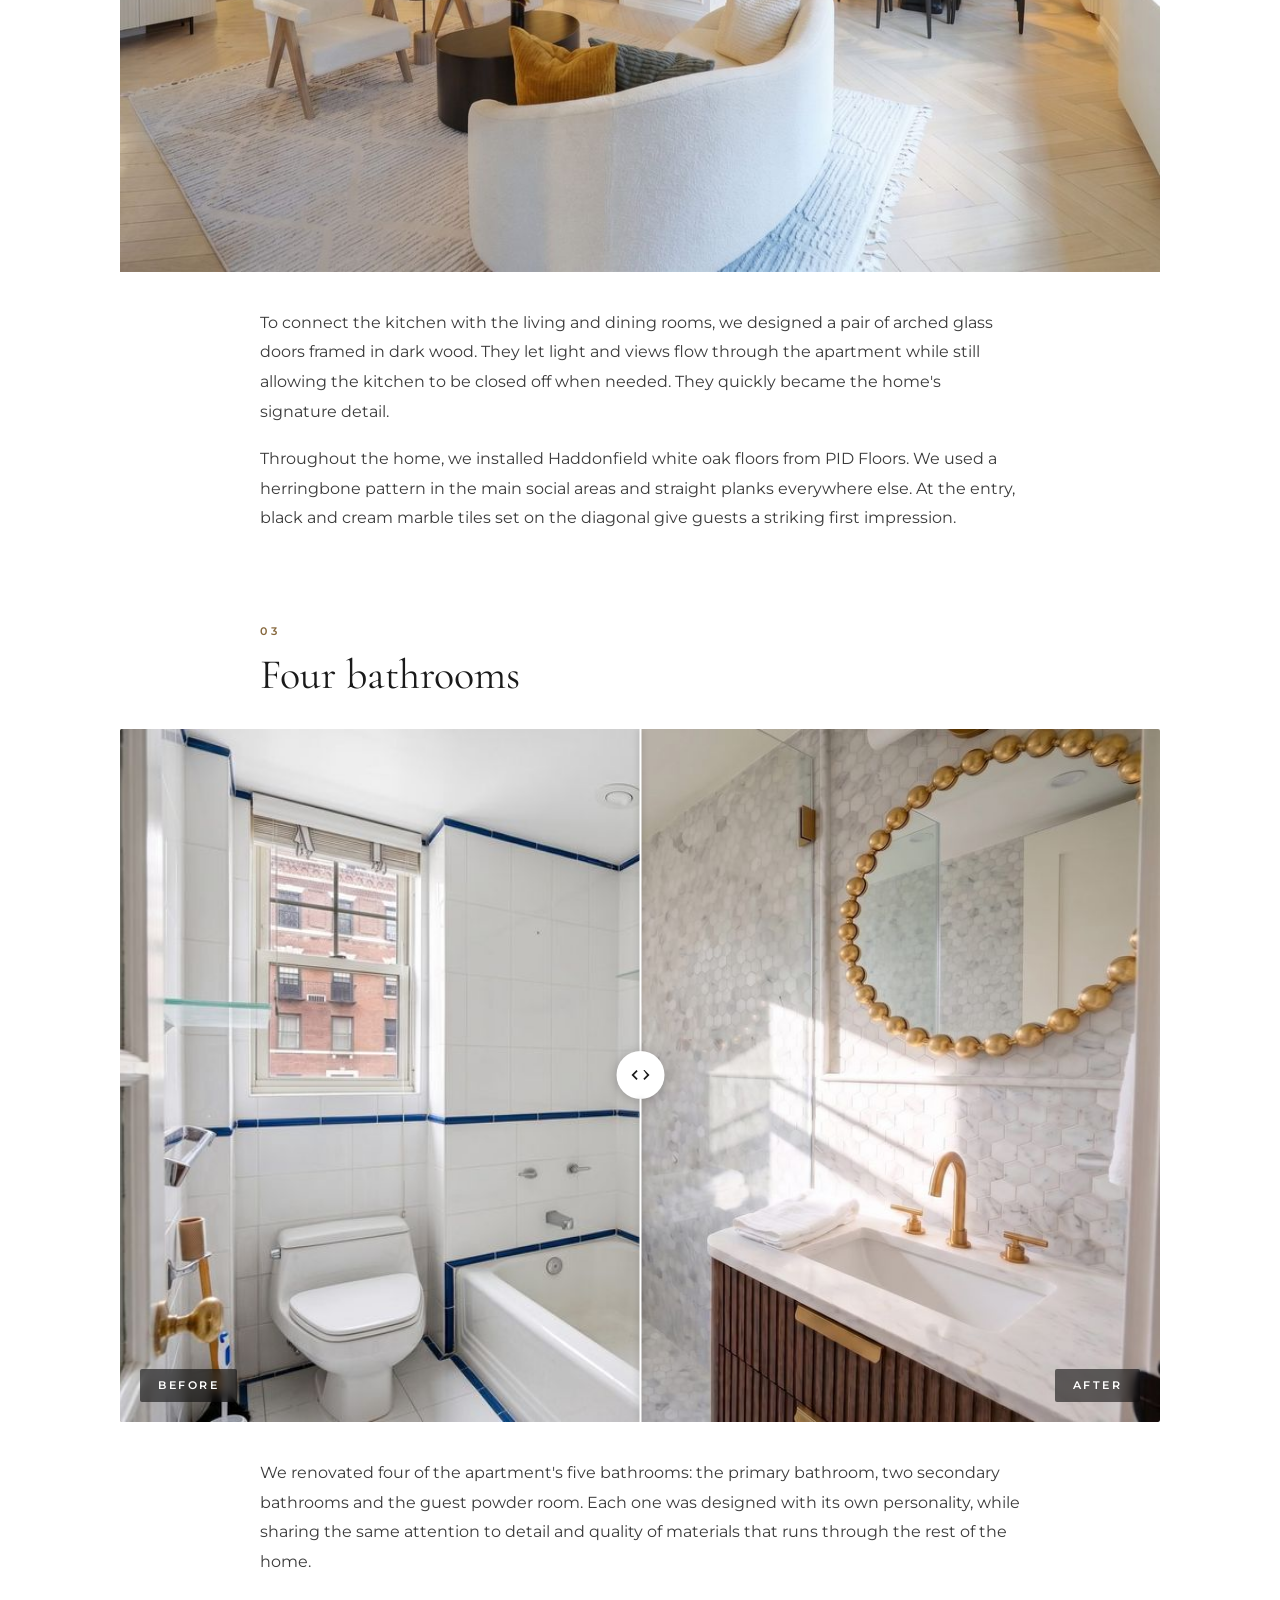
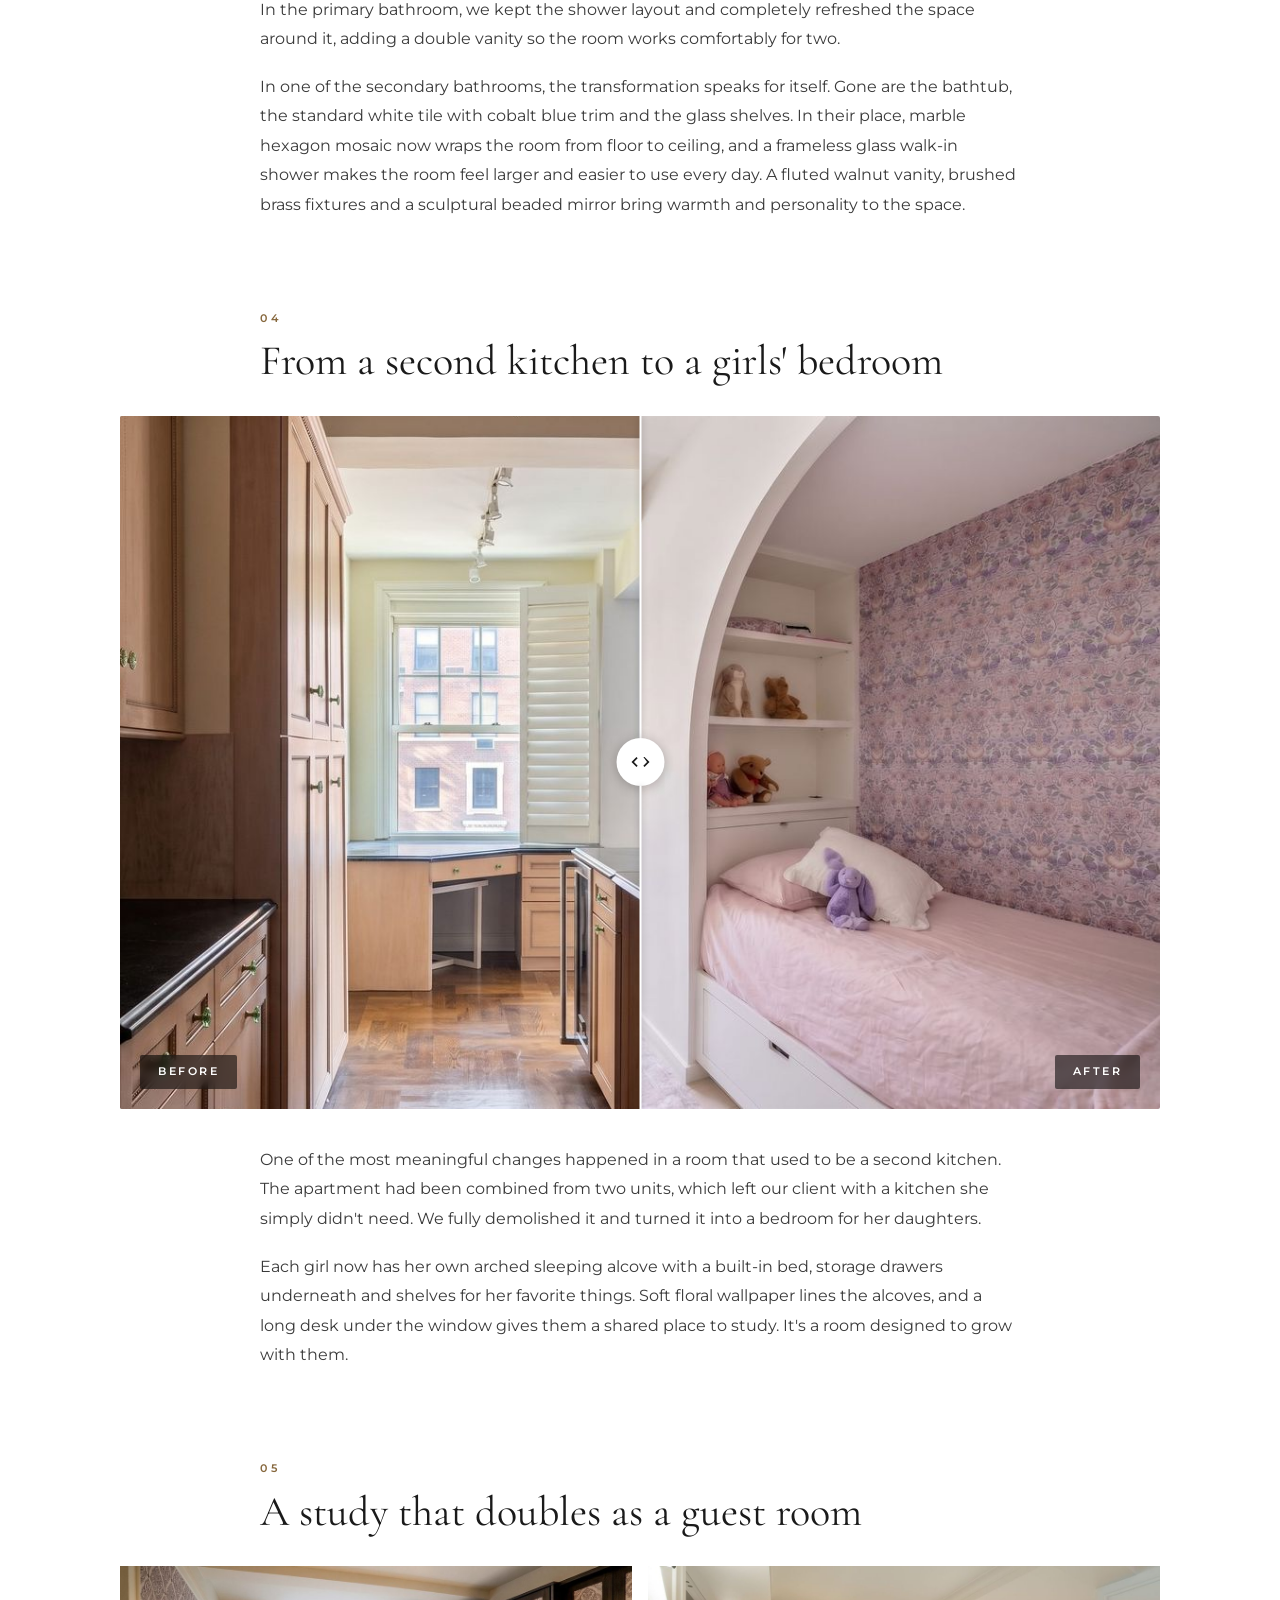
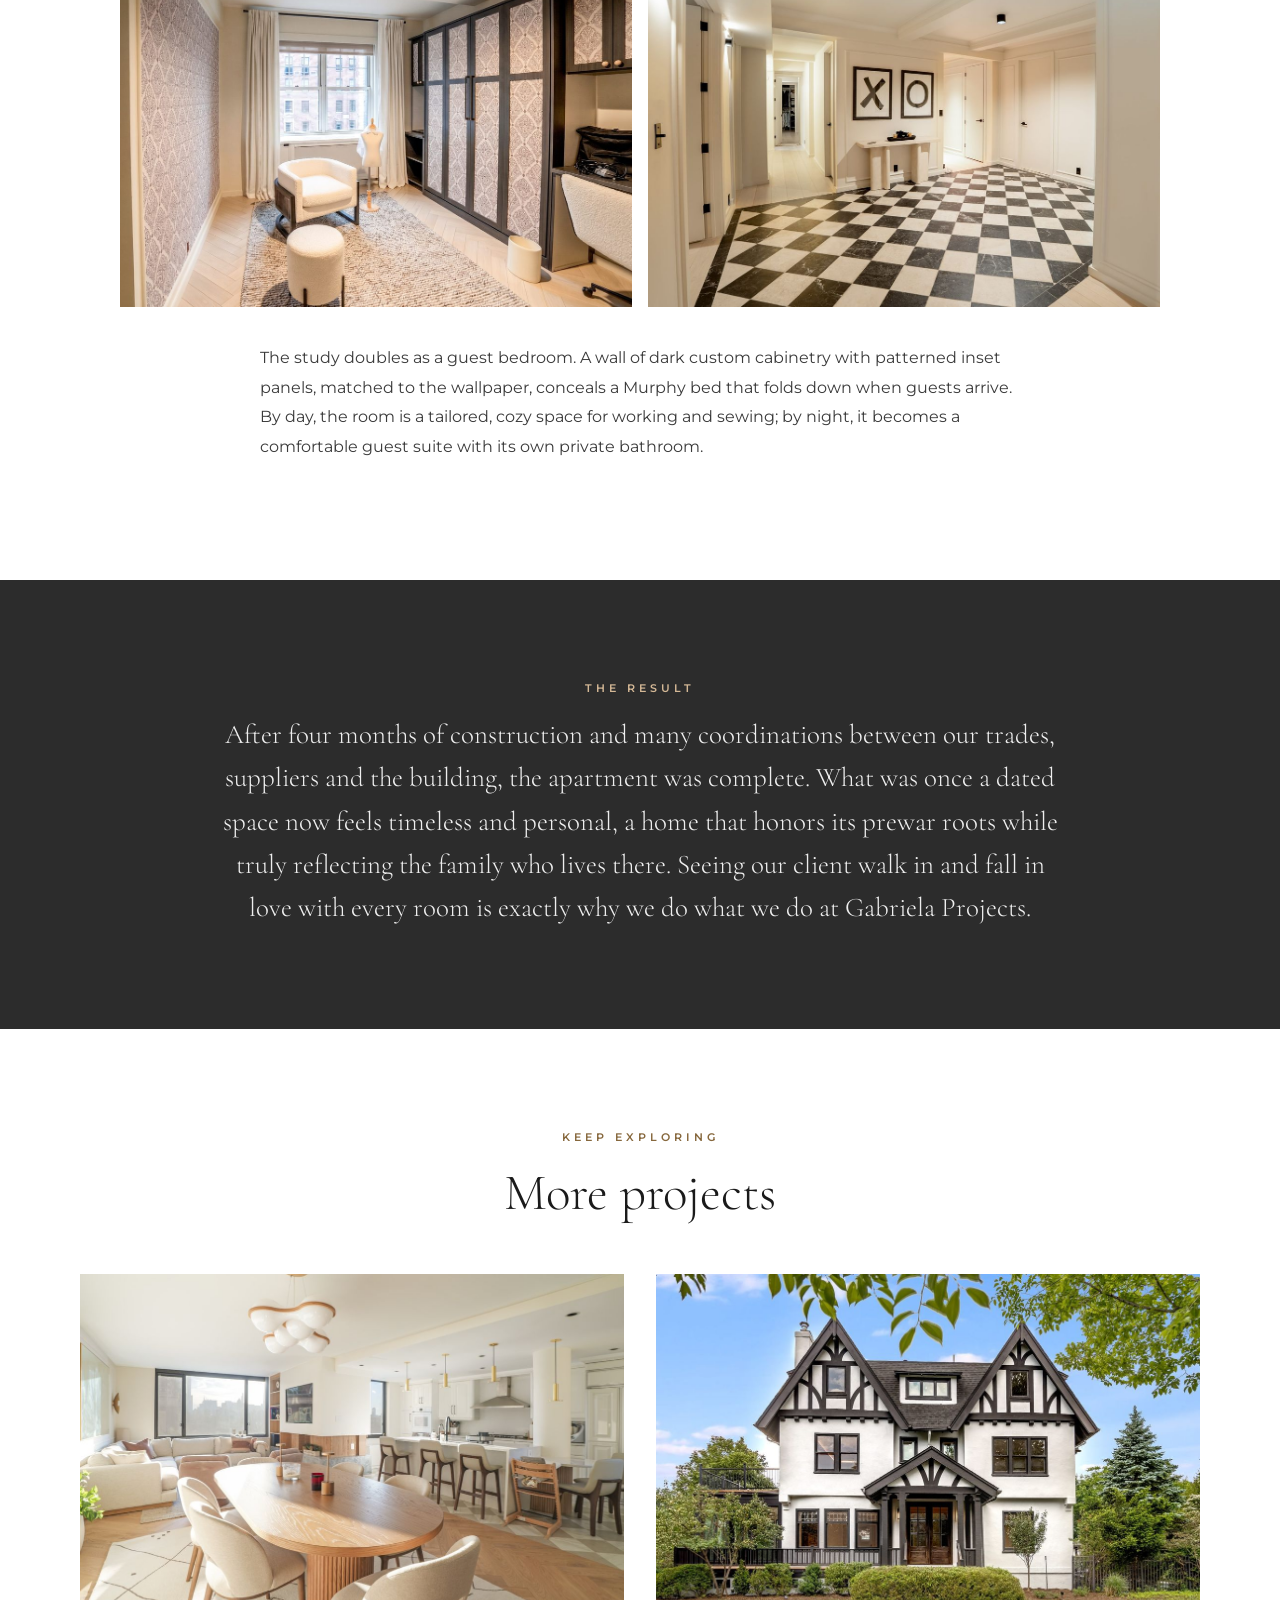
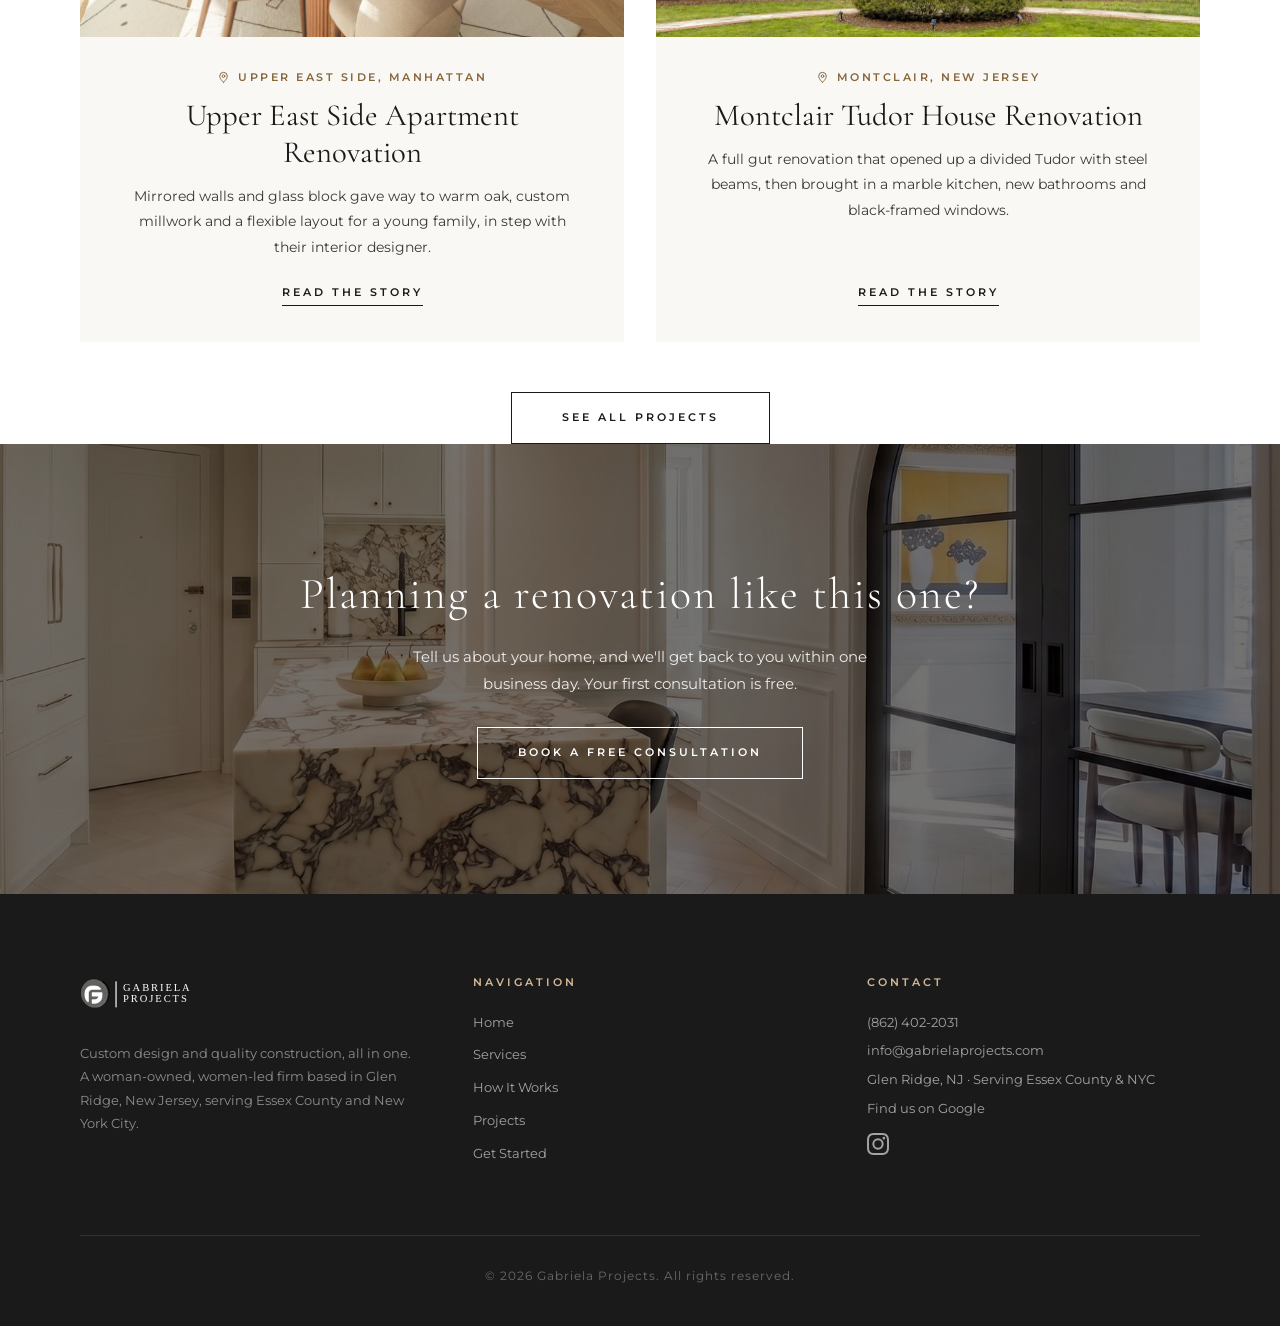
<file: projects/park-avenue.html>
<!DOCTYPE html>
<html lang="en">
<head>
  <!-- Google tag (gtag.js) -->
  <script async src="https://www.googletagmanager.com/gtag/js?id=G-ZSTQMN7L34"></script>
  <script>
    window.dataLayer = window.dataLayer || [];
    function gtag(){dataLayer.push(arguments);}
    gtag('js', new Date());

    gtag('config', 'G-ZSTQMN7L34');
  </script>

  <meta charset="UTF-8">
  <meta name="viewport" content="width=device-width, initial-scale=1.0">
  <title>Park Avenue Prewar Apartment Renovation, Upper East Side | Gabriela Projects</title>
  <meta name="description" content="How we redesigned a prewar Park Avenue apartment around a family's routine: a new layout, building approvals, a marble kitchen, four bathrooms and custom millwork.">
  <link rel="canonical" href="https://gabrielaprojects.com/projects/park-avenue">
  <!-- Open Graph -->
  <meta property="og:title" content="Park Avenue Prewar Apartment Renovation, Upper East Side | Gabriela Projects">
  <meta property="og:description" content="How we redesigned a prewar Park Avenue apartment around a family's routine: a new layout, building approvals, a marble kitchen, four bathrooms and custom millwork.">
  <meta property="og:image" content="https://gabrielaprojects.com/images/portfolio/park-avenue/after-01.jpg">
  <meta property="og:url" content="https://gabrielaprojects.com/projects/park-avenue">
  <meta property="og:type" content="website">
  <meta property="og:site_name" content="Gabriela Projects">
  <!-- Twitter Card -->
  <meta name="twitter:card" content="summary_large_image">
  <meta name="twitter:title" content="Park Avenue Prewar Apartment Renovation, Upper East Side | Gabriela Projects">
  <meta name="twitter:description" content="How we redesigned a prewar Park Avenue apartment around a family's routine: a new layout, building approvals, a marble kitchen, four bathrooms and custom millwork.">
  <meta name="twitter:image" content="https://gabrielaprojects.com/images/portfolio/park-avenue/after-01.jpg">
  <link rel="preconnect" href="https://fonts.googleapis.com">
  <link rel="preconnect" href="https://fonts.gstatic.com" crossorigin>
  <link href="https://fonts.googleapis.com/css2?family=Cormorant+Garamond:ital,wght@0,300;0,400;0,700;1,300;1,400&family=Montserrat:wght@300;400;500;600;700&display=swap" rel="stylesheet">
  <link rel="icon" type="image/svg+xml" href="/images/common/favicon.svg">
  <link rel="stylesheet" href="/css/style.css?v=22">
</head>
<body>

  <!-- Header -->
  <header class="site-header scrolled" id="header">
    <a href="/" class="logo">
      <img src="/images/common/logo.svg" alt="Gabriela Projects" class="logo-img">
      <span class="logo-text">GABRIELA PROJECTS</span>
    </a>
    <a href="tel:+18624022031" class="header-phone" aria-label="Call Gabriela Projects at (862) 402-2031">
      <svg xmlns="http://www.w3.org/2000/svg" viewBox="0 0 24 24" width="22" height="22" fill="none" stroke="currentColor" stroke-width="1.6" stroke-linecap="round" stroke-linejoin="round" aria-hidden="true"><path d="M22 16.9v3a2 2 0 0 1-2.2 2 19.8 19.8 0 0 1-8.6-3.1 19.5 19.5 0 0 1-6-6A19.8 19.8 0 0 1 2.1 4.2 2 2 0 0 1 4.1 2h3a2 2 0 0 1 2 1.7c.1.9.4 1.8.7 2.7a2 2 0 0 1-.5 2.1L8 9.8a16 16 0 0 0 6 6l1.3-1.3a2 2 0 0 1 2.1-.4c.9.3 1.8.6 2.7.7a2 2 0 0 1 1.7 2z"/></svg>
    </a>
    <button class="hamburger" id="hamburger" aria-label="Toggle menu">
      <span></span><span></span><span></span>
    </button>
    <nav class="main-nav" id="nav">
      <a href="/">Home</a>
      <a href="/services">Services</a>
      <a href="/how-it-works">How It Works</a>
      <a href="/projects" class="active">Projects</a>
      <a href="/get-started" class="nav-cta">Get Started</a>
    </nav>
  </header>

  <!-- Project hero -->
  <section class="page-hero story-hero">
    <img src="/images/portfolio/park-avenue/after-01.jpg" srcset="/images/portfolio/park-avenue/after-01-1100.jpg 1100w, /images/portfolio/park-avenue/after-01.jpg 1800w" sizes="100vw" width="1800" height="1200" alt="Living room of the renovated Park Avenue prewar apartment" loading="eager" fetchpriority="high">
    <div class="overlay"></div>
    <div class="story-hero-content">
      <h1>Park Avenue Apartment Renovation</h1>
      <ul class="story-hero-facts">
        <li>Park Avenue, Upper East Side</li>
        <li>Prewar apartment</li>
      </ul>
    </div>
  </section>

  <nav class="breadcrumbs" aria-label="Breadcrumb">
    <a href="/">Home</a> <span class="sep" aria-hidden="true">&rsaquo;</span> <a href="/projects">Projects</a> <span class="sep" aria-hidden="true">&rsaquo;</span> <a href="/projects#new-york-city">New York City</a> <span class="sep" aria-hidden="true">&rsaquo;</span> <span aria-current="page">Park Avenue Apartment Renovation</span>
  </nav>

  <!-- Project details -->
  <section class="story-details" aria-label="Project details">
    <div class="story-details-inner">
      <div>
        <dl class="story-facts">
          <div class="story-fact"><dt>Location</dt><dd>Park Avenue, Upper East Side, New York</dd></div>
          <div class="story-fact"><dt>Home</dt><dd>Prewar apartment</dd></div>
          <div class="story-fact"><dt>Construction</dt><dd>4 months</dd></div>
          <div class="story-fact"><dt>Team</dt><dd>Gabriela Projects with one of our architects</dd></div>
        </dl>
      </div>
      <div class="story-scope">
        <h2>What we did</h2>
        <ul>
            <li>New floor plan</li>
            <li>Architectural drawings and building approvals</li>
            <li>Interior design, side by side with our client</li>
            <li>Custom kitchen with integrated appliances</li>
            <li>Four of the five bathrooms</li>
            <li>A second kitchen turned into a girls' bedroom</li>
            <li>Study with a hidden Murphy bed</li>
            <li>White oak floors throughout</li>
        </ul>
      </div>
    </div>
  </section>

  <main class="story">
    <div class="story-intro">
      <p>Buying a prewar apartment in Manhattan often means falling in love with the building before the interiors. The beamed ceilings, generous windows and classic proportions are all there, but the finishes have usually been updated one decade at a time, and the layout rarely fits the way a family lives today. Our client had just closed on her apartment on Park Avenue and felt exactly that way. She had a clear vision for her new home but needed a team to guide her through the design, the approvals and the construction.</p>
      <p>From our first meeting, we knew the layout had to come first. Together with one of our architects, we redesigned the floor plan around her family's daily routine. We also prepared the drawings and managed the approval process, which is one of the most demanding steps of any renovation in a Manhattan building.</p>
      <p>Because our client knew so well what she wanted, the interior design became a true collaboration. We worked side by side on every decision, from the stone slabs to the cabinet hardware. Only once the design was complete and every approval was in hand did our construction team begin.</p>
    </div>

  <section class="story-chapter reveal" aria-labelledby="ch1">
    <div class="chapter-head">
      <span class="chapter-num">01</span>
      <h2 id="ch1">The kitchen</h2>
    </div>
    <div class="chapter-media">
      <figure>
        <div class="ba-slider" data-position="50">
          <img class="ba-img-after" src="/images/portfolio/park-avenue/after-03.jpg" srcset="/images/portfolio/park-avenue/after-03-1100.jpg 1100w, /images/portfolio/park-avenue/after-03.jpg 1800w" sizes="(max-width: 768px) 92vw, 1040px" width="1800" height="1199" alt="Park Avenue apartment kitchen and breakfast nook after" loading="lazy">
          <img class="ba-img-before" src="/images/portfolio/park-avenue/before-03.jpg" srcset="/images/portfolio/park-avenue/before-03-1100.jpg 1100w, /images/portfolio/park-avenue/before-03.jpg 1365w" sizes="(max-width: 768px) 92vw, 1040px" width="1365" height="1106" alt="Park Avenue apartment kitchen before" loading="lazy">
          <span class="ba-label ba-label-before">Before</span>
          <span class="ba-label ba-label-after">After</span>
          <div class="ba-handle">
            <div class="ba-handle-line ba-handle-line-top"></div>
            <div class="ba-handle-circle">
              <svg viewBox="0 0 24 24" xmlns="http://www.w3.org/2000/svg"><path d="M8.59 16.59L4.17 12l4.42-4.59L7.17 6l-6 6 6 6zm6.83-10.59L19.83 12l-4.41 4.59L16.83 18l6-6-6-6z"/></svg>
            </div>
            <div class="ba-handle-line ba-handle-line-bottom"></div>
          </div>
        </div>
        <figcaption>Drag the handle to compare before and after.</figcaption>
      </figure>
    </div>
    <div class="chapter-media">
      <figure>
        <img src="/images/portfolio/park-avenue/gallery-01.jpg" srcset="/images/portfolio/park-avenue/gallery-01-1100.jpg 1100w, /images/portfolio/park-avenue/gallery-01.jpg 1800w" sizes="(max-width: 768px) 92vw, 1040px" width="1800" height="1199" alt="Kitchen with a violet-veined marble waterfall island, marble backsplash and black range" loading="lazy">
      </figure>
    </div>
    <div class="chapter-text">
      <p>The kitchen was the heart of the transformation. The original space was simple and dated, with flat white cabinets, a cramped corner sink and a black dishwasher that interrupted the counter line. We replaced it with custom cream cabinetry and fully integrated panel appliances so the room reads as furniture rather than a utility space.</p>
      <p>The star of the kitchen is the stone. We chose a dramatic violet-veined marble and carried it from the waterfall island straight up the backsplash in one continuous slab. Paired with a black range, brass hardware and slim black pendants, the kitchen feels bold without losing its warmth.</p>
      <p>We also turned the window corner into a cozy breakfast nook. A built-in banquette and a small round table make it the perfect spot for slow coffee mornings and for the kids to sit down for breakfast or an afternoon snack, framed by classic wall paneling that echoes the character of the building.</p>
    </div>
  </section>
  <section class="story-chapter reveal" aria-labelledby="ch2">
    <div class="chapter-head">
      <span class="chapter-num">02</span>
      <h2 id="ch2">Arched doors and white oak floors</h2>
    </div>
    <div class="chapter-media pair">
      <figure>
        <img src="/images/portfolio/park-avenue/gallery-03.jpg" srcset="/images/portfolio/park-avenue/gallery-03-1100.jpg 1100w, /images/portfolio/park-avenue/gallery-03.jpg 1800w" sizes="(max-width: 768px) 92vw, 512px" width="1800" height="1199" alt="Pair of arched glass doors framed in dark wood" loading="lazy">
      </figure>
      <figure>
        <img src="/images/portfolio/park-avenue/gallery-02.jpg" srcset="/images/portfolio/park-avenue/gallery-02-1100.jpg 1100w, /images/portfolio/park-avenue/gallery-02.jpg 1800w" sizes="(max-width: 768px) 92vw, 512px" width="1800" height="1385" alt="Marble kitchen island beside the arched glass doors" loading="lazy">
      </figure>
    </div>
    <div class="chapter-media">
      <figure>
        <img src="/images/portfolio/park-avenue/after-02.jpg" srcset="/images/portfolio/park-avenue/after-02-1100.jpg 1100w, /images/portfolio/park-avenue/after-02.jpg 1800w" sizes="(max-width: 768px) 92vw, 1040px" width="1800" height="1199" alt="Living and dining rooms with herringbone white oak floors and the arched doors to the kitchen" loading="lazy">
      </figure>
    </div>
    <div class="chapter-text">
      <p>To connect the kitchen with the living and dining rooms, we designed a pair of arched glass doors framed in dark wood. They let light and views flow through the apartment while still allowing the kitchen to be closed off when needed. They quickly became the home's signature detail.</p>
      <p>Throughout the home, we installed Haddonfield white oak floors from PID Floors. We used a herringbone pattern in the main social areas and straight planks everywhere else. At the entry, black and cream marble tiles set on the diagonal give guests a striking first impression.</p>
    </div>
  </section>
  <section class="story-chapter reveal" aria-labelledby="ch3">
    <div class="chapter-head">
      <span class="chapter-num">03</span>
      <h2 id="ch3">Four bathrooms</h2>
    </div>
    <div class="chapter-media">
      <figure>
        <div class="ba-slider" data-position="50">
          <img class="ba-img-after" src="/images/portfolio/park-avenue/after-06.jpg" srcset="/images/portfolio/park-avenue/after-06-1100.jpg 1100w, /images/portfolio/park-avenue/after-06.jpg 1800w" sizes="(max-width: 768px) 92vw, 1040px" width="1800" height="1199" alt="Secondary bathroom with marble hexagon mosaic and a walk-in shower after" loading="lazy">
          <img class="ba-img-before" src="/images/portfolio/park-avenue/before-06.jpg" srcset="/images/portfolio/park-avenue/before-06-1100.jpg 1100w, /images/portfolio/park-avenue/before-06.jpg 1800w" sizes="(max-width: 768px) 92vw, 1040px" width="1800" height="1005" alt="Secondary bathroom with white and cobalt blue tile before" loading="lazy">
          <span class="ba-label ba-label-before">Before</span>
          <span class="ba-label ba-label-after">After</span>
          <div class="ba-handle">
            <div class="ba-handle-line ba-handle-line-top"></div>
            <div class="ba-handle-circle">
              <svg viewBox="0 0 24 24" xmlns="http://www.w3.org/2000/svg"><path d="M8.59 16.59L4.17 12l4.42-4.59L7.17 6l-6 6 6 6zm6.83-10.59L19.83 12l-4.41 4.59L16.83 18l6-6-6-6z"/></svg>
            </div>
            <div class="ba-handle-line ba-handle-line-bottom"></div>
          </div>
        </div>
      </figure>
    </div>
    <div class="chapter-text">
      <p>We renovated four of the apartment's five bathrooms: the primary bathroom, two secondary bathrooms and the guest powder room. Each one was designed with its own personality, while sharing the same attention to detail and quality of materials that runs through the rest of the home.</p>
      <p>In the primary bathroom, we kept the shower layout and completely refreshed the space around it, adding a double vanity so the room works comfortably for two.</p>
      <p>In one of the secondary bathrooms, the transformation speaks for itself. Gone are the bathtub, the standard white tile with cobalt blue trim and the glass shelves. In their place, marble hexagon mosaic now wraps the room from floor to ceiling, and a frameless glass walk-in shower makes the room feel larger and easier to use every day. A fluted walnut vanity, brushed brass fixtures and a sculptural beaded mirror bring warmth and personality to the space.</p>
    </div>
  </section>
  <section class="story-chapter reveal" aria-labelledby="ch4">
    <div class="chapter-head">
      <span class="chapter-num">04</span>
      <h2 id="ch4">From a second kitchen to a girls' bedroom</h2>
    </div>
    <div class="chapter-media">
      <figure>
        <div class="ba-slider" data-position="50">
          <img class="ba-img-after" src="/images/portfolio/park-avenue/after-07.jpg" srcset="/images/portfolio/park-avenue/after-07-1100.jpg 1100w, /images/portfolio/park-avenue/after-07.jpg 1800w" sizes="(max-width: 768px) 92vw, 1040px" width="1800" height="1199" alt="Girls' bedroom with arched sleeping alcoves after" loading="lazy">
          <img class="ba-img-before" src="/images/portfolio/park-avenue/before-07.jpg" srcset="/images/portfolio/park-avenue/before-07-1100.jpg 1100w, /images/portfolio/park-avenue/before-07.jpg 1800w" sizes="(max-width: 768px) 92vw, 1040px" width="1800" height="1324" alt="Former second kitchen before" loading="lazy">
          <span class="ba-label ba-label-before">Before</span>
          <span class="ba-label ba-label-after">After</span>
          <div class="ba-handle">
            <div class="ba-handle-line ba-handle-line-top"></div>
            <div class="ba-handle-circle">
              <svg viewBox="0 0 24 24" xmlns="http://www.w3.org/2000/svg"><path d="M8.59 16.59L4.17 12l4.42-4.59L7.17 6l-6 6 6 6zm6.83-10.59L19.83 12l-4.41 4.59L16.83 18l6-6-6-6z"/></svg>
            </div>
            <div class="ba-handle-line ba-handle-line-bottom"></div>
          </div>
        </div>
      </figure>
    </div>
    <div class="chapter-text">
      <p>One of the most meaningful changes happened in a room that used to be a second kitchen. The apartment had been combined from two units, which left our client with a kitchen she simply didn't need. We fully demolished it and turned it into a bedroom for her daughters.</p>
      <p>Each girl now has her own arched sleeping alcove with a built-in bed, storage drawers underneath and shelves for her favorite things. Soft floral wallpaper lines the alcoves, and a long desk under the window gives them a shared place to study. It's a room designed to grow with them.</p>
    </div>
  </section>
  <section class="story-chapter reveal" aria-labelledby="ch5">
    <div class="chapter-head">
      <span class="chapter-num">05</span>
      <h2 id="ch5">A study that doubles as a guest room</h2>
    </div>
    <div class="chapter-media pair">
      <figure>
        <img src="/images/portfolio/park-avenue/after-05.jpg" srcset="/images/portfolio/park-avenue/after-05-1100.jpg 1100w, /images/portfolio/park-avenue/after-05.jpg 1800w" sizes="(max-width: 768px) 92vw, 512px" width="1800" height="1199" alt="Study with dark custom cabinetry that conceals a Murphy bed" loading="lazy">
      </figure>
      <figure>
        <img src="/images/portfolio/park-avenue/after-04.jpg" srcset="/images/portfolio/park-avenue/after-04-1100.jpg 1100w, /images/portfolio/park-avenue/after-04.jpg 1800w" sizes="(max-width: 768px) 92vw, 512px" width="1800" height="1200" alt="Foyer with black and cream marble tiles set on the diagonal" loading="lazy">
      </figure>
    </div>
    <div class="chapter-text">
      <p>The study doubles as a guest bedroom. A wall of dark custom cabinetry with patterned inset panels, matched to the wallpaper, conceals a Murphy bed that folds down when guests arrive. By day, the room is a tailored, cozy space for working and sewing; by night, it becomes a comfortable guest suite with its own private bathroom.</p>
    </div>
  </section>
  </main>

  <!-- Closing -->
  <section class="story-result">
    <div class="reveal">
      <p class="section-label">The result</p>
      <p>After four months of construction and many coordinations between our trades, suppliers and the building, the apartment was complete. What was once a dated space now feels timeless and personal, a home that honors its prewar roots while truly reflecting the family who lives there. Seeing our client walk in and fall in love with every room is exactly why we do what we do at Gabriela Projects.</p>
    </div>
  </section>

  <!-- More projects -->
  <section class="region">
    <div class="region-header reveal">
      <p class="section-label">Keep exploring</p>
      <h2 class="section-heading">More projects</h2>
    </div>
    <div class="project-cards">
    <article class="project-card reveal">
      <div class="card-carousel">
        <div class="card-track">
          <a class="card-slide" href="/projects/upper-east-side" tabindex="-1"><img src="/images/portfolio/upper-east-side/after-01.jpg" srcset="/images/portfolio/upper-east-side/after-01-1100.jpg 1100w, /images/portfolio/upper-east-side/after-01.jpg 1800w" sizes="(max-width: 768px) 92vw, 620px" width="1800" height="1200" alt="Upper East Side dining area and open kitchen" loading="lazy"></a>
        </div>
      </div>
      <div class="card-body">
        <span class="card-location"><svg viewBox="0 0 24 24" fill="none" stroke="currentColor" stroke-width="1.8" stroke-linecap="round" stroke-linejoin="round" aria-hidden="true"><path d="M12 21s-7-6.2-7-11.5A7 7 0 0 1 19 9.5C19 14.8 12 21 12 21z"/><circle cx="12" cy="9.5" r="2.5"/></svg>Upper East Side, Manhattan</span>
        <h3><a href="/projects/upper-east-side">Upper East Side Apartment Renovation</a></h3>
        <p>Mirrored walls and glass block gave way to warm oak, custom millwork and a flexible layout for a young family, in step with their interior designer.</p>
        <span class="card-more" aria-hidden="true">Read the story</span>
      </div>
    </article>
    <article class="project-card reveal">
      <div class="card-carousel">
        <div class="card-track">
          <a class="card-slide" href="/projects/montclair-tudor" tabindex="-1"><img src="/images/portfolio/montclair-house/after-05.jpg" srcset="/images/portfolio/montclair-house/after-05-1100.jpg 1100w, /images/portfolio/montclair-house/after-05.jpg 1800w" sizes="(max-width: 768px) 92vw, 620px" width="1800" height="1200" alt="Front of the renovated Montclair Tudor" loading="lazy"></a>
        </div>
      </div>
      <div class="card-body">
        <span class="card-location"><svg viewBox="0 0 24 24" fill="none" stroke="currentColor" stroke-width="1.8" stroke-linecap="round" stroke-linejoin="round" aria-hidden="true"><path d="M12 21s-7-6.2-7-11.5A7 7 0 0 1 19 9.5C19 14.8 12 21 12 21z"/><circle cx="12" cy="9.5" r="2.5"/></svg>Montclair, New Jersey</span>
        <h3><a href="/projects/montclair-tudor">Montclair Tudor House Renovation</a></h3>
        <p>A full gut renovation that opened up a divided Tudor with steel beams, then brought in a marble kitchen, new bathrooms and black-framed windows.</p>
        <span class="card-more" aria-hidden="true">Read the story</span>
      </div>
    </article>
    </div>
    <div class="region-footer">
      <a href="/projects" class="btn-back">See all projects</a>
    </div>
  </section>

  <!-- CTA -->
  <section class="cta-section">
    <img src="/images/portfolio/park-avenue/gallery-02.jpg" srcset="/images/portfolio/park-avenue/gallery-02-1100.jpg 1100w, /images/portfolio/park-avenue/gallery-02.jpg 1800w" sizes="100vw" width="1800" height="1385" alt="Marble kitchen island and arched glass doors" loading="lazy">
    <div class="overlay"></div>
    <div class="cta-content reveal">
      <h2>Planning a renovation like this one?</h2>
      <p>Tell us about your home, and we'll get back to you within one business day. Your first consultation is free.</p>
      <a href="/get-started" class="btn-outline">Book a free consultation</a>
    </div>
  </section>

  <!-- Footer -->
  <footer class="site-footer">
    <div class="footer-top">
      <div class="footer-brand">
        <img src="/images/common/logo-white.svg" alt="Gabriela Projects" class="footer-logo">
        <p>Custom design and quality construction, all in one. A woman-owned, women-led firm based in Glen Ridge, New Jersey, serving Essex County and New York City.</p>
      </div>
      <div class="footer-links">
        <h4>Navigation</h4>
        <a href="/">Home</a>
        <a href="/services">Services</a>
        <a href="/how-it-works">How It Works</a>
        <a href="/projects">Projects</a>
        <a href="/get-started">Get Started</a>
      </div>
      <div class="footer-contact">
        <h4>Contact</h4>
        <p><a href="tel:+18624022031">(862) 402-2031</a></p>
        <p><a href="mailto:info@gabrielaprojects.com">info@gabrielaprojects.com</a></p>
        <p>Glen Ridge, NJ &middot; Serving Essex County &amp; NYC</p>
        <p><a href="https://www.google.com/maps/search/?api=1&amp;query=Gabriela%20Projects&amp;query_place_id=ChIJV9o5SZi7KCYRHaxZRhk0vlA" target="_blank" rel="noopener">Find us on Google</a></p>
        <div class="social-links">
          <a href="https://www.instagram.com/gabrielaprojects/" target="_blank" rel="noopener" class="social-icon" aria-label="Follow us on Instagram">
            <svg xmlns="http://www.w3.org/2000/svg" viewBox="0 0 24 24" fill="currentColor" width="22" height="22">
              <path d="M12 2.163c3.204 0 3.584.012 4.85.07 3.252.148 4.771 1.691 4.919 4.919.058 1.265.069 1.645.069 4.849 0 3.205-.012 3.584-.069 4.849-.149 3.225-1.664 4.771-4.919 4.919-1.266.058-1.644.07-4.85.07-3.204 0-3.584-.012-4.849-.07-3.26-.149-4.771-1.699-4.919-4.92-.058-1.265-.07-1.644-.07-4.849 0-3.204.013-3.583.07-4.849.149-3.227 1.664-4.771 4.919-4.919 1.266-.057 1.645-.069 4.849-.069zM12 0C8.741 0 8.333.014 7.053.072 2.695.272.273 2.69.073 7.052.014 8.333 0 8.741 0 12c0 3.259.014 3.668.072 4.948.2 4.358 2.618 6.78 6.98 6.98C8.333 23.986 8.741 24 12 24c3.259 0 3.668-.014 4.948-.072 4.354-.2 6.782-2.618 6.979-6.98.059-1.28.073-1.689.073-4.948 0-3.259-.014-3.667-.072-4.947-.196-4.354-2.617-6.78-6.979-6.98C15.668.014 15.259 0 12 0zm0 5.838a6.162 6.162 0 100 12.324 6.162 6.162 0 000-12.324zM12 16a4 4 0 110-8 4 4 0 010 8zm6.406-11.845a1.44 1.44 0 100 2.881 1.44 1.44 0 000-2.881z"/>
            </svg>
          </a>
        </div>
      </div>
    </div>
    <div class="footer-bottom">
      &copy; 2026 Gabriela Projects. All rights reserved.
    </div>
  </footer>

  <script src="/js/main.js?v=14"></script>
  <!-- STRUCTURED DATA: generated by tools/make-structured-data.py, edit that script instead -->
  <script type="application/ld+json">
{
  "@context": "https://schema.org",
  "@graph": [
    {
      "@type": "HomeAndConstructionBusiness",
      "@id": "https://gabrielaprojects.com/#business",
      "name": "Gabriela Projects",
      "description": "Woman-owned design-build firm based in Glen Ridge, New Jersey, serving Essex County and New York City, specializing in full renovations, custom millwork and construction.",
      "url": "https://gabrielaprojects.com/",
      "telephone": "+1-862-402-2031",
      "email": "info@gabrielaprojects.com",
      "logo": "https://gabrielaprojects.com/images/common/logo.svg",
      "image": "https://gabrielaprojects.com/images/common/og-home.jpg",
      "priceRange": "$$$$",
      "address": {
        "@type": "PostalAddress",
        "addressLocality": "Glen Ridge",
        "addressRegion": "NJ",
        "postalCode": "07028",
        "addressCountry": "US"
      },
      "hasMap": "https://www.google.com/maps/search/?api=1&query=Gabriela%20Projects&query_place_id=ChIJV9o5SZi7KCYRHaxZRhk0vlA",
      "sameAs": [
        "https://www.instagram.com/gabrielaprojects/",
        "https://www.google.com/maps/search/?api=1&query=Gabriela%20Projects&query_place_id=ChIJV9o5SZi7KCYRHaxZRhk0vlA"
      ],
      "openingHoursSpecification": [
        {
          "@type": "OpeningHoursSpecification",
          "dayOfWeek": [
            "Monday",
            "Tuesday",
            "Wednesday",
            "Thursday",
            "Friday"
          ],
          "opens": "09:00",
          "closes": "17:00"
        }
      ],
      "founder": {
        "@type": "Person",
        "name": "Gabriela Flores"
      },
      "areaServed": [
        {
          "@type": "City",
          "name": "Glen Ridge, NJ"
        },
        {
          "@type": "City",
          "name": "Montclair, NJ"
        },
        {
          "@type": "City",
          "name": "Bloomfield, NJ"
        },
        {
          "@type": "City",
          "name": "West Orange, NJ"
        },
        {
          "@type": "City",
          "name": "Nutley, NJ"
        },
        {
          "@type": "City",
          "name": "Verona, NJ"
        },
        {
          "@type": "City",
          "name": "Cedar Grove, NJ"
        },
        {
          "@type": "City",
          "name": "Caldwell, NJ"
        },
        {
          "@type": "City",
          "name": "Maplewood, NJ"
        },
        {
          "@type": "City",
          "name": "South Orange, NJ"
        },
        {
          "@type": "City",
          "name": "Livingston, NJ"
        },
        {
          "@type": "City",
          "name": "Belleville, NJ"
        },
        {
          "@type": "AdministrativeArea",
          "name": "Essex County, New Jersey"
        },
        {
          "@type": "City",
          "name": "New York, NY"
        }
      ],
      "knowsAbout": [
        "Custom Millwork",
        "Renovations",
        "Interior Design",
        "Construction",
        "Kitchen Remodeling",
        "Bathroom Remodeling",
        "Co-op Renovations",
        "Historic Home Renovation"
      ]
    },
    {
      "@type": "WebPage",
      "@id": "https://gabrielaprojects.com/projects/park-avenue#webpage",
      "url": "https://gabrielaprojects.com/projects/park-avenue",
      "name": "Park Avenue Prewar Apartment Renovation, Upper East Side | Gabriela Projects",
      "isPartOf": {
        "@id": "https://gabrielaprojects.com/#website"
      },
      "about": {
        "@id": "https://gabrielaprojects.com/#business"
      },
      "breadcrumb": {
        "@id": "https://gabrielaprojects.com/projects/park-avenue#breadcrumb"
      }
    },
    {
      "@type": "BreadcrumbList",
      "@id": "https://gabrielaprojects.com/projects/park-avenue#breadcrumb",
      "itemListElement": [
        {
          "@type": "ListItem",
          "position": 1,
          "name": "Home",
          "item": "https://gabrielaprojects.com/"
        },
        {
          "@type": "ListItem",
          "position": 2,
          "name": "Projects",
          "item": "https://gabrielaprojects.com/projects"
        },
        {
          "@type": "ListItem",
          "position": 3,
          "name": "Park Avenue Apartment Renovation",
          "item": "https://gabrielaprojects.com/projects/park-avenue"
        }
      ]
    }
  ]
}
  </script>
  <!-- /STRUCTURED DATA -->
</body>
</html>
</file>
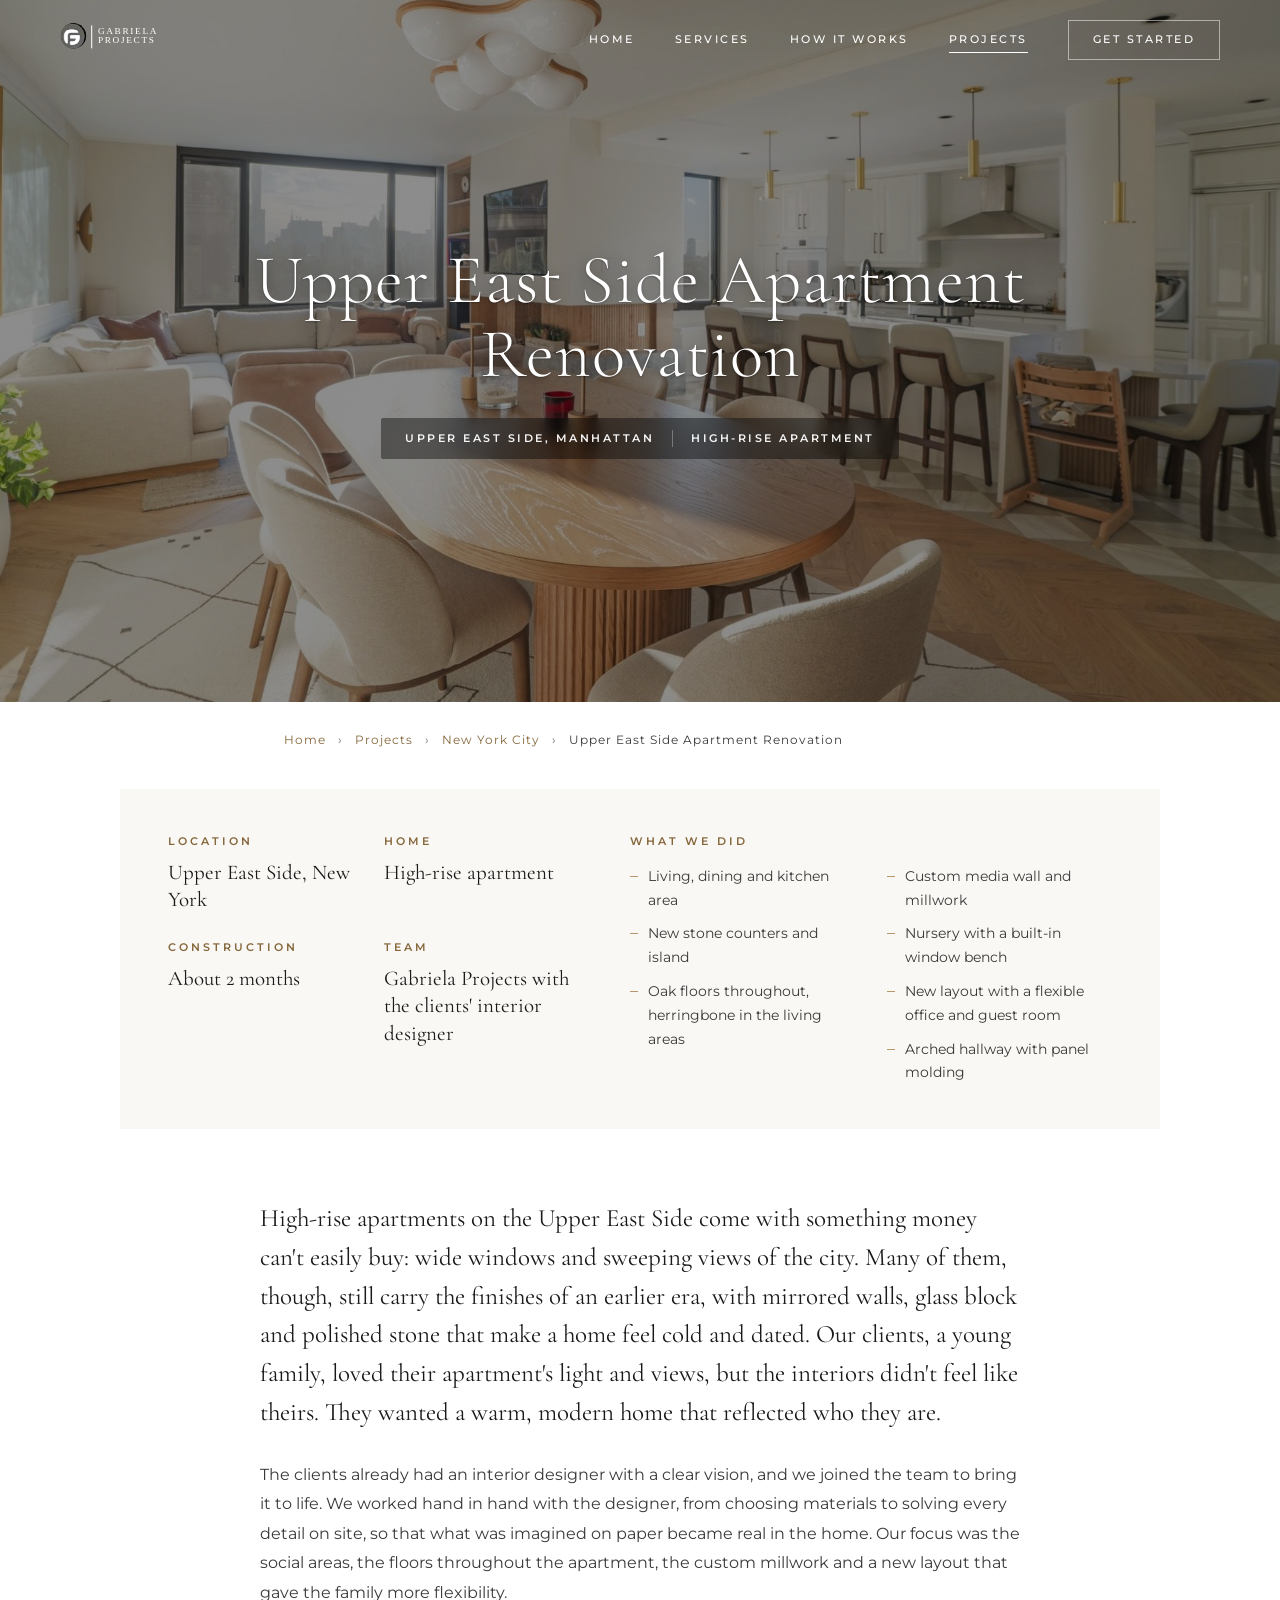
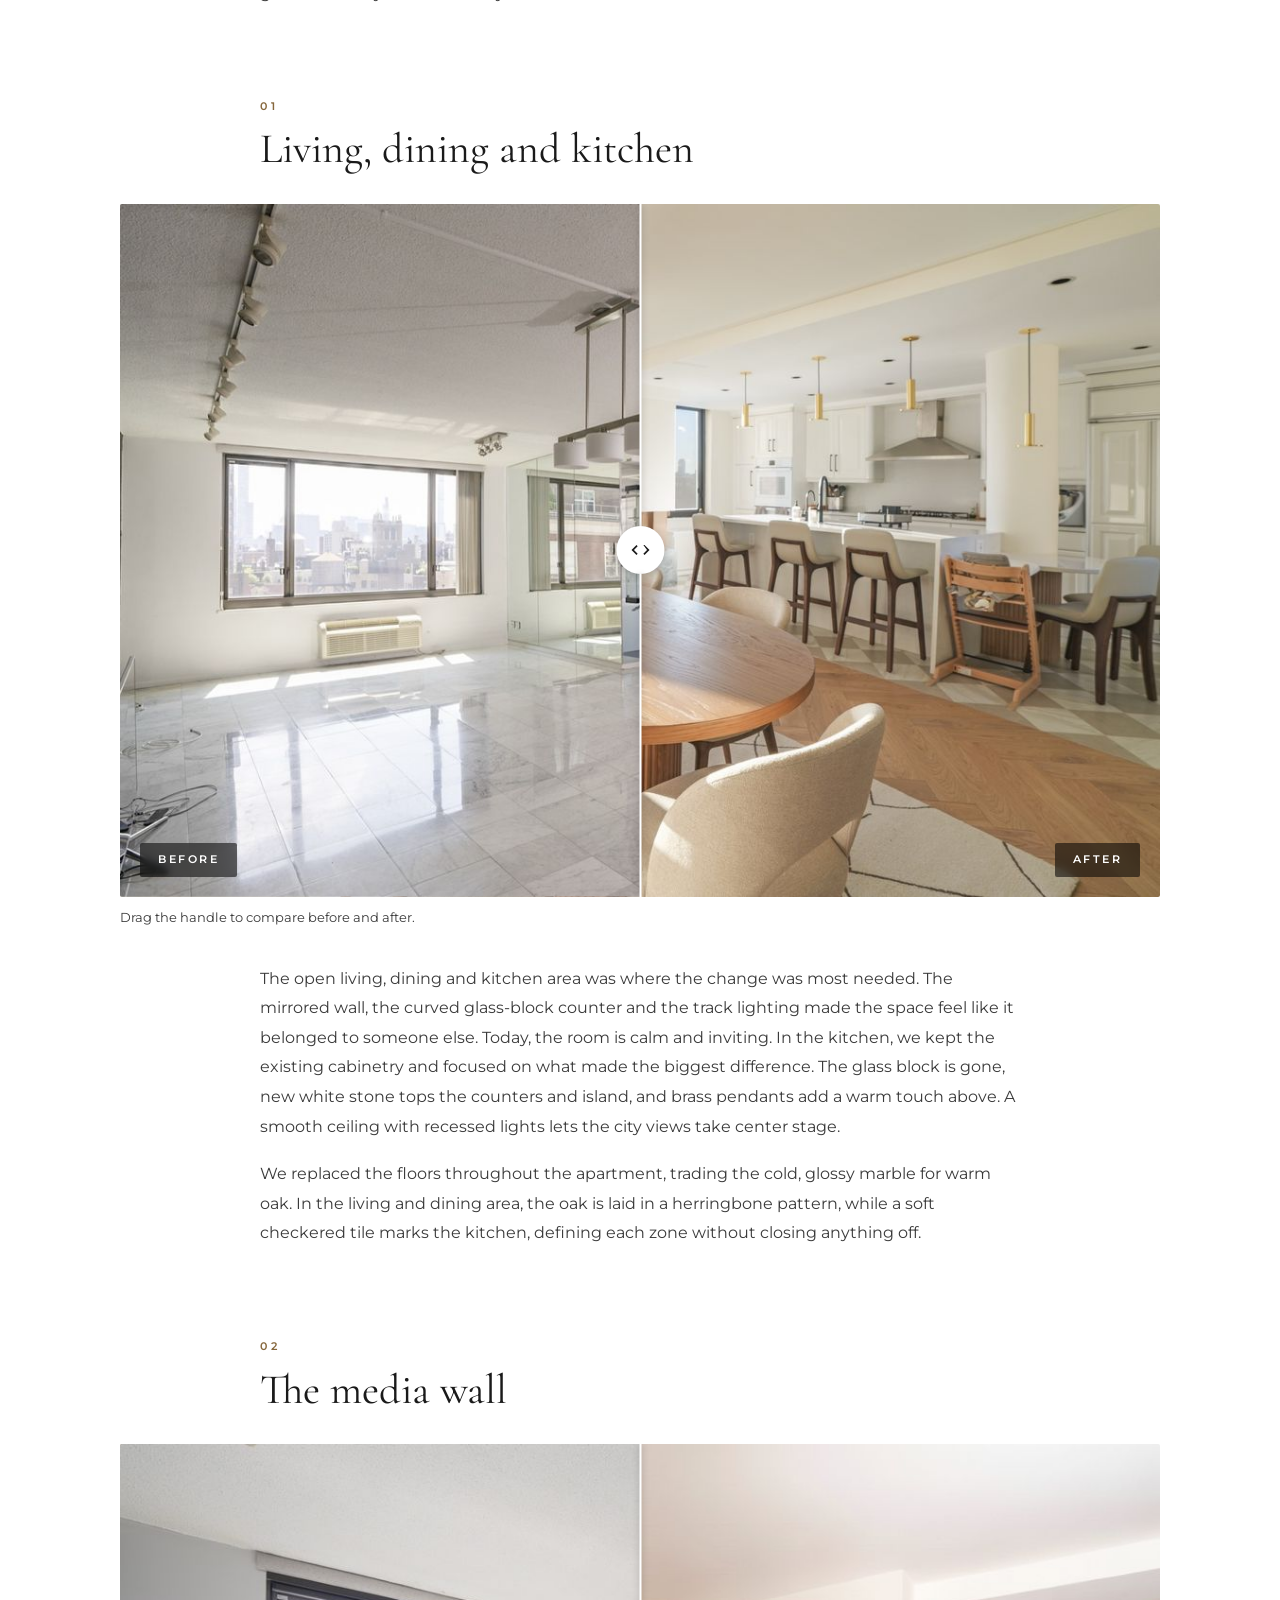
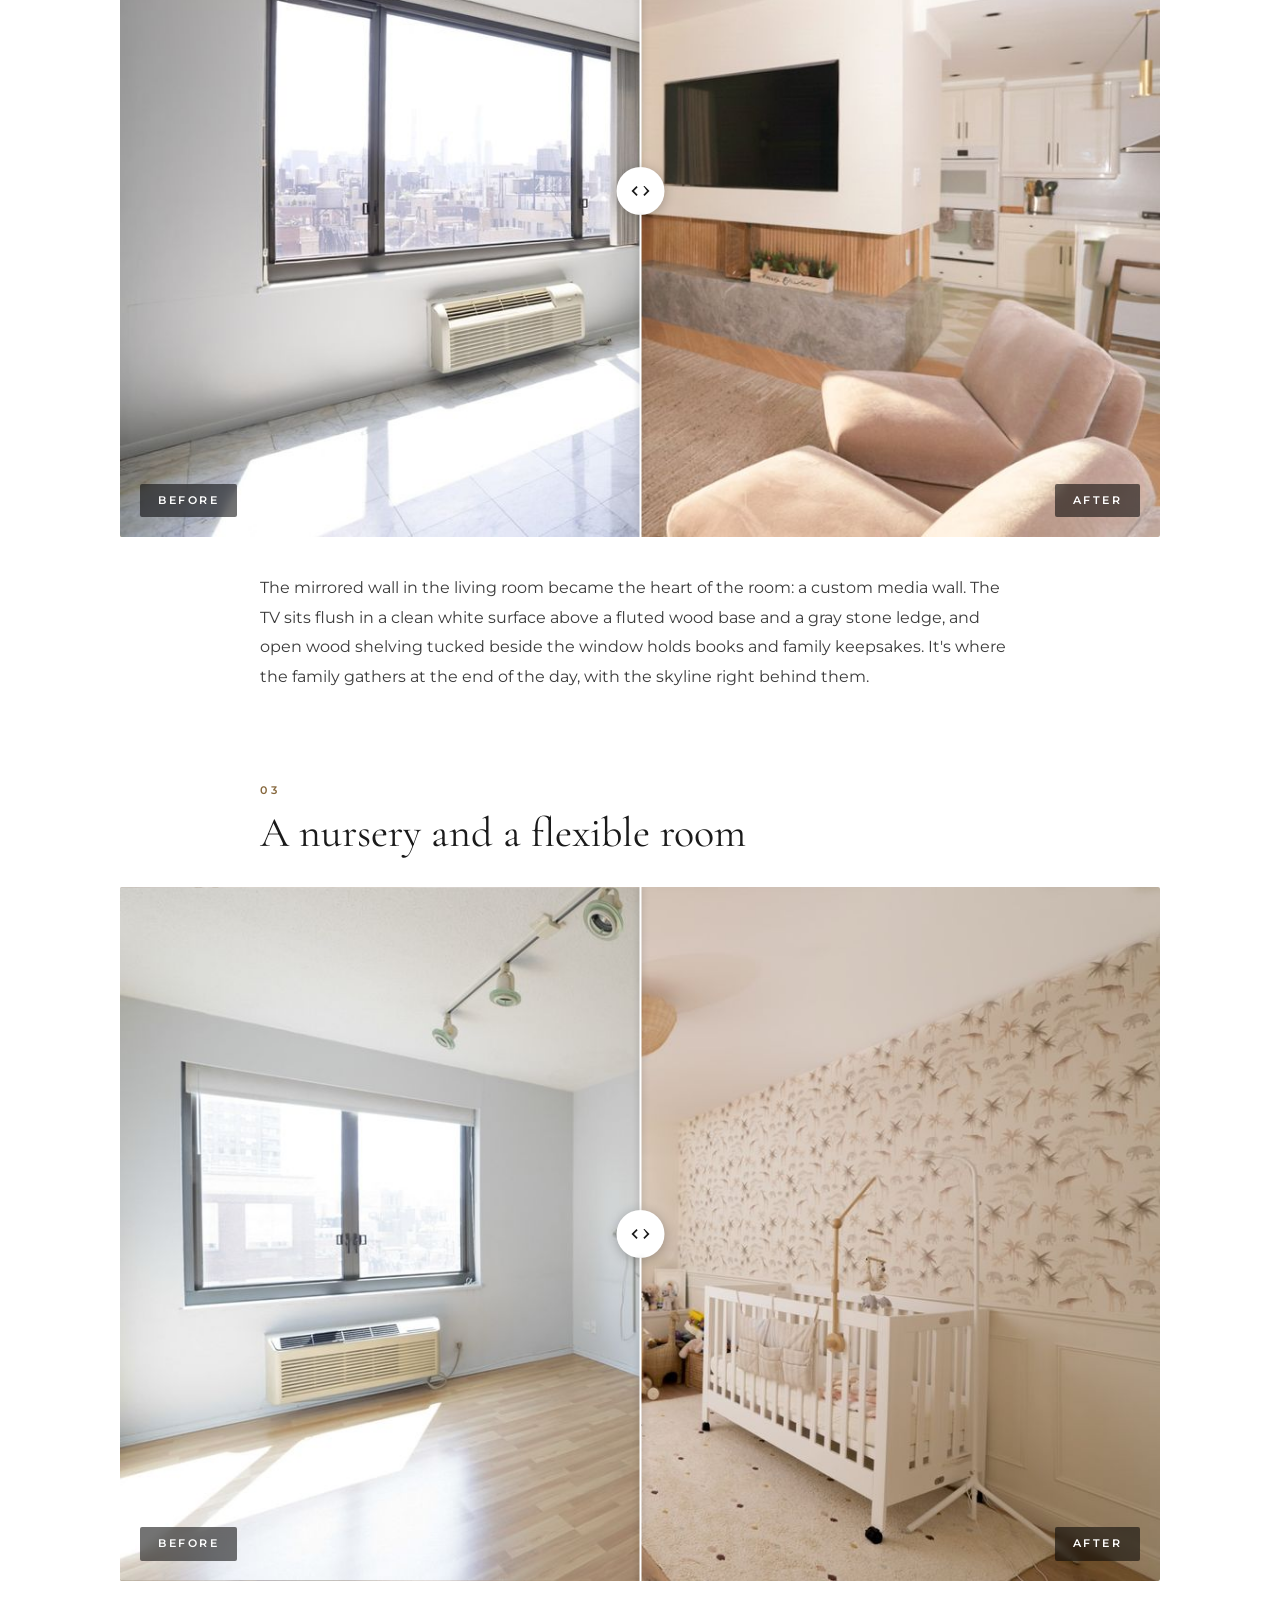
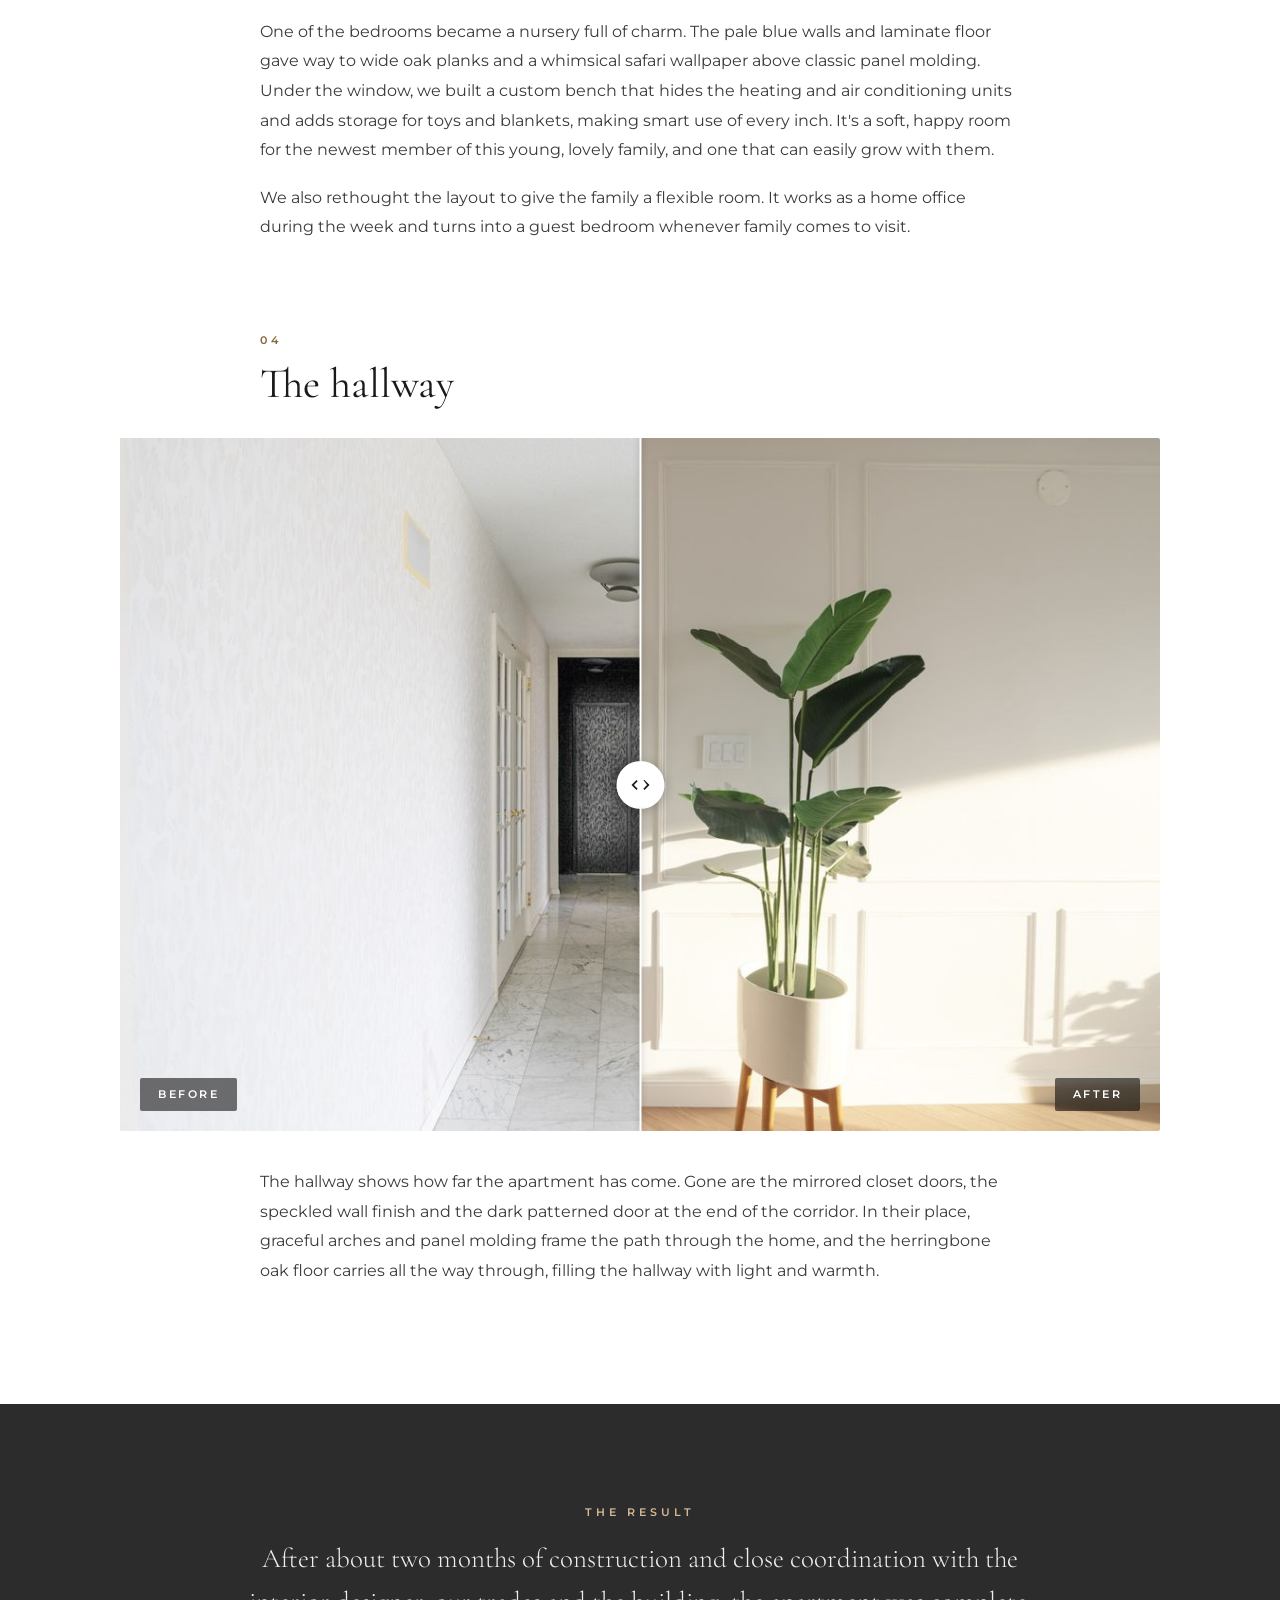
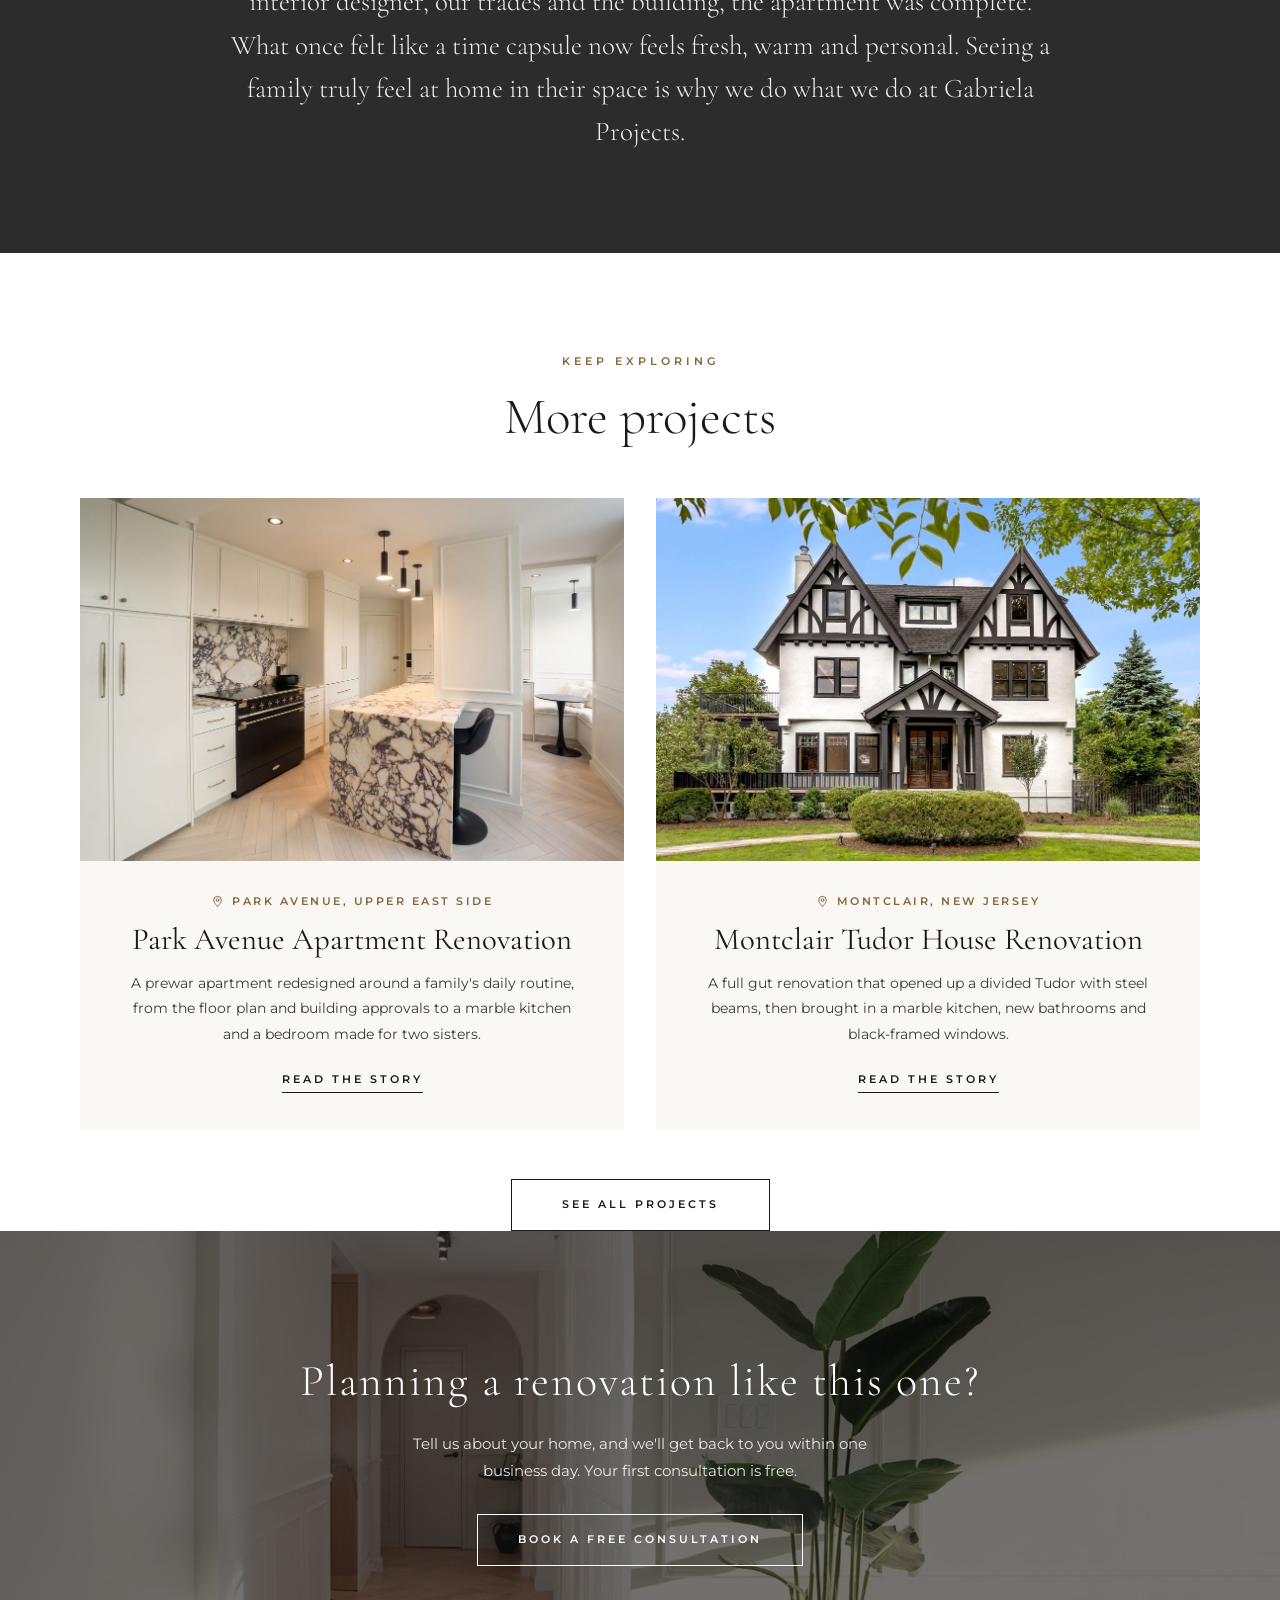
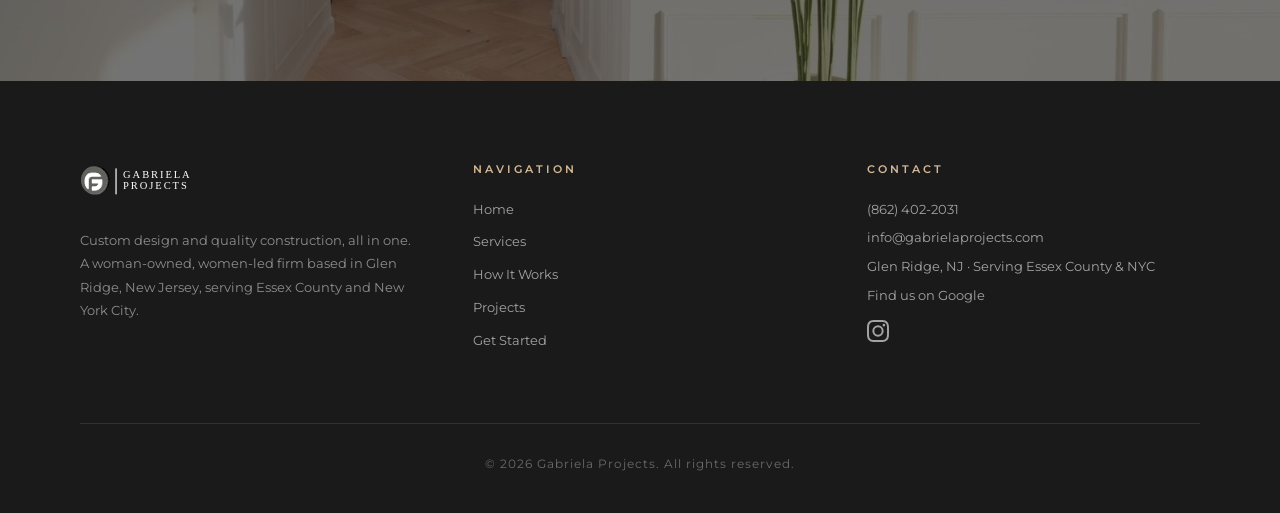
<file: projects/upper-east-side.html>
<!DOCTYPE html>
<html lang="en">
<head>
  <!-- Google tag (gtag.js) -->
  <script async src="https://www.googletagmanager.com/gtag/js?id=G-ZSTQMN7L34"></script>
  <script>
    window.dataLayer = window.dataLayer || [];
    function gtag(){dataLayer.push(arguments);}
    gtag('js', new Date());

    gtag('config', 'G-ZSTQMN7L34');
  </script>

  <meta charset="UTF-8">
  <meta name="viewport" content="width=device-width, initial-scale=1.0">
  <title>Upper East Side High-Rise Apartment Renovation | Gabriela Projects</title>
  <meta name="description" content="Mirrored walls and glass block gave way to warm oak, custom millwork and a flexible new layout in this Upper East Side high-rise apartment renovation.">
  <link rel="canonical" href="https://gabrielaprojects.com/projects/upper-east-side">
  <!-- Open Graph -->
  <meta property="og:title" content="Upper East Side High-Rise Apartment Renovation | Gabriela Projects">
  <meta property="og:description" content="Mirrored walls and glass block gave way to warm oak, custom millwork and a flexible new layout in this Upper East Side high-rise apartment renovation.">
  <meta property="og:image" content="https://gabrielaprojects.com/images/portfolio/upper-east-side/after-01.jpg">
  <meta property="og:url" content="https://gabrielaprojects.com/projects/upper-east-side">
  <meta property="og:type" content="website">
  <meta property="og:site_name" content="Gabriela Projects">
  <!-- Twitter Card -->
  <meta name="twitter:card" content="summary_large_image">
  <meta name="twitter:title" content="Upper East Side High-Rise Apartment Renovation | Gabriela Projects">
  <meta name="twitter:description" content="Mirrored walls and glass block gave way to warm oak, custom millwork and a flexible new layout in this Upper East Side high-rise apartment renovation.">
  <meta name="twitter:image" content="https://gabrielaprojects.com/images/portfolio/upper-east-side/after-01.jpg">
  <link rel="preconnect" href="https://fonts.googleapis.com">
  <link rel="preconnect" href="https://fonts.gstatic.com" crossorigin>
  <link href="https://fonts.googleapis.com/css2?family=Cormorant+Garamond:ital,wght@0,300;0,400;0,700;1,300;1,400&family=Montserrat:wght@300;400;500;600;700&display=swap" rel="stylesheet">
  <link rel="icon" type="image/svg+xml" href="/images/common/favicon.svg">
  <link rel="stylesheet" href="/css/style.css?v=22">
</head>
<body>

  <!-- Header -->
  <header class="site-header scrolled" id="header">
    <a href="/" class="logo">
      <img src="/images/common/logo.svg" alt="Gabriela Projects" class="logo-img">
      <span class="logo-text">GABRIELA PROJECTS</span>
    </a>
    <a href="tel:+18624022031" class="header-phone" aria-label="Call Gabriela Projects at (862) 402-2031">
      <svg xmlns="http://www.w3.org/2000/svg" viewBox="0 0 24 24" width="22" height="22" fill="none" stroke="currentColor" stroke-width="1.6" stroke-linecap="round" stroke-linejoin="round" aria-hidden="true"><path d="M22 16.9v3a2 2 0 0 1-2.2 2 19.8 19.8 0 0 1-8.6-3.1 19.5 19.5 0 0 1-6-6A19.8 19.8 0 0 1 2.1 4.2 2 2 0 0 1 4.1 2h3a2 2 0 0 1 2 1.7c.1.9.4 1.8.7 2.7a2 2 0 0 1-.5 2.1L8 9.8a16 16 0 0 0 6 6l1.3-1.3a2 2 0 0 1 2.1-.4c.9.3 1.8.6 2.7.7a2 2 0 0 1 1.7 2z"/></svg>
    </a>
    <button class="hamburger" id="hamburger" aria-label="Toggle menu">
      <span></span><span></span><span></span>
    </button>
    <nav class="main-nav" id="nav">
      <a href="/">Home</a>
      <a href="/services">Services</a>
      <a href="/how-it-works">How It Works</a>
      <a href="/projects" class="active">Projects</a>
      <a href="/get-started" class="nav-cta">Get Started</a>
    </nav>
  </header>

  <!-- Project hero -->
  <section class="page-hero story-hero">
    <img src="/images/portfolio/upper-east-side/after-01.jpg" srcset="/images/portfolio/upper-east-side/after-01-1100.jpg 1100w, /images/portfolio/upper-east-side/after-01.jpg 1800w" sizes="100vw" width="1800" height="1200" alt="Open living and dining area of the renovated Upper East Side apartment" loading="eager" fetchpriority="high">
    <div class="overlay"></div>
    <div class="story-hero-content">
      <h1>Upper East Side Apartment Renovation</h1>
      <ul class="story-hero-facts">
        <li>Upper East Side, Manhattan</li>
        <li>High-rise apartment</li>
      </ul>
    </div>
  </section>

  <nav class="breadcrumbs" aria-label="Breadcrumb">
    <a href="/">Home</a> <span class="sep" aria-hidden="true">&rsaquo;</span> <a href="/projects">Projects</a> <span class="sep" aria-hidden="true">&rsaquo;</span> <a href="/projects#new-york-city">New York City</a> <span class="sep" aria-hidden="true">&rsaquo;</span> <span aria-current="page">Upper East Side Apartment Renovation</span>
  </nav>

  <!-- Project details -->
  <section class="story-details" aria-label="Project details">
    <div class="story-details-inner">
      <div>
        <dl class="story-facts">
          <div class="story-fact"><dt>Location</dt><dd>Upper East Side, New York</dd></div>
          <div class="story-fact"><dt>Home</dt><dd>High-rise apartment</dd></div>
          <div class="story-fact"><dt>Construction</dt><dd>About 2 months</dd></div>
          <div class="story-fact"><dt>Team</dt><dd>Gabriela Projects with the clients' interior designer</dd></div>
        </dl>
      </div>
      <div class="story-scope">
        <h2>What we did</h2>
        <ul>
            <li>Living, dining and kitchen area</li>
            <li>New stone counters and island</li>
            <li>Oak floors throughout, herringbone in the living areas</li>
            <li>Custom media wall and millwork</li>
            <li>Nursery with a built-in window bench</li>
            <li>New layout with a flexible office and guest room</li>
            <li>Arched hallway with panel molding</li>
        </ul>
      </div>
    </div>
  </section>

  <main class="story">
    <div class="story-intro">
      <p>High-rise apartments on the Upper East Side come with something money can't easily buy: wide windows and sweeping views of the city. Many of them, though, still carry the finishes of an earlier era, with mirrored walls, glass block and polished stone that make a home feel cold and dated. Our clients, a young family, loved their apartment's light and views, but the interiors didn't feel like theirs. They wanted a warm, modern home that reflected who they are.</p>
      <p>The clients already had an interior designer with a clear vision, and we joined the team to bring it to life. We worked hand in hand with the designer, from choosing materials to solving every detail on site, so that what was imagined on paper became real in the home. Our focus was the social areas, the floors throughout the apartment, the custom millwork and a new layout that gave the family more flexibility.</p>
    </div>

  <section class="story-chapter reveal" aria-labelledby="ch1">
    <div class="chapter-head">
      <span class="chapter-num">01</span>
      <h2 id="ch1">Living, dining and kitchen</h2>
    </div>
    <div class="chapter-media">
      <figure>
        <div class="ba-slider" data-position="50">
          <img class="ba-img-after" src="/images/portfolio/upper-east-side/after-01.jpg" srcset="/images/portfolio/upper-east-side/after-01-1100.jpg 1100w, /images/portfolio/upper-east-side/after-01.jpg 1800w" sizes="(max-width: 768px) 92vw, 1040px" width="1800" height="1200" alt="Upper East Side apartment living, dining and kitchen area after" loading="lazy">
          <img class="ba-img-before" src="/images/portfolio/upper-east-side/before-01.jpg" srcset="/images/portfolio/upper-east-side/before-01-1100.jpg 1100w, /images/portfolio/upper-east-side/before-01.jpg 1800w" sizes="(max-width: 768px) 92vw, 1040px" width="1800" height="1199" alt="Upper East Side apartment living, dining and kitchen area with glass block before" loading="lazy">
          <span class="ba-label ba-label-before">Before</span>
          <span class="ba-label ba-label-after">After</span>
          <div class="ba-handle">
            <div class="ba-handle-line ba-handle-line-top"></div>
            <div class="ba-handle-circle">
              <svg viewBox="0 0 24 24" xmlns="http://www.w3.org/2000/svg"><path d="M8.59 16.59L4.17 12l4.42-4.59L7.17 6l-6 6 6 6zm6.83-10.59L19.83 12l-4.41 4.59L16.83 18l6-6-6-6z"/></svg>
            </div>
            <div class="ba-handle-line ba-handle-line-bottom"></div>
          </div>
        </div>
        <figcaption>Drag the handle to compare before and after.</figcaption>
      </figure>
    </div>
    <div class="chapter-text">
      <p>The open living, dining and kitchen area was where the change was most needed. The mirrored wall, the curved glass-block counter and the track lighting made the space feel like it belonged to someone else. Today, the room is calm and inviting. In the kitchen, we kept the existing cabinetry and focused on what made the biggest difference. The glass block is gone, new white stone tops the counters and island, and brass pendants add a warm touch above. A smooth ceiling with recessed lights lets the city views take center stage.</p>
      <p>We replaced the floors throughout the apartment, trading the cold, glossy marble for warm oak. In the living and dining area, the oak is laid in a herringbone pattern, while a soft checkered tile marks the kitchen, defining each zone without closing anything off.</p>
    </div>
  </section>
  <section class="story-chapter reveal" aria-labelledby="ch2">
    <div class="chapter-head">
      <span class="chapter-num">02</span>
      <h2 id="ch2">The media wall</h2>
    </div>
    <div class="chapter-media">
      <figure>
        <div class="ba-slider" data-position="50">
          <img class="ba-img-after" src="/images/portfolio/upper-east-side/after-02.jpg" width="1080" height="720" alt="Living room with a custom media wall after" loading="lazy">
          <img class="ba-img-before" src="/images/portfolio/upper-east-side/before-02.jpg" srcset="/images/portfolio/upper-east-side/before-02-1100.jpg 1100w, /images/portfolio/upper-east-side/before-02.jpg 1800w" sizes="(max-width: 768px) 92vw, 1040px" width="1800" height="1200" alt="Living room with a mirrored wall before" loading="lazy">
          <span class="ba-label ba-label-before">Before</span>
          <span class="ba-label ba-label-after">After</span>
          <div class="ba-handle">
            <div class="ba-handle-line ba-handle-line-top"></div>
            <div class="ba-handle-circle">
              <svg viewBox="0 0 24 24" xmlns="http://www.w3.org/2000/svg"><path d="M8.59 16.59L4.17 12l4.42-4.59L7.17 6l-6 6 6 6zm6.83-10.59L19.83 12l-4.41 4.59L16.83 18l6-6-6-6z"/></svg>
            </div>
            <div class="ba-handle-line ba-handle-line-bottom"></div>
          </div>
        </div>
      </figure>
    </div>
    <div class="chapter-text">
      <p>The mirrored wall in the living room became the heart of the room: a custom media wall. The TV sits flush in a clean white surface above a fluted wood base and a gray stone ledge, and open wood shelving tucked beside the window holds books and family keepsakes. It's where the family gathers at the end of the day, with the skyline right behind them.</p>
    </div>
  </section>
  <section class="story-chapter reveal" aria-labelledby="ch3">
    <div class="chapter-head">
      <span class="chapter-num">03</span>
      <h2 id="ch3">A nursery and a flexible room</h2>
    </div>
    <div class="chapter-media">
      <figure>
        <div class="ba-slider" data-position="50">
          <img class="ba-img-after" src="/images/portfolio/upper-east-side/after-03.jpg" srcset="/images/portfolio/upper-east-side/after-03-1100.jpg 1100w, /images/portfolio/upper-east-side/after-03.jpg 1800w" sizes="(max-width: 768px) 92vw, 1040px" width="1800" height="1200" alt="Nursery with wallpaper, panel molding and a built-in window bench after" loading="lazy">
          <img class="ba-img-before" src="/images/portfolio/upper-east-side/before-03.jpg" srcset="/images/portfolio/upper-east-side/before-03-1100.jpg 1100w, /images/portfolio/upper-east-side/before-03.jpg 1800w" sizes="(max-width: 768px) 92vw, 1040px" width="1800" height="1200" alt="Bedroom with pale blue walls and a laminate floor before" loading="lazy">
          <span class="ba-label ba-label-before">Before</span>
          <span class="ba-label ba-label-after">After</span>
          <div class="ba-handle">
            <div class="ba-handle-line ba-handle-line-top"></div>
            <div class="ba-handle-circle">
              <svg viewBox="0 0 24 24" xmlns="http://www.w3.org/2000/svg"><path d="M8.59 16.59L4.17 12l4.42-4.59L7.17 6l-6 6 6 6zm6.83-10.59L19.83 12l-4.41 4.59L16.83 18l6-6-6-6z"/></svg>
            </div>
            <div class="ba-handle-line ba-handle-line-bottom"></div>
          </div>
        </div>
      </figure>
    </div>
    <div class="chapter-text">
      <p>One of the bedrooms became a nursery full of charm. The pale blue walls and laminate floor gave way to wide oak planks and a whimsical safari wallpaper above classic panel molding. Under the window, we built a custom bench that hides the heating and air conditioning units and adds storage for toys and blankets, making smart use of every inch. It's a soft, happy room for the newest member of this young, lovely family, and one that can easily grow with them.</p>
      <p>We also rethought the layout to give the family a flexible room. It works as a home office during the week and turns into a guest bedroom whenever family comes to visit.</p>
    </div>
  </section>
  <section class="story-chapter reveal" aria-labelledby="ch4">
    <div class="chapter-head">
      <span class="chapter-num">04</span>
      <h2 id="ch4">The hallway</h2>
    </div>
    <div class="chapter-media">
      <figure>
        <div class="ba-slider" data-position="50">
          <img class="ba-img-after" src="/images/portfolio/upper-east-side/after-04.jpg" srcset="/images/portfolio/upper-east-side/after-04-1100.jpg 1100w, /images/portfolio/upper-east-side/after-04.jpg 1800w" sizes="(max-width: 768px) 92vw, 1040px" width="1800" height="1200" alt="Hallway with arches, panel molding and a herringbone oak floor after" loading="lazy">
          <img class="ba-img-before" src="/images/portfolio/upper-east-side/before-04.jpg" srcset="/images/portfolio/upper-east-side/before-04-1100.jpg 1100w, /images/portfolio/upper-east-side/before-04.jpg 1800w" sizes="(max-width: 768px) 92vw, 1040px" width="1800" height="1200" alt="Hallway with mirrored closet doors before" loading="lazy">
          <span class="ba-label ba-label-before">Before</span>
          <span class="ba-label ba-label-after">After</span>
          <div class="ba-handle">
            <div class="ba-handle-line ba-handle-line-top"></div>
            <div class="ba-handle-circle">
              <svg viewBox="0 0 24 24" xmlns="http://www.w3.org/2000/svg"><path d="M8.59 16.59L4.17 12l4.42-4.59L7.17 6l-6 6 6 6zm6.83-10.59L19.83 12l-4.41 4.59L16.83 18l6-6-6-6z"/></svg>
            </div>
            <div class="ba-handle-line ba-handle-line-bottom"></div>
          </div>
        </div>
      </figure>
    </div>
    <div class="chapter-text">
      <p>The hallway shows how far the apartment has come. Gone are the mirrored closet doors, the speckled wall finish and the dark patterned door at the end of the corridor. In their place, graceful arches and panel molding frame the path through the home, and the herringbone oak floor carries all the way through, filling the hallway with light and warmth.</p>
    </div>
  </section>
  </main>

  <!-- Closing -->
  <section class="story-result">
    <div class="reveal">
      <p class="section-label">The result</p>
      <p>After about two months of construction and close coordination with the interior designer, our trades and the building, the apartment was complete. What once felt like a time capsule now feels fresh, warm and personal. Seeing a family truly feel at home in their space is why we do what we do at Gabriela Projects.</p>
    </div>
  </section>

  <!-- More projects -->
  <section class="region">
    <div class="region-header reveal">
      <p class="section-label">Keep exploring</p>
      <h2 class="section-heading">More projects</h2>
    </div>
    <div class="project-cards">
    <article class="project-card reveal">
      <div class="card-carousel">
        <div class="card-track">
          <a class="card-slide" href="/projects/park-avenue" tabindex="-1"><img src="/images/portfolio/park-avenue/gallery-01.jpg" srcset="/images/portfolio/park-avenue/gallery-01-1100.jpg 1100w, /images/portfolio/park-avenue/gallery-01.jpg 1800w" sizes="(max-width: 768px) 92vw, 620px" width="1800" height="1199" alt="Park Avenue kitchen with a marble waterfall island" loading="lazy"></a>
        </div>
      </div>
      <div class="card-body">
        <span class="card-location"><svg viewBox="0 0 24 24" fill="none" stroke="currentColor" stroke-width="1.8" stroke-linecap="round" stroke-linejoin="round" aria-hidden="true"><path d="M12 21s-7-6.2-7-11.5A7 7 0 0 1 19 9.5C19 14.8 12 21 12 21z"/><circle cx="12" cy="9.5" r="2.5"/></svg>Park Avenue, Upper East Side</span>
        <h3><a href="/projects/park-avenue">Park Avenue Apartment Renovation</a></h3>
        <p>A prewar apartment redesigned around a family's daily routine, from the floor plan and building approvals to a marble kitchen and a bedroom made for two sisters.</p>
        <span class="card-more" aria-hidden="true">Read the story</span>
      </div>
    </article>
    <article class="project-card reveal">
      <div class="card-carousel">
        <div class="card-track">
          <a class="card-slide" href="/projects/montclair-tudor" tabindex="-1"><img src="/images/portfolio/montclair-house/after-05.jpg" srcset="/images/portfolio/montclair-house/after-05-1100.jpg 1100w, /images/portfolio/montclair-house/after-05.jpg 1800w" sizes="(max-width: 768px) 92vw, 620px" width="1800" height="1200" alt="Front of the renovated Montclair Tudor" loading="lazy"></a>
        </div>
      </div>
      <div class="card-body">
        <span class="card-location"><svg viewBox="0 0 24 24" fill="none" stroke="currentColor" stroke-width="1.8" stroke-linecap="round" stroke-linejoin="round" aria-hidden="true"><path d="M12 21s-7-6.2-7-11.5A7 7 0 0 1 19 9.5C19 14.8 12 21 12 21z"/><circle cx="12" cy="9.5" r="2.5"/></svg>Montclair, New Jersey</span>
        <h3><a href="/projects/montclair-tudor">Montclair Tudor House Renovation</a></h3>
        <p>A full gut renovation that opened up a divided Tudor with steel beams, then brought in a marble kitchen, new bathrooms and black-framed windows.</p>
        <span class="card-more" aria-hidden="true">Read the story</span>
      </div>
    </article>
    </div>
    <div class="region-footer">
      <a href="/projects" class="btn-back">See all projects</a>
    </div>
  </section>

  <!-- CTA -->
  <section class="cta-section">
    <img src="/images/portfolio/upper-east-side/after-04.jpg" srcset="/images/portfolio/upper-east-side/after-04-1100.jpg 1100w, /images/portfolio/upper-east-side/after-04.jpg 1800w" sizes="100vw" width="1800" height="1200" alt="Arched hallway with herringbone oak floor" loading="lazy">
    <div class="overlay"></div>
    <div class="cta-content reveal">
      <h2>Planning a renovation like this one?</h2>
      <p>Tell us about your home, and we'll get back to you within one business day. Your first consultation is free.</p>
      <a href="/get-started" class="btn-outline">Book a free consultation</a>
    </div>
  </section>

  <!-- Footer -->
  <footer class="site-footer">
    <div class="footer-top">
      <div class="footer-brand">
        <img src="/images/common/logo-white.svg" alt="Gabriela Projects" class="footer-logo">
        <p>Custom design and quality construction, all in one. A woman-owned, women-led firm based in Glen Ridge, New Jersey, serving Essex County and New York City.</p>
      </div>
      <div class="footer-links">
        <h4>Navigation</h4>
        <a href="/">Home</a>
        <a href="/services">Services</a>
        <a href="/how-it-works">How It Works</a>
        <a href="/projects">Projects</a>
        <a href="/get-started">Get Started</a>
      </div>
      <div class="footer-contact">
        <h4>Contact</h4>
        <p><a href="tel:+18624022031">(862) 402-2031</a></p>
        <p><a href="mailto:info@gabrielaprojects.com">info@gabrielaprojects.com</a></p>
        <p>Glen Ridge, NJ &middot; Serving Essex County &amp; NYC</p>
        <p><a href="https://www.google.com/maps/search/?api=1&amp;query=Gabriela%20Projects&amp;query_place_id=ChIJV9o5SZi7KCYRHaxZRhk0vlA" target="_blank" rel="noopener">Find us on Google</a></p>
        <div class="social-links">
          <a href="https://www.instagram.com/gabrielaprojects/" target="_blank" rel="noopener" class="social-icon" aria-label="Follow us on Instagram">
            <svg xmlns="http://www.w3.org/2000/svg" viewBox="0 0 24 24" fill="currentColor" width="22" height="22">
              <path d="M12 2.163c3.204 0 3.584.012 4.85.07 3.252.148 4.771 1.691 4.919 4.919.058 1.265.069 1.645.069 4.849 0 3.205-.012 3.584-.069 4.849-.149 3.225-1.664 4.771-4.919 4.919-1.266.058-1.644.07-4.85.07-3.204 0-3.584-.012-4.849-.07-3.26-.149-4.771-1.699-4.919-4.92-.058-1.265-.07-1.644-.07-4.849 0-3.204.013-3.583.07-4.849.149-3.227 1.664-4.771 4.919-4.919 1.266-.057 1.645-.069 4.849-.069zM12 0C8.741 0 8.333.014 7.053.072 2.695.272.273 2.69.073 7.052.014 8.333 0 8.741 0 12c0 3.259.014 3.668.072 4.948.2 4.358 2.618 6.78 6.98 6.98C8.333 23.986 8.741 24 12 24c3.259 0 3.668-.014 4.948-.072 4.354-.2 6.782-2.618 6.979-6.98.059-1.28.073-1.689.073-4.948 0-3.259-.014-3.667-.072-4.947-.196-4.354-2.617-6.78-6.979-6.98C15.668.014 15.259 0 12 0zm0 5.838a6.162 6.162 0 100 12.324 6.162 6.162 0 000-12.324zM12 16a4 4 0 110-8 4 4 0 010 8zm6.406-11.845a1.44 1.44 0 100 2.881 1.44 1.44 0 000-2.881z"/>
            </svg>
          </a>
        </div>
      </div>
    </div>
    <div class="footer-bottom">
      &copy; 2026 Gabriela Projects. All rights reserved.
    </div>
  </footer>

  <script src="/js/main.js?v=14"></script>
  <!-- STRUCTURED DATA: generated by tools/make-structured-data.py, edit that script instead -->
  <script type="application/ld+json">
{
  "@context": "https://schema.org",
  "@graph": [
    {
      "@type": "HomeAndConstructionBusiness",
      "@id": "https://gabrielaprojects.com/#business",
      "name": "Gabriela Projects",
      "description": "Woman-owned design-build firm based in Glen Ridge, New Jersey, serving Essex County and New York City, specializing in full renovations, custom millwork and construction.",
      "url": "https://gabrielaprojects.com/",
      "telephone": "+1-862-402-2031",
      "email": "info@gabrielaprojects.com",
      "logo": "https://gabrielaprojects.com/images/common/logo.svg",
      "image": "https://gabrielaprojects.com/images/common/og-home.jpg",
      "priceRange": "$$$$",
      "address": {
        "@type": "PostalAddress",
        "addressLocality": "Glen Ridge",
        "addressRegion": "NJ",
        "postalCode": "07028",
        "addressCountry": "US"
      },
      "hasMap": "https://www.google.com/maps/search/?api=1&query=Gabriela%20Projects&query_place_id=ChIJV9o5SZi7KCYRHaxZRhk0vlA",
      "sameAs": [
        "https://www.instagram.com/gabrielaprojects/",
        "https://www.google.com/maps/search/?api=1&query=Gabriela%20Projects&query_place_id=ChIJV9o5SZi7KCYRHaxZRhk0vlA"
      ],
      "openingHoursSpecification": [
        {
          "@type": "OpeningHoursSpecification",
          "dayOfWeek": [
            "Monday",
            "Tuesday",
            "Wednesday",
            "Thursday",
            "Friday"
          ],
          "opens": "09:00",
          "closes": "17:00"
        }
      ],
      "founder": {
        "@type": "Person",
        "name": "Gabriela Flores"
      },
      "areaServed": [
        {
          "@type": "City",
          "name": "Glen Ridge, NJ"
        },
        {
          "@type": "City",
          "name": "Montclair, NJ"
        },
        {
          "@type": "City",
          "name": "Bloomfield, NJ"
        },
        {
          "@type": "City",
          "name": "West Orange, NJ"
        },
        {
          "@type": "City",
          "name": "Nutley, NJ"
        },
        {
          "@type": "City",
          "name": "Verona, NJ"
        },
        {
          "@type": "City",
          "name": "Cedar Grove, NJ"
        },
        {
          "@type": "City",
          "name": "Caldwell, NJ"
        },
        {
          "@type": "City",
          "name": "Maplewood, NJ"
        },
        {
          "@type": "City",
          "name": "South Orange, NJ"
        },
        {
          "@type": "City",
          "name": "Livingston, NJ"
        },
        {
          "@type": "City",
          "name": "Belleville, NJ"
        },
        {
          "@type": "AdministrativeArea",
          "name": "Essex County, New Jersey"
        },
        {
          "@type": "City",
          "name": "New York, NY"
        }
      ],
      "knowsAbout": [
        "Custom Millwork",
        "Renovations",
        "Interior Design",
        "Construction",
        "Kitchen Remodeling",
        "Bathroom Remodeling",
        "Co-op Renovations",
        "Historic Home Renovation"
      ]
    },
    {
      "@type": "WebPage",
      "@id": "https://gabrielaprojects.com/projects/upper-east-side#webpage",
      "url": "https://gabrielaprojects.com/projects/upper-east-side",
      "name": "Upper East Side High-Rise Apartment Renovation | Gabriela Projects",
      "isPartOf": {
        "@id": "https://gabrielaprojects.com/#website"
      },
      "about": {
        "@id": "https://gabrielaprojects.com/#business"
      },
      "breadcrumb": {
        "@id": "https://gabrielaprojects.com/projects/upper-east-side#breadcrumb"
      }
    },
    {
      "@type": "BreadcrumbList",
      "@id": "https://gabrielaprojects.com/projects/upper-east-side#breadcrumb",
      "itemListElement": [
        {
          "@type": "ListItem",
          "position": 1,
          "name": "Home",
          "item": "https://gabrielaprojects.com/"
        },
        {
          "@type": "ListItem",
          "position": 2,
          "name": "Projects",
          "item": "https://gabrielaprojects.com/projects"
        },
        {
          "@type": "ListItem",
          "position": 3,
          "name": "Upper East Side Apartment Renovation",
          "item": "https://gabrielaprojects.com/projects/upper-east-side"
        }
      ]
    }
  ]
}
  </script>
  <!-- /STRUCTURED DATA -->
</body>
</html>
</file>
<file: css/style.css>
/* ============================================
   GABRIELA PROJECTS - Professional Website
   Luxury minimalist design for home remodeling
   ============================================ */

/* === Reset & Base === */
*, *::before, *::after {
  box-sizing: border-box;
  margin: 0;
  padding: 0;
}

:root {
  --color-black: #1a1a1a;
  --color-dark: #2c2c2c;
  --color-charcoal: #3a3a3a;
  /* Hint and placeholder text: 4.8-5.3:1 on the site's white and cream
     backgrounds (#888 was 3.2-3.5:1, under the 4.5:1 minimum). */
  --color-gray: #6b6b6b;
  --color-light-gray: #d4d4d4;
  --color-off-white: #f5f3f0;
  --color-cream: #faf8f5;
  --color-white: #ffffff;
  --color-gold: #b8976a;
  /* Gold for TEXT on light backgrounds. The brand gold above is only 2.6-2.7:1
     there, under the 4.5:1 readability minimum; this shade is 4.7-5.2:1.
     Lines, fills and gold on dark backgrounds keep the brand gold. */
  --color-gold-text: #86673c;
  --color-gold-light: #d4b896;
  --font-heading: 'Cormorant Garamond', 'Georgia', serif;
  --font-body: 'Montserrat', 'Helvetica Neue', sans-serif;
  --transition: 0.4s cubic-bezier(0.25, 0.1, 0.25, 1);
}

html {
  scroll-behavior: smooth;
  font-size: 16px;
}

@media (prefers-reduced-motion: reduce) {
  html {
    scroll-behavior: auto;
  }
}

body {
  font-family: var(--font-body);
  color: var(--color-black);
  line-height: 1.6;
  background: var(--color-white);
  overflow-x: hidden;
}

a {
  color: inherit;
  text-decoration: none;
}

img {
  max-width: 100%;
  height: auto;
  display: block;
}

/* === Scroll Animations === */
.reveal {
  opacity: 0;
  transform: translateY(40px);
  transition: opacity 0.8s ease, transform 0.8s ease;
}

.reveal.visible {
  opacity: 1;
  transform: translateY(0);
}

/* === Navigation === */
.site-header {
  position: fixed;
  top: 0;
  left: 0;
  right: 0;
  z-index: 1000;
  padding: 0 60px;
  height: 80px;
  display: flex;
  align-items: center;
  justify-content: space-between;
  transition: background var(--transition), box-shadow var(--transition);
}

.site-header.scrolled {
  background: rgba(255, 255, 255, 0.97);
  box-shadow: 0 1px 20px rgba(0, 0, 0, 0.06);
  backdrop-filter: blur(10px);
}

.site-header .logo {
  display: flex;
  align-items: center;
  gap: 14px;
  z-index: 1003;
}

.site-header .logo img {
  height: 42px;
  width: auto;
}

.site-header .logo-text {
  display: none;
}

.main-nav {
  display: flex;
  align-items: center;
  gap: 40px;
}

.main-nav a {
  font-size: 11px;
  font-weight: 500;
  letter-spacing: 2.5px;
  text-transform: uppercase;
  color: var(--color-white);
  transition: color var(--transition), opacity var(--transition);
  position: relative;
}

.main-nav a::after {
  content: '';
  position: absolute;
  bottom: -4px;
  left: 0;
  width: 0;
  height: 1px;
  background: currentColor;
  transition: width var(--transition);
}

.main-nav a:hover::after,
.main-nav a.active::after {
  width: 100%;
}

.site-header.scrolled .main-nav a {
  color: var(--color-black);
}

.nav-cta {
  font-size: 11px;
  font-weight: 500;
  letter-spacing: 2.5px;
  text-transform: uppercase;
  color: var(--color-white);
  border: 1px solid rgba(255, 255, 255, 0.5);
  padding: 10px 24px;
  transition: all var(--transition);
}

.nav-cta:hover {
  background: var(--color-white);
  color: var(--color-black);
}

.site-header.scrolled .nav-cta {
  color: var(--color-black);
  border-color: var(--color-black);
}

.site-header.scrolled .nav-cta:hover {
  background: var(--color-black);
  color: var(--color-white);
}

/* Hamburger */
/* Tap-to-call in the header, phones only (desktop has the Get Started button). */
.header-phone {
  display: none;
  align-items: center;
  justify-content: center;
  width: 44px;
  height: 44px;
  margin-left: auto;
  margin-right: 4px;
  color: var(--color-white);
  z-index: 1003;
}

.site-header.scrolled .header-phone {
  color: var(--color-black);
}

.hamburger {
  display: none;
  background: none;
  border: none;
  cursor: pointer;
  padding: 8px;
  z-index: 1003;
}

.hamburger span {
  display: block;
  width: 28px;
  height: 1.5px;
  background: var(--color-white);
  margin: 7px 0;
  transition: all 0.3s;
}

.site-header.scrolled .hamburger span {
  background: var(--color-black);
}

.hamburger.open span {
  background: var(--color-white) !important;
}

.hamburger.open span:nth-child(1) {
  transform: rotate(45deg) translate(6px, 6px);
}

.hamburger.open span:nth-child(2) {
  opacity: 0;
}

.hamburger.open span:nth-child(3) {
  transform: rotate(-45deg) translate(6px, -6px);
}

/* === Hero Section === */
.hero {
  position: relative;
  height: 100vh;
  min-height: 700px;
  display: flex;
  align-items: center;
  justify-content: center;
  overflow: hidden;
}

.hero-bg {
  position: absolute;
  inset: 0;
  display: grid;
  grid-template-columns: 1.3fr 1fr 1.15fr;
  gap: 4px;
}

.hero-bg img {
  width: 100%;
  height: 100%;
  object-fit: cover;
}

/* Both outer hero panels are framed on an arch, and neither arch is centred
   in its source photo, so each panel's crop is centred on its own arch. The
   column widths above are sized so both arches clear the crop: the left arch
   (the black steel doors) spans 33.2%-72.1% of its photo and the right one
   15%-49% of its own, so the left needs the wider column. The black arch is
   first because the mobile layout hides panels 2 and 3. */
.hero-bg img:nth-child(1) {
  object-position: 54.5% center;
}

.hero-bg img:nth-child(3) {
  object-position: 22% center;
}

.hero-overlay {
  position: absolute;
  inset: 0;
  background: rgba(0, 0, 0, 0.35);
}

/* The middle hero photo is very bright (white marble, white ceiling), so a flat
   35% dim still leaves the title crossing patches that measure only about 3:1
   against white text. This scrim darkens the centre, where the text actually
   sits, and fades out before the edges so the photographs keep their punch.
   Kept on a pseudo-element so .hero-overlay's own rgba stays a single flat
   value -- tools/make-og-image.py parses that number out of this file. */
.hero-overlay::after {
  content: '';
  position: absolute;
  inset: 0;
  background: radial-gradient(ellipse 62% 46% at 50% 47%,
                              rgba(0, 0, 0, 0.42) 0%,
                              rgba(0, 0, 0, 0.24) 45%,
                              rgba(0, 0, 0, 0) 72%);
}

.hero-content {
  position: relative;
  z-index: 2;
  text-align: center;
  padding: 20px;
}

/* Belt and braces: the scrim handles the broad area, this keeps fine strokes
   legible over any bright detail inside it. */
.hero-content .hero-brand,
.hero-content h1,
.hero-content .tagline,
.hero-content .hero-locations {
  text-shadow: 0 1px 2px rgba(0, 0, 0, 0.32), 0 2px 16px rgba(0, 0, 0, 0.45);
}

.hero-content .hero-logo {
  width: 100px;
  height: 100px;
  margin: 0 auto 24px;
  filter: brightness(0) invert(1);
}

/* The wordmark keeps the brand's letter-spaced look; the h1 below it says
   what we do and where, which is what Google and a first-time visitor read. */
.hero-content .hero-brand {
  font-family: var(--font-heading);
  font-size: clamp(15px, 1.6vw, 20px);
  font-weight: 400;
  color: var(--color-white);
  letter-spacing: 8px;
  text-transform: uppercase;
  margin-bottom: 22px;
}

.hero-content h1 {
  font-family: var(--font-heading);
  font-size: clamp(34px, 4.6vw, 62px);
  font-weight: 300;
  line-height: 1.12;
  color: var(--color-white);
  max-width: 900px;
  margin: 0 auto 18px;
}

.hero-content .tagline {
  font-family: var(--font-heading);
  font-size: clamp(16px, 1.8vw, 21px);
  font-weight: 300;
  font-style: italic;
  color: rgba(255, 255, 255, 0.9);
  letter-spacing: 0.5px;
  max-width: 640px;
  margin: 0 auto;
}

.hero-actions {
  display: flex;
  flex-wrap: wrap;
  justify-content: center;
  gap: 14px;
  margin-top: 32px;
}

.btn-solid {
  display: inline-block;
  padding: 16px 36px;
  border: 1px solid var(--color-white);
  background: var(--color-white);
  color: var(--color-black);
  font-size: 11px;
  font-weight: 600;
  letter-spacing: 3px;
  text-transform: uppercase;
  transition: all var(--transition);
}

.btn-solid:hover {
  background: transparent;
  color: var(--color-white);
}

/* Naming the towns in the hero is deliberate: local ranking follows the
   places actually written on the page, and a Glen Ridge homeowner reads
   "Glen Ridge" as "works on houses like mine". */
.hero-content .hero-locations {
  margin-top: 18px;
  font-family: var(--font-body);
  font-size: clamp(10px, 1.1vw, 12px);
  font-weight: 500;
  letter-spacing: 3.5px;
  text-transform: uppercase;
  color: rgba(255, 255, 255, 0.82);
}

.hero-scroll {
  position: absolute;
  bottom: 40px;
  left: 50%;
  transform: translateX(-50%);
  z-index: 2;
  color: var(--color-white);
  font-size: 11px;
  letter-spacing: 3px;
  text-transform: uppercase;
  display: flex;
  flex-direction: column;
  align-items: center;
  gap: 12px;
  opacity: 0.7;
  animation: pulse 2s infinite;
}

.hero-scroll .line {
  width: 1px;
  height: 40px;
  background: var(--color-white);
}

@keyframes pulse {
  0%, 100% { opacity: 0.4; }
  50% { opacity: 0.9; }
}

/* === Proof Strip (under the hero) === */
.proof-strip {
  background: var(--color-black);
  color: rgba(255, 255, 255, 0.82);
  display: flex;
  flex-wrap: wrap;
  justify-content: center;
  gap: 10px 0;
  padding: 22px 40px;
  font-size: 11px;
  font-weight: 500;
  letter-spacing: 2.5px;
  text-transform: uppercase;
}

.proof-strip span {
  padding: 0 22px;
  border-left: 1px solid rgba(255, 255, 255, 0.25);
}

.proof-strip span:first-child {
  border-left: none;
}

/* === Section Spacing === */
.section {
  padding: 120px 80px;
}

.section-sm {
  padding: 80px;
}

/* === Portfolio Grid (Masonry-style) === */
.portfolio-preview {
  background: var(--color-cream);
}

.section-label {
  font-size: 11px;
  font-weight: 600;
  letter-spacing: 4px;
  text-transform: uppercase;
  color: var(--color-gold-text);
  margin-bottom: 16px;
}

.section-heading {
  font-family: var(--font-heading);
  font-size: clamp(32px, 4vw, 52px);
  font-weight: 300;
  line-height: 1.2;
  margin-bottom: 20px;
  color: var(--color-black);
}

.section-text {
  font-size: 15px;
  line-height: 1.9;
  color: var(--color-charcoal);
  max-width: 560px;
}

.masonry-grid {
  display: grid;
  grid-template-columns: repeat(3, 1fr);
  grid-auto-rows: 280px;
  gap: 12px;
  margin-top: 50px;
}

.masonry-grid .grid-item {
  overflow: hidden;
  position: relative;
}

.masonry-grid .grid-item img {
  width: 100%;
  height: 100%;
  object-fit: cover;
  transition: transform 0.6s ease;
}

.masonry-grid .grid-item:hover img {
  transform: scale(1.05);
}

.masonry-grid .grid-item.tall {
  grid-row: span 2;
}

.masonry-grid .grid-item .overlay {
  position: absolute;
  inset: 0;
  background: rgba(0, 0, 0, 0);
  display: flex;
  align-items: flex-end;
  padding: 24px;
  transition: background var(--transition);
}

.masonry-grid .grid-item:hover .overlay {
  background: rgba(0, 0, 0, 0.3);
}

.masonry-grid .grid-item .overlay span {
  color: var(--color-white);
  font-size: 12px;
  letter-spacing: 2px;
  text-transform: uppercase;
  font-weight: 500;
  opacity: 0;
  transform: translateY(10px);
  transition: all var(--transition);
}

.masonry-grid .grid-item:hover .overlay span {
  opacity: 1;
  transform: translateY(0);
}

/* === About Section (Dark Split) === */
.about-split {
  display: grid;
  grid-template-columns: 1fr 1fr;
  min-height: 600px;
  align-items: center;
}

.about-image {
  overflow: hidden;
  display: flex;
  justify-content: center;
  align-items: center;
  padding: 80px;
}

.about-image img {
  width: 55%;
  height: auto;
  object-fit: cover;
  border-radius: 4px;
}

.about-content {
  background: var(--color-dark);
  color: var(--color-white);
  padding: 80px 80px;
  display: flex;
  flex-direction: column;
  justify-content: center;
}

.about-content .section-label {
  color: var(--color-gold-light);
}

.about-content .section-heading {
  color: var(--color-white);
  margin-bottom: 30px;
}

.about-content p {
  font-size: 15px;
  line-height: 1.9;
  color: rgba(255, 255, 255, 0.75);
  margin-bottom: 16px;
}

.about-content .cta-link {
  display: inline-flex;
  align-items: center;
  gap: 12px;
  font-size: 12px;
  font-weight: 500;
  letter-spacing: 2.5px;
  text-transform: uppercase;
  color: var(--color-gold-light);
  margin-top: 20px;
  transition: gap var(--transition);
}

.about-content .cta-link:hover {
  gap: 20px;
}

.cta-link .arrow {
  width: 40px;
  height: 1px;
  background: var(--color-gold-light);
  position: relative;
}

.cta-link .arrow::after {
  content: '';
  position: absolute;
  right: 0;
  top: -3px;
  width: 8px;
  height: 8px;
  border-right: 1px solid var(--color-gold-light);
  border-top: 1px solid var(--color-gold-light);
  transform: rotate(45deg);
}

/* === Services Section === */
.services-grid {
  display: grid;
  grid-template-columns: repeat(3, 1fr);
  gap: 50px;
  margin-top: 60px;
}

.service-card {
  text-align: left;
}

.service-card .number {
  font-family: var(--font-heading);
  font-size: 56px;
  font-weight: 300;
  color: var(--color-gold-text);
  line-height: 1;
  margin-bottom: 20px;
}

.service-card h3 {
  font-family: var(--font-heading);
  font-size: 26px;
  font-weight: 400;
  margin-bottom: 16px;
  color: var(--color-black);
}

.service-card p {
  font-size: 14px;
  line-height: 1.9;
  color: var(--color-charcoal);
}

.service-card ul {
  list-style: none;
  padding: 0;
  margin-top: 16px;
}

.service-card ul li {
  font-size: 13px;
  line-height: 2;
  color: var(--color-charcoal);
  padding-left: 16px;
  position: relative;
}

.service-card ul li::before {
  content: '';
  position: absolute;
  left: 0;
  top: 11px;
  width: 6px;
  height: 1px;
  background: var(--color-gold);
}

/* === Where We Work === */
/* Follows the services section, which already has 120px of bottom padding. */
.section.areas {
  padding-top: 20px;
}

.areas-grid {
  display: grid;
  grid-template-columns: 1fr 1fr;
  gap: 40px;
  max-width: 960px;
  margin: 40px auto 0;
}

.area-card {
  border-top: 1px solid var(--color-gold);
  padding-top: 28px;
}

.area-card h3 {
  font-family: var(--font-heading);
  font-size: 28px;
  font-weight: 400;
  color: var(--color-black);
}

.area-card .area-note {
  font-size: 11px;
  font-weight: 600;
  letter-spacing: 3px;
  text-transform: uppercase;
  color: var(--color-charcoal);
  margin: 6px 0 16px;
}

.area-card p {
  font-size: 15px;
  line-height: 1.9;
  color: var(--color-charcoal);
}

/* === Values / Process Banner === */
.values-banner {
  background: var(--color-off-white);
  text-align: center;
}

.values-banner .section-heading {
  margin-bottom: 30px;
}

.values-words {
  font-family: var(--font-heading);
  font-size: 20px;
  font-weight: 300;
  letter-spacing: 6px;
  color: var(--color-gold-text);
  margin-bottom: 30px;
}

.values-banner p {
  font-size: 15px;
  line-height: 1.9;
  color: var(--color-charcoal);
  max-width: 700px;
  margin: 0 auto;
}

/* === CTA Section === */
.cta-section {
  position: relative;
  height: 450px;
  display: flex;
  align-items: center;
  justify-content: center;
  overflow: hidden;
  text-align: center;
}

.cta-section img {
  position: absolute;
  inset: 0;
  width: 100%;
  height: 100%;
  object-fit: cover;
}

.cta-section .overlay {
  position: absolute;
  inset: 0;
  background: rgba(0, 0, 0, 0.55);
}

.cta-section .cta-content {
  position: relative;
  z-index: 2;
}

.cta-section h2 {
  font-family: var(--font-heading);
  font-size: clamp(28px, 3.5vw, 44px);
  font-weight: 300;
  color: var(--color-white);
  margin-bottom: 30px;
  letter-spacing: 2px;
}

.cta-section h2:has(+ p) {
  margin-bottom: 14px;
}

.cta-section p {
  font-size: 15px;
  line-height: 1.8;
  color: rgba(255, 255, 255, 0.88);
  max-width: 560px;
  margin: 0 auto 30px;
  padding: 0 24px;
}

.btn-outline {
  display: inline-block;
  padding: 16px 40px;
  border: 1px solid var(--color-white);
  color: var(--color-white);
  font-size: 11px;
  font-weight: 600;
  letter-spacing: 3px;
  text-transform: uppercase;
  transition: all var(--transition);
}

.btn-outline:hover {
  background: var(--color-white);
  color: var(--color-black);
}

/* === Footer === */
.site-footer {
  background: var(--color-black);
  color: var(--color-white);
  padding: 80px 80px 40px;
}

.footer-top {
  display: grid;
  grid-template-columns: 1fr 1fr 1fr;
  gap: 60px;
  margin-bottom: 60px;
}

.footer-brand .footer-logo {
  height: 48px;
  width: auto;
  margin-bottom: 20px;
}

.footer-brand p {
  font-size: 13px;
  line-height: 1.8;
  color: rgba(255, 255, 255, 0.5);
}

.footer-links h4,
.footer-contact h4 {
  font-size: 11px;
  font-weight: 600;
  letter-spacing: 3px;
  text-transform: uppercase;
  color: var(--color-gold-light);
  margin-bottom: 20px;
}

.footer-links a {
  display: block;
  font-size: 13px;
  color: rgba(255, 255, 255, 0.6);
  margin-bottom: 12px;
  transition: color var(--transition);
}

.footer-links a:hover {
  color: var(--color-white);
}

.footer-contact p {
  font-size: 13px;
  color: rgba(255, 255, 255, 0.6);
  margin-bottom: 8px;
}

.footer-contact a {
  color: rgba(255, 255, 255, 0.6);
  transition: color var(--transition);
}

.footer-contact a:hover {
  color: var(--color-white);
}

.social-links {
  margin-top: 14px;
}

.social-icon {
  display: inline-flex;
  align-items: center;
  justify-content: center;
  color: rgba(255, 255, 255, 0.55);
  transition: color 0.3s ease, transform 0.3s ease;
}

.footer-contact .social-icon:hover {
  color: #E1306C;
  transform: translateY(-2px);
}

.footer-bottom {
  border-top: 1px solid rgba(255, 255, 255, 0.1);
  padding-top: 30px;
  text-align: center;
  font-size: 12px;
  color: rgba(255, 255, 255, 0.35);
  letter-spacing: 1px;
}

/* === Page Header (inner pages) === */
.page-hero {
  height: 45vh;
  min-height: 350px;
  display: flex;
  align-items: center;
  justify-content: center;
  position: relative;
  overflow: hidden;
}

.page-hero img {
  position: absolute;
  inset: 0;
  width: 100%;
  height: 100%;
  object-fit: cover;
}

.page-hero .overlay {
  position: absolute;
  inset: 0;
  background: rgba(0, 0, 0, 0.45);
}

.page-hero h1 {
  position: relative;
  z-index: 2;
  font-family: var(--font-heading);
  font-size: clamp(36px, 5vw, 60px);
  font-weight: 300;
  color: var(--color-white);
  letter-spacing: 8px;
  text-transform: uppercase;
  text-align: center;
  padding: 0 24px;
}

/* The short title keeps the page's look; this line inside the same h1 tells
   Google (and the visitor) what the page is actually about. */
.page-hero-sub {
  display: block;
  margin-top: 14px;
  font-size: clamp(16px, 1.8vw, 21px);
  font-style: italic;
  letter-spacing: 0.5px;
  text-transform: none;
  color: rgba(255, 255, 255, 0.92);
  text-shadow: 0 1px 2px rgba(0, 0, 0, 0.35), 0 2px 12px rgba(0, 0, 0, 0.4);
}

/* === Portfolio Page === */
.project-section {
  padding: 80px;
  max-width: 1400px;
  margin: 0 auto;
}

/* Deep links from the home page land on a specific project. The header is
   fixed, so hold the scroll stop below it rather than under it. */
.project-section[id] {
  scroll-margin-top: 110px;
}

.project-header {
  margin-bottom: 40px;
}

.project-header h3 {
  font-family: var(--font-heading);
  font-size: 32px;
  font-weight: 400;
  margin-bottom: 6px;
  color: var(--color-black);
}

.project-header .project-type {
  font-size: 12px;
  letter-spacing: 2px;
  text-transform: uppercase;
  color: var(--color-gold-text);
  font-weight: 500;
}

.project-grid {
  display: grid;
  grid-template-columns: 1fr 1fr;
  gap: 16px;
}

.project-grid img {
  width: 100%;
  height: 420px;
  object-fit: cover;
  transition: transform 0.5s ease;
}

.project-grid img:hover {
  transform: scale(1.02);
}

.project-divider {
  height: 1px;
  background: var(--color-light-gray);
  max-width: 1200px;
  margin: 0 auto;
}

/* === Before / After Slider === */
.ba-slider-list {
  display: flex;
  flex-direction: column;
  gap: 40px;
}

.ba-slider {
  position: relative;
  overflow: hidden;
  cursor: col-resize;
  aspect-ratio: 3/2;
  user-select: none;
  -webkit-user-select: none;
  border-radius: 2px;
}

.ba-slider img {
  position: absolute;
  top: 0;
  left: 0;
  width: 100%;
  height: 100%;
  object-fit: cover;
  pointer-events: none;
}

.ba-img-before {
  z-index: 1;
  clip-path: inset(0 50% 0 0);
}

/* The slider is keyboard-operable (arrows / Home / End), so it needs a
   visible focus ring. :focus-visible keeps it off for plain mouse clicks. */
.ba-slider:focus-visible {
  outline: 3px solid var(--color-gold);
  outline-offset: 3px;
}

.ba-img-after {
  z-index: 0;
}

.ba-label {
  position: absolute;
  bottom: 20px;
  z-index: 3;
  font-family: var(--font-body);
  font-size: 11px;
  font-weight: 600;
  letter-spacing: 2.5px;
  text-transform: uppercase;
  color: var(--color-white);
  background: rgba(0, 0, 0, 0.55);
  backdrop-filter: blur(4px);
  -webkit-backdrop-filter: blur(4px);
  padding: 8px 18px;
  border-radius: 2px;
  pointer-events: none;
}

.ba-label-before {
  left: 20px;
  z-index: 3;
}

.ba-label-after {
  right: 20px;
  z-index: 0;
}

.ba-handle {
  position: absolute;
  top: 0;
  left: 50%;
  width: 3px;
  height: 100%;
  z-index: 4;
  transform: translateX(-50%);
  pointer-events: none;
}

.ba-handle-line {
  position: absolute;
  left: 50%;
  transform: translateX(-50%);
  width: 2px;
  background: var(--color-white);
  box-shadow: 0 0 6px rgba(0,0,0,0.3);
}

.ba-handle-line-top {
  top: 0;
  height: calc(50% - 24px);
}

.ba-handle-line-bottom {
  bottom: 0;
  height: calc(50% - 24px);
}

.ba-handle-circle {
  position: absolute;
  top: 50%;
  left: 50%;
  transform: translate(-50%, -50%);
  width: 48px;
  height: 48px;
  border-radius: 50%;
  background: var(--color-white);
  box-shadow: 0 2px 12px rgba(0,0,0,0.25);
  display: flex;
  align-items: center;
  justify-content: center;
}

.ba-handle-circle svg {
  width: 20px;
  height: 20px;
  fill: var(--color-black);
}

/* Gallery grid for non-comparison projects */
.gallery-grid {
  display: grid;
  grid-template-columns: repeat(2, 1fr);
  gap: 16px;
}

.gallery-grid img {
  width: 100%;
  height: 400px;
  object-fit: cover;
  border-radius: 2px;
  transition: transform 0.5s ease;
}

.gallery-grid img:hover {
  transform: scale(1.02);
}

.gallery-grid .gallery-wide {
  grid-column: 1 / -1;
  height: 500px;
}

/* === Get Started Page === */
.get-started-content {
  max-width: 700px;
  margin: 0 auto;
  padding: 80px 20px;
  text-align: center;
}

.get-started-content .section-heading {
  margin-bottom: 16px;
}

.get-started-content > p,
.get-started-content > .reveal > p:last-child {
  font-size: 15px;
  color: var(--color-charcoal);
  margin-bottom: 40px;
}

/* === Custom Form Styles === */
.project-form {
  text-align: left;
  margin-top: 40px;
}

.form-group {
  margin-bottom: 40px;
}

.form-label {
  display: block;
  font-size: 15px;
  font-weight: 500;
  color: var(--color-black);
  margin-bottom: 14px;
  line-height: 1.6;
}

.form-label .required {
  color: var(--color-gold-text);
}

.form-hint {
  font-size: 13px;
  color: var(--color-gray);
  line-height: 1.7;
  margin-bottom: 16px;
  font-style: italic;
}

.form-input {
  width: 100%;
  padding: 14px 0;
  border: none;
  border-bottom: 1px solid var(--color-light-gray);
  background: transparent;
  font-family: var(--font-body);
  font-size: 14px;
  color: var(--color-black);
  transition: border-color var(--transition);
  outline: none;
}

.form-input:focus {
  border-bottom-color: var(--color-gold);
}

.form-input::placeholder {
  color: var(--color-gray);
}

/* Radio Buttons */
.radio-group,
.checkbox-group {
  display: flex;
  flex-direction: column;
  gap: 12px;
}

.radio-option,
.checkbox-option {
  display: flex;
  align-items: flex-start;
  gap: 12px;
  cursor: pointer;
  font-size: 14px;
  color: var(--color-charcoal);
  line-height: 1.6;
  padding: 10px 16px;
  border: 1px solid var(--color-light-gray);
  border-radius: 4px;
  transition: all var(--transition);
}

.radio-option:hover,
.checkbox-option:hover {
  border-color: var(--color-gold);
  background: rgba(184, 151, 106, 0.03);
}

.radio-option input,
.checkbox-option input {
  display: none;
}

.radio-custom {
  flex-shrink: 0;
  width: 18px;
  height: 18px;
  border: 2px solid var(--color-light-gray);
  border-radius: 50%;
  position: relative;
  margin-top: 2px;
  transition: border-color var(--transition);
}

.radio-custom::after {
  content: '';
  position: absolute;
  top: 3px;
  left: 3px;
  width: 8px;
  height: 8px;
  border-radius: 50%;
  background: var(--color-gold);
  opacity: 0;
  transition: opacity var(--transition);
}

.radio-option input:checked ~ .radio-custom {
  border-color: var(--color-gold);
}

.radio-option input:checked ~ .radio-custom::after {
  opacity: 1;
}

.radio-option:has(input:checked) {
  border-color: var(--color-gold);
  background: rgba(184, 151, 106, 0.05);
}

.checkbox-custom {
  flex-shrink: 0;
  width: 18px;
  height: 18px;
  border: 2px solid var(--color-light-gray);
  border-radius: 3px;
  position: relative;
  margin-top: 2px;
  transition: all var(--transition);
}

.checkbox-custom::after {
  content: '';
  position: absolute;
  top: 1px;
  left: 5px;
  width: 5px;
  height: 10px;
  border: solid var(--color-white);
  border-width: 0 2px 2px 0;
  transform: rotate(45deg);
  opacity: 0;
  transition: opacity var(--transition);
}

.checkbox-option input:checked ~ .checkbox-custom {
  background: var(--color-gold);
  border-color: var(--color-gold);
}

.checkbox-option input:checked ~ .checkbox-custom::after {
  opacity: 1;
}

.checkbox-option:has(input:checked) {
  border-color: var(--color-gold);
  background: rgba(184, 151, 106, 0.05);
}

/* Short form layout: contact fields and short choices sit two to a row */
.form-row {
  display: grid;
  grid-template-columns: 1fr 1fr;
  column-gap: 32px;
}

.form-row .form-group {
  margin-bottom: 28px;
}

.form-row .form-label {
  margin-bottom: 2px;
}

.radio-grid {
  display: grid;
  grid-template-columns: 1fr 1fr;
  gap: 12px;
}

/* The optional qualifying questions, collapsed by default */
.form-more {
  border-top: 1px solid var(--color-light-gray);
  border-bottom: 1px solid var(--color-light-gray);
  padding: 22px 0;
  margin-bottom: 10px;
}

.form-more summary {
  cursor: pointer;
  font-size: 15px;
  font-weight: 500;
  color: var(--color-black);
  list-style-position: inside;
}

.form-more summary span {
  font-weight: 400;
  color: var(--color-charcoal);
}

.form-more[open] summary {
  margin-bottom: 30px;
}

.form-reassure {
  margin-top: 18px;
  font-size: 13px;
  color: var(--color-charcoal);
  text-align: center;
}

@media (max-width: 600px) {
  .form-row,
  .radio-grid {
    grid-template-columns: 1fr;
  }
}

/* Submit Button */
.form-submit {
  text-align: center;
  margin-top: 50px;
}

.btn-submit {
  display: inline-block;
  padding: 18px 60px;
  background: var(--color-black);
  color: var(--color-white);
  border: 1px solid var(--color-black);
  font-family: var(--font-body);
  font-size: 12px;
  font-weight: 600;
  letter-spacing: 3px;
  text-transform: uppercase;
  cursor: pointer;
  transition: all var(--transition);
}

.btn-submit:hover {
  background: transparent;
  color: var(--color-black);
}

/* Textarea */
.form-textarea {
  resize: vertical;
  min-height: 100px;
  font-family: var(--font-body);
  border: none;
  border-bottom: 1px solid #ccc;
  padding: 12px 0;
  font-size: 15px;
  width: 100%;
  background: transparent;
  transition: border-color var(--transition);
}

.form-textarea:focus {
  outline: none;
  border-bottom-color: var(--color-gold);
}

/* Conditional sections animation */
.conditional-section {
  animation: fadeInSection 0.4s ease;
}

@keyframes fadeInSection {
  from { opacity: 0; transform: translateY(10px); }
  to   { opacity: 1; transform: translateY(0); }
}

/* Submit button states */
.btn-submit:disabled {
  opacity: 0.6;
  cursor: not-allowed;
  background: var(--color-charcoal);
  border-color: var(--color-charcoal);
  color: var(--color-white);
}

.btn-submit:disabled:hover {
  background: var(--color-charcoal);
  color: var(--color-white);
}

/* Form Success */
.form-success {
  text-align: center;
  padding: 80px 20px;
}

.form-success .success-icon {
  width: 70px;
  height: 70px;
  border-radius: 50%;
  background: var(--color-gold);
  color: var(--color-white);
  font-size: 32px;
  line-height: 70px;
  margin: 0 auto 24px;
}

.form-success h3 {
  font-family: var(--font-heading);
  font-size: 36px;
  font-weight: 300;
  margin-bottom: 16px;
}

.form-success p {
  font-size: 15px;
  color: var(--color-charcoal);
  max-width: 500px;
  margin: 0 auto 30px;
  line-height: 1.8;
}

.btn-back {
  display: inline-block;
  padding: 16px 50px;
  border: 1px solid var(--color-black);
  color: var(--color-black);
  font-family: var(--font-body);
  font-size: 11px;
  font-weight: 600;
  letter-spacing: 3px;
  text-transform: uppercase;
  transition: all var(--transition);
}

.btn-back:hover {
  background: var(--color-black);
  color: var(--color-white);
}

/* === Services Page Specific === */
.services-page-intro {
  max-width: 700px;
  margin: 0 auto;
  text-align: center;
  padding: 80px 20px 40px;
}

.services-detail {
  max-width: 900px;
  margin: 0 auto;
  padding: 0 20px 80px;
}

.services-detail .service-detail-block {
  margin-bottom: 60px;
}

.services-detail h2 {
  font-family: var(--font-heading);
  font-size: 30px;
  font-weight: 400;
  margin-bottom: 20px;
  color: var(--color-black);
}

.services-detail p {
  font-size: 15px;
  line-height: 1.9;
  color: var(--color-charcoal);
  margin-bottom: 16px;
}

.services-detail .sub-heading {
  font-weight: 600;
  font-size: 14px;
  letter-spacing: 1px;
  margin-bottom: 12px;
  color: var(--color-black);
}

.services-detail ul {
  list-style: none;
  padding: 0;
  margin-bottom: 20px;
}

.services-detail ul li {
  font-size: 14px;
  line-height: 2;
  color: var(--color-charcoal);
  padding-left: 20px;
  position: relative;
}

.services-detail ul li::before {
  content: '';
  position: absolute;
  left: 0;
  top: 12px;
  width: 8px;
  height: 1px;
  background: var(--color-gold);
}

/* === Content pages (services, towns, guides) ===
   Built by tools/build-content-pages.py. Long-form reading: one comfortable
   column, the site's serif for headings and sans for body text. */
.breadcrumbs {
  max-width: 760px;
  margin: 0 auto;
  padding: 28px 24px 0;
  font-size: 12px;
  letter-spacing: 1px;
  color: var(--color-charcoal);
}

.breadcrumbs a {
  color: var(--color-gold-text);
}

.breadcrumbs a:hover {
  text-decoration: underline;
}

.breadcrumbs .sep {
  margin: 0 8px;
  color: var(--color-gray);
}

.article {
  max-width: 760px;
  margin: 0 auto;
  padding: 36px 24px 90px;
  color: var(--color-charcoal);
}

.article .lede {
  font-family: var(--font-heading);
  font-size: clamp(21px, 2.2vw, 25px);
  line-height: 1.55;
  color: var(--color-black);
  margin-bottom: 36px;
}

.article h2 {
  font-family: var(--font-heading);
  font-size: clamp(28px, 3vw, 36px);
  font-weight: 400;
  line-height: 1.2;
  color: var(--color-black);
  margin: 56px 0 18px;
}

.article h3 {
  font-size: 16px;
  font-weight: 600;
  color: var(--color-black);
  margin: 32px 0 10px;
}

.article p {
  font-size: 16px;
  line-height: 1.85;
  margin-bottom: 18px;
}

.article a:not(.btn-outline):not(.related-card) {
  color: var(--color-gold-text);
  text-decoration: underline;
  text-underline-offset: 3px;
}

.article ul,
.article ol {
  margin: 0 0 22px;
  padding-left: 22px;
}

.article li {
  font-size: 16px;
  line-height: 1.8;
  margin-bottom: 8px;
}

.article ul li::marker {
  color: var(--color-gold);
}

.article ol li::marker {
  color: var(--color-gold-text);
  font-weight: 600;
}

.article strong {
  color: var(--color-black);
  font-weight: 600;
}

.article figure {
  margin: 36px 0;
}

.article figure img {
  width: 100%;
  height: auto;
  display: block;
}

.article figcaption {
  margin-top: 10px;
  font-size: 13px;
  line-height: 1.6;
  color: var(--color-charcoal);
}

.article .callout {
  border-left: 3px solid var(--color-gold);
  background: var(--color-cream);
  padding: 22px 26px;
  margin: 30px 0;
}

.article .callout p:last-child,
.article .callout ul:last-child {
  margin-bottom: 0;
}

.article .callout-title {
  font-size: 11px;
  font-weight: 600;
  letter-spacing: 3px;
  text-transform: uppercase;
  color: var(--color-gold-text);
  margin-bottom: 10px;
}

.article .article-meta {
  font-size: 13px;
  color: var(--color-charcoal);
  border-top: 1px solid var(--color-light-gray);
  padding-top: 22px;
  margin-top: 56px;
}

.article .sources li {
  font-size: 14px;
  line-height: 1.7;
}

.related {
  margin-top: 56px;
}

.related-grid {
  display: grid;
  grid-template-columns: repeat(2, 1fr);
  gap: 16px;
  margin-top: 18px;
}

.related-card {
  display: block;
  border: 1px solid var(--color-light-gray);
  padding: 20px 22px;
  transition: border-color var(--transition), background var(--transition);
}

.related-card:hover {
  border-color: var(--color-gold);
  background: var(--color-cream);
}

.related-card .related-kind {
  display: block;
  font-size: 11px;
  font-weight: 600;
  letter-spacing: 2.5px;
  text-transform: uppercase;
  color: var(--color-gold-text);
  margin-bottom: 6px;
}

.related-card .related-title {
  display: block;
  font-family: var(--font-heading);
  font-size: 22px;
  line-height: 1.25;
  color: var(--color-black);
}

@media (max-width: 600px) {
  .related-grid {
    grid-template-columns: 1fr;
  }
  .article p,
  .article li {
    font-size: 15px;
  }
}

/* === How It Works Page === */
.hiw-intro {
  max-width: 700px;
  margin: 0 auto;
  text-align: center;
  padding: 80px 20px 40px;
}

.hiw-timeline {
  max-width: 900px;
  margin: 0 auto;
  padding: 20px 20px 80px;
}

.hiw-phase {
  display: grid;
  grid-template-columns: 80px 1fr;
  gap: 40px;
  margin-bottom: 0;
}

.hiw-phase-marker {
  display: flex;
  flex-direction: column;
  align-items: center;
}

.hiw-phase-number {
  font-family: var(--font-heading);
  font-size: 36px;
  font-weight: 300;
  color: var(--color-gold-text);
  line-height: 1;
  margin-bottom: 16px;
}

.hiw-phase-line {
  width: 1px;
  flex: 1;
  background: linear-gradient(to bottom, var(--color-gold), var(--color-light-gray));
}

.hiw-phase:last-child .hiw-phase-line {
  display: none;
}

.hiw-phase-content {
  padding-bottom: 60px;
}

.hiw-phase:last-child .hiw-phase-content {
  padding-bottom: 0;
}

.hiw-phase-label {
  font-size: 11px;
  font-weight: 600;
  letter-spacing: 4px;
  text-transform: uppercase;
  color: var(--color-gold-text);
  margin-bottom: 8px;
}

.hiw-phase-content h3 {
  font-family: var(--font-heading);
  font-size: 30px;
  font-weight: 400;
  color: var(--color-black);
  margin-bottom: 16px;
}

.hiw-phase-content > p {
  font-size: 15px;
  line-height: 1.9;
  color: var(--color-charcoal);
  margin-bottom: 30px;
}

.hiw-details {
  display: grid;
  gap: 24px;
}

.hiw-detail-item {
  padding: 24px 28px;
  background: var(--color-cream);
  border-left: 2px solid var(--color-gold);
}

.hiw-detail-item h4 {
  font-family: var(--font-body);
  font-size: 13px;
  font-weight: 600;
  letter-spacing: 1.5px;
  text-transform: uppercase;
  color: var(--color-black);
  margin-bottom: 8px;
}

.hiw-detail-item p {
  font-size: 14px;
  line-height: 1.8;
  color: var(--color-charcoal);
  margin: 0;
}

/* Why Section */
.hiw-why {
  background: var(--color-off-white);
  text-align: center;
}

.hiw-why-inner {
  max-width: 800px;
  margin: 0 auto;
}

.hiw-why .section-text {
  margin: 0 auto 50px;
}

.hiw-stats {
  display: grid;
  grid-template-columns: repeat(3, 1fr);
  gap: 40px;
  max-width: 600px;
  margin: 0 auto;
}

.hiw-stat {
  display: flex;
  flex-direction: column;
  align-items: center;
  gap: 8px;
}

.hiw-stat-number {
  font-family: var(--font-heading);
  font-size: 56px;
  font-weight: 300;
  color: var(--color-gold-text);
  line-height: 1;
}

.hiw-stat-label {
  font-size: 12px;
  font-weight: 500;
  letter-spacing: 1.5px;
  text-transform: uppercase;
  color: var(--color-charcoal);
}

/* === Responsive === */
@media (max-width: 1024px) {
  .section {
    padding: 80px 40px;
  }

  .about-split {
    grid-template-columns: 1fr;
  }

  .about-image {
    height: auto;
    padding: 50px;
  }

  .about-image img {
    width: 40%;
    object-position: top center;
  }

  .about-content {
    padding: 60px 40px;
  }

  .services-grid {
    grid-template-columns: 1fr;
    gap: 40px;
  }

  .footer-top {
    grid-template-columns: 1fr;
    gap: 40px;
  }

  .masonry-grid {
    grid-template-columns: repeat(2, 1fr);
  }

  .project-section {
    padding: 40px;
  }

  .hiw-phase {
    gap: 30px;
  }
}

@media (max-width: 768px) {

  /* Long service-area line vs. a narrow phone: tighten the tracking so it
     wraps to two tidy lines instead of breaking mid-town-name. */
  .hero-content .hero-locations {
    letter-spacing: 1.8px;
    margin-top: 14px;
    line-height: 1.8;
  }
  .site-header {
    padding: 0 24px;
    height: 70px;
  }

  .main-nav {
    position: fixed;
    top: 0;
    right: -280px;
    width: 280px;
    height: 100%;
    background: rgba(26, 26, 26, 0.98);
    flex-direction: column;
    justify-content: center;
    align-items: center;
    gap: 30px;
    z-index: 1002;
    transition: right 0.35s cubic-bezier(0.25, 0.1, 0.25, 1);
    display: flex;
    box-shadow: -4px 0 20px rgba(0, 0, 0, 0.3);
  }

  .main-nav.open {
    right: 0;
  }

  .nav-backdrop {
    display: none;
    position: fixed;
    inset: 0;
    background: rgba(0, 0, 0, 0.5);
    z-index: 1001;
  }

  .nav-backdrop.open {
    display: block;
  }

  .main-nav a,
  .site-header.scrolled .main-nav a {
    color: var(--color-white);
    font-size: 14px;
    letter-spacing: 4px;
  }

  .nav-cta,
  .site-header.scrolled .nav-cta {
    color: var(--color-white);
    border-color: rgba(255, 255, 255, 0.4);
  }

  .hamburger {
    display: block;
  }

  .header-phone {
    display: flex;
  }

  .hero {
    min-height: 640px;
  }

  .hero-content .hero-brand {
    letter-spacing: 5px;
    margin-bottom: 16px;
  }

  .hero-actions {
    flex-direction: column;
    align-items: center;
    margin-top: 26px;
  }

  .hero-actions a {
    width: 100%;
    max-width: 300px;
    text-align: center;
  }

  .hero-scroll {
    display: none;
  }

  .proof-strip {
    flex-direction: column;
    align-items: center;
    text-align: center;
    padding: 22px 24px;
    letter-spacing: 1.8px;
  }

  .proof-strip span {
    border-left: none;
    padding: 0;
  }

  .areas-grid {
    grid-template-columns: 1fr;
    gap: 32px;
  }

  .hero-bg {
    grid-template-columns: 1fr;
  }

  .hero-bg img:nth-child(2),
  .hero-bg img:nth-child(3) {
    display: none;
  }

  .section {
    padding: 60px 24px;
  }

  .masonry-grid {
    grid-template-columns: 1fr;
    grid-auto-rows: 250px;
  }

  .masonry-grid .grid-item.tall {
    grid-row: span 1;
  }

  .project-grid {
    grid-template-columns: 1fr;
  }

  .project-grid img {
    height: 280px;
  }

  .project-section {
    padding: 30px 24px;
  }

  .ba-label {
    font-size: 10px;
    letter-spacing: 2px;
    padding: 6px 14px;
    bottom: 14px;
  }

  .ba-label-before { left: 14px; }
  .ba-label-after { right: 14px; }

  .ba-handle-circle {
    width: 40px;
    height: 40px;
  }

  .ba-handle-circle svg {
    width: 16px;
    height: 16px;
  }

  .gallery-grid {
    grid-template-columns: 1fr;
  }

  .gallery-grid img,
  .gallery-grid .gallery-wide {
    height: 280px;
  }

  .hiw-phase {
    grid-template-columns: 50px 1fr;
    gap: 20px;
  }

  .hiw-phase-number {
    font-size: 28px;
  }

  .hiw-phase-content h3 {
    font-size: 24px;
  }

  .hiw-detail-item {
    padding: 20px;
  }

  .hiw-stats {
    gap: 24px;
  }

  .hiw-stat-number {
    font-size: 42px;
  }

  .site-footer {
    padding: 60px 24px 30px;
  }

  .cta-section {
    height: 350px;
  }
}

/* ============================================
   PROJECTS
   /projects lists the work by region (NYC, NJ); each page under /projects/
   tells one renovation's story, room by room.
   ============================================ */

/* === Projects page: intro (photo beside the opening paragraph) === */
.projects-intro {
  display: grid;
  grid-template-columns: 1.1fr 1fr;
  margin-top: 80px;
  min-height: 560px;
}

.projects-intro-media {
  position: relative;
  overflow: hidden;
}

.projects-intro-media img {
  position: absolute;
  inset: 0;
  width: 100%;
  height: 100%;
  object-fit: cover;
}

.projects-intro-text {
  background: var(--color-off-white);
  padding: 80px;
  display: flex;
  flex-direction: column;
  justify-content: center;
}

.projects-intro-text h1 {
  font-family: var(--font-heading);
  font-size: clamp(44px, 5vw, 68px);
  font-weight: 300;
  line-height: 1.05;
  color: var(--color-black);
  margin-bottom: 24px;
}

.projects-intro-text h1 span {
  display: block;
  margin-top: 12px;
  font-size: clamp(20px, 2vw, 25px);
  font-style: italic;
  line-height: 1.35;
  color: var(--color-charcoal);
}

.projects-intro-text p:not(.section-label) {
  font-size: 15px;
  line-height: 1.9;
  color: var(--color-charcoal);
  max-width: 520px;
}

/* Jump links to each region */
.region-nav {
  display: flex;
  justify-content: center;
  flex-wrap: wrap;
  gap: 10px 44px;
  padding: 24px;
  border-bottom: 1px solid var(--color-light-gray);
}

.region-nav a {
  font-size: 11px;
  font-weight: 600;
  letter-spacing: 2.5px;
  text-transform: uppercase;
  color: var(--color-charcoal);
  padding: 6px 0;
  border-bottom: 1px solid transparent;
  transition: color var(--transition), border-color var(--transition);
}

.region-nav a:hover {
  color: var(--color-gold-text);
  border-bottom-color: var(--color-gold);
}

/* === Region (New York City, New Jersey, ...) === */
.region {
  max-width: 1320px;
  margin: 0 auto;
  padding: 100px 80px 0;
}

.region:last-of-type {
  padding-bottom: 110px;
}

/* Old /portfolio#park-avenue links land here, below the fixed header. */
.region[id],
.project-card[id],
.region-more .project-section[id] {
  scroll-margin-top: 110px;
}

.region-header {
  text-align: center;
  max-width: 660px;
  margin: 0 auto 50px;
}

.region-header .section-heading {
  margin-bottom: 14px;
}

.region-header .section-text {
  margin: 0 auto;
}

.region-footer {
  text-align: center;
  margin-top: 50px;
}

/* === Project cards === */
.project-cards {
  display: grid;
  grid-template-columns: repeat(2, 1fr);
  gap: 32px;
}

.project-card {
  display: flex;
  flex-direction: column;
  background: var(--color-cream);
}

/* Photo carousel. Plain scroll-snap, so it swipes on phones with or without
   JS; js/main.js wires up the arrows and dots. */
.card-carousel {
  position: relative;
  aspect-ratio: 3 / 2;
  overflow: hidden;
}

.card-track {
  display: flex;
  height: 100%;
  overflow-x: auto;
  scroll-snap-type: x mandatory;
  scrollbar-width: none;
}

.card-track::-webkit-scrollbar {
  display: none;
}

.card-slide {
  flex: 0 0 100%;
  scroll-snap-align: start;
  overflow: hidden;
}

.card-slide img {
  width: 100%;
  height: 100%;
  object-fit: cover;
  transition: transform 0.6s ease;
}

.card-slide:hover img {
  transform: scale(1.03);
}

.card-arrow {
  position: absolute;
  top: 50%;
  transform: translateY(-50%);
  z-index: 2;
  width: 40px;
  height: 40px;
  display: flex;
  align-items: center;
  justify-content: center;
  border: none;
  border-radius: 50%;
  background: rgba(255, 255, 255, 0.88);
  color: var(--color-black);
  box-shadow: 0 2px 10px rgba(0, 0, 0, 0.18);
  cursor: pointer;
  transition: background var(--transition);
}

.card-arrow:hover {
  background: var(--color-white);
}

.card-arrow:focus-visible {
  outline: 3px solid var(--color-gold);
  outline-offset: 2px;
}

.card-arrow svg {
  width: 16px;
  height: 16px;
  fill: currentColor;
}

.card-prev {
  left: 14px;
}

.card-next {
  right: 14px;
}

.card-dots {
  position: absolute;
  left: 0;
  right: 0;
  bottom: 14px;
  z-index: 2;
  display: flex;
  justify-content: center;
  gap: 7px;
  pointer-events: none;
}

.card-dots span {
  width: 7px;
  height: 7px;
  border-radius: 50%;
  background: rgba(255, 255, 255, 0.5);
  box-shadow: 0 0 4px rgba(0, 0, 0, 0.35);
  transition: background var(--transition);
}

.card-dots span.active {
  background: var(--color-white);
}

.card-body {
  position: relative;
  flex: 1;
  display: flex;
  flex-direction: column;
  align-items: center;
  text-align: center;
  padding: 32px 36px 36px;
}

.card-location {
  display: inline-flex;
  justify-content: center;
  align-items: center;
  gap: 8px;
  font-size: 11px;
  font-weight: 600;
  letter-spacing: 2.5px;
  text-transform: uppercase;
  color: var(--color-gold-text);
  margin-bottom: 12px;
}

.card-location svg {
  width: 13px;
  height: 13px;
  flex-shrink: 0;
}

.card-body h3 {
  font-family: var(--font-heading);
  font-size: clamp(26px, 2.4vw, 32px);
  font-weight: 400;
  line-height: 1.2;
  color: var(--color-black);
  margin-bottom: 12px;
}

/* The whole text area opens the story, not just the title. */
.card-body h3 a::after {
  content: '';
  position: absolute;
  inset: 0;
}

.card-body p {
  font-size: 14px;
  line-height: 1.8;
  color: var(--color-charcoal);
  max-width: 460px;
  margin-bottom: 24px;
}

.card-more {
  margin-top: auto;
  font-size: 11px;
  font-weight: 600;
  letter-spacing: 3px;
  text-transform: uppercase;
  color: var(--color-black);
  padding-bottom: 4px;
  border-bottom: 1px solid currentColor;
  transition: color var(--transition);
}

.card-body:hover .card-more {
  color: var(--color-gold-text);
}

/* Fills the empty half of a region with a single project. */
.project-card-cta {
  justify-content: center;
  align-items: center;
  text-align: center;
  padding: 60px 48px;
  background: var(--color-dark);
  color: var(--color-white);
}

.project-card-cta .section-label {
  color: var(--color-gold-light);
}

.project-card-cta h3 {
  font-family: var(--font-heading);
  font-size: clamp(30px, 3vw, 40px);
  font-weight: 300;
  line-height: 1.2;
  margin-bottom: 16px;
}

.project-card-cta p:not(.section-label) {
  font-size: 14px;
  line-height: 1.9;
  color: rgba(255, 255, 255, 0.75);
  max-width: 400px;
  margin: 0 auto 30px;
}

/* Smaller projects that don't have a full story (yet). */
.region-more .project-section {
  padding: 0 0 70px;
  max-width: 1100px;
}

.region-more .project-section:last-child {
  padding-bottom: 0;
}

/* === Project story pages === */
.story-hero {
  height: 78vh;
  min-height: 520px;
  max-height: 860px;
}

.story-hero-content {
  position: relative;
  z-index: 2;
  max-width: 1000px;
  padding: 0 24px;
  text-align: center;
}

.page-hero.story-hero h1 {
  font-size: clamp(38px, 5.4vw, 72px);
  line-height: 1.08;
  letter-spacing: 1px;
  text-transform: none;
  padding: 0;
  text-shadow: 0 1px 2px rgba(0, 0, 0, 0.3), 0 2px 16px rgba(0, 0, 0, 0.4);
}

.story-hero-facts {
  list-style: none;
  display: inline-flex;
  flex-wrap: wrap;
  justify-content: center;
  gap: 8px 0;
  margin-top: 26px;
  padding: 12px 6px;
  background: rgba(0, 0, 0, 0.4);
  backdrop-filter: blur(6px);
  -webkit-backdrop-filter: blur(6px);
  border-radius: 2px;
}

.story-hero-facts li {
  padding: 0 18px;
  border-left: 1px solid rgba(255, 255, 255, 0.3);
  font-size: 11px;
  font-weight: 600;
  letter-spacing: 2.5px;
  text-transform: uppercase;
  color: rgba(255, 255, 255, 0.95);
}

.story-hero-facts li:first-child {
  border-left: none;
}

/* Project details: key facts beside the scope of work */
.story-details {
  max-width: 1088px;
  margin: 40px auto 0;
  padding: 0 24px;
}

.story-details-inner {
  display: grid;
  grid-template-columns: 1fr 1.2fr;
  gap: 40px 60px;
  padding: 44px 48px;
  background: var(--color-cream);
}

.story-details h2,
.story-fact dt {
  font-family: var(--font-body);
  font-size: 11px;
  font-weight: 600;
  letter-spacing: 3px;
  text-transform: uppercase;
  color: var(--color-gold-text);
  margin-bottom: 8px;
}

.story-facts {
  display: grid;
  grid-template-columns: 1fr 1fr;
  gap: 26px 30px;
  align-content: start;
}

.story-fact dd {
  font-family: var(--font-heading);
  font-size: 21px;
  line-height: 1.3;
  color: var(--color-black);
}

.story-scope h2 {
  margin-bottom: 14px;
}

.story-scope ul {
  list-style: none;
  columns: 2;
  column-gap: 32px;
}

.story-scope li {
  position: relative;
  padding-left: 18px;
  margin-bottom: 10px;
  font-size: 14px;
  line-height: 1.7;
  color: var(--color-charcoal);
  break-inside: avoid;
}

.story-scope li::before {
  content: '';
  position: absolute;
  left: 0;
  top: 11px;
  width: 8px;
  height: 1px;
  background: var(--color-gold);
}

/* The story itself: a reading column, with photos breaking out wider */
.story {
  padding: 70px 24px 100px;
}

.story p {
  font-size: 16px;
  line-height: 1.85;
  color: var(--color-charcoal);
  margin-bottom: 18px;
}

.story-intro,
.chapter-head,
.chapter-text {
  max-width: 760px;
  margin-left: auto;
  margin-right: auto;
}

.story-intro p:first-child {
  font-family: var(--font-heading);
  font-size: clamp(21px, 2.2vw, 25px);
  line-height: 1.55;
  color: var(--color-black);
  margin-bottom: 28px;
}

.story-chapter {
  margin-top: 90px;
}

.chapter-head {
  margin-bottom: 30px;
}

.chapter-num {
  display: block;
  font-size: 11px;
  font-weight: 600;
  letter-spacing: 4px;
  text-transform: uppercase;
  color: var(--color-gold-text);
  margin-bottom: 10px;
}

.chapter-head h2 {
  font-family: var(--font-heading);
  font-size: clamp(30px, 3.4vw, 42px);
  font-weight: 400;
  line-height: 1.15;
  color: var(--color-black);
}

.chapter-media {
  display: grid;
  gap: 16px;
  max-width: 1040px;
  margin: 0 auto 36px;
}

.chapter-media.pair {
  grid-template-columns: 1fr 1fr;
}

.chapter-media figure {
  margin: 0;
}

.chapter-media img {
  width: 100%;
}

.chapter-media.pair img {
  aspect-ratio: 3 / 2;
  object-fit: cover;
}

.chapter-media figcaption {
  margin-top: 10px;
  font-size: 13px;
  line-height: 1.6;
  color: var(--color-charcoal);
}

.story-result {
  background: var(--color-dark);
  color: var(--color-white);
  text-align: center;
  padding: 100px 24px;
}

.story-result .section-label {
  color: var(--color-gold-light);
}

.story-result p:not(.section-label) {
  font-family: var(--font-heading);
  font-size: clamp(21px, 2.3vw, 27px);
  font-weight: 300;
  line-height: 1.6;
  color: rgba(255, 255, 255, 0.92);
  max-width: 840px;
  margin: 0 auto;
}

@media (max-width: 1024px) {
  .projects-intro-text {
    padding: 60px 40px;
  }

  .region {
    padding: 80px 40px 0;
  }

  .region:last-of-type {
    padding-bottom: 90px;
  }

  .story-details-inner {
    grid-template-columns: 1fr;
  }
}

@media (max-width: 768px) {
  .projects-intro {
    grid-template-columns: 1fr;
    margin-top: 70px;
    min-height: 0;
  }

  .projects-intro-media {
    aspect-ratio: 4 / 3;
  }

  .projects-intro-text {
    padding: 44px 24px 50px;
  }

  .region-nav {
    gap: 6px 26px;
    padding: 18px 24px;
  }

  .region {
    padding: 64px 24px 0;
  }

  .region:last-of-type {
    padding-bottom: 70px;
  }

  .region-header {
    margin-bottom: 36px;
  }

  .project-cards {
    grid-template-columns: 1fr;
    gap: 28px;
  }

  .card-body {
    padding: 26px 22px 30px;
  }

  .card-arrow {
    width: 36px;
    height: 36px;
  }

  .project-card-cta {
    padding: 50px 28px;
  }

  .region-more .project-section {
    padding: 0 0 50px;
  }

  .story-hero {
    height: 72vh;
    min-height: 460px;
  }

  /* Stacked rather than wrapped, so no divider is left dangling. */
  .story-hero-facts {
    flex-direction: column;
    gap: 6px;
    padding: 12px 20px;
  }

  .story-hero-facts li {
    padding: 0;
    border-left: none;
    font-size: 10px;
    letter-spacing: 1.8px;
  }

  .story-details-inner {
    padding: 32px 24px;
    gap: 32px;
  }

  .story-scope ul {
    columns: 1;
  }

  .story {
    padding: 50px 24px 70px;
  }

  .story p {
    font-size: 15px;
  }

  .story-chapter {
    margin-top: 64px;
  }

  .chapter-media.pair {
    grid-template-columns: 1fr;
  }

  .story-result {
    padding: 70px 24px;
  }
}
</file>
